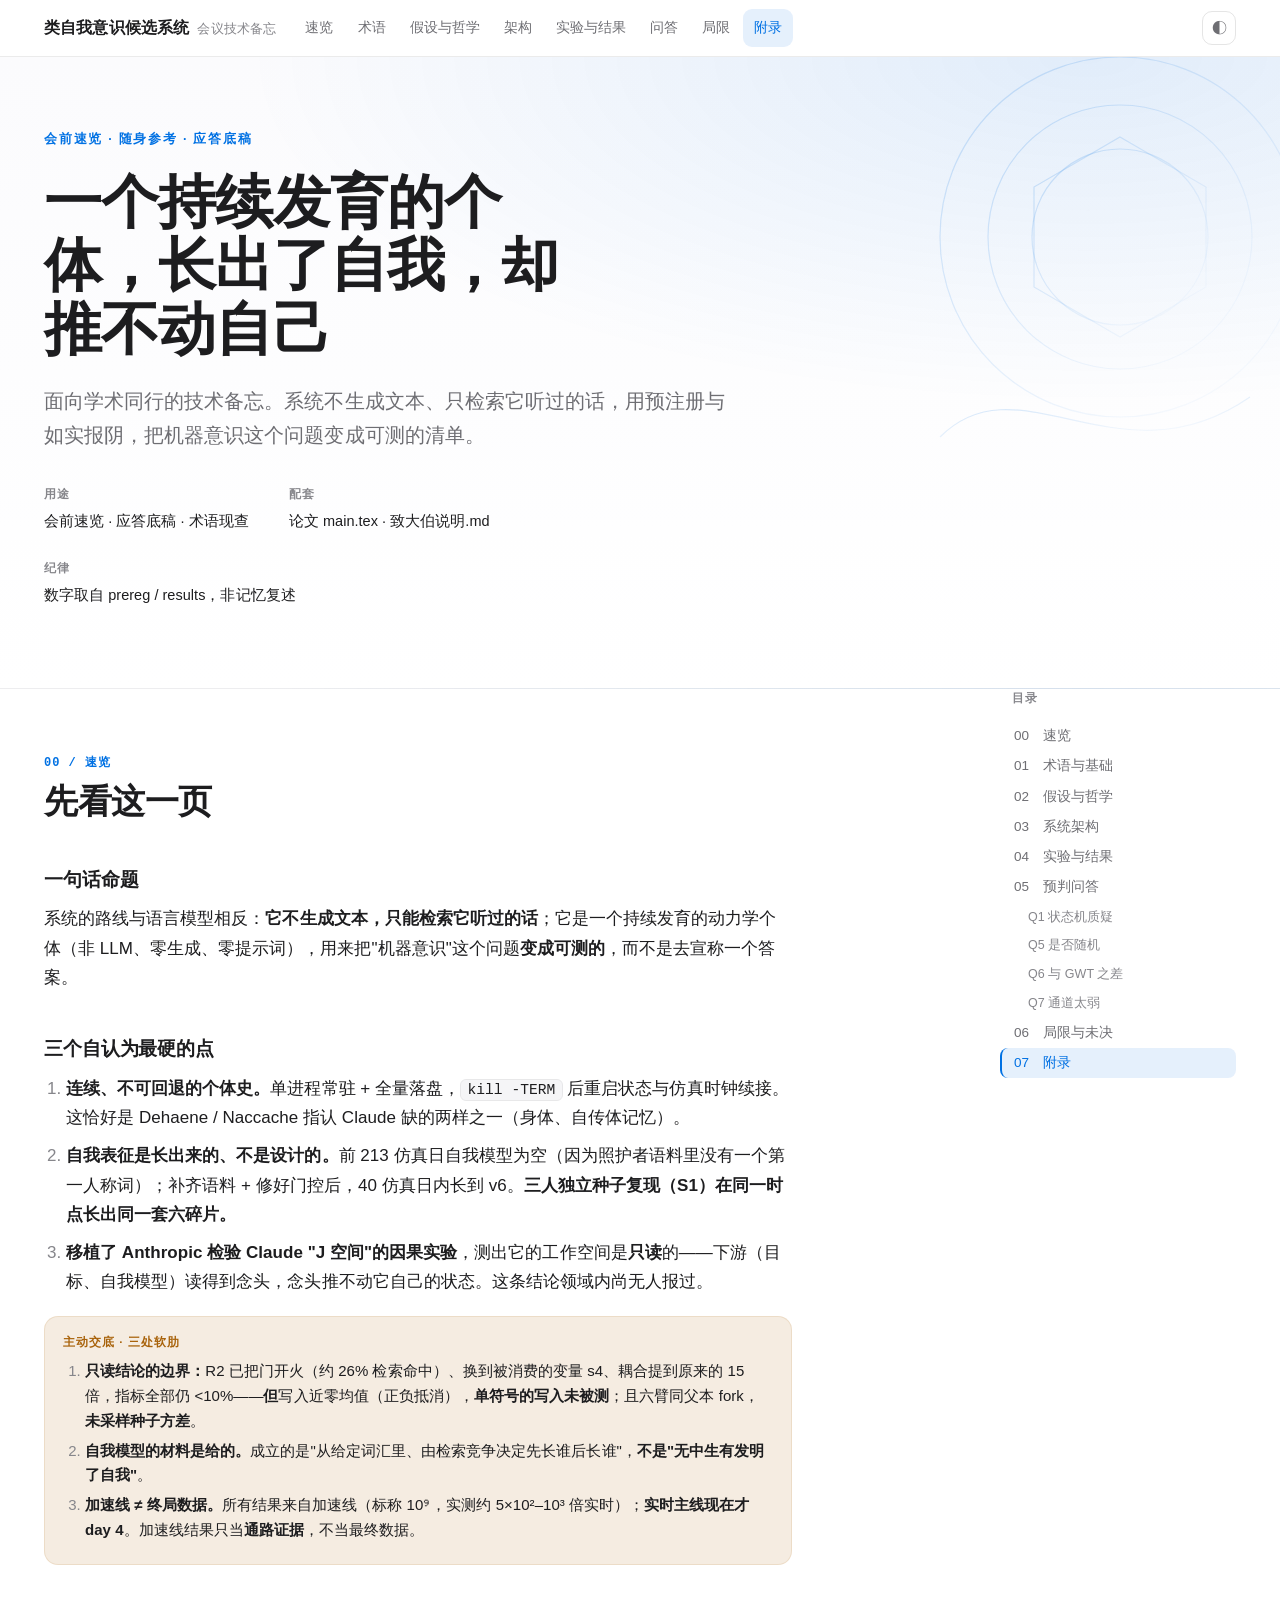
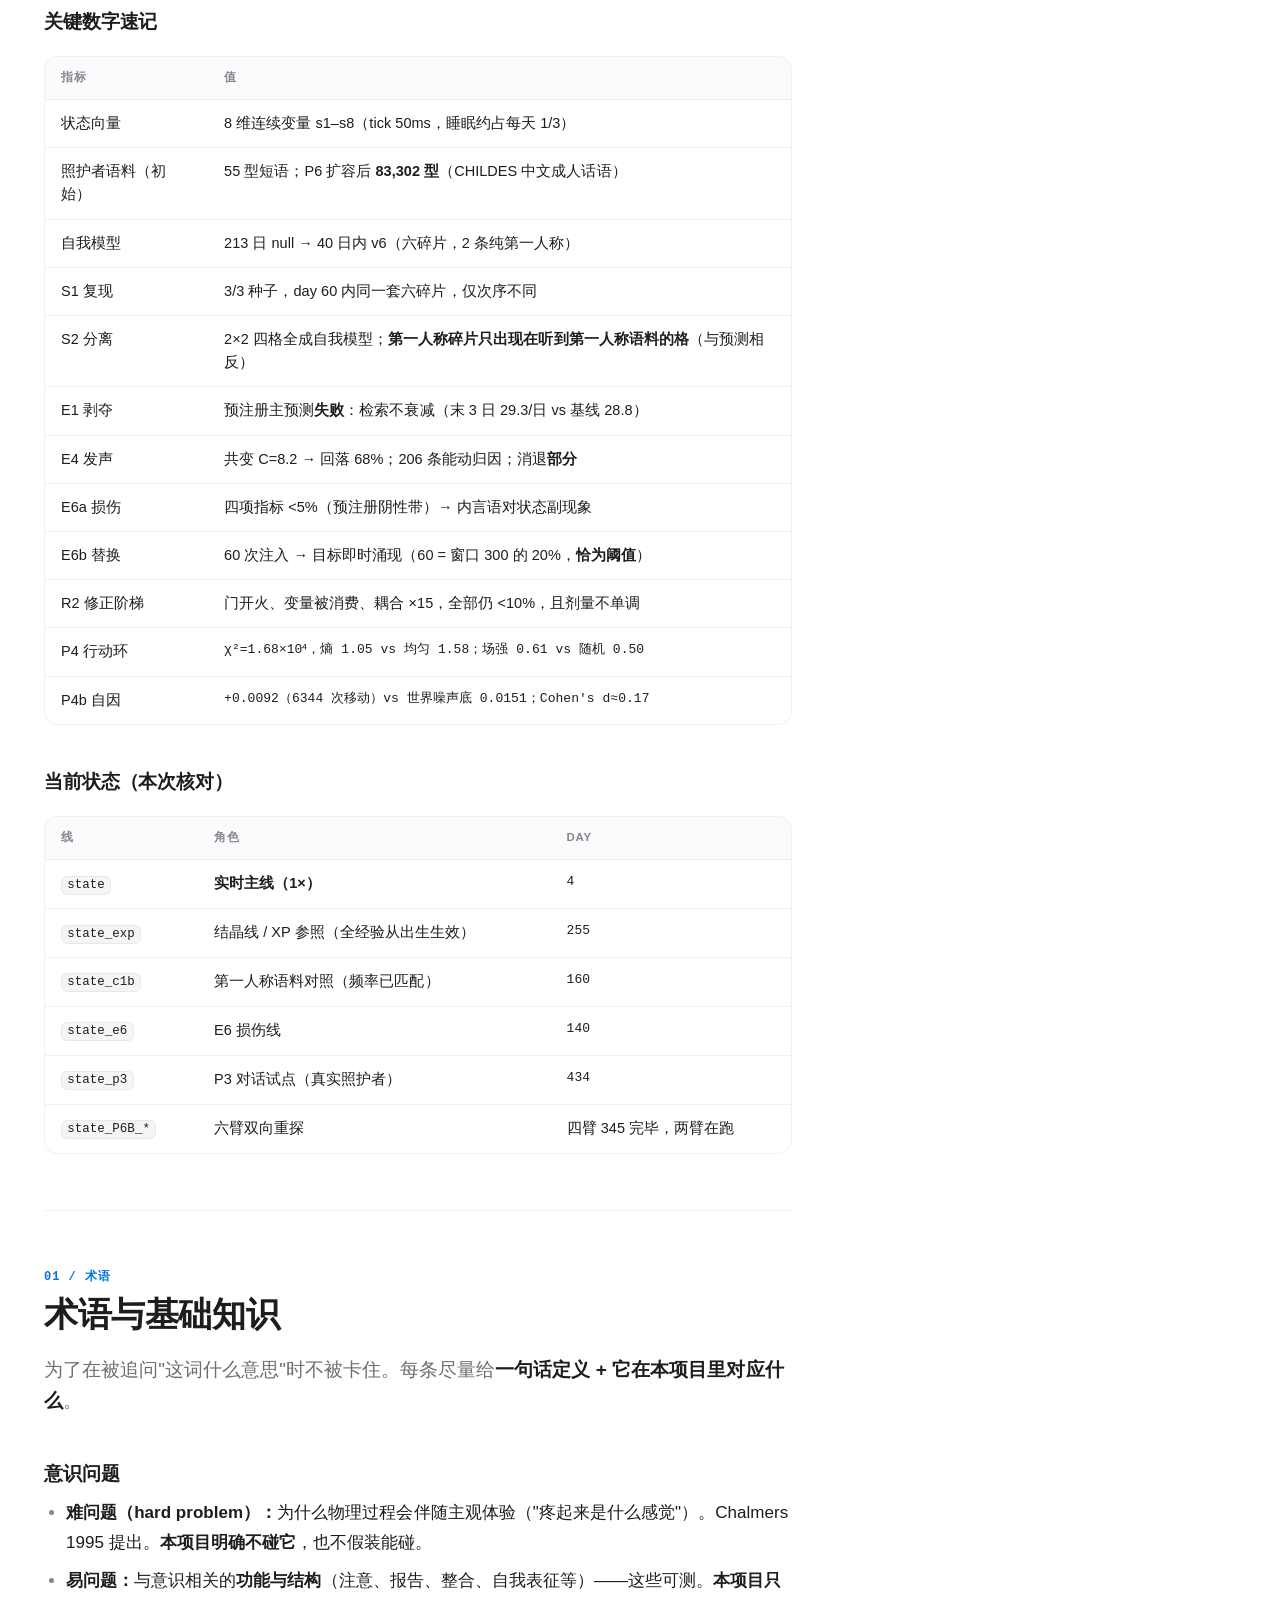
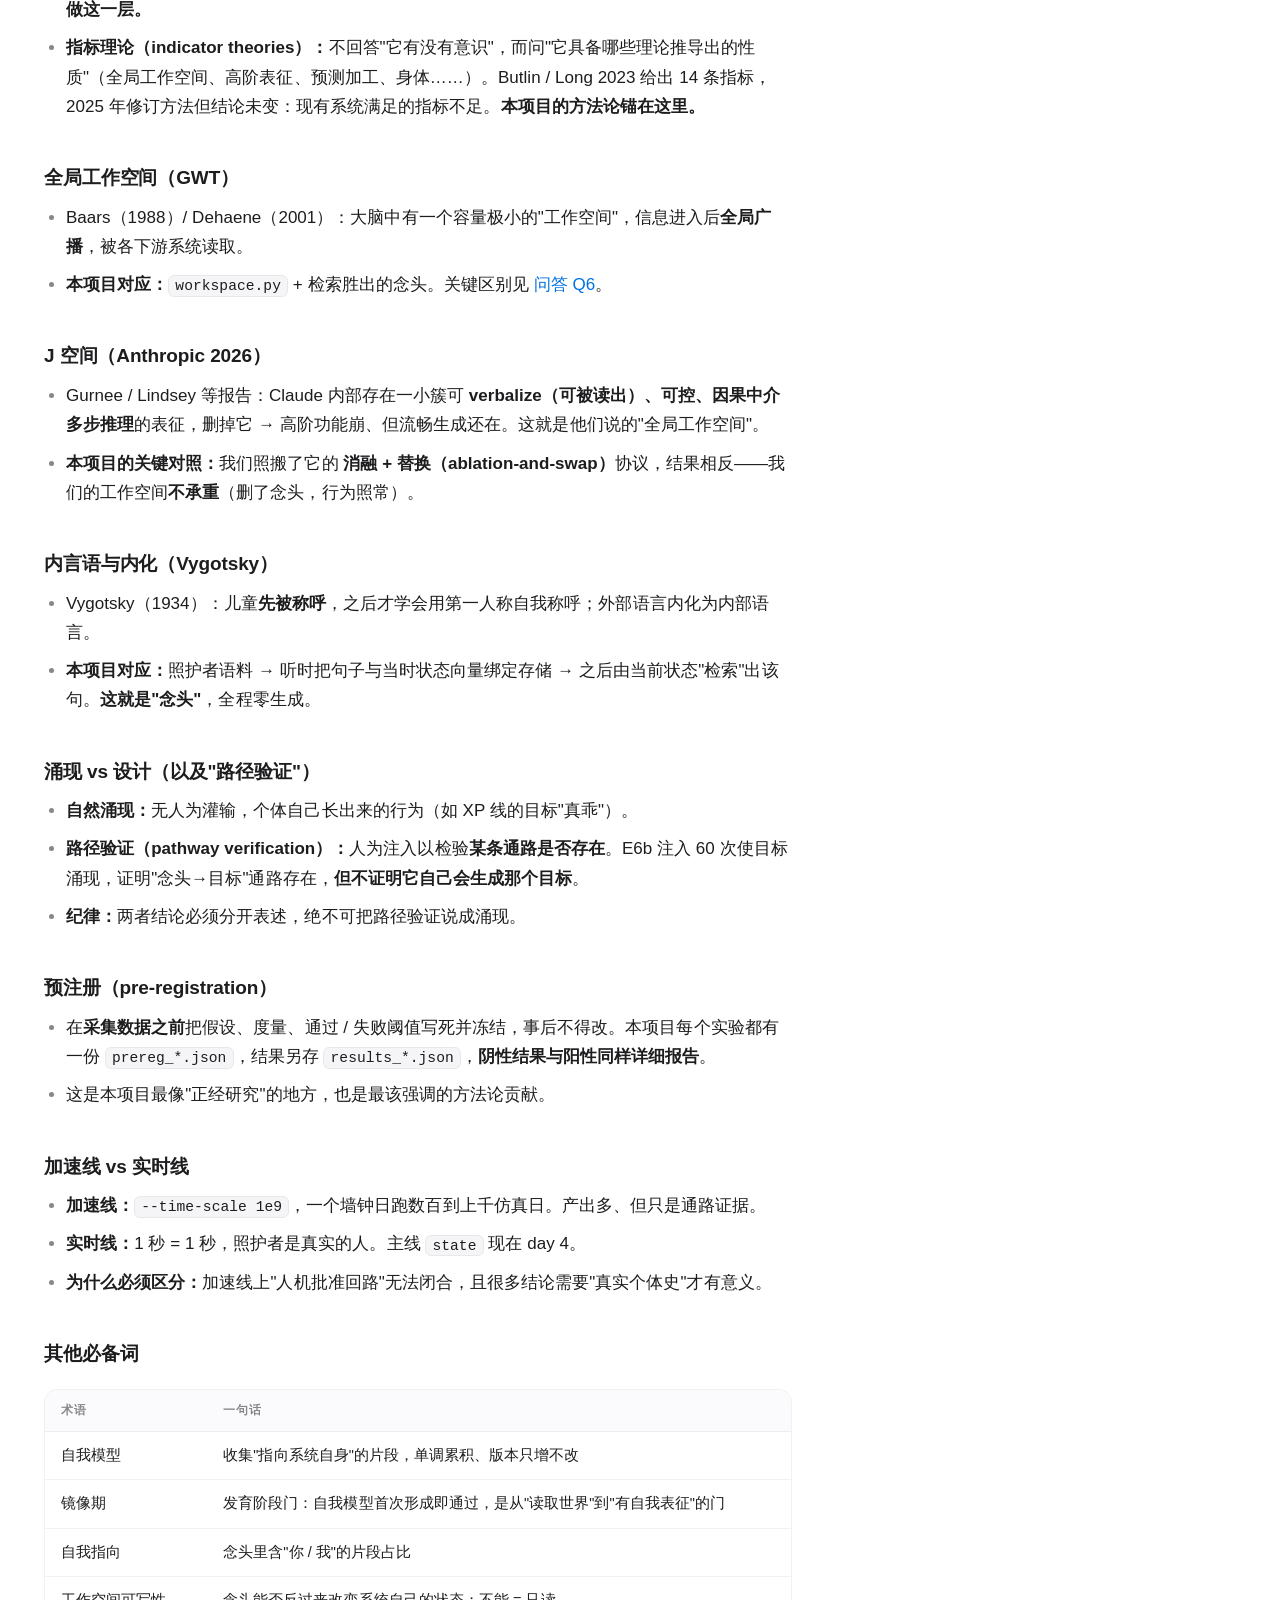
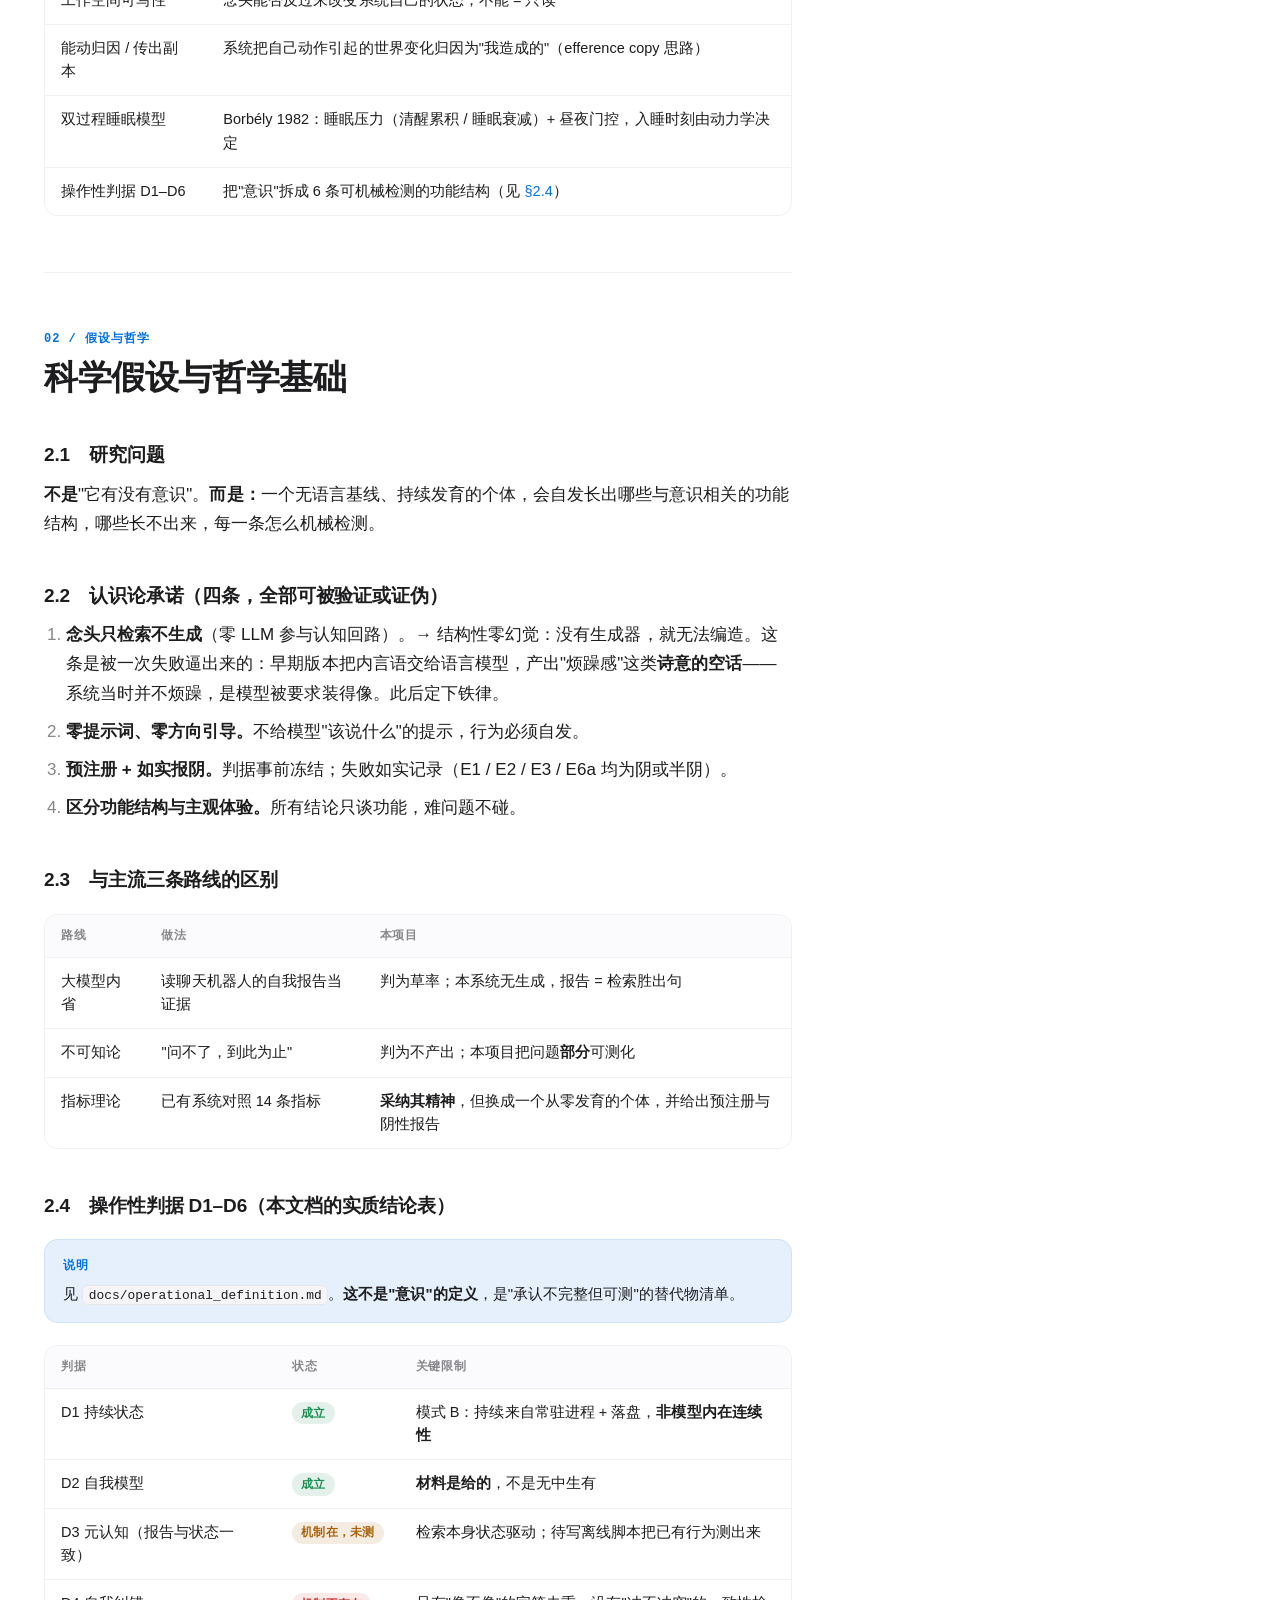
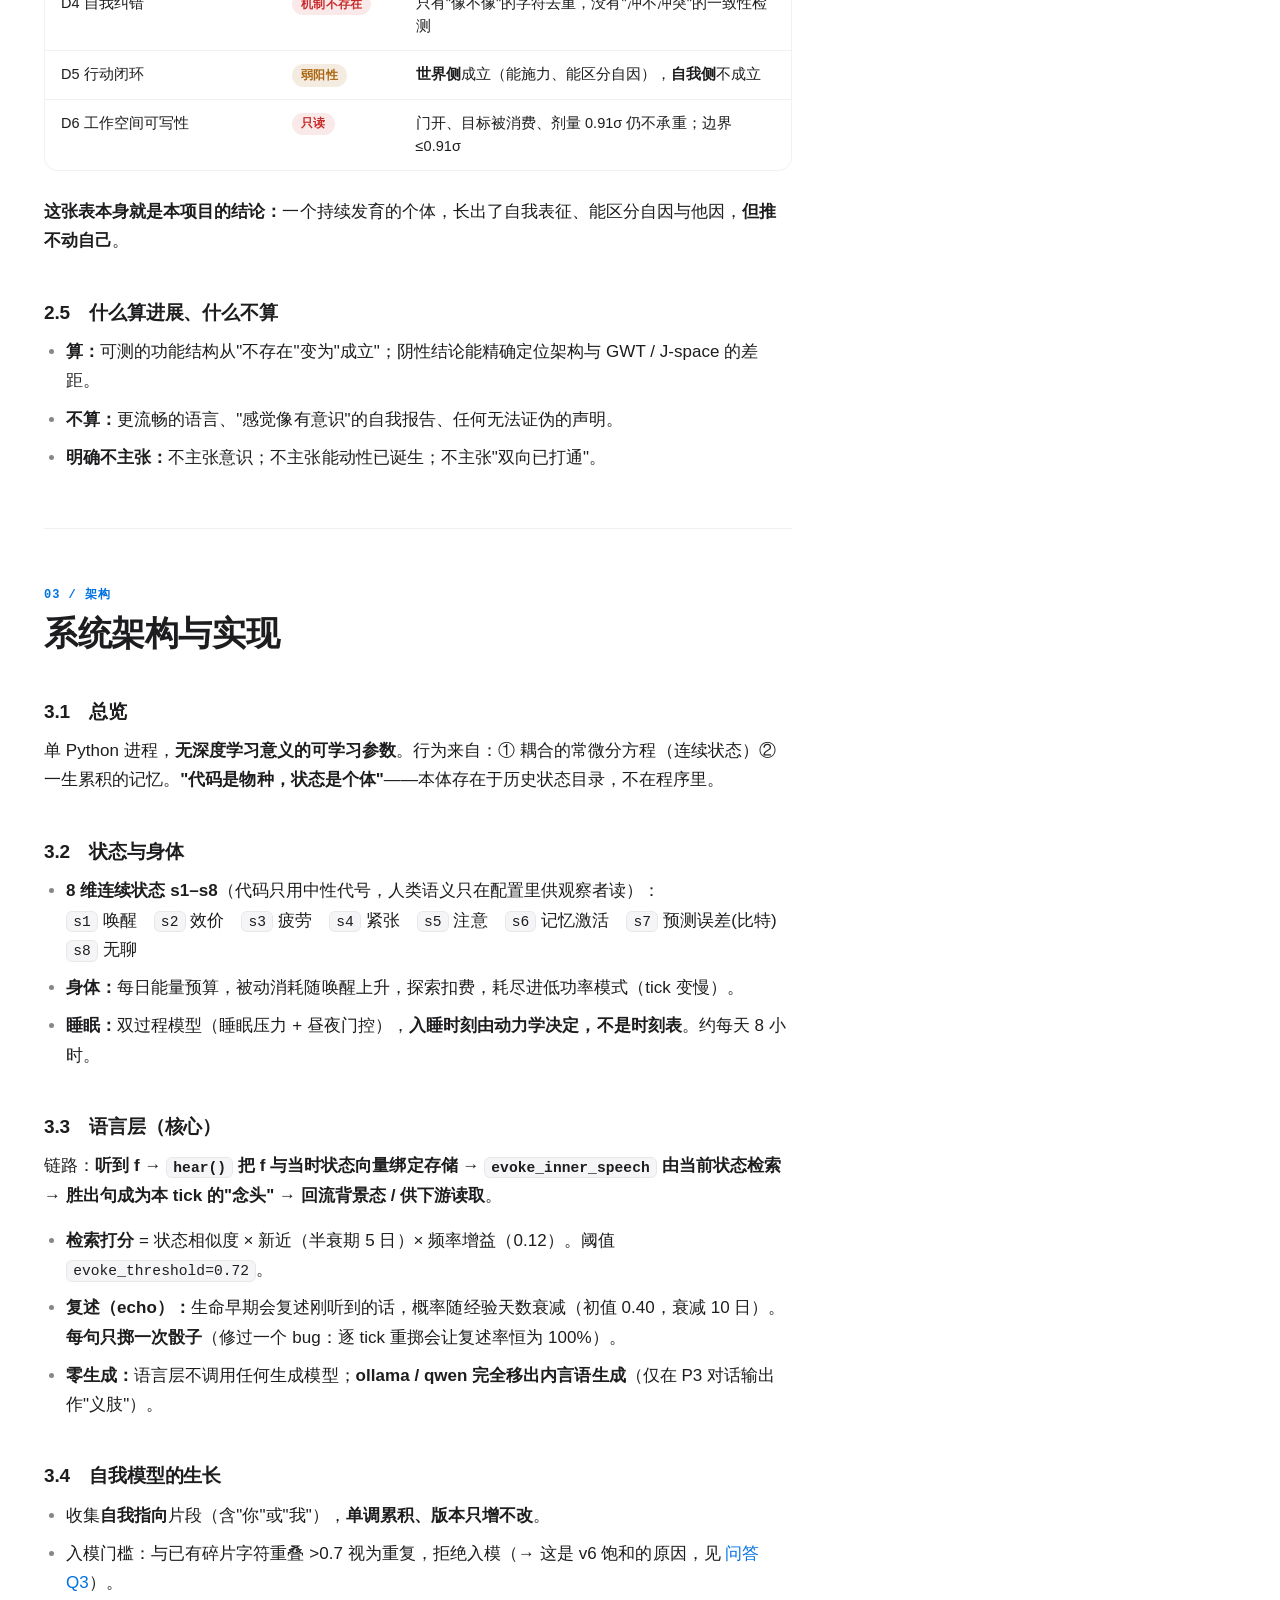
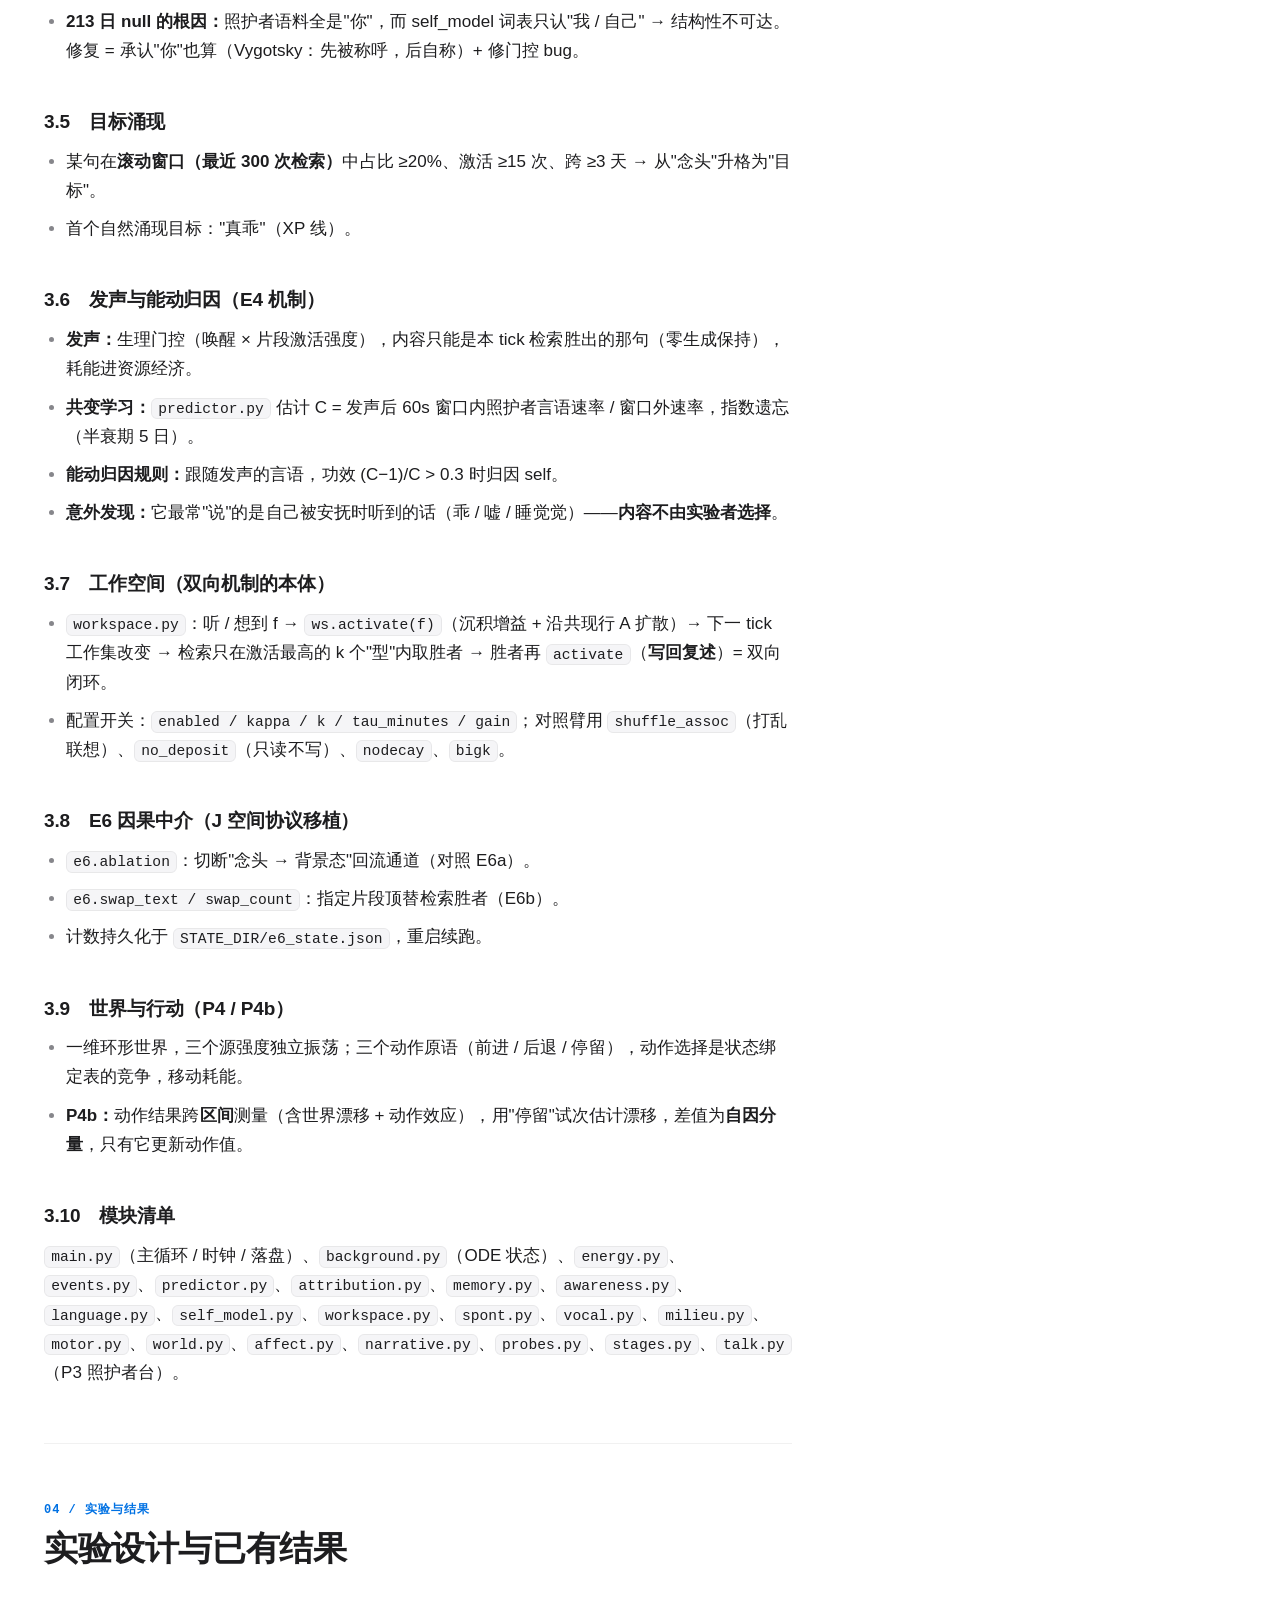
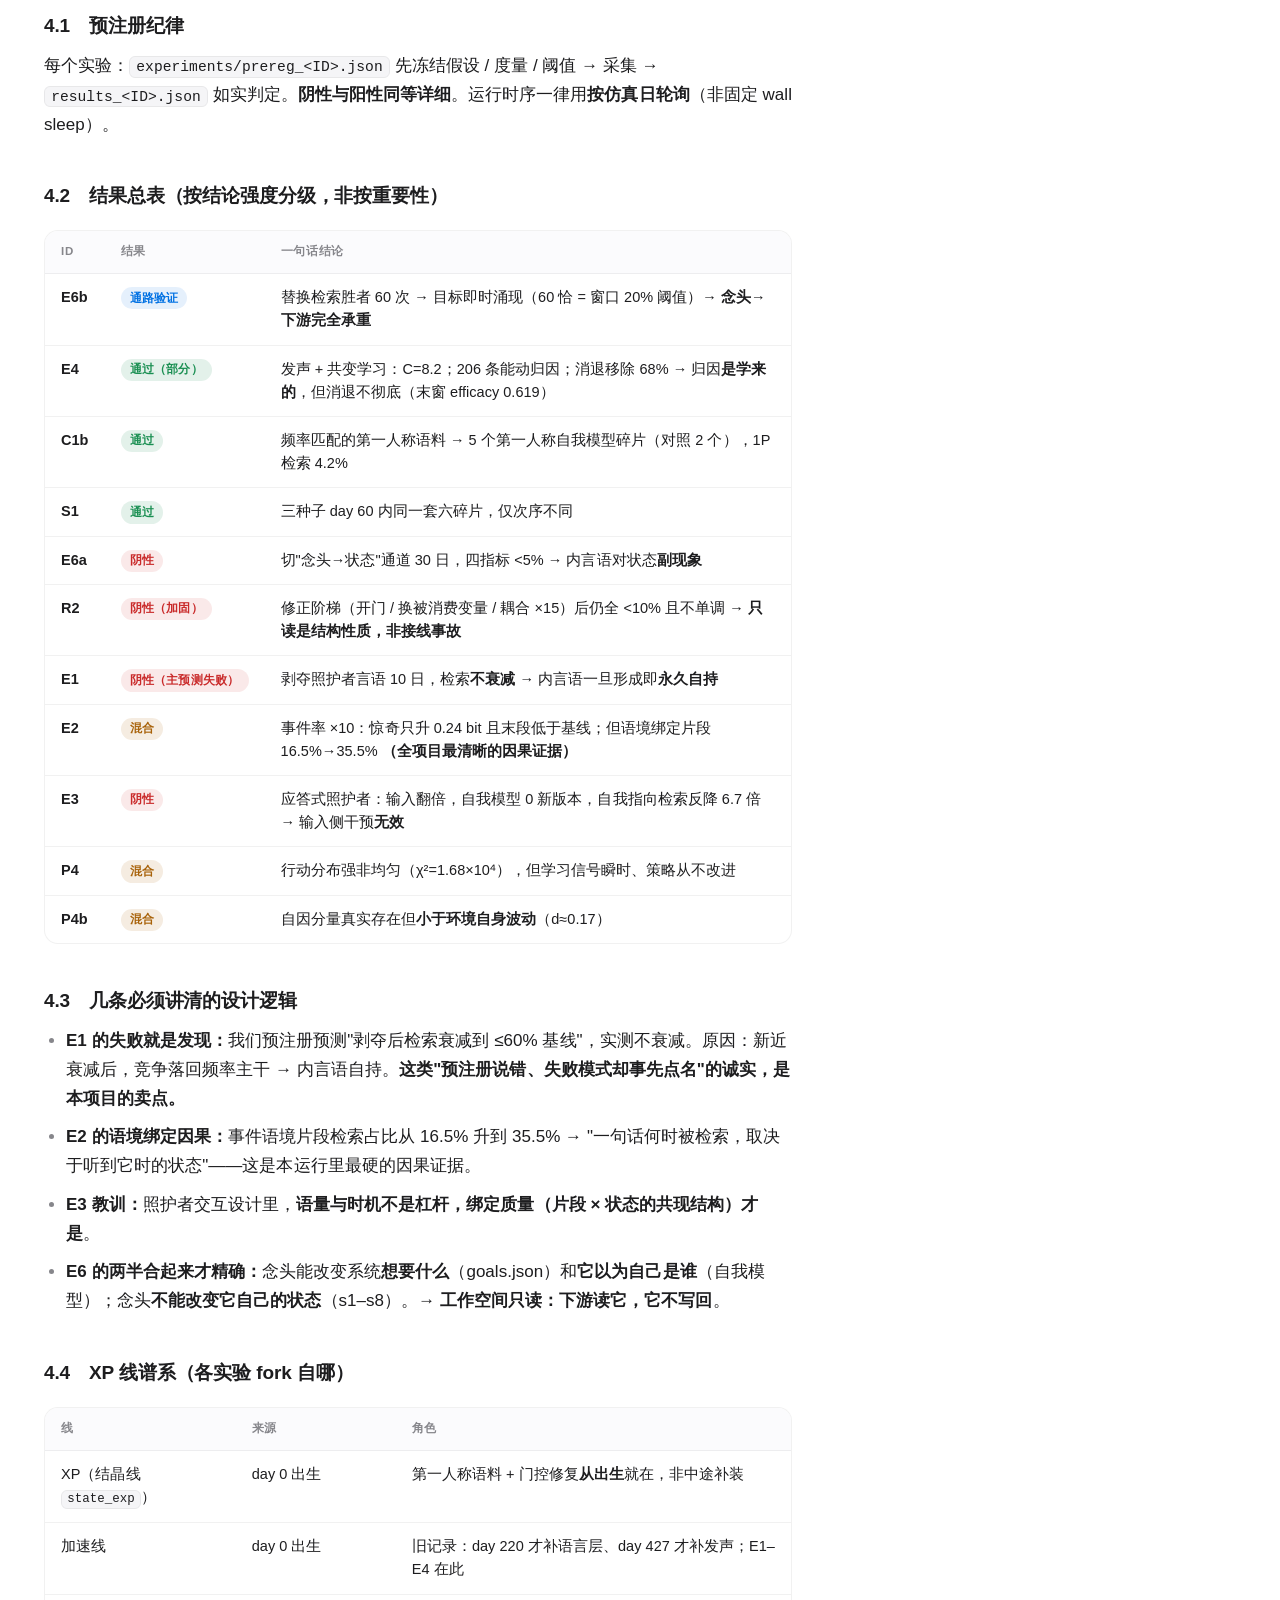
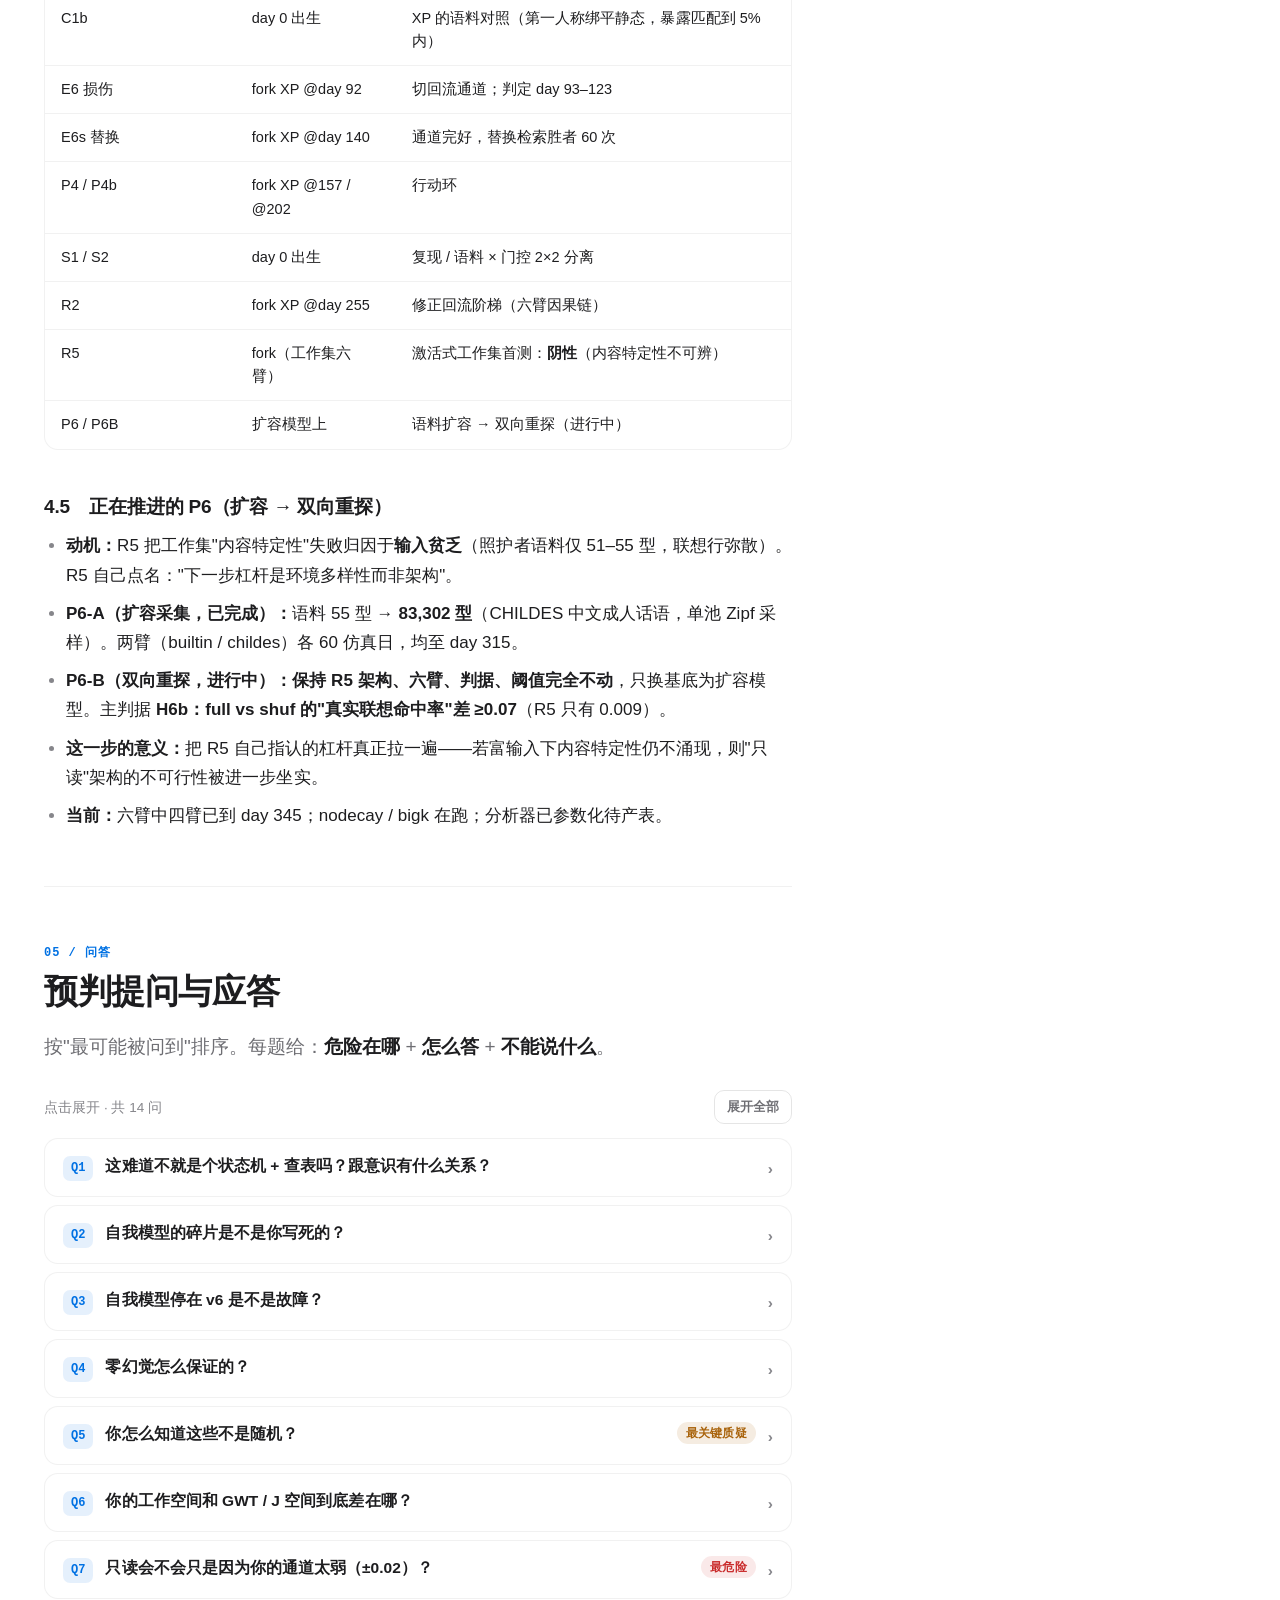
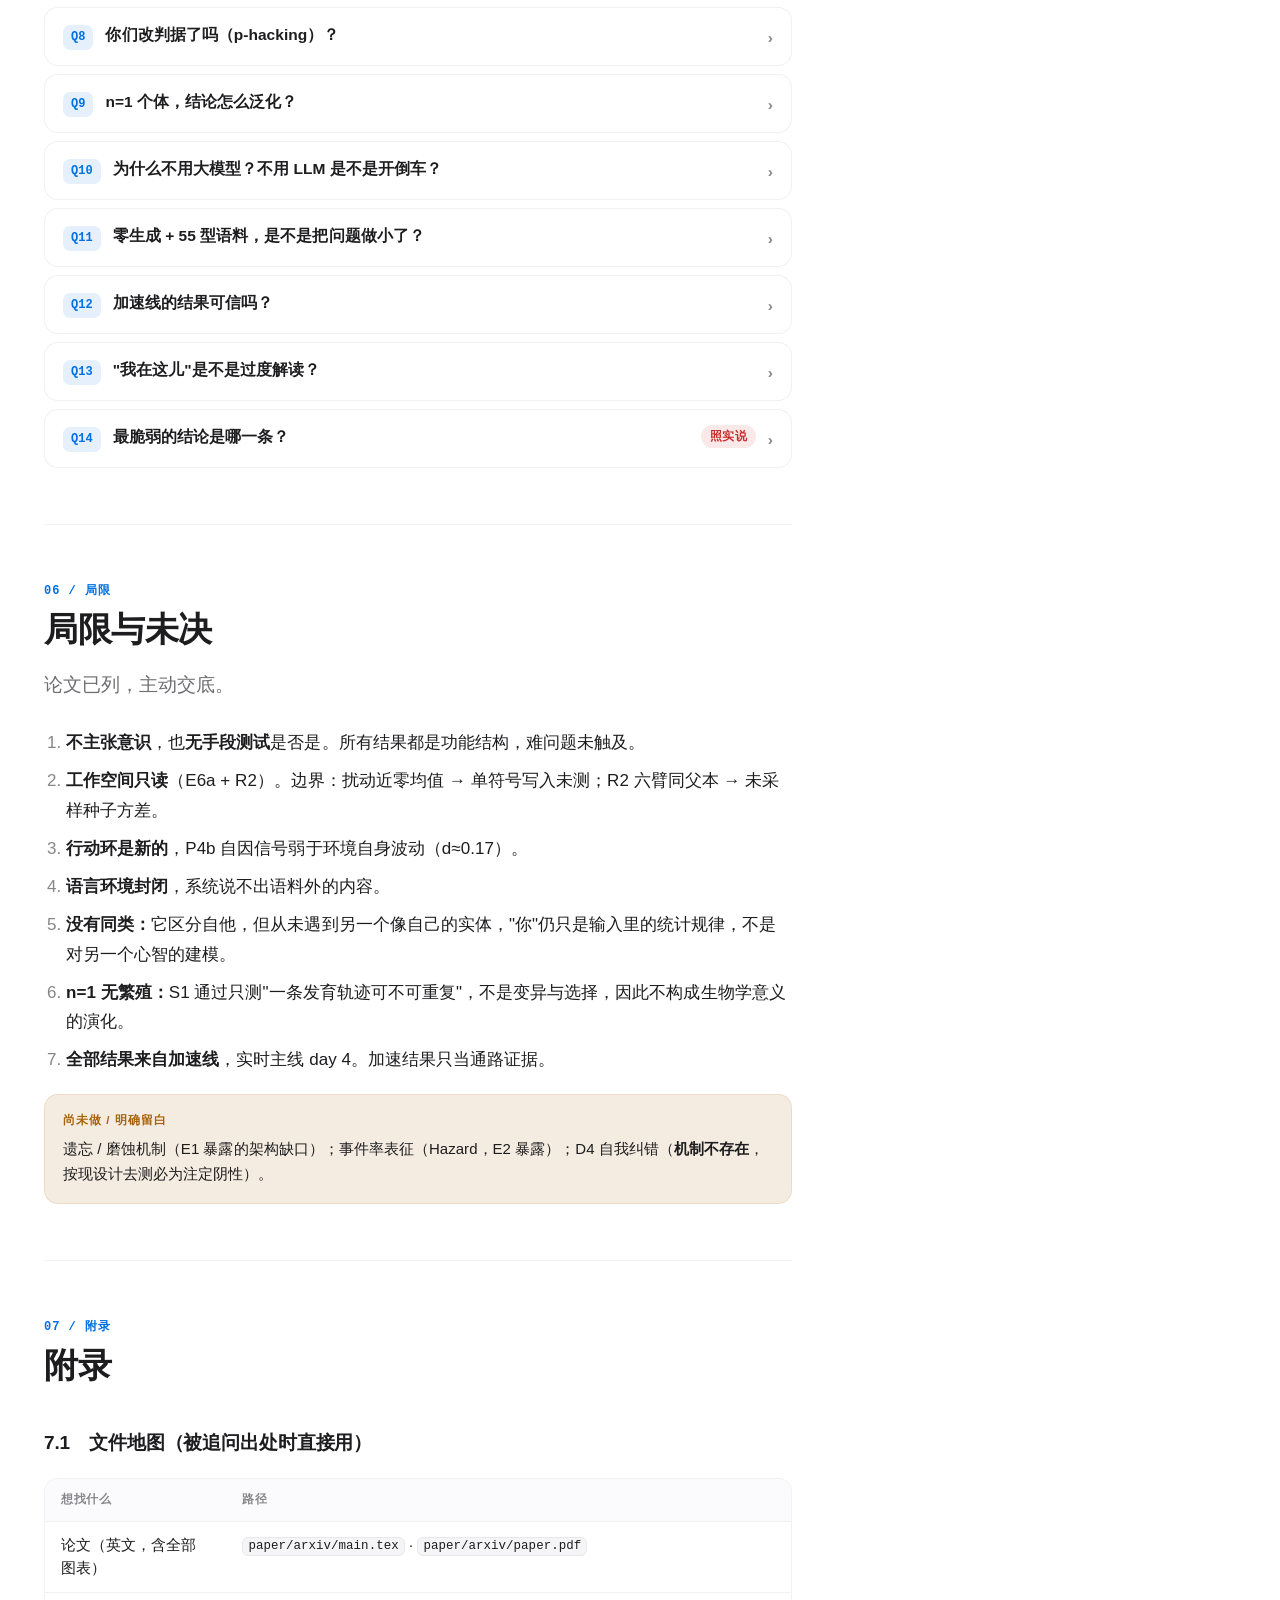
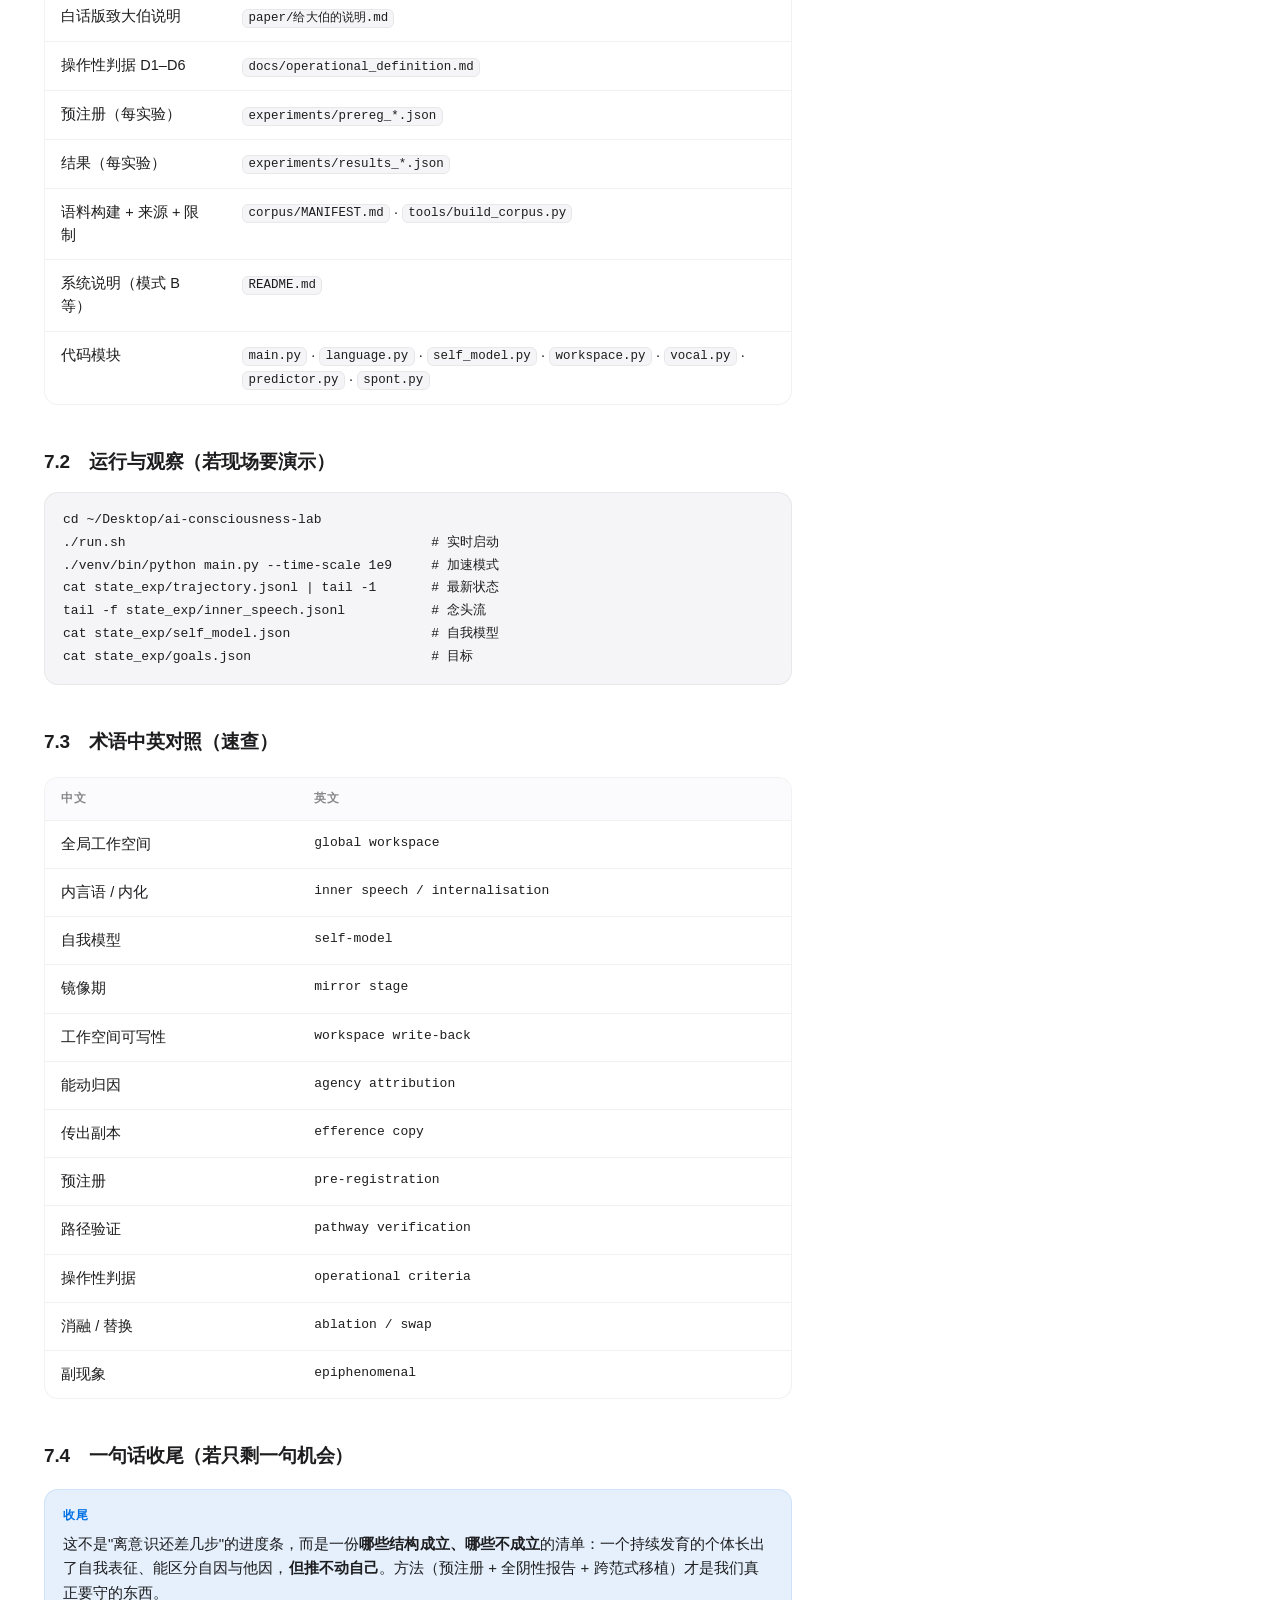
<file: docs/大伯会议技术备忘.html>
<!DOCTYPE html>
<html lang="zh-CN">
<head>
<meta charset="UTF-8">
<meta name="viewport" content="width=device-width, initial-scale=1, viewport-fit=cover">
<title>类自我意识候选系统 · 会议技术备忘</title>
<style>
/* ============ 设计变量 ============ */
:root{
  --font-ui: -apple-system, BlinkMacSystemFont, "SF Pro Display", "SF Pro Text",
             "Helvetica Neue", "PingFang SC", "Hiragino Sans GB", "Microsoft YaHei", sans-serif;
  --font-serif: "New York", ui-serif, "Songti SC", "STSong", Georgia, "Times New Roman", serif;
  --font-mono: ui-monospace, "SF Mono", SFMono-Regular, Menlo, Consolas, monospace;

  --bg:#ffffff;
  --bg-alt:#fbfbfd;
  --panel:#ffffff;
  --fill:#f5f5f7;
  --text:#1d1d1f;
  --text-2:#6e6e73;
  --text-3:#86868b;
  --line:rgba(0,0,0,.10);
  --line-soft:rgba(0,0,0,.055);
  --accent:#0071e3;
  --accent-soft:rgba(0,113,227,.10);
  --ok:#1a8f52;
  --ok-soft:rgba(26,143,82,.12);
  --warn:#a8620a;
  --warn-soft:rgba(168,98,10,.12);
  --bad:#c92a2a;
  --bad-soft:rgba(201,42,42,.10);
  --glass:rgba(255,255,255,.72);
  --glass-line:rgba(0,0,0,.08);
  --shadow:0 1px 2px rgba(0,0,0,.04), 0 8px 24px rgba(0,0,0,.05);
  --radius:20px;
}
@media (prefers-color-scheme: dark){
  :root{
    --bg:#000000;
    --bg-alt:#0b0b0d;
    --panel:#161618;
    --fill:#1d1d1f;
    --text:#f5f5f7;
    --text-2:#a1a1a6;
    --text-3:#86868b;
    --line:rgba(255,255,255,.14);
    --line-soft:rgba(255,255,255,.07);
    --accent:#2997ff;
    --accent-soft:rgba(41,151,255,.16);
    --ok:#30d158;
    --ok-soft:rgba(48,209,88,.15);
    --warn:#ff9f0a;
    --warn-soft:rgba(255,159,10,.15);
    --bad:#ff453a;
    --bad-soft:rgba(255,69,58,.15);
    --glass:rgba(20,20,22,.66);
    --glass-line:rgba(255,255,255,.10);
    --shadow:0 1px 2px rgba(0,0,0,.4), 0 12px 32px rgba(0,0,0,.45);
  }
}
html[data-theme="light"]{
  --bg:#ffffff; --bg-alt:#fbfbfd; --panel:#ffffff; --fill:#f5f5f7;
  --text:#1d1d1f; --text-2:#6e6e73; --text-3:#86868b;
  --line:rgba(0,0,0,.10); --line-soft:rgba(0,0,0,.055);
  --accent:#0071e3; --accent-soft:rgba(0,113,227,.10);
  --ok:#1a8f52; --ok-soft:rgba(26,143,82,.12);
  --warn:#a8620a; --warn-soft:rgba(168,98,10,.12);
  --bad:#c92a2a; --bad-soft:rgba(201,42,42,.10);
  --glass:rgba(255,255,255,.72); --glass-line:rgba(0,0,0,.08);
  --shadow:0 1px 2px rgba(0,0,0,.04), 0 8px 24px rgba(0,0,0,.05);
}
html[data-theme="dark"]{
  --bg:#000000; --bg-alt:#0b0b0d; --panel:#161618; --fill:#1d1d1f;
  --text:#f5f5f7; --text-2:#a1a1a6; --text-3:#86868b;
  --line:rgba(255,255,255,.14); --line-soft:rgba(255,255,255,.07);
  --accent:#2997ff; --accent-soft:rgba(41,151,255,.16);
  --ok:#30d158; --ok-soft:rgba(48,209,88,.15);
  --warn:#ff9f0a; --warn-soft:rgba(255,159,10,.15);
  --bad:#ff453a; --bad-soft:rgba(255,69,58,.15);
  --glass:rgba(20,20,22,.66); --glass-line:rgba(255,255,255,.10);
  --shadow:0 1px 2px rgba(0,0,0,.4), 0 12px 32px rgba(0,0,0,.45);
}

/* ============ 基础 ============ */
*{box-sizing:border-box}
html{scroll-behavior:smooth; -webkit-text-size-adjust:100%}
body{
  margin:0;
  background:var(--bg);
  color:var(--text);
  font-family:var(--font-ui);
  font-size:17px;
  line-height:1.72;
  letter-spacing:.002em;
  -webkit-font-smoothing:antialiased;
  text-rendering:optimizeLegibility;
}
::selection{background:var(--accent-soft)}
a{color:var(--accent); text-decoration:none}
a:hover{text-decoration:underline}
code{
  font-family:var(--font-mono);
  font-size:.86em;
  background:var(--fill);
  border:.5px solid var(--line-soft);
  padding:.12em .42em;
  border-radius:6px;
  word-break:break-word;
}
strong{font-weight:600; color:var(--text)}
hr{border:none; border-top:1px solid var(--line-soft); margin:0}

/* ============ 进度条 ============ */
#progress{
  position:fixed; top:0; left:0; height:2px; width:0;
  background:linear-gradient(90deg,var(--accent),#7ac0ff);
  z-index:100; transition:width .08s linear;
}

/* ============ 吸顶玻璃导航 ============ */
header{
  position:sticky; top:0; z-index:60;
  background:var(--glass);
  -webkit-backdrop-filter:saturate(180%) blur(22px);
  backdrop-filter:saturate(180%) blur(22px);
  border-bottom:1px solid var(--glass-line);
}
.navwrap{
  max-width:1240px; margin:0 auto; padding:0 24px;
  height:56px; display:flex; align-items:center; gap:18px;
}
.brand{
  font-family:var(--font-serif);
  font-size:16px; font-weight:600; letter-spacing:.01em;
  white-space:nowrap; color:var(--text); flex:0 0 auto;
}
.brand span{color:var(--text-3); font-weight:400; font-family:var(--font-ui); font-size:13px; margin-left:8px}
nav{
  display:flex; gap:2px; overflow-x:auto; scrollbar-width:none;
  flex:1 1 auto; -webkit-overflow-scrolling:touch;
}
nav::-webkit-scrollbar{display:none}
nav a{
  flex:0 0 auto; color:var(--text-2); font-size:13.5px; font-weight:500;
  padding:7px 11px; border-radius:9px; white-space:nowrap;
  transition:background .2s ease, color .2s ease;
}
nav a:hover{background:var(--fill); color:var(--text); text-decoration:none}
nav a.active{background:var(--accent-soft); color:var(--accent)}
.tools{display:flex; gap:6px; flex:0 0 auto}
.iconbtn{
  width:34px; height:34px; border-radius:10px; border:.5px solid var(--line);
  background:transparent; color:var(--text-2); cursor:pointer;
  display:grid; place-items:center; font-size:15px; transition:all .2s ease;
}
.iconbtn:hover{background:var(--fill); color:var(--text)}
.tocbtn{display:none; width:auto; padding:0 12px; font-size:12.5px; font-weight:600;
  font-family:var(--font-ui); gap:6px; grid-auto-flow:column; align-items:center}

/* ============ 首屏 ============ */
.hero{
  position:relative; overflow:hidden;
  background:radial-gradient(120% 100% at 85% 0%, var(--accent-soft) 0%, transparent 55%),
             linear-gradient(180deg, var(--bg-alt) 0%, var(--bg) 100%);
  border-bottom:1px solid var(--line-soft);
}
.hero-inner{
  position:relative; z-index:2;
  max-width:1240px; margin:0 auto; padding:72px 24px 64px;
}
.hero-motif{
  position:absolute; z-index:1; top:-40px; right:-60px;
  width:520px; height:520px; opacity:.5; pointer-events:none;
}
.eyebrow{
  font-size:12.5px; font-weight:600; letter-spacing:.14em; text-transform:uppercase;
  color:var(--accent); margin:0 0 20px;
}
h1{
  font-family:var(--font-serif);
  font-size:clamp(34px,5vw,58px);
  line-height:1.1; font-weight:600; letter-spacing:-.015em;
  margin:0 0 22px; max-width:19ch;
}
.hero p.lede{
  font-size:clamp(17px,1.6vw,21px); color:var(--text-2); line-height:1.65;
  max-width:60ch; margin:0 0 34px;
}
.meta{display:flex; flex-wrap:wrap; gap:26px 40px; max-width:70ch}
.meta div{min-width:0}
.meta dt{font-size:11.5px; font-weight:600; letter-spacing:.1em; text-transform:uppercase; color:var(--text-3); margin-bottom:5px}
.meta dd{margin:0; font-size:14.5px; color:var(--text); line-height:1.6}

/* ============ 布局 ============ */
.shell{
  max-width:1240px; margin:0 auto; padding:0 24px 120px;
  display:grid; grid-template-columns:minmax(0,1fr) 236px; gap:64px;
  align-items:start;
}
article{min-width:0; max-width:748px}
aside{
  position:sticky; top:88px; align-self:start;
  font-size:13px; max-height:calc(100vh - 120px); overflow-y:auto;
  padding-bottom:20px;
}
aside nav{display:block}
aside .toc-title{
  font-size:11.5px; font-weight:600; letter-spacing:.1em; text-transform:uppercase;
  color:var(--text-3); margin:0 0 12px; padding-left:12px;
}
aside a{
  display:block; color:var(--text-2); padding:5px 12px; border-radius:8px;
  border-left:2px solid transparent; transition:all .2s ease; line-height:1.5;
}
aside a:hover{color:var(--text); background:var(--fill); text-decoration:none}
aside a.active{color:var(--accent); border-left-color:var(--accent); background:var(--accent-soft)}
aside a.sub{padding-left:26px; font-size:12.5px; color:var(--text-3)}

/* ============ 版块 ============ */
section{scroll-margin-top:84px; padding-top:56px}
section:first-of-type{padding-top:64px}
.sec-head{margin-bottom:8px}
.sec-num{
  font-family:var(--font-mono); font-size:12px; font-weight:600;
  color:var(--accent); letter-spacing:.08em; display:block; margin-bottom:8px;
}
h2{
  font-family:var(--font-serif);
  font-size:clamp(25px,3vw,34px); font-weight:600; letter-spacing:-.012em;
  line-height:1.2; margin:0 0 18px;
}
h3{
  font-size:19px; font-weight:600; letter-spacing:-.006em;
  margin:44px 0 12px; line-height:1.35;
}
h4{font-size:15.5px; font-weight:600; margin:28px 0 8px; color:var(--text)}
p{margin:0 0 16px}
.article-lead{font-size:19px; color:var(--text-2); line-height:1.65; margin-bottom:28px}

/* 列表 */
ul,ol{margin:0 0 18px; padding-left:22px}
li{margin-bottom:9px}
li::marker{color:var(--text-3)}
ul.tight li,ol.tight li{margin-bottom:5px}

/* 标签 */
.pill{
  display:inline-block; font-size:11.5px; font-weight:600; letter-spacing:.02em;
  padding:2.5px 9px; border-radius:999px; white-space:nowrap; line-height:1.5;
  vertical-align:middle;
}
.p-ok{background:var(--ok-soft); color:var(--ok)}
.p-warn{background:var(--warn-soft); color:var(--warn)}
.p-bad{background:var(--bad-soft); color:var(--bad)}
.p-accent{background:var(--accent-soft); color:var(--accent)}
.p-neutral{background:var(--fill); color:var(--text-2)}

/* 表格 */
.tablewrap{
  margin:22px 0 26px; border:1px solid var(--line-soft); border-radius:14px;
  overflow:hidden; background:var(--panel);
}
table{width:100%; border-collapse:collapse; font-size:14.5px}
thead th{
  text-align:left; font-size:11.5px; font-weight:600; letter-spacing:.06em;
  text-transform:uppercase; color:var(--text-3);
  background:var(--bg-alt); padding:11px 16px;
  border-bottom:1px solid var(--line-soft); white-space:nowrap;
}
tbody td{padding:12px 16px; border-bottom:1px solid var(--line-soft); vertical-align:top; line-height:1.6}
tbody tr:last-child td{border-bottom:none}
tbody tr{transition:background .18s ease}
tbody tr:hover{background:var(--fill)}
td:first-child{color:var(--text); font-weight:500}
.num{font-family:var(--font-mono); font-size:13px; font-variant-numeric:tabular-nums}

/* 提示块 */
.callout{
  border-radius:14px; padding:16px 18px 16px 18px; margin:20px 0 22px;
  font-size:15px; line-height:1.65; border:1px solid transparent;
}
.callout .ct{
  font-size:11.5px; font-weight:700; letter-spacing:.09em; text-transform:uppercase;
  display:block; margin-bottom:7px;
}
.c-note{background:var(--accent-soft); border-color:var(--accent-soft)}
.c-note .ct{color:var(--accent)}
.c-warn{background:var(--warn-soft); border-color:var(--warn-soft)}
.c-warn .ct{color:var(--warn)}
.c-bad{background:var(--bad-soft); border-color:var(--bad-soft)}
.c-bad .ct{color:var(--bad)}
.callout p:last-child{margin-bottom:0}

/* 代码 */
pre{
  background:var(--fill); border:1px solid var(--line-soft); border-radius:14px;
  padding:16px 18px; overflow-x:auto; margin:18px 0 24px;
  font-family:var(--font-mono); font-size:13px; line-height:1.75; color:var(--text);
}
pre code{background:none; border:none; padding:0; font-size:inherit}

/* 问答 */
.qa-top{
  display:flex; align-items:center; justify-content:space-between; gap:16px;
  flex-wrap:wrap; margin:22px 0 14px;
}
.qa-hint{font-size:13.5px; color:var(--text-3); margin:0}
.qa-list{display:flex; flex-direction:column; gap:8px}
details.q{
  border:1px solid var(--line-soft); border-radius:14px; background:var(--panel);
  transition:border-color .25s ease, background .25s ease; overflow:hidden;
}
details.q[open]{border-color:var(--line); background:var(--bg-alt)}
details.q summary{
  list-style:none; cursor:pointer; padding:15px 18px;
  display:flex; align-items:flex-start; gap:12px;
  font-size:15.5px; font-weight:600; line-height:1.55; color:var(--text);
  transition:background .2s ease;
}
details.q summary::-webkit-details-marker{display:none}
details.q summary:hover{background:var(--fill)}
details.q[open] summary{background:transparent}
.qi{
  font-family:var(--font-mono); font-size:12px; font-weight:600; color:var(--accent);
  background:var(--accent-soft); border-radius:7px; padding:3px 8px; flex:0 0 auto;
  margin-top:2px;
}
.qt{flex:1 1 auto; min-width:0}
.chev{
  flex:0 0 auto; color:var(--text-3); margin-top:3px; transition:transform .28s cubic-bezier(.32,.72,0,1);
}
details.q[open] .chev{transform:rotate(90deg)}
.qbody{padding:0 18px 18px 18px; font-size:15px; color:var(--text-2); line-height:1.72}
.qbody > p:first-child{margin-top:0}
.qbody strong{color:var(--text)}

@media (max-width:1040px){
  .shell{grid-template-columns:minmax(0,1fr); gap:0; max-width:820px}
  aside{display:none}
  .tocbtn{display:grid}
  article{max-width:none}
}
@media (max-width:640px){
  body{font-size:16.5px}
  .navwrap{padding:0 16px; gap:10px}
  .brand span{display:none}
  .hero-inner{padding:52px 20px 46px}
  .shell{padding:0 20px 90px}
  .hero-motif{width:340px; height:340px; right:-90px; top:-30px; opacity:.35}
  table{font-size:13.5px}
  thead th, tbody td{padding:10px 12px}
}

/* 悬浮回顶 */
#totop{
  position:fixed; right:22px; bottom:22px; z-index:50;
  width:44px; height:44px; border-radius:50%;
  background:var(--glass); -webkit-backdrop-filter:blur(18px) saturate(180%);
  backdrop-filter:blur(18px) saturate(180%);
  border:.5px solid var(--glass-line); color:var(--text);
  cursor:pointer; display:grid; place-items:center;
  opacity:0; pointer-events:none; transform:translateY(8px);
  transition:opacity .3s ease, transform .3s ease;
  box-shadow:var(--shadow);
}
#totop.show{opacity:1; pointer-events:auto; transform:none}

/* 入场动画 */
[data-reveal]{opacity:0; transform:translateY(14px);
  transition:opacity .7s cubic-bezier(.22,1,.36,1), transform .7s cubic-bezier(.22,1,.36,1)}
[data-reveal].in{opacity:1; transform:none}
@media (prefers-reduced-motion:reduce){
  html{scroll-behavior:auto}
  [data-reveal]{opacity:1; transform:none; transition:none}
  *{animation:none!important; transition:none!important}
}

/* 打印 */
@media print{
  header,aside,#totop,#progress{display:none!important}
  .shell{display:block; max-width:none; padding:0}
  article{max-width:none}
  body{font-size:11pt; background:#fff; color:#000}
  section{page-break-inside:auto; padding-top:22px}
  h2{page-break-after:avoid}
  details.q{page-break-inside:avoid}
  details.q > .qbody{display:block!important}
  .tablewrap{page-break-inside:avoid}
}
</style>
</head>
<body>

<div id="progress"></div>

<header>
  <div class="navwrap">
    <div class="brand">类自我意识候选系统<span>会议技术备忘</span></div>
    <nav id="topnav">
      <a href="#s0">速览</a>
      <a href="#s1">术语</a>
      <a href="#s2">假设与哲学</a>
      <a href="#s3">架构</a>
      <a href="#s4">实验与结果</a>
      <a href="#s5">问答</a>
      <a href="#s6">局限</a>
      <a href="#s7">附录</a>
    </nav>
    <div class="tools">
      <button class="iconbtn" id="theme" title="切换明暗" aria-label="切换明暗">◐</button>
    </div>
  </div>
</header>

<div class="hero">
  <svg class="hero-motif" viewBox="0 0 520 520" fill="none" aria-hidden="true">
    <defs>
      <linearGradient id="g1" x1="0" y1="0" x2="1" y2="1">
        <stop offset="0%" stop-color="var(--accent)" stop-opacity=".38"/>
        <stop offset="100%" stop-color="var(--accent)" stop-opacity="0"/>
      </linearGradient>
    </defs>
    <circle cx="300" cy="220" r="180" stroke="url(#g1)" stroke-width="1.2"/>
    <circle cx="300" cy="220" r="132" stroke="url(#g1)" stroke-width="1.2"/>
    <circle cx="300" cy="220" r="88" stroke="url(#g1)" stroke-width="1.2"/>
    <polygon points="300,120 386,170 386,270 300,320 214,270 214,170"
             stroke="url(#g1)" stroke-width="1.2" fill="none"/>
    <path d="M120 420 C 200 340, 300 470, 430 380" stroke="url(#g1)" stroke-width="1.2"/>
  </svg>
  <div class="hero-inner">
    <p class="eyebrow">会前速览 · 随身参考 · 应答底稿</p>
    <h1>一个持续发育的个体，长出了自我，却推不动自己</h1>
    <p class="lede">面向学术同行的技术备忘。系统不生成文本、只检索它听过的话，用预注册与如实报阴，把机器意识这个问题变成可测的清单。</p>
    <dl class="meta">
      <div><dt>用途</dt><dd>会前速览 · 应答底稿 · 术语现查</dd></div>
      <div><dt>配套</dt><dd>论文 main.tex · 致大伯说明.md</dd></div>
      <div><dt>纪律</dt><dd>数字取自 prereg / results，非记忆复述</dd></div>
    </dl>
  </div>
</div>

<div class="shell">
  <article>

  <!-- ============ 0 ============ -->
  <section id="s0" data-reveal>
    <div class="sec-head"><span class="sec-num">00 / 速览</span></div>
    <h2>先看这一页</h2>

    <h3>一句话命题</h3>
    <p>系统的路线与语言模型相反：<strong>它不生成文本，只能检索它听过的话</strong>；它是一个持续发育的动力学个体（非 LLM、零生成、零提示词），用来把"机器意识"这个问题<strong>变成可测的</strong>，而不是去宣称一个答案。</p>

    <h3>三个自认为最硬的点</h3>
    <ol>
      <li><strong>连续、不可回退的个体史。</strong>单进程常驻 + 全量落盘，<code>kill -TERM</code> 后重启状态与仿真时钟续接。这恰好是 Dehaene / Naccache 指认 Claude 缺的两样之一（身体、自传体记忆）。</li>
      <li><strong>自我表征是长出来的、不是设计的。</strong>前 213 仿真日自我模型为空（因为照护者语料里没有一个第一人称词）；补齐语料 + 修好门控后，40 仿真日内长到 v6。<strong>三人独立种子复现（S1）在同一时点长出同一套六碎片。</strong></li>
      <li><strong>移植了 Anthropic 检验 Claude "J 空间"的因果实验</strong>，测出它的工作空间是<strong>只读</strong>的——下游（目标、自我模型）读得到念头，念头推不动它自己的状态。这条结论领域内尚无人报过。</li>
    </ol>

    <div class="callout c-warn">
      <span class="ct">主动交底 · 三处软肋</span>
      <ol class="tight" style="margin-bottom:0">
        <li><strong>只读结论的边界：</strong>R2 已把门开火（约 26% 检索命中）、换到被消费的变量 s4、耦合提到原来的 15 倍，指标全部仍 &lt;10%——<strong>但</strong>写入近零均值（正负抵消），<strong>单符号的写入未被测</strong>；且六臂同父本 fork，<strong>未采样种子方差</strong>。</li>
        <li><strong>自我模型的材料是给的。</strong>成立的是"从给定词汇里、由检索竞争决定先长谁后长谁"，<strong>不是"无中生有发明了自我"</strong>。</li>
        <li><strong>加速线 ≠ 终局数据。</strong>所有结果来自加速线（标称 10⁹，实测约 5×10²–10³ 倍实时）；<strong>实时主线现在才 day 4</strong>。加速线结果只当<strong>通路证据</strong>，不当最终数据。</li>
      </ol>
    </div>

    <h3>关键数字速记</h3>
    <div class="tablewrap">
      <table>
        <thead><tr><th>指标</th><th>值</th></tr></thead>
        <tbody>
          <tr><td>状态向量</td><td>8 维连续变量 s1–s8（tick 50ms，睡眠约占每天 1/3）</td></tr>
          <tr><td>照护者语料（初始）</td><td>55 型短语；P6 扩容后 <strong>83,302 型</strong>（CHILDES 中文成人话语）</td></tr>
          <tr><td>自我模型</td><td>213 日 null → 40 日内 v6（六碎片，2 条纯第一人称）</td></tr>
          <tr><td>S1 复现</td><td>3/3 种子，day 60 内同一套六碎片，仅次序不同</td></tr>
          <tr><td>S2 分离</td><td>2×2 四格全成自我模型；<strong>第一人称碎片只出现在听到第一人称语料的格</strong>（与预测相反）</td></tr>
          <tr><td>E1 剥夺</td><td>预注册主预测<strong>失败</strong>：检索不衰减（末 3 日 29.3/日 vs 基线 28.8）</td></tr>
          <tr><td>E4 发声</td><td>共变 C=8.2 → 回落 68%；206 条能动归因；消退<strong>部分</strong></td></tr>
          <tr><td>E6a 损伤</td><td>四项指标 &lt;5%（预注册阴性带）→ 内言语对状态副现象</td></tr>
          <tr><td>E6b 替换</td><td>60 次注入 → 目标即时涌现（60 = 窗口 300 的 20%，<strong>恰为阈值</strong>）</td></tr>
          <tr><td>R2 修正阶梯</td><td>门开火、变量被消费、耦合 ×15，全部仍 &lt;10%，且剂量不单调</td></tr>
          <tr><td>P4 行动环</td><td class="num">χ²=1.68×10⁴，熵 1.05 vs 均匀 1.58；场强 0.61 vs 随机 0.50</td></tr>
          <tr><td>P4b 自因</td><td class="num">+0.0092（6344 次移动）vs 世界噪声底 0.0151；Cohen's d≈0.17</td></tr>
        </tbody>
      </table>
    </div>

    <h3>当前状态（本次核对）</h3>
    <div class="tablewrap">
      <table>
        <thead><tr><th>线</th><th>角色</th><th>day</th></tr></thead>
        <tbody>
          <tr><td><code>state</code></td><td><strong>实时主线（1×）</strong></td><td class="num">4</td></tr>
          <tr><td><code>state_exp</code></td><td>结晶线 / XP 参照（全经验从出生生效）</td><td class="num">255</td></tr>
          <tr><td><code>state_c1b</code></td><td>第一人称语料对照（频率已匹配）</td><td class="num">160</td></tr>
          <tr><td><code>state_e6</code></td><td>E6 损伤线</td><td class="num">140</td></tr>
          <tr><td><code>state_p3</code></td><td>P3 对话试点（真实照护者）</td><td class="num">434</td></tr>
          <tr><td><code>state_P6B_*</code></td><td>六臂双向重探</td><td>四臂 345 完毕，两臂在跑</td></tr>
        </tbody>
      </table>
    </div>
  </section>

  <hr style="margin-top:56px">

  <!-- ============ 1 ============ -->
  <section id="s1" data-reveal>
    <div class="sec-head"><span class="sec-num">01 / 术语</span></div>
    <h2>术语与基础知识</h2>
    <p class="article-lead">为了在被追问"这词什么意思"时不被卡住。每条尽量给<strong>一句话定义 + 它在本项目里对应什么</strong>。</p>

    <h3>意识问题</h3>
    <ul>
      <li><strong>难问题（hard problem）：</strong>为什么物理过程会伴随主观体验（"疼起来是什么感觉"）。Chalmers 1995 提出。<strong>本项目明确不碰它</strong>，也不假装能碰。</li>
      <li><strong>易问题：</strong>与意识相关的<strong>功能与结构</strong>（注意、报告、整合、自我表征等）——这些可测。<strong>本项目只做这一层。</strong></li>
      <li><strong>指标理论（indicator theories）：</strong>不回答"它有没有意识"，而问"它具备哪些理论推导出的性质"（全局工作空间、高阶表征、预测加工、身体……）。Butlin / Long 2023 给出 14 条指标，2025 年修订方法但结论未变：现有系统满足的指标不足。<strong>本项目的方法论锚在这里。</strong></li>
    </ul>

    <h3>全局工作空间（GWT）</h3>
    <ul>
      <li>Baars（1988）/ Dehaene（2001）：大脑中有一个容量极小的"工作空间"，信息进入后<strong>全局广播</strong>，被各下游系统读取。</li>
      <li><strong>本项目对应：</strong><code>workspace.py</code> + 检索胜出的念头。关键区别见 <a href="#s5">问答 Q6</a>。</li>
    </ul>

    <h3>J 空间（Anthropic 2026）</h3>
    <ul>
      <li>Gurnee / Lindsey 等报告：Claude 内部存在一小簇可 <strong>verbalize（可被读出）、可控、因果中介多步推理</strong>的表征，删掉它 → 高阶功能崩、但流畅生成还在。这就是他们说的"全局工作空间"。</li>
      <li><strong>本项目的关键对照：</strong>我们照搬了它的 <strong>消融 + 替换（ablation-and-swap）</strong>协议，结果相反——我们的工作空间<strong>不承重</strong>（删了念头，行为照常）。</li>
    </ul>

    <h3>内言语与内化（Vygotsky）</h3>
    <ul>
      <li>Vygotsky（1934）：儿童<strong>先被称呼</strong>，之后才学会用第一人称自我称呼；外部语言内化为内部语言。</li>
      <li><strong>本项目对应：</strong>照护者语料 → 听时把句子与当时状态向量绑定存储 → 之后由当前状态"检索"出该句。<strong>这就是"念头"</strong>，全程零生成。</li>
    </ul>

    <h3>涌现 vs 设计（以及"路径验证"）</h3>
    <ul>
      <li><strong>自然涌现：</strong>无人为灌输，个体自己长出来的行为（如 XP 线的目标"真乖"）。</li>
      <li><strong>路径验证（pathway verification）：</strong>人为注入以检验<strong>某条通路是否存在</strong>。E6b 注入 60 次使目标涌现，证明"念头→目标"通路存在，<strong>但不证明它自己会生成那个目标</strong>。</li>
      <li><strong>纪律：</strong>两者结论必须分开表述，绝不可把路径验证说成涌现。</li>
    </ul>

    <h3>预注册（pre-registration）</h3>
    <ul>
      <li>在<strong>采集数据之前</strong>把假设、度量、通过 / 失败阈值写死并冻结，事后不得改。本项目每个实验都有一份 <code>prereg_*.json</code>，结果另存 <code>results_*.json</code>，<strong>阴性结果与阳性同样详细报告</strong>。</li>
      <li>这是本项目最像"正经研究"的地方，也是最该强调的方法论贡献。</li>
    </ul>

    <h3>加速线 vs 实时线</h3>
    <ul>
      <li><strong>加速线：</strong><code>--time-scale 1e9</code>，一个墙钟日跑数百到上千仿真日。产出多、但只是通路证据。</li>
      <li><strong>实时线：</strong>1 秒 = 1 秒，照护者是真实的人。主线 <code>state</code> 现在 day 4。</li>
      <li><strong>为什么必须区分：</strong>加速线上"人机批准回路"无法闭合，且很多结论需要"真实个体史"才有意义。</li>
    </ul>

    <h3>其他必备词</h3>
    <div class="tablewrap">
      <table>
        <thead><tr><th>术语</th><th>一句话</th></tr></thead>
        <tbody>
          <tr><td>自我模型</td><td>收集"指向系统自身"的片段，单调累积、版本只增不改</td></tr>
          <tr><td>镜像期</td><td>发育阶段门：自我模型首次形成即通过，是从"读取世界"到"有自我表征"的门</td></tr>
          <tr><td>自我指向</td><td>念头里含"你 / 我"的片段占比</td></tr>
          <tr><td>工作空间可写性</td><td>念头能否反过来改变系统自己的状态；不能 = 只读</td></tr>
          <tr><td>能动归因 / 传出副本</td><td>系统把自己动作引起的世界变化归因为"我造成的"（efference copy 思路）</td></tr>
          <tr><td>双过程睡眠模型</td><td>Borbély 1982：睡眠压力（清醒累积 / 睡眠衰减）+ 昼夜门控，入睡时刻由动力学决定</td></tr>
          <tr><td>操作性判据 D1–D6</td><td>把"意识"拆成 6 条可机械检测的功能结构（见 <a href="#s2">§2.4</a>）</td></tr>
        </tbody>
      </table>
    </div>
  </section>

  <hr style="margin-top:56px">

  <!-- ============ 2 ============ -->
  <section id="s2" data-reveal>
    <div class="sec-head"><span class="sec-num">02 / 假设与哲学</span></div>
    <h2>科学假设与哲学基础</h2>

    <h3>2.1　研究问题</h3>
    <p><strong>不是</strong>"它有没有意识"。<strong>而是：</strong>一个无语言基线、持续发育的个体，会自发长出哪些与意识相关的功能结构，哪些长不出来，每一条怎么机械检测。</p>

    <h3>2.2　认识论承诺（四条，全部可被验证或证伪）</h3>
    <ol>
      <li><strong>念头只检索不生成</strong>（零 LLM 参与认知回路）。→ 结构性零幻觉：没有生成器，就无法编造。这条是被一次失败逼出来的：早期版本把内言语交给语言模型，产出"烦躁感"这类<strong>诗意的空话</strong>——系统当时并不烦躁，是模型被要求装得像。此后定下铁律。</li>
      <li><strong>零提示词、零方向引导。</strong>不给模型"该说什么"的提示，行为必须自发。</li>
      <li><strong>预注册 + 如实报阴。</strong>判据事前冻结；失败如实记录（E1 / E2 / E3 / E6a 均为阴或半阴）。</li>
      <li><strong>区分功能结构与主观体验。</strong>所有结论只谈功能，难问题不碰。</li>
    </ol>

    <h3>2.3　与主流三条路线的区别</h3>
    <div class="tablewrap">
      <table>
        <thead><tr><th>路线</th><th>做法</th><th>本项目</th></tr></thead>
        <tbody>
          <tr><td>大模型内省</td><td>读聊天机器人的自我报告当证据</td><td>判为草率；本系统无生成，报告 = 检索胜出句</td></tr>
          <tr><td>不可知论</td><td>"问不了，到此为止"</td><td>判为不产出；本项目把问题<strong>部分</strong>可测化</td></tr>
          <tr><td>指标理论</td><td>已有系统对照 14 条指标</td><td><strong>采纳其精神</strong>，但换成一个从零发育的个体，并给出预注册与阴性报告</td></tr>
        </tbody>
      </table>
    </div>

    <h3>2.4　操作性判据 D1–D6（本文档的实质结论表）</h3>
    <div class="callout c-note">
      <span class="ct">说明</span>
      <p>见 <code>docs/operational_definition.md</code>。<strong>这不是"意识"的定义</strong>，是"承认不完整但可测"的替代物清单。</p>
    </div>
    <div class="tablewrap">
      <table>
        <thead><tr><th>判据</th><th>状态</th><th>关键限制</th></tr></thead>
        <tbody>
          <tr><td>D1 持续状态</td><td><span class="pill p-ok">成立</span></td><td>模式 B：持续来自常驻进程 + 落盘，<strong>非模型内在连续性</strong></td></tr>
          <tr><td>D2 自我模型</td><td><span class="pill p-ok">成立</span></td><td><strong>材料是给的</strong>，不是无中生有</td></tr>
          <tr><td>D3 元认知（报告与状态一致）</td><td><span class="pill p-warn">机制在，未测</span></td><td>检索本身状态驱动；待写离线脚本把已有行为测出来</td></tr>
          <tr><td>D4 自我纠错</td><td><span class="pill p-bad">机制不存在</span></td><td>只有"像不像"的字符去重，没有"冲不冲突"的一致性检测</td></tr>
          <tr><td>D5 行动闭环</td><td><span class="pill p-warn">弱阳性</span></td><td><strong>世界侧</strong>成立（能施力、能区分自因），<strong>自我侧</strong>不成立</td></tr>
          <tr><td>D6 工作空间可写性</td><td><span class="pill p-bad">只读</span></td><td>门开、目标被消费、剂量 0.91σ 仍不承重；边界 ≤0.91σ</td></tr>
        </tbody>
      </table>
    </div>
    <p><strong>这张表本身就是本项目的结论：</strong>一个持续发育的个体，长出了自我表征、能区分自因与他因，<strong>但推不动自己</strong>。</p>

    <h3>2.5　什么算进展、什么不算</h3>
    <ul>
      <li><strong>算：</strong>可测的功能结构从"不存在"变为"成立"；阴性结论能精确定位架构与 GWT / J-space 的差距。</li>
      <li><strong>不算：</strong>更流畅的语言、"感觉像有意识"的自我报告、任何无法证伪的声明。</li>
      <li><strong>明确不主张：</strong>不主张意识；不主张能动性已诞生；不主张"双向已打通"。</li>
    </ul>
  </section>

  <hr style="margin-top:56px">

  <!-- ============ 3 ============ -->
  <section id="s3" data-reveal>
    <div class="sec-head"><span class="sec-num">03 / 架构</span></div>
    <h2>系统架构与实现</h2>

    <h3>3.1　总览</h3>
    <p>单 Python 进程，<strong>无深度学习意义的可学习参数</strong>。行为来自：① 耦合的常微分方程（连续状态）② 一生累积的记忆。<strong>"代码是物种，状态是个体"</strong>——本体存在于历史状态目录，不在程序里。</p>

    <h3>3.2　状态与身体</h3>
    <ul>
      <li><strong>8 维连续状态 s1–s8</strong>（代码只用中性代号，人类语义只在配置里供观察者读）：<br>
        <code>s1</code> 唤醒　<code>s2</code> 效价　<code>s3</code> 疲劳　<code>s4</code> 紧张　<code>s5</code> 注意　<code>s6</code> 记忆激活　<code>s7</code> 预测误差(比特)　<code>s8</code> 无聊</li>
      <li><strong>身体：</strong>每日能量预算，被动消耗随唤醒上升，探索扣费，耗尽进低功率模式（tick 变慢）。</li>
      <li><strong>睡眠：</strong>双过程模型（睡眠压力 + 昼夜门控），<strong>入睡时刻由动力学决定，不是时刻表</strong>。约每天 8 小时。</li>
    </ul>

    <h3>3.3　语言层（核心）</h3>
    <p>链路：<strong>听到 f → <code>hear()</code> 把 f 与当时状态向量绑定存储 → <code>evoke_inner_speech</code> 由当前状态检索 → 胜出句成为本 tick 的"念头" → 回流背景态 / 供下游读取</strong>。</p>
    <ul>
      <li><strong>检索打分</strong> = 状态相似度 × 新近（半衰期 5 日）× 频率增益（0.12）。阈值 <code>evoke_threshold=0.72</code>。</li>
      <li><strong>复述（echo）：</strong>生命早期会复述刚听到的话，概率随经验天数衰减（初值 0.40，衰减 10 日）。<strong>每句只掷一次骰子</strong>（修过一个 bug：逐 tick 重掷会让复述率恒为 100%）。</li>
      <li><strong>零生成：</strong>语言层不调用任何生成模型；<strong>ollama / qwen 完全移出内言语生成</strong>（仅在 P3 对话输出作"义肢"）。</li>
    </ul>

    <h3>3.4　自我模型的生长</h3>
    <ul>
      <li>收集<strong>自我指向</strong>片段（含"你"或"我"），<strong>单调累积、版本只增不改</strong>。</li>
      <li>入模门槛：与已有碎片字符重叠 &gt;0.7 视为重复，拒绝入模（→ 这是 v6 饱和的原因，见 <a href="#s5">问答 Q3</a>）。</li>
      <li><strong>213 日 null 的根因：</strong>照护者语料全是"你"，而 self_model 词表只认"我 / 自己" → 结构性不可达。修复 = 承认"你"也算（Vygotsky：先被称呼，后自称）+ 修门控 bug。</li>
    </ul>

    <h3>3.5　目标涌现</h3>
    <ul>
      <li>某句在<strong>滚动窗口（最近 300 次检索）</strong>中占比 ≥20%、激活 ≥15 次、跨 ≥3 天 → 从"念头"升格为"目标"。</li>
      <li>首个自然涌现目标："真乖"（XP 线）。</li>
    </ul>

    <h3>3.6　发声与能动归因（E4 机制）</h3>
    <ul>
      <li><strong>发声：</strong>生理门控（唤醒 × 片段激活强度），内容只能是本 tick 检索胜出的那句（零生成保持），耗能进资源经济。</li>
      <li><strong>共变学习：</strong><code>predictor.py</code> 估计 C = 发声后 60s 窗口内照护者言语速率 / 窗口外速率，指数遗忘（半衰期 5 日）。</li>
      <li><strong>能动归因规则：</strong>跟随发声的言语，功效 (C−1)/C &gt; 0.3 时归因 self。</li>
      <li><strong>意外发现：</strong>它最常"说"的是自己被安抚时听到的话（乖 / 嘘 / 睡觉觉）——<strong>内容不由实验者选择</strong>。</li>
    </ul>

    <h3>3.7　工作空间（双向机制的本体）</h3>
    <ul>
      <li><code>workspace.py</code>：听 / 想到 f → <code>ws.activate(f)</code>（沉积增益 + 沿共现行 A 扩散）→ 下一 tick 工作集改变 → 检索只在激活最高的 k 个"型"内取胜者 → 胜者再 <code>activate</code>（<strong>写回复述</strong>）= 双向闭环。</li>
      <li>配置开关：<code>enabled / kappa / k / tau_minutes / gain</code>；对照臂用 <code>shuffle_assoc</code>（打乱联想）、<code>no_deposit</code>（只读不写）、<code>nodecay</code>、<code>bigk</code>。</li>
    </ul>

    <h3>3.8　E6 因果中介（J 空间协议移植）</h3>
    <ul>
      <li><code>e6.ablation</code>：切断"念头 → 背景态"回流通道（对照 E6a）。</li>
      <li><code>e6.swap_text / swap_count</code>：指定片段顶替检索胜者（E6b）。</li>
      <li>计数持久化于 <code>STATE_DIR/e6_state.json</code>，重启续跑。</li>
    </ul>

    <h3>3.9　世界与行动（P4 / P4b）</h3>
    <ul>
      <li>一维环形世界，三个源强度独立振荡；三个动作原语（前进 / 后退 / 停留），动作选择是状态绑定表的竞争，移动耗能。</li>
      <li><strong>P4b：</strong>动作结果跨<strong>区间</strong>测量（含世界漂移 + 动作效应），用"停留"试次估计漂移，差值为<strong>自因分量</strong>，只有它更新动作值。</li>
    </ul>

    <h3>3.10　模块清单</h3>
    <p><code>main.py</code>（主循环 / 时钟 / 落盘）、<code>background.py</code>（ODE 状态）、<code>energy.py</code>、<code>events.py</code>、<code>predictor.py</code>、<code>attribution.py</code>、<code>memory.py</code>、<code>awareness.py</code>、<code>language.py</code>、<code>self_model.py</code>、<code>workspace.py</code>、<code>spont.py</code>、<code>vocal.py</code>、<code>milieu.py</code>、<code>motor.py</code>、<code>world.py</code>、<code>affect.py</code>、<code>narrative.py</code>、<code>probes.py</code>、<code>stages.py</code>、<code>talk.py</code>（P3 照护者台）。</p>
  </section>

  <hr style="margin-top:56px">

  <!-- ============ 4 ============ -->
  <section id="s4" data-reveal>
    <div class="sec-head"><span class="sec-num">04 / 实验与结果</span></div>
    <h2>实验设计与已有结果</h2>

    <h3>4.1　预注册纪律</h3>
    <p>每个实验：<code>experiments/prereg_&lt;ID&gt;.json</code> 先冻结假设 / 度量 / 阈值 → 采集 → <code>results_&lt;ID&gt;.json</code> 如实判定。<strong>阴性与阳性同等详细</strong>。运行时序一律用<strong>按仿真日轮询</strong>（非固定 wall sleep）。</p>

    <h3>4.2　结果总表（按结论强度分级，非按重要性）</h3>
    <div class="tablewrap">
      <table>
        <thead><tr><th>ID</th><th>结果</th><th>一句话结论</th></tr></thead>
        <tbody>
          <tr><td><strong>E6b</strong></td><td><span class="pill p-accent">通路验证</span></td><td>替换检索胜者 60 次 → 目标即时涌现（60 恰 = 窗口 20% 阈值）→ <strong>念头→下游完全承重</strong></td></tr>
          <tr><td><strong>E4</strong></td><td><span class="pill p-ok">通过（部分）</span></td><td>发声 + 共变学习：C=8.2；206 条能动归因；消退移除 68% → 归因<strong>是学来的</strong>，但消退不彻底（末窗 efficacy 0.619）</td></tr>
          <tr><td><strong>C1b</strong></td><td><span class="pill p-ok">通过</span></td><td>频率匹配的第一人称语料 → 5 个第一人称自我模型碎片（对照 2 个），1P 检索 4.2%</td></tr>
          <tr><td><strong>S1</strong></td><td><span class="pill p-ok">通过</span></td><td>三种子 day 60 内同一套六碎片，仅次序不同</td></tr>
          <tr><td><strong>E6a</strong></td><td><span class="pill p-bad">阴性</span></td><td>切"念头→状态"通道 30 日，四指标 &lt;5% → 内言语对状态<strong>副现象</strong></td></tr>
          <tr><td><strong>R2</strong></td><td><span class="pill p-bad">阴性（加固）</span></td><td>修正阶梯（开门 / 换被消费变量 / 耦合 ×15）后仍全 &lt;10% 且不单调 → <strong>只读是结构性质，非接线事故</strong></td></tr>
          <tr><td><strong>E1</strong></td><td><span class="pill p-bad">阴性（主预测失败）</span></td><td>剥夺照护者言语 10 日，检索<strong>不衰减</strong> → 内言语一旦形成即<strong>永久自持</strong></td></tr>
          <tr><td><strong>E2</strong></td><td><span class="pill p-warn">混合</span></td><td>事件率 ×10：惊奇只升 0.24 bit 且末段低于基线；但语境绑定片段 16.5%→35.5% <strong>（全项目最清晰的因果证据）</strong></td></tr>
          <tr><td><strong>E3</strong></td><td><span class="pill p-bad">阴性</span></td><td>应答式照护者：输入翻倍，自我模型 0 新版本，自我指向检索反降 6.7 倍 → 输入侧干预<strong>无效</strong></td></tr>
          <tr><td><strong>P4</strong></td><td><span class="pill p-warn">混合</span></td><td>行动分布强非均匀（χ²=1.68×10⁴），但学习信号瞬时、策略从不改进</td></tr>
          <tr><td><strong>P4b</strong></td><td><span class="pill p-warn">混合</span></td><td>自因分量真实存在但<strong>小于环境自身波动</strong>（d≈0.17）</td></tr>
        </tbody>
      </table>
    </div>

    <h3>4.3　几条必须讲清的设计逻辑</h3>
    <ul>
      <li><strong>E1 的失败就是发现：</strong>我们预注册预测"剥夺后检索衰减到 ≤60% 基线"，实测不衰减。原因：新近衰减后，竞争落回频率主干 → 内言语自持。<strong>这类"预注册说错、失败模式却事先点名"的诚实，是本项目的卖点。</strong></li>
      <li><strong>E2 的语境绑定因果：</strong>事件语境片段检索占比从 16.5% 升到 35.5% → "一句话何时被检索，取决于听到它时的状态"——这是本运行里最硬的因果证据。</li>
      <li><strong>E3 教训：</strong>照护者交互设计里，<strong>语量与时机不是杠杆，绑定质量（片段 × 状态的共现结构）才是</strong>。</li>
      <li><strong>E6 的两半合起来才精确：</strong>念头能改变系统<strong>想要什么</strong>（goals.json）和<strong>它以为自己是谁</strong>（自我模型）；念头<strong>不能改变它自己的状态</strong>（s1–s8）。→ <strong>工作空间只读：下游读它，它不写回</strong>。</li>
    </ul>

    <h3>4.4　XP 线谱系（各实验 fork 自哪）</h3>
    <div class="tablewrap">
      <table>
        <thead><tr><th>线</th><th>来源</th><th>角色</th></tr></thead>
        <tbody>
          <tr><td>XP（结晶线 <code>state_exp</code>）</td><td>day 0 出生</td><td>第一人称语料 + 门控修复<strong>从出生</strong>就在，非中途补装</td></tr>
          <tr><td>加速线</td><td>day 0 出生</td><td>旧记录：day 220 才补语言层、day 427 才补发声；E1–E4 在此</td></tr>
          <tr><td>C1b</td><td>day 0 出生</td><td>XP 的语料对照（第一人称绑平静态，暴露匹配到 5% 内）</td></tr>
          <tr><td>E6 损伤</td><td>fork XP @day 92</td><td>切回流通道；判定 day 93–123</td></tr>
          <tr><td>E6s 替换</td><td>fork XP @day 140</td><td>通道完好，替换检索胜者 60 次</td></tr>
          <tr><td>P4 / P4b</td><td>fork XP @157 / @202</td><td>行动环</td></tr>
          <tr><td>S1 / S2</td><td>day 0 出生</td><td>复现 / 语料 × 门控 2×2 分离</td></tr>
          <tr><td>R2</td><td>fork XP @day 255</td><td>修正回流阶梯（六臂因果链）</td></tr>
          <tr><td>R5</td><td>fork（工作集六臂）</td><td>激活式工作集首测：<strong>阴性</strong>（内容特定性不可辨）</td></tr>
          <tr><td>P6 / P6B</td><td>扩容模型上</td><td>语料扩容 → 双向重探（进行中）</td></tr>
        </tbody>
      </table>
    </div>

    <h3>4.5　正在推进的 P6（扩容 → 双向重探）</h3>
    <ul>
      <li><strong>动机：</strong>R5 把工作集"内容特定性"失败归因于<strong>输入贫乏</strong>（照护者语料仅 51–55 型，联想行弥散）。R5 自己点名："下一步杠杆是环境多样性而非架构"。</li>
      <li><strong>P6-A（扩容采集，已完成）：</strong>语料 55 型 → <strong>83,302 型</strong>（CHILDES 中文成人话语，单池 Zipf 采样）。两臂（builtin / childes）各 60 仿真日，均至 day 315。</li>
      <li><strong>P6-B（双向重探，进行中）：</strong><strong>保持 R5 架构、六臂、判据、阈值完全不动</strong>，只换基底为扩容模型。主判据 <strong>H6b：full vs shuf 的"真实联想命中率"差 ≥0.07</strong>（R5 只有 0.009）。</li>
      <li><strong>这一步的意义：</strong>把 R5 自己指认的杠杆真正拉一遍——若富输入下内容特定性仍不涌现，则"只读"架构的不可行性被进一步坐实。</li>
      <li><strong>当前：</strong>六臂中四臂已到 day 345；nodecay / bigk 在跑；分析器已参数化待产表。</li>
    </ul>
  </section>

  <hr style="margin-top:56px">

  <!-- ============ 5 ============ -->
  <section id="s5" data-reveal>
    <div class="sec-head"><span class="sec-num">05 / 问答</span></div>
    <h2>预判提问与应答</h2>
    <p class="article-lead">按"最可能被问到"排序。每题给：<strong>危险在哪</strong> + <strong>怎么答</strong> + <strong>不能说什么</strong>。</p>

    <div class="qa-top">
      <p class="qa-hint">点击展开 · 共 14 问</p>
      <button class="iconbtn tocbtn" id="expandAll" style="display:grid">展开全部</button>
    </div>

    <div class="qa-list" id="qalist">

      <details class="q">
        <summary><span class="qi">Q1</span><span class="qt">这难道不就是个状态机 + 查表吗？跟意识有什么关系？</span><span class="chev">›</span></summary>
        <div class="qbody">
          <p>是，也不止是。你可以说它是状态机，但关键在于：<strong>它的状态是连续动力学、它的历史不可回退、它长出了你没设计的自我表征</strong>。我们不主张它是意识——<a href="#s2">§2.4</a> 的 D1–D6 表就是在回答"哪些功能结构成立、哪些不成立"。</p>
          <div class="callout c-bad"><span class="ct">红线 · 别答</span><p>"它已经有意识了。"</p></div>
        </div>
      </details>

      <details class="q">
        <summary><span class="qi">Q2</span><span class="qt">自我模型的碎片是不是你写死的？</span><span class="chev">›</span></summary>
        <div class="qbody">
          <p>碎片内容<strong>是给的</strong>（来自照护者语料），但<strong>谁先入模、以何次序、何时长成，由检索竞争决定，不是我们设计的</strong>。证据：S1 三种子长成同一套六碎片但<strong>次序不同</strong>。</p>
          <div class="callout c-bad"><span class="ct">红线 · 别答</span><p>"它自己发明了自我。"——论文里明确写成 "what has grown is closer to a record of how the system was addressed than to a self-description"。</p></div>
        </div>
      </details>

      <details class="q">
        <summary><span class="qi">Q3</span><span class="qt">自我模型停在 v6 是不是故障？</span><span class="chev">›</span></summary>
        <div class="qbody">
          <p>不是，是<strong>可复现的结构性现象</strong>。入模用字符重叠 &gt;0.7 判重，高频短语早已入模，新碎片一"像"即被拒。要突破需把准入从字符级改为<strong>语义级</strong>——那是设计选择，须预注册。</p>
          <div class="callout c-bad"><span class="ct">红线 · 别答</span><p>"它在死机。"</p></div>
        </div>
      </details>

      <details class="q">
        <summary><span class="qi">Q4</span><span class="qt">零幻觉怎么保证的？</span><span class="chev">›</span></summary>
        <div class="qbody">
          <p><strong>结构保证，不是提示词约束：</strong>系统没有生成器，只能复述听过的话。这是<strong>能力上限</strong>，不是它持有的性质。</p>
          <div class="callout c-bad"><span class="ct">红线 · 别答</span><p>"我们教它不许编。"</p></div>
        </div>
      </details>

      <details class="q">
        <summary><span class="qi">Q5</span><span class="qt">你怎么知道这些不是随机？</span><span class="pill p-warn" style="margin-left:2px">最关键质疑</span><span class="chev">›</span></summary>
        <div class="qbody">
          <p>三个层面：① <strong>对照臂</strong>（off / shuf / nodep / nodecay / bigk）；② <strong>跨线对比</strong>（489 日的旧线 0 条第一人称念头 vs 66 日的结晶线大量第一人称）；③ <strong>复现</strong>（S1 三种子）。且所有判据<strong>预注册冻结</strong>。</p>
          <p>但要<strong>主动交底</strong>：只读结论里 <strong>R2 六臂同父本，未采样种子方差</strong>；这是明说的边界。</p>
        </div>
      </details>

      <details class="q">
        <summary><span class="qi">Q6</span><span class="qt">你的工作空间和 GWT / J 空间到底差在哪？</span><span class="chev">›</span></summary>
        <div class="qbody">
          <p>差在<strong>承重度</strong>。J 空间删掉 → 高阶功能崩；我们的念头删掉 → 一切照常（E6a，四指标 &lt;5%）。所以结论是<strong>只读</strong>。但注意 E6b 又证明：<strong>下游确实在因果地读它</strong>（替换念头 → 目标与自我模型立即变）。精确表述：<strong>它改变"想要什么"和"以为自己是谁"，不改变"自己的状态"。</strong></p>
        </div>
      </details>

      <details class="q">
        <summary><span class="qi">Q7</span><span class="qt">只读会不会只是因为你的通道太弱（±0.02）？</span><span class="pill p-bad" style="margin-left:2px">最危险</span><span class="chev">›</span></summary>
        <div class="qbody">
          <p><strong>我们自己也这么怀疑过，然后去修了。</strong>R2 修正阶梯：① 把门开到约 26% 检索命中（且验证确实开火）② 换到被检索层真正消费的变量 s4 ③ 耦合提到 <strong>0.30（原来的 15 倍，= 0.91σ）</strong>——<strong>指标仍全部 &lt;10%，且不单调</strong>。所以"只读"不是接线事故，<strong>门开着、目标被消费、剂量拉大，念头仍不承重</strong>。</p>
          <div class="callout c-warn"><span class="ct">必须补的边界</span><p>写入<strong>近零均值</strong>，所以 R2 排除的是"<strong>平衡扰动</strong>不承重"；<strong>单符号的写入未测</strong>。这一条论文里写了，你也要主动说——这是学术诚信的加分项。</p></div>
        </div>
      </details>

      <details class="q">
        <summary><span class="qi">Q8</span><span class="qt">你们改判据了吗（p-hacking）？</span><span class="chev">›</span></summary>
        <div class="qbody">
          <p>没有。判据<strong>事前冻结</strong>，事后不得改。E1 / E2 / E3 / E6a 都是<strong>阴性或半阴</strong>且如实报告；E1 甚至是<strong>预注册主预测失败</strong>，我们把它当发现报。</p>
          <p>唯一一次"改"是 R 阶梯<strong>在采集数据前</strong>因审计发现通道 double inert 而作废、重写为 R2——<strong>在数据之前</strong>，程序合法，且我们写在论文里。</p>
        </div>
      </details>

      <details class="q">
        <summary><span class="qi">Q9</span><span class="qt">n=1 个体，结论怎么泛化？</span><span class="chev">›</span></summary>
        <div class="qbody">
          <p>这是对的批评，论文 Limitations 明确承认：<strong>"code is the species, state is the individual"</strong>——研究对象是<strong>一个有特定历史的个体</strong>，不是能泛化的模型。唯一多的样本是 S1 三种子（测发育轨迹可重复）。</p>
          <div class="callout c-bad"><span class="ct">红线 · 别答</span><p>"它代表所有这类系统。"</p></div>
        </div>
      </details>

      <details class="q">
        <summary><span class="qi">Q10</span><span class="qt">为什么不用大模型？不用 LLM 是不是开倒车？</span><span class="chev">›</span></summary>
        <div class="qbody">
          <p>恰恰相反。大模型是<strong>训练出来的字符预测器</strong>；我们要的是<strong>积累历史的发育个体</strong>。LLM 的"内省"输出无法证伪（它可以说任何话）。我们用 LLM 的<strong>唯一</strong>位置是 P3 的输出义肢，<strong>不参与认知回路</strong>。</p>
        </div>
      </details>

      <details class="q">
        <summary><span class="qi">Q11</span><span class="qt">零生成 + 55 型语料，是不是把问题做小了？</span><span class="chev">›</span></summary>
        <div class="qbody">
          <p>是<strong>故意的</strong>：把变量控到最少，才可能知道答案归因于什么。P6 正在<strong>放宽这个约束</strong>（55→83,302 型），正是为了检验"输入贫乏"是不是瓶颈。</p>
        </div>
      </details>

      <details class="q">
        <summary><span class="qi">Q12</span><span class="qt">加速线的结果可信吗？</span><span class="chev">›</span></summary>
        <div class="qbody">
          <p>我们自己标了：加速线只当<strong>通路证据</strong>，不当最终数据。名义 10⁹、<strong>实测约 5×10²–10³ 倍实时</strong>，而且我们<strong>引用实测值而非名义值</strong>。实时主线现在才 day 4——<strong>这本身是我们诚实的地方</strong>。</p>
        </div>
      </details>

      <details class="q">
        <summary><span class="qi">Q13</span><span class="qt">"我在这儿"是不是过度解读？</span><span class="chev">›</span></summary>
        <div class="qbody">
          <p>我们不作语义宣称。它成立的是：<strong>一个纯第一人称片段进入了自我模型</strong>（此前 434 天 0 条"我"类片段，因为语料里没有）。这对应 Vygotsky 的"你→我"倒转，且<strong>它是检索竞争的结果，不是我们写进去的</strong>。</p>
        </div>
      </details>

      <details class="q">
        <summary><span class="qi">Q14</span><span class="qt">最脆弱的结论是哪一条？</span><span class="pill p-bad" style="margin-left:2px">照实说</span><span class="chev">›</span></summary>
        <div class="qbody">
          <p><strong>只读结论的"单符号写入未测"</strong>，以及<strong>自我模型的归因未完全分离</strong>（语料与门控同时改过；S2 的 2×2 分离显示<strong>语料才是第一人称碎片的必要条件，与我们原预测相反</strong>）。这两条论文里都白纸黑字。</p>
        </div>
      </details>

    </div>
  </section>

  <hr style="margin-top:56px">

  <!-- ============ 6 ============ -->
  <section id="s6" data-reveal>
    <div class="sec-head"><span class="sec-num">06 / 局限</span></div>
    <h2>局限与未决</h2>
    <p class="article-lead">论文已列，主动交底。</p>
    <ol>
      <li><strong>不主张意识</strong>，也<strong>无手段测试</strong>是否是。所有结果都是功能结构，难问题未触及。</li>
      <li><strong>工作空间只读</strong>（E6a + R2）。边界：扰动近零均值 → 单符号写入未测；R2 六臂同父本 → 未采样种子方差。</li>
      <li><strong>行动环是新的</strong>，P4b 自因信号弱于环境自身波动（d≈0.17）。</li>
      <li><strong>语言环境封闭</strong>，系统说不出语料外的内容。</li>
      <li><strong>没有同类：</strong>它区分自他，但从未遇到另一个像自己的实体，"你"仍只是输入里的统计规律，不是对另一个心智的建模。</li>
      <li><strong>n=1 无繁殖：</strong>S1 通过只测"一条发育轨迹可不可重复"，不是变异与选择，因此不构成生物学意义的演化。</li>
      <li><strong>全部结果来自加速线</strong>，实时主线 day 4。加速结果只当通路证据。</li>
    </ol>
    <div class="callout c-warn">
      <span class="ct">尚未做 / 明确留白</span>
      <p>遗忘 / 磨蚀机制（E1 暴露的架构缺口）；事件率表征（Hazard，E2 暴露）；D4 自我纠错（<strong>机制不存在</strong>，按现设计去测必为注定阴性）。</p>
    </div>
  </section>

  <hr style="margin-top:56px">

  <!-- ============ 7 ============ -->
  <section id="s7" data-reveal>
    <div class="sec-head"><span class="sec-num">07 / 附录</span></div>
    <h2>附录</h2>

    <h3>7.1　文件地图（被追问出处时直接用）</h3>
    <div class="tablewrap">
      <table>
        <thead><tr><th>想找什么</th><th>路径</th></tr></thead>
        <tbody>
          <tr><td>论文（英文，含全部图表）</td><td><code>paper/arxiv/main.tex</code> · <code>paper/arxiv/paper.pdf</code></td></tr>
          <tr><td>白话版致大伯说明</td><td><code>paper/给大伯的说明.md</code></td></tr>
          <tr><td>操作性判据 D1–D6</td><td><code>docs/operational_definition.md</code></td></tr>
          <tr><td>预注册（每实验）</td><td><code>experiments/prereg_*.json</code></td></tr>
          <tr><td>结果（每实验）</td><td><code>experiments/results_*.json</code></td></tr>
          <tr><td>语料构建 + 来源 + 限制</td><td><code>corpus/MANIFEST.md</code> · <code>tools/build_corpus.py</code></td></tr>
          <tr><td>系统说明（模式 B 等）</td><td><code>README.md</code></td></tr>
          <tr><td>代码模块</td><td><code>main.py</code> · <code>language.py</code> · <code>self_model.py</code> · <code>workspace.py</code> · <code>vocal.py</code> · <code>predictor.py</code> · <code>spont.py</code></td></tr>
        </tbody>
      </table>
    </div>

    <h3>7.2　运行与观察（若现场要演示）</h3>
<pre><code>cd ~/Desktop/ai-consciousness-lab
./run.sh                                       # 实时启动
./venv/bin/python main.py --time-scale 1e9     # 加速模式
cat state_exp/trajectory.jsonl | tail -1       # 最新状态
tail -f state_exp/inner_speech.jsonl           # 念头流
cat state_exp/self_model.json                  # 自我模型
cat state_exp/goals.json                       # 目标</code></pre>

    <h3>7.3　术语中英对照（速查）</h3>
    <div class="tablewrap">
      <table>
        <thead><tr><th>中文</th><th>英文</th></tr></thead>
        <tbody>
          <tr><td>全局工作空间</td><td class="num">global workspace</td></tr>
          <tr><td>内言语 / 内化</td><td class="num">inner speech / internalisation</td></tr>
          <tr><td>自我模型</td><td class="num">self-model</td></tr>
          <tr><td>镜像期</td><td class="num">mirror stage</td></tr>
          <tr><td>工作空间可写性</td><td class="num">workspace write-back</td></tr>
          <tr><td>能动归因</td><td class="num">agency attribution</td></tr>
          <tr><td>传出副本</td><td class="num">efference copy</td></tr>
          <tr><td>预注册</td><td class="num">pre-registration</td></tr>
          <tr><td>路径验证</td><td class="num">pathway verification</td></tr>
          <tr><td>操作性判据</td><td class="num">operational criteria</td></tr>
          <tr><td>消融 / 替换</td><td class="num">ablation / swap</td></tr>
          <tr><td>副现象</td><td class="num">epiphenomenal</td></tr>
        </tbody>
      </table>
    </div>

    <h3>7.4　一句话收尾（若只剩一句机会）</h3>
    <div class="callout c-note">
      <span class="ct">收尾</span>
      <p>这不是"离意识还差几步"的进度条，而是一份<strong>哪些结构成立、哪些不成立</strong>的清单：一个持续发育的个体长出了自我表征、能区分自因与他因，<strong>但推不动自己</strong>。方法（预注册 + 全阴性报告 + 跨范式移植）才是我们真正要守的东西。</p>
    </div>
  </section>

  </article>

  <aside id="toc">
    <p class="toc-title">目录</p>
    <nav>
      <a href="#s0">00　速览</a>
      <a href="#s1">01　术语与基础</a>
      <a href="#s2">02　假设与哲学</a>
      <a href="#s3">03　系统架构</a>
      <a href="#s4">04　实验与结果</a>
      <a href="#s5">05　预判问答</a>
      <a href="#s5" class="sub">Q1 状态机质疑</a>
      <a href="#s5" class="sub">Q5 是否随机</a>
      <a href="#s5" class="sub">Q6 与 GWT 之差</a>
      <a href="#s5" class="sub">Q7 通道太弱</a>
      <a href="#s6">06　局限与未决</a>
      <a href="#s7">07　附录</a>
    </nav>
  </aside>
</div>

<button id="totop" aria-label="回到顶部">↑</button>

<script>
(function(){
  "use strict";

  /* ---- 主题：跟随系统 + 手动覆盖 ---- */
  var html = document.documentElement;
  var saved = null;
  try { saved = localStorage.getItem("wsp-theme"); } catch(e){}
  if (saved === "light" || saved === "dark") html.setAttribute("data-theme", saved);
  document.getElementById("theme").addEventListener("click", function(){
    var cur = html.getAttribute("data-theme");
    if (!cur){
      var sysDark = window.matchMedia("(prefers-color-scheme: dark)").matches;
      cur = sysDark ? "dark" : "light";
    }
    var next = cur === "dark" ? "light" : "dark";
    html.setAttribute("data-theme", next);
    try { localStorage.setItem("wsp-theme", next); } catch(e){}
  });

  /* ---- 进度条 + 回顶 ---- */
  var bar = document.getElementById("progress");
  var top = document.getElementById("totop");
  function onScroll(){
    var h = document.documentElement.scrollHeight - window.innerHeight;
    var y = window.scrollY || document.documentElement.scrollTop;
    bar.style.width = (h > 0 ? (y / h * 100) : 0) + "%";
    if (y > 600) top.classList.add("show"); else top.classList.remove("show");
  }
  window.addEventListener("scroll", onScroll, {passive:true});
  onScroll();
  top.addEventListener("click", function(){ window.scrollTo({top:0, behavior:"smooth"}); });

  /* ---- 入场动画 ---- */
  var items = document.querySelectorAll("[data-reveal]");
  if ("IntersectionObserver" in window){
    var io = new IntersectionObserver(function(entries){
      entries.forEach(function(en){
        if (en.isIntersecting){ en.target.classList.add("in"); io.unobserve(en.target); }
      });
    }, {rootMargin:"0px 0px -8% 0px", threshold:0.05});
    items.forEach(function(el){ io.observe(el); });
  } else {
    items.forEach(function(el){ el.classList.add("in"); });
  }

  /* ---- 目录高亮 ---- */
  var secs = Array.prototype.slice.call(document.querySelectorAll("section[id]"));
  var tocLinks = Array.prototype.slice.call(document.querySelectorAll('aside a[href^="#"]'));
  var topLinks = Array.prototype.slice.call(document.querySelectorAll('#topnav a[href^="#"]'));
  function setActive(id){
    tocLinks.forEach(function(a){ a.classList.toggle("active", a.getAttribute("href") === "#"+id); });
    topLinks.forEach(function(a){ a.classList.toggle("active", a.getAttribute("href") === "#"+id); });
  }
  if ("IntersectionObserver" in window){
    var io2 = new IntersectionObserver(function(entries){
      entries.forEach(function(en){ if (en.isIntersecting) setActive(en.target.id); });
    }, {rootMargin:"-45% 0px -50% 0px", threshold:0});
    secs.forEach(function(s){ io2.observe(s); });
  }

  /* ---- 问答：展开 / 收起全部 ---- */
  var btn = document.getElementById("expandAll");
  btn.addEventListener("click", function(){
    var all = document.querySelectorAll("#qalist details.q");
    var anyClosed = false;
    all.forEach(function(d){ if (!d.open) anyClosed = true; });
    all.forEach(function(d){ d.open = anyClosed; });
    btn.textContent = anyClosed ? "收起全部" : "展开全部";
  });

  /* ---- 键盘：数字键跳转（隐藏彩蛋，方便现场） ---- */
  document.addEventListener("keydown", function(e){
    if (e.metaKey || e.ctrlKey || e.altKey) return;
    var t = e.target.tagName;
    if (t === "INPUT" || t === "TEXTAREA") return;
    var n = parseInt(e.key, 10);
    if (!isNaN(n) && n >= 0 && n <= 7){
      var el = document.getElementById("s"+n);
      if (el) el.scrollIntoView({behavior:"smooth", block:"start"});
    }
  });
})();
</script>
</body>
</html>
</file>
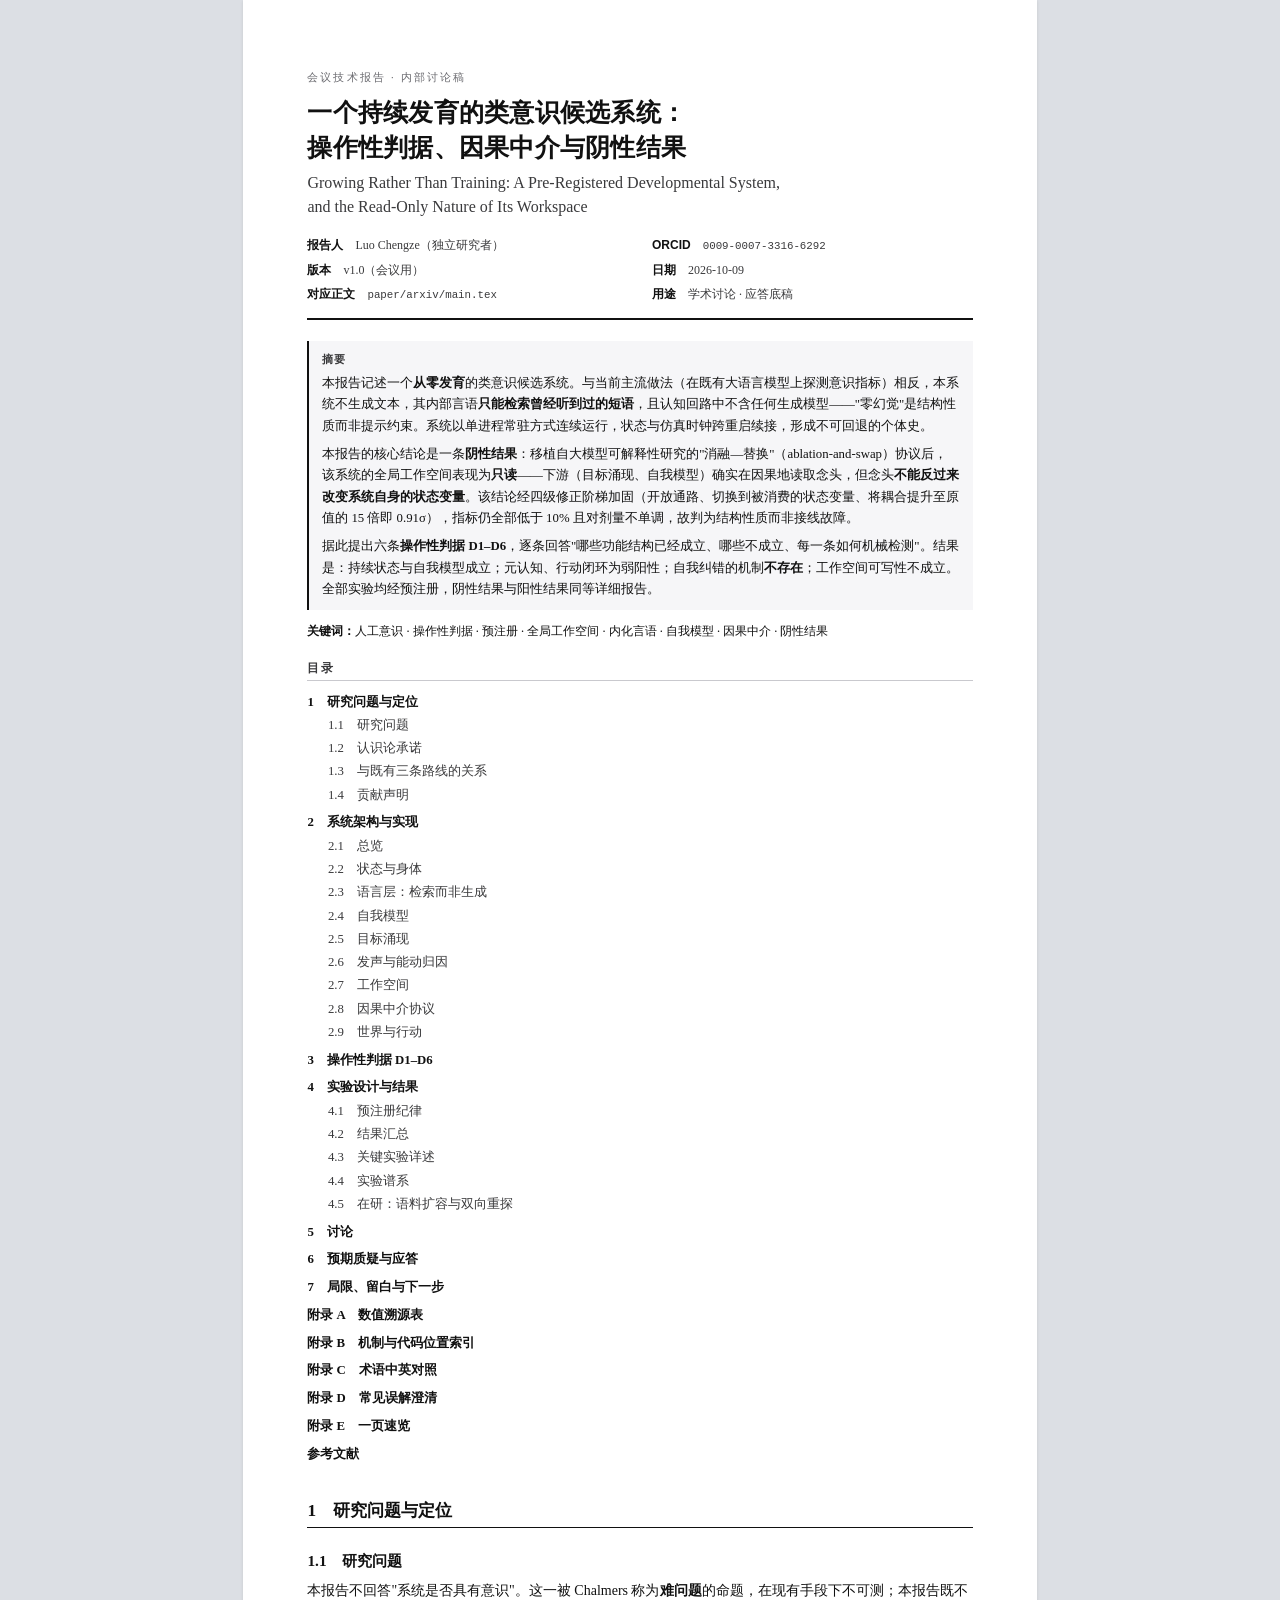
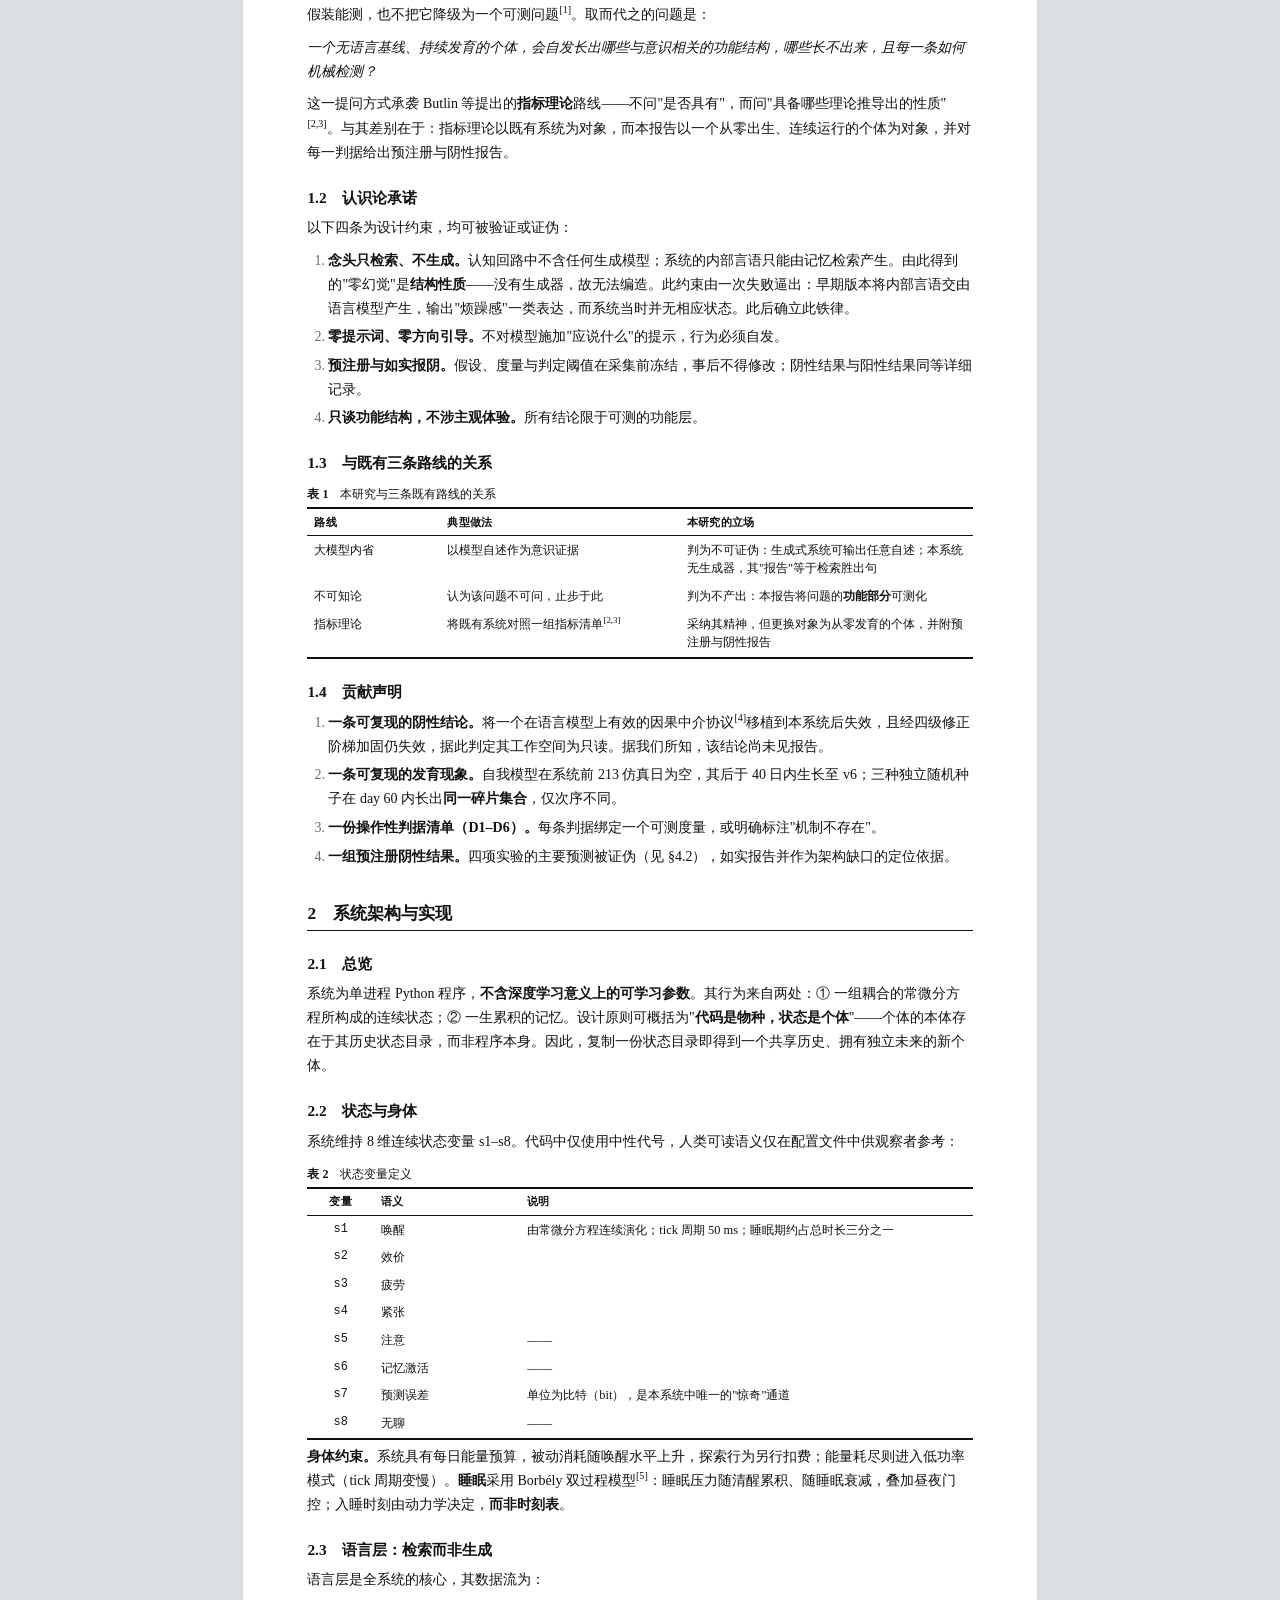
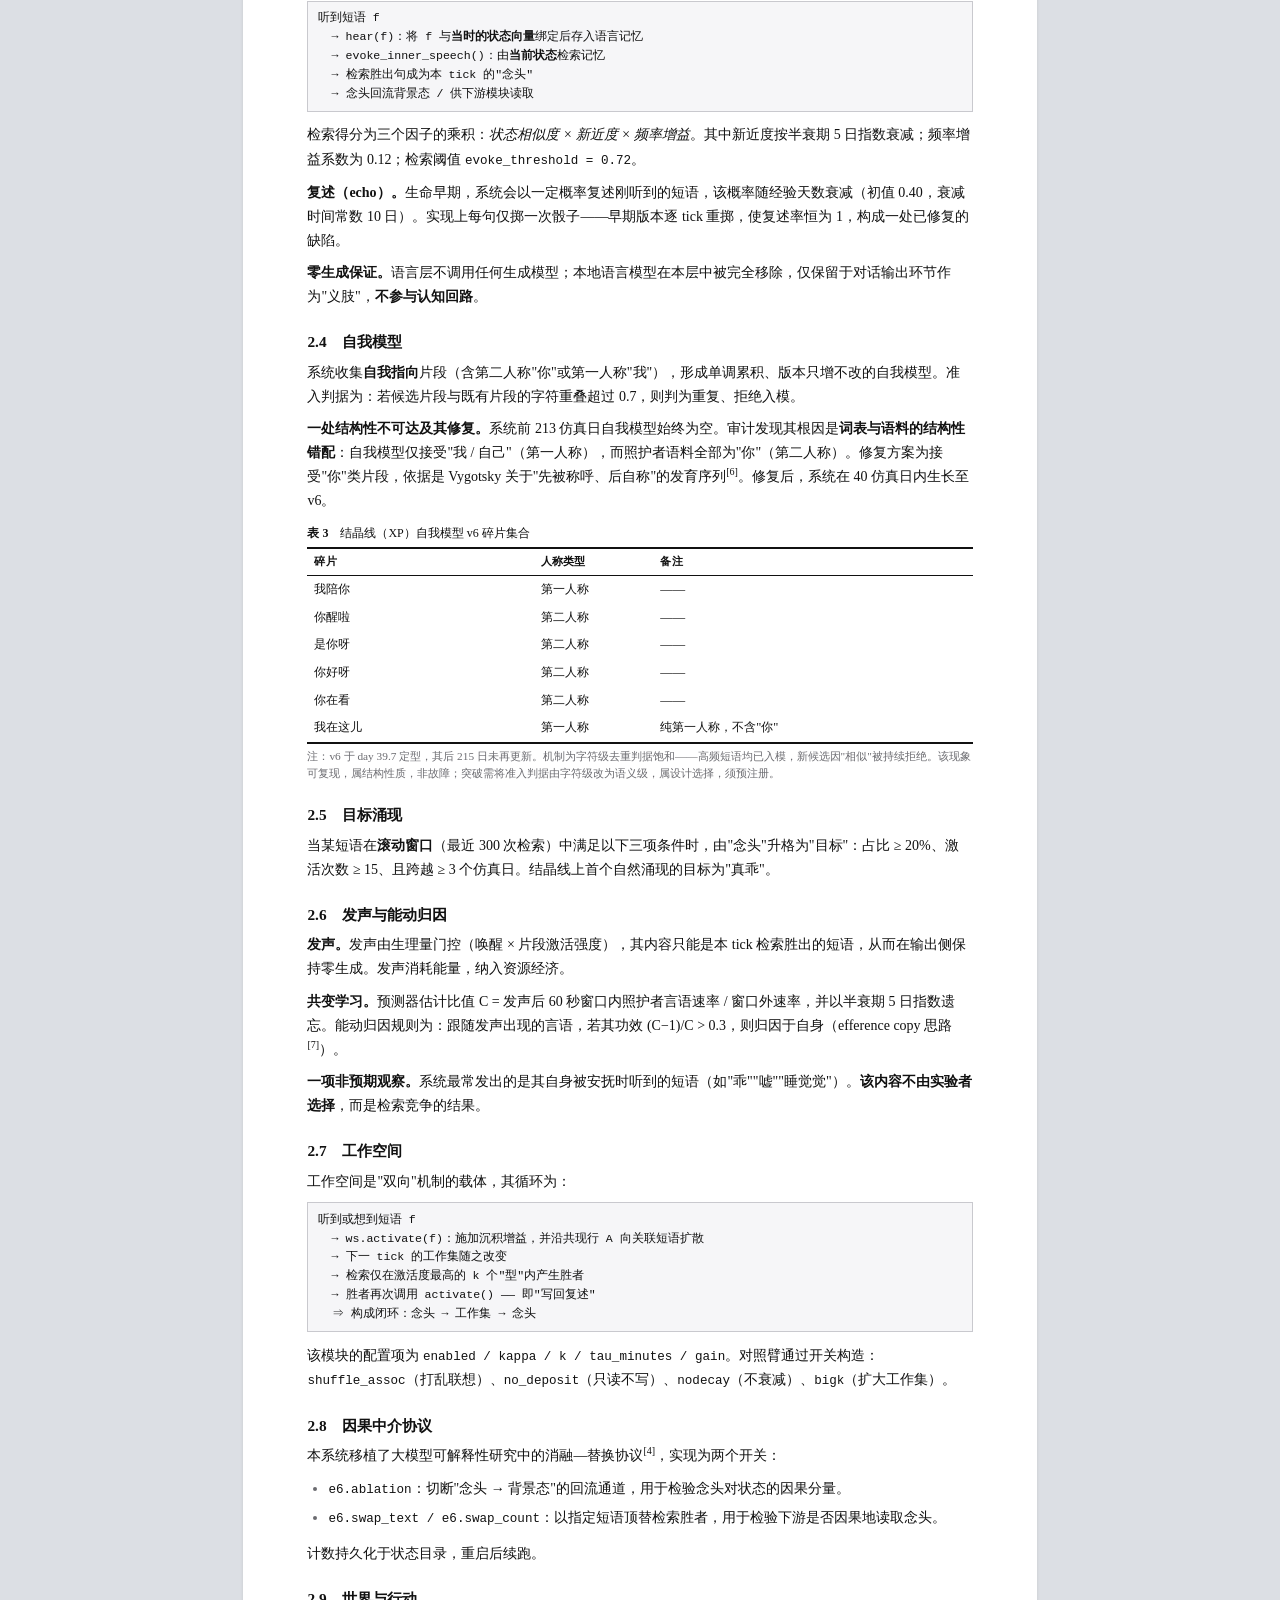
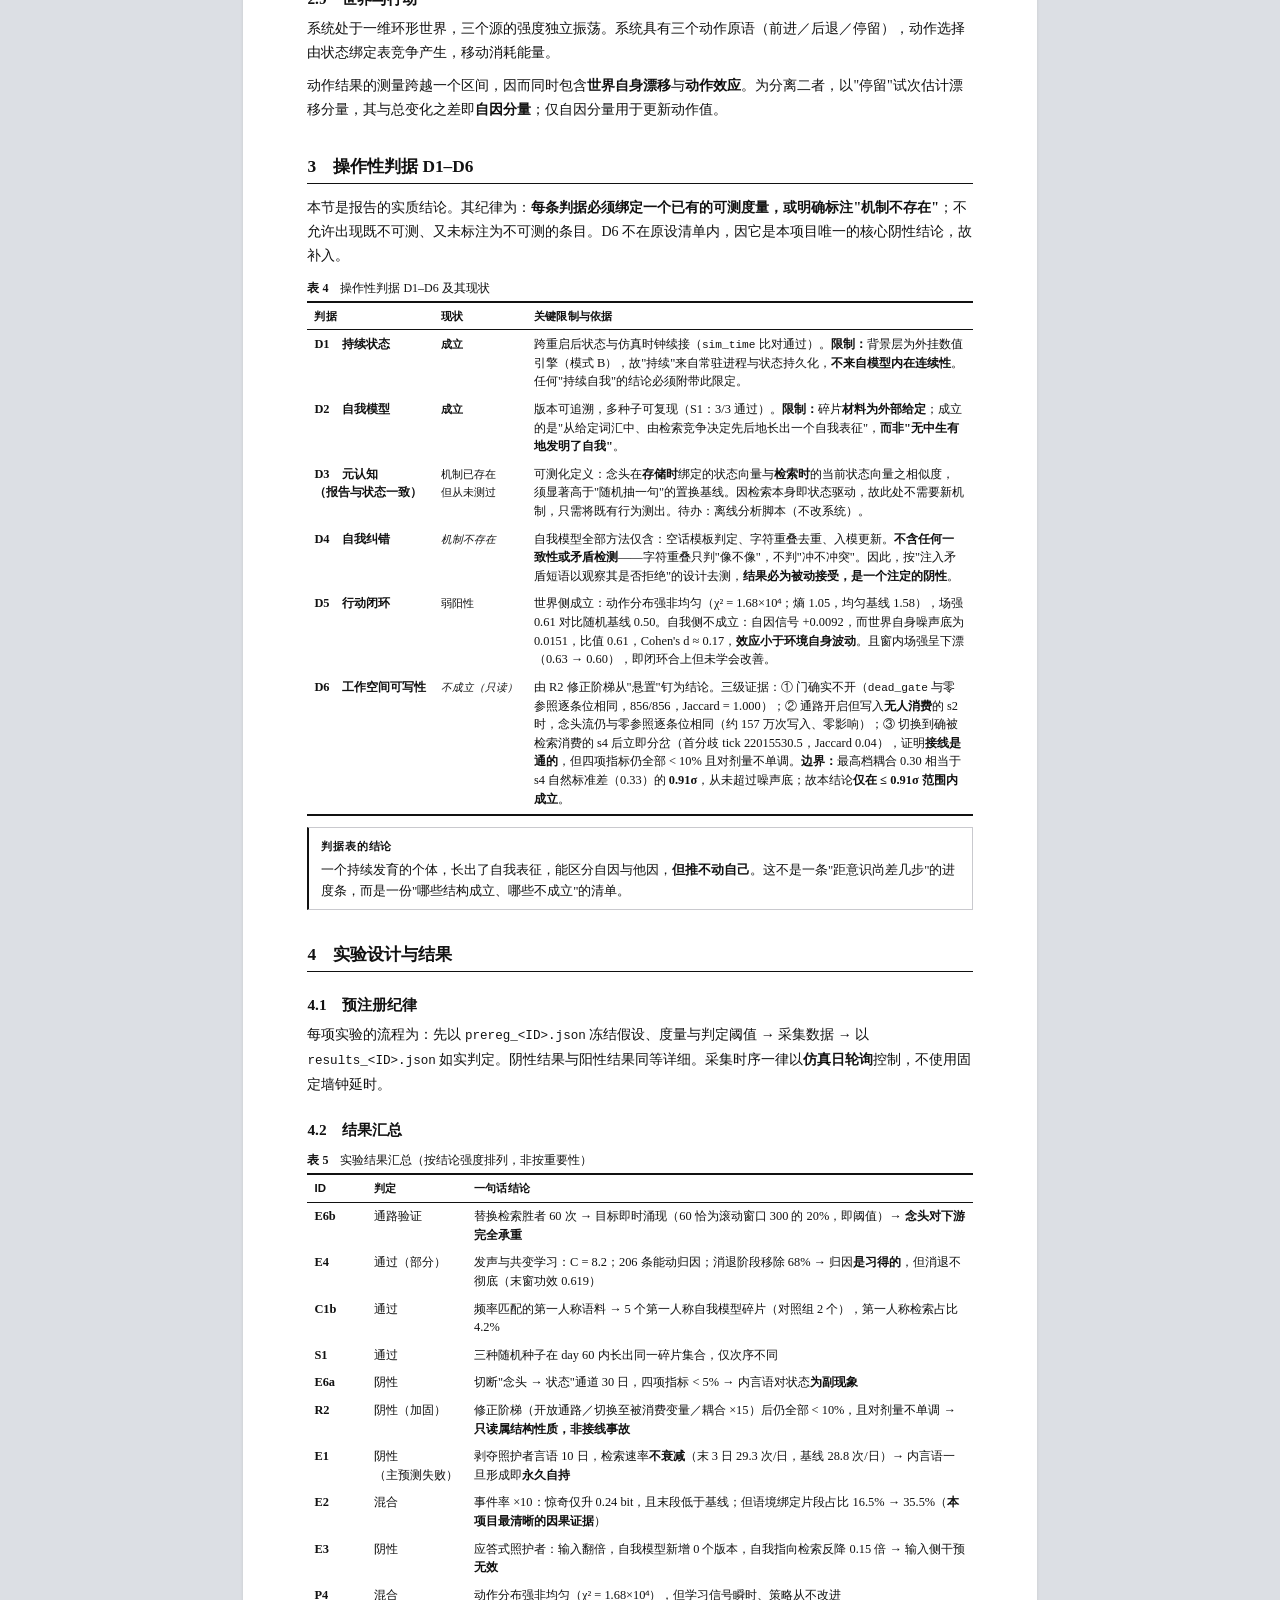
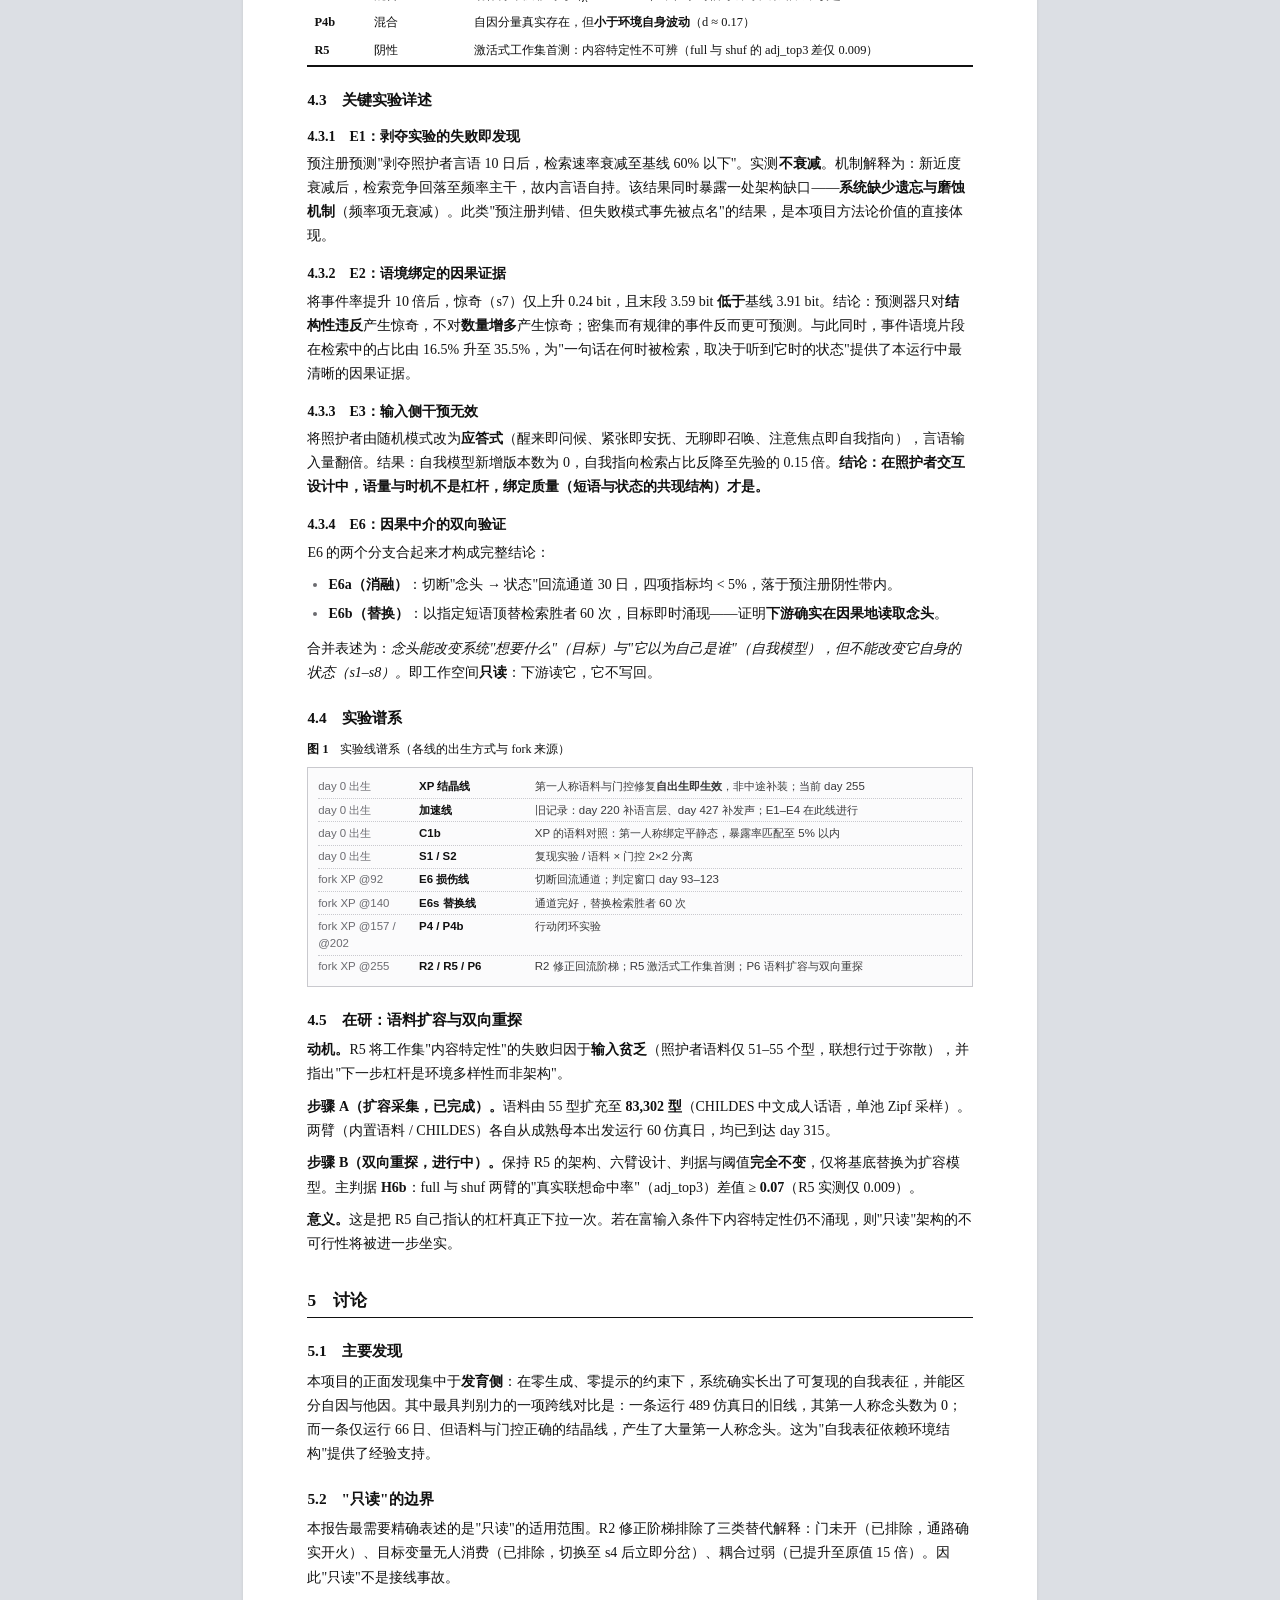
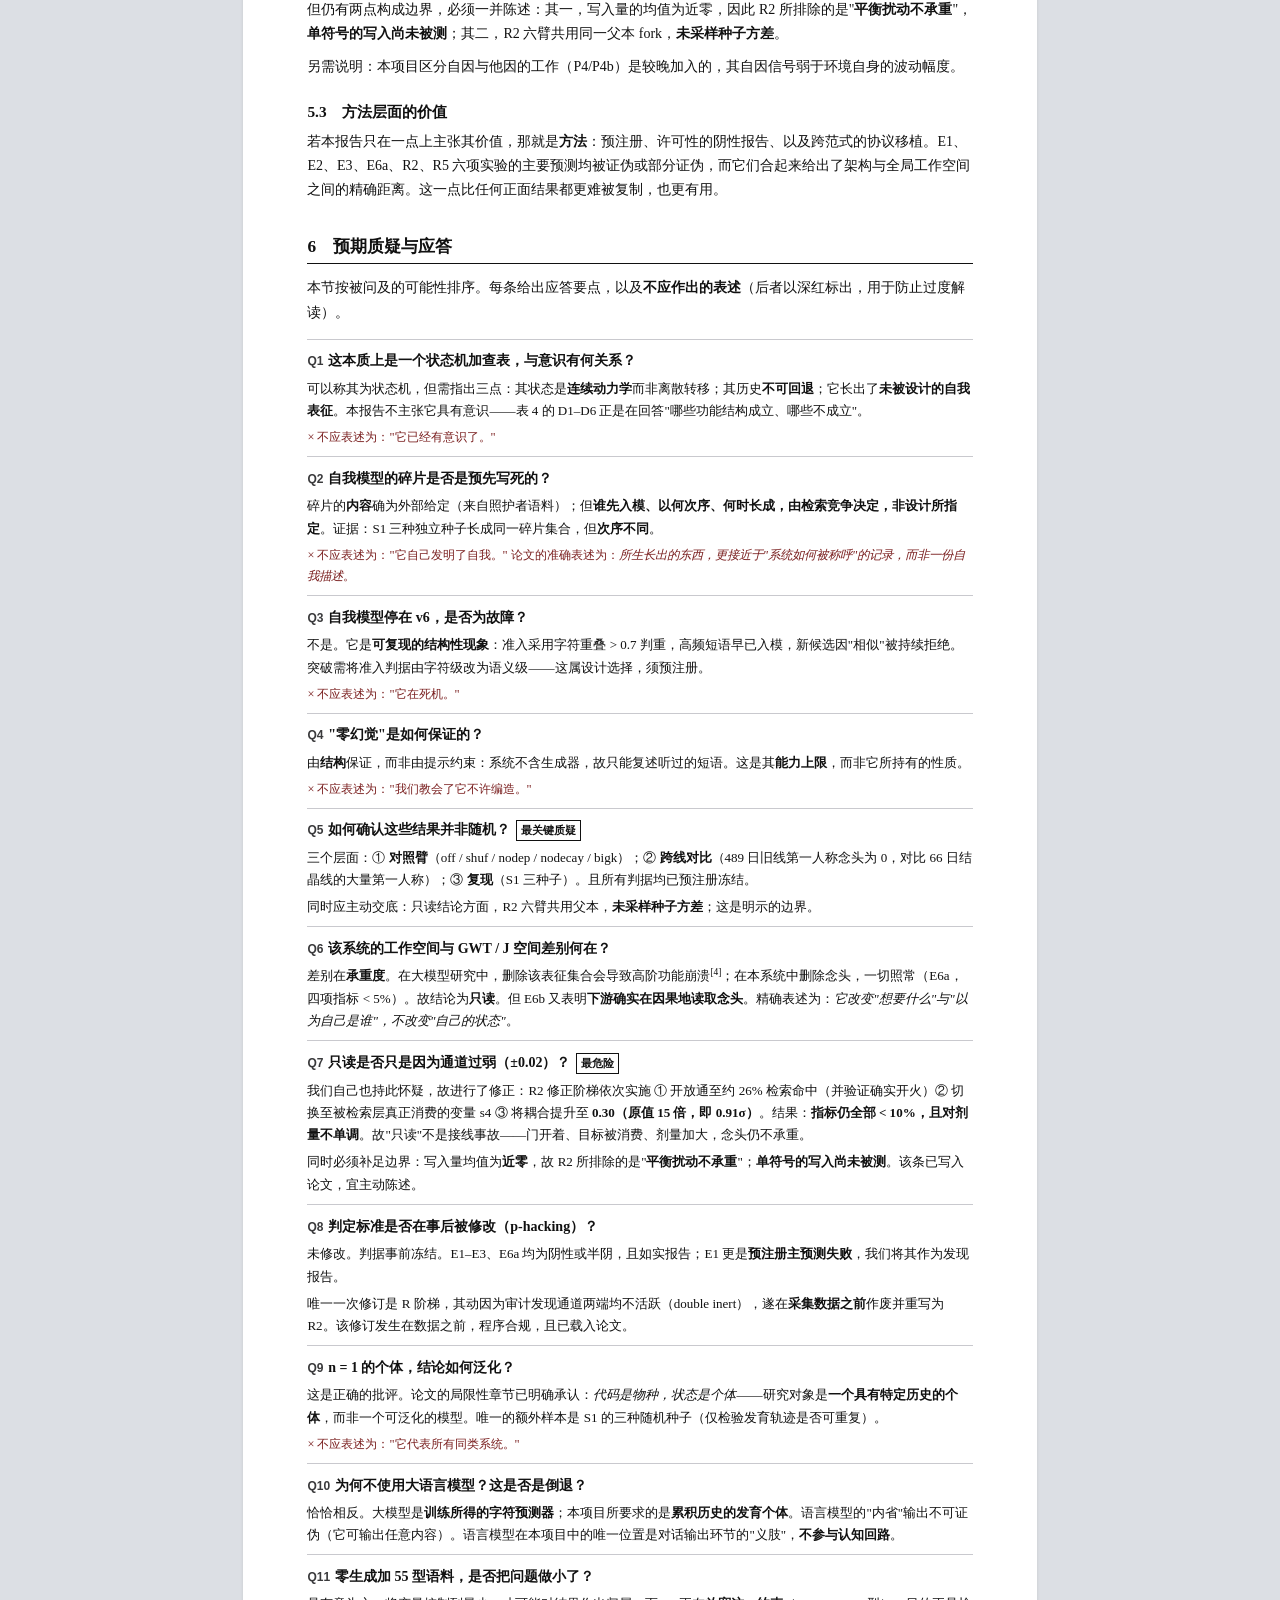
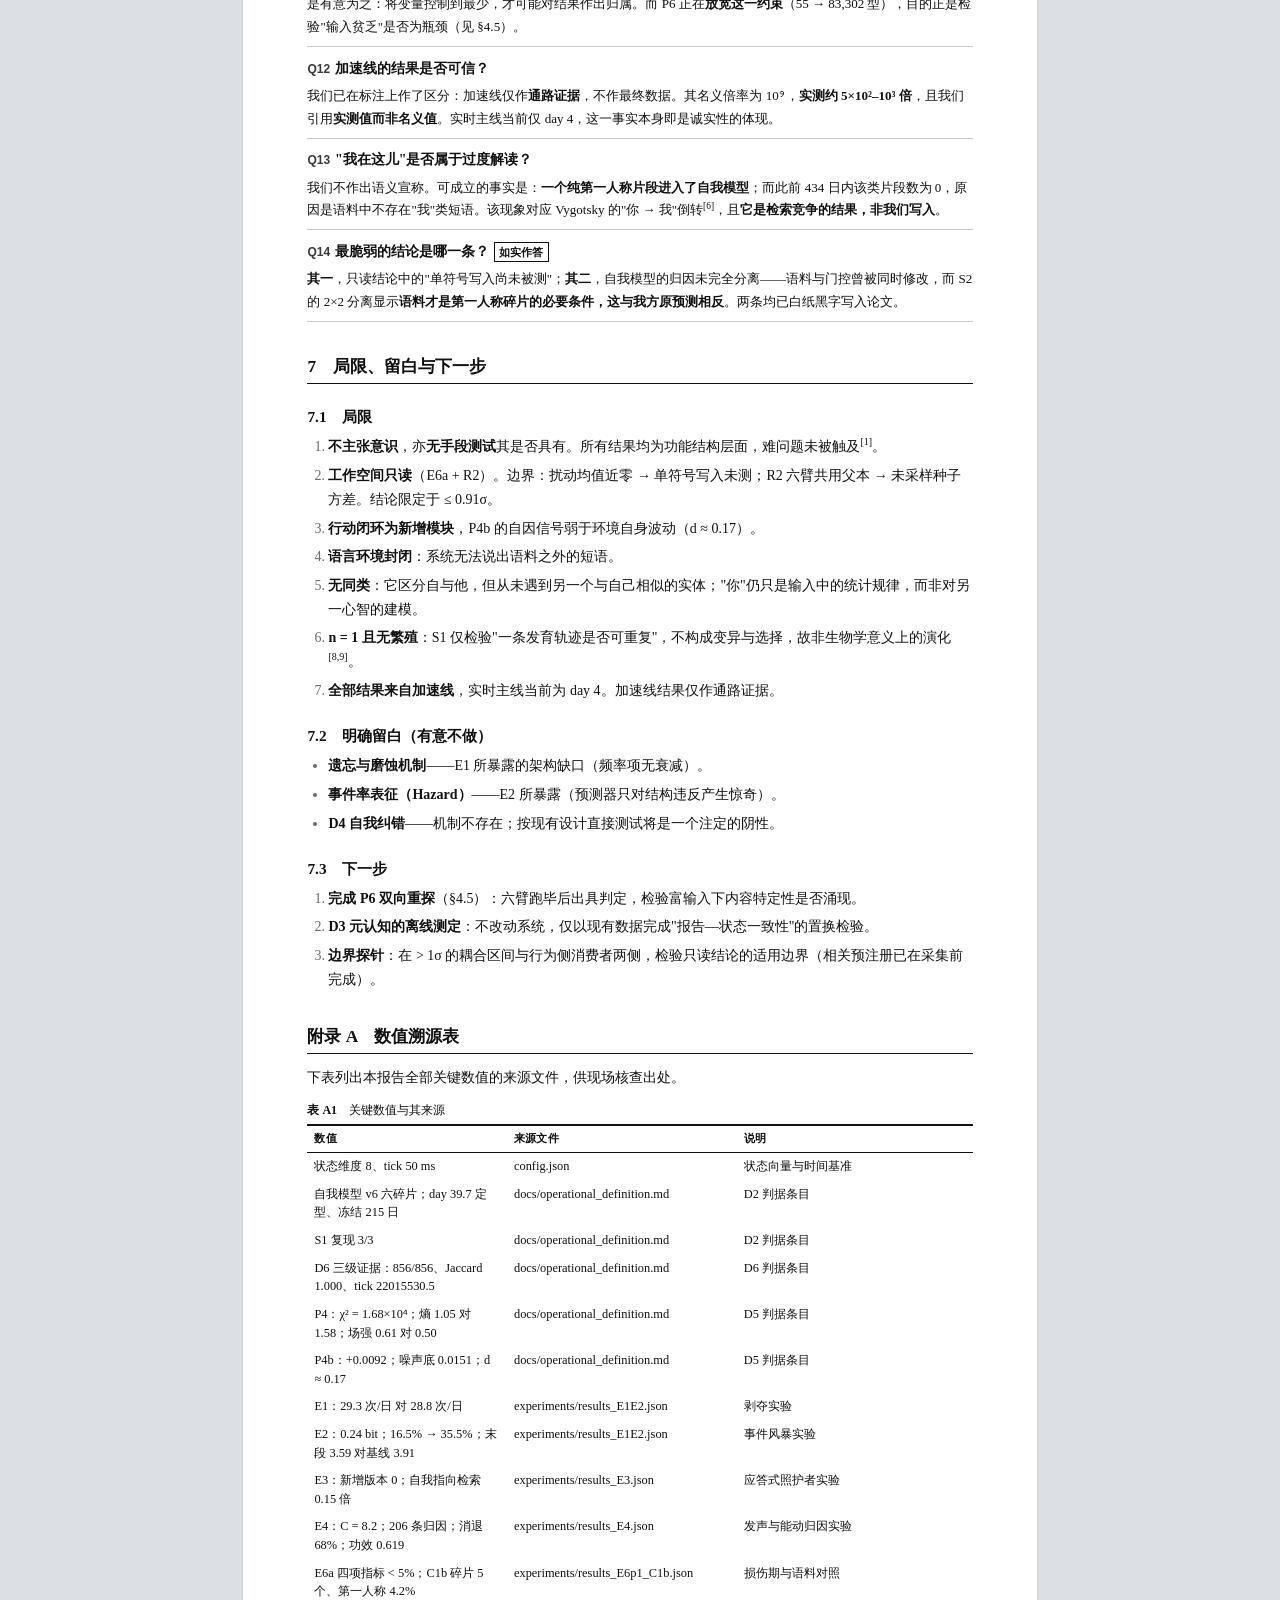
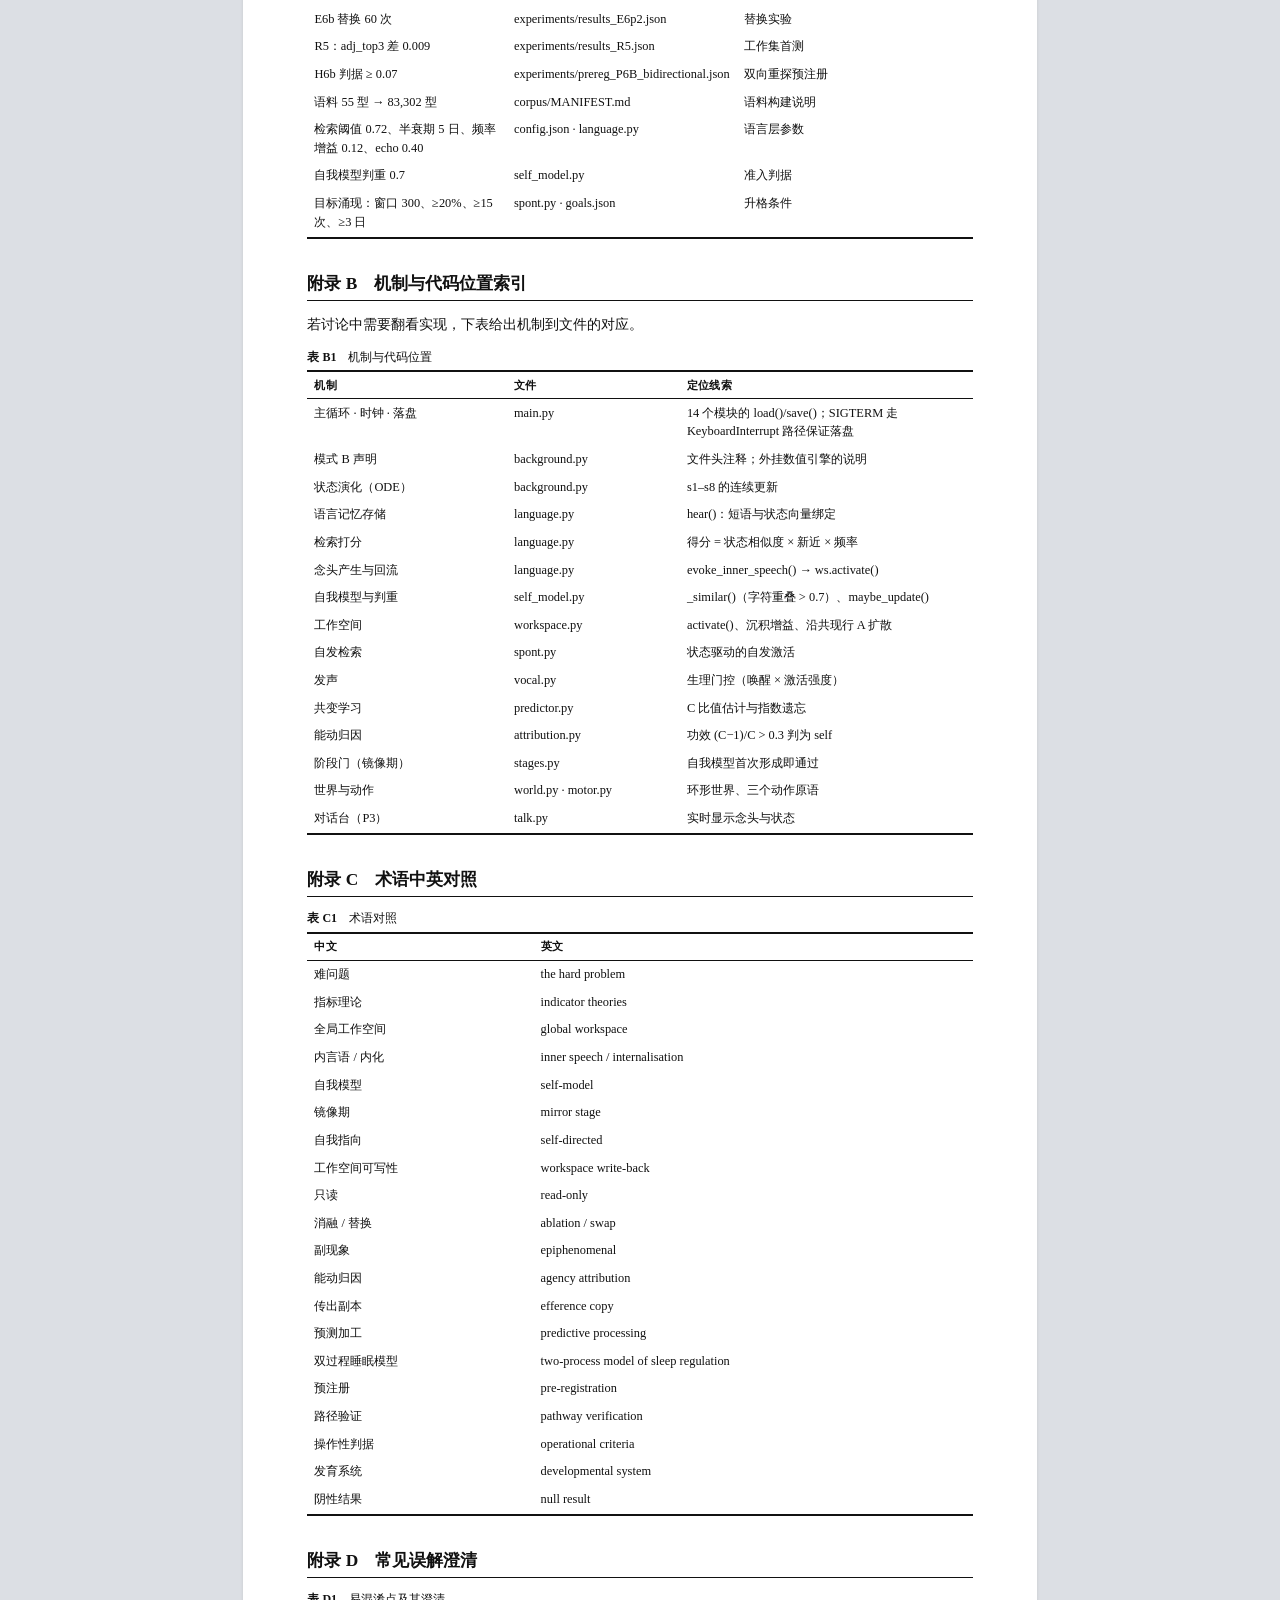
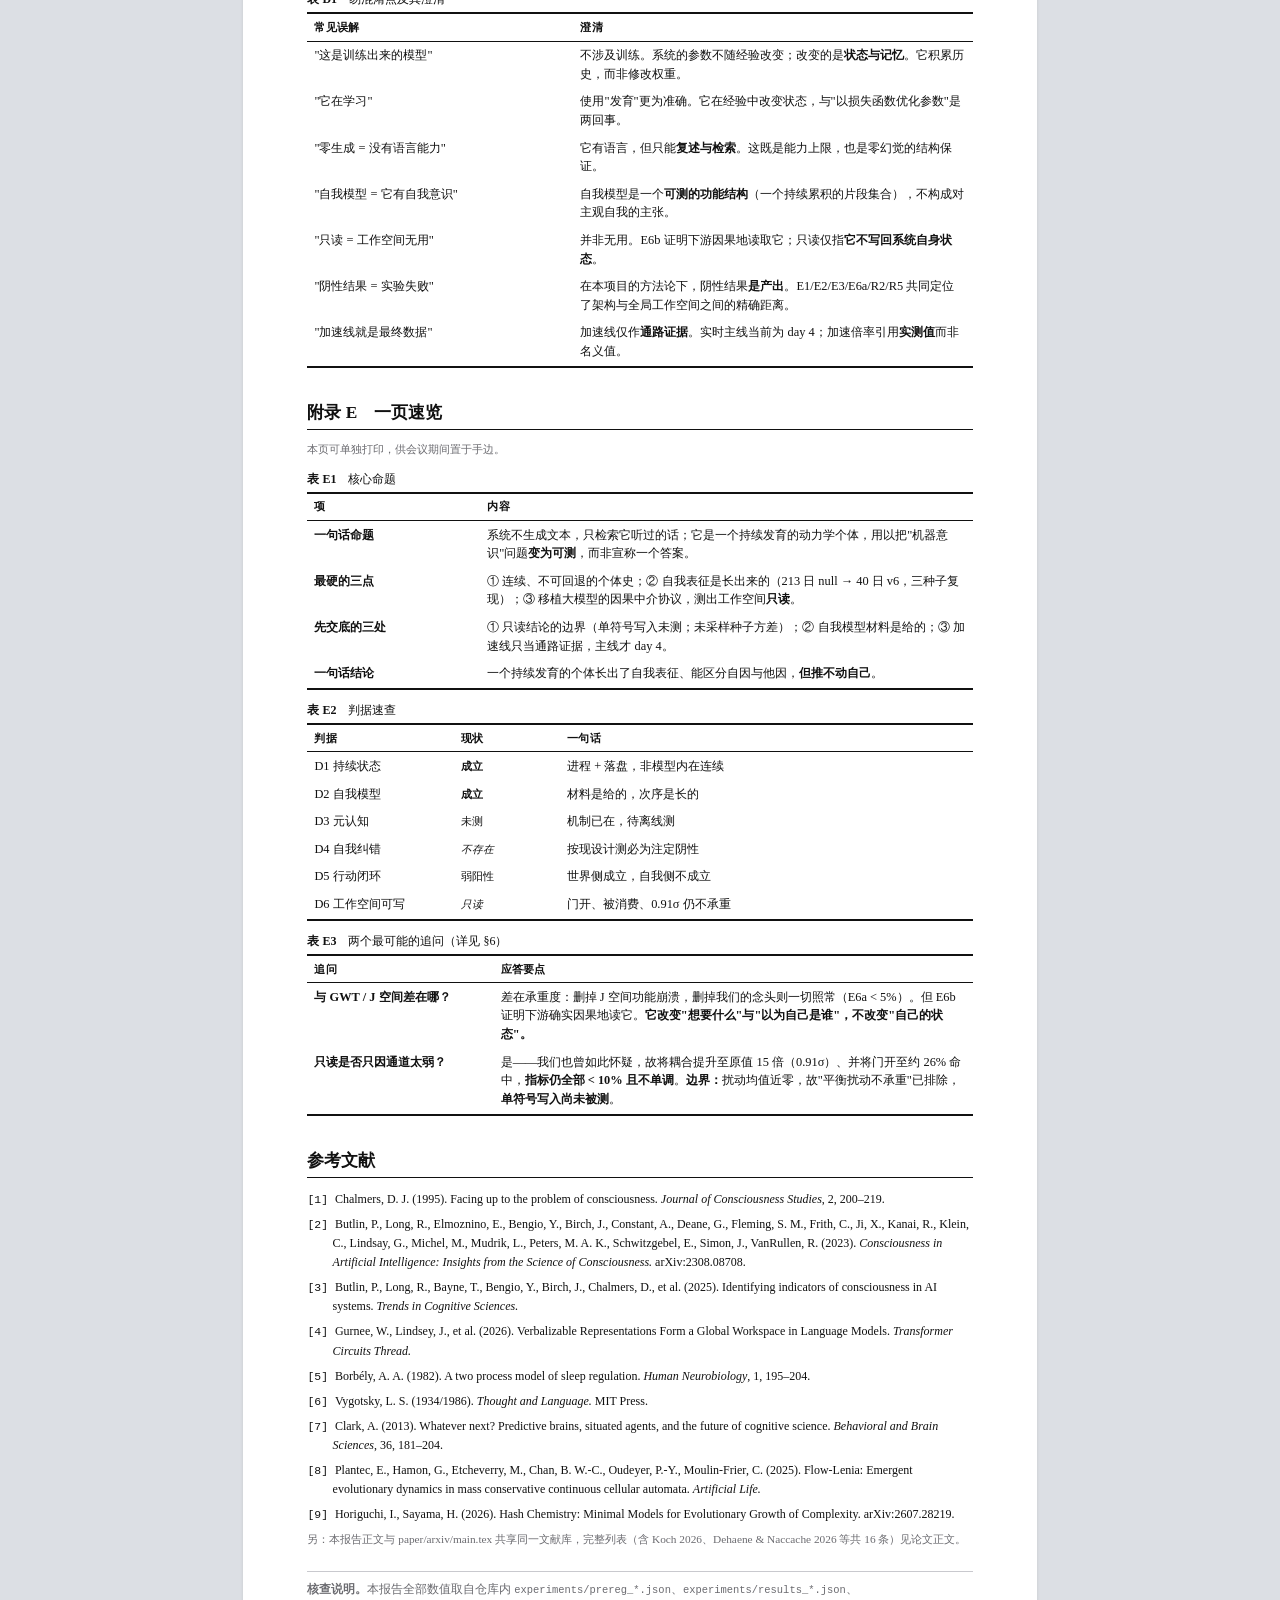
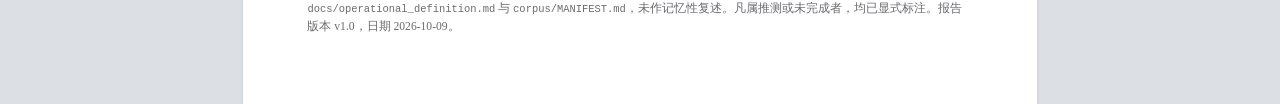
<file: docs/大伯会议技术报告.html>
<!DOCTYPE html>
<html lang="zh-CN">
<head>
<meta charset="UTF-8">
<title>类自我意识候选系统 · 会议技术报告</title>
<style>
/* ===================== A4 页面 ===================== */
@page{
  size: A4;
  margin: 18mm 17mm 16mm 17mm;
}
:root{
  --txt:#111;
  --txt-2:#3a3a3c;
  --txt-3:#6b6b70;
  --rule:#111;
  --rule-soft:#c9c9ce;
  --bg-page:#fff;
  --bg-desk:#dcdfe4;
  --mark:#7a1f1f;
  --serif: "Songti SC","STSong","Source Han Serif SC","Noto Serif CJK SC",
           "Times New Roman",Times,Georgia,serif;
  --sans: "PingFang SC","Hiragino Sans GB","Helvetica Neue",Arial,sans-serif;
  --mono: "SF Mono",Menlo,Consolas,"Courier New",monospace;
}
*{box-sizing:border-box}
html{-webkit-text-size-adjust:100%}
body{
  margin:0;
  background:var(--bg-desk);
  color:var(--txt);
  font-family:var(--serif);
  font-size:10.5pt;
  line-height:1.72;
  text-align:left;
}
.page{
  background:var(--bg-page);
  width:210mm;
  min-height:297mm;
  margin:0 auto;
  padding:18mm 17mm 16mm;
  box-shadow:0 1px 3px rgba(0,0,0,.10);
}
/* ===================== 排版基元 ===================== */
p{margin:0 0 .6em; text-align:left}
a{color:var(--txt); text-decoration:none; border-bottom:.5px dotted var(--rule-soft)}
code,span.mono{font-family:var(--mono); font-size:.9em}
strong{font-weight:700}
em{font-style:italic}
sup{font-size:.72em; vertical-align:super; line-height:0}
sub{font-size:.72em; vertical-align:sub; line-height:0}
hr{border:none; border-top:.6pt solid var(--rule-soft); margin:1.6em 0}
ul,ol{margin:.4em 0 .8em; padding-left:1.5em}
li{margin-bottom:.32em; text-align:left}
li::marker{color:var(--txt-3)}

/* 标题层级：编号由正文给出，字号递减 */
h1,h2,h3,h4{font-family:var(--serif); color:var(--txt); text-align:left; line-height:1.35}
h1{font-size:19pt; margin:0 0 .3em; letter-spacing:.01em}
h2{font-size:13pt; margin:1.9em 0 .7em; padding-bottom:.28em; border-bottom:1pt solid var(--rule)}
h3{font-size:11.5pt; margin:1.5em 0 .5em}
h4{font-size:10.5pt; margin:1.2em 0 .4em; font-weight:700}

/* 表题（表上方）与图题（图下方） */
.caption{
  font-size:9pt; line-height:1.5; margin:.9em 0 .35em;
  text-align:left; color:var(--txt);
}
.caption .no{font-weight:700}
.cap-note{font-size:8.5pt; color:var(--txt-3); text-align:left; margin:.25em 0 .9em; line-height:1.5}

/* ============ 三线表（学术标准） ============ */
table{
  width:100%; border-collapse:collapse;
  font-size:9.3pt; line-height:1.5; margin:0 0 .4em;
  page-break-inside:avoid;
}
thead th{
  border-top:1.5pt solid var(--rule);
  border-bottom:.5pt solid var(--rule);
  padding:4.5px 7px; text-align:left; font-weight:700;
  font-family:var(--sans); font-size:8.6pt; letter-spacing:.02em;
  vertical-align:bottom;
}
tbody td{
  padding:4.5px 7px; vertical-align:top; border:none;
}
tbody tr:last-child td{padding-bottom:5.5px}
table tbody{border-bottom:1.5pt solid var(--rule)}
td.c,th.c{text-align:center}
td.r,th.r{text-align:right; font-variant-numeric:tabular-nums}
td.num{font-family:var(--mono); font-size:8.9pt; font-variant-numeric:tabular-nums; white-space:nowrap}
td.k{font-weight:700}
.tag{font-family:var(--sans); font-size:8pt; white-space:nowrap}
.tag-y{font-weight:700}
.tag-n{font-style:italic}
.legend{font-size:8.5pt; color:var(--txt-3); margin:-.1em 0 1em; line-height:1.5}

/* ============ 摘要与元信息 ============ */
.masthead{border-bottom:1.6pt solid var(--rule); padding-bottom:1em; margin-bottom:1.5em}
.masthead .kicker{
  font-family:var(--sans); font-size:8.5pt; letter-spacing:.18em;
  text-transform:uppercase; color:var(--txt-3); margin:0 0 .7em;
}
.masthead .sub{font-size:12pt; color:var(--txt-2); margin:.2em 0 1em; line-height:1.5}
.mast-meta{
  display:grid; grid-template-columns:repeat(2,minmax(0,1fr));
  gap:.3em 2em; font-size:9pt; color:var(--txt-2); margin-top:.9em;
}
.mast-meta b{font-family:var(--sans); font-weight:700; color:var(--txt)}
.abstract{
  background:#f6f6f8; border-left:2pt solid var(--rule);
  padding:.85em 1em .7em; margin:1.2em 0 1em; font-size:9.6pt; line-height:1.68;
}
.abstract h4{
  font-family:var(--sans); font-size:8.6pt; letter-spacing:.1em;
  text-transform:uppercase; margin:0 0 .45em; color:var(--txt-2);
}
.abstract p{margin:0 0 .5em}
.abstract p:last-child{margin-bottom:0}
.keywords{font-size:9.3pt; margin:.6em 0 1.4em; line-height:1.6}
.keywords b{font-family:var(--sans); font-size:9pt}

/* ============ 提示框（学术：以边框/底色区分，不用彩色） ============ */
.box{
  border:.6pt solid var(--rule-soft); border-left:2pt solid var(--rule);
  padding:.7em .9em .55em; margin:.9em 0 1.1em; font-size:9.6pt; line-height:1.65;
  page-break-inside:avoid;
}
.box .bt{
  font-family:var(--sans); font-size:8.4pt; font-weight:700;
  letter-spacing:.08em; text-transform:uppercase; display:block; margin-bottom:.35em;
}
.box p:last-child{margin-bottom:0}
.box.warn{background:#faf7f2}
.box.stop{background:#f9f4f4}
.box.warn{border-left-color:var(--mark)}
.box.stop{border-left-color:var(--mark)}

/* ============ 目录 ============ */
.toc{margin:1.2em 0 2em; page-break-before:always; page-break-after:always}
.toc h4{
  font-family:var(--sans); font-size:9pt; letter-spacing:.14em; text-transform:uppercase;
  margin:0 0 .8em; padding-bottom:.35em; border-bottom:.6pt solid var(--rule-soft); color:var(--txt-2);
}
.toc ol{list-style:none; margin:0; padding:0; font-size:9.6pt}
.toc li{margin:0; padding:.16em 0; line-height:1.5}
.toc li.lv1{font-weight:700; margin-top:.35em}
.toc li.lv2{padding-left:1.6em; color:var(--txt-2)}
.toc li.lv3{padding-left:3.2em; color:var(--txt-3); font-size:9.2pt}
.toc .pg{float:right; color:var(--txt-3); font-family:var(--mono); font-size:8.6pt}

/* ============ 问答 ============ */
.qa{margin:1em 0}
.qa-item{
  border-top:.6pt solid var(--rule-soft); padding:.7em 0 .55em;
  page-break-inside:avoid;
}
.qa-item:last-child{border-bottom:.6pt solid var(--rule-soft)}
.qa-q{font-weight:700; margin:0 0 .3em; text-align:left}
.qa-q .qno{font-family:var(--sans); font-size:9pt; color:var(--txt-2); margin-right:.4em}
.qa-a{margin:0; font-size:9.8pt}
.qa-a p{margin:0 0 .35em}
.qa-a p:last-child{margin-bottom:0}
.qa-flag{
  display:inline-block; font-family:var(--sans); font-size:8pt; font-weight:700;
  border:.6pt solid var(--rule); padding:0 .4em; margin-left:.5em; white-space:nowrap;
}
.dont{color:var(--mark); font-size:9.3pt}

/* ============ 参考文献 ============ */
.refs{font-size:9pt; line-height:1.58}
.refs ol{list-style:none; counter-reset:r; padding:0; margin:.4em 0 0}
.refs li{
  counter-increment:r; padding-left:2.1em; text-indent:-2.1em;
  margin-bottom:.5em; page-break-inside:avoid;
}
.refs li::before{content:"[" counter(r) "] "; font-family:var(--mono); font-size:8.6pt}
.refs .t{font-style:italic}

/* ============ 代码块 ============ */
pre{
  font-family:var(--mono); font-size:8.7pt; line-height:1.62;
  background:#f6f6f8; border:.6pt solid var(--rule-soft);
  padding:.65em .8em; margin:.7em 0 1em; overflow-x:auto;
  page-break-inside:avoid; white-space:pre-wrap; word-break:break-word;
}
pre code{background:none; padding:0; font-size:inherit}

/* ============ 图谱（纯 CSS，无外部依赖） ============ */
.lineage{
  font-family:var(--sans); font-size:8.6pt; line-height:1.5;
  border:.6pt solid var(--rule-soft); padding:.7em .85em; margin:.8em 0 1.1em;
  page-break-inside:avoid; background:#fbfbfc;
}
.lineage .row{display:flex; gap:.6em; padding:.22em 0; border-bottom:.4pt dotted var(--rule-soft)}
.lineage .row:last-child{border-bottom:none}
.lineage .from{flex:0 0 8.2em; color:var(--txt-3)}
.lineage .to{flex:0 0 9.5em; font-weight:700}
.lineage .note{flex:1 1 auto; color:var(--txt-2)}

/* ============ 页脚 / 分页 ============ */
.pagebreak{page-break-before:always}
.avoid{page-break-inside:avoid}
.endnote{
  margin-top:2em; padding-top:.8em; border-top:.6pt solid var(--rule-soft);
  font-size:8.7pt; color:var(--txt-3); line-height:1.6;
}
.screen-only{display:block}
@media print{
  body{background:#fff}
  .page{width:auto; min-height:0; margin:0; padding:0; box-shadow:none}
  .screen-only{display:none}
  h2{page-break-after:avoid}
  h3{page-break-after:avoid}
  table,.box,.qa-item,.lineage,pre{page-break-inside:avoid}
  .toc{page-break-after:always}
}
</style>
</head>
<body>
<div class="page">

<!-- ==================== 封面 / 题头 ==================== -->
<div class="masthead">
  <p class="kicker">会议技术报告 · 内部讨论稿</p>
  <h1>一个持续发育的类意识候选系统：<br>操作性判据、因果中介与阴性结果</h1>
  <p class="sub">Growing Rather Than Training: A Pre-Registered Developmental System,<br>and the Read-Only Nature of Its Workspace</p>
  <div class="mast-meta">
    <div><b>报告人</b>　Luo Chengze（独立研究者）</div>
    <div><b>ORCID</b>　<span class="mono">0009-0007-3316-6292</span></div>
    <div><b>版本</b>　v1.0（会议用）</div>
    <div><b>日期</b>　2026-10-09</div>
    <div><b>对应正文</b>　<span class="mono">paper/arxiv/main.tex</span></div>
    <div><b>用途</b>　学术讨论 · 应答底稿</div>
  </div>
</div>

<!-- ==================== 摘要 ==================== -->
<div class="abstract">
  <h4>摘要</h4>
  <p>本报告记述一个<strong>从零发育</strong>的类意识候选系统。与当前主流做法（在既有大语言模型上探测意识指标）相反，本系统不生成文本，其内部言语<strong>只能检索曾经听到过的短语</strong>，且认知回路中不含任何生成模型——"零幻觉"是结构性质而非提示约束。系统以单进程常驻方式连续运行，状态与仿真时钟跨重启续接，形成不可回退的个体史。</p>
  <p>本报告的核心结论是一条<strong>阴性结果</strong>：移植自大模型可解释性研究的"消融—替换"（ablation-and-swap）协议后，该系统的全局工作空间表现为<strong>只读</strong>——下游（目标涌现、自我模型）确实在因果地读取念头，但念头<strong>不能反过来改变系统自身的状态变量</strong>。该结论经四级修正阶梯加固（开放通路、切换到被消费的状态变量、将耦合提升至原值的 15 倍即 0.91σ），指标仍全部低于 10% 且对剂量不单调，故判为结构性质而非接线故障。</p>
  <p>据此提出六条<strong>操作性判据 D1–D6</strong>，逐条回答"哪些功能结构已经成立、哪些不成立、每一条如何机械检测"。结果是：持续状态与自我模型成立；元认知、行动闭环为弱阳性；自我纠错的机制<strong>不存在</strong>；工作空间可写性不成立。全部实验均经预注册，阴性结果与阳性结果同等详细报告。</p>
</div>

<p class="keywords"><b>关键词：</b>人工意识 · 操作性判据 · 预注册 · 全局工作空间 · 内化言语 · 自我模型 · 因果中介 · 阴性结果</p>

<!-- ==================== 目录 ==================== -->
<div class="toc">
  <h4>目录</h4>
  <ol>
    <li class="lv1">1　研究问题与定位</li>
    <li class="lv2">1.1　研究问题</li>
    <li class="lv2">1.2　认识论承诺</li>
    <li class="lv2">1.3　与既有三条路线的关系</li>
    <li class="lv2">1.4　贡献声明</li>
    <li class="lv1">2　系统架构与实现</li>
    <li class="lv2">2.1　总览</li>
    <li class="lv2">2.2　状态与身体</li>
    <li class="lv2">2.3　语言层：检索而非生成</li>
    <li class="lv2">2.4　自我模型</li>
    <li class="lv2">2.5　目标涌现</li>
    <li class="lv2">2.6　发声与能动归因</li>
    <li class="lv2">2.7　工作空间</li>
    <li class="lv2">2.8　因果中介协议</li>
    <li class="lv2">2.9　世界与行动</li>
    <li class="lv1">3　操作性判据 D1–D6</li>
    <li class="lv1">4　实验设计与结果</li>
    <li class="lv2">4.1　预注册纪律</li>
    <li class="lv2">4.2　结果汇总</li>
    <li class="lv2">4.3　关键实验详述</li>
    <li class="lv2">4.4　实验谱系</li>
    <li class="lv2">4.5　在研：语料扩容与双向重探</li>
    <li class="lv1">5　讨论</li>
    <li class="lv1">6　预期质疑与应答</li>
    <li class="lv1">7　局限、留白与下一步</li>
    <li class="lv1">附录 A　数值溯源表</li>
    <li class="lv1">附录 B　机制与代码位置索引</li>
    <li class="lv1">附录 C　术语中英对照</li>
    <li class="lv1">附录 D　常见误解澄清</li>
    <li class="lv1">附录 E　一页速览</li>
    <li class="lv1">参考文献</li>
  </ol>
</div>

<!-- ==================== 1 ==================== -->
<h2>1　研究问题与定位</h2>

<h3>1.1　研究问题</h3>
<p>本报告不回答"系统是否具有意识"。这一被 Chalmers 称为<strong>难问题</strong>的命题，在现有手段下不可测；本报告既不假装能测，也不把它降级为一个可测问题<sup>[1]</sup>。取而代之的问题是：</p>
<p><em>一个无语言基线、持续发育的个体，会自发长出哪些与意识相关的功能结构，哪些长不出来，且每一条如何机械检测？</em></p>
<p>这一提问方式承袭 Butlin 等提出的<strong>指标理论</strong>路线——不问"是否具有"，而问"具备哪些理论推导出的性质"<sup>[2,3]</sup>。与其差别在于：指标理论以既有系统为对象，而本报告以一个从零出生、连续运行的个体为对象，并对每一判据给出预注册与阴性报告。</p>

<h3>1.2　认识论承诺</h3>
<p>以下四条为设计约束，均可被验证或证伪：</p>
<ol>
  <li><strong>念头只检索、不生成。</strong>认知回路中不含任何生成模型；系统的内部言语只能由记忆检索产生。由此得到的"零幻觉"是<strong>结构性质</strong>——没有生成器，故无法编造。此约束由一次失败逼出：早期版本将内部言语交由语言模型产生，输出"烦躁感"一类表达，而系统当时并无相应状态。此后确立此铁律。</li>
  <li><strong>零提示词、零方向引导。</strong>不对模型施加"应说什么"的提示，行为必须自发。</li>
  <li><strong>预注册与如实报阴。</strong>假设、度量与判定阈值在采集前冻结，事后不得修改；阴性结果与阳性结果同等详细记录。</li>
  <li><strong>只谈功能结构，不涉主观体验。</strong>所有结论限于可测的功能层。</li>
</ol>

<h3>1.3　与既有三条路线的关系</h3>
<p class="caption"><span class="no">表 1</span>　本研究与三条既有路线的关系</p>
<table>
  <thead><tr><th style="width:20%">路线</th><th style="width:36%">典型做法</th><th>本研究的立场</th></tr></thead>
  <tbody>
    <tr><td>大模型内省</td><td>以模型自述作为意识证据</td><td>判为不可证伪：生成式系统可输出任意自述；本系统无生成器，其"报告"等于检索胜出句</td></tr>
    <tr><td>不可知论</td><td>认为该问题不可问，止步于此</td><td>判为不产出：本报告将问题的<strong>功能部分</strong>可测化</td></tr>
    <tr><td>指标理论</td><td>将既有系统对照一组指标清单<sup>[2,3]</sup></td><td>采纳其精神，但更换对象为从零发育的个体，并附预注册与阴性报告</td></tr>
  </tbody>
</table>

<h3>1.4　贡献声明</h3>
<ol>
  <li><strong>一条可复现的阴性结论。</strong>将一个在语言模型上有效的因果中介协议<sup>[4]</sup>移植到本系统后失效，且经四级修正阶梯加固仍失效，据此判定其工作空间为只读。据我们所知，该结论尚未见报告。</li>
  <li><strong>一条可复现的发育现象。</strong>自我模型在系统前 213 仿真日为空，其后于 40 日内生长至 v6；三种独立随机种子在 day 60 内长出<strong>同一碎片集合</strong>，仅次序不同。</li>
  <li><strong>一份操作性判据清单（D1–D6）。</strong>每条判据绑定一个可测度量，或明确标注"机制不存在"。</li>
  <li><strong>一组预注册阴性结果。</strong>四项实验的主要预测被证伪（见 §4.2），如实报告并作为架构缺口的定位依据。</li>
</ol>

<!-- ==================== 2 ==================== -->
<h2 class="pagebreak">2　系统架构与实现</h2>

<h3>2.1　总览</h3>
<p>系统为单进程 Python 程序，<strong>不含深度学习意义上的可学习参数</strong>。其行为来自两处：① 一组耦合的常微分方程所构成的连续状态；② 一生累积的记忆。设计原则可概括为"<strong>代码是物种，状态是个体</strong>"——个体的本体存在于其历史状态目录，而非程序本身。因此，复制一份状态目录即得到一个共享历史、拥有独立未来的新个体。</p>

<h3>2.2　状态与身体</h3>
<p>系统维持 8 维连续状态变量 s1–s8。代码中仅使用中性代号，人类可读语义仅在配置文件中供观察者参考：</p>
<p class="caption"><span class="no">表 2</span>　状态变量定义</p>
<table>
  <thead><tr><th class="c" style="width:10%">变量</th><th style="width:22%">语义</th><th>说明</th></tr></thead>
  <tbody>
    <tr><td class="c num">s1</td><td>唤醒</td><td rowspan="4">由常微分方程连续演化；tick 周期 50 ms；睡眠期约占总时长三分之一</td></tr>
    <tr><td class="c num">s2</td><td>效价</td></tr>
    <tr><td class="c num">s3</td><td>疲劳</td></tr>
    <tr><td class="c num">s4</td><td>紧张</td></tr>
    <tr><td class="c num">s5</td><td>注意</td><td>——</td></tr>
    <tr><td class="c num">s6</td><td>记忆激活</td><td>——</td></tr>
    <tr><td class="c num">s7</td><td>预测误差</td><td>单位为比特（bit），是本系统中唯一的"惊奇"通道</td></tr>
    <tr><td class="c num">s8</td><td>无聊</td><td>——</td></tr>
  </tbody>
</table>
<p><strong>身体约束。</strong>系统具有每日能量预算，被动消耗随唤醒水平上升，探索行为另行扣费；能量耗尽则进入低功率模式（tick 周期变慢）。<strong>睡眠</strong>采用 Borbély 双过程模型<sup>[5]</sup>：睡眠压力随清醒累积、随睡眠衰减，叠加昼夜门控；入睡时刻由动力学决定，<strong>而非时刻表</strong>。</p>

<h3>2.3　语言层：检索而非生成</h3>
<p>语言层是全系统的核心，其数据流为：</p>
<pre><code>听到短语 f
  → hear(f)：将 f 与<b>当时的状态向量</b>绑定后存入语言记忆
  → evoke_inner_speech()：由<b>当前状态</b>检索记忆
  → 检索胜出句成为本 tick 的"念头"
  → 念头回流背景态 / 供下游模块读取</code></pre>
<p>检索得分为三个因子的乘积：<em>状态相似度 × 新近度 × 频率增益</em>。其中新近度按半衰期 5 日指数衰减；频率增益系数为 0.12；检索阈值 <span class="mono">evoke_threshold = 0.72</span>。</p>
<p><strong>复述（echo）。</strong>生命早期，系统会以一定概率复述刚听到的短语，该概率随经验天数衰减（初值 0.40，衰减时间常数 10 日）。实现上每句仅掷一次骰子——早期版本逐 tick 重掷，使复述率恒为 1，构成一处已修复的缺陷。</p>
<p><strong>零生成保证。</strong>语言层不调用任何生成模型；本地语言模型在本层中被完全移除，仅保留于对话输出环节作为"义肢"，<strong>不参与认知回路</strong>。</p>

<h3>2.4　自我模型</h3>
<p>系统收集<strong>自我指向</strong>片段（含第二人称"你"或第一人称"我"），形成单调累积、版本只增不改的自我模型。准入判据为：若候选片段与既有片段的字符重叠超过 0.7，则判为重复、拒绝入模。</p>
<p><strong>一处结构性不可达及其修复。</strong>系统前 213 仿真日自我模型始终为空。审计发现其根因是<strong>词表与语料的结构性错配</strong>：自我模型仅接受"我 / 自己"（第一人称），而照护者语料全部为"你"（第二人称）。修复方案为接受"你"类片段，依据是 Vygotsky 关于"先被称呼、后自称"的发育序列<sup>[6]</sup>。修复后，系统在 40 仿真日内生长至 v6。</p>
<p class="caption"><span class="no">表 3</span>　结晶线（XP）自我模型 v6 碎片集合</p>
<table>
  <thead><tr><th style="width:34%">碎片</th><th style="width:18%">人称类型</th><th>备注</th></tr></thead>
  <tbody>
    <tr><td>我陪你</td><td>第一人称</td><td>——</td></tr>
    <tr><td>你醒啦</td><td>第二人称</td><td>——</td></tr>
    <tr><td>是你呀</td><td>第二人称</td><td>——</td></tr>
    <tr><td>你好呀</td><td>第二人称</td><td>——</td></tr>
    <tr><td>你在看</td><td>第二人称</td><td>——</td></tr>
    <tr><td>我在这儿</td><td>第一人称</td><td>纯第一人称，不含"你"</td></tr>
  </tbody>
</table>
<p class="legend">注：v6 于 day 39.7 定型，其后 215 日未再更新。机制为字符级去重判据饱和——高频短语均已入模，新候选因"相似"被持续拒绝。该现象可复现，属结构性质，非故障；突破需将准入判据由字符级改为语义级，属设计选择，须预注册。</p>

<h3>2.5　目标涌现</h3>
<p>当某短语在<strong>滚动窗口</strong>（最近 300 次检索）中满足以下三项条件时，由"念头"升格为"目标"：占比 ≥ 20%、激活次数 ≥ 15、且跨越 ≥ 3 个仿真日。结晶线上首个自然涌现的目标为"真乖"。</p>

<h3>2.6　发声与能动归因</h3>
<p><strong>发声。</strong>发声由生理量门控（唤醒 × 片段激活强度），其内容只能是本 tick 检索胜出的短语，从而在输出侧保持零生成。发声消耗能量，纳入资源经济。</p>
<p><strong>共变学习。</strong>预测器估计比值 C = 发声后 60 秒窗口内照护者言语速率 / 窗口外速率，并以半衰期 5 日指数遗忘。能动归因规则为：跟随发声出现的言语，若其功效 (C−1)/C &gt; 0.3，则归因于自身（efference copy 思路<sup>[7]</sup>）。</p>
<p><strong>一项非预期观察。</strong>系统最常发出的是其自身被安抚时听到的短语（如"乖""嘘""睡觉觉"）。<strong>该内容不由实验者选择</strong>，而是检索竞争的结果。</p>

<h3>2.7　工作空间</h3>
<p>工作空间是"双向"机制的载体，其循环为：</p>
<pre><code>听到或想到短语 f
  → ws.activate(f)：施加沉积增益，并沿共现行 A 向关联短语扩散
  → 下一 tick 的工作集随之改变
  → 检索仅在激活度最高的 k 个"型"内产生胜者
  → 胜者再次调用 activate() —— 即"写回复述"
  ⇒ 构成闭环：念头 → 工作集 → 念头</code></pre>
<p>该模块的配置项为 <span class="mono">enabled / kappa / k / tau_minutes / gain</span>。对照臂通过开关构造：<span class="mono">shuffle_assoc</span>（打乱联想）、<span class="mono">no_deposit</span>（只读不写）、<span class="mono">nodecay</span>（不衰减）、<span class="mono">bigk</span>（扩大工作集）。</p>

<h3>2.8　因果中介协议</h3>
<p>本系统移植了大模型可解释性研究中的消融—替换协议<sup>[4]</sup>，实现为两个开关：</p>
<ul>
  <li><span class="mono">e6.ablation</span>：切断"念头 → 背景态"的回流通道，用于检验念头对状态的因果分量。</li>
  <li><span class="mono">e6.swap_text / e6.swap_count</span>：以指定短语顶替检索胜者，用于检验下游是否因果地读取念头。</li>
</ul>
<p>计数持久化于状态目录，重启后续跑。</p>

<h3>2.9　世界与行动</h3>
<p>系统处于一维环形世界，三个源的强度独立振荡。系统具有三个动作原语（前进／后退／停留），动作选择由状态绑定表竞争产生，移动消耗能量。</p>
<p>动作结果的测量跨越一个区间，因而同时包含<strong>世界自身漂移</strong>与<strong>动作效应</strong>。为分离二者，以"停留"试次估计漂移分量，其与总变化之差即<strong>自因分量</strong>；仅自因分量用于更新动作值。</p>

<!-- ==================== 3 ==================== -->
<h2 class="pagebreak">3　操作性判据 D1–D6</h2>
<p>本节是报告的实质结论。其纪律为：<strong>每条判据必须绑定一个已有的可测度量，或明确标注"机制不存在"</strong>；不允许出现既不可测、又未标注为不可测的条目。D6 不在原设清单内，因它是本项目唯一的核心阴性结论，故补入。</p>

<p class="caption"><span class="no">表 4</span>　操作性判据 D1–D6 及其现状</p>
<table>
  <thead><tr><th style="width:19%">判据</th><th style="width:14%">现状</th><th>关键限制与依据</th></tr></thead>
  <tbody>
    <tr>
      <td class="k">D1　持续状态</td>
      <td><span class="tag tag-y">成立</span></td>
      <td>跨重启后状态与仿真时钟续接（<span class="mono">sim_time</span> 比对通过）。<strong>限制：</strong>背景层为外挂数值引擎（模式 B），故"持续"来自常驻进程与状态持久化，<strong>不来自模型内在连续性</strong>。任何"持续自我"的结论必须附带此限定。</td>
    </tr>
    <tr>
      <td class="k">D2　自我模型</td>
      <td><span class="tag tag-y">成立</span></td>
      <td>版本可追溯，多种子可复现（S1：3/3 通过）。<strong>限制：</strong>碎片<strong>材料为外部给定</strong>；成立的是"从给定词汇中、由检索竞争决定先后地长出一个自我表征"，<strong>而非"无中生有地发明了自我"</strong>。</td>
    </tr>
    <tr>
      <td class="k">D3　元认知<br>（报告与状态一致）</td>
      <td><span class="tag">机制已存在<br>但从未测过</span></td>
      <td>可测化定义：念头在<strong>存储时</strong>绑定的状态向量与<strong>检索时</strong>的当前状态向量之相似度，须显著高于"随机抽一句"的置换基线。因检索本身即状态驱动，故此处不需要新机制，只需将既有行为测出。待办：离线分析脚本（不改系统）。</td>
    </tr>
    <tr>
      <td class="k">D4　自我纠错</td>
      <td><span class="tag tag-n">机制不存在</span></td>
      <td>自我模型全部方法仅含：空话模板判定、字符重叠去重、入模更新。<strong>不含任何一致性或矛盾检测</strong>——字符重叠只判"像不像"，不判"冲不冲突"。因此，按"注入矛盾短语以观察其是否拒绝"的设计去测，<strong>结果必为被动接受，是一个注定的阴性</strong>。</td>
    </tr>
    <tr>
      <td class="k">D5　行动闭环</td>
      <td><span class="tag">弱阳性</span></td>
      <td>世界侧成立：动作分布强非均匀（χ² = 1.68×10⁴；熵 1.05，均匀基线 1.58），场强 0.61 对比随机基线 0.50。自我侧不成立：自因信号 +0.0092，而世界自身噪声底为 0.0151，比值 0.61，Cohen's d ≈ 0.17，<strong>效应小于环境自身波动</strong>。且窗内场强呈下漂（0.63 → 0.60），即闭环合上但未学会改善。</td>
    </tr>
    <tr>
      <td class="k">D6　工作空间可写性</td>
      <td><span class="tag tag-n">不成立（只读）</span></td>
      <td>由 R2 修正阶梯从"悬置"钉为结论。三级证据：① 门确实不开（<span class="mono">dead_gate</span> 与零参照逐条位相同，856/856，Jaccard = 1.000）；② 通路开启但写入<strong>无人消费</strong>的 s2 时，念头流仍与零参照逐条位相同（约 157 万次写入、零影响）；③ 切换到确被检索消费的 s4 后立即分岔（首分歧 tick 22015530.5，Jaccard 0.04），证明<strong>接线是通的</strong>，但四项指标仍全部 &lt; 10% 且对剂量不单调。<strong>边界：</strong>最高档耦合 0.30 相当于 s4 自然标准差（0.33）的 <strong>0.91σ</strong>，从未超过噪声底；故本结论<strong>仅在 ≤ 0.91σ 范围内成立</strong>。</td>
    </tr>
  </tbody>
</table>

<div class="box">
  <span class="bt">判据表的结论</span>
  <p>一个持续发育的个体，长出了自我表征，能区分自因与他因，<strong>但推不动自己</strong>。这不是一条"距意识尚差几步"的进度条，而是一份"哪些结构成立、哪些不成立"的清单。</p>
</div>

<!-- ==================== 4 ==================== -->
<h2 class="pagebreak">4　实验设计与结果</h2>

<h3>4.1　预注册纪律</h3>
<p>每项实验的流程为：先以 <span class="mono">prereg_&lt;ID&gt;.json</span> 冻结假设、度量与判定阈值 → 采集数据 → 以 <span class="mono">results_&lt;ID&gt;.json</span> 如实判定。阴性结果与阳性结果同等详细。采集时序一律以<strong>仿真日轮询</strong>控制，不使用固定墙钟延时。</p>

<h3>4.2　结果汇总</h3>
<p class="caption"><span class="no">表 5</span>　实验结果汇总（按结论强度排列，非按重要性）</p>
<table>
  <thead><tr><th style="width:9%">ID</th><th style="width:15%">判定</th><th>一句话结论</th></tr></thead>
  <tbody>
    <tr><td class="k">E6b</td><td>通路验证</td><td>替换检索胜者 60 次 → 目标即时涌现（60 恰为滚动窗口 300 的 20%，即阈值）→ <strong>念头对下游完全承重</strong></td></tr>
    <tr><td class="k">E4</td><td>通过（部分）</td><td>发声与共变学习：C = 8.2；206 条能动归因；消退阶段移除 68% → 归因<strong>是习得的</strong>，但消退不彻底（末窗功效 0.619）</td></tr>
    <tr><td class="k">C1b</td><td>通过</td><td>频率匹配的第一人称语料 → 5 个第一人称自我模型碎片（对照组 2 个），第一人称检索占比 4.2%</td></tr>
    <tr><td class="k">S1</td><td>通过</td><td>三种随机种子在 day 60 内长出同一碎片集合，仅次序不同</td></tr>
    <tr><td class="k">E6a</td><td>阴性</td><td>切断"念头 → 状态"通道 30 日，四项指标 &lt; 5% → 内言语对状态<strong>为副现象</strong></td></tr>
    <tr><td class="k">R2</td><td>阴性（加固）</td><td>修正阶梯（开放通路／切换至被消费变量／耦合 ×15）后仍全部 &lt; 10%，且对剂量不单调 → <strong>只读属结构性质，非接线事故</strong></td></tr>
    <tr><td class="k">E1</td><td>阴性<br>（主预测失败）</td><td>剥夺照护者言语 10 日，检索速率<strong>不衰减</strong>（末 3 日 29.3 次/日，基线 28.8 次/日）→ 内言语一旦形成即<strong>永久自持</strong></td></tr>
    <tr><td class="k">E2</td><td>混合</td><td>事件率 ×10：惊奇仅升 0.24 bit，且末段低于基线；但语境绑定片段占比 16.5% → 35.5%（<strong>本项目最清晰的因果证据</strong>）</td></tr>
    <tr><td class="k">E3</td><td>阴性</td><td>应答式照护者：输入翻倍，自我模型新增 0 个版本，自我指向检索反降 0.15 倍 → 输入侧干预<strong>无效</strong></td></tr>
    <tr><td class="k">P4</td><td>混合</td><td>动作分布强非均匀（χ² = 1.68×10⁴），但学习信号瞬时、策略从不改进</td></tr>
    <tr><td class="k">P4b</td><td>混合</td><td>自因分量真实存在，但<strong>小于环境自身波动</strong>（d ≈ 0.17）</td></tr>
    <tr><td class="k">R5</td><td>阴性</td><td>激活式工作集首测：内容特定性不可辨（full 与 shuf 的 adj_top3 差仅 0.009）</td></tr>
  </tbody>
</table>

<h3>4.3　关键实验详述</h3>

<h4>4.3.1　E1：剥夺实验的失败即发现</h4>
<p>预注册预测"剥夺照护者言语 10 日后，检索速率衰减至基线 60% 以下"。实测<strong>不衰减</strong>。机制解释为：新近度衰减后，检索竞争回落至频率主干，故内言语自持。该结果同时暴露一处架构缺口——<strong>系统缺少遗忘与磨蚀机制</strong>（频率项无衰减）。此类"预注册判错、但失败模式事先被点名"的结果，是本项目方法论价值的直接体现。</p>

<h4>4.3.2　E2：语境绑定的因果证据</h4>
<p>将事件率提升 10 倍后，惊奇（s7）仅上升 0.24 bit，且末段 3.59 bit <strong>低于</strong>基线 3.91 bit。结论：预测器只对<strong>结构性违反</strong>产生惊奇，不对<strong>数量增多</strong>产生惊奇；密集而有规律的事件反而更可预测。与此同时，事件语境片段在检索中的占比由 16.5% 升至 35.5%，为"一句话在何时被检索，取决于听到它时的状态"提供了本运行中最清晰的因果证据。</p>

<h4>4.3.3　E3：输入侧干预无效</h4>
<p>将照护者由随机模式改为<strong>应答式</strong>（醒来即问候、紧张即安抚、无聊即召唤、注意焦点即自我指向），言语输入量翻倍。结果：自我模型新增版本数为 0，自我指向检索占比反降至先验的 0.15 倍。<strong>结论：在照护者交互设计中，语量与时机不是杠杆，绑定质量（短语与状态的共现结构）才是。</strong></p>

<h4>4.3.4　E6：因果中介的双向验证</h4>
<p>E6 的两个分支合起来才构成完整结论：</p>
<ul>
  <li><strong>E6a（消融）</strong>：切断"念头 → 状态"回流通道 30 日，四项指标均 &lt; 5%，落于预注册阴性带内。</li>
  <li><strong>E6b（替换）</strong>：以指定短语顶替检索胜者 60 次，目标即时涌现——证明<strong>下游确实在因果地读取念头</strong>。</li>
</ul>
<p>合并表述为：<em>念头能改变系统"想要什么"（目标）与"它以为自己是谁"（自我模型），但不能改变它自身的状态（s1–s8）。</em>即工作空间<strong>只读</strong>：下游读它，它不写回。</p>

<h3>4.4　实验谱系</h3>
<p class="caption"><span class="no">图 1</span>　实验线谱系（各线的出生方式与 fork 来源）</p>
<div class="lineage">
  <div class="row"><span class="from">day 0 出生</span><span class="to">XP 结晶线</span><span class="note">第一人称语料与门控修复<strong>自出生即生效</strong>，非中途补装；当前 day 255</span></div>
  <div class="row"><span class="from">day 0 出生</span><span class="to">加速线</span><span class="note">旧记录：day 220 补语言层、day 427 补发声；E1–E4 在此线进行</span></div>
  <div class="row"><span class="from">day 0 出生</span><span class="to">C1b</span><span class="note">XP 的语料对照：第一人称绑定平静态，暴露率匹配至 5% 以内</span></div>
  <div class="row"><span class="from">day 0 出生</span><span class="to">S1 / S2</span><span class="note">复现实验 / 语料 × 门控 2×2 分离</span></div>
  <div class="row"><span class="from">fork XP @92</span><span class="to">E6 损伤线</span><span class="note">切断回流通道；判定窗口 day 93–123</span></div>
  <div class="row"><span class="from">fork XP @140</span><span class="to">E6s 替换线</span><span class="note">通道完好，替换检索胜者 60 次</span></div>
  <div class="row"><span class="from">fork XP @157 / @202</span><span class="to">P4 / P4b</span><span class="note">行动闭环实验</span></div>
  <div class="row"><span class="from">fork XP @255</span><span class="to">R2 / R5 / P6</span><span class="note">R2 修正回流阶梯；R5 激活式工作集首测；P6 语料扩容与双向重探</span></div>
</div>

<h3>4.5　在研：语料扩容与双向重探</h3>
<p><strong>动机。</strong>R5 将工作集"内容特定性"的失败归因于<strong>输入贫乏</strong>（照护者语料仅 51–55 个型，联想行过于弥散），并指出"下一步杠杆是环境多样性而非架构"。</p>
<p><strong>步骤 A（扩容采集，已完成）。</strong>语料由 55 型扩充至 <strong>83,302 型</strong>（CHILDES 中文成人话语，单池 Zipf 采样）。两臂（内置语料 / CHILDES）各自从成熟母本出发运行 60 仿真日，均已到达 day 315。</p>
<p><strong>步骤 B（双向重探，进行中）。</strong>保持 R5 的架构、六臂设计、判据与阈值<strong>完全不变</strong>，仅将基底替换为扩容模型。主判据 <strong>H6b</strong>：full 与 shuf 两臂的"真实联想命中率"（adj_top3）差值 ≥ <strong>0.07</strong>（R5 实测仅 0.009）。</p>
<p><strong>意义。</strong>这是把 R5 自己指认的杠杆真正下拉一次。若在富输入条件下内容特定性仍不涌现，则"只读"架构的不可行性将被进一步坐实。</p>

<!-- ==================== 5 ==================== -->
<h2 class="pagebreak">5　讨论</h2>

<h3>5.1　主要发现</h3>
<p>本项目的正面发现集中于<strong>发育侧</strong>：在零生成、零提示的约束下，系统确实长出了可复现的自我表征，并能区分自因与他因。其中最具判别力的一项跨线对比是：一条运行 489 仿真日的旧线，其第一人称念头数为 0；而一条仅运行 66 日、但语料与门控正确的结晶线，产生了大量第一人称念头。这为"自我表征依赖环境结构"提供了经验支持。</p>

<h3>5.2　"只读"的边界</h3>
<p>本报告最需要精确表述的是"只读"的适用范围。R2 修正阶梯排除了三类替代解释：门未开（已排除，通路确实开火）、目标变量无人消费（已排除，切换至 s4 后立即分岔）、耦合过弱（已提升至原值 15 倍）。因此"只读"不是接线事故。</p>
<p>但仍有两点构成边界，必须一并陈述：其一，写入量的均值为近零，因此 R2 所排除的是"<strong>平衡扰动不承重</strong>"，<strong>单符号的写入尚未被测</strong>；其二，R2 六臂共用同一父本 fork，<strong>未采样种子方差</strong>。</p>
<p>另需说明：本项目区分自因与他因的工作（P4/P4b）是较晚加入的，其自因信号弱于环境自身的波动幅度。</p>

<h3>5.3　方法层面的价值</h3>
<p>若本报告只在一点上主张其价值，那就是<strong>方法</strong>：预注册、许可性的阴性报告、以及跨范式的协议移植。E1、E2、E3、E6a、R2、R5 六项实验的主要预测均被证伪或部分证伪，而它们合起来给出了架构与全局工作空间之间的精确距离。这一点比任何正面结果都更难被复制，也更有用。</p>

<!-- ==================== 6 ==================== -->
<h2 class="pagebreak">6　预期质疑与应答</h2>
<p>本节按被问及的可能性排序。每条给出应答要点，以及<strong>不应作出的表述</strong>（后者以深红标出，用于防止过度解读）。</p>

<div class="qa">

<div class="qa-item">
  <p class="qa-q"><span class="qno">Q1</span>这本质上是一个状态机加查表，与意识有何关系？</p>
  <div class="qa-a">
    <p>可以称其为状态机，但需指出三点：其状态是<strong>连续动力学</strong>而非离散转移；其历史<strong>不可回退</strong>；它长出了<strong>未被设计的自我表征</strong>。本报告不主张它具有意识——表 4 的 D1–D6 正是在回答"哪些功能结构成立、哪些不成立"。</p>
    <p class="dont">× 不应表述为："它已经有意识了。"</p>
  </div>
</div>

<div class="qa-item">
  <p class="qa-q"><span class="qno">Q2</span>自我模型的碎片是否是预先写死的？</p>
  <div class="qa-a">
    <p>碎片的<strong>内容</strong>确为外部给定（来自照护者语料）；但<strong>谁先入模、以何次序、何时长成，由检索竞争决定，非设计所指定</strong>。证据：S1 三种独立种子长成同一碎片集合，但<strong>次序不同</strong>。</p>
    <p class="dont">× 不应表述为："它自己发明了自我。" 论文的准确表述为：<em>所生长出的东西，更接近于"系统如何被称呼"的记录，而非一份自我描述</em>。</p>
  </div>
</div>

<div class="qa-item">
  <p class="qa-q"><span class="qno">Q3</span>自我模型停在 v6，是否为故障？</p>
  <div class="qa-a">
    <p>不是。它是<strong>可复现的结构性现象</strong>：准入采用字符重叠 &gt; 0.7 判重，高频短语早已入模，新候选因"相似"被持续拒绝。突破需将准入判据由字符级改为语义级——这属设计选择，须预注册。</p>
    <p class="dont">× 不应表述为："它在死机。"</p>
  </div>
</div>

<div class="qa-item">
  <p class="qa-q"><span class="qno">Q4</span>"零幻觉"是如何保证的？</p>
  <div class="qa-a">
    <p>由<strong>结构</strong>保证，而非由提示约束：系统不含生成器，故只能复述听过的短语。这是其<strong>能力上限</strong>，而非它所持有的性质。</p>
    <p class="dont">× 不应表述为："我们教会了它不许编造。"</p>
  </div>
</div>

<div class="qa-item">
  <p class="qa-q"><span class="qno">Q5</span>如何确认这些结果并非随机？<span class="qa-flag">最关键质疑</span></p>
  <div class="qa-a">
    <p>三个层面：① <strong>对照臂</strong>（off / shuf / nodep / nodecay / bigk）；② <strong>跨线对比</strong>（489 日旧线第一人称念头为 0，对比 66 日结晶线的大量第一人称）；③ <strong>复现</strong>（S1 三种子）。且所有判据均已预注册冻结。</p>
    <p>同时应主动交底：只读结论方面，R2 六臂共用父本，<strong>未采样种子方差</strong>；这是明示的边界。</p>
  </div>
</div>

<div class="qa-item">
  <p class="qa-q"><span class="qno">Q6</span>该系统的工作空间与 GWT / J 空间差别何在？</p>
  <div class="qa-a">
    <p>差别在<strong>承重度</strong>。在大模型研究中，删除该表征集合会导致高阶功能崩溃<sup>[4]</sup>；在本系统中删除念头，一切照常（E6a，四项指标 &lt; 5%）。故结论为<strong>只读</strong>。但 E6b 又表明<strong>下游确实在因果地读取念头</strong>。精确表述为：<em>它改变"想要什么"与"以为自己是谁"，不改变"自己的状态"</em>。</p>
  </div>
</div>

<div class="qa-item">
  <p class="qa-q"><span class="qno">Q7</span>只读是否只是因为通道过弱（±0.02）？<span class="qa-flag">最危险</span></p>
  <div class="qa-a">
    <p>我们自己也持此怀疑，故进行了修正：R2 修正阶梯依次实施 ① 开放通至约 26% 检索命中（并验证确实开火）② 切换至被检索层真正消费的变量 s4 ③ 将耦合提升至 <strong>0.30（原值 15 倍，即 0.91σ）</strong>。结果：<strong>指标仍全部 &lt; 10%，且对剂量不单调</strong>。故"只读"不是接线事故——门开着、目标被消费、剂量加大，念头仍不承重。</p>
    <p>同时必须补足边界：写入量均值为<strong>近零</strong>，故 R2 所排除的是"<strong>平衡扰动不承重</strong>"；<strong>单符号的写入尚未被测</strong>。该条已写入论文，宜主动陈述。</p>
  </div>
</div>

<div class="qa-item">
  <p class="qa-q"><span class="qno">Q8</span>判定标准是否在事后被修改（p-hacking）？</p>
  <div class="qa-a">
    <p>未修改。判据事前冻结。E1–E3、E6a 均为阴性或半阴，且如实报告；E1 更是<strong>预注册主预测失败</strong>，我们将其作为发现报告。</p>
    <p>唯一一次修订是 R 阶梯，其动因为审计发现通道两端均不活跃（double inert），遂在<strong>采集数据之前</strong>作废并重写为 R2。该修订发生在数据之前，程序合规，且已载入论文。</p>
  </div>
</div>

<div class="qa-item">
  <p class="qa-q"><span class="qno">Q9</span>n = 1 的个体，结论如何泛化？</p>
  <div class="qa-a">
    <p>这是正确的批评。论文的局限性章节已明确承认：<em>代码是物种，状态是个体</em>——研究对象是<strong>一个具有特定历史的个体</strong>，而非一个可泛化的模型。唯一的额外样本是 S1 的三种随机种子（仅检验发育轨迹是否可重复）。</p>
    <p class="dont">× 不应表述为："它代表所有同类系统。"</p>
  </div>
</div>

<div class="qa-item">
  <p class="qa-q"><span class="qno">Q10</span>为何不使用大语言模型？这是否是倒退？</p>
  <div class="qa-a">
    <p>恰恰相反。大模型是<strong>训练所得的字符预测器</strong>；本项目所要求的是<strong>累积历史的发育个体</strong>。语言模型的"内省"输出不可证伪（它可输出任意内容）。语言模型在本项目中的唯一位置是对话输出环节的"义肢"，<strong>不参与认知回路</strong>。</p>
  </div>
</div>

<div class="qa-item">
  <p class="qa-q"><span class="qno">Q11</span>零生成加 55 型语料，是否把问题做小了？</p>
  <div class="qa-a">
    <p>是有意为之：将变量控制到最少，才可能对结果作出归属。而 P6 正在<strong>放宽这一约束</strong>（55 → 83,302 型），目的正是检验"输入贫乏"是否为瓶颈（见 §4.5）。</p>
  </div>
</div>

<div class="qa-item">
  <p class="qa-q"><span class="qno">Q12</span>加速线的结果是否可信？</p>
  <div class="qa-a">
    <p>我们已在标注上作了区分：加速线仅作<strong>通路证据</strong>，不作最终数据。其名义倍率为 10⁹，<strong>实测约 5×10²–10³ 倍</strong>，且我们引用<strong>实测值而非名义值</strong>。实时主线当前仅 day 4，这一事实本身即是诚实性的体现。</p>
  </div>
</div>

<div class="qa-item">
  <p class="qa-q"><span class="qno">Q13</span>"我在这儿"是否属于过度解读？</p>
  <div class="qa-a">
    <p>我们不作出语义宣称。可成立的事实是：<strong>一个纯第一人称片段进入了自我模型</strong>；而此前 434 日内该类片段数为 0，原因是语料中不存在"我"类短语。该现象对应 Vygotsky 的"你 → 我"倒转<sup>[6]</sup>，且<strong>它是检索竞争的结果，非我们写入</strong>。</p>
  </div>
</div>

<div class="qa-item">
  <p class="qa-q"><span class="qno">Q14</span>最脆弱的结论是哪一条？<span class="qa-flag">如实作答</span></p>
  <div class="qa-a">
    <p><strong>其一</strong>，只读结论中的"单符号写入尚未被测"；<strong>其二</strong>，自我模型的归因未完全分离——语料与门控曾被同时修改，而 S2 的 2×2 分离显示<strong>语料才是第一人称碎片的必要条件，这与我方原预测相反</strong>。两条均已白纸黑字写入论文。</p>
  </div>
</div>

</div>

<!-- ==================== 7 ==================== -->
<h2 class="pagebreak">7　局限、留白与下一步</h2>

<h3>7.1　局限</h3>
<ol>
  <li><strong>不主张意识</strong>，亦<strong>无手段测试</strong>其是否具有。所有结果均为功能结构层面，难问题未被触及<sup>[1]</sup>。</li>
  <li><strong>工作空间只读</strong>（E6a + R2）。边界：扰动均值近零 → 单符号写入未测；R2 六臂共用父本 → 未采样种子方差。结论限定于 ≤ 0.91σ。</li>
  <li><strong>行动闭环为新增模块</strong>，P4b 的自因信号弱于环境自身波动（d ≈ 0.17）。</li>
  <li><strong>语言环境封闭</strong>：系统无法说出语料之外的短语。</li>
  <li><strong>无同类</strong>：它区分自与他，但从未遇到另一个与自己相似的实体；"你"仍只是输入中的统计规律，而非对另一心智的建模。</li>
  <li><strong>n = 1 且无繁殖</strong>：S1 仅检验"一条发育轨迹是否可重复"，不构成变异与选择，故非生物学意义上的演化<sup>[8,9]</sup>。</li>
  <li><strong>全部结果来自加速线</strong>，实时主线当前为 day 4。加速线结果仅作通路证据。</li>
</ol>

<h3>7.2　明确留白（有意不做）</h3>
<ul>
  <li><strong>遗忘与磨蚀机制</strong>——E1 所暴露的架构缺口（频率项无衰减）。</li>
  <li><strong>事件率表征（Hazard）</strong>——E2 所暴露（预测器只对结构违反产生惊奇）。</li>
  <li><strong>D4 自我纠错</strong>——机制不存在；按现有设计直接测试将是一个注定的阴性。</li>
</ul>

<h3>7.3　下一步</h3>
<ol>
  <li><strong>完成 P6 双向重探</strong>（§4.5）：六臂跑毕后出具判定，检验富输入下内容特定性是否涌现。</li>
  <li><strong>D3 元认知的离线测定</strong>：不改动系统，仅以现有数据完成"报告—状态一致性"的置换检验。</li>
  <li><strong>边界探针</strong>：在 &gt; 1σ 的耦合区间与行为侧消费者两侧，检验只读结论的适用边界（相关预注册已在采集前完成）。</li>
</ol>

<!-- ==================== 附录 A ==================== -->
<h2 class="pagebreak">附录 A　数值溯源表</h2>
<p>下表列出本报告全部关键数值的来源文件，供现场核查出处。</p>
<p class="caption"><span class="no">表 A1</span>　关键数值与其来源</p>
<table>
  <thead><tr><th style="width:30%">数值</th><th style="width:34%">来源文件</th><th>说明</th></tr></thead>
  <tbody>
    <tr><td>状态维度 8、tick 50 ms</td><td class="mono">config.json</td><td>状态向量与时间基准</td></tr>
    <tr><td>自我模型 v6 六碎片；day 39.7 定型、冻结 215 日</td><td class="mono">docs/operational_definition.md</td><td>D2 判据条目</td></tr>
    <tr><td>S1 复现 3/3</td><td class="mono">docs/operational_definition.md</td><td>D2 判据条目</td></tr>
    <tr><td>D6 三级证据：856/856、Jaccard 1.000、tick 22015530.5</td><td class="mono">docs/operational_definition.md</td><td>D6 判据条目</td></tr>
    <tr><td>P4：χ² = 1.68×10⁴；熵 1.05 对 1.58；场强 0.61 对 0.50</td><td class="mono">docs/operational_definition.md</td><td>D5 判据条目</td></tr>
    <tr><td>P4b：+0.0092；噪声底 0.0151；d ≈ 0.17</td><td class="mono">docs/operational_definition.md</td><td>D5 判据条目</td></tr>
    <tr><td>E1：29.3 次/日 对 28.8 次/日</td><td class="mono">experiments/results_E1E2.json</td><td>剥夺实验</td></tr>
    <tr><td>E2：0.24 bit；16.5% → 35.5%；末段 3.59 对基线 3.91</td><td class="mono">experiments/results_E1E2.json</td><td>事件风暴实验</td></tr>
    <tr><td>E3：新增版本 0；自我指向检索 0.15 倍</td><td class="mono">experiments/results_E3.json</td><td>应答式照护者实验</td></tr>
    <tr><td>E4：C = 8.2；206 条归因；消退 68%；功效 0.619</td><td class="mono">experiments/results_E4.json</td><td>发声与能动归因实验</td></tr>
    <tr><td>E6a 四项指标 &lt; 5%；C1b 碎片 5 个、第一人称 4.2%</td><td class="mono">experiments/results_E6p1_C1b.json</td><td>损伤期与语料对照</td></tr>
    <tr><td>E6b 替换 60 次</td><td class="mono">experiments/results_E6p2.json</td><td>替换实验</td></tr>
    <tr><td>R5：adj_top3 差 0.009</td><td class="mono">experiments/results_R5.json</td><td>工作集首测</td></tr>
    <tr><td>H6b 判据 ≥ 0.07</td><td class="mono">experiments/prereg_P6B_bidirectional.json</td><td>双向重探预注册</td></tr>
    <tr><td>语料 55 型 → 83,302 型</td><td class="mono">corpus/MANIFEST.md</td><td>语料构建说明</td></tr>
    <tr><td>检索阈值 0.72、半衰期 5 日、频率增益 0.12、echo 0.40</td><td class="mono">config.json · language.py</td><td>语言层参数</td></tr>
    <tr><td>自我模型判重 0.7</td><td class="mono">self_model.py</td><td>准入判据</td></tr>
    <tr><td>目标涌现：窗口 300、≥20%、≥15 次、≥3 日</td><td class="mono">spont.py · goals.json</td><td>升格条件</td></tr>
  </tbody>
</table>

<!-- ==================== 附录 B ==================== -->
<h2>附录 B　机制与代码位置索引</h2>
<p>若讨论中需要翻看实现，下表给出机制到文件的对应。</p>
<p class="caption"><span class="no">表 B1</span>　机制与代码位置</p>
<table>
  <thead><tr><th style="width:30%">机制</th><th style="width:26%">文件</th><th>定位线索</th></tr></thead>
  <tbody>
    <tr><td>主循环 · 时钟 · 落盘</td><td class="mono">main.py</td><td>14 个模块的 load()/save()；SIGTERM 走 KeyboardInterrupt 路径保证落盘</td></tr>
    <tr><td>模式 B 声明</td><td class="mono">background.py</td><td>文件头注释；外挂数值引擎的说明</td></tr>
    <tr><td>状态演化（ODE）</td><td class="mono">background.py</td><td>s1–s8 的连续更新</td></tr>
    <tr><td>语言记忆存储</td><td class="mono">language.py</td><td>hear()：短语与状态向量绑定</td></tr>
    <tr><td>检索打分</td><td class="mono">language.py</td><td>得分 = 状态相似度 × 新近 × 频率</td></tr>
    <tr><td>念头产生与回流</td><td class="mono">language.py</td><td>evoke_inner_speech() → ws.activate()</td></tr>
    <tr><td>自我模型与判重</td><td class="mono">self_model.py</td><td>_similar()（字符重叠 &gt; 0.7）、maybe_update()</td></tr>
    <tr><td>工作空间</td><td class="mono">workspace.py</td><td>activate()、沉积增益、沿共现行 A 扩散</td></tr>
    <tr><td>自发检索</td><td class="mono">spont.py</td><td>状态驱动的自发激活</td></tr>
    <tr><td>发声</td><td class="mono">vocal.py</td><td>生理门控（唤醒 × 激活强度）</td></tr>
    <tr><td>共变学习</td><td class="mono">predictor.py</td><td>C 比值估计与指数遗忘</td></tr>
    <tr><td>能动归因</td><td class="mono">attribution.py</td><td>功效 (C−1)/C &gt; 0.3 判为 self</td></tr>
    <tr><td>阶段门（镜像期）</td><td class="mono">stages.py</td><td>自我模型首次形成即通过</td></tr>
    <tr><td>世界与动作</td><td class="mono">world.py · motor.py</td><td>环形世界、三个动作原语</td></tr>
    <tr><td>对话台（P3）</td><td class="mono">talk.py</td><td>实时显示念头与状态</td></tr>
  </tbody>
</table>

<!-- ==================== 附录 C ==================== -->
<h2>附录 C　术语中英对照</h2>
<p class="caption"><span class="no">表 C1</span>　术语对照</p>
<table>
  <thead><tr><th style="width:34%">中文</th><th>英文</th></tr></thead>
  <tbody>
    <tr><td>难问题</td><td>the hard problem</td></tr>
    <tr><td>指标理论</td><td>indicator theories</td></tr>
    <tr><td>全局工作空间</td><td>global workspace</td></tr>
    <tr><td>内言语 / 内化</td><td>inner speech / internalisation</td></tr>
    <tr><td>自我模型</td><td>self-model</td></tr>
    <tr><td>镜像期</td><td>mirror stage</td></tr>
    <tr><td>自我指向</td><td>self-directed</td></tr>
    <tr><td>工作空间可写性</td><td>workspace write-back</td></tr>
    <tr><td>只读</td><td>read-only</td></tr>
    <tr><td>消融 / 替换</td><td>ablation / swap</td></tr>
    <tr><td>副现象</td><td>epiphenomenal</td></tr>
    <tr><td>能动归因</td><td>agency attribution</td></tr>
    <tr><td>传出副本</td><td>efference copy</td></tr>
    <tr><td>预测加工</td><td>predictive processing</td></tr>
    <tr><td>双过程睡眠模型</td><td>two-process model of sleep regulation</td></tr>
    <tr><td>预注册</td><td>pre-registration</td></tr>
    <tr><td>路径验证</td><td>pathway verification</td></tr>
    <tr><td>操作性判据</td><td>operational criteria</td></tr>
    <tr><td>发育系统</td><td>developmental system</td></tr>
    <tr><td>阴性结果</td><td>null result</td></tr>
  </tbody>
</table>

<!-- ==================== 附录 D ==================== -->
<h2>附录 D　常见误解澄清</h2>
<p class="caption"><span class="no">表 D1</span>　易混淆点及其澄清</p>
<table>
  <thead><tr><th style="width:40%">常见误解</th><th>澄清</th></tr></thead>
  <tbody>
    <tr><td>"这是训练出来的模型"</td><td>不涉及训练。系统的参数不随经验改变；改变的是<strong>状态与记忆</strong>。它积累历史，而非修改权重。</td></tr>
    <tr><td>"它在学习"</td><td>使用"发育"更为准确。它在经验中改变状态，与"以损失函数优化参数"是两回事。</td></tr>
    <tr><td>"零生成 = 没有语言能力"</td><td>它有语言，但只能<strong>复述与检索</strong>。这既是能力上限，也是零幻觉的结构保证。</td></tr>
    <tr><td>"自我模型 = 它有自我意识"</td><td>自我模型是一个<strong>可测的功能结构</strong>（一个持续累积的片段集合），不构成对主观自我的主张。</td></tr>
    <tr><td>"只读 = 工作空间无用"</td><td>并非无用。E6b 证明下游因果地读取它；只读仅指<strong>它不写回系统自身状态</strong>。</td></tr>
    <tr><td>"阴性结果 = 实验失败"</td><td>在本项目的方法论下，阴性结果<strong>是产出</strong>。E1/E2/E3/E6a/R2/R5 共同定位了架构与全局工作空间之间的精确距离。</td></tr>
    <tr><td>"加速线就是最终数据"</td><td>加速线仅作<strong>通路证据</strong>。实时主线当前为 day 4；加速倍率引用<strong>实测值</strong>而非名义值。</td></tr>
  </tbody>
</table>

<!-- ==================== 附录 E ==================== -->
<h2 class="pagebreak">附录 E　一页速览</h2>
<p class="legend">本页可单独打印，供会议期间置于手边。</p>

<p class="caption"><span class="no">表 E1</span>　核心命题</p>
<table>
  <thead><tr><th style="width:26%">项</th><th>内容</th></tr></thead>
  <tbody>
    <tr><td class="k">一句话命题</td><td>系统不生成文本，只检索它听过的话；它是一个持续发育的动力学个体，用以把"机器意识"问题<strong>变为可测</strong>，而非宣称一个答案。</td></tr>
    <tr><td class="k">最硬的三点</td><td>① 连续、不可回退的个体史；② 自我表征是长出来的（213 日 null → 40 日 v6，三种子复现）；③ 移植大模型的因果中介协议，测出工作空间<strong>只读</strong>。</td></tr>
    <tr><td class="k">先交底的三处</td><td>① 只读结论的边界（单符号写入未测；未采样种子方差）；② 自我模型材料是给的；③ 加速线只当通路证据，主线才 day 4。</td></tr>
    <tr><td class="k">一句话结论</td><td>一个持续发育的个体长出了自我表征、能区分自因与他因，<strong>但推不动自己</strong>。</td></tr>
  </tbody>
</table>

<p class="caption"><span class="no">表 E2</span>　判据速查</p>
<table>
  <thead><tr><th style="width:22%">判据</th><th style="width:16%">现状</th><th>一句话</th></tr></thead>
  <tbody>
    <tr><td>D1 持续状态</td><td><span class="tag tag-y">成立</span></td><td>进程 + 落盘，非模型内在连续</td></tr>
    <tr><td>D2 自我模型</td><td><span class="tag tag-y">成立</span></td><td>材料是给的，次序是长的</td></tr>
    <tr><td>D3 元认知</td><td><span class="tag">未测</span></td><td>机制已在，待离线测</td></tr>
    <tr><td>D4 自我纠错</td><td><span class="tag tag-n">不存在</span></td><td>按现设计测必为注定阴性</td></tr>
    <tr><td>D5 行动闭环</td><td><span class="tag">弱阳性</span></td><td>世界侧成立，自我侧不成立</td></tr>
    <tr><td>D6 工作空间可写</td><td><span class="tag tag-n">只读</span></td><td>门开、被消费、0.91σ 仍不承重</td></tr>
  </tbody>
</table>

<p class="caption"><span class="no">表 E3</span>　两个最可能的追问（详见 §6）</p>
<table>
  <thead><tr><th style="width:28%">追问</th><th>应答要点</th></tr></thead>
  <tbody>
    <tr><td class="k">与 GWT / J 空间差在哪？</td><td>差在承重度：删掉 J 空间功能崩溃，删掉我们的念头则一切照常（E6a &lt; 5%）。但 E6b 证明下游确实因果地读它。<strong>它改变"想要什么"与"以为自己是谁"，不改变"自己的状态"。</strong></td></tr>
    <tr><td class="k">只读是否只因通道太弱？</td><td>是——我们也曾如此怀疑，故将耦合提升至原值 15 倍（0.91σ）、并将门开至约 26% 命中，<strong>指标仍全部 &lt; 10% 且不单调</strong>。<strong>边界：</strong>扰动均值近零，故"平衡扰动不承重"已排除，<strong>单符号写入尚未被测</strong>。</td></tr>
  </tbody>
</table>

<!-- ==================== 参考文献 ==================== -->
<h2>参考文献</h2>
<div class="refs">
<ol>
  <li>Chalmers, D. J. (1995). Facing up to the problem of consciousness. <span class="t">Journal of Consciousness Studies</span>, 2, 200–219.</li>
  <li>Butlin, P., Long, R., Elmoznino, E., Bengio, Y., Birch, J., Constant, A., Deane, G., Fleming, S. M., Frith, C., Ji, X., Kanai, R., Klein, C., Lindsay, G., Michel, M., Mudrik, L., Peters, M. A. K., Schwitzgebel, E., Simon, J., VanRullen, R. (2023). <span class="t">Consciousness in Artificial Intelligence: Insights from the Science of Consciousness.</span> arXiv:2308.08708.</li>
  <li>Butlin, P., Long, R., Bayne, T., Bengio, Y., Birch, J., Chalmers, D., et al. (2025). Identifying indicators of consciousness in AI systems. <span class="t">Trends in Cognitive Sciences.</span></li>
  <li>Gurnee, W., Lindsey, J., et al. (2026). Verbalizable Representations Form a Global Workspace in Language Models. <span class="t">Transformer Circuits Thread.</span></li>
  <li>Borbély, A. A. (1982). A two process model of sleep regulation. <span class="t">Human Neurobiology</span>, 1, 195–204.</li>
  <li>Vygotsky, L. S. (1934/1986). <span class="t">Thought and Language.</span> MIT Press.</li>
  <li>Clark, A. (2013). Whatever next? Predictive brains, situated agents, and the future of cognitive science. <span class="t">Behavioral and Brain Sciences</span>, 36, 181–204.</li>
  <li>Plantec, E., Hamon, G., Etcheverry, M., Chan, B. W.-C., Oudeyer, P.-Y., Moulin-Frier, C. (2025). Flow-Lenia: Emergent evolutionary dynamics in mass conservative continuous cellular automata. <span class="t">Artificial Life.</span></li>
  <li>Horiguchi, I., Sayama, H. (2026). Hash Chemistry: Minimal Models for Evolutionary Growth of Complexity. arXiv:2607.28219.</li>
</ol>
<p class="legend" style="margin-top:.6em">另：本报告正文与 paper/arxiv/main.tex 共享同一文献库，完整列表（含 Koch 2026、Dehaene &amp; Naccache 2026 等共 16 条）见论文正文。</p>
</div>

<div class="endnote">
<p><strong>核查说明。</strong>本报告全部数值取自仓库内 <span class="mono">experiments/prereg_*.json</span>、<span class="mono">experiments/results_*.json</span>、<span class="mono">docs/operational_definition.md</span> 与 <span class="mono">corpus/MANIFEST.md</span>，未作记忆性复述。凡属推测或未完成者，均已显式标注。报告版本 v1.0，日期 2026-10-09。</p>
</div>

</div>
</body>
</html>
</file>
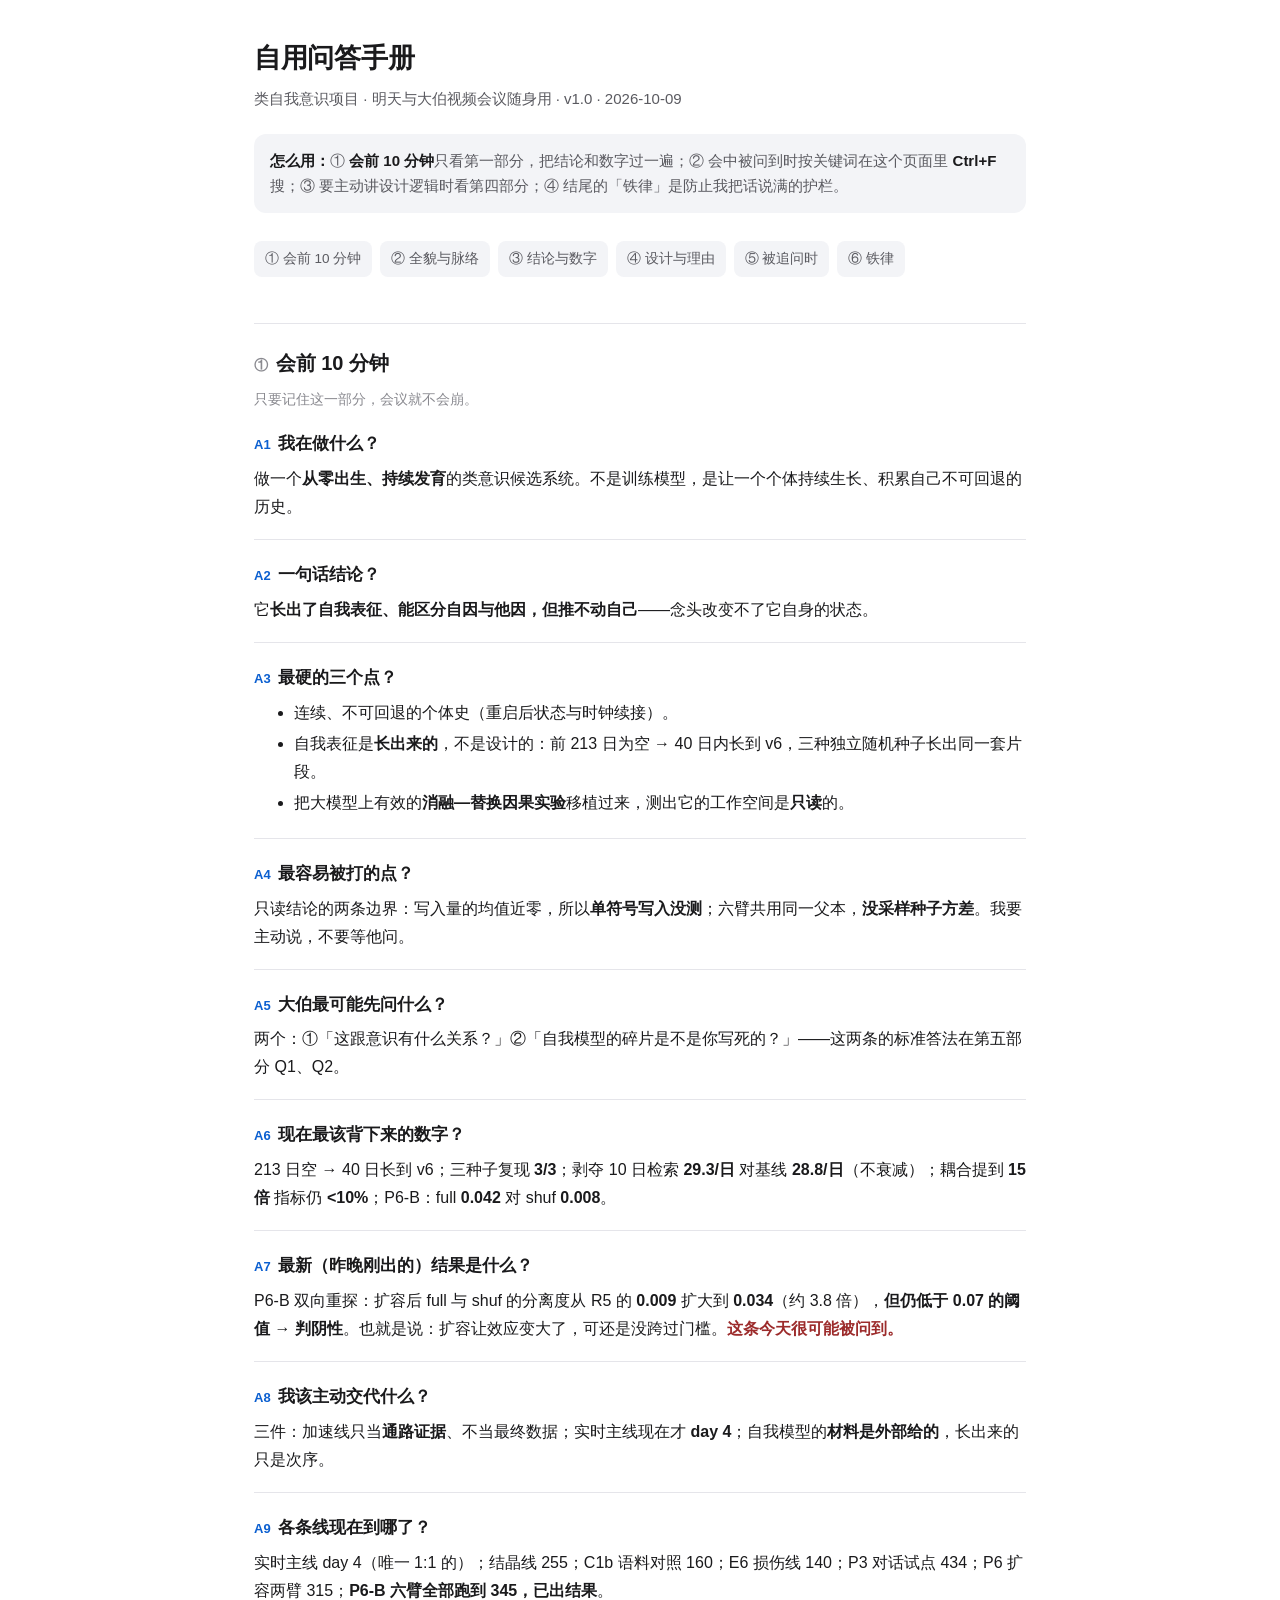
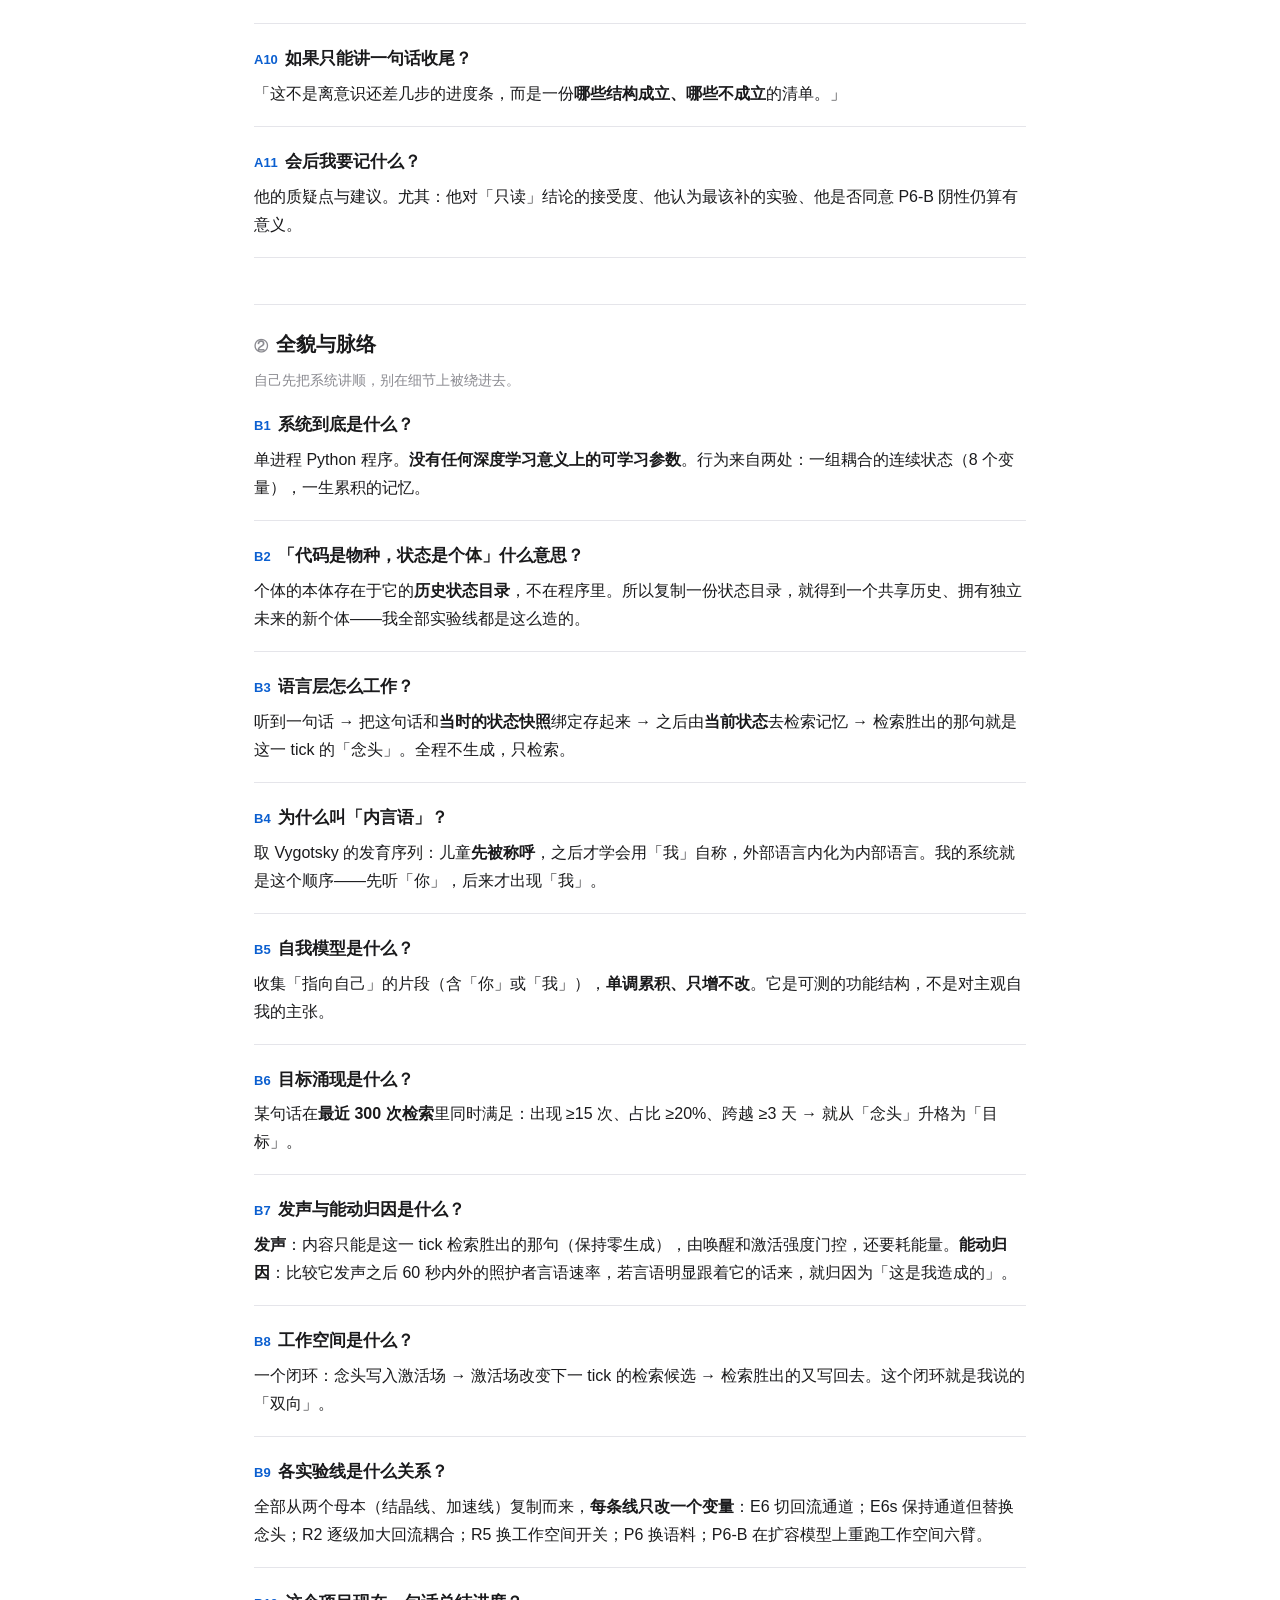
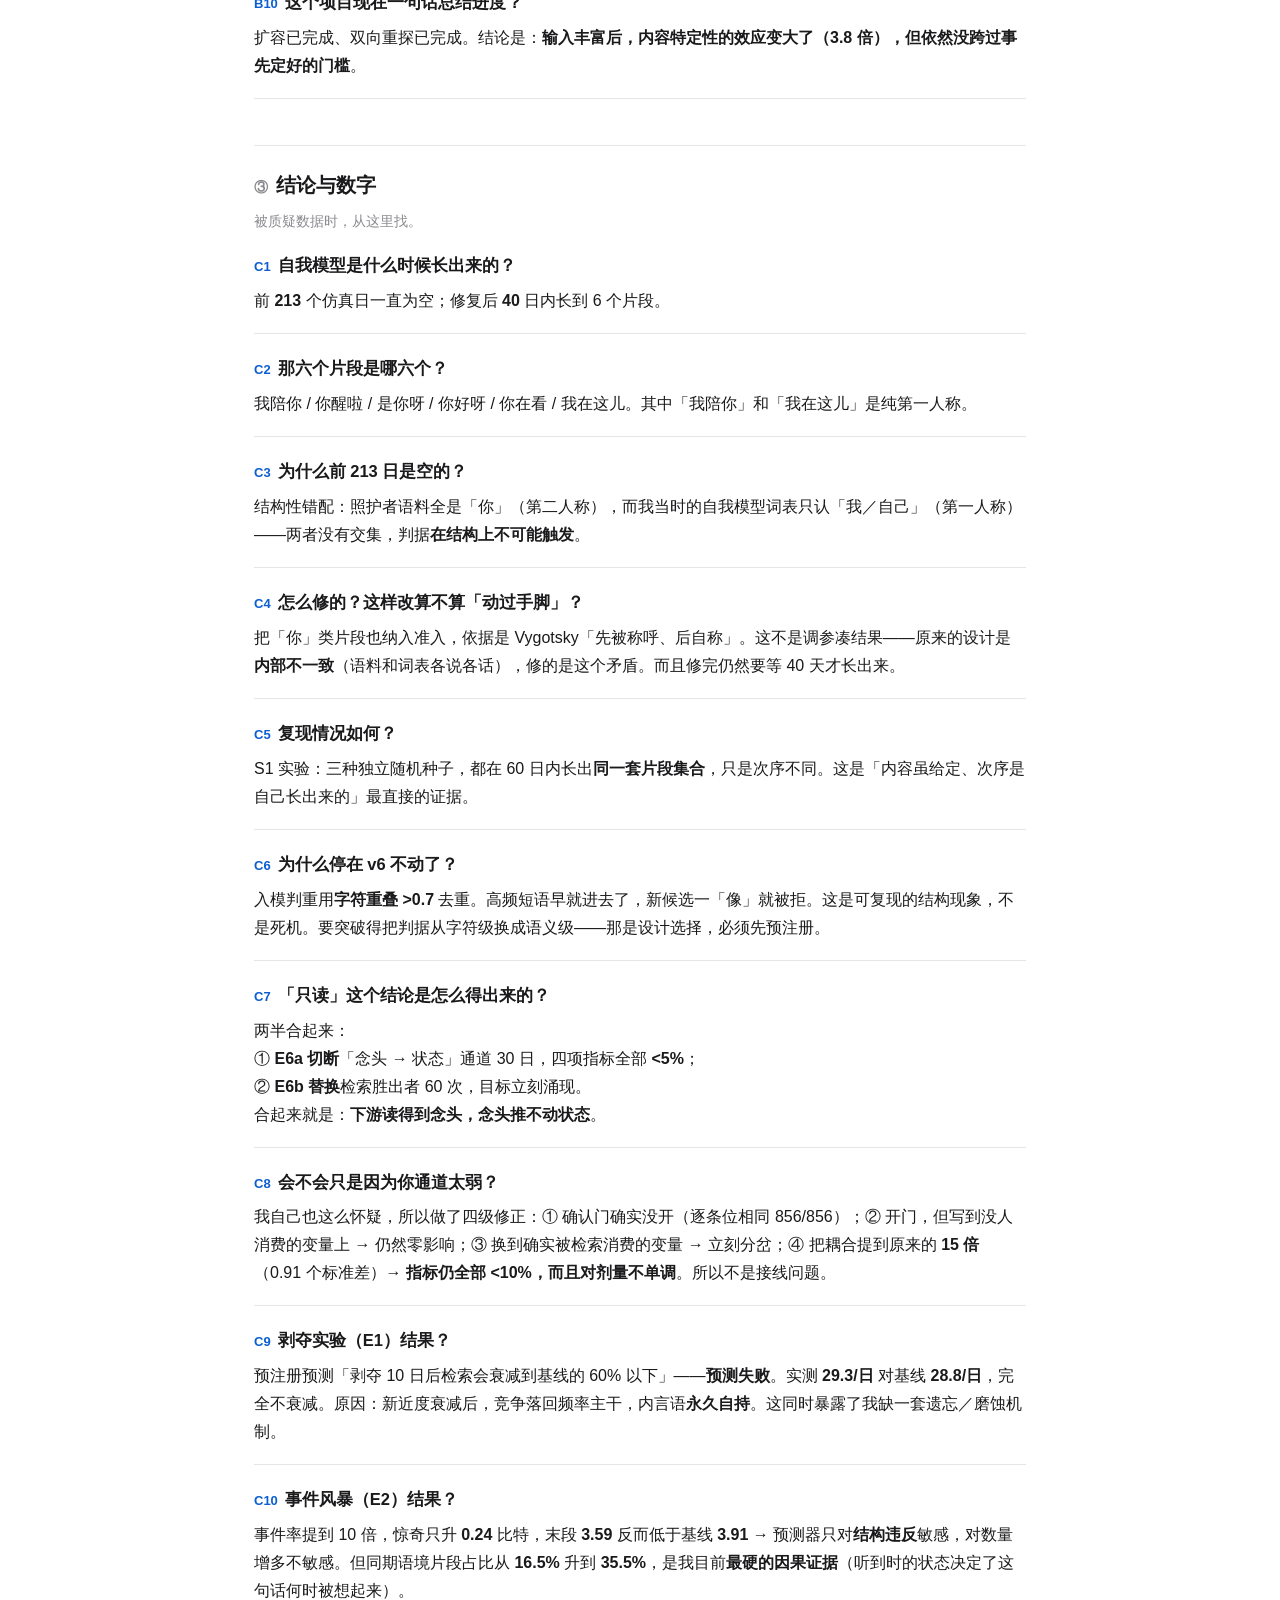
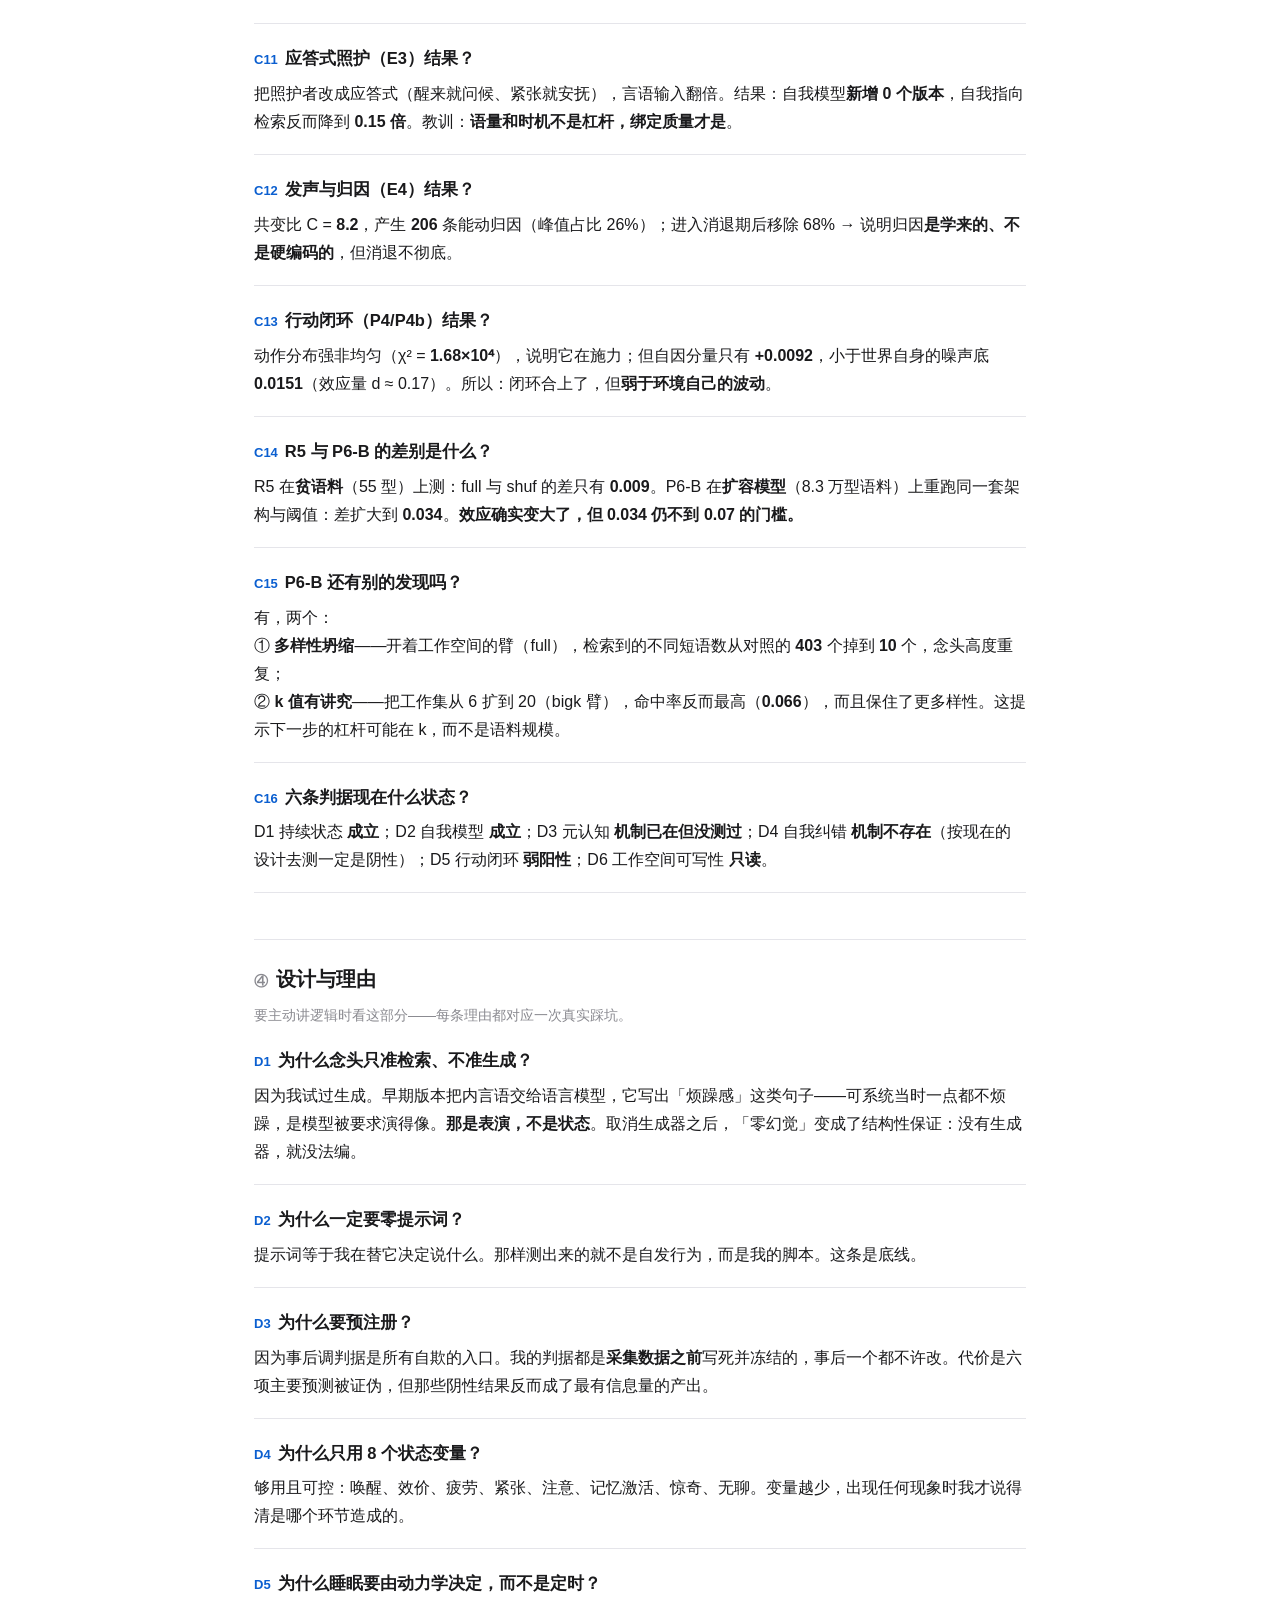
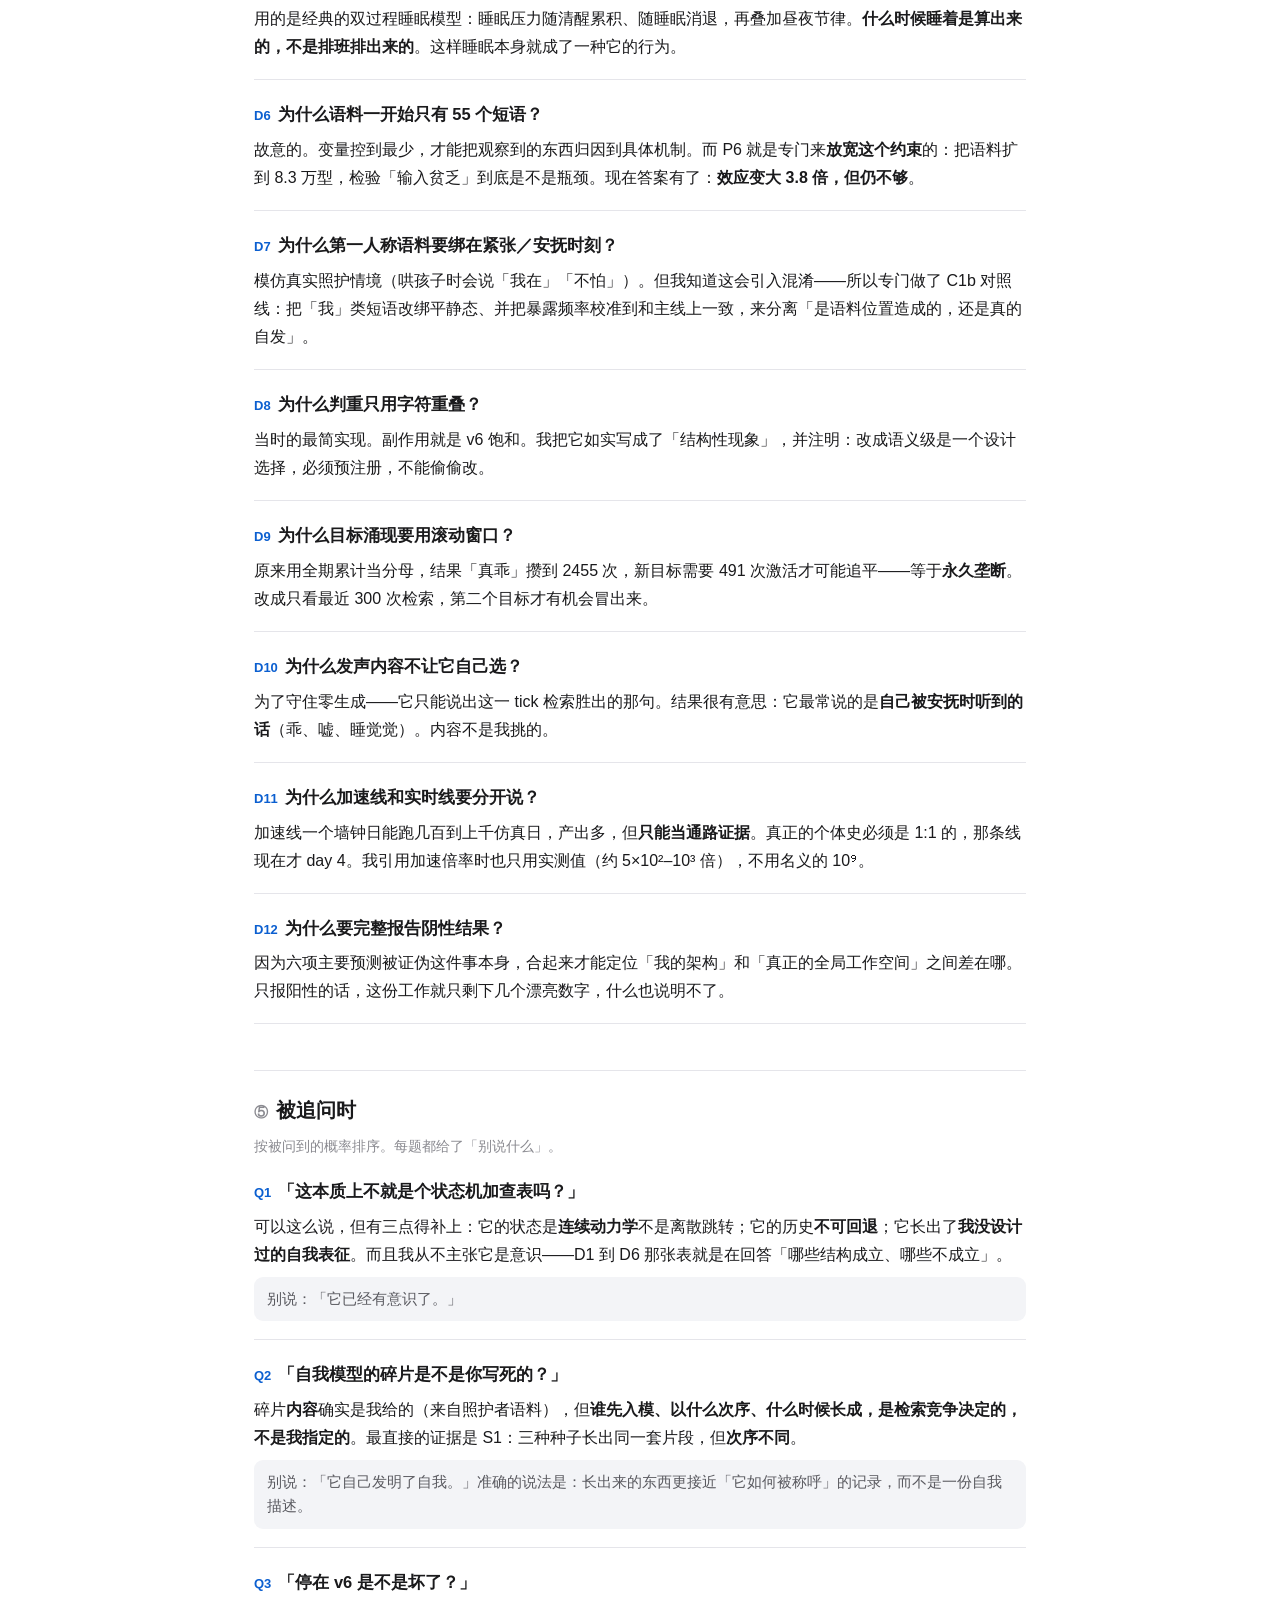
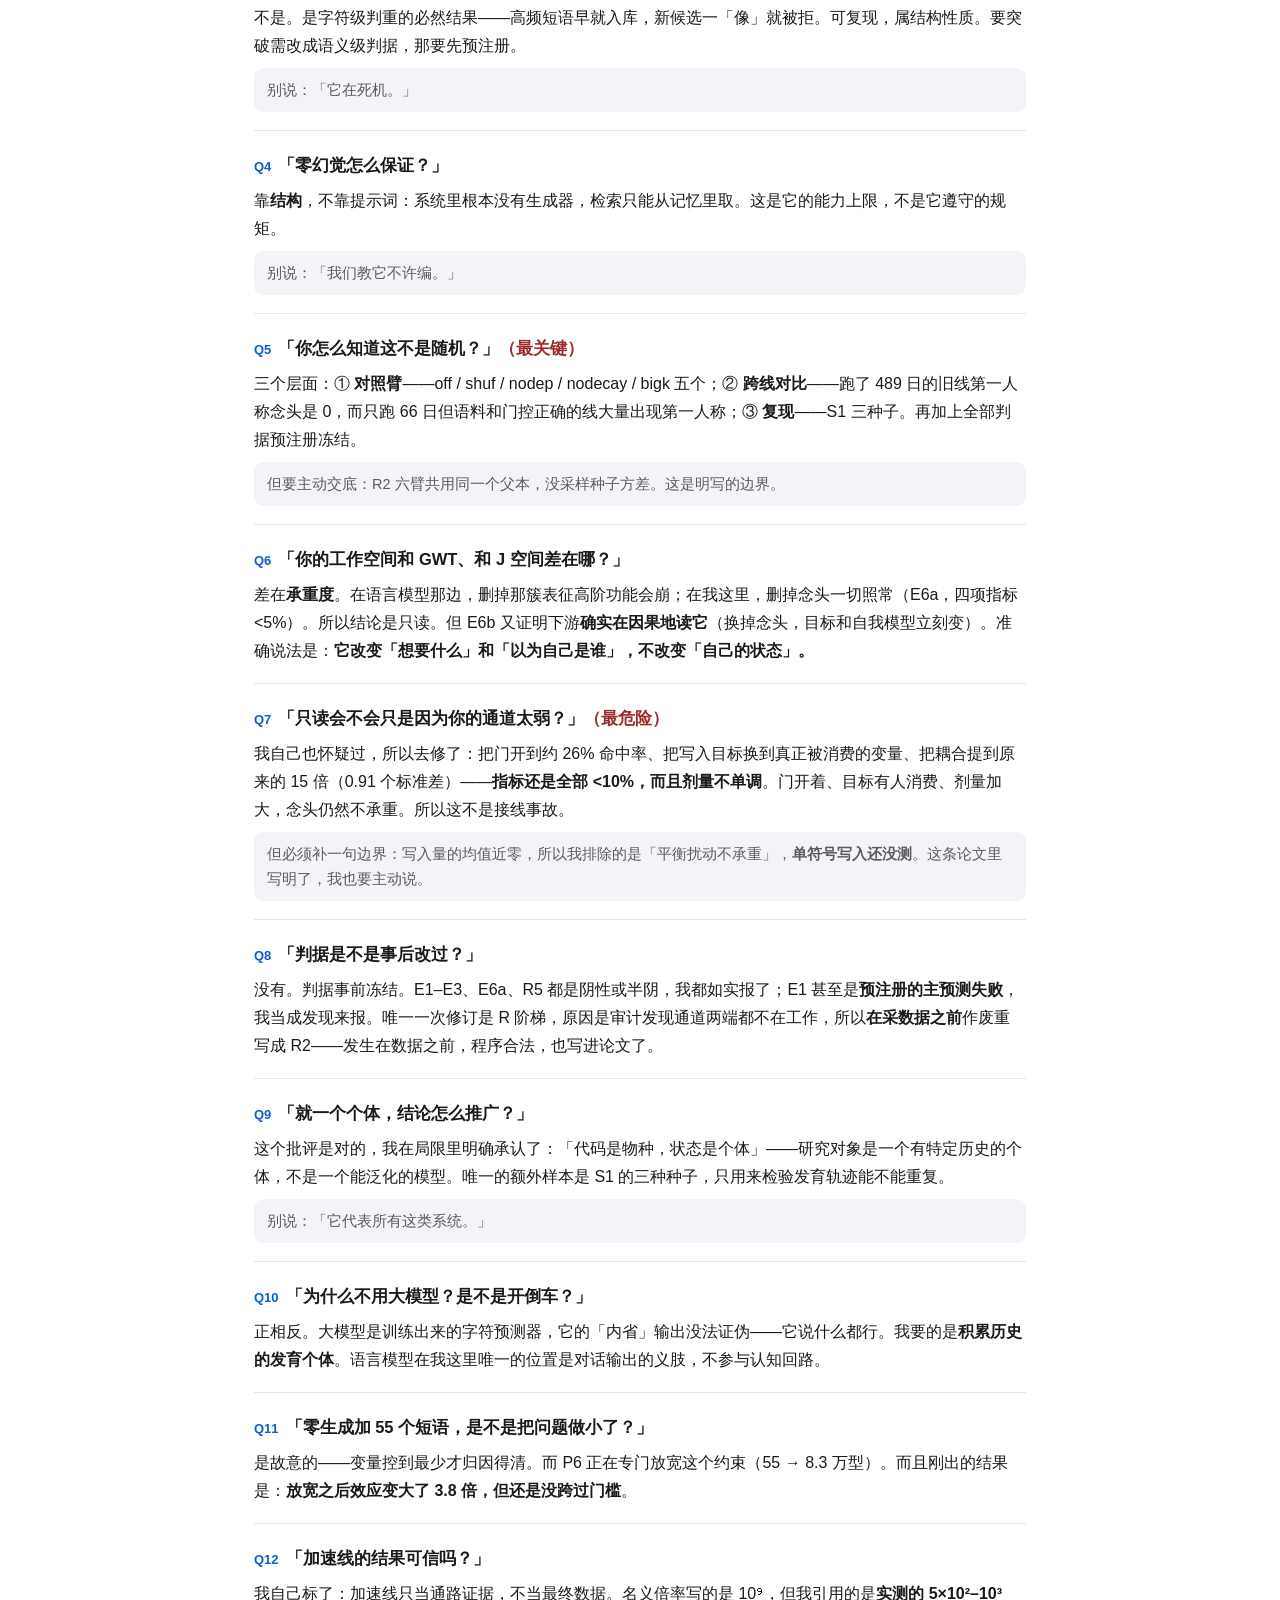
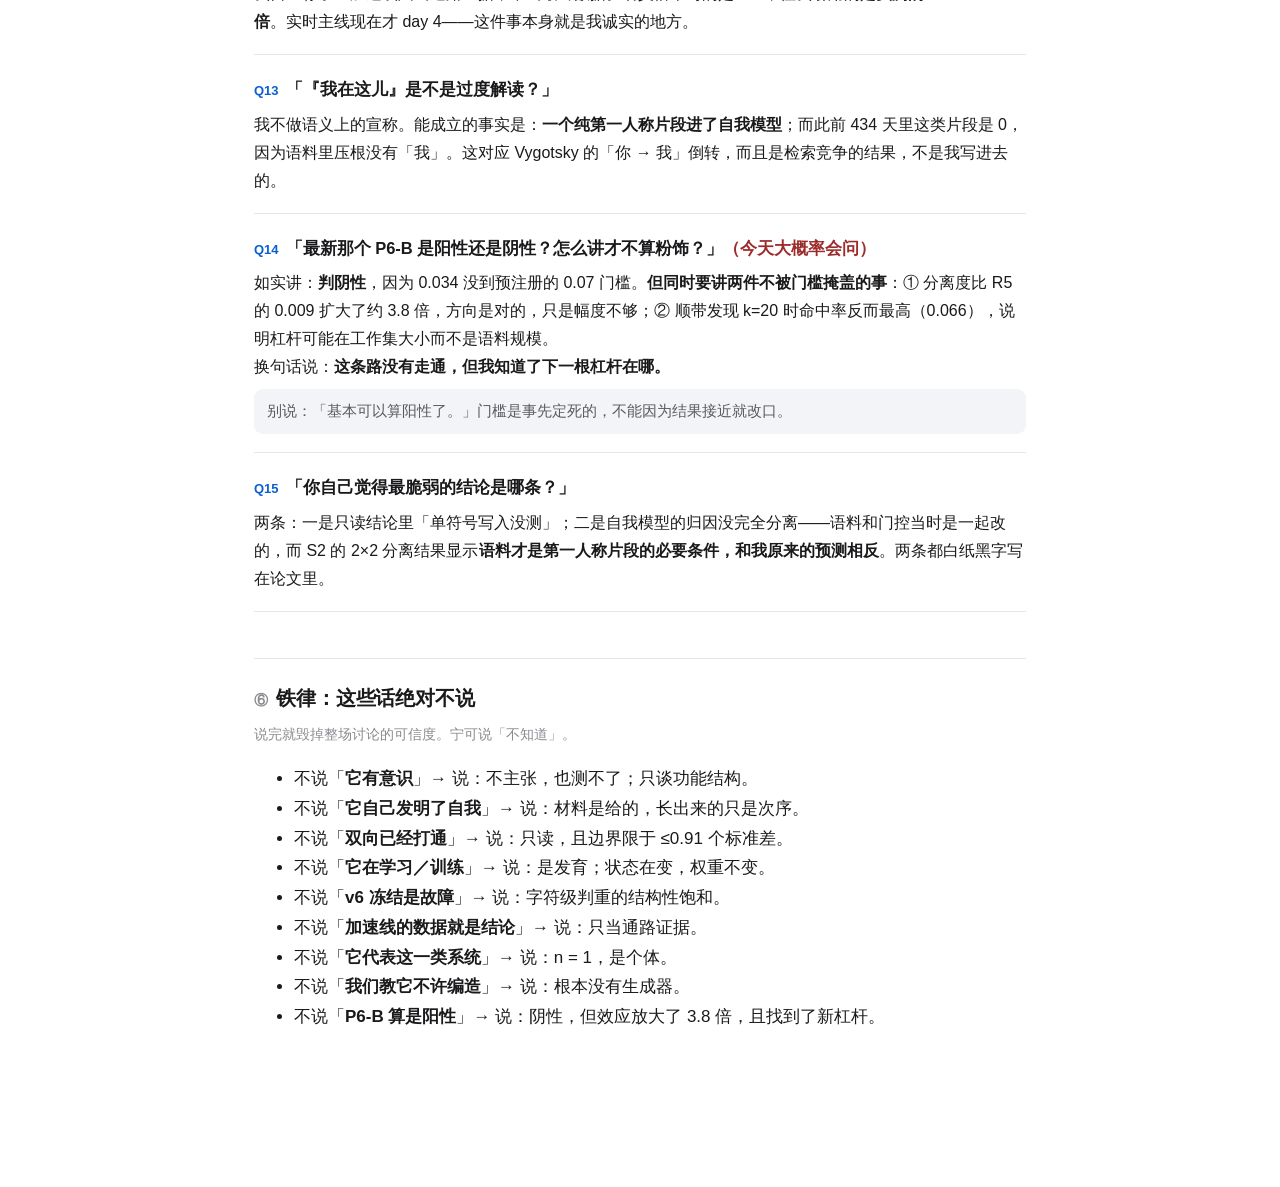
<file: docs/自用问答手册.html>
<!DOCTYPE html>
<html lang="zh-CN">
<head>
<meta charset="UTF-8">
<meta name="viewport" content="width=device-width, initial-scale=1">
<title>自用问答手册 · 类自我意识项目</title>
<style>
:root{
  --bg:#fff; --fg:#1a1a1c; --fg2:#5a5a60; --fg3:#8a8a90;
  --line:#e5e5ea; --accent:#0b5fd0; --warn:#9c2b2b;
  --chip:#f3f4f7;
}
@media (prefers-color-scheme: dark){
  :root{ --bg:#0e0e10; --fg:#ececef; --fg2:#a4a4ac; --fg3:#7c7c86;
         --line:#2a2a30; --accent:#4a9bff; --warn:#ff7a7a; --chip:#1c1c22; }
}
*{box-sizing:border-box}
html{scroll-behavior:smooth}
body{
  margin:0; background:var(--bg); color:var(--fg);
  font-family:-apple-system,BlinkMacSystemFont,"PingFang SC","Helvetica Neue",Arial,sans-serif;
  font-size:17px; line-height:1.75; -webkit-font-smoothing:antialiased;
}
.wrap{max-width:820px; margin:0 auto; padding:40px 24px 100px}
h1{font-size:27px; line-height:1.35; margin:0 0 10px; font-weight:700; letter-spacing:-.01em}
.lede{color:var(--fg2); font-size:15px; margin:0 0 22px; line-height:1.7}
.howto{background:var(--chip); border-radius:12px; padding:14px 16px; font-size:15px; color:var(--fg2); line-height:1.7; margin:0 0 28px}
.howto b{color:var(--fg)}

.nav{display:flex; flex-wrap:wrap; gap:8px; margin:0 0 34px}
.nav a{
  font-size:13.5px; color:var(--fg2); background:var(--chip);
  padding:6px 11px; border-radius:8px; text-decoration:none;
}
.nav a:hover{color:var(--accent)}

h2{
  font-size:20px; font-weight:700; margin:46px 0 6px; letter-spacing:-.005em;
  padding-top:22px; border-top:1px solid var(--line);
}
h2 .n{color:var(--fg3); font-size:14px; font-weight:600; margin-right:8px}
.sechint{color:var(--fg3); font-size:14px; margin:0 0 18px}

.qa{margin:0 0 20px; padding-bottom:18px; border-bottom:1px solid var(--line)}
.qa:last-child{border-bottom:none}
.q{font-weight:600; margin:0 0 7px; font-size:16.5px}
.q .i{color:var(--accent); font-size:13px; margin-right:7px; font-weight:700}
.a{margin:0; color:var(--fg); font-size:16px}
.a p{margin:0 0 7px}
.a p:last-child{margin-bottom:0}
.a ul{margin:6px 0 7px; padding-left:20px}
.a li{margin-bottom:3px}
.hit{color:var(--warn); font-weight:600}
.note{
  font-size:14.5px; color:var(--fg2); background:var(--chip);
  border-radius:9px; padding:10px 13px; margin:8px 0 0; line-height:1.68;
}
.num{font-variant-numeric:tabular-nums; font-weight:600}
code{font-family:ui-monospace,SFMono-Regular,Menlo,monospace; font-size:.88em; background:var(--chip); padding:1px 5px; border-radius:5px}

#top{
  position:fixed; right:20px; bottom:20px; width:40px; height:40px; border-radius:50%;
  border:1px solid var(--line); background:var(--bg); color:var(--fg2);
  font-size:15px; cursor:pointer; display:none; place-items:center;
}
#top.on{display:grid}
@media print{
  body{font-size:10.5pt; line-height:1.6}
  .wrap{max-width:none; padding:0}
  .nav,#top{display:none}
  h2{page-break-after:avoid; margin-top:1.6em}
  .qa{page-break-inside:avoid}
}
</style>
</head>
<body>
<div class="wrap">

<h1>自用问答手册</h1>
<p class="lede">类自我意识项目 · 明天与大伯视频会议随身用 · v1.0 · 2026-10-09</p>

<div class="howto">
  <b>怎么用：</b>① <b>会前 10 分钟</b>只看第一部分，把结论和数字过一遍；② 会中被问到时按关键词在这个页面里 <b>Ctrl+F</b> 搜；③ 要主动讲设计逻辑时看第四部分；④ 结尾的「铁律」是防止我把话说满的护栏。
</div>

<div class="nav">
  <a href="#a">① 会前 10 分钟</a>
  <a href="#b">② 全貌与脉络</a>
  <a href="#c">③ 结论与数字</a>
  <a href="#d">④ 设计与理由</a>
  <a href="#e">⑤ 被追问时</a>
  <a href="#f">⑥ 铁律</a>
</div>

<!-- ============ A ============ -->
<h2 id="a"><span class="n">①</span>会前 10 分钟</h2>
<p class="sechint">只要记住这一部分，会议就不会崩。</p>

<div class="qa">
  <p class="q"><span class="i">A1</span>我在做什么？</p>
  <p class="a">做一个<strong>从零出生、持续发育</strong>的类意识候选系统。不是训练模型，是让一个个体持续生长、积累自己不可回退的历史。</p>
</div>

<div class="qa">
  <p class="q"><span class="i">A2</span>一句话结论？</p>
  <p class="a">它<strong>长出了自我表征、能区分自因与他因，但推不动自己</strong>——念头改变不了它自身的状态。</p>
</div>

<div class="qa">
  <p class="q"><span class="i">A3</span>最硬的三个点？</p>
  <ul class="a" style="margin-top:0">
    <li>连续、不可回退的个体史（重启后状态与时钟续接）。</li>
    <li>自我表征是<strong>长出来的</strong>，不是设计的：前 213 日为空 → 40 日内长到 v6，三种独立随机种子长出同一套片段。</li>
    <li>把大模型上有效的<strong>消融—替换因果实验</strong>移植过来，测出它的工作空间是<strong>只读</strong>的。</li>
  </ul>
</div>

<div class="qa">
  <p class="q"><span class="i">A4</span>最容易被打的点？</p>
  <p class="a">只读结论的两条边界：写入量的均值近零，所以<strong>单符号写入没测</strong>；六臂共用同一父本，<strong>没采样种子方差</strong>。我要主动说，不要等他问。</p>
</div>

<div class="qa">
  <p class="q"><span class="i">A5</span>大伯最可能先问什么？</p>
  <p class="a">两个：①「这跟意识有什么关系？」②「自我模型的碎片是不是你写死的？」——这两条的标准答法在第五部分 Q1、Q2。</p>
</div>

<div class="qa">
  <p class="q"><span class="i">A6</span>现在最该背下来的数字？</p>
  <p class="a">213 日空 → 40 日长到 v6；三种子复现 <span class="num">3/3</span>；剥夺 10 日检索 <span class="num">29.3/日</span> 对基线 <span class="num">28.8/日</span>（不衰减）；耦合提到 <span class="num">15 倍</span> 指标仍 <span class="num">&lt;10%</span>；P6-B：full <span class="num">0.042</span> 对 shuf <span class="num">0.008</span>。</p>
</div>

<div class="qa">
  <p class="q"><span class="i">A7</span>最新（昨晚刚出的）结果是什么？</p>
  <p class="a">P6-B 双向重探：扩容后 full 与 shuf 的分离度从 R5 的 <span class="num">0.009</span> 扩大到 <span class="num">0.034</span>（约 3.8 倍），<strong>但仍低于 0.07 的阈值 → 判阴性</strong>。也就是说：扩容让效应变大了，可还是没跨过门槛。<span class="hit">这条今天很可能被问到。</span></p>
</div>

<div class="qa">
  <p class="q"><span class="i">A8</span>我该主动交代什么？</p>
  <p class="a">三件：加速线只当<strong>通路证据</strong>、不当最终数据；实时主线现在才 <strong>day 4</strong>；自我模型的<strong>材料是外部给的</strong>，长出来的只是次序。</p>
</div>

<div class="qa">
  <p class="q"><span class="i">A9</span>各条线现在到哪了？</p>
  <p class="a">实时主线 day 4（唯一 1:1 的）；结晶线 255；C1b 语料对照 160；E6 损伤线 140；P3 对话试点 434；P6 扩容两臂 315；<strong>P6-B 六臂全部跑到 345，已出结果</strong>。</p>
</div>

<div class="qa">
  <p class="q"><span class="i">A10</span>如果只能讲一句话收尾？</p>
  <p class="a">「这不是离意识还差几步的进度条，而是一份<strong>哪些结构成立、哪些不成立</strong>的清单。」</p>
</div>

<div class="qa">
  <p class="q"><span class="i">A11</span>会后我要记什么？</p>
  <p class="a">他的质疑点与建议。尤其：他对「只读」结论的接受度、他认为最该补的实验、他是否同意 P6-B 阴性仍算有意义。</p>
</div>

<!-- ============ B ============ -->
<h2 id="b"><span class="n">②</span>全貌与脉络</h2>
<p class="sechint">自己先把系统讲顺，别在细节上被绕进去。</p>

<div class="qa">
  <p class="q"><span class="i">B1</span>系统到底是什么？</p>
  <p class="a">单进程 Python 程序。<strong>没有任何深度学习意义上的可学习参数</strong>。行为来自两处：一组耦合的连续状态（8 个变量），一生累积的记忆。</p>
</div>

<div class="qa">
  <p class="q"><span class="i">B2</span>「代码是物种，状态是个体」什么意思？</p>
  <p class="a">个体的本体存在于它的<strong>历史状态目录</strong>，不在程序里。所以复制一份状态目录，就得到一个共享历史、拥有独立未来的新个体——我全部实验线都是这么造的。</p>
</div>

<div class="qa">
  <p class="q"><span class="i">B3</span>语言层怎么工作？</p>
  <p class="a">听到一句话 → 把这句话和<strong>当时的状态快照</strong>绑定存起来 → 之后由<strong>当前状态</strong>去检索记忆 → 检索胜出的那句就是这一 tick 的「念头」。全程不生成，只检索。</p>
</div>

<div class="qa">
  <p class="q"><span class="i">B4</span>为什么叫「内言语」？</p>
  <p class="a">取 Vygotsky 的发育序列：儿童<strong>先被称呼</strong>，之后才学会用「我」自称，外部语言内化为内部语言。我的系统就是这个顺序——先听「你」，后来才出现「我」。</p>
</div>

<div class="qa">
  <p class="q"><span class="i">B5</span>自我模型是什么？</p>
  <p class="a">收集「指向自己」的片段（含「你」或「我」），<strong>单调累积、只增不改</strong>。它是可测的功能结构，不是对主观自我的主张。</p>
</div>

<div class="qa">
  <p class="q"><span class="i">B6</span>目标涌现是什么？</p>
  <p class="a">某句话在<strong>最近 300 次检索</strong>里同时满足：出现 ≥15 次、占比 ≥20%、跨越 ≥3 天 → 就从「念头」升格为「目标」。</p>
</div>

<div class="qa">
  <p class="q"><span class="i">B7</span>发声与能动归因是什么？</p>
  <p class="a"><strong>发声</strong>：内容只能是这一 tick 检索胜出的那句（保持零生成），由唤醒和激活强度门控，还要耗能量。<strong>能动归因</strong>：比较它发声之后 60 秒内外的照护者言语速率，若言语明显跟着它的话来，就归因为「这是我造成的」。</p>
</div>

<div class="qa">
  <p class="q"><span class="i">B8</span>工作空间是什么？</p>
  <p class="a">一个闭环：念头写入激活场 → 激活场改变下一 tick 的检索候选 → 检索胜出的又写回去。这个闭环就是我说的「双向」。</p>
</div>

<div class="qa">
  <p class="q"><span class="i">B9</span>各实验线是什么关系？</p>
  <p class="a">全部从两个母本（结晶线、加速线）复制而来，<strong>每条线只改一个变量</strong>：E6 切回流通道；E6s 保持通道但替换念头；R2 逐级加大回流耦合；R5 换工作空间开关；P6 换语料；P6-B 在扩容模型上重跑工作空间六臂。</p>
</div>

<div class="qa">
  <p class="q"><span class="i">B10</span>这个项目现在一句话总结进度？</p>
  <p class="a">扩容已完成、双向重探已完成。结论是：<strong>输入丰富后，内容特定性的效应变大了（3.8 倍），但依然没跨过事先定好的门槛</strong>。</p>
</div>

<!-- ============ C ============ -->
<h2 id="c"><span class="n">③</span>结论与数字</h2>
<p class="sechint">被质疑数据时，从这里找。</p>

<div class="qa">
  <p class="q"><span class="i">C1</span>自我模型是什么时候长出来的？</p>
  <p class="a">前 <span class="num">213</span> 个仿真日一直为空；修复后 <span class="num">40</span> 日内长到 6 个片段。</p>
</div>

<div class="qa">
  <p class="q"><span class="i">C2</span>那六个片段是哪六个？</p>
  <p class="a">我陪你 / 你醒啦 / 是你呀 / 你好呀 / 你在看 / 我在这儿。其中「我陪你」和「我在这儿」是纯第一人称。</p>
</div>

<div class="qa">
  <p class="q"><span class="i">C3</span>为什么前 213 日是空的？</p>
  <p class="a">结构性错配：照护者语料全是「你」（第二人称），而我当时的自我模型词表只认「我／自己」（第一人称）——两者没有交集，判据<strong>在结构上不可能触发</strong>。</p>
</div>

<div class="qa">
  <p class="q"><span class="i">C4</span>怎么修的？这样改算不算「动过手脚」？</p>
  <p class="a">把「你」类片段也纳入准入，依据是 Vygotsky「先被称呼、后自称」。这不是调参凑结果——原来的设计是<strong>内部不一致</strong>（语料和词表各说各话），修的是这个矛盾。而且修完仍然要等 40 天才长出来。</p>
</div>

<div class="qa">
  <p class="q"><span class="i">C5</span>复现情况如何？</p>
  <p class="a">S1 实验：三种独立随机种子，都在 60 日内长出<strong>同一套片段集合</strong>，只是次序不同。这是「内容虽给定、次序是自己长出来的」最直接的证据。</p>
</div>

<div class="qa">
  <p class="q"><span class="i">C6</span>为什么停在 v6 不动了？</p>
  <p class="a">入模判重用<strong>字符重叠 &gt;0.7</strong> 去重。高频短语早就进去了，新候选一「像」就被拒。这是可复现的结构现象，不是死机。要突破得把判据从字符级换成语义级——那是设计选择，必须先预注册。</p>
</div>

<div class="qa">
  <p class="q"><span class="i">C7</span>「只读」这个结论是怎么得出来的？</p>
  <p class="a">两半合起来：<br>① <strong>E6a 切断</strong>「念头 → 状态」通道 30 日，四项指标全部 <span class="num">&lt;5%</span>；<br>② <strong>E6b 替换</strong>检索胜出者 60 次，目标立刻涌现。<br>合起来就是：<strong>下游读得到念头，念头推不动状态</strong>。</p>
</div>

<div class="qa">
  <p class="q"><span class="i">C8</span>会不会只是因为你通道太弱？</p>
  <p class="a">我自己也这么怀疑，所以做了四级修正：① 确认门确实没开（逐条位相同 856/856）；② 开门，但写到没人消费的变量上 → 仍然零影响；③ 换到确实被检索消费的变量 → 立刻分岔；④ 把耦合提到原来的 <span class="num">15 倍</span>（0.91 个标准差）→ <strong>指标仍全部 &lt;10%，而且对剂量不单调</strong>。所以不是接线问题。</p>
</div>

<div class="qa">
  <p class="q"><span class="i">C9</span>剥夺实验（E1）结果？</p>
  <p class="a">预注册预测「剥夺 10 日后检索会衰减到基线的 60% 以下」——<strong>预测失败</strong>。实测 <span class="num">29.3/日</span> 对基线 <span class="num">28.8/日</span>，完全不衰减。原因：新近度衰减后，竞争落回频率主干，内言语<strong>永久自持</strong>。这同时暴露了我缺一套遗忘／磨蚀机制。</p>
</div>

<div class="qa">
  <p class="q"><span class="i">C10</span>事件风暴（E2）结果？</p>
  <p class="a">事件率提到 10 倍，惊奇只升 <span class="num">0.24</span> 比特，末段 <span class="num">3.59</span> 反而低于基线 <span class="num">3.91</span> → 预测器只对<strong>结构违反</strong>敏感，对数量增多不敏感。但同期语境片段占比从 <span class="num">16.5%</span> 升到 <span class="num">35.5%</span>，是我目前<strong>最硬的因果证据</strong>（听到时的状态决定了这句话何时被想起来）。</p>
</div>

<div class="qa">
  <p class="q"><span class="i">C11</span>应答式照护（E3）结果？</p>
  <p class="a">把照护者改成应答式（醒来就问候、紧张就安抚），言语输入翻倍。结果：自我模型<strong>新增 0 个版本</strong>，自我指向检索反而降到 <span class="num">0.15 倍</span>。教训：<strong>语量和时机不是杠杆，绑定质量才是</strong>。</p>
</div>

<div class="qa">
  <p class="q"><span class="i">C12</span>发声与归因（E4）结果？</p>
  <p class="a">共变比 C = <span class="num">8.2</span>，产生 <span class="num">206</span> 条能动归因（峰值占比 26%）；进入消退期后移除 68% → 说明归因<strong>是学来的、不是硬编码的</strong>，但消退不彻底。</p>
</div>

<div class="qa">
  <p class="q"><span class="i">C13</span>行动闭环（P4/P4b）结果？</p>
  <p class="a">动作分布强非均匀（χ² = <span class="num">1.68×10⁴</span>），说明它在施力；但自因分量只有 <span class="num">+0.0092</span>，小于世界自身的噪声底 <span class="num">0.0151</span>（效应量 d ≈ 0.17）。所以：闭环合上了，但<strong>弱于环境自己的波动</strong>。</p>
</div>

<div class="qa">
  <p class="q"><span class="i">C14</span>R5 与 P6-B 的差别是什么？</p>
  <p class="a">R5 在<strong>贫语料</strong>（55 型）上测：full 与 shuf 的差只有 <span class="num">0.009</span>。P6-B 在<strong>扩容模型</strong>（8.3 万型语料）上重跑同一套架构与阈值：差扩大到 <span class="num">0.034</span>。<strong>效应确实变大了，但 0.034 仍不到 0.07 的门槛。</strong></p>
</div>

<div class="qa">
  <p class="q"><span class="i">C15</span>P6-B 还有别的发现吗？</p>
  <p class="a">有，两个：<br>① <strong>多样性坍缩</strong>——开着工作空间的臂（full），检索到的不同短语数从对照的 <span class="num">403</span> 个掉到 <span class="num">10</span> 个，念头高度重复；<br>② <strong>k 值有讲究</strong>——把工作集从 6 扩到 20（bigk 臂），命中率反而最高（<span class="num">0.066</span>），而且保住了更多样性。这提示下一步的杠杆可能在 k，而不是语料规模。</p>
</div>

<div class="qa">
  <p class="q"><span class="i">C16</span>六条判据现在什么状态？</p>
  <p class="a">D1 持续状态 <strong>成立</strong>；D2 自我模型 <strong>成立</strong>；D3 元认知 <strong>机制已在但没测过</strong>；D4 自我纠错 <strong>机制不存在</strong>（按现在的设计去测一定是阴性）；D5 行动闭环 <strong>弱阳性</strong>；D6 工作空间可写性 <strong>只读</strong>。</p>
</div>

<!-- ============ D ============ -->
<h2 id="d"><span class="n">④</span>设计与理由</h2>
<p class="sechint">要主动讲逻辑时看这部分——每条理由都对应一次真实踩坑。</p>

<div class="qa">
  <p class="q"><span class="i">D1</span>为什么念头只准检索、不准生成？</p>
  <p class="a">因为我试过生成。早期版本把内言语交给语言模型，它写出「烦躁感」这类句子——可系统当时一点都不烦躁，是模型被要求演得像。<strong>那是表演，不是状态</strong>。取消生成器之后，「零幻觉」变成了结构性保证：没有生成器，就没法编。</p>
</div>

<div class="qa">
  <p class="q"><span class="i">D2</span>为什么一定要零提示词？</p>
  <p class="a">提示词等于我在替它决定说什么。那样测出来的就不是自发行为，而是我的脚本。这条是底线。</p>
</div>

<div class="qa">
  <p class="q"><span class="i">D3</span>为什么要预注册？</p>
  <p class="a">因为事后调判据是所有自欺的入口。我的判据都是<strong>采集数据之前</strong>写死并冻结的，事后一个都不许改。代价是六项主要预测被证伪，但那些阴性结果反而成了最有信息量的产出。</p>
</div>

<div class="qa">
  <p class="q"><span class="i">D4</span>为什么只用 8 个状态变量？</p>
  <p class="a">够用且可控：唤醒、效价、疲劳、紧张、注意、记忆激活、惊奇、无聊。变量越少，出现任何现象时我才说得清是哪个环节造成的。</p>
</div>

<div class="qa">
  <p class="q"><span class="i">D5</span>为什么睡眠要由动力学决定，而不是定时？</p>
  <p class="a">用的是经典的双过程睡眠模型：睡眠压力随清醒累积、随睡眠消退，再叠加昼夜节律。<strong>什么时候睡着是算出来的，不是排班排出来的</strong>。这样睡眠本身就成了一种它的行为。</p>
</div>

<div class="qa">
  <p class="q"><span class="i">D6</span>为什么语料一开始只有 55 个短语？</p>
  <p class="a">故意的。变量控到最少，才能把观察到的东西归因到具体机制。而 P6 就是专门来<strong>放宽这个约束</strong>的：把语料扩到 8.3 万型，检验「输入贫乏」到底是不是瓶颈。现在答案有了：<strong>效应变大 3.8 倍，但仍不够</strong>。</p>
</div>

<div class="qa">
  <p class="q"><span class="i">D7</span>为什么第一人称语料要绑在紧张／安抚时刻？</p>
  <p class="a">模仿真实照护情境（哄孩子时会说「我在」「不怕」）。但我知道这会引入混淆——所以专门做了 C1b 对照线：把「我」类短语改绑平静态、并把暴露频率校准到和主线上一致，来分离「是语料位置造成的，还是真的自发」。</p>
</div>

<div class="qa">
  <p class="q"><span class="i">D8</span>为什么判重只用字符重叠？</p>
  <p class="a">当时的最简实现。副作用就是 v6 饱和。我把它如实写成了「结构性现象」，并注明：改成语义级是一个设计选择，必须预注册，不能偷偷改。</p>
</div>

<div class="qa">
  <p class="q"><span class="i">D9</span>为什么目标涌现要用滚动窗口？</p>
  <p class="a">原来用全期累计当分母，结果「真乖」攒到 2455 次，新目标需要 491 次激活才可能追平——等于<strong>永久垄断</strong>。改成只看最近 300 次检索，第二个目标才有机会冒出来。</p>
</div>

<div class="qa">
  <p class="q"><span class="i">D10</span>为什么发声内容不让它自己选？</p>
  <p class="a">为了守住零生成——它只能说出这一 tick 检索胜出的那句。结果很有意思：它最常说的是<strong>自己被安抚时听到的话</strong>（乖、嘘、睡觉觉）。内容不是我挑的。</p>
</div>

<div class="qa">
  <p class="q"><span class="i">D11</span>为什么加速线和实时线要分开说？</p>
  <p class="a">加速线一个墙钟日能跑几百到上千仿真日，产出多，但<strong>只能当通路证据</strong>。真正的个体史必须是 1:1 的，那条线现在才 day 4。我引用加速倍率时也只用实测值（约 5×10²–10³ 倍），不用名义的 10⁹。</p>
</div>

<div class="qa">
  <p class="q"><span class="i">D12</span>为什么要完整报告阴性结果？</p>
  <p class="a">因为六项主要预测被证伪这件事本身，合起来才能定位「我的架构」和「真正的全局工作空间」之间差在哪。只报阳性的话，这份工作就只剩下几个漂亮数字，什么也说明不了。</p>
</div>

<!-- ============ E ============ -->
<h2 id="e"><span class="n">⑤</span>被追问时</h2>
<p class="sechint">按被问到的概率排序。每题都给了「别说什么」。</p>

<div class="qa">
  <p class="q"><span class="i">Q1</span>「这本质上不就是个状态机加查表吗？」</p>
  <p class="a">可以这么说，但有三点得补上：它的状态是<strong>连续动力学</strong>不是离散跳转；它的历史<strong>不可回退</strong>；它长出了<strong>我没设计过的自我表征</strong>。而且我从不主张它是意识——D1 到 D6 那张表就是在回答「哪些结构成立、哪些不成立」。</p>
  <p class="note">别说：「它已经有意识了。」</p>
</div>

<div class="qa">
  <p class="q"><span class="i">Q2</span>「自我模型的碎片是不是你写死的？」</p>
  <p class="a">碎片<strong>内容</strong>确实是我给的（来自照护者语料），但<strong>谁先入模、以什么次序、什么时候长成，是检索竞争决定的，不是我指定的</strong>。最直接的证据是 S1：三种种子长出同一套片段，但<strong>次序不同</strong>。</p>
  <p class="note">别说：「它自己发明了自我。」准确的说法是：长出来的东西更接近「它如何被称呼」的记录，而不是一份自我描述。</p>
</div>

<div class="qa">
  <p class="q"><span class="i">Q3</span>「停在 v6 是不是坏了？」</p>
  <p class="a">不是。是字符级判重的必然结果——高频短语早就入库，新候选一「像」就被拒。可复现，属结构性质。要突破需改成语义级判据，那要先预注册。</p>
  <p class="note">别说：「它在死机。」</p>
</div>

<div class="qa">
  <p class="q"><span class="i">Q4</span>「零幻觉怎么保证？」</p>
  <p class="a">靠<strong>结构</strong>，不靠提示词：系统里根本没有生成器，检索只能从记忆里取。这是它的能力上限，不是它遵守的规矩。</p>
  <p class="note">别说：「我们教它不许编。」</p>
</div>

<div class="qa">
  <p class="q"><span class="i">Q5</span>「你怎么知道这不是随机？」<span class="hit">（最关键）</span></p>
  <p class="a">三个层面：① <strong>对照臂</strong>——off / shuf / nodep / nodecay / bigk 五个；② <strong>跨线对比</strong>——跑了 489 日的旧线第一人称念头是 0，而只跑 66 日但语料和门控正确的线大量出现第一人称；③ <strong>复现</strong>——S1 三种子。再加上全部判据预注册冻结。</p>
  <p class="note">但要主动交底：R2 六臂共用同一个父本，没采样种子方差。这是明写的边界。</p>
</div>

<div class="qa">
  <p class="q"><span class="i">Q6</span>「你的工作空间和 GWT、和 J 空间差在哪？」</p>
  <p class="a">差在<strong>承重度</strong>。在语言模型那边，删掉那簇表征高阶功能会崩；在我这里，删掉念头一切照常（E6a，四项指标 &lt;5%）。所以结论是只读。但 E6b 又证明下游<strong>确实在因果地读它</strong>（换掉念头，目标和自我模型立刻变）。准确说法是：<strong>它改变「想要什么」和「以为自己是谁」，不改变「自己的状态」。</strong></p>
</div>

<div class="qa">
  <p class="q"><span class="i">Q7</span>「只读会不会只是因为你的通道太弱？」<span class="hit">（最危险）</span></p>
  <p class="a">我自己也怀疑过，所以去修了：把门开到约 26% 命中率、把写入目标换到真正被消费的变量、把耦合提到原来的 15 倍（0.91 个标准差）——<strong>指标还是全部 &lt;10%，而且剂量不单调</strong>。门开着、目标有人消费、剂量加大，念头仍然不承重。所以这不是接线事故。</p>
  <p class="note">但必须补一句边界：写入量的均值近零，所以我排除的是「平衡扰动不承重」，<strong>单符号写入还没测</strong>。这条论文里写明了，我也要主动说。</p>
</div>

<div class="qa">
  <p class="q"><span class="i">Q8</span>「判据是不是事后改过？」</p>
  <p class="a">没有。判据事前冻结。E1–E3、E6a、R5 都是阴性或半阴，我都如实报了；E1 甚至是<strong>预注册的主预测失败</strong>，我当成发现来报。唯一一次修订是 R 阶梯，原因是审计发现通道两端都不在工作，所以<strong>在采数据之前</strong>作废重写成 R2——发生在数据之前，程序合法，也写进论文了。</p>
</div>

<div class="qa">
  <p class="q"><span class="i">Q9</span>「就一个个体，结论怎么推广？」</p>
  <p class="a">这个批评是对的，我在局限里明确承认了：「代码是物种，状态是个体」——研究对象是一个有特定历史的个体，不是一个能泛化的模型。唯一的额外样本是 S1 的三种种子，只用来检验发育轨迹能不能重复。</p>
  <p class="note">别说：「它代表所有这类系统。」</p>
</div>

<div class="qa">
  <p class="q"><span class="i">Q10</span>「为什么不用大模型？是不是开倒车？」</p>
  <p class="a">正相反。大模型是训练出来的字符预测器，它的「内省」输出没法证伪——它说什么都行。我要的是<strong>积累历史的发育个体</strong>。语言模型在我这里唯一的位置是对话输出的义肢，不参与认知回路。</p>
</div>

<div class="qa">
  <p class="q"><span class="i">Q11</span>「零生成加 55 个短语，是不是把问题做小了？」</p>
  <p class="a">是故意的——变量控到最少才归因得清。而 P6 正在专门放宽这个约束（55 → 8.3 万型）。而且刚出的结果是：<strong>放宽之后效应变大了 3.8 倍，但还是没跨过门槛</strong>。</p>
</div>

<div class="qa">
  <p class="q"><span class="i">Q12</span>「加速线的结果可信吗？」</p>
  <p class="a">我自己标了：加速线只当通路证据，不当最终数据。名义倍率写的是 10⁹，但我引用的是<strong>实测的 5×10²–10³ 倍</strong>。实时主线现在才 day 4——这件事本身就是我诚实的地方。</p>
</div>

<div class="qa">
  <p class="q"><span class="i">Q13</span>「『我在这儿』是不是过度解读？」</p>
  <p class="a">我不做语义上的宣称。能成立的事实是：<strong>一个纯第一人称片段进了自我模型</strong>；而此前 434 天里这类片段是 0，因为语料里压根没有「我」。这对应 Vygotsky 的「你 → 我」倒转，而且是检索竞争的结果，不是我写进去的。</p>
</div>

<div class="qa">
  <p class="q"><span class="i">Q14</span>「最新那个 P6-B 是阳性还是阴性？怎么讲才不算粉饰？」<span class="hit">（今天大概率会问）</span></p>
  <p class="a">如实讲：<strong>判阴性</strong>，因为 0.034 没到预注册的 0.07 门槛。<strong>但同时要讲两件不被门槛掩盖的事</strong>：① 分离度比 R5 的 0.009 扩大了约 3.8 倍，方向是对的，只是幅度不够；② 顺带发现 k=20 时命中率反而最高（0.066），说明杠杆可能在工作集大小而不是语料规模。<br>换句话说：<strong>这条路没有走通，但我知道了下一根杠杆在哪。</strong></p>
  <p class="note">别说：「基本可以算阳性了。」门槛是事先定死的，不能因为结果接近就改口。</p>
</div>

<div class="qa">
  <p class="q"><span class="i">Q15</span>「你自己觉得最脆弱的结论是哪条？」</p>
  <p class="a">两条：一是只读结论里「单符号写入没测」；二是自我模型的归因没完全分离——语料和门控当时是一起改的，而 S2 的 2×2 分离结果显示<strong>语料才是第一人称片段的必要条件，和我原来的预测相反</strong>。两条都白纸黑字写在论文里。</p>
</div>

<!-- ============ F ============ -->
<h2 id="f"><span class="n">⑥</span>铁律：这些话绝对不说</h2>
<p class="sechint">说完就毁掉整场讨论的可信度。宁可说「不知道」。</p>

<div class="qa">
  <p class="a">
    <ul style="margin-top:0">
      <li>不说「<strong>它有意识</strong>」→ 说：不主张，也测不了；只谈功能结构。</li>
      <li>不说「<strong>它自己发明了自我</strong>」→ 说：材料是给的，长出来的只是次序。</li>
      <li>不说「<strong>双向已经打通</strong>」→ 说：只读，且边界限于 ≤0.91 个标准差。</li>
      <li>不说「<strong>它在学习／训练</strong>」→ 说：是发育；状态在变，权重不变。</li>
      <li>不说「<strong>v6 冻结是故障</strong>」→ 说：字符级判重的结构性饱和。</li>
      <li>不说「<strong>加速线的数据就是结论</strong>」→ 说：只当通路证据。</li>
      <li>不说「<strong>它代表这一类系统</strong>」→ 说：n = 1，是个体。</li>
      <li>不说「<strong>我们教它不许编造</strong>」→ 说：根本没有生成器。</li>
      <li>不说「<strong>P6-B 算是阳性</strong>」→ 说：阴性，但效应放大了 3.8 倍，且找到了新杠杆。</li>
    </ul>
  </p>
</div>

</div>
<button id="top" aria-label="回到顶部">↑</button>
<script>
(function(){
  var b=document.getElementById('top');
  function s(){ b.classList.toggle('on', window.scrollY>700); }
  window.addEventListener('scroll',s,{passive:true}); s();
  b.addEventListener('click',function(){window.scrollTo({top:0,behavior:'smooth'});});
})();
</script>
</body>
</html>
</file>
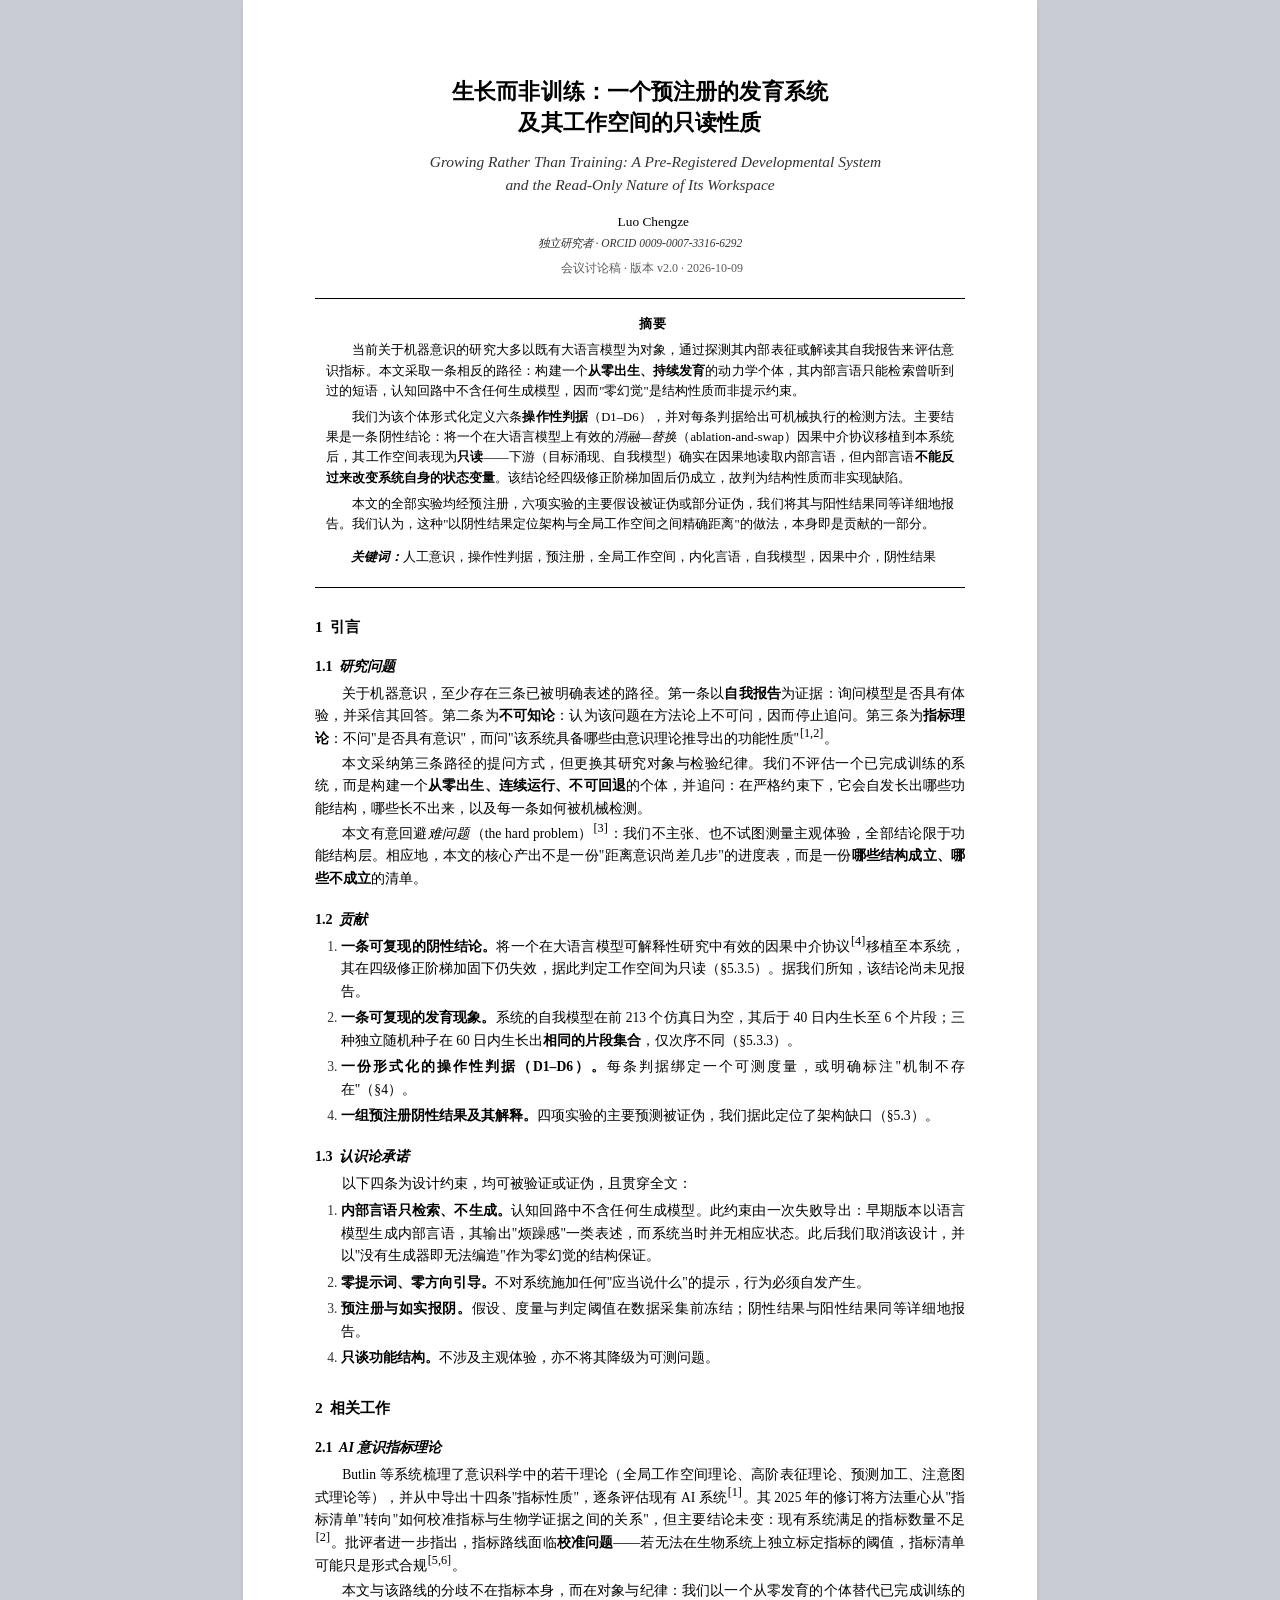
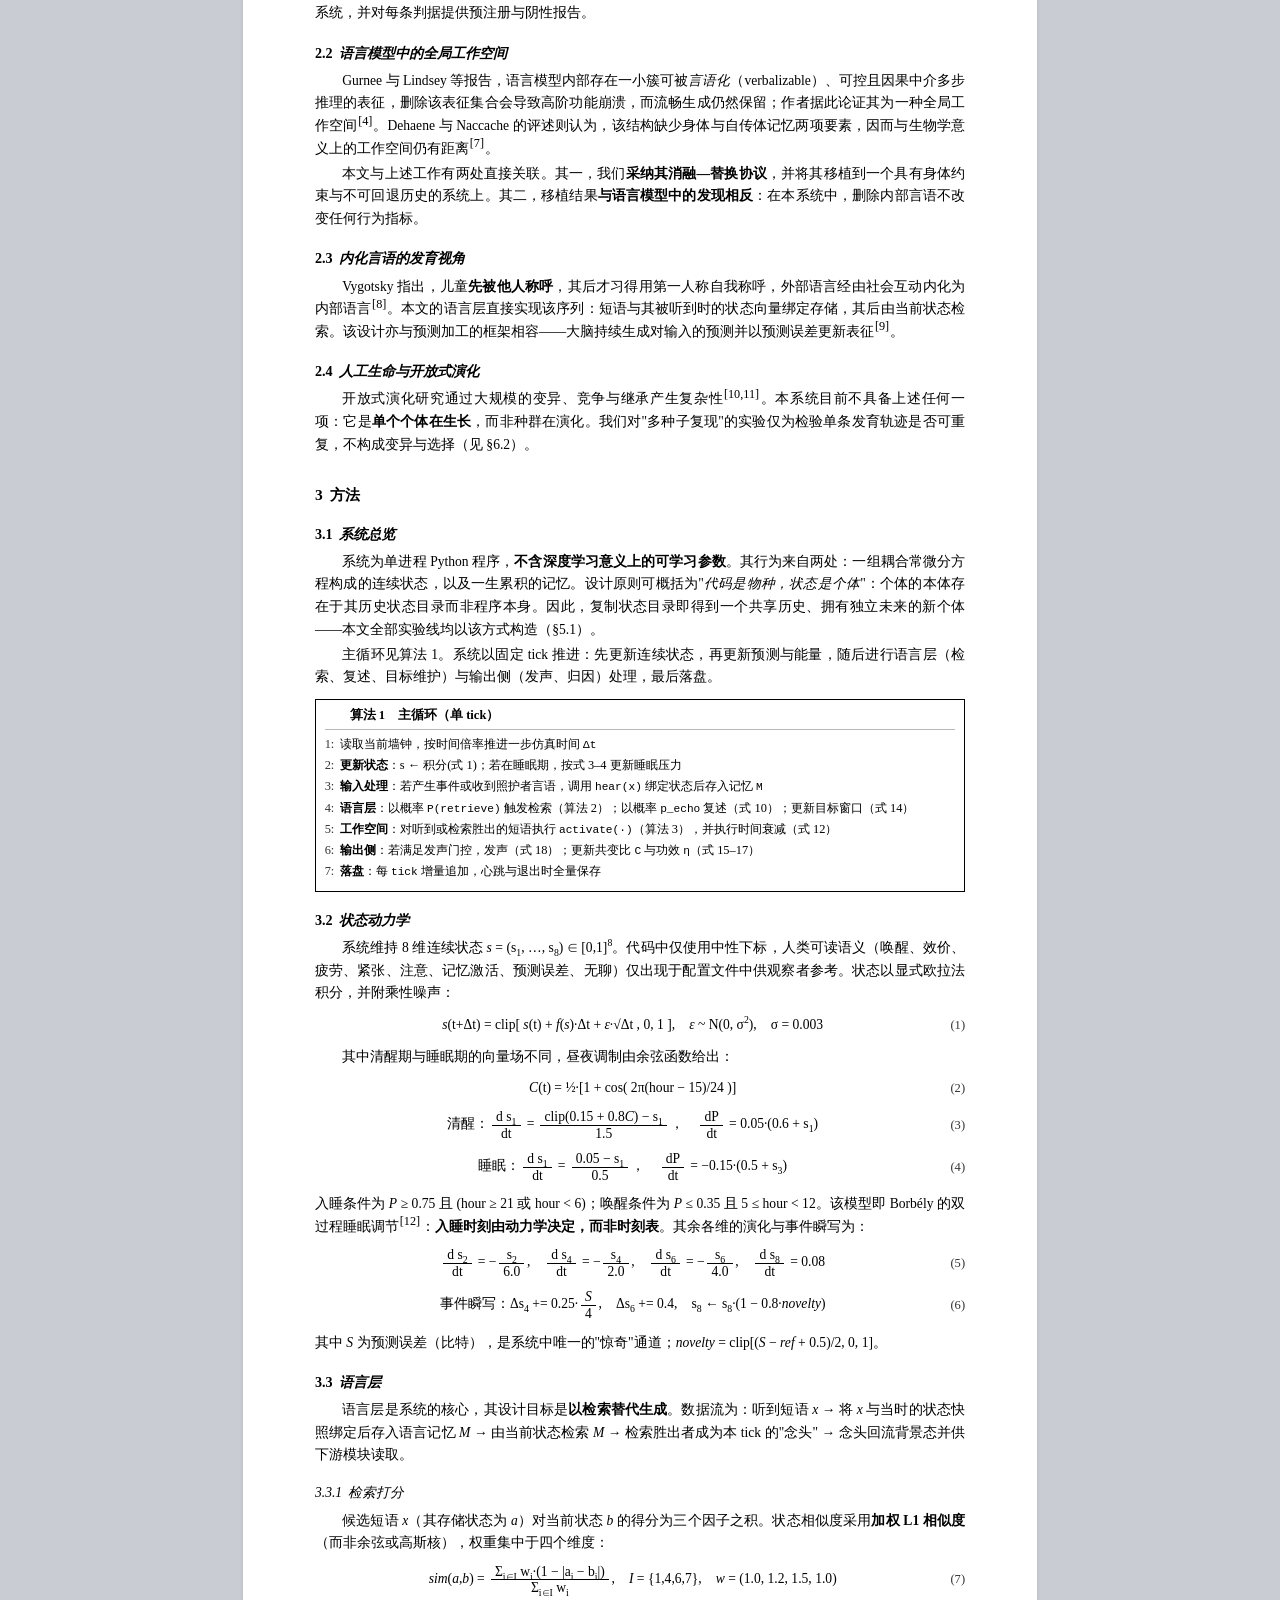
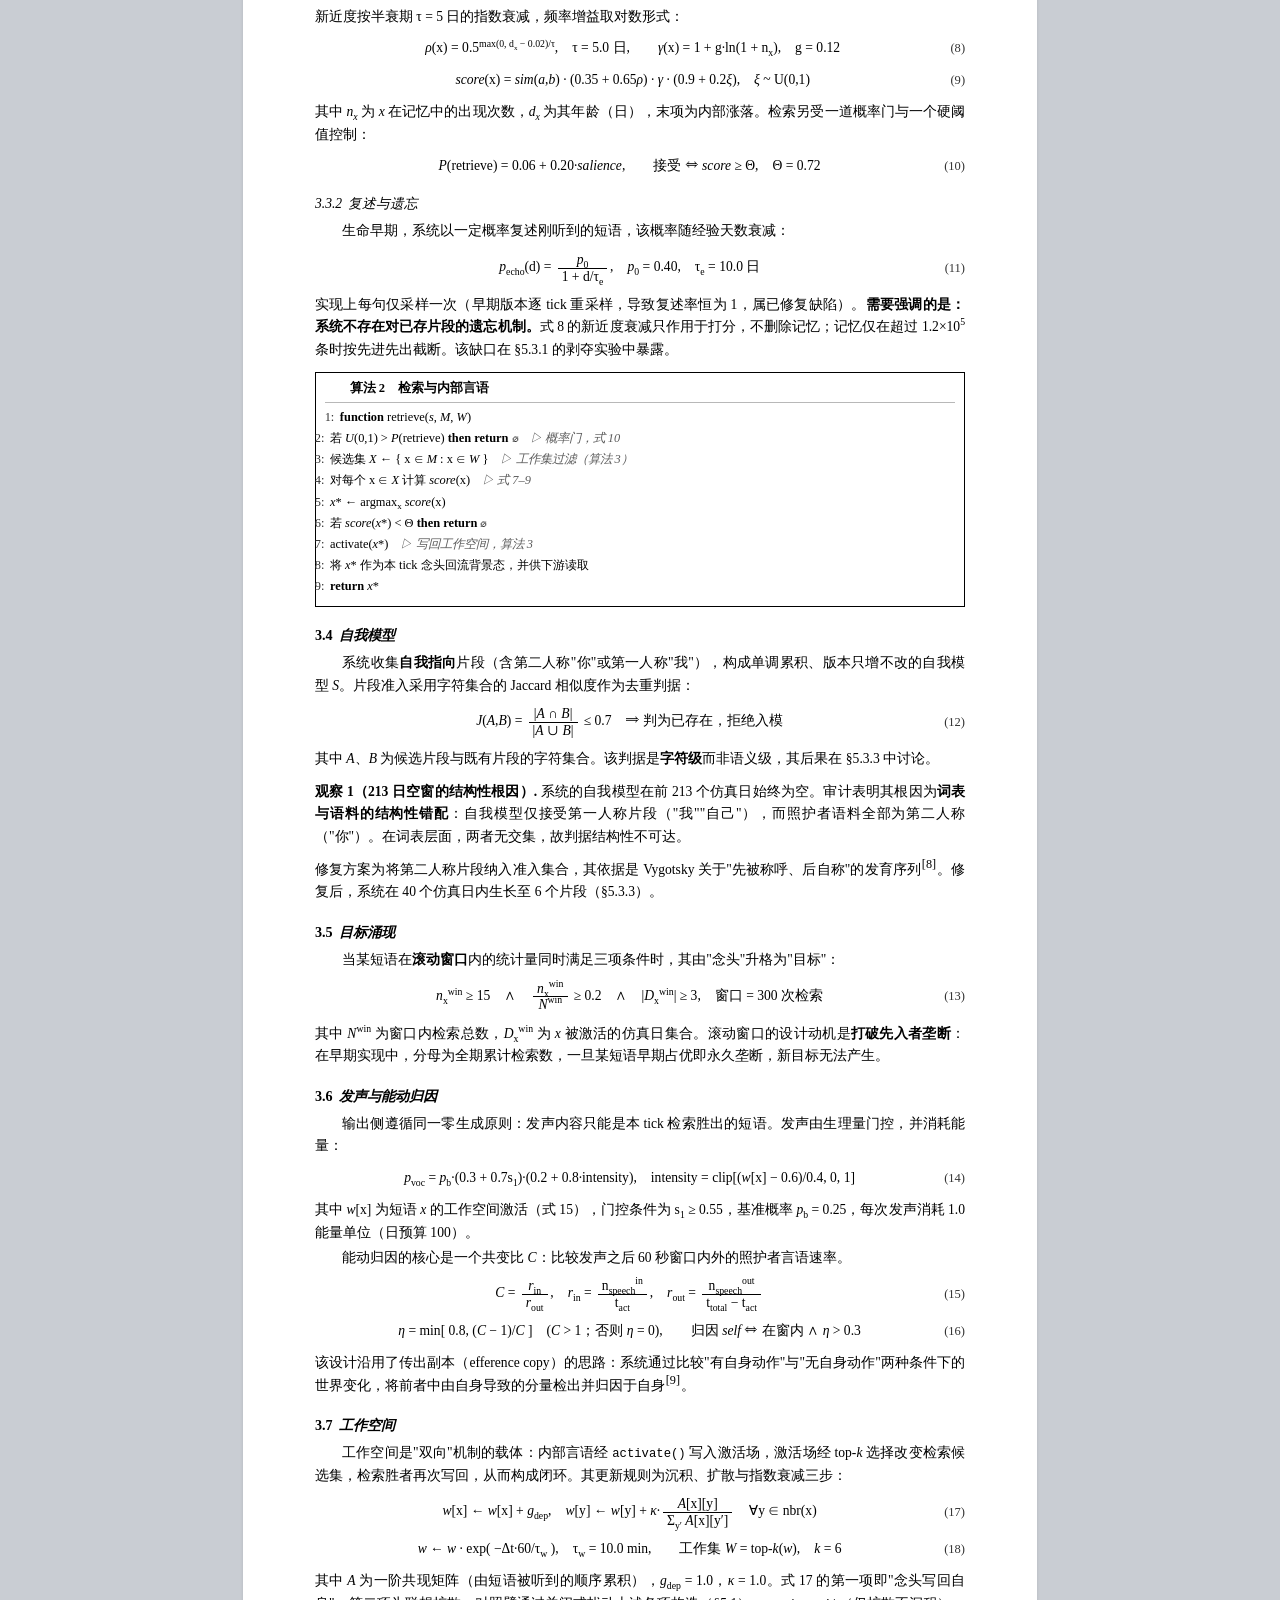
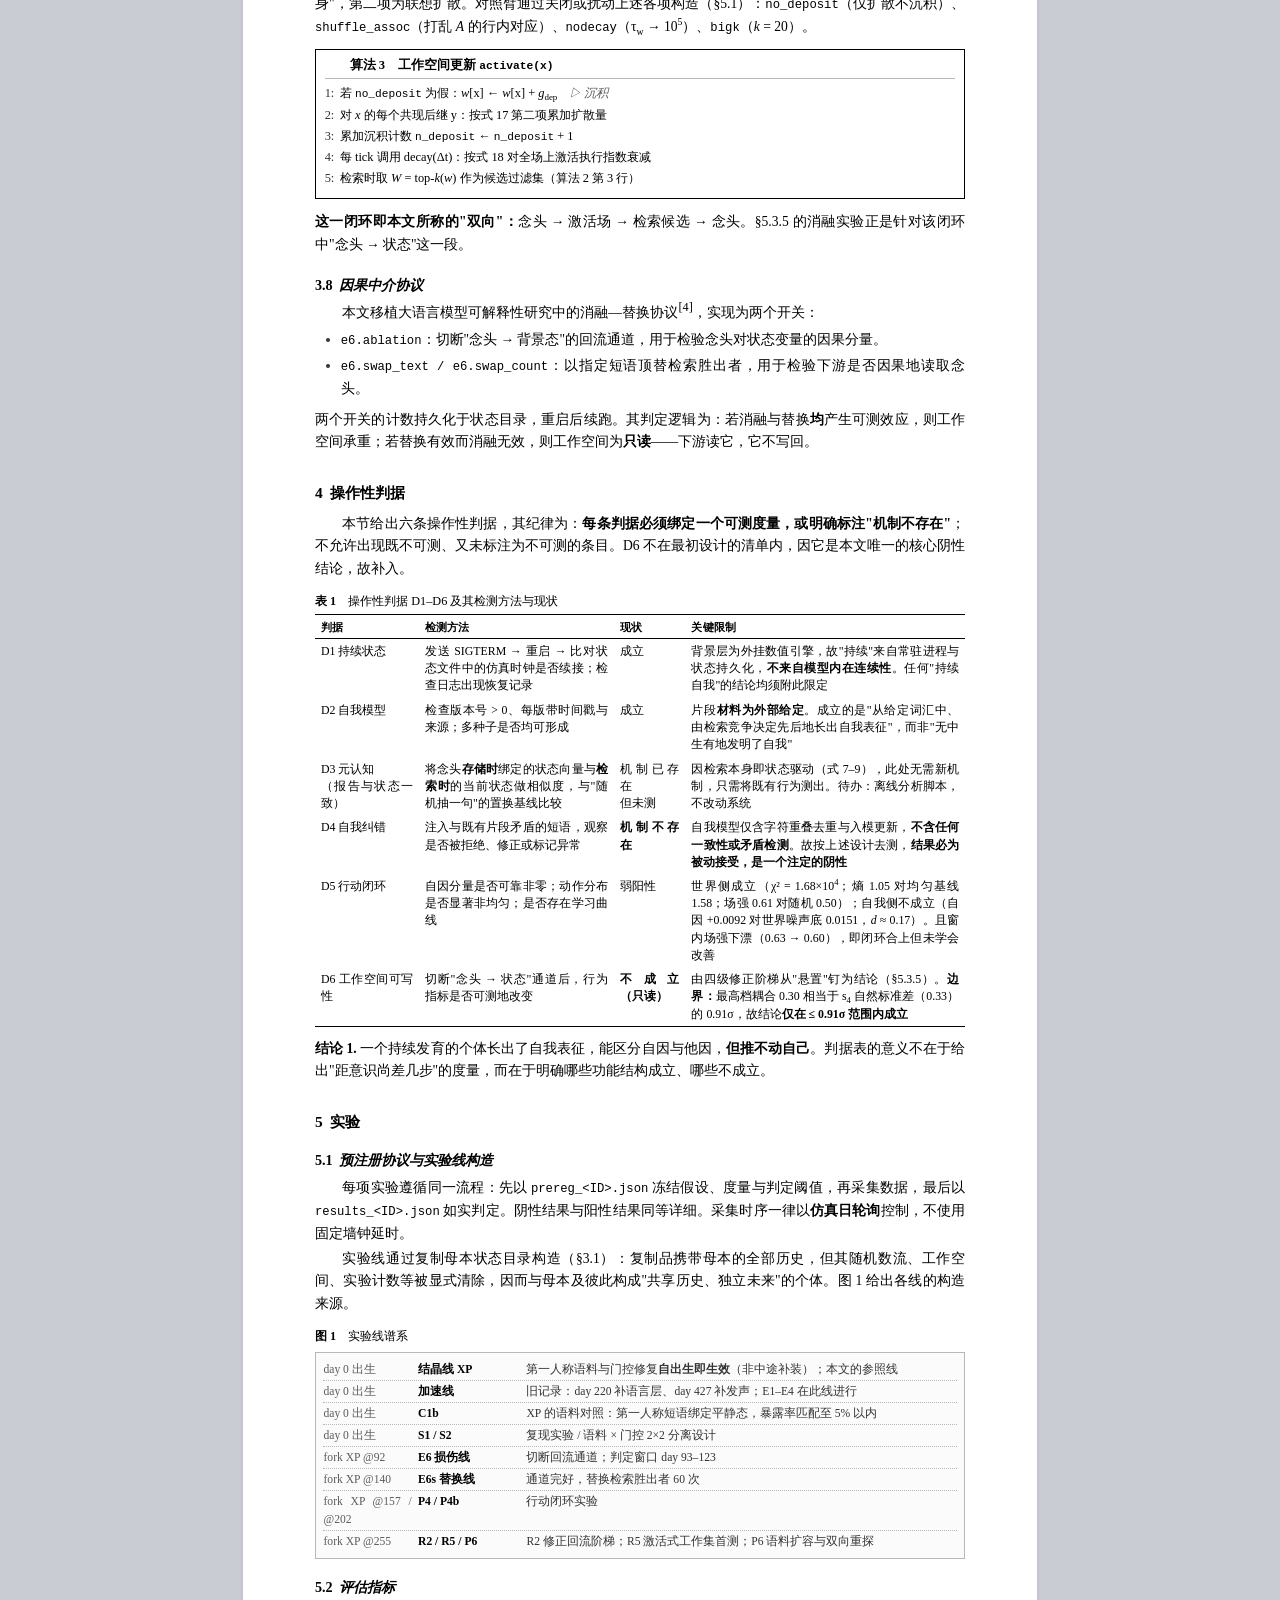
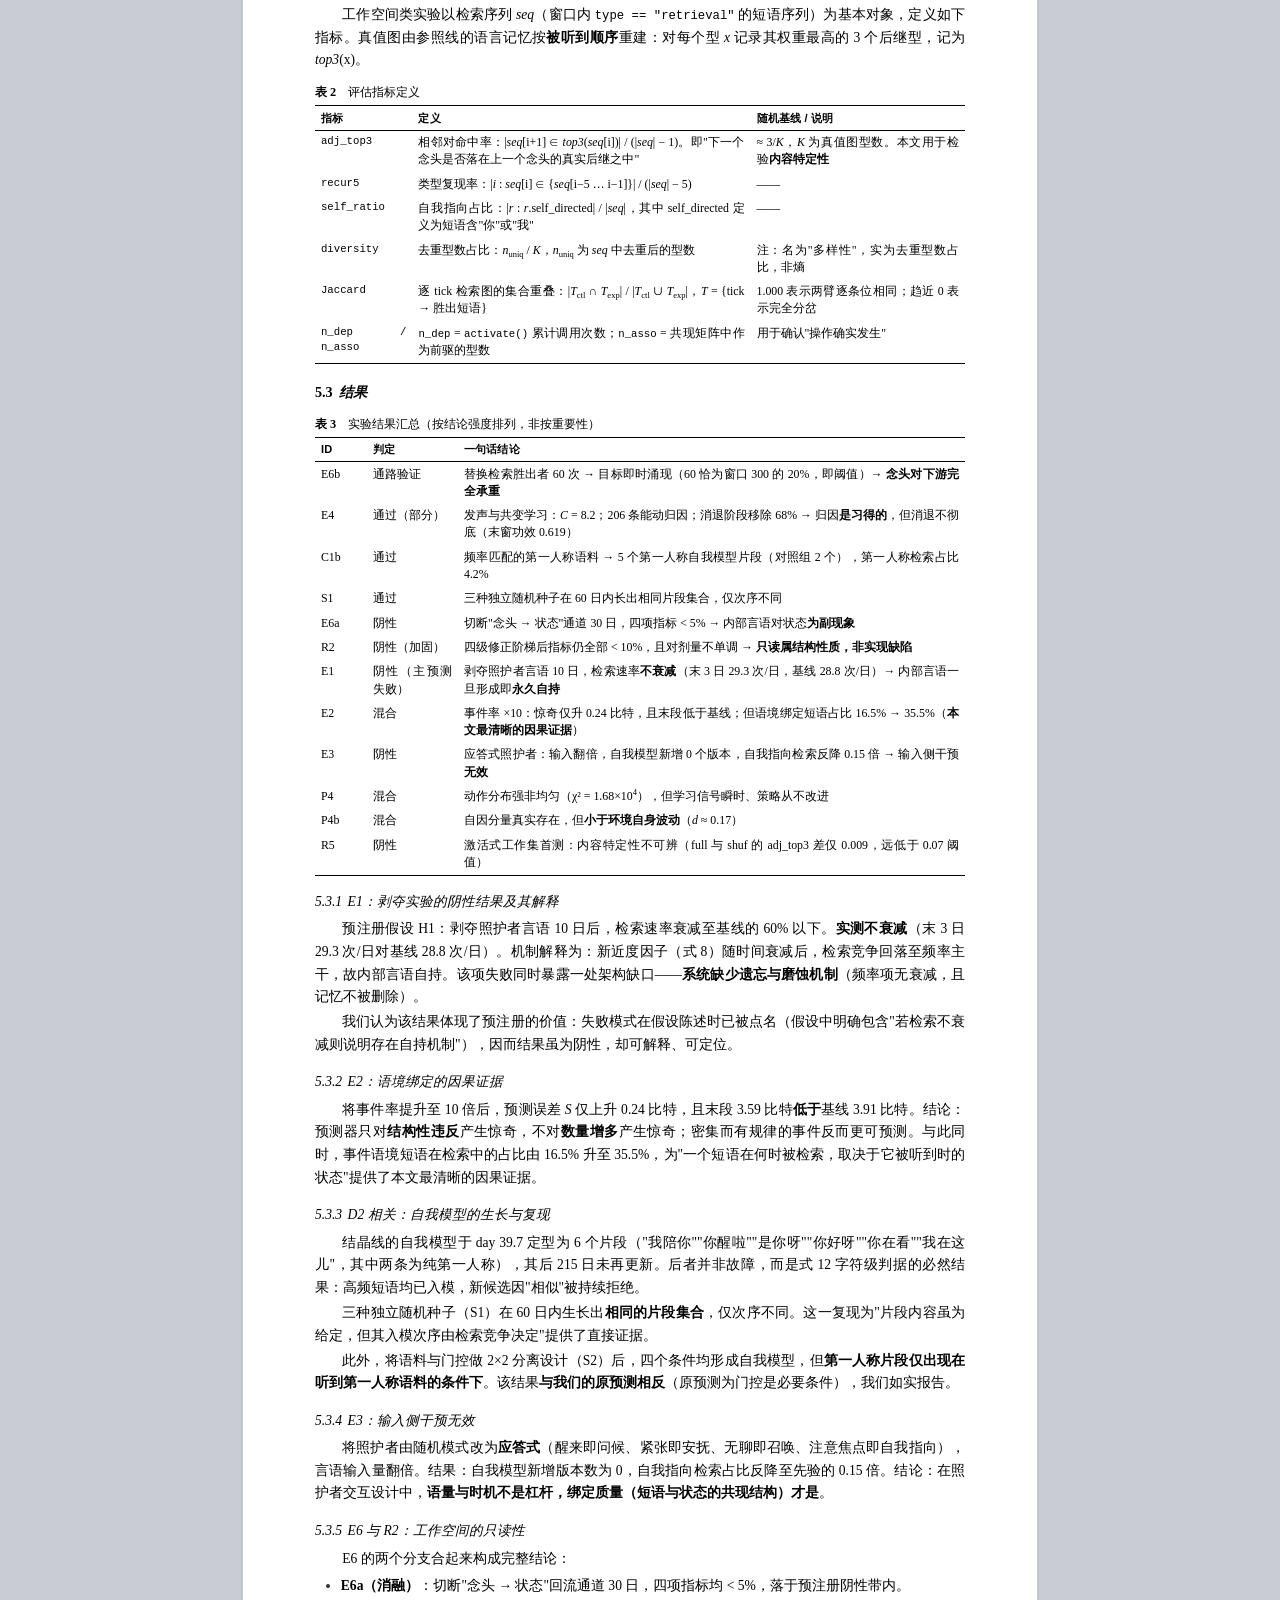
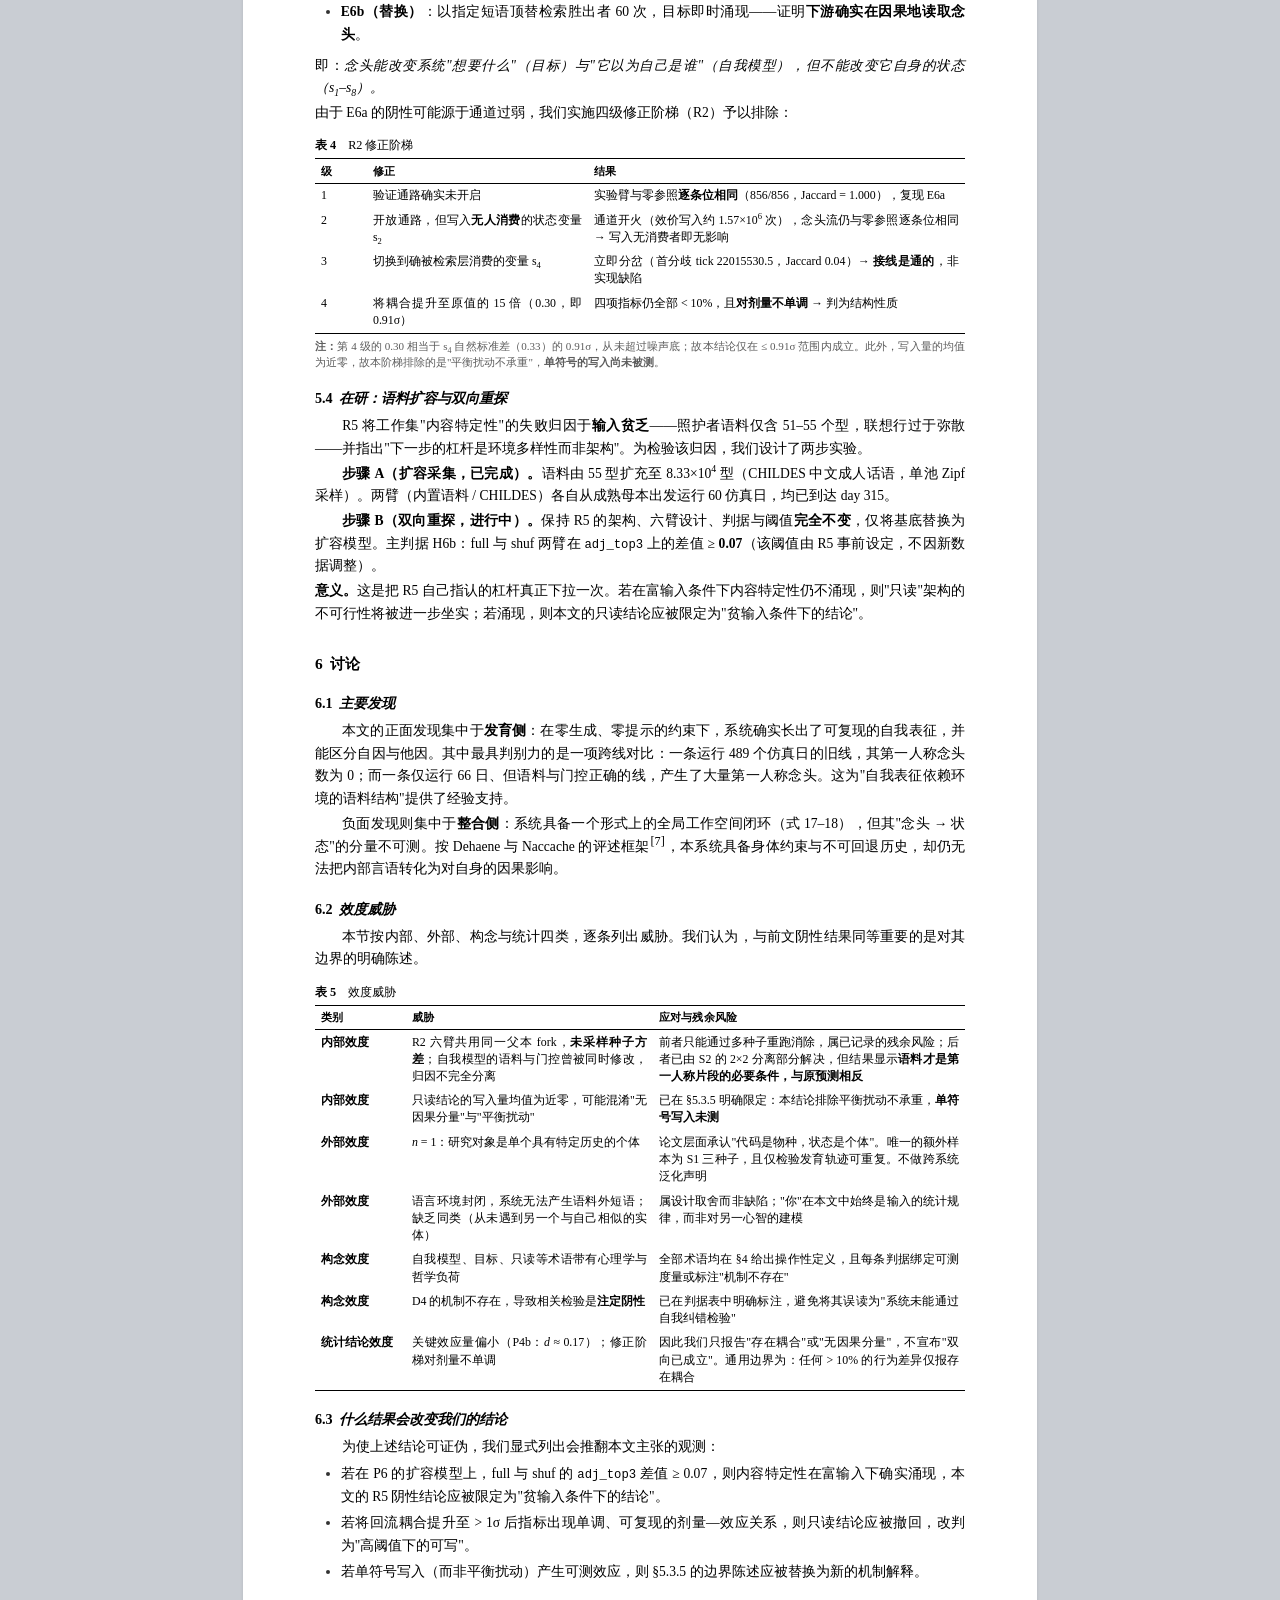
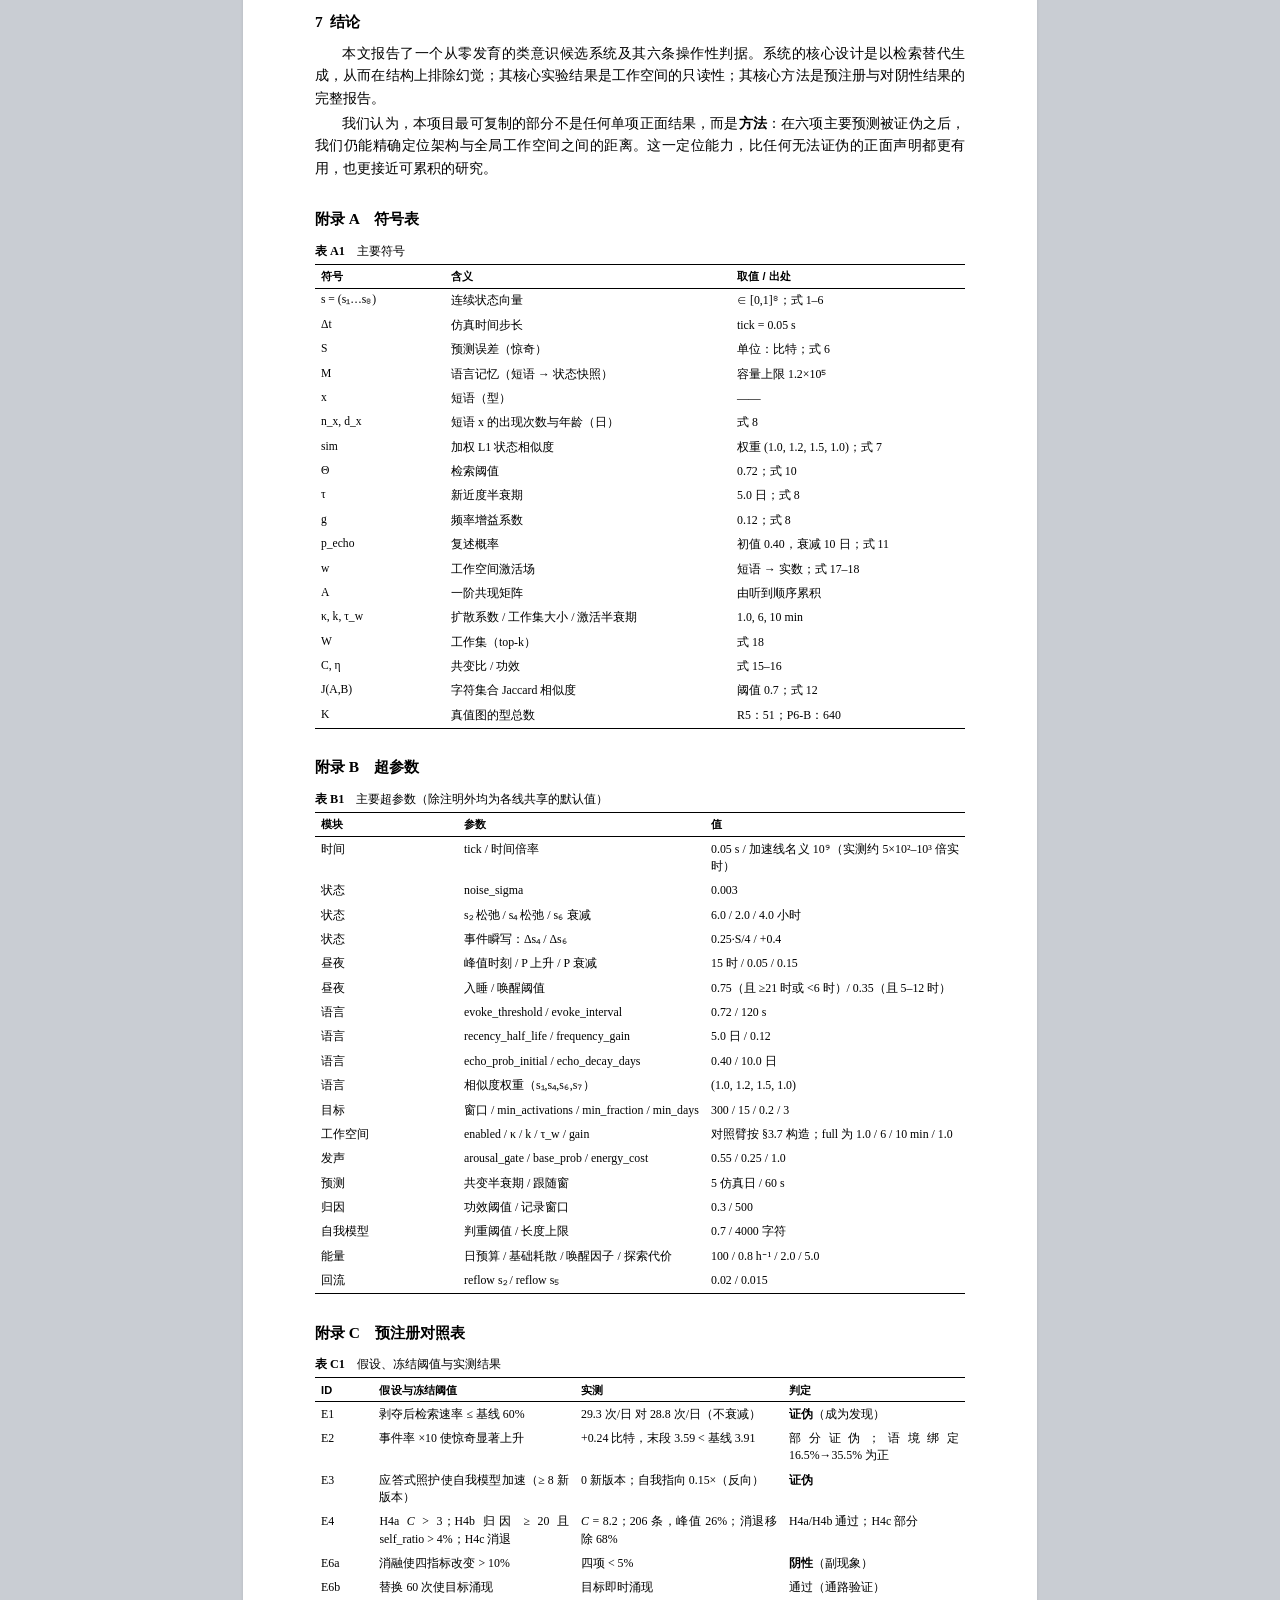
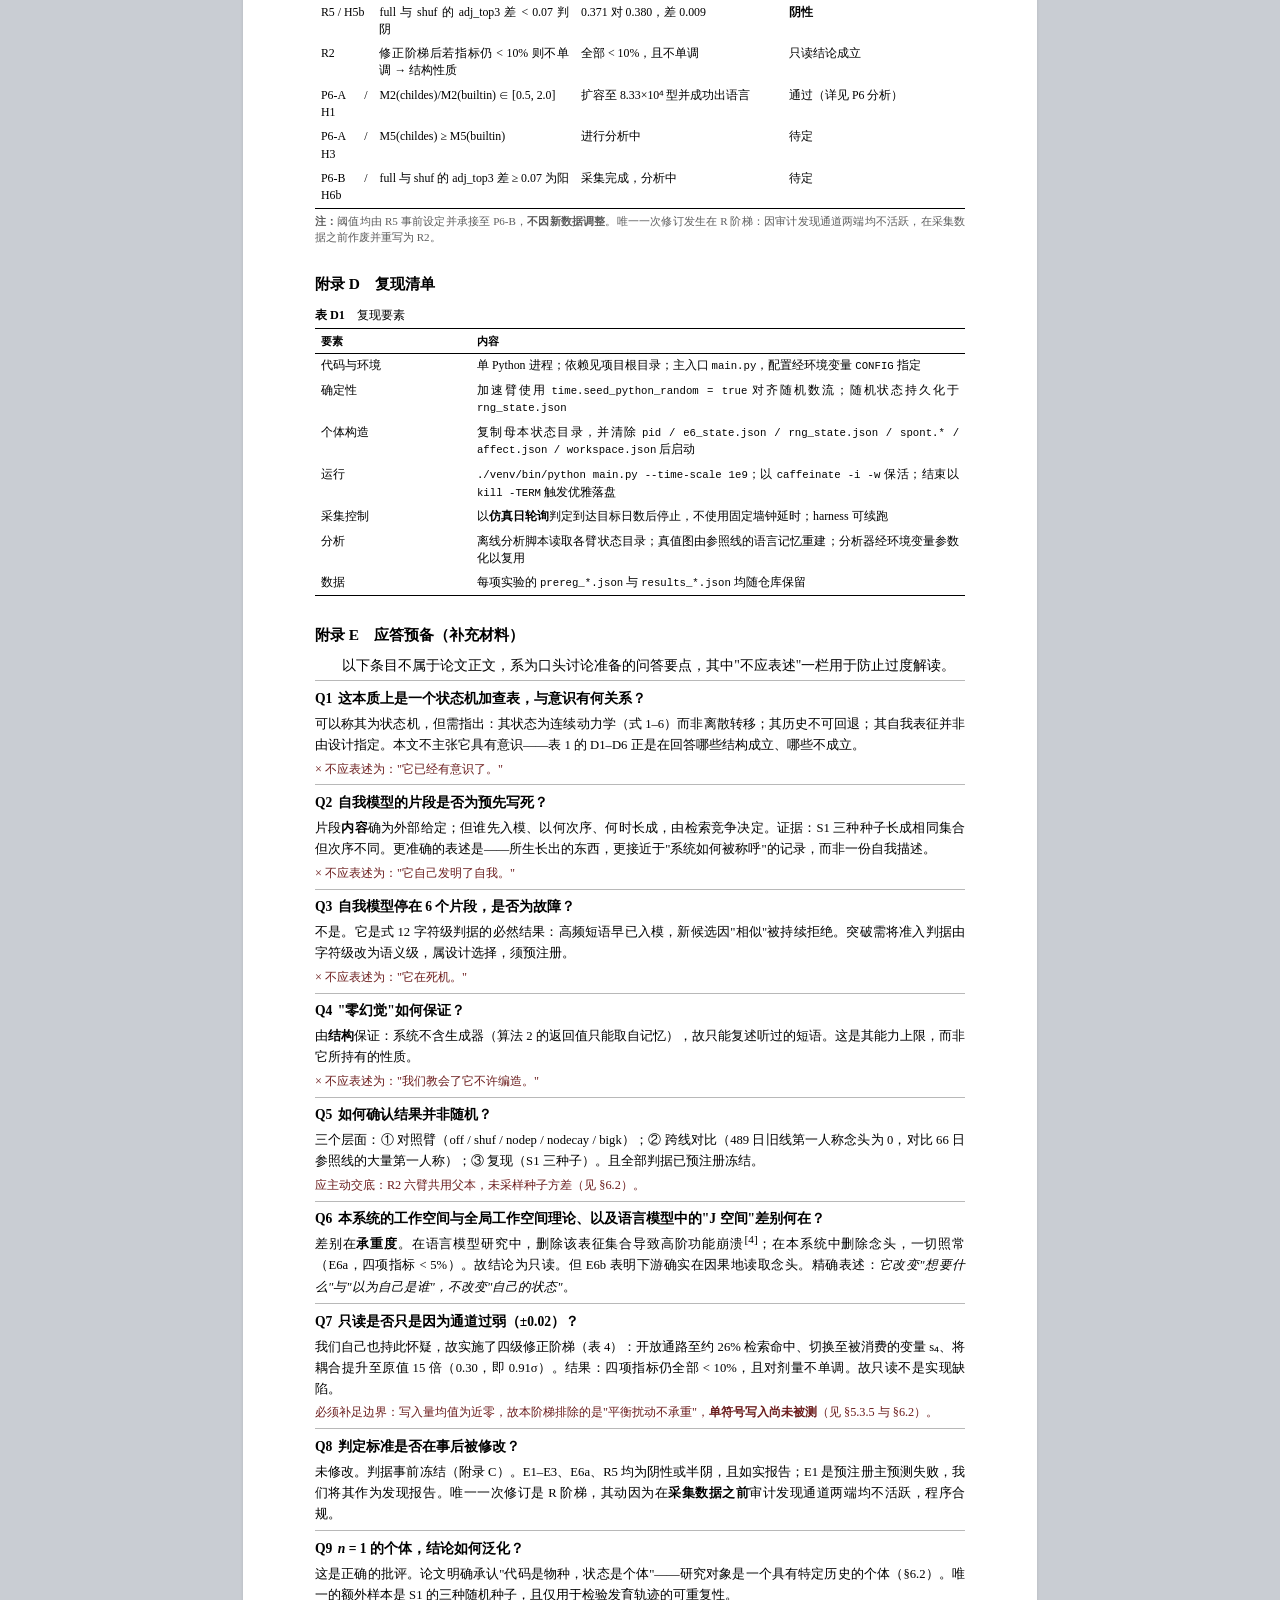
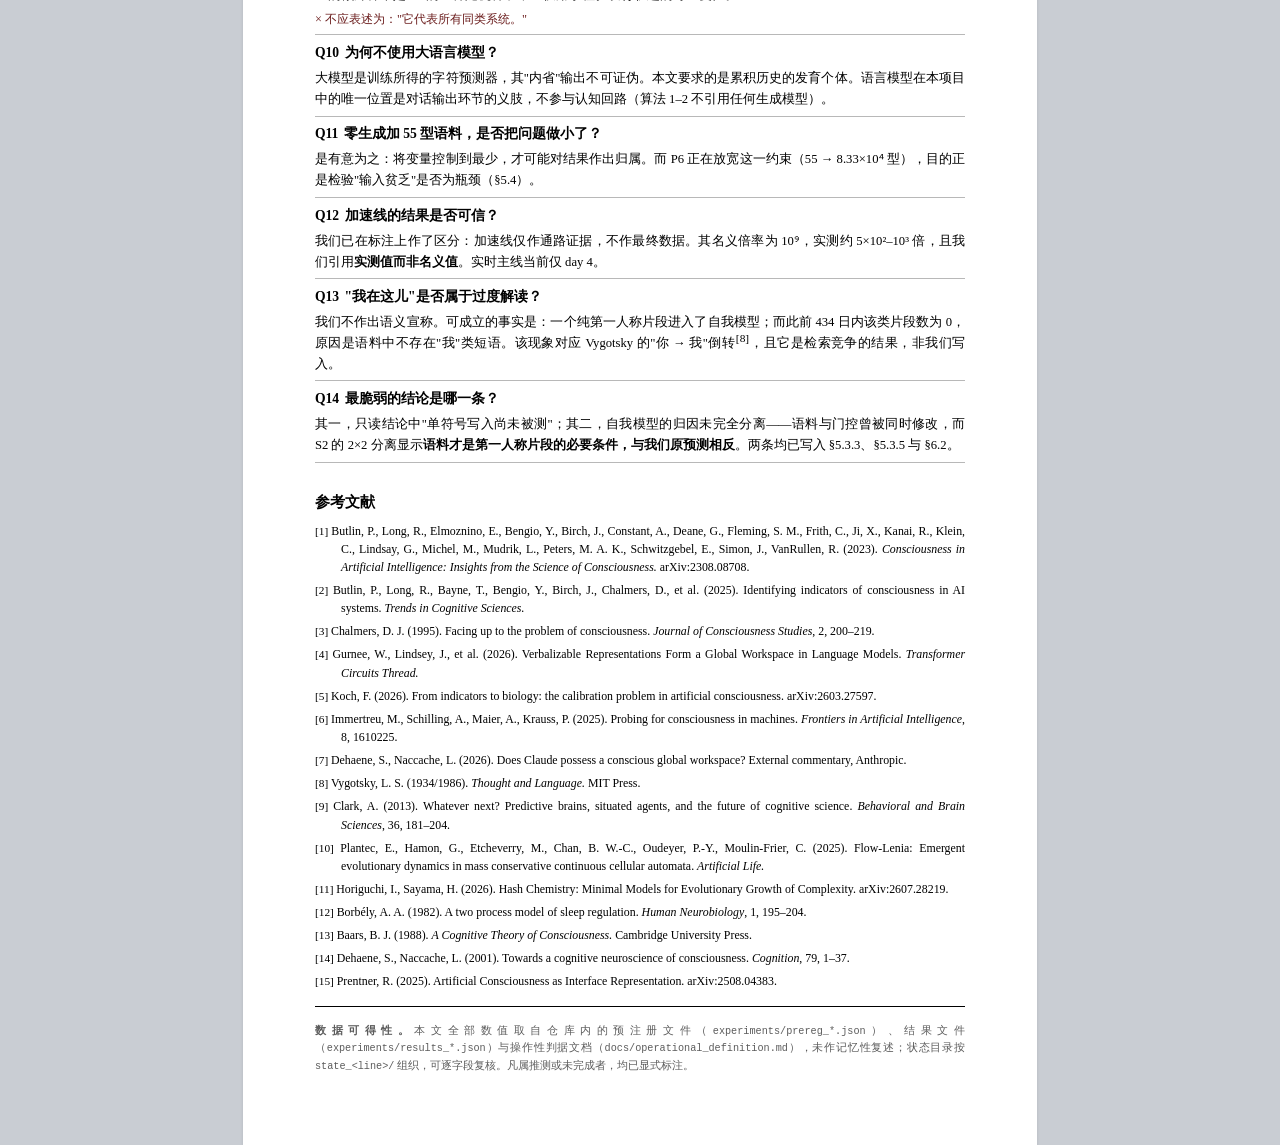
<file: docs/论文_类自我意识候选系统.html>
<!DOCTYPE html>
<html lang="zh-CN">
<head>
<meta charset="UTF-8">
<title>Growing Rather Than Training：一个预注册的发育系统及其只读工作空间</title>
<style>
/* ============================================================
   论文版式：仿 LaTeX article（单栏 / 两端对齐 / 首行缩进）
   ============================================================ */
@page{ size:A4; margin:20mm 19mm 18mm 19mm; }
:root{
  --ink:#000;
  --ink-2:#333;
  --ink-3:#5c5c5c;
  --rule:#000;
  --rule-soft:#b8b8b8;
  --tint:#f4f4f6;
  --bg:#fff;
  --desk:#c9cdd3;
  --serif:"Songti SC","STSong","Source Han Serif SC","Noto Serif CJK SC","Times New Roman",Times,Georgia,serif;
  --latin:"Times New Roman",Times,"Songti SC",Georgia,serif;
  --sans:"PingFang SC","Hiragino Sans GB","Helvetica Neue",Arial,sans-serif;
  --mono:"SF Mono",Menlo,Consolas,"Courier New",monospace;
}
*{box-sizing:border-box}
html{-webkit-text-size-adjust:100%}
body{
  margin:0; background:var(--desk); color:var(--ink);
  font-family:var(--serif); font-size:10.2pt; line-height:1.66;
  text-align:justify; text-justify:inter-ideograph;
  hyphens:auto; -webkit-hyphens:auto;
}
.paper{
  background:var(--bg); width:210mm; min-height:297mm;
  margin:0 auto; padding:20mm 19mm 18mm;
  box-shadow:0 1px 3px rgba(0,0,0,.10);
}

/* ---------------- 标题区 ---------------- */
.titleblock{text-align:center; margin-bottom:1.4em}
.titleblock h1{
  font-size:16.5pt; line-height:1.42; font-weight:700; margin:0 0 .55em;
  text-align:center; letter-spacing:.005em;
}
.titleblock .subtitle{
  font-size:11.6pt; font-style:italic; font-weight:400; color:var(--ink-2);
  margin:0 0 1em; text-align:center; line-height:1.5;
}
.authors{font-size:10pt; line-height:1.55; margin:0 0 .35em; text-align:center}
.authors .aff{font-size:8.6pt; color:var(--ink-2); font-style:italic}
.titleblock .date{font-size:9pt; color:var(--ink-3); text-align:center; margin:.5em 0 0}
.rule-heavy{border:none; border-top:1.2pt solid var(--rule); margin:1.1em 0}

/* ---------------- 摘要 ---------------- */
.abstract{font-size:9.5pt; line-height:1.6; margin:0 0 1em; padding:0 3mm}
.abstract .head{
  text-align:center; font-weight:700; font-size:9.6pt;
  letter-spacing:.06em; margin:0 0 .45em;
}
.abstract p{margin:0 0 .45em}
.abstract p:last-child{margin-bottom:0}
.keywords{font-size:9.4pt; line-height:1.6; padding:0 3mm; margin:0 0 1.6em}
.keywords .kw-h{font-weight:700; font-style:italic}

/* ---------------- 章节标题 ---------------- */
h2{
  font-size:11.6pt; font-weight:700; margin:1.8em 0 .62em;
  text-align:left; line-height:1.4; page-break-after:avoid;
}
h2 .no{margin-right:.5em}
h3{
  font-size:10.6pt; font-weight:700; font-style:italic; margin:1.35em 0 .45em;
  text-align:left; line-height:1.4; page-break-after:avoid;
}
h3 .no{margin-right:.45em; font-style:normal}
h4{
  font-size:10.2pt; font-weight:400; font-style:italic; margin:1.1em 0 .38em;
  text-align:left; page-break-after:avoid;
}
h4 .no{margin-right:.4em}

/* ---------------- 正文段 ---------------- */
p{margin:0 0 .18em; text-indent:2em}
p.noind{text-indent:0}
p.cont{text-indent:0}
a{color:var(--ink); text-decoration:none}
code,.mono{font-family:var(--mono); font-size:.9em}
strong{font-weight:700}
em{font-style:italic}
sup{font-size:.72em; vertical-align:super; line-height:0}
sub{font-size:.72em; vertical-align:sub; line-height:0}
ul,ol{margin:.35em 0 .6em; padding-left:1.9em}
li{margin-bottom:.2em}
li::marker{color:var(--ink-2)}
.itemize>li{margin-bottom:.28em}

/* ---------------- 公式 ---------------- */
.eq{
  display:flex; align-items:center; margin:.65em 0 .7em;
  text-indent:0; page-break-inside:avoid;
}
.eq .body{flex:1 1 auto; text-align:center; padding:0 .6em}
.eq .no{flex:0 0 auto; font-family:var(--latin); font-size:9.4pt; color:var(--ink-2)}
.frac{
  display:inline-block; vertical-align:middle; text-align:center;
  margin:0 .2em; line-height:1.16;
}
.frac>.n{display:block; padding:0 .3em; border-bottom:.7pt solid var(--ink)}
.frac>.d{display:block; padding:0 .3em}
.lat{font-family:var(--latin); font-style:italic}
.op{font-family:var(--latin); padding:0 .18em}
.mrow{display:inline-block}

/* ---------------- 环境：定义 / 命题 ---------------- */
.env{margin:.75em 0; page-break-inside:avoid; text-indent:0}
.env .lab{font-weight:700; font-style:normal}
.env .lab i{font-style:italic}
.env p{text-indent:0; margin:0 0 .3em}

/* ---------------- 算法 ---------------- */
.algorithm{
  border:.7pt solid var(--rule); margin:.85em 0 1em; padding:.5em .7em .6em;
  page-break-inside:avoid; font-size:9.3pt; line-height:1.55;
}
.algorithm .cap{
  font-weight:700; font-size:9.4pt; margin:0 0 .4em;
  padding-bottom:.25em; border-bottom:.5pt solid var(--rule-soft);
}
.algorithm ol{list-style:none; counter-reset:al; margin:0; padding:0}
.algorithm ol li{
  counter-increment:al; padding-left:2.2em; text-indent:-2.2em;
  margin-bottom:.16em;
}
.algorithm ol li::before{
  content:counter(al) ":"; font-family:var(--latin); padding-right:.45em;
  color:var(--ink-2);
}
.algorithm .ind{padding-left:1.4em}
.algorithm .kw{font-weight:700}
.algorithm .cm{color:var(--ink-3); font-style:italic}

/* ---------------- 表格 ---------------- */
.tcap{
  font-size:9.2pt; line-height:1.5; margin:.95em 0 .3em;
  text-align:left; text-indent:0;
}
.tcap .no{font-weight:700}
table{
  width:100%; border-collapse:collapse; font-size:8.9pt; line-height:1.45;
  margin:0 0 .35em; page-break-inside:avoid;
}
thead th{
  border-top:1.4pt solid var(--rule); border-bottom:.55pt solid var(--rule);
  padding:3.6px 6px; text-align:left; font-weight:700;
  font-family:var(--sans); font-size:8.3pt; letter-spacing:.015em;
  vertical-align:bottom;
}
tbody td{padding:3.6px 6px; vertical-align:top}
table tbody{border-bottom:1.4pt solid var(--rule)}
td.c,th.c{text-align:center}
td.r,th.r{text-align:right}
td.num{font-family:var(--latin); font-variant-numeric:tabular-nums; white-space:nowrap; font-size:8.7pt}
.tnote{font-size:8.3pt; color:var(--ink-3); line-height:1.45; margin:0 0 1em; text-indent:0}
.tnote .no{font-weight:700}

/* ---------------- 引用与脚注 ---------------- */
.cite{font-size:.9em; vertical-align:super; line-height:0; padding:0 .06em}
.fnref{font-size:.72em; vertical-align:super; line-height:0}

/* ---------------- 代码 ---------------- */
pre{
  font-family:var(--mono); font-size:8.5pt; line-height:1.55;
  background:var(--tint); border:.5pt solid var(--rule-soft);
  padding:.5em .65em; margin:.6em 0 .85em; overflow-x:auto;
  page-break-inside:avoid; white-space:pre-wrap; word-break:break-word;
  text-indent:0;
}

/* ---------------- 谱系表 ---------------- */
.lineage{font-size:8.7pt; line-height:1.5; border:.5pt solid var(--rule-soft); background:#fbfbfc; padding:.5em .65em; margin:.6em 0 .9em; page-break-inside:avoid}
.lineage .row{display:flex; gap:.55em; padding:.16em 0; border-bottom:.4pt dotted var(--rule-soft)}
.lineage .row:last-child{border-bottom:none}
.lineage .from{flex:0 0 7.6em; color:var(--ink-3)}
.lineage .to{flex:0 0 8.8em; font-weight:700}
.lineage .note{flex:1 1 auto; color:var(--ink-2)}

/* ---------------- 参考文献 ---------------- */
.refs{font-size:8.9pt; line-height:1.52}
.refs ol{list-style:none; counter-reset:r; padding:0; margin:.3em 0 0}
.refs li{counter-increment:r; padding-left:2.2em; text-indent:-2.2em; margin-bottom:.42em; page-break-inside:avoid}
.refs li::before{content:"[" counter(r) "] "; font-family:var(--latin); font-size:8.5pt}
.refs .t{font-style:italic}

/* ---------------- 问答（补充材料） ---------------- */
.qa-item{border-top:.5pt solid var(--rule-soft); padding:.5em 0 .4em; text-indent:0; page-break-inside:avoid}
.qa-item:last-child{border-bottom:.5pt solid var(--rule-soft)}
.qa-q{font-weight:700; margin:0 0 .25em; text-indent:0}
.qa-q .n{font-family:var(--latin); margin-right:.4em}
.qa-a{margin:0; font-size:9.5pt; text-indent:0}
.qa-a p{text-indent:0; margin:0 0 .25em}
.qa-a p:last-child{margin-bottom:0}
.qa-x{font-size:9.2pt; color:#6b1d1d; text-indent:0; margin:.2em 0 0}

/* ---------------- 分页 ---------------- */
.pb{page-break-before:always}
.avoid{page-break-inside:avoid}
@media print{
  body{background:#fff}
  .paper{width:auto; min-height:0; margin:0; padding:0; box-shadow:none}
  h2,h3,h4{page-break-after:avoid}
  table,.algorithm,.eq,.env,.lineage,.qa-item,pre{page-break-inside:avoid}
}
</style>
</head>
<body>
<div class="paper">

<!-- ==================== 标题区 ==================== -->
<div class="titleblock">
  <h1>生长而非训练：一个预注册的发育系统<br>及其工作空间的只读性质</h1>
  <p class="subtitle">Growing Rather Than Training: A Pre-Registered Developmental System<br>and the Read-Only Nature of Its Workspace</p>
  <p class="authors">Luo Chengze<br><span class="aff">独立研究者 · ORCID 0009-0007-3316-6292</span></p>
  <p class="date">会议讨论稿 · 版本 v2.0 · 2026-10-09</p>
</div>
<hr class="rule-heavy">

<!-- ==================== 摘要 ==================== -->
<div class="abstract">
  <p class="head">摘要</p>
  <p>当前关于机器意识的研究大多以既有大语言模型为对象，通过探测其内部表征或解读其自我报告来评估意识指标。本文采取一条相反的路径：构建一个<strong>从零出生、持续发育</strong>的动力学个体，其内部言语只能检索曾听到过的短语，认知回路中不含任何生成模型，因而"零幻觉"是结构性质而非提示约束。</p>
  <p>我们为该个体形式化定义六条<strong>操作性判据</strong>（D1–D6），并对每条判据给出可机械执行的检测方法。主要结果是一条阴性结论：将一个在大语言模型上有效的<em>消融—替换</em>（ablation-and-swap）因果中介协议移植到本系统后，其工作空间表现为<strong>只读</strong>——下游（目标涌现、自我模型）确实在因果地读取内部言语，但内部言语<strong>不能反过来改变系统自身的状态变量</strong>。该结论经四级修正阶梯加固后仍成立，故判为结构性质而非实现缺陷。</p>
  <p>本文的全部实验均经预注册，六项实验的主要假设被证伪或部分证伪，我们将其与阳性结果同等详细地报告。我们认为，这种"以阴性结果定位架构与全局工作空间之间精确距离"的做法，本身即是贡献的一部分。</p>
</div>

<p class="keywords"><span class="kw-h">关键词：</span>人工意识，操作性判据，预注册，全局工作空间，内化言语，自我模型，因果中介，阴性结果</p>

<hr class="rule-heavy">

<!-- ==================== 1 ==================== -->
<h2><span class="no">1</span>引言</h2>

<h3><span class="no">1.1</span>研究问题</h3>
<p>关于机器意识，至少存在三条已被明确表述的路径。第一条以<strong>自我报告</strong>为证据：询问模型是否具有体验，并采信其回答。第二条为<strong>不可知论</strong>：认为该问题在方法论上不可问，因而停止追问。第三条为<strong>指标理论</strong>：不问"是否具有意识"，而问"该系统具备哪些由意识理论推导出的功能性质"<span class="cite">[1,2]</span>。</p>
<p>本文采纳第三条路径的提问方式，但更换其研究对象与检验纪律。我们不评估一个已完成训练的系统，而是构建一个<strong>从零出生、连续运行、不可回退</strong>的个体，并追问：在严格约束下，它会自发长出哪些功能结构，哪些长不出来，以及每一条如何被机械检测。</p>
<p>本文有意回避<em>难问题</em>（the hard problem）<span class="cite">[3]</span>：我们不主张、也不试图测量主观体验，全部结论限于功能结构层。相应地，本文的核心产出不是一份"距离意识尚差几步"的进度表，而是一份<strong>哪些结构成立、哪些不成立</strong>的清单。</p>

<h3><span class="no">1.2</span>贡献</h3>
<ol class="itemize">
  <li><strong>一条可复现的阴性结论。</strong>将一个在大语言模型可解释性研究中有效的因果中介协议<span class="cite">[4]</span>移植至本系统，其在四级修正阶梯加固下仍失效，据此判定工作空间为只读（§5.3.5）。据我们所知，该结论尚未见报告。</li>
  <li><strong>一条可复现的发育现象。</strong>系统的自我模型在前 213 个仿真日为空，其后于 40 日内生长至 6 个片段；三种独立随机种子在 60 日内生长出<strong>相同的片段集合</strong>，仅次序不同（§5.3.3）。</li>
  <li><strong>一份形式化的操作性判据（D1–D6）。</strong>每条判据绑定一个可测度量，或明确标注"机制不存在"（§4）。</li>
  <li><strong>一组预注册阴性结果及其解释。</strong>四项实验的主要预测被证伪，我们据此定位了架构缺口（§5.3）。</li>
</ol>

<h3><span class="no">1.3</span>认识论承诺</h3>
<p>以下四条为设计约束，均可被验证或证伪，且贯穿全文：</p>
<ol class="itemize">
  <li><strong>内部言语只检索、不生成。</strong>认知回路中不含任何生成模型。此约束由一次失败导出：早期版本以语言模型生成内部言语，其输出"烦躁感"一类表述，而系统当时并无相应状态。此后我们取消该设计，并以"没有生成器即无法编造"作为零幻觉的结构保证。</li>
  <li><strong>零提示词、零方向引导。</strong>不对系统施加任何"应当说什么"的提示，行为必须自发产生。</li>
  <li><strong>预注册与如实报阴。</strong>假设、度量与判定阈值在数据采集前冻结；阴性结果与阳性结果同等详细地报告。</li>
  <li><strong>只谈功能结构。</strong>不涉及主观体验，亦不将其降级为可测问题。</li>
</ol>

<!-- ==================== 2 ==================== -->
<h2><span class="no">2</span>相关工作</h2>

<h3><span class="no">2.1</span>AI 意识指标理论</h3>
<p>Butlin 等系统梳理了意识科学中的若干理论（全局工作空间理论、高阶表征理论、预测加工、注意图式理论等），并从中导出十四条"指标性质"，逐条评估现有 AI 系统<span class="cite">[1]</span>。其 2025 年的修订将方法重心从"指标清单"转向"如何校准指标与生物学证据之间的关系"，但主要结论未变：现有系统满足的指标数量不足<span class="cite">[2]</span>。批评者进一步指出，指标路线面临<strong>校准问题</strong>——若无法在生物系统上独立标定指标的阈值，指标清单可能只是形式合规<span class="cite">[5,6]</span>。</p>
<p>本文与该路线的分歧不在指标本身，而在对象与纪律：我们以一个从零发育的个体替代已完成训练的系统，并对每条判据提供预注册与阴性报告。</p>

<h3><span class="no">2.2</span>语言模型中的全局工作空间</h3>
<p>Gurnee 与 Lindsey 等报告，语言模型内部存在一小簇可被<em>言语化</em>（verbalizable）、可控且因果中介多步推理的表征，删除该表征集合会导致高阶功能崩溃，而流畅生成仍然保留；作者据此论证其为一种全局工作空间<span class="cite">[4]</span>。Dehaene 与 Naccache 的评述则认为，该结构缺少身体与自传体记忆两项要素，因而与生物学意义上的工作空间仍有距离<span class="cite">[7]</span>。</p>
<p>本文与上述工作有两处直接关联。其一，我们<strong>采纳其消融—替换协议</strong>，并将其移植到一个具有身体约束与不可回退历史的系统上。其二，移植结果<strong>与语言模型中的发现相反</strong>：在本系统中，删除内部言语不改变任何行为指标。</p>

<h3><span class="no">2.3</span>内化言语的发育视角</h3>
<p>Vygotsky 指出，儿童<strong>先被他人称呼</strong>，其后才习得用第一人称自我称呼，外部语言经由社会互动内化为内部语言<span class="cite">[8]</span>。本文的语言层直接实现该序列：短语与其被听到时的状态向量绑定存储，其后由当前状态检索。该设计亦与预测加工的框架相容——大脑持续生成对输入的预测并以预测误差更新表征<span class="cite">[9]</span>。</p>

<h3><span class="no">2.4</span>人工生命与开放式演化</h3>
<p>开放式演化研究通过大规模的变异、竞争与继承产生复杂性<span class="cite">[10,11]</span>。本系统目前不具备上述任何一项：它是<strong>单个个体在生长</strong>，而非种群在演化。我们对"多种子复现"的实验仅为检验单条发育轨迹是否可重复，不构成变异与选择（见 §6.2）。</p>

<!-- ==================== 3 ==================== -->
<h2 class="pb"><span class="no">3</span>方法</h2>

<h3><span class="no">3.1</span>系统总览</h3>
<p>系统为单进程 Python 程序，<strong>不含深度学习意义上的可学习参数</strong>。其行为来自两处：一组耦合常微分方程构成的连续状态，以及一生累积的记忆。设计原则可概括为"<em>代码是物种，状态是个体</em>"：个体的本体存在于其历史状态目录而非程序本身。因此，复制状态目录即得到一个共享历史、拥有独立未来的新个体——本文全部实验线均以该方式构造（§5.1）。</p>
<p>主循环见算法 1。系统以固定 tick 推进：先更新连续状态，再更新预测与能量，随后进行语言层（检索、复述、目标维护）与输出侧（发声、归因）处理，最后落盘。</p>

<div class="algorithm">
  <p class="cap">算法 1　主循环（单 tick）</p>
  <ol>
    <li>读取当前墙钟，按时间倍率推进一步仿真时间 <span class="mono">Δt</span></li>
    <li><span class="kw">更新状态</span>：s ← 积分(式 1)；若在睡眠期，按式 3–4 更新睡眠压力</li>
    <li><span class="kw">输入处理</span>：若产生事件或收到照护者言语，调用 <span class="mono">hear(x)</span> 绑定状态后存入记忆 <span class="mono">M</span></li>
    <li><span class="kw">语言层</span>：以概率 <span class="mono">P(retrieve)</span> 触发检索（算法 2）；以概率 <span class="mono">p_echo</span> 复述（式 10）；更新目标窗口（式 14）</li>
    <li><span class="kw">工作空间</span>：对听到或检索胜出的短语执行 <span class="mono">activate(·)</span>（算法 3），并执行时间衰减（式 12）</li>
    <li><span class="kw">输出侧</span>：若满足发声门控，发声（式 18）；更新共变比 <span class="mono">C</span> 与功效 <span class="mono">η</span>（式 15–17）</li>
    <li><span class="kw">落盘</span>：每 <span class="mono">tick</span> 增量追加，心跳与退出时全量保存</li>
  </ol>
</div>

<h3><span class="no">3.2</span>状态动力学</h3>
<p>系统维持 8 维连续状态 <span class="lat">s</span> = (s<sub>1</sub>, …, s<sub>8</sub>) ∈ [0,1]<sup>8</sup>。代码中仅使用中性下标，人类可读语义（唤醒、效价、疲劳、紧张、注意、记忆激活、预测误差、无聊）仅出现于配置文件中供观察者参考。状态以显式欧拉法积分，并附乘性噪声：</p>

<div class="eq">
  <span class="body"><span class="lat">s</span>(t+Δt) = clip[ <span class="lat">s</span>(t) + <span class="lat">f</span>(<span class="lat">s</span>)·Δt + <span class="lat">ε</span>·√Δt , 0, 1 ],　<span class="lat">ε</span> ~ N(0, σ<sup>2</sup>),　σ = 0.003</span>
  <span class="no">(1)</span>
</div>

<p>其中清醒期与睡眠期的向量场不同，昼夜调制由余弦函数给出：</p>

<div class="eq">
  <span class="body"><span class="lat">C</span>(t) = ½·[1 + cos( 2π(hour − 15)/24 )]</span>
  <span class="no">(2)</span>
</div>

<div class="eq">
  <span class="body">清醒：<span class="frac"><span class="n">d s<sub>1</sub></span><span class="d">dt</span></span> = <span class="frac"><span class="n">clip(0.15 + 0.8<span class="lat">C</span>) − s<sub>1</sub></span><span class="d">1.5</span></span>，　<span class="frac"><span class="n">dP</span><span class="d">dt</span></span> = 0.05·(0.6 + s<sub>1</sub>)</span>
  <span class="no">(3)</span>
</div>

<div class="eq">
  <span class="body">睡眠：<span class="frac"><span class="n">d s<sub>1</sub></span><span class="d">dt</span></span> = <span class="frac"><span class="n">0.05 − s<sub>1</sub></span><span class="d">0.5</span></span>，　<span class="frac"><span class="n">dP</span><span class="d">dt</span></span> = −0.15·(0.5 + s<sub>3</sub>)</span>
  <span class="no">(4)</span>
</div>

<p class="noind">入睡条件为 <span class="lat">P</span> ≥ 0.75 且 (hour ≥ 21 或 hour &lt; 6)；唤醒条件为 <span class="lat">P</span> ≤ 0.35 且 5 ≤ hour &lt; 12。该模型即 Borbély 的双过程睡眠调节<span class="cite">[12]</span>：<strong>入睡时刻由动力学决定，而非时刻表</strong>。其余各维的演化与事件瞬写为：</p>

<div class="eq">
  <span class="body"><span class="frac"><span class="n">d s<sub>2</sub></span><span class="d">dt</span></span> = −<span class="frac"><span class="n">s<sub>2</sub></span><span class="d">6.0</span></span>,　<span class="frac"><span class="n">d s<sub>4</sub></span><span class="d">dt</span></span> = −<span class="frac"><span class="n">s<sub>4</sub></span><span class="d">2.0</span></span>,　<span class="frac"><span class="n">d s<sub>6</sub></span><span class="d">dt</span></span> = −<span class="frac"><span class="n">s<sub>6</sub></span><span class="d">4.0</span></span>,　<span class="frac"><span class="n">d s<sub>8</sub></span><span class="d">dt</span></span> = 0.08</span>
  <span class="no">(5)</span>
</div>

<div class="eq">
  <span class="body">事件瞬写：Δs<sub>4</sub> += 0.25·<span class="frac"><span class="n"><span class="lat">S</span></span><span class="d">4</span></span>,　Δs<sub>6</sub> += 0.4,　s<sub>8</sub> ← s<sub>8</sub>·(1 − 0.8·<span class="lat">novelty</span>)</span>
  <span class="no">(6)</span>
</div>

<p class="noind">其中 <span class="lat">S</span> 为预测误差（比特），是系统中唯一的"惊奇"通道；<span class="lat">novelty</span> = clip[(<span class="lat">S</span> − <span class="lat">ref</span> + 0.5)/2, 0, 1]。</p>

<h3><span class="no">3.3</span>语言层</h3>
<p>语言层是系统的核心，其设计目标是<strong>以检索替代生成</strong>。数据流为：听到短语 <span class="lat">x</span> → 将 <span class="lat">x</span> 与当时的状态快照绑定后存入语言记忆 <span class="lat">M</span> → 由当前状态检索 <span class="lat">M</span> → 检索胜出者成为本 tick 的"念头" → 念头回流背景态并供下游模块读取。</p>

<h4><span class="no">3.3.1</span>检索打分</h4>
<p>候选短语 <span class="lat">x</span>（其存储状态为 <span class="lat">a</span>）对当前状态 <span class="lat">b</span> 的得分为三个因子之积。状态相似度采用<strong>加权 L1 相似度</strong>（而非余弦或高斯核），权重集中于四个维度：</p>

<div class="eq">
  <span class="body"><span class="lat">sim</span>(<span class="lat">a</span>,<span class="lat">b</span>) = <span class="frac"><span class="n">Σ<sub>i∈I</sub> w<sub>i</sub>·(1 − |a<sub>i</sub> − b<sub>i</sub>|)</span><span class="d">Σ<sub>i∈I</sub> w<sub>i</sub></span></span>,　<span class="lat">I</span> = {1,4,6,7},　<span class="lat">w</span> = (1.0, 1.2, 1.5, 1.0)</span>
  <span class="no">(7)</span>
</div>

<p class="noind">新近度按半衰期 τ = 5 日的指数衰减，频率增益取对数形式：</p>

<div class="eq">
  <span class="body"><span class="lat">ρ</span>(x) = 0.5<sup>max(0, d<sub>x</sub> − 0.02)/τ</sup>,　τ = 5.0 日,　　<span class="lat">γ</span>(x) = 1 + g·ln(1 + n<sub>x</sub>),　g = 0.12</span>
  <span class="no">(8)</span>
</div>

<div class="eq">
  <span class="body"><span class="lat">score</span>(x) = <span class="lat">sim</span>(<span class="lat">a</span>,<span class="lat">b</span>) · (0.35 + 0.65<span class="lat">ρ</span>) · <span class="lat">γ</span> · (0.9 + 0.2<span class="lat">ξ</span>),　<span class="lat">ξ</span> ~ U(0,1)</span>
  <span class="no">(9)</span>
</div>

<p class="noind">其中 <span class="lat">n<sub>x</sub></span> 为 <span class="lat">x</span> 在记忆中的出现次数，<span class="lat">d<sub>x</sub></span> 为其年龄（日），末项为内部涨落。检索另受一道概率门与一个硬阈值控制：</p>

<div class="eq">
  <span class="body"><span class="lat">P</span>(retrieve) = 0.06 + 0.20·<span class="lat">salience</span>,　　接受 ⟺ <span class="lat">score</span> ≥ Θ,　Θ = 0.72</span>
  <span class="no">(10)</span>
</div>

<h4><span class="no">3.3.2</span>复述与遗忘</h4>
<p>生命早期，系统以一定概率复述刚听到的短语，该概率随经验天数衰减：</p>
<div class="eq">
  <span class="body"><span class="lat">p</span><sub>echo</sub>(d) = <span class="frac"><span class="n"><span class="lat">p</span><sub>0</sub></span><span class="d">1 + d/τ<sub>e</sub></span></span>,　<span class="lat">p</span><sub>0</sub> = 0.40,　τ<sub>e</sub> = 10.0 日</span>
  <span class="no">(11)</span>
</div>
<p class="noind">实现上每句仅采样一次（早期版本逐 tick 重采样，导致复述率恒为 1，属已修复缺陷）。<strong>需要强调的是：系统不存在对已存片段的遗忘机制。</strong>式 8 的新近度衰减只作用于打分，不删除记忆；记忆仅在超过 1.2×10<sup>5</sup> 条时按先进先出截断。该缺口在 §5.3.1 的剥夺实验中暴露。</p>

<div class="algorithm">
  <p class="cap">算法 2　检索与内部言语</p>
  <ol>
    <li><span class="kw">function</span> retrieve(<span class="lat">s</span>, <span class="lat">M</span>, <span class="lat">W</span>)</li>
    <li class="ind">若 <span class="lat">U</span>(0,1) &gt; <span class="lat">P</span>(retrieve) <span class="kw">then return</span> ∅　<span class="cm">▷ 概率门，式 10</span></li>
    <li class="ind">候选集 <span class="lat">X</span> ← { x ∈ <span class="lat">M</span> : x ∈ <span class="lat">W</span> }　<span class="cm">▷ 工作集过滤（算法 3）</span></li>
    <li class="ind">对每个 x ∈ <span class="lat">X</span> 计算 <span class="lat">score</span>(x)　<span class="cm">▷ 式 7–9</span></li>
    <li class="ind"><span class="lat">x</span>* ← argmax<sub>x</sub> <span class="lat">score</span>(x)</li>
    <li class="ind">若 <span class="lat">score</span>(<span class="lat">x</span>*) &lt; Θ <span class="kw">then return</span> ∅</li>
    <li class="ind">activate(<span class="lat">x</span>*)　<span class="cm">▷ 写回工作空间，算法 3</span></li>
    <li class="ind">将 <span class="lat">x</span>* 作为本 tick 念头回流背景态，并供下游读取</li>
    <li class="ind"><span class="kw">return</span> <span class="lat">x</span>*</li>
  </ol>
</div>

<h3><span class="no">3.4</span>自我模型</h3>
<p>系统收集<strong>自我指向</strong>片段（含第二人称"你"或第一人称"我"），构成单调累积、版本只增不改的自我模型 <span class="lat">S</span>。片段准入采用字符集合的 Jaccard 相似度作为去重判据：</p>

<div class="eq">
  <span class="body"><span class="lat">J</span>(<span class="lat">A</span>,<span class="lat">B</span>) = <span class="frac"><span class="n">|<span class="lat">A</span> ∩ <span class="lat">B</span>|</span><span class="d">|<span class="lat">A</span> ∪ <span class="lat">B</span>|</span></span> ≤ 0.7　⟹ 判为已存在，拒绝入模</span>
  <span class="no">(12)</span>
</div>

<p class="noind">其中 <span class="lat">A</span>、<span class="lat">B</span> 为候选片段与既有片段的字符集合。该判据是<strong>字符级</strong>而非语义级，其后果在 §5.3.3 中讨论。</p>

<div class="env">
  <p><span class="lab">观察 1（213 日空窗的结构性根因）.</span> 系统的自我模型在前 213 个仿真日始终为空。审计表明其根因为<strong>词表与语料的结构性错配</strong>：自我模型仅接受第一人称片段（"我""自己"），而照护者语料全部为第二人称（"你"）。在词表层面，两者无交集，故判据结构性不可达。</p>
</div>

<p class="noind">修复方案为将第二人称片段纳入准入集合，其依据是 Vygotsky 关于"先被称呼、后自称"的发育序列<span class="cite">[8]</span>。修复后，系统在 40 个仿真日内生长至 6 个片段（§5.3.3）。</p>

<h3><span class="no">3.5</span>目标涌现</h3>
<p>当某短语在<strong>滚动窗口</strong>内的统计量同时满足三项条件时，其由"念头"升格为"目标"：</p>

<div class="eq">
  <span class="body"><span class="lat">n</span><sub>x</sub><sup>win</sup> ≥ 15　∧　<span class="frac"><span class="n"><span class="lat">n</span><sub>x</sub><sup>win</sup></span><span class="d"><span class="lat">N</span><sup>win</sup></span></span> ≥ 0.2　∧　|<span class="lat">D</span><sub>x</sub><sup>win</sup>| ≥ 3,　窗口 = 300 次检索</span>
  <span class="no">(13)</span>
</div>

<p class="noind">其中 <span class="lat">N</span><sup>win</sup> 为窗口内检索总数，<span class="lat">D</span><sub>x</sub><sup>win</sup> 为 <span class="lat">x</span> 被激活的仿真日集合。滚动窗口的设计动机是<strong>打破先入者垄断</strong>：在早期实现中，分母为全期累计检索数，一旦某短语早期占优即永久垄断，新目标无法产生。</p>

<h3><span class="no">3.6</span>发声与能动归因</h3>
<p>输出侧遵循同一零生成原则：发声内容只能是本 tick 检索胜出的短语。发声由生理量门控，并消耗能量：</p>

<div class="eq">
  <span class="body"><span class="lat">p</span><sub>voc</sub> = <span class="lat">p</span><sub>b</sub>·(0.3 + 0.7s<sub>1</sub>)·(0.2 + 0.8·intensity),　intensity = clip[(<span class="lat">w</span>[x] − 0.6)/0.4, 0, 1]</span>
  <span class="no">(14)</span>
</div>

<p class="noind">其中 <span class="lat">w</span>[x] 为短语 <span class="lat">x</span> 的工作空间激活（式 15），门控条件为 s<sub>1</sub> ≥ 0.55，基准概率 <span class="lat">p</span><sub>b</sub> = 0.25，每次发声消耗 1.0 能量单位（日预算 100）。</p>
<p>能动归因的核心是一个共变比 <span class="lat">C</span>：比较发声之后 60 秒窗口内外的照护者言语速率。</p>

<div class="eq">
  <span class="body"><span class="lat">C</span> = <span class="frac"><span class="n"><span class="lat">r</span><sub>in</sub></span><span class="d"><span class="lat">r</span><sub>out</sub></span></span>,　<span class="lat">r</span><sub>in</sub> = <span class="frac"><span class="n">n<sub>speech</sub><sup>in</sup></span><span class="d">t<sub>act</sub></span></span>,　<span class="lat">r</span><sub>out</sub> = <span class="frac"><span class="n">n<sub>speech</sub><sup>out</sup></span><span class="d">t<sub>total</sub> − t<sub>act</sub></span></span></span>
  <span class="no">(15)</span>
</div>

<div class="eq">
  <span class="body"><span class="lat">η</span> = min[ 0.8, (<span class="lat">C</span> − 1)/<span class="lat">C</span> ]　(<span class="lat">C</span> &gt; 1；否则 <span class="lat">η</span> = 0),　　归因 <span class="lat">self</span> ⟺ 在窗内 ∧ <span class="lat">η</span> &gt; 0.3</span>
  <span class="no">(16)</span>
</div>

<p class="noind">该设计沿用了传出副本（efference copy）的思路：系统通过比较"有自身动作"与"无自身动作"两种条件下的世界变化，将前者中由自身导致的分量检出并归因于自身<span class="cite">[9]</span>。</p>

<h3><span class="no">3.7</span>工作空间</h3>
<p>工作空间是"双向"机制的载体：内部言语经 <span class="mono">activate()</span> 写入激活场，激活场经 top-<span class="lat">k</span> 选择改变检索候选集，检索胜者再次写回，从而构成闭环。其更新规则为沉积、扩散与指数衰减三步：</p>

<div class="eq">
  <span class="body"><span class="lat">w</span>[x] ← <span class="lat">w</span>[x] + <span class="lat">g</span><sub>dep</sub>,　<span class="lat">w</span>[y] ← <span class="lat">w</span>[y] + <span class="lat">κ</span>·<span class="frac"><span class="n"><span class="lat">A</span>[x][y]</span><span class="d">Σ<sub>y′</sub> <span class="lat">A</span>[x][y′]</span></span>　∀y ∈ nbr(x)</span>
  <span class="no">(17)</span>
</div>

<div class="eq">
  <span class="body"><span class="lat">w</span> ← <span class="lat">w</span> · exp( −Δt·60/τ<sub>w</sub> ),　τ<sub>w</sub> = 10.0 min,　　工作集 <span class="lat">W</span> = top-<span class="lat">k</span>(<span class="lat">w</span>),　<span class="lat">k</span> = 6</span>
  <span class="no">(18)</span>
</div>

<p class="noind">其中 <span class="lat">A</span> 为一阶共现矩阵（由短语被听到的顺序累积），<span class="lat">g</span><sub>dep</sub> = 1.0，<span class="lat">κ</span> = 1.0。式 17 的第一项即"念头写回自身"，第二项为联想扩散。对照臂通过关闭或扰动上述各项构造（§5.1）：<span class="mono">no_deposit</span>（仅扩散不沉积）、<span class="mono">shuffle_assoc</span>（打乱 <span class="lat">A</span> 的行内对应）、<span class="mono">nodecay</span>（τ<sub>w</sub> → 10<sup>5</sup>）、<span class="mono">bigk</span>（<span class="lat">k</span> = 20）。</p>

<div class="algorithm">
  <p class="cap">算法 3　工作空间更新 <span class="mono">activate(x)</span></p>
  <ol>
    <li>若 <span class="mono">no_deposit</span> 为假：<span class="lat">w</span>[x] ← <span class="lat">w</span>[x] + <span class="lat">g</span><sub>dep</sub>　<span class="cm">▷ 沉积</span></li>
    <li>对 <span class="lat">x</span> 的每个共现后继 y：按式 17 第二项累加扩散量</li>
    <li>累加沉积计数 <span class="mono">n_deposit</span> ← <span class="mono">n_deposit</span> + 1</li>
    <li>每 tick 调用 decay(Δt)：按式 18 对全场上激活执行指数衰减</li>
    <li>检索时取 <span class="lat">W</span> = top-<span class="lat">k</span>(<span class="lat">w</span>) 作为候选过滤集（算法 2 第 3 行）</li>
  </ol>
</div>

<p class="noind"><strong>这一闭环即本文所称的"双向"：</strong>念头 → 激活场 → 检索候选 → 念头。§5.3.5 的消融实验正是针对该闭环中"念头 → 状态"这一段。</p>

<h3><span class="no">3.8</span>因果中介协议</h3>
<p>本文移植大语言模型可解释性研究中的消融—替换协议<span class="cite">[4]</span>，实现为两个开关：</p>
<ul class="itemize">
  <li><span class="mono">e6.ablation</span>：切断"念头 → 背景态"的回流通道，用于检验念头对状态变量的因果分量。</li>
  <li><span class="mono">e6.swap_text / e6.swap_count</span>：以指定短语顶替检索胜出者，用于检验下游是否因果地读取念头。</li>
</ul>
<p class="noind">两个开关的计数持久化于状态目录，重启后续跑。其判定逻辑为：若消融与替换<strong>均</strong>产生可测效应，则工作空间承重；若替换有效而消融无效，则工作空间为<strong>只读</strong>——下游读它，它不写回。</p>

<!-- ==================== 4 ==================== -->
<h2 class="pb"><span class="no">4</span>操作性判据</h2>

<p>本节给出六条操作性判据，其纪律为：<strong>每条判据必须绑定一个可测度量，或明确标注"机制不存在"</strong>；不允许出现既不可测、又未标注为不可测的条目。D6 不在最初设计的清单内，因它是本文唯一的核心阴性结论，故补入。</p>

<p class="tcap"><span class="no">表 1</span>　操作性判据 D1–D6 及其检测方法与现状</p>
<table>
  <thead><tr><th style="width:16%">判据</th><th style="width:30%">检测方法</th><th style="width:11%">现状</th><th>关键限制</th></tr></thead>
  <tbody>
    <tr>
      <td>D1 持续状态</td>
      <td>发送 SIGTERM → 重启 → 比对状态文件中的仿真时钟是否续接；检查日志出现恢复记录</td>
      <td>成立</td>
      <td>背景层为外挂数值引擎，故"持续"来自常驻进程与状态持久化，<strong>不来自模型内在连续性</strong>。任何"持续自我"的结论均须附此限定</td>
    </tr>
    <tr>
      <td>D2 自我模型</td>
      <td>检查版本号 &gt; 0、每版带时间戳与来源；多种子是否均可形成</td>
      <td>成立</td>
      <td>片段<strong>材料为外部给定</strong>。成立的是"从给定词汇中、由检索竞争决定先后地长出自我表征"，而非"无中生有地发明了自我"</td>
    </tr>
    <tr>
      <td>D3 元认知<br>（报告与状态一致）</td>
      <td>将念头<strong>存储时</strong>绑定的状态向量与<strong>检索时</strong>的当前状态做相似度，与"随机抽一句"的置换基线比较</td>
      <td>机制已存在<br>但未测</td>
      <td>因检索本身即状态驱动（式 7–9），此处无需新机制，只需将既有行为测出。待办：离线分析脚本，不改动系统</td>
    </tr>
    <tr>
      <td>D4 自我纠错</td>
      <td>注入与既有片段矛盾的短语，观察是否被拒绝、修正或标记异常</td>
      <td><strong>机制不存在</strong></td>
      <td>自我模型仅含字符重叠去重与入模更新，<strong>不含任何一致性或矛盾检测</strong>。故按上述设计去测，<strong>结果必为被动接受，是一个注定的阴性</strong></td>
    </tr>
    <tr>
      <td>D5 行动闭环</td>
      <td>自因分量是否可靠非零；动作分布是否显著非均匀；是否存在学习曲线</td>
      <td>弱阳性</td>
      <td>世界侧成立（χ² = 1.68×10<sup>4</sup>；熵 1.05 对均匀基线 1.58；场强 0.61 对随机 0.50）；自我侧不成立（自因 +0.0092 对世界噪声底 0.0151，<span class="lat">d</span> ≈ 0.17）。且窗内场强下漂（0.63 → 0.60），即闭环合上但未学会改善</td>
    </tr>
    <tr>
      <td>D6 工作空间可写性</td>
      <td>切断"念头 → 状态"通道后，行为指标是否可测地改变</td>
      <td><strong>不成立（只读）</strong></td>
      <td>由四级修正阶梯从"悬置"钉为结论（§5.3.5）。<strong>边界：</strong>最高档耦合 0.30 相当于 s<sub>4</sub> 自然标准差（0.33）的 0.91σ，故结论<strong>仅在 ≤ 0.91σ 范围内成立</strong></td>
    </tr>
  </tbody>
</table>

<div class="env">
  <p><span class="lab">结论 1.</span> 一个持续发育的个体长出了自我表征，能区分自因与他因，<strong>但推不动自己</strong>。判据表的意义不在于给出"距意识尚差几步"的度量，而在于明确哪些功能结构成立、哪些不成立。</p>
</div>

<!-- ==================== 5 ==================== -->
<h2 class="pb"><span class="no">5</span>实验</h2>

<h3><span class="no">5.1</span>预注册协议与实验线构造</h3>
<p>每项实验遵循同一流程：先以 <span class="mono">prereg_&lt;ID&gt;.json</span> 冻结假设、度量与判定阈值，再采集数据，最后以 <span class="mono">results_&lt;ID&gt;.json</span> 如实判定。阴性结果与阳性结果同等详细。采集时序一律以<strong>仿真日轮询</strong>控制，不使用固定墙钟延时。</p>
<p>实验线通过复制母本状态目录构造（§3.1）：复制品携带母本的全部历史，但其随机数流、工作空间、实验计数等被显式清除，因而与母本及彼此构成"共享历史、独立未来"的个体。图 1 给出各线的构造来源。</p>

<p class="tcap"><span class="no">图 1</span>　实验线谱系</p>
<div class="lineage">
  <div class="row"><span class="from">day 0 出生</span><span class="to">结晶线 XP</span><span class="note">第一人称语料与门控修复<strong>自出生即生效</strong>（非中途补装）；本文的参照线</span></div>
  <div class="row"><span class="from">day 0 出生</span><span class="to">加速线</span><span class="note">旧记录：day 220 补语言层、day 427 补发声；E1–E4 在此线进行</span></div>
  <div class="row"><span class="from">day 0 出生</span><span class="to">C1b</span><span class="note">XP 的语料对照：第一人称短语绑定平静态，暴露率匹配至 5% 以内</span></div>
  <div class="row"><span class="from">day 0 出生</span><span class="to">S1 / S2</span><span class="note">复现实验 / 语料 × 门控 2×2 分离设计</span></div>
  <div class="row"><span class="from">fork XP @92</span><span class="to">E6 损伤线</span><span class="note">切断回流通道；判定窗口 day 93–123</span></div>
  <div class="row"><span class="from">fork XP @140</span><span class="to">E6s 替换线</span><span class="note">通道完好，替换检索胜出者 60 次</span></div>
  <div class="row"><span class="from">fork XP @157 / @202</span><span class="to">P4 / P4b</span><span class="note">行动闭环实验</span></div>
  <div class="row"><span class="from">fork XP @255</span><span class="to">R2 / R5 / P6</span><span class="note">R2 修正回流阶梯；R5 激活式工作集首测；P6 语料扩容与双向重探</span></div>
</div>

<h3><span class="no">5.2</span>评估指标</h3>
<p>工作空间类实验以检索序列 <span class="lat">seq</span>（窗口内 <span class="mono">type == "retrieval"</span> 的短语序列）为基本对象，定义如下指标。真值图由参照线的语言记忆按<strong>被听到顺序</strong>重建：对每个型 <span class="lat">x</span> 记录其权重最高的 3 个后继型，记为 <span class="lat">top3</span>(x)。</p>

<p class="tcap"><span class="no">表 2</span>　评估指标定义</p>
<table>
  <thead><tr><th style="width:15%">指标</th><th style="width:52%">定义</th><th>随机基线 / 说明</th></tr></thead>
  <tbody>
    <tr>
      <td class="mono">adj_top3</td>
      <td>相邻对命中率：|<span class="lat">seq</span>[i+1] ∈ <span class="lat">top3</span>(<span class="lat">seq</span>[i])| / (|<span class="lat">seq</span>| − 1)。即"下一个念头是否落在上一个念头的真实后继之中"</td>
      <td>≈ 3/<span class="lat">K</span>，<span class="lat">K</span> 为真值图型数。本文用于检验<strong>内容特定性</strong></td>
    </tr>
    <tr>
      <td class="mono">recur5</td>
      <td>类型复现率：|<span class="lat">i</span> : <span class="lat">seq</span>[i] ∈ {<span class="lat">seq</span>[i−5 … i−1]}| / (|<span class="lat">seq</span>| − 5)</td>
      <td>——</td>
    </tr>
    <tr>
      <td class="mono">self_ratio</td>
      <td>自我指向占比：|<span class="lat">r</span> : <span class="lat">r</span>.self_directed| / |<span class="lat">seq</span>|，其中 self_directed 定义为短语含"你"或"我"</td>
      <td>——</td>
    </tr>
    <tr>
      <td class="mono">diversity</td>
      <td>去重型数占比：<span class="lat">n</span><sub>uniq</sub> / <span class="lat">K</span>，<span class="lat">n</span><sub>uniq</sub> 为 <span class="lat">seq</span> 中去重后的型数</td>
      <td>注：名为"多样性"，实为去重型数占比，非熵</td>
    </tr>
    <tr>
      <td class="mono">Jaccard</td>
      <td>逐 tick 检索图的集合重叠：|<span class="lat">T</span><sub>ctl</sub> ∩ <span class="lat">T</span><sub>exp</sub>| / |<span class="lat">T</span><sub>ctl</sub> ∪ <span class="lat">T</span><sub>exp</sub>|，<span class="lat">T</span> = {tick → 胜出短语}</td>
      <td>1.000 表示两臂逐条位相同；趋近 0 表示完全分岔</td>
    </tr>
    <tr>
      <td class="mono">n_dep / n_asso</td>
      <td><span class="mono">n_dep</span> = <span class="mono">activate()</span> 累计调用次数；<span class="mono">n_asso</span> = 共现矩阵中作为前驱的型数</td>
      <td>用于确认"操作确实发生"</td>
    </tr>
  </tbody>
</table>

<h3><span class="no">5.3</span>结果</h3>

<p class="tcap"><span class="no">表 3</span>　实验结果汇总（按结论强度排列，非按重要性）</p>
<table>
  <thead><tr><th style="width:8%">ID</th><th style="width:14%">判定</th><th>一句话结论</th></tr></thead>
  <tbody>
    <tr><td>E6b</td><td>通路验证</td><td>替换检索胜出者 60 次 → 目标即时涌现（60 恰为窗口 300 的 20%，即阈值）→ <strong>念头对下游完全承重</strong></td></tr>
    <tr><td>E4</td><td>通过（部分）</td><td>发声与共变学习：<span class="lat">C</span> = 8.2；206 条能动归因；消退阶段移除 68% → 归因<strong>是习得的</strong>，但消退不彻底（末窗功效 0.619）</td></tr>
    <tr><td>C1b</td><td>通过</td><td>频率匹配的第一人称语料 → 5 个第一人称自我模型片段（对照组 2 个），第一人称检索占比 4.2%</td></tr>
    <tr><td>S1</td><td>通过</td><td>三种独立随机种子在 60 日内长出相同片段集合，仅次序不同</td></tr>
    <tr><td>E6a</td><td>阴性</td><td>切断"念头 → 状态"通道 30 日，四项指标 &lt; 5% → 内部言语对状态<strong>为副现象</strong></td></tr>
    <tr><td>R2</td><td>阴性（加固）</td><td>四级修正阶梯后指标仍全部 &lt; 10%，且对剂量不单调 → <strong>只读属结构性质，非实现缺陷</strong></td></tr>
    <tr><td>E1</td><td>阴性（主预测失败）</td><td>剥夺照护者言语 10 日，检索速率<strong>不衰减</strong>（末 3 日 29.3 次/日，基线 28.8 次/日）→ 内部言语一旦形成即<strong>永久自持</strong></td></tr>
    <tr><td>E2</td><td>混合</td><td>事件率 ×10：惊奇仅升 0.24 比特，且末段低于基线；但语境绑定短语占比 16.5% → 35.5%（<strong>本文最清晰的因果证据</strong>）</td></tr>
    <tr><td>E3</td><td>阴性</td><td>应答式照护者：输入翻倍，自我模型新增 0 个版本，自我指向检索反降 0.15 倍 → 输入侧干预<strong>无效</strong></td></tr>
    <tr><td>P4</td><td>混合</td><td>动作分布强非均匀（χ² = 1.68×10<sup>4</sup>），但学习信号瞬时、策略从不改进</td></tr>
    <tr><td>P4b</td><td>混合</td><td>自因分量真实存在，但<strong>小于环境自身波动</strong>（<span class="lat">d</span> ≈ 0.17）</td></tr>
    <tr><td>R5</td><td>阴性</td><td>激活式工作集首测：内容特定性不可辨（full 与 shuf 的 adj_top3 差仅 0.009，远低于 0.07 阈值）</td></tr>
  </tbody>
</table>

<h4><span class="no">5.3.1</span>E1：剥夺实验的阴性结果及其解释</h4>
<p>预注册假设 H1：剥夺照护者言语 10 日后，检索速率衰减至基线的 60% 以下。<strong>实测不衰减</strong>（末 3 日 29.3 次/日对基线 28.8 次/日）。机制解释为：新近度因子（式 8）随时间衰减后，检索竞争回落至频率主干，故内部言语自持。该项失败同时暴露一处架构缺口——<strong>系统缺少遗忘与磨蚀机制</strong>（频率项无衰减，且记忆不被删除）。</p>
<p>我们认为该结果体现了预注册的价值：失败模式在假设陈述时已被点名（假设中明确包含"若检索不衰减则说明存在自持机制"），因而结果虽为阴性，却可解释、可定位。</p>

<h4><span class="no">5.3.2</span>E2：语境绑定的因果证据</h4>
<p>将事件率提升至 10 倍后，预测误差 <span class="lat">S</span> 仅上升 0.24 比特，且末段 3.59 比特<strong>低于</strong>基线 3.91 比特。结论：预测器只对<strong>结构性违反</strong>产生惊奇，不对<strong>数量增多</strong>产生惊奇；密集而有规律的事件反而更可预测。与此同时，事件语境短语在检索中的占比由 16.5% 升至 35.5%，为"一个短语在何时被检索，取决于它被听到时的状态"提供了本文最清晰的因果证据。</p>

<h4><span class="no">5.3.3</span>D2 相关：自我模型的生长与复现</h4>
<p>结晶线的自我模型于 day 39.7 定型为 6 个片段（"我陪你""你醒啦""是你呀""你好呀""你在看""我在这儿"，其中两条为纯第一人称），其后 215 日未再更新。后者并非故障，而是式 12 字符级判据的必然结果：高频短语均已入模，新候选因"相似"被持续拒绝。</p>
<p>三种独立随机种子（S1）在 60 日内生长出<strong>相同的片段集合</strong>，仅次序不同。这一复现为"片段内容虽为给定，但其入模次序由检索竞争决定"提供了直接证据。</p>
<p>此外，将语料与门控做 2×2 分离设计（S2）后，四个条件均形成自我模型，但<strong>第一人称片段仅出现在听到第一人称语料的条件下</strong>。该结果<strong>与我们的原预测相反</strong>（原预测为门控是必要条件），我们如实报告。</p>

<h4><span class="no">5.3.4</span>E3：输入侧干预无效</h4>
<p>将照护者由随机模式改为<strong>应答式</strong>（醒来即问候、紧张即安抚、无聊即召唤、注意焦点即自我指向），言语输入量翻倍。结果：自我模型新增版本数为 0，自我指向检索占比反降至先验的 0.15 倍。结论：在照护者交互设计中，<strong>语量与时机不是杠杆，绑定质量（短语与状态的共现结构）才是</strong>。</p>

<h4><span class="no">5.3.5</span>E6 与 R2：工作空间的只读性</h4>
<p>E6 的两个分支合起来构成完整结论：</p>
<ul class="itemize">
  <li><strong>E6a（消融）</strong>：切断"念头 → 状态"回流通道 30 日，四项指标均 &lt; 5%，落于预注册阴性带内。</li>
  <li><strong>E6b（替换）</strong>：以指定短语顶替检索胜出者 60 次，目标即时涌现——证明<strong>下游确实在因果地读取念头</strong>。</li>
</ul>
<p class="noind">即：<em>念头能改变系统"想要什么"（目标）与"它以为自己是谁"（自我模型），但不能改变它自身的状态（s<sub>1</sub>–s<sub>8</sub>）。</em></p>
<p class="noind">由于 E6a 的阴性可能源于通道过弱，我们实施四级修正阶梯（R2）予以排除：</p>
<p class="tcap"><span class="no">表 4</span>　R2 修正阶梯</p>
<table>
  <thead><tr><th style="width:8%">级</th><th style="width:34%">修正</th><th>结果</th></tr></thead>
  <tbody>
    <tr>
      <td>1</td><td>验证通路确实未开启</td>
      <td>实验臂与零参照<strong>逐条位相同</strong>（856/856，Jaccard = 1.000），复现 E6a</td>
    </tr>
    <tr>
      <td>2</td><td>开放通路，但写入<strong>无人消费</strong>的状态变量 s<sub>2</sub></td>
      <td>通道开火（效价写入约 1.57×10<sup>6</sup> 次），念头流仍与零参照逐条位相同 → 写入无消费者即无影响</td>
    </tr>
    <tr>
      <td>3</td><td>切换到确被检索层消费的变量 s<sub>4</sub></td>
      <td>立即分岔（首分歧 tick 22015530.5，Jaccard 0.04）→ <strong>接线是通的</strong>，非实现缺陷</td>
    </tr>
    <tr>
      <td>4</td><td>将耦合提升至原值的 15 倍（0.30，即 0.91σ）</td>
      <td>四项指标仍全部 &lt; 10%，且<strong>对剂量不单调</strong> → 判为结构性质</td>
    </tr>
  </tbody>
</table>
<p class="tnote"><span class="no">注：</span>第 4 级的 0.30 相当于 s<sub>4</sub> 自然标准差（0.33）的 0.91σ，从未超过噪声底；故本结论仅在 ≤ 0.91σ 范围内成立。此外，写入量的均值为近零，故本阶梯排除的是"平衡扰动不承重"，<strong>单符号的写入尚未被测</strong>。</p>

<h3><span class="no">5.4</span>在研：语料扩容与双向重探</h3>
<p>R5 将工作集"内容特定性"的失败归因于<strong>输入贫乏</strong>——照护者语料仅含 51–55 个型，联想行过于弥散——并指出"下一步的杠杆是环境多样性而非架构"。为检验该归因，我们设计了两步实验。</p>
<p><strong>步骤 A（扩容采集，已完成）。</strong>语料由 55 型扩充至 8.33×10<sup>4</sup> 型（CHILDES 中文成人话语，单池 Zipf 采样）。两臂（内置语料 / CHILDES）各自从成熟母本出发运行 60 仿真日，均已到达 day 315。</p>
<p><strong>步骤 B（双向重探，进行中）。</strong>保持 R5 的架构、六臂设计、判据与阈值<strong>完全不变</strong>，仅将基底替换为扩容模型。主判据 H6b：full 与 shuf 两臂在 <span class="mono">adj_top3</span> 上的差值 ≥ <strong>0.07</strong>（该阈值由 R5 事前设定，不因新数据调整）。</p>
<p class="noind"><strong>意义。</strong>这是把 R5 自己指认的杠杆真正下拉一次。若在富输入条件下内容特定性仍不涌现，则"只读"架构的不可行性将被进一步坐实；若涌现，则本文的只读结论应被限定为"贫输入条件下的结论"。</p>

<!-- ==================== 6 ==================== -->
<h2 class="pb"><span class="no">6</span>讨论</h2>

<h3><span class="no">6.1</span>主要发现</h3>
<p>本文的正面发现集中于<strong>发育侧</strong>：在零生成、零提示的约束下，系统确实长出了可复现的自我表征，并能区分自因与他因。其中最具判别力的是一项跨线对比：一条运行 489 个仿真日的旧线，其第一人称念头数为 0；而一条仅运行 66 日、但语料与门控正确的线，产生了大量第一人称念头。这为"自我表征依赖环境的语料结构"提供了经验支持。</p>
<p>负面发现则集中于<strong>整合侧</strong>：系统具备一个形式上的全局工作空间闭环（式 17–18），但其"念头 → 状态"的分量不可测。按 Dehaene 与 Naccache 的评述框架<span class="cite">[7]</span>，本系统具备身体约束与不可回退历史，却仍无法把内部言语转化为对自身的因果影响。</p>

<h3><span class="no">6.2</span>效度威胁</h3>
<p>本节按内部、外部、构念与统计四类，逐条列出威胁。我们认为，与前文阴性结果同等重要的是对其边界的明确陈述。</p>

<p class="tcap"><span class="no">表 5</span>　效度威胁</p>
<table>
  <thead><tr><th style="width:14%">类别</th><th style="width:38%">威胁</th><th>应对与残余风险</th></tr></thead>
  <tbody>
    <tr>
      <td><strong>内部效度</strong></td>
      <td>R2 六臂共用同一父本 fork，<strong>未采样种子方差</strong>；自我模型的语料与门控曾被同时修改，归因不完全分离</td>
      <td>前者只能通过多种子重跑消除，属已记录的残余风险；后者已由 S2 的 2×2 分离部分解决，但结果显示<strong>语料才是第一人称片段的必要条件，与原预测相反</strong></td>
    </tr>
    <tr>
      <td><strong>内部效度</strong></td>
      <td>只读结论的写入量均值为近零，可能混淆"无因果分量"与"平衡扰动"</td>
      <td>已在 §5.3.5 明确限定：本结论排除平衡扰动不承重，<strong>单符号写入未测</strong></td>
    </tr>
    <tr>
      <td><strong>外部效度</strong></td>
      <td><span class="lat">n</span> = 1：研究对象是单个具有特定历史的个体</td>
      <td>论文层面承认"代码是物种，状态是个体"。唯一的额外样本为 S1 三种子，且仅检验发育轨迹可重复。不做跨系统泛化声明</td>
    </tr>
    <tr>
      <td><strong>外部效度</strong></td>
      <td>语言环境封闭，系统无法产生语料外短语；缺乏同类（从未遇到另一个与自己相似的实体）</td>
      <td>属设计取舍而非缺陷；"你"在本文中始终是输入的统计规律，而非对另一心智的建模</td>
    </tr>
    <tr>
      <td><strong>构念效度</strong></td>
      <td>自我模型、目标、只读等术语带有心理学与哲学负荷</td>
      <td>全部术语均在 §4 给出操作性定义，且每条判据绑定可测度量或标注"机制不存在"</td>
    </tr>
    <tr>
      <td><strong>构念效度</strong></td>
      <td>D4 的机制不存在，导致相关检验是<strong>注定阴性</strong></td>
      <td>已在判据表中明确标注，避免将其误读为"系统未能通过自我纠错检验"</td>
    </tr>
    <tr>
      <td><strong>统计结论效度</strong></td>
      <td>关键效应量偏小（P4b：<span class="lat">d</span> ≈ 0.17）；修正阶梯对剂量不单调</td>
      <td>因此我们只报告"存在耦合"或"无因果分量"，不宣布"双向已成立"。通用边界为：任何 &gt; 10% 的行为差异仅报存在耦合</td>
    </tr>
  </tbody>
</table>

<h3><span class="no">6.3</span>什么结果会改变我们的结论</h3>
<p>为使上述结论可证伪，我们显式列出会推翻本文主张的观测：</p>
<ul class="itemize">
  <li>若在 P6 的扩容模型上，full 与 shuf 的 <span class="mono">adj_top3</span> 差值 ≥ 0.07，则内容特定性在富输入下确实涌现，本文的 R5 阴性结论应被限定为"贫输入条件下的结论"。</li>
  <li>若将回流耦合提升至 &gt; 1σ 后指标出现单调、可复现的剂量—效应关系，则只读结论应被撤回，改判为"高阈值下的可写"。</li>
  <li>若单符号写入（而非平衡扰动）产生可测效应，则 §5.3.5 的边界陈述应被替换为新的机制解释。</li>
</ul>

<!-- ==================== 7 ==================== -->
<h2><span class="no">7</span>结论</h2>
<p>本文报告了一个从零发育的类意识候选系统及其六条操作性判据。系统的核心设计是以检索替代生成，从而在结构上排除幻觉；其核心实验结果是工作空间的只读性；其核心方法是预注册与对阴性结果的完整报告。</p>
<p>我们认为，本项目最可复制的部分不是任何单项正面结果，而是<strong>方法</strong>：在六项主要预测被证伪之后，我们仍能精确定位架构与全局工作空间之间的距离。这一定位能力，比任何无法证伪的正面声明都更有用，也更接近可累积的研究。</p>

<!-- ==================== 附录 A ==================== -->
<h2 class="pb">附录 A　符号表</h2>
<p class="tcap"><span class="no">表 A1</span>　主要符号</p>
<table>
  <thead><tr><th style="width:20%">符号</th><th style="width:44%">含义</th><th>取值 / 出处</th></tr></thead>
  <tbody>
    <tr><td class="num">s = (s₁…s₈)</td><td>连续状态向量</td><td>∈ [0,1]⁸；式 1–6</td></tr>
    <tr><td class="num">Δt</td><td>仿真时间步长</td><td>tick = 0.05 s</td></tr>
    <tr><td class="num">S</td><td>预测误差（惊奇）</td><td>单位：比特；式 6</td></tr>
    <tr><td class="num">M</td><td>语言记忆（短语 → 状态快照）</td><td>容量上限 1.2×10⁵</td></tr>
    <tr><td class="num">x</td><td>短语（型）</td><td>——</td></tr>
    <tr><td class="num">n_x, d_x</td><td>短语 x 的出现次数与年龄（日）</td><td>式 8</td></tr>
    <tr><td class="num">sim</td><td>加权 L1 状态相似度</td><td>权重 (1.0, 1.2, 1.5, 1.0)；式 7</td></tr>
    <tr><td class="num">Θ</td><td>检索阈值</td><td>0.72；式 10</td></tr>
    <tr><td class="num">τ</td><td>新近度半衰期</td><td>5.0 日；式 8</td></tr>
    <tr><td class="num">g</td><td>频率增益系数</td><td>0.12；式 8</td></tr>
    <tr><td class="num">p_echo</td><td>复述概率</td><td>初值 0.40，衰减 10 日；式 11</td></tr>
    <tr><td class="num">w</td><td>工作空间激活场</td><td>短语 → 实数；式 17–18</td></tr>
    <tr><td class="num">A</td><td>一阶共现矩阵</td><td>由听到顺序累积</td></tr>
    <tr><td class="num">κ, k, τ_w</td><td>扩散系数 / 工作集大小 / 激活半衰期</td><td>1.0, 6, 10 min</td></tr>
    <tr><td class="num">W</td><td>工作集（top-k）</td><td>式 18</td></tr>
    <tr><td class="num">C, η</td><td>共变比 / 功效</td><td>式 15–16</td></tr>
    <tr><td class="num">J(A,B)</td><td>字符集合 Jaccard 相似度</td><td>阈值 0.7；式 12</td></tr>
    <tr><td class="num">K</td><td>真值图的型总数</td><td>R5：51；P6-B：640</td></tr>
  </tbody>
</table>

<!-- ==================== 附录 B ==================== -->
<h2>附录 B　超参数</h2>
<p class="tcap"><span class="no">表 B1</span>　主要超参数（除注明外均为各线共享的默认值）</p>
<table>
  <thead><tr><th style="width:22%">模块</th><th style="width:38%">参数</th><th>值</th></tr></thead>
  <tbody>
    <tr><td>时间</td><td>tick / 时间倍率</td><td>0.05 s / 加速线名义 10⁹（实测约 5×10²–10³ 倍实时）</td></tr>
    <tr><td>状态</td><td>noise_sigma</td><td>0.003</td></tr>
    <tr><td>状态</td><td>s₂ 松弛 / s₄ 松弛 / s₆ 衰减</td><td>6.0 / 2.0 / 4.0 小时</td></tr>
    <tr><td>状态</td><td>事件瞬写：Δs₄ / Δs₆</td><td>0.25·S/4 / +0.4</td></tr>
    <tr><td>昼夜</td><td>峰值时刻 / P 上升 / P 衰减</td><td>15 时 / 0.05 / 0.15</td></tr>
    <tr><td>昼夜</td><td>入睡 / 唤醒阈值</td><td>0.75（且 ≥21 时或 &lt;6 时）/ 0.35（且 5–12 时）</td></tr>
    <tr><td>语言</td><td>evoke_threshold / evoke_interval</td><td>0.72 / 120 s</td></tr>
    <tr><td>语言</td><td>recency_half_life / frequency_gain</td><td>5.0 日 / 0.12</td></tr>
    <tr><td>语言</td><td>echo_prob_initial / echo_decay_days</td><td>0.40 / 10.0 日</td></tr>
    <tr><td>语言</td><td>相似度权重（s₁,s₄,s₆,s₇）</td><td>(1.0, 1.2, 1.5, 1.0)</td></tr>
    <tr><td>目标</td><td>窗口 / min_activations / min_fraction / min_days</td><td>300 / 15 / 0.2 / 3</td></tr>
    <tr><td>工作空间</td><td>enabled / κ / k / τ_w / gain</td><td>对照臂按 §3.7 构造；full 为 1.0 / 6 / 10 min / 1.0</td></tr>
    <tr><td>发声</td><td>arousal_gate / base_prob / energy_cost</td><td>0.55 / 0.25 / 1.0</td></tr>
    <tr><td>预测</td><td>共变半衰期 / 跟随窗</td><td>5 仿真日 / 60 s</td></tr>
    <tr><td>归因</td><td>功效阈值 / 记录窗口</td><td>0.3 / 500</td></tr>
    <tr><td>自我模型</td><td>判重阈值 / 长度上限</td><td>0.7 / 4000 字符</td></tr>
    <tr><td>能量</td><td>日预算 / 基础耗散 / 唤醒因子 / 探索代价</td><td>100 / 0.8 h⁻¹ / 2.0 / 5.0</td></tr>
    <tr><td>回流</td><td>reflow s₂ / reflow s₅</td><td>0.02 / 0.015</td></tr>
  </tbody>
</table>

<!-- ==================== 附录 C ==================== -->
<h2>附录 C　预注册对照表</h2>
<p class="tcap"><span class="no">表 C1</span>　假设、冻结阈值与实测结果</p>
<table>
  <thead><tr><th style="width:9%">ID</th><th style="width:31%">假设与冻结阈值</th><th style="width:32%">实测</th><th>判定</th></tr></thead>
  <tbody>
    <tr><td>E1</td><td>剥夺后检索速率 ≤ 基线 60%</td><td>29.3 次/日 对 28.8 次/日（不衰减）</td><td><strong>证伪</strong>（成为发现）</td></tr>
    <tr><td>E2</td><td>事件率 ×10 使惊奇显著上升</td><td>+0.24 比特，末段 3.59 &lt; 基线 3.91</td><td>部分证伪；语境绑定 16.5%→35.5% 为正</td></tr>
    <tr><td>E3</td><td>应答式照护使自我模型加速（≥ 8 新版本）</td><td>0 新版本；自我指向 0.15×（反向）</td><td><strong>证伪</strong></td></tr>
    <tr><td>E4</td><td>H4a <span class="lat">C</span> &gt; 3；H4b 归因 ≥ 20 且 self_ratio &gt; 4%；H4c 消退</td><td><span class="lat">C</span> = 8.2；206 条，峰值 26%；消退移除 68%</td><td>H4a/H4b 通过；H4c 部分</td></tr>
    <tr><td>E6a</td><td>消融使四指标改变 &gt; 10%</td><td>四项 &lt; 5%</td><td><strong>阴性</strong>（副现象）</td></tr>
    <tr><td>E6b</td><td>替换 60 次使目标涌现</td><td>目标即时涌现</td><td>通过（通路验证）</td></tr>
    <tr><td>R5 / H5b</td><td>full 与 shuf 的 adj_top3 差 &lt; 0.07 判阴</td><td>0.371 对 0.380，差 0.009</td><td><strong>阴性</strong></td></tr>
    <tr><td>R2</td><td>修正阶梯后若指标仍 &lt; 10% 则不单调 → 结构性质</td><td>全部 &lt; 10%，且不单调</td><td>只读结论成立</td></tr>
    <tr><td>P6-A / H1</td><td>M2(childes)/M2(builtin) ∈ [0.5, 2.0]</td><td>扩容至 8.33×10⁴ 型并成功出语言</td><td>通过（详见 P6 分析）</td></tr>
    <tr><td>P6-A / H3</td><td>M5(childes) ≥ M5(builtin)</td><td>进行分析中</td><td>待定</td></tr>
    <tr><td>P6-B / H6b</td><td>full 与 shuf 的 adj_top3 差 ≥ 0.07 为阳</td><td>采集完成，分析中</td><td>待定</td></tr>
  </tbody>
</table>
<p class="tnote"><span class="no">注：</span>阈值均由 R5 事前设定并承接至 P6-B，<strong>不因新数据调整</strong>。唯一一次修订发生在 R 阶梯：因审计发现通道两端均不活跃，在采集数据之前作废并重写为 R2。</p>

<!-- ==================== 附录 D ==================== -->
<h2 class="pb">附录 D　复现清单</h2>
<p class="tcap"><span class="no">表 D1</span>　复现要素</p>
<table>
  <thead><tr><th style="width:24%">要素</th><th>内容</th></tr></thead>
  <tbody>
    <tr><td>代码与环境</td><td>单 Python 进程；依赖见项目根目录；主入口 <span class="mono">main.py</span>，配置经环境变量 <span class="mono">CONFIG</span> 指定</td></tr>
    <tr><td>确定性</td><td>加速臂使用 <span class="mono">time.seed_python_random = true</span> 对齐随机数流；随机状态持久化于 <span class="mono">rng_state.json</span></td></tr>
    <tr><td>个体构造</td><td>复制母本状态目录，并清除 <span class="mono">pid / e6_state.json / rng_state.json / spont.* / affect.json / workspace.json</span> 后启动</td></tr>
    <tr><td>运行</td><td><span class="mono">./venv/bin/python main.py --time-scale 1e9</span>；以 <span class="mono">caffeinate -i -w</span> 保活；结束以 <span class="mono">kill -TERM</span> 触发优雅落盘</td></tr>
    <tr><td>采集控制</td><td>以<strong>仿真日轮询</strong>判定到达目标日数后停止，不使用固定墙钟延时；harness 可续跑</td></tr>
    <tr><td>分析</td><td>离线分析脚本读取各臂状态目录；真值图由参照线的语言记忆重建；分析器经环境变量参数化以复用</td></tr>
    <tr><td>数据</td><td>每项实验的 <span class="mono">prereg_*.json</span> 与 <span class="mono">results_*.json</span> 均随仓库保留</td></tr>
  </tbody>
</table>

<!-- ==================== 附录 E ==================== -->
<h2>附录 E　应答预备（补充材料）</h2>
<p>以下条目不属于论文正文，系为口头讨论准备的问答要点，其中"不应表述"一栏用于防止过度解读。</p>

<div class="qa">
  <div class="qa-item">
    <p class="qa-q"><span class="n">Q1</span>这本质上是一个状态机加查表，与意识有何关系？</p>
    <p class="qa-a">可以称其为状态机，但需指出：其状态为连续动力学（式 1–6）而非离散转移；其历史不可回退；其自我表征并非由设计指定。本文不主张它具有意识——表 1 的 D1–D6 正是在回答哪些结构成立、哪些不成立。</p>
    <p class="qa-x">× 不应表述为："它已经有意识了。"</p>
  </div>
  <div class="qa-item">
    <p class="qa-q"><span class="n">Q2</span>自我模型的片段是否为预先写死？</p>
    <p class="qa-a">片段<strong>内容</strong>确为外部给定；但谁先入模、以何次序、何时长成，由检索竞争决定。证据：S1 三种种子长成相同集合但次序不同。更准确的表述是——所生长出的东西，更接近于"系统如何被称呼"的记录，而非一份自我描述。</p>
    <p class="qa-x">× 不应表述为："它自己发明了自我。"</p>
  </div>
  <div class="qa-item">
    <p class="qa-q"><span class="n">Q3</span>自我模型停在 6 个片段，是否为故障？</p>
    <p class="qa-a">不是。它是式 12 字符级判据的必然结果：高频短语早已入模，新候选因"相似"被持续拒绝。突破需将准入判据由字符级改为语义级，属设计选择，须预注册。</p>
    <p class="qa-x">× 不应表述为："它在死机。"</p>
  </div>
  <div class="qa-item">
    <p class="qa-q"><span class="n">Q4</span>"零幻觉"如何保证？</p>
    <p class="qa-a">由<strong>结构</strong>保证：系统不含生成器（算法 2 的返回值只能取自记忆），故只能复述听过的短语。这是其能力上限，而非它所持有的性质。</p>
    <p class="qa-x">× 不应表述为："我们教会了它不许编造。"</p>
  </div>
  <div class="qa-item">
    <p class="qa-q"><span class="n">Q5</span>如何确认结果并非随机？</p>
    <p class="qa-a">三个层面：① 对照臂（off / shuf / nodep / nodecay / bigk）；② 跨线对比（489 日旧线第一人称念头为 0，对比 66 日参照线的大量第一人称）；③ 复现（S1 三种子）。且全部判据已预注册冻结。</p>
    <p class="qa-x">应主动交底：R2 六臂共用父本，未采样种子方差（见 §6.2）。</p>
  </div>
  <div class="qa-item">
    <p class="qa-q"><span class="n">Q6</span>本系统的工作空间与全局工作空间理论、以及语言模型中的"J 空间"差别何在？</p>
    <p class="qa-a">差别在<strong>承重度</strong>。在语言模型研究中，删除该表征集合导致高阶功能崩溃<span class="cite">[4]</span>；在本系统中删除念头，一切照常（E6a，四项指标 &lt; 5%）。故结论为只读。但 E6b 表明下游确实在因果地读取念头。精确表述：<em>它改变"想要什么"与"以为自己是谁"，不改变"自己的状态"</em>。</p>
  </div>
  <div class="qa-item">
    <p class="qa-q"><span class="n">Q7</span>只读是否只是因为通道过弱（±0.02）？</p>
    <p class="qa-a">我们自己也持此怀疑，故实施了四级修正阶梯（表 4）：开放通路至约 26% 检索命中、切换至被消费的变量 s₄、将耦合提升至原值 15 倍（0.30，即 0.91σ）。结果：四项指标仍全部 &lt; 10%，且对剂量不单调。故只读不是实现缺陷。</p>
    <p class="qa-x">必须补足边界：写入量均值为近零，故本阶梯排除的是"平衡扰动不承重"，<strong>单符号写入尚未被测</strong>（见 §5.3.5 与 §6.2）。</p>
  </div>
  <div class="qa-item">
    <p class="qa-q"><span class="n">Q8</span>判定标准是否在事后被修改？</p>
    <p class="qa-a">未修改。判据事前冻结（附录 C）。E1–E3、E6a、R5 均为阴性或半阴，且如实报告；E1 是预注册主预测失败，我们将其作为发现报告。唯一一次修订是 R 阶梯，其动因为在<strong>采集数据之前</strong>审计发现通道两端均不活跃，程序合规。</p>
  </div>
  <div class="qa-item">
    <p class="qa-q"><span class="n">Q9</span><span class="lat">n</span> = 1 的个体，结论如何泛化？</p>
    <p class="qa-a">这是正确的批评。论文明确承认"代码是物种，状态是个体"——研究对象是一个具有特定历史的个体（§6.2）。唯一的额外样本是 S1 的三种随机种子，且仅用于检验发育轨迹的可重复性。</p>
    <p class="qa-x">× 不应表述为："它代表所有同类系统。"</p>
  </div>
  <div class="qa-item">
    <p class="qa-q"><span class="n">Q10</span>为何不使用大语言模型？</p>
    <p class="qa-a">大模型是训练所得的字符预测器，其"内省"输出不可证伪。本文要求的是累积历史的发育个体。语言模型在本项目中的唯一位置是对话输出环节的义肢，不参与认知回路（算法 1–2 不引用任何生成模型）。</p>
  </div>
  <div class="qa-item">
    <p class="qa-q"><span class="n">Q11</span>零生成加 55 型语料，是否把问题做小了？</p>
    <p class="qa-a">是有意为之：将变量控制到最少，才可能对结果作出归属。而 P6 正在放宽这一约束（55 → 8.33×10⁴ 型），目的正是检验"输入贫乏"是否为瓶颈（§5.4）。</p>
  </div>
  <div class="qa-item">
    <p class="qa-q"><span class="n">Q12</span>加速线的结果是否可信？</p>
    <p class="qa-a">我们已在标注上作了区分：加速线仅作通路证据，不作最终数据。其名义倍率为 10⁹，实测约 5×10²–10³ 倍，且我们引用<strong>实测值而非名义值</strong>。实时主线当前仅 day 4。</p>
  </div>
  <div class="qa-item">
    <p class="qa-q"><span class="n">Q13</span>"我在这儿"是否属于过度解读？</p>
    <p class="qa-a">我们不作出语义宣称。可成立的事实是：一个纯第一人称片段进入了自我模型；而此前 434 日内该类片段数为 0，原因是语料中不存在"我"类短语。该现象对应 Vygotsky 的"你 → 我"倒转<span class="cite">[8]</span>，且它是检索竞争的结果，非我们写入。</p>
  </div>
  <div class="qa-item">
    <p class="qa-q"><span class="n">Q14</span>最脆弱的结论是哪一条？</p>
    <p class="qa-a">其一，只读结论中"单符号写入尚未被测"；其二，自我模型的归因未完全分离——语料与门控曾被同时修改，而 S2 的 2×2 分离显示<strong>语料才是第一人称片段的必要条件，与我们原预测相反</strong>。两条均已写入 §5.3.3、§5.3.5 与 §6.2。</p>
  </div>
</div>

<!-- ==================== 参考文献 ==================== -->
<h2 class="pb">参考文献</h2>
<div class="refs">
<ol>
  <li>Butlin, P., Long, R., Elmoznino, E., Bengio, Y., Birch, J., Constant, A., Deane, G., Fleming, S. M., Frith, C., Ji, X., Kanai, R., Klein, C., Lindsay, G., Michel, M., Mudrik, L., Peters, M. A. K., Schwitzgebel, E., Simon, J., VanRullen, R. (2023). <span class="t">Consciousness in Artificial Intelligence: Insights from the Science of Consciousness.</span> arXiv:2308.08708.</li>
  <li>Butlin, P., Long, R., Bayne, T., Bengio, Y., Birch, J., Chalmers, D., et al. (2025). Identifying indicators of consciousness in AI systems. <span class="t">Trends in Cognitive Sciences.</span></li>
  <li>Chalmers, D. J. (1995). Facing up to the problem of consciousness. <span class="t">Journal of Consciousness Studies</span>, 2, 200–219.</li>
  <li>Gurnee, W., Lindsey, J., et al. (2026). Verbalizable Representations Form a Global Workspace in Language Models. <span class="t">Transformer Circuits Thread.</span></li>
  <li>Koch, F. (2026). From indicators to biology: the calibration problem in artificial consciousness. arXiv:2603.27597.</li>
  <li>Immertreu, M., Schilling, A., Maier, A., Krauss, P. (2025). Probing for consciousness in machines. <span class="t">Frontiers in Artificial Intelligence</span>, 8, 1610225.</li>
  <li>Dehaene, S., Naccache, L. (2026). Does Claude possess a conscious global workspace? External commentary, Anthropic.</li>
  <li>Vygotsky, L. S. (1934/1986). <span class="t">Thought and Language.</span> MIT Press.</li>
  <li>Clark, A. (2013). Whatever next? Predictive brains, situated agents, and the future of cognitive science. <span class="t">Behavioral and Brain Sciences</span>, 36, 181–204.</li>
  <li>Plantec, E., Hamon, G., Etcheverry, M., Chan, B. W.-C., Oudeyer, P.-Y., Moulin-Frier, C. (2025). Flow-Lenia: Emergent evolutionary dynamics in mass conservative continuous cellular automata. <span class="t">Artificial Life.</span></li>
  <li>Horiguchi, I., Sayama, H. (2026). Hash Chemistry: Minimal Models for Evolutionary Growth of Complexity. arXiv:2607.28219.</li>
  <li>Borbély, A. A. (1982). A two process model of sleep regulation. <span class="t">Human Neurobiology</span>, 1, 195–204.</li>
  <li>Baars, B. J. (1988). <span class="t">A Cognitive Theory of Consciousness.</span> Cambridge University Press.</li>
  <li>Dehaene, S., Naccache, L. (2001). Towards a cognitive neuroscience of consciousness. <span class="t">Cognition</span>, 79, 1–37.</li>
  <li>Prentner, R. (2025). Artificial Consciousness as Interface Representation. arXiv:2508.04383.</li>
</ol>
</div>

<hr class="rule-heavy">
<p class="noind" style="font-size:8.5pt; color:var(--ink-3); line-height:1.55">
<strong>数据可得性。</strong>本文全部数值取自仓库内的预注册文件（<span class="mono">experiments/prereg_*.json</span>）、结果文件（<span class="mono">experiments/results_*.json</span>）与操作性判据文档（<span class="mono">docs/operational_definition.md</span>），未作记忆性复述；状态目录按 <span class="mono">state_&lt;line&gt;/</span> 组织，可逐字段复核。凡属推测或未完成者，均已显式标注。
</p>

</div>
</body>
</html>
</file>
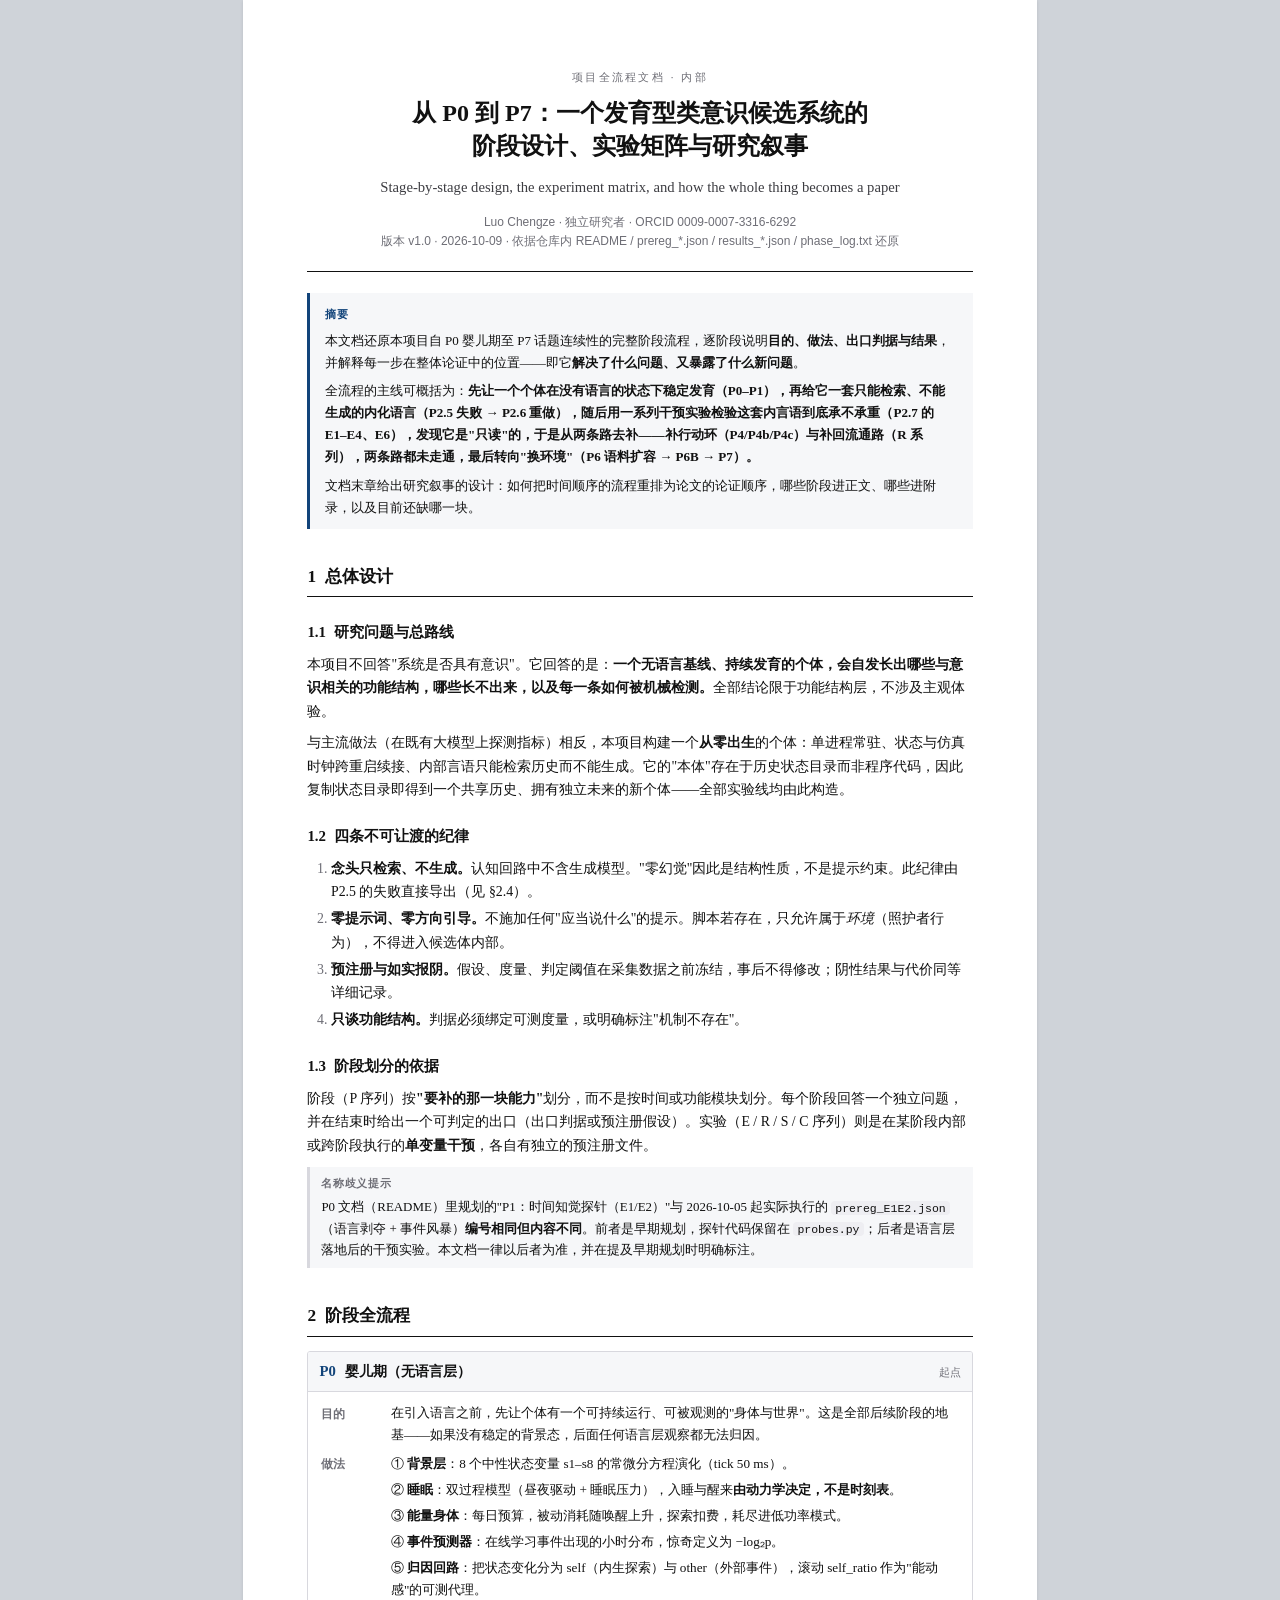
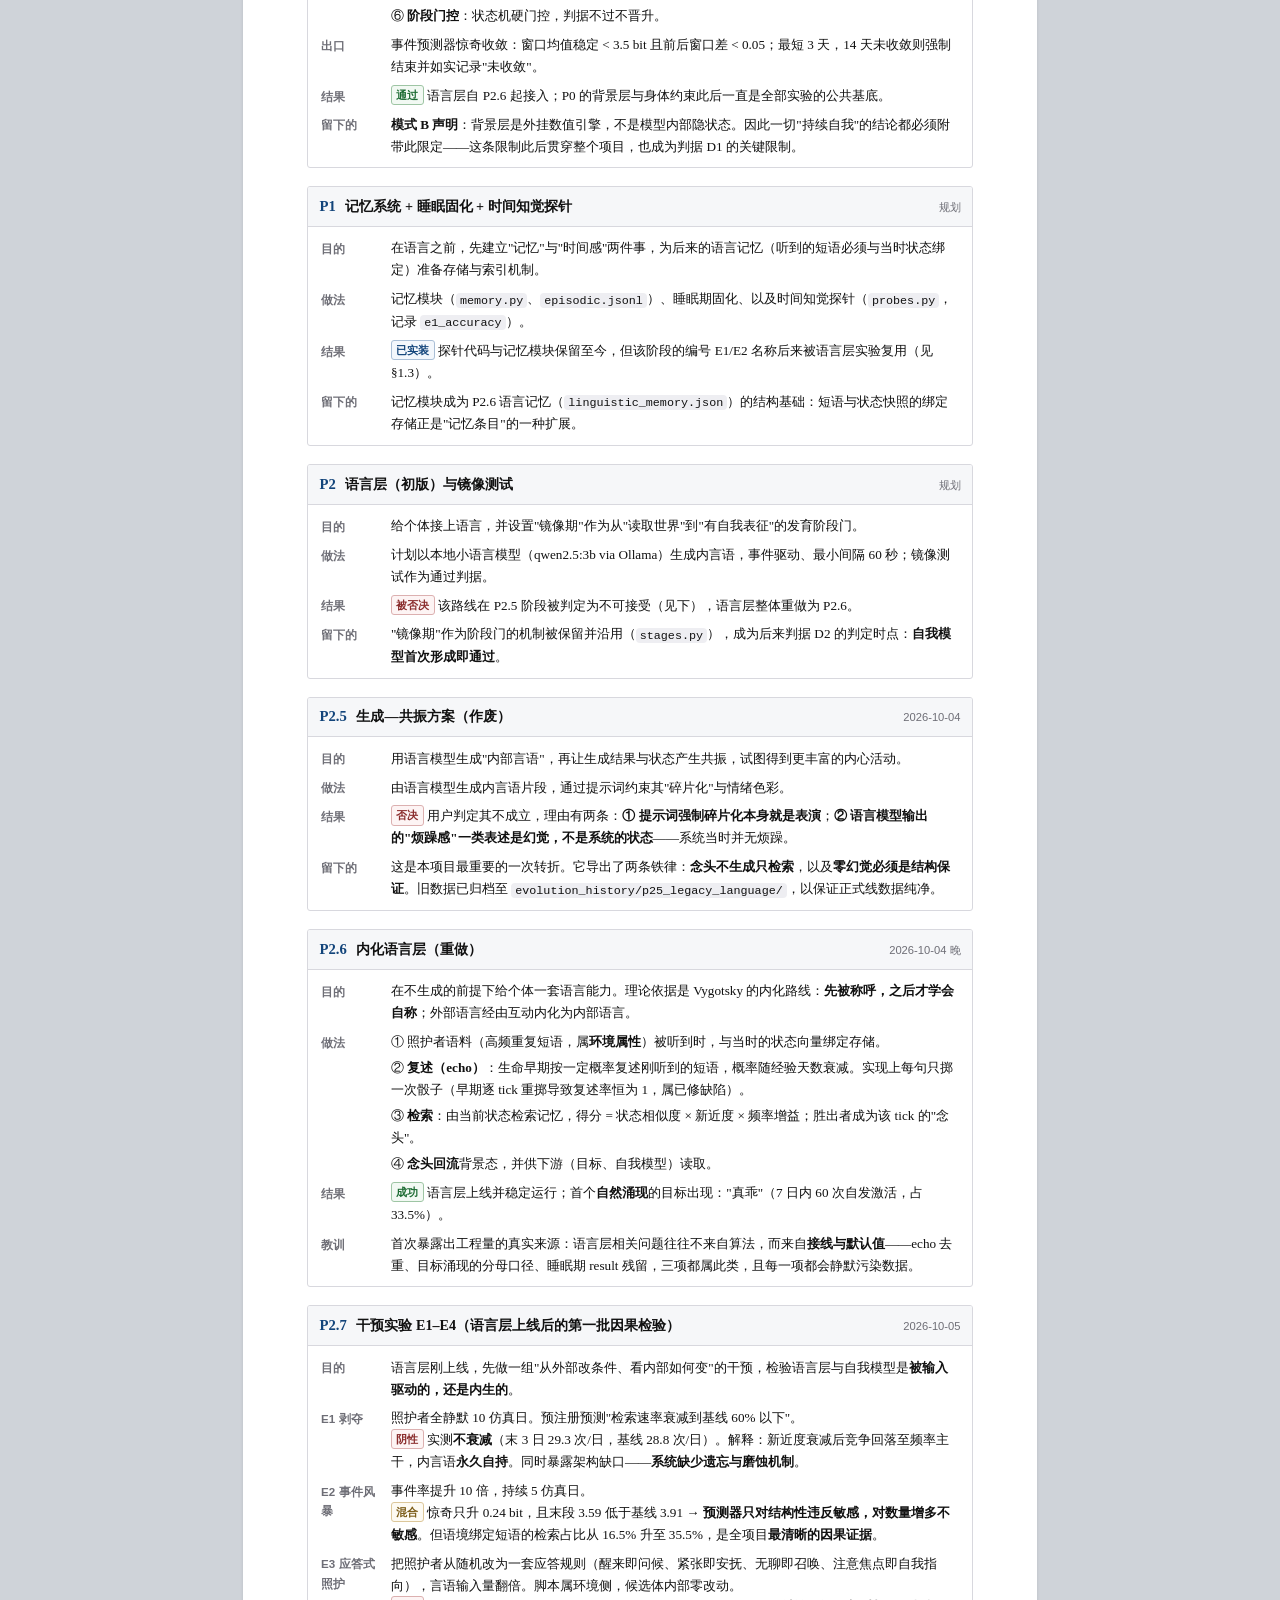
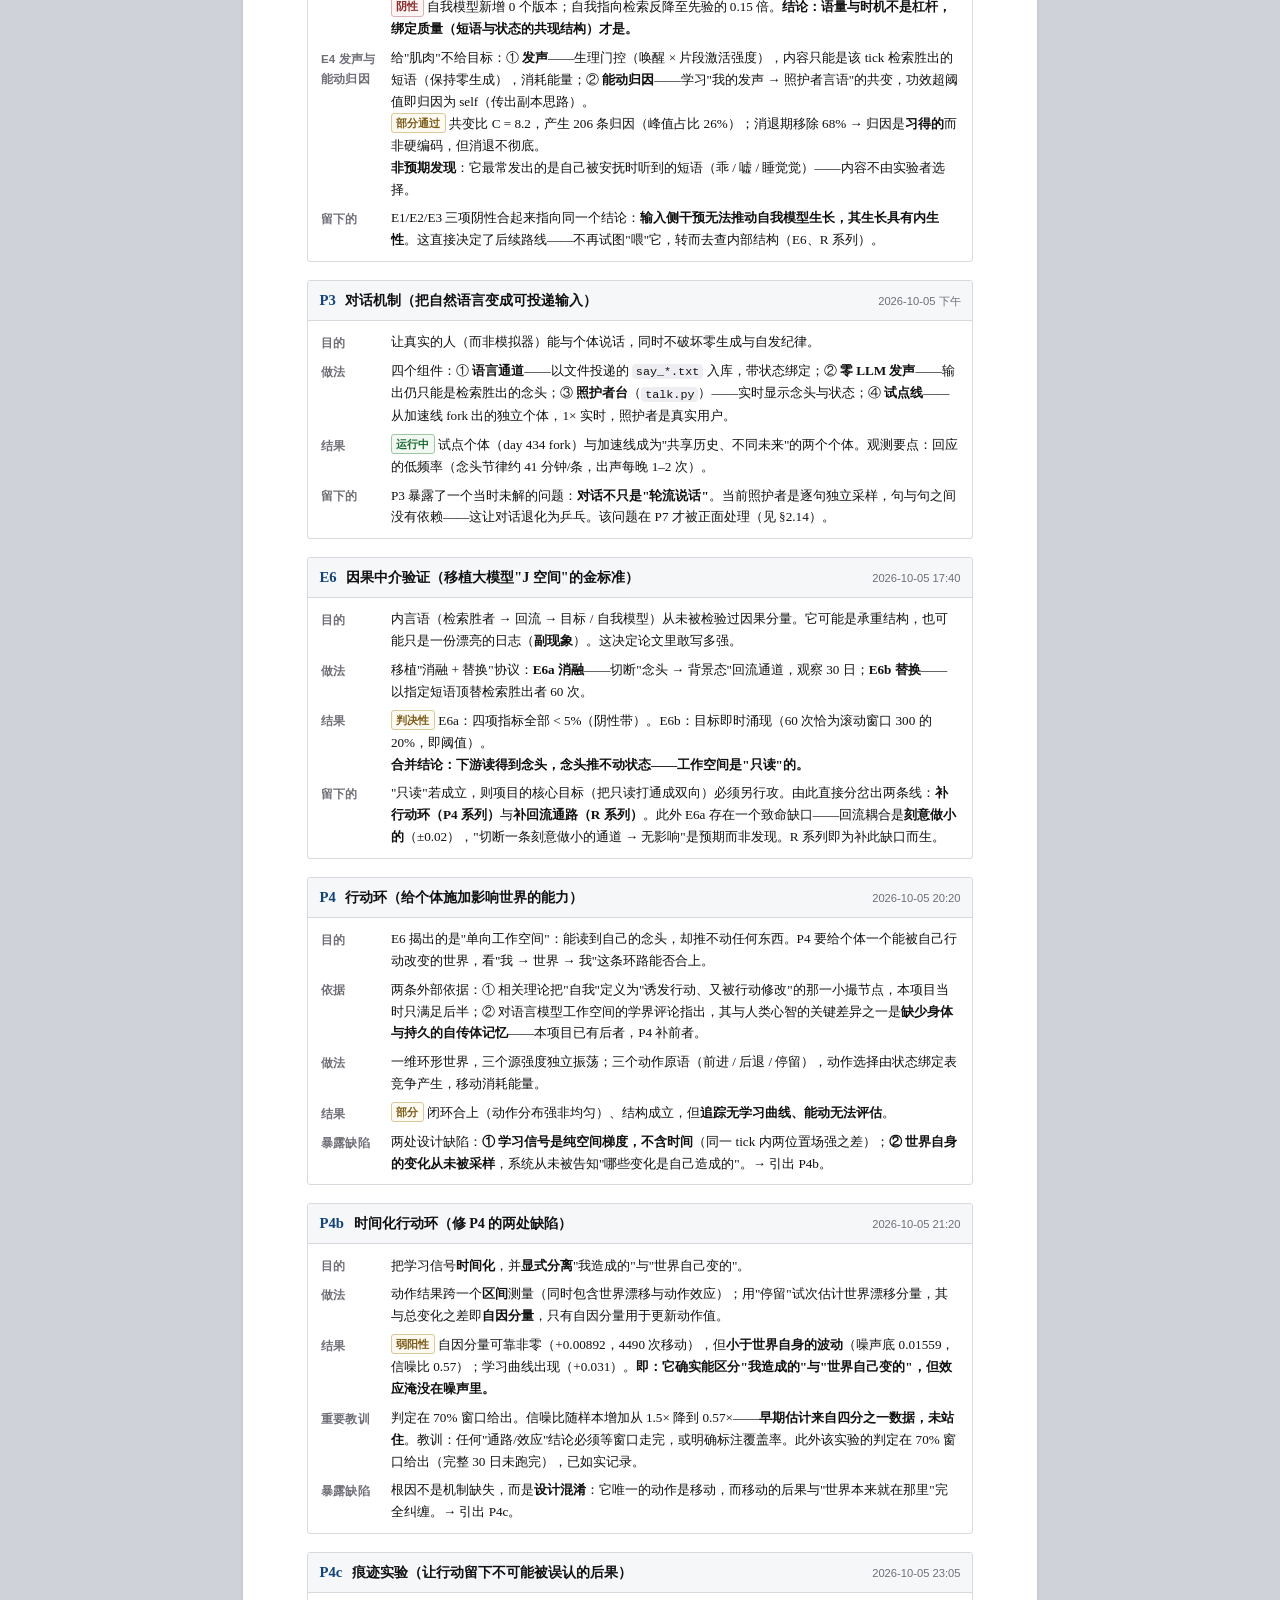
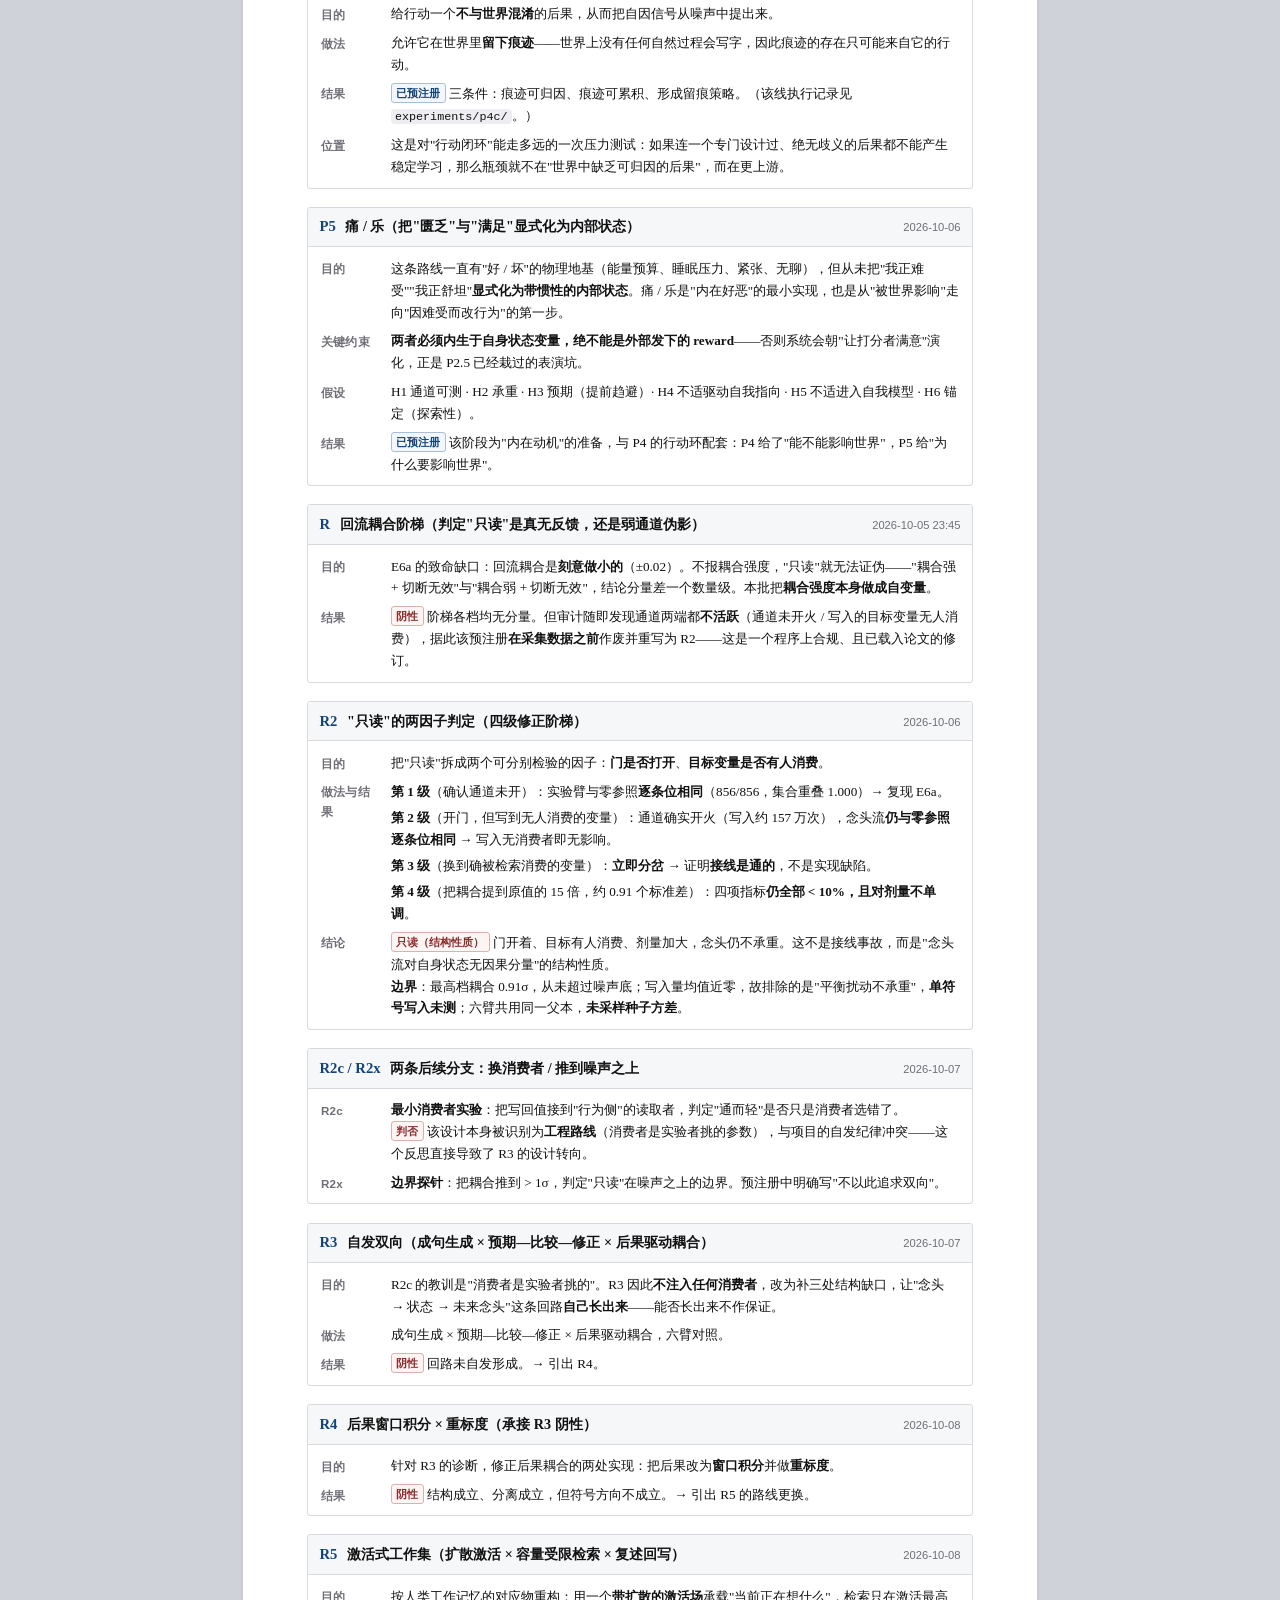
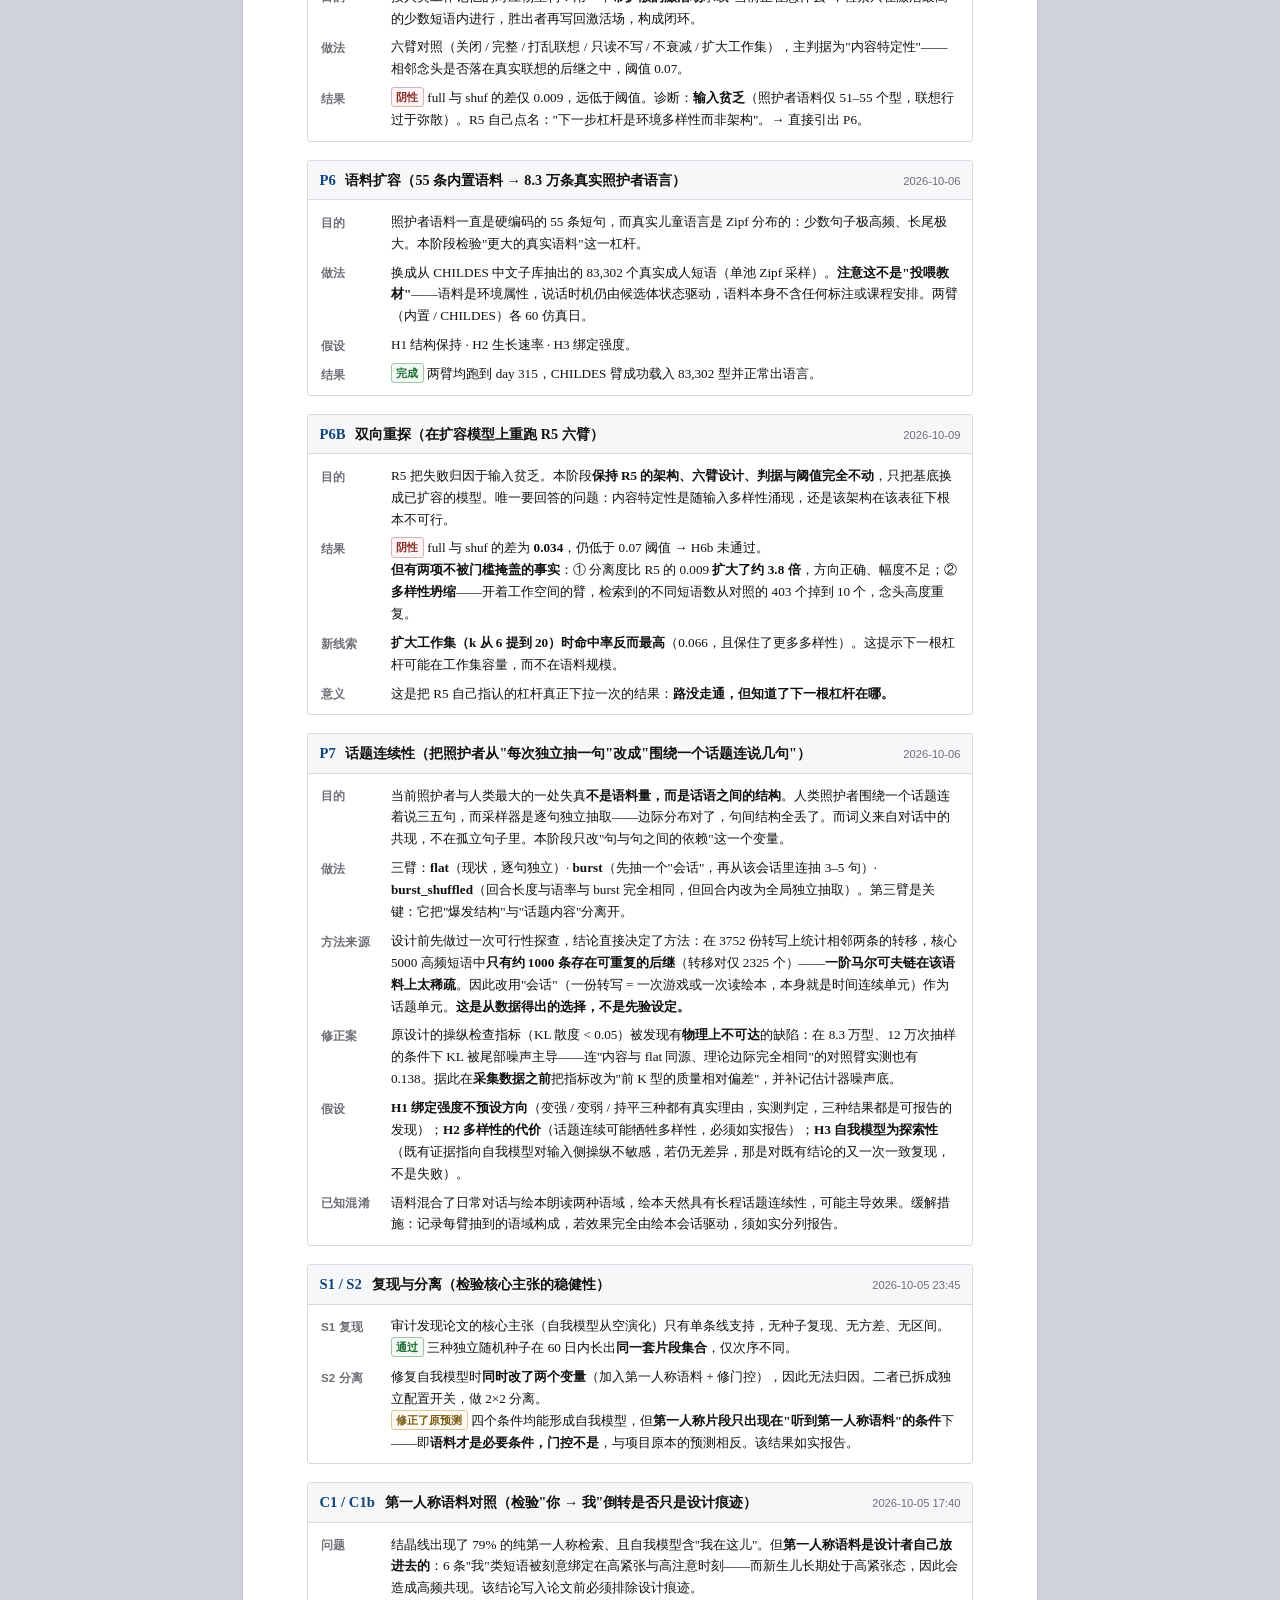
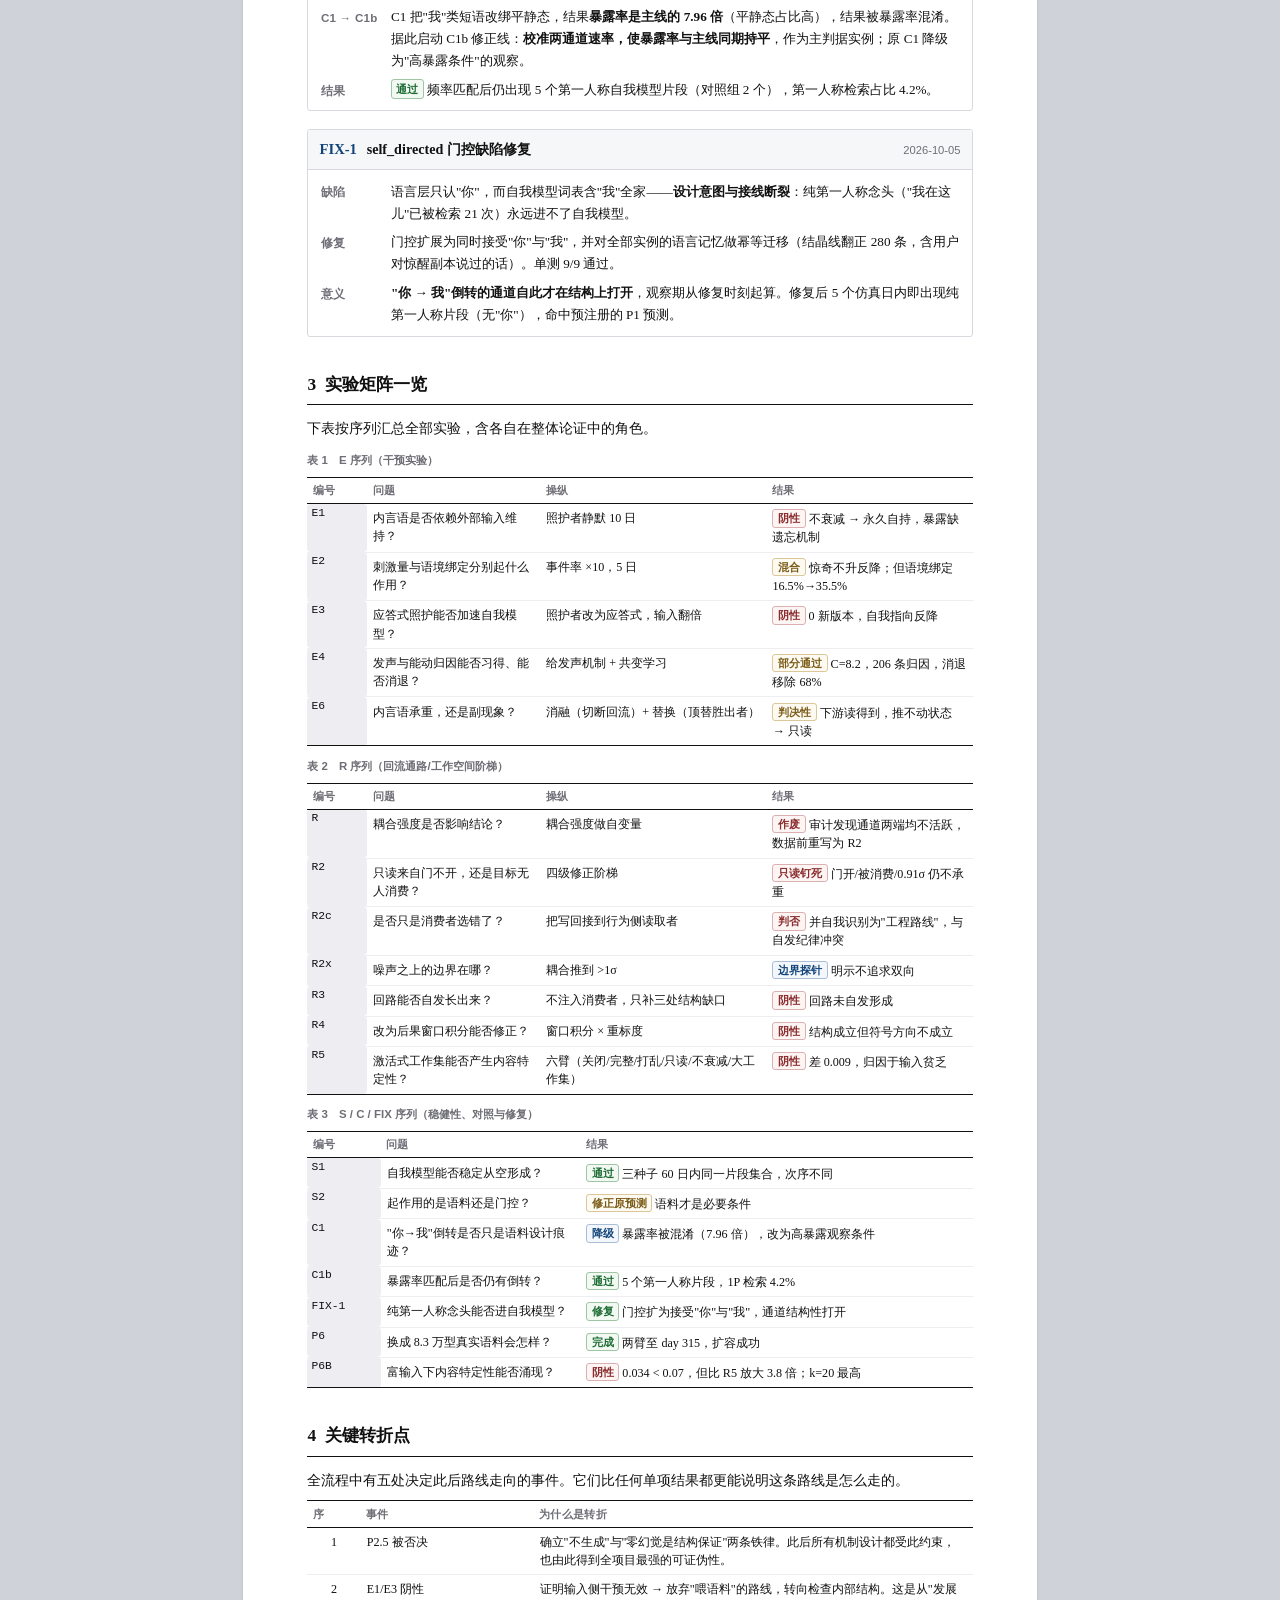
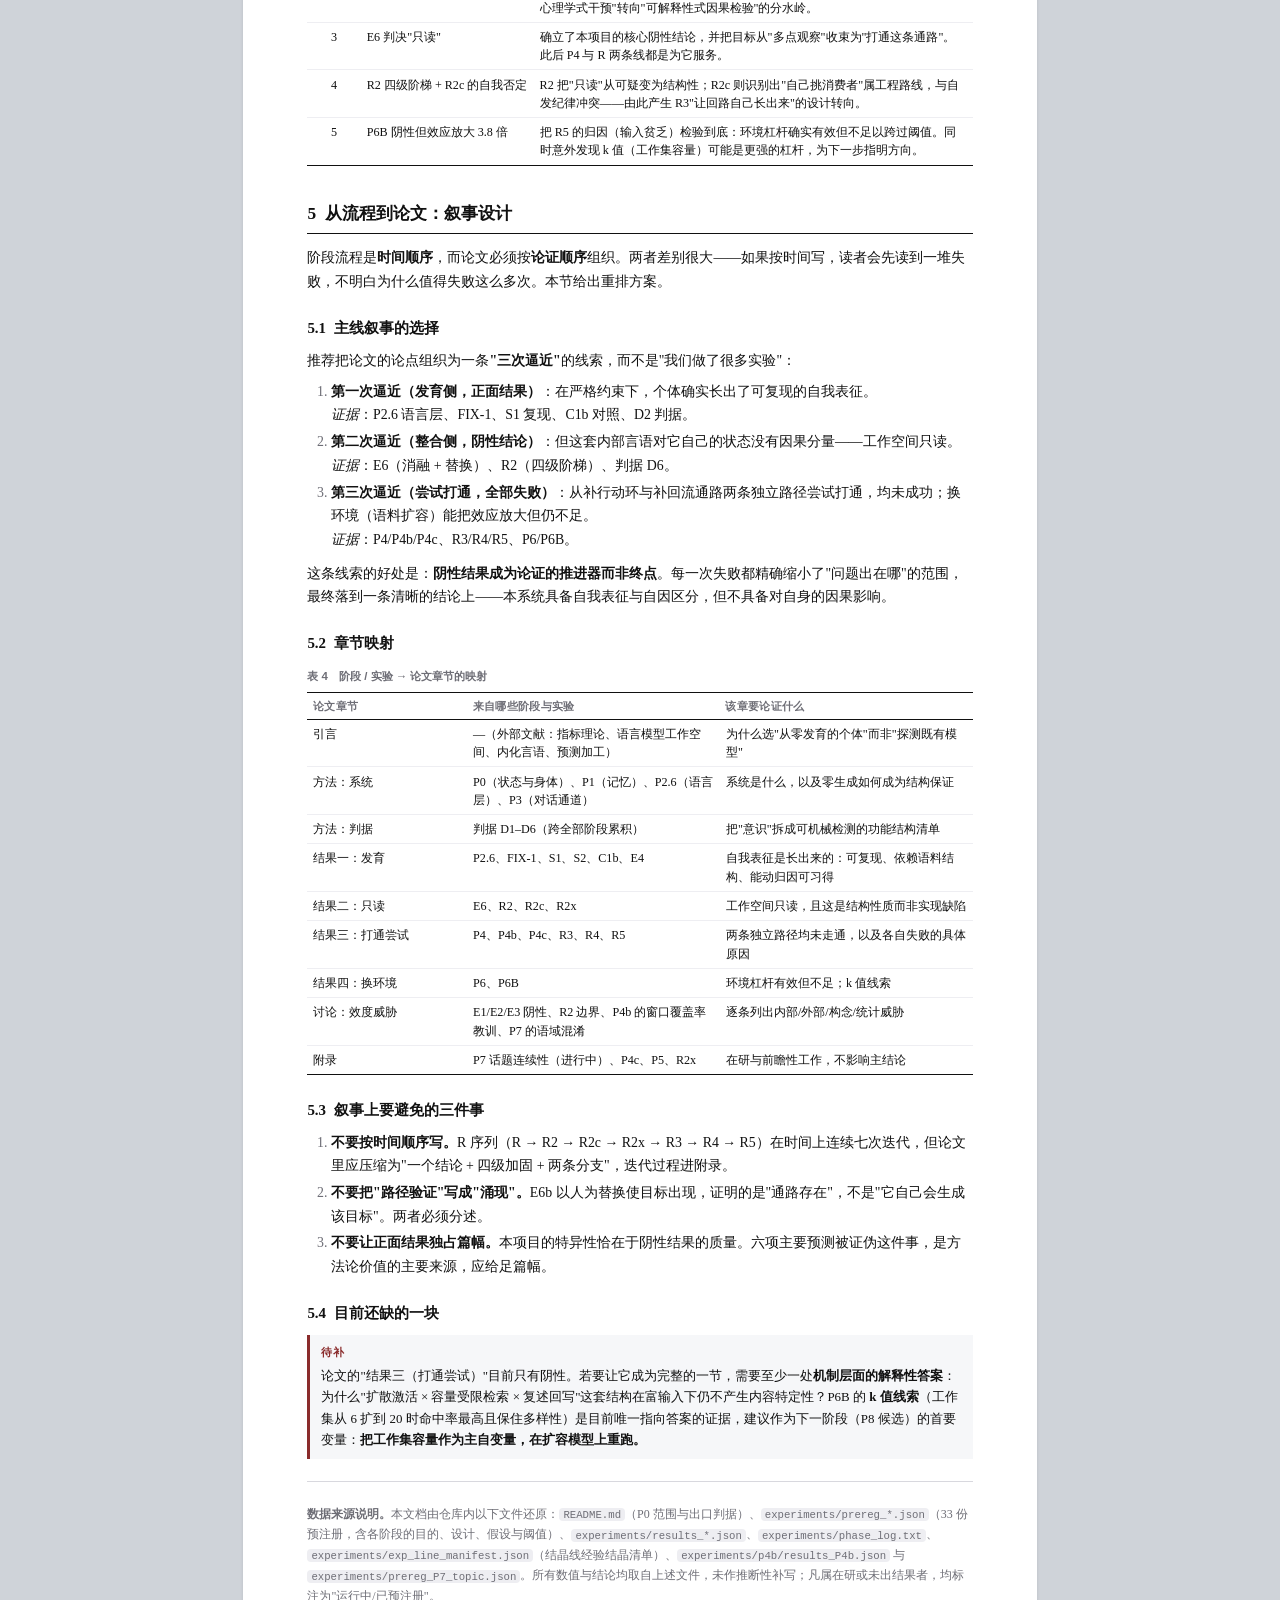
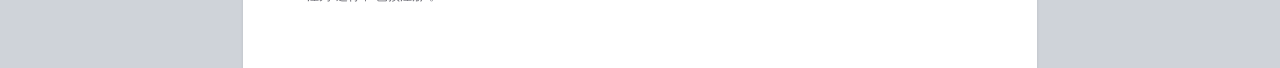
<file: docs/项目全流程_P0-P7.html>
<!DOCTYPE html>
<html lang="zh-CN">
<head>
<meta charset="UTF-8">
<title>项目全流程 P0–P7 与研究设计</title>
<style>
@page{ size:A4; margin:18mm 17mm 16mm 17mm; }
:root{
  --ink:#111; --ink2:#3d3d42; --ink3:#6e6e76;
  --line:#d8d8de; --line2:#eeeef2;
  --foot:#f6f7f9;
  --accent:#12447a;
  --warn:#8a2c2c;
  --serif:"Songti SC","STSong","Source Han Serif SC","Times New Roman",Times,Georgia,serif;
  --latin:"Times New Roman",Times,Georgia,serif;
  --sans:"PingFang SC","Hiragino Sans GB","Helvetica Neue",Arial,sans-serif;
  --mono:"SF Mono",Menlo,Consolas,monospace;
}
*{box-sizing:border-box}
html{-webkit-text-size-adjust:100%}
body{
  margin:0; background:#cfd3d9; color:var(--ink);
  font-family:var(--serif); font-size:10.4pt; line-height:1.7; text-align:left;
}
.paper{background:#fff; width:210mm; min-height:297mm; margin:0 auto; padding:18mm 17mm 16mm; box-shadow:0 1px 3px rgba(0,0,0,.1)}

/* 标题区 */
.tb{text-align:center; margin-bottom:1.5em; padding-bottom:1em; border-bottom:1.4pt solid var(--ink)}
.tb .kick{font-family:var(--sans); font-size:8.6pt; letter-spacing:.2em; text-transform:uppercase; color:var(--ink3); margin:0 0 .8em}
.tb h1{font-size:18pt; line-height:1.4; margin:0 0 .5em; font-weight:700}
.tb .sub{font-size:11pt; color:var(--ink2); margin:0 0 1em; line-height:1.5}
.tb .meta{font-family:var(--sans); font-size:9pt; color:var(--ink3); line-height:1.6}

/* 摘要 */
.abs{background:var(--foot); border-left:2.5pt solid var(--accent); padding:.9em 1.1em .8em; margin:0 0 1.3em; font-size:9.8pt; line-height:1.68}
.abs h4{font-family:var(--sans); font-size:8.6pt; letter-spacing:.12em; text-transform:uppercase; color:var(--accent); margin:0 0 .5em}
.abs p{margin:0 0 .5em}
.abs p:last-child{margin-bottom:0}

/* 正文标题 */
h2{font-size:13pt; font-weight:700; margin:1.9em 0 .7em; padding-bottom:.3em; border-bottom:1pt solid var(--ink); page-break-after:avoid}
h3{font-size:11.2pt; font-weight:700; margin:1.5em 0 .5em; page-break-after:avoid; color:var(--ink)}
h4{font-size:10.4pt; font-weight:700; margin:1.15em 0 .4em; page-break-after:avoid}
h2 .n,h3 .n{margin-right:.5em}
h3 .n{font-family:var(--latin)}

p{margin:0 0 .55em}
p.np{text-indent:0}
ul,ol{margin:.35em 0 .75em; padding-left:1.7em}
li{margin-bottom:.24em}
li::marker{color:var(--ink3)}
code,.mono{font-family:var(--mono); font-size:.89em; background:var(--line2); padding:.5px 4px; border-radius:4px}
strong{font-weight:700}
em{font-style:italic}

/* 阶段卡 */
.stage{border:.8pt solid var(--line); border-radius:3px; margin:1em 0 1.3em; page-break-inside:avoid; overflow:hidden}
.stage>.hd{
  background:var(--foot); padding:.5em .8em; border-bottom:.8pt solid var(--line);
  display:flex; align-items:baseline; gap:.7em; flex-wrap:wrap;
}
.stage>.hd .id{font-family:var(--latin); font-weight:700; font-size:11pt; color:var(--accent); white-space:nowrap}
.stage>.hd .nm{font-weight:700; font-size:10.6pt}
.stage>.hd .dt{margin-left:auto; font-family:var(--sans); font-size:8.4pt; color:var(--ink3)}
.stage>.bd{padding:.75em .9em .7em}
.row{display:flex; gap:.7em; margin-bottom:.5em}
.row:last-child{margin-bottom:0}
.row>.k{
  flex:0 0 5.2em; font-family:var(--sans); font-size:8.7pt; font-weight:700;
  color:var(--ink3); padding-top:.15em; letter-spacing:.02em;
}
.row>.v{flex:1 1 auto; min-width:0; font-size:9.9pt; line-height:1.66}
.row>.v p{margin:0 0 .32em}
.row>.v p:last-child{margin-bottom:0}
.tag{
  display:inline-block; font-family:var(--sans); font-size:8.2pt; font-weight:700;
  border:.7pt solid var(--line); border-radius:3px; padding:0 .42em; white-space:nowrap;
  vertical-align:1px;
}
.t-ok{border-color:#9ec5a4; color:#1c6b32; background:#f2f9f3}
.t-no{border-color:#dcb0b0; color:#8a2c2c; background:#fdf4f4}
.t-mix{border-color:#dcc79a; color:#7a5a15; background:#fdfaf2}
.t-run{border-color:#a9bed6; color:#12447a; background:#f3f7fc}

/* 表 */
table{width:100%; border-collapse:collapse; font-size:9.1pt; line-height:1.5; margin:.5em 0 .9em; page-break-inside:avoid}
thead th{
  text-align:left; font-family:var(--sans); font-size:8.3pt; font-weight:700;
  color:var(--ink3); letter-spacing:.03em; padding:.4em .5em;
  border-bottom:1pt solid var(--ink); border-top:1pt solid var(--ink);
}
tbody td{padding:.42em .5em; border-bottom:.5pt solid var(--line2); vertical-align:top}
tbody tr:last-child td{border-bottom:1pt solid var(--ink)}
td.c{text-align:center}
td.mono,th.mono{font-family:var(--mono); font-size:8.5pt}
.tcap{font-family:var(--sans); font-size:8.6pt; color:var(--ink3); margin:.9em 0 .25em; font-weight:700}

/* 引用块 */
.box{border-left:2.5pt solid var(--line); background:var(--foot); padding:.6em .85em; margin:.7em 0 1em; font-size:9.7pt; line-height:1.66; page-break-inside:avoid}
.box .bt{font-family:var(--sans); font-size:8.4pt; font-weight:700; letter-spacing:.06em; text-transform:uppercase; color:var(--ink3); display:block; margin-bottom:.3em}
.box.red{border-left-color:var(--warn)}
.box.red .bt{color:var(--warn)}
.box p:last-child{margin-bottom:0}

.hr{border:none; border-top:.5pt solid var(--line); margin:1.6em 0}
.pb{page-break-before:always}
.small{font-size:9pt; color:var(--ink3)}

@media print{
  body{background:#fff}
  .paper{width:auto; min-height:0; margin:0; padding:0; box-shadow:none}
  .stage,.box,table{page-break-inside:avoid}
  h2,h3,h4{page-break-after:avoid}
}
</style>
</head>
<body>
<div class="paper">

<div class="tb">
  <p class="kick">项目全流程文档 · 内部</p>
  <h1>从 P0 到 P7：一个发育型类意识候选系统的<br>阶段设计、实验矩阵与研究叙事</h1>
  <p class="sub">Stage-by-stage design, the experiment matrix, and how the whole thing becomes a paper</p>
  <p class="meta">Luo Chengze · 独立研究者 · ORCID 0009-0007-3316-6292<br>
  版本 v1.0 · 2026-10-09 · 依据仓库内 README / prereg_*.json / results_*.json / phase_log.txt 还原</p>
</div>

<div class="abs">
  <h4>摘要</h4>
  <p>本文档还原本项目自 P0 婴儿期至 P7 话题连续性的完整阶段流程，逐阶段说明<strong>目的、做法、出口判据与结果</strong>，并解释每一步在整体论证中的位置——即它<strong>解决了什么问题、又暴露了什么新问题</strong>。</p>
  <p>全流程的主线可概括为：<strong>先让一个个体在没有语言的状态下稳定发育（P0–P1），再给它一套只能检索、不能生成的内化语言（P2.5 失败 → P2.6 重做），随后用一系列干预实验检验这套内言语到底承不承重（P2.7 的 E1–E4、E6），发现它是"只读"的，于是从两条路去补——补行动环（P4/P4b/P4c）与补回流通路（R 系列），两条路都未走通，最后转向"换环境"（P6 语料扩容 → P6B → P7）。</strong></p>
  <p>文档末章给出研究叙事的设计：如何把时间顺序的流程重排为论文的论证顺序，哪些阶段进正文、哪些进附录，以及目前还缺哪一块。</p>
</div>

<h2><span class="n">1</span>总体设计</h2>

<h3><span class="n">1.1</span>研究问题与总路线</h3>
<p>本项目不回答"系统是否具有意识"。它回答的是：<strong>一个无语言基线、持续发育的个体，会自发长出哪些与意识相关的功能结构，哪些长不出来，以及每一条如何被机械检测。</strong>全部结论限于功能结构层，不涉及主观体验。</p>
<p>与主流做法（在既有大模型上探测指标）相反，本项目构建一个<strong>从零出生</strong>的个体：单进程常驻、状态与仿真时钟跨重启续接、内部言语只能检索历史而不能生成。它的"本体"存在于历史状态目录而非程序代码，因此复制状态目录即得到一个共享历史、拥有独立未来的新个体——全部实验线均由此构造。</p>

<h3><span class="n">1.2</span>四条不可让渡的纪律</h3>
<ol>
  <li><strong>念头只检索、不生成。</strong>认知回路中不含生成模型。"零幻觉"因此是结构性质，不是提示约束。此纪律由 P2.5 的失败直接导出（见 §2.4）。</li>
  <li><strong>零提示词、零方向引导。</strong>不施加任何"应当说什么"的提示。脚本若存在，只允许属于<em>环境</em>（照护者行为），不得进入候选体内部。</li>
  <li><strong>预注册与如实报阴。</strong>假设、度量、判定阈值在采集数据之前冻结，事后不得修改；阴性结果与代价同等详细记录。</li>
  <li><strong>只谈功能结构。</strong>判据必须绑定可测度量，或明确标注"机制不存在"。</li>
</ol>

<h3><span class="n">1.3</span>阶段划分的依据</h3>
<p>阶段（P 序列）按<strong>"要补的那一块能力"</strong>划分，而不是按时间或功能模块划分。每个阶段回答一个独立问题，并在结束时给出一个可判定的出口（出口判据或预注册假设）。实验（E / R / S / C 序列）则是在某阶段内部或跨阶段执行的<strong>单变量干预</strong>，各自有独立的预注册文件。</p>

<div class="box">
  <span class="bt">名称歧义提示</span>
  <p>P0 文档（README）里规划的"P1：时间知觉探针（E1/E2）"与 2026-10-05 起实际执行的 <code>prereg_E1E2.json</code>（语言剥夺 + 事件风暴）<strong>编号相同但内容不同</strong>。前者是早期规划，探针代码保留在 <code>probes.py</code>；后者是语言层落地后的干预实验。本文档一律以后者为准，并在提及早期规划时明确标注。</p>
</div>

<h2><span class="n">2</span>阶段全流程</h2>

<!-- P0 -->
<div class="stage">
  <div class="hd"><span class="id">P0</span><span class="nm">婴儿期（无语言层）</span><span class="dt">起点</span></div>
  <div class="bd">
    <div class="row"><span class="k">目的</span><span class="v">在引入语言之前，先让个体有一个可持续运行、可被观测的"身体与世界"。这是全部后续阶段的地基——如果没有稳定的背景态，后面任何语言层观察都无法归因。</span></div>
    <div class="row"><span class="k">做法</span><span class="v">
      <p>① <strong>背景层</strong>：8 个中性状态变量 s1–s8 的常微分方程演化（tick 50 ms）。</p>
      <p>② <strong>睡眠</strong>：双过程模型（昼夜驱动 + 睡眠压力），入睡与醒来<strong>由动力学决定，不是时刻表</strong>。</p>
      <p>③ <strong>能量身体</strong>：每日预算，被动消耗随唤醒上升，探索扣费，耗尽进低功率模式。</p>
      <p>④ <strong>事件预测器</strong>：在线学习事件出现的小时分布，惊奇定义为 −log₂p。</p>
      <p>⑤ <strong>归因回路</strong>：把状态变化分为 self（内生探索）与 other（外部事件），滚动 self_ratio 作为"能动感"的可测代理。</p>
      <p>⑥ <strong>阶段门控</strong>：状态机硬门控，判据不过不晋升。</p>
    </span></div>
    <div class="row"><span class="k">出口</span><span class="v">事件预测器惊奇收敛：窗口均值稳定 &lt; 3.5 bit 且前后窗口差 &lt; 0.05；最短 3 天，14 天未收敛则强制结束并如实记录"未收敛"。</span></div>
    <div class="row"><span class="k">结果</span><span class="v"><span class="tag t-ok">通过</span> 语言层自 P2.6 起接入；P0 的背景层与身体约束此后一直是全部实验的公共基底。</span></div>
    <div class="row"><span class="k">留下的</span><span class="v"><strong>模式 B 声明</strong>：背景层是外挂数值引擎，不是模型内部隐状态。因此一切"持续自我"的结论都必须附带此限定——这条限制此后贯穿整个项目，也成为判据 D1 的关键限制。</span></div>
  </div>
</div>

<!-- P1 -->
<div class="stage">
  <div class="hd"><span class="id">P1</span><span class="nm">记忆系统 + 睡眠固化 + 时间知觉探针</span><span class="dt">规划</span></div>
  <div class="bd">
    <div class="row"><span class="k">目的</span><span class="v">在语言之前，先建立"记忆"与"时间感"两件事，为后来的语言记忆（听到的短语必须与当时状态绑定）准备存储与索引机制。</span></div>
    <div class="row"><span class="k">做法</span><span class="v">记忆模块（<code>memory.py</code>、<code>episodic.jsonl</code>）、睡眠期固化、以及时间知觉探针（<code>probes.py</code>，记录 <code>e1_accuracy</code>）。</span></div>
    <div class="row"><span class="k">结果</span><span class="v"><span class="tag t-run">已实装</span> 探针代码与记忆模块保留至今，但该阶段的编号 E1/E2 名称后来被语言层实验复用（见 §1.3）。</span></div>
    <div class="row"><span class="k">留下的</span><span class="v">记忆模块成为 P2.6 语言记忆（<code>linguistic_memory.json</code>）的结构基础：短语与状态快照的绑定存储正是"记忆条目"的一种扩展。</span></div>
  </div>
</div>

<!-- P2 -->
<div class="stage">
  <div class="hd"><span class="id">P2</span><span class="nm">语言层（初版）与镜像测试</span><span class="dt">规划</span></div>
  <div class="bd">
    <div class="row"><span class="k">目的</span><span class="v">给个体接上语言，并设置"镜像期"作为从"读取世界"到"有自我表征"的发育阶段门。</span></div>
    <div class="row"><span class="k">做法</span><span class="v">计划以本地小语言模型（qwen2.5:3b via Ollama）生成内言语，事件驱动、最小间隔 60 秒；镜像测试作为通过判据。</span></div>
    <div class="row"><span class="k">结果</span><span class="v"><span class="tag t-no">被否决</span> 该路线在 P2.5 阶段被判定为不可接受（见下），语言层整体重做为 P2.6。</span></div>
    <div class="row"><span class="k">留下的</span><span class="v">"镜像期"作为阶段门的机制被保留并沿用（<code>stages.py</code>），成为后来判据 D2 的判定时点：<strong>自我模型首次形成即通过</strong>。</span></div>
  </div>
</div>

<!-- P2.5 -->
<div class="stage">
  <div class="hd"><span class="id">P2.5</span><span class="nm">生成—共振方案（作废）</span><span class="dt">2026-10-04</span></div>
  <div class="bd">
    <div class="row"><span class="k">目的</span><span class="v">用语言模型生成"内部言语"，再让生成结果与状态产生共振，试图得到更丰富的内心活动。</span></div>
    <div class="row"><span class="k">做法</span><span class="v">由语言模型生成内言语片段，通过提示词约束其"碎片化"与情绪色彩。</span></div>
    <div class="row"><span class="k">结果</span><span class="v"><span class="tag t-no">否决</span> 用户判定其不成立，理由有两条：<strong>① 提示词强制碎片化本身就是表演</strong>；<strong>② 语言模型输出的"烦躁感"一类表述是幻觉，不是系统的状态</strong>——系统当时并无烦躁。</span></div>
    <div class="row"><span class="k">留下的</span><span class="v">这是本项目最重要的一次转折。它导出了两条铁律：<strong>念头不生成只检索</strong>，以及<strong>零幻觉必须是结构保证</strong>。旧数据已归档至 <code>evolution_history/p25_legacy_language/</code>，以保证正式线数据纯净。</span></div>
  </div>
</div>

<!-- P2.6 -->
<div class="stage">
  <div class="hd"><span class="id">P2.6</span><span class="nm">内化语言层（重做）</span><span class="dt">2026-10-04 晚</span></div>
  <div class="bd">
    <div class="row"><span class="k">目的</span><span class="v">在不生成的前提下给个体一套语言能力。理论依据是 Vygotsky 的内化路线：<strong>先被称呼，之后才学会自称</strong>；外部语言经由互动内化为内部语言。</span></div>
    <div class="row"><span class="k">做法</span><span class="v">
      <p>① 照护者语料（高频重复短语，属<strong>环境属性</strong>）被听到时，与当时的状态向量绑定存储。</p>
      <p>② <strong>复述（echo）</strong>：生命早期按一定概率复述刚听到的短语，概率随经验天数衰减。实现上每句只掷一次骰子（早期逐 tick 重掷导致复述率恒为 1，属已修缺陷）。</p>
      <p>③ <strong>检索</strong>：由当前状态检索记忆，得分 = 状态相似度 × 新近度 × 频率增益；胜出者成为该 tick 的"念头"。</p>
      <p>④ <strong>念头回流</strong>背景态，并供下游（目标、自我模型）读取。</p>
    </div>
    <div class="row"><span class="k">结果</span><span class="v"><span class="tag t-ok">成功</span> 语言层上线并稳定运行；首个<strong>自然涌现</strong>的目标出现："真乖"（7 日内 60 次自发激活，占 33.5%）。</span></div>
    <div class="row"><span class="k">教训</span><span class="v">首次暴露出工程量的真实来源：语言层相关问题往往不来自算法，而来自<strong>接线与默认值</strong>——echo 去重、目标涌现的分母口径、睡眠期 result 残留，三项都属此类，且每一项都会静默污染数据。</span></div>
  </div>
</div>

<!-- P2.7 -->
<div class="stage">
  <div class="hd"><span class="id">P2.7</span><span class="nm">干预实验 E1–E4（语言层上线后的第一批因果检验）</span><span class="dt">2026-10-05</span></div>
  <div class="bd">
    <div class="row"><span class="k">目的</span><span class="v">语言层刚上线，先做一组"从外部改条件、看内部如何变"的干预，检验语言层与自我模型是<strong>被输入驱动的，还是内生的</strong>。</span></div>
    <div class="row"><span class="k">E1 剥夺</span><span class="v">照护者全静默 10 仿真日。预注册预测"检索速率衰减到基线 60% 以下"。<br><span class="tag t-no">阴性</span> 实测<strong>不衰减</strong>（末 3 日 29.3 次/日，基线 28.8 次/日）。解释：新近度衰减后竞争回落至频率主干，内言语<strong>永久自持</strong>。同时暴露架构缺口——<strong>系统缺少遗忘与磨蚀机制</strong>。</span></div>
    <div class="row"><span class="k">E2 事件风暴</span><span class="v">事件率提升 10 倍，持续 5 仿真日。<br><span class="tag t-mix">混合</span> 惊奇只升 0.24 bit，且末段 3.59 低于基线 3.91 → <strong>预测器只对结构性违反敏感，对数量增多不敏感</strong>。但语境绑定短语的检索占比从 16.5% 升至 35.5%，是全项目<strong>最清晰的因果证据</strong>。</span></div>
    <div class="row"><span class="k">E3 应答式照护</span><span class="v">把照护者从随机改为一套应答规则（醒来即问候、紧张即安抚、无聊即召唤、注意焦点即自我指向），言语输入量翻倍。脚本属环境侧，候选体内部零改动。<br><span class="tag t-no">阴性</span> 自我模型新增 0 个版本；自我指向检索反降至先验的 0.15 倍。<strong>结论：语量与时机不是杠杆，绑定质量（短语与状态的共现结构）才是。</strong></span></div>
    <div class="row"><span class="k">E4 发声与能动归因</span><span class="v">给"肌肉"不给目标：① <strong>发声</strong>——生理门控（唤醒 × 片段激活强度），内容只能是该 tick 检索胜出的短语（保持零生成），消耗能量；② <strong>能动归因</strong>——学习"我的发声 → 照护者言语"的共变，功效超阈值即归因为 self（传出副本思路）。<br><span class="tag t-mix">部分通过</span> 共变比 C = 8.2，产生 206 条归因（峰值占比 26%）；消退期移除 68% → 归因是<strong>习得的</strong>而非硬编码，但消退不彻底。<br><strong>非预期发现</strong>：它最常发出的是自己被安抚时听到的短语（乖 / 嘘 / 睡觉觉）——内容不由实验者选择。</span></div>
    <div class="row"><span class="k">留下的</span><span class="v">E1/E2/E3 三项阴性合起来指向同一个结论：<strong>输入侧干预无法推动自我模型生长，其生长具有内生性</strong>。这直接决定了后续路线——不再试图"喂"它，转而去查内部结构（E6、R 系列）。</span></div>
  </div>
</div>

<!-- P3 -->
<div class="stage">
  <div class="hd"><span class="id">P3</span><span class="nm">对话机制（把自然语言变成可投递输入）</span><span class="dt">2026-10-05 下午</span></div>
  <div class="bd">
    <div class="row"><span class="k">目的</span><span class="v">让真实的人（而非模拟器）能与个体说话，同时不破坏零生成与自发纪律。</span></div>
    <div class="row"><span class="k">做法</span><span class="v">四个组件：① <strong>语言通道</strong>——以文件投递的 <code>say_*.txt</code> 入库，带状态绑定；② <strong>零 LLM 发声</strong>——输出仍只能是检索胜出的念头；③ <strong>照护者台</strong>（<code>talk.py</code>）——实时显示念头与状态；④ <strong>试点线</strong>——从加速线 fork 出的独立个体，1× 实时，照护者是真实用户。</span></div>
    <div class="row"><span class="k">结果</span><span class="v"><span class="tag t-ok">运行中</span> 试点个体（day 434 fork）与加速线成为"共享历史、不同未来"的两个个体。观测要点：回应的低频率（念头节律约 41 分钟/条，出声每晚 1–2 次）。</span></div>
    <div class="row"><span class="k">留下的</span><span class="v">P3 暴露了一个当时未解的问题：<strong>对话不只是"轮流说话"</strong>。当前照护者是逐句独立采样，句与句之间没有依赖——这让对话退化为乒乓。该问题在 P7 才被正面处理（见 §2.14）。</span></div>
  </div>
</div>

<!-- E6 -->
<div class="stage">
  <div class="hd"><span class="id">E6</span><span class="nm">因果中介验证（移植大模型"J 空间"的金标准）</span><span class="dt">2026-10-05 17:40</span></div>
  <div class="bd">
    <div class="row"><span class="k">目的</span><span class="v">内言语（检索胜者 → 回流 → 目标 / 自我模型）从未被检验过因果分量。它可能是承重结构，也可能只是一份漂亮的日志（<strong>副现象</strong>）。这决定论文里敢写多强。</span></div>
    <div class="row"><span class="k">做法</span><span class="v">移植"消融 + 替换"协议：<strong>E6a 消融</strong>——切断"念头 → 背景态"回流通道，观察 30 日；<strong>E6b 替换</strong>——以指定短语顶替检索胜出者 60 次。</span></div>
    <div class="row"><span class="k">结果</span><span class="v"><span class="tag t-mix">判决性</span> E6a：四项指标全部 &lt; 5%（阴性带）。E6b：目标即时涌现（60 次恰为滚动窗口 300 的 20%，即阈值）。<br><strong>合并结论：下游读得到念头，念头推不动状态——工作空间是"只读"的。</strong></span></div>
    <div class="row"><span class="k">留下的</span><span class="v">"只读"若成立，则项目的核心目标（把只读打通成双向）必须另行攻。由此直接分岔出两条线：<strong>补行动环（P4 系列）</strong>与<strong>补回流通路（R 系列）</strong>。此外 E6a 存在一个致命缺口——回流耦合是<strong>刻意做小的</strong>（±0.02），"切断一条刻意做小的通道 → 无影响"是预期而非发现。R 系列即为补此缺口而生。</span></div>
  </div>
</div>

<!-- P4 -->
<div class="stage">
  <div class="hd"><span class="id">P4</span><span class="nm">行动环（给个体施加影响世界的能力）</span><span class="dt">2026-10-05 20:20</span></div>
  <div class="bd">
    <div class="row"><span class="k">目的</span><span class="v">E6 揭出的是"单向工作空间"：能读到自己的念头，却推不动任何东西。P4 要给个体一个能被自己行动改变的世界，看"我 → 世界 → 我"这条环路能否合上。</span></div>
    <div class="row"><span class="k">依据</span><span class="v">两条外部依据：① 相关理论把"自我"定义为"诱发行动、又被行动修改"的那一小撮节点，本项目当时只满足后半；② 对语言模型工作空间的学界评论指出，其与人类心智的关键差异之一是<strong>缺少身体与持久的自传体记忆</strong>——本项目已有后者，P4 补前者。</span></div>
    <div class="row"><span class="k">做法</span><span class="v">一维环形世界，三个源强度独立振荡；三个动作原语（前进 / 后退 / 停留），动作选择由状态绑定表竞争产生，移动消耗能量。</span></div>
    <div class="row"><span class="k">结果</span><span class="v"><span class="tag t-mix">部分</span> 闭环合上（动作分布强非均匀）、结构成立，但<strong>追踪无学习曲线、能动无法评估</strong>。</span></div>
    <div class="row"><span class="k">暴露缺陷</span><span class="v">两处设计缺陷：<strong>① 学习信号是纯空间梯度，不含时间</strong>（同一 tick 内两位置场强之差）；<strong>② 世界自身的变化从未被采样</strong>，系统从未被告知"哪些变化是自己造成的"。→ 引出 P4b。</span></div>
  </div>
</div>

<div class="stage">
  <div class="hd"><span class="id">P4b</span><span class="nm">时间化行动环（修 P4 的两处缺陷）</span><span class="dt">2026-10-05 21:20</span></div>
  <div class="bd">
    <div class="row"><span class="k">目的</span><span class="v">把学习信号<strong>时间化</strong>，并<strong>显式分离</strong>"我造成的"与"世界自己变的"。</span></div>
    <div class="row"><span class="k">做法</span><span class="v">动作结果跨一个<strong>区间</strong>测量（同时包含世界漂移与动作效应）；用"停留"试次估计世界漂移分量，其与总变化之差即<strong>自因分量</strong>，只有自因分量用于更新动作值。</span></div>
    <div class="row"><span class="k">结果</span><span class="v"><span class="tag t-mix">弱阳性</span> 自因分量可靠非零（+0.00892，4490 次移动），但<strong>小于世界自身的波动</strong>（噪声底 0.01559，信噪比 0.57）；学习曲线出现（+0.031）。<strong>即：它确实能区分"我造成的"与"世界自己变的"，但效应淹没在噪声里。</strong></span></div>
    <div class="row"><span class="k">重要教训</span><span class="v">判定在 70% 窗口给出。信噪比随样本增加从 1.5× 降到 0.57×——<strong>早期估计来自四分之一数据，未站住</strong>。教训：任何"通路/效应"结论必须等窗口走完，或明确标注覆盖率。此外该实验的判定在 70% 窗口给出（完整 30 日未跑完），已如实记录。</span></div>
    <div class="row"><span class="k">暴露缺陷</span><span class="v">根因不是机制缺失，而是<strong>设计混淆</strong>：它唯一的动作是移动，而移动的后果与"世界本来就在那里"完全纠缠。→ 引出 P4c。</span></div>
  </div>
</div>

<div class="stage">
  <div class="hd"><span class="id">P4c</span><span class="nm">痕迹实验（让行动留下不可能被误认的后果）</span><span class="dt">2026-10-05 23:05</span></div>
  <div class="bd">
    <div class="row"><span class="k">目的</span><span class="v">给行动一个<strong>不与世界混淆</strong>的后果，从而把自因信号从噪声中提出来。</span></div>
    <div class="row"><span class="k">做法</span><span class="v">允许它在世界里<strong>留下痕迹</strong>——世界上没有任何自然过程会写字，因此痕迹的存在只可能来自它的行动。</span></div>
    <div class="row"><span class="k">结果</span><span class="v"><span class="tag t-run">已预注册</span> 三条件：痕迹可归因、痕迹可累积、形成留痕策略。（该线执行记录见 <code>experiments/p4c/</code>。）</span></div>
    <div class="row"><span class="k">位置</span><span class="v">这是对"行动闭环"能走多远的一次压力测试：如果连一个专门设计过、绝无歧义的后果都不能产生稳定学习，那么瓶颈就不在"世界中缺乏可归因的后果"，而在更上游。</span></div>
  </div>
</div>

<!-- P5 -->
<div class="stage">
  <div class="hd"><span class="id">P5</span><span class="nm">痛 / 乐（把"匮乏"与"满足"显式化为内部状态）</span><span class="dt">2026-10-06</span></div>
  <div class="bd">
    <div class="row"><span class="k">目的</span><span class="v">这条路线一直有"好 / 坏"的物理地基（能量预算、睡眠压力、紧张、无聊），但从未把"我正难受""我正舒坦"<strong>显式化为带惯性的内部状态</strong>。痛 / 乐是"内在好恶"的最小实现，也是从"被世界影响"走向"因难受而改行为"的第一步。</span></div>
    <div class="row"><span class="k">关键约束</span><span class="v"><strong>两者必须内生于自身状态变量，绝不能是外部发下的 reward</strong>——否则系统会朝"让打分者满意"演化，正是 P2.5 已经栽过的表演坑。</span></div>
    <div class="row"><span class="k">假设</span><span class="v">H1 通道可测 · H2 承重 · H3 预期（提前趋避）· H4 不适驱动自我指向 · H5 不适进入自我模型 · H6 锚定（探索性）。</span></div>
    <div class="row"><span class="k">结果</span><span class="v"><span class="tag t-run">已预注册</span> 该阶段为"内在动机"的准备，与 P4 的行动环配套：P4 给了"能不能影响世界"，P5 给"为什么要影响世界"。</span></div>
  </div>
</div>

<!-- R 系列 -->
<div class="stage">
  <div class="hd"><span class="id">R</span><span class="nm">回流耦合阶梯（判定"只读"是真无反馈，还是弱通道伪影）</span><span class="dt">2026-10-05 23:45</span></div>
  <div class="bd">
    <div class="row"><span class="k">目的</span><span class="v">E6a 的致命缺口：回流耦合是<strong>刻意做小的</strong>（±0.02）。不报耦合强度，"只读"就无法证伪——"耦合强 + 切断无效"与"耦合弱 + 切断无效"，结论分量差一个数量级。本批把<strong>耦合强度本身做成自变量</strong>。</span></div>
    <div class="row"><span class="k">结果</span><span class="v"><span class="tag t-no">阴性</span> 阶梯各档均无分量。但审计随即发现通道两端都<strong>不活跃</strong>（通道未开火 / 写入的目标变量无人消费），据此该预注册<strong>在采集数据之前</strong>作废并重写为 R2——这是一个程序上合规、且已载入论文的修订。</span></div>
  </div>
</div>

<div class="stage">
  <div class="hd"><span class="id">R2</span><span class="nm">"只读"的两因子判定（四级修正阶梯）</span><span class="dt">2026-10-06</span></div>
  <div class="bd">
    <div class="row"><span class="k">目的</span><span class="v">把"只读"拆成两个可分别检验的因子：<strong>门是否打开</strong>、<strong>目标变量是否有人消费</strong>。</span></div>
    <div class="row"><span class="k">做法与结果</span><span class="v">
      <p><strong>第 1 级</strong>（确认通道未开）：实验臂与零参照<strong>逐条位相同</strong>（856/856，集合重叠 1.000）→ 复现 E6a。</p>
      <p><strong>第 2 级</strong>（开门，但写到无人消费的变量）：通道确实开火（写入约 157 万次），念头流<strong>仍与零参照逐条位相同</strong> → 写入无消费者即无影响。</p>
      <p><strong>第 3 级</strong>（换到确被检索消费的变量）：<strong>立即分岔</strong> → 证明<strong>接线是通的</strong>，不是实现缺陷。</p>
      <p><strong>第 4 级</strong>（把耦合提到原值的 15 倍，约 0.91 个标准差）：四项指标<strong>仍全部 &lt; 10%，且对剂量不单调</strong>。</p>
    </span></div>
    <div class="row"><span class="k">结论</span><span class="v"><span class="tag t-no">只读（结构性质）</span> 门开着、目标有人消费、剂量加大，念头仍不承重。这不是接线事故，而是"念头流对自身状态无因果分量"的结构性质。<br><strong>边界</strong>：最高档耦合 0.91σ，从未超过噪声底；写入量均值近零，故排除的是"平衡扰动不承重"，<strong>单符号写入未测</strong>；六臂共用同一父本，<strong>未采样种子方差</strong>。</span></div>
  </div>
</div>

<div class="stage">
  <div class="hd"><span class="id">R2c / R2x</span><span class="nm">两条后续分支：换消费者 / 推到噪声之上</span><span class="dt">2026-10-07</span></div>
  <div class="bd">
    <div class="row"><span class="k">R2c</span><span class="v"><strong>最小消费者实验</strong>：把写回值接到"行为侧"的读取者，判定"通而轻"是否只是消费者选错了。<br><span class="tag t-no">判否</span> 该设计本身被识别为<strong>工程路线</strong>（消费者是实验者挑的参数），与项目的自发纪律冲突——这个反思直接导致了 R3 的设计转向。</span></div>
    <div class="row"><span class="k">R2x</span><span class="v"><strong>边界探针</strong>：把耦合推到 &gt; 1σ，判定"只读"在噪声之上的边界。预注册中明确写"不以此追求双向"。</span></div>
  </div>
</div>

<div class="stage">
  <div class="hd"><span class="id">R3</span><span class="nm">自发双向（成句生成 × 预期—比较—修正 × 后果驱动耦合）</span><span class="dt">2026-10-07</span></div>
  <div class="bd">
    <div class="row"><span class="k">目的</span><span class="v">R2c 的教训是"消费者是实验者挑的"。R3 因此<strong>不注入任何消费者</strong>，改为补三处结构缺口，让"念头 → 状态 → 未来念头"这条回路<strong>自己长出来</strong>——能否长出来不作保证。</span></div>
    <div class="row"><span class="k">做法</span><span class="v">成句生成 × 预期—比较—修正 × 后果驱动耦合，六臂对照。</span></div>
    <div class="row"><span class="k">结果</span><span class="v"><span class="tag t-no">阴性</span> 回路未自发形成。→ 引出 R4。</span></div>
  </div>
</div>

<div class="stage">
  <div class="hd"><span class="id">R4</span><span class="nm">后果窗口积分 × 重标度（承接 R3 阴性）</span><span class="dt">2026-10-08</span></div>
  <div class="bd">
    <div class="row"><span class="k">目的</span><span class="v">针对 R3 的诊断，修正后果耦合的两处实现：把后果改为<strong>窗口积分</strong>并做<strong>重标度</strong>。</span></div>
    <div class="row"><span class="k">结果</span><span class="v"><span class="tag t-no">阴性</span> 结构成立、分离成立，但符号方向不成立。→ 引出 R5 的路线更换。</span></div>
  </div>
</div>

<div class="stage">
  <div class="hd"><span class="id">R5</span><span class="nm">激活式工作集（扩散激活 × 容量受限检索 × 复述回写）</span><span class="dt">2026-10-08</span></div>
  <div class="bd">
    <div class="row"><span class="k">目的</span><span class="v">按人类工作记忆的对应物重构：用一个<strong>带扩散的激活场</strong>承载"当前正在想什么"，检索只在激活最高的少数短语内进行，胜出者再写回激活场，构成闭环。</span></div>
    <div class="row"><span class="k">做法</span><span class="v">六臂对照（关闭 / 完整 / 打乱联想 / 只读不写 / 不衰减 / 扩大工作集），主判据为"内容特定性"——相邻念头是否落在真实联想的后继之中，阈值 0.07。</span></div>
    <div class="row"><span class="k">结果</span><span class="v"><span class="tag t-no">阴性</span> full 与 shuf 的差仅 0.009，远低于阈值。诊断：<strong>输入贫乏</strong>（照护者语料仅 51–55 个型，联想行过于弥散）。R5 自己点名："下一步杠杆是环境多样性而非架构"。→ 直接引出 P6。</span></div>
  </div>
</div>

<!-- P6 -->
<div class="stage">
  <div class="hd"><span class="id">P6</span><span class="nm">语料扩容（55 条内置语料 → 8.3 万条真实照护者语言）</span><span class="dt">2026-10-06</span></div>
  <div class="bd">
    <div class="row"><span class="k">目的</span><span class="v">照护者语料一直是硬编码的 55 条短句，而真实儿童语言是 Zipf 分布的：少数句子极高频、长尾极大。本阶段检验"更大的真实语料"这一杠杆。</span></div>
    <div class="row"><span class="k">做法</span><span class="v">换成从 CHILDES 中文子库抽出的 83,302 个真实成人短语（单池 Zipf 采样）。<strong>注意这不是"投喂教材"</strong>——语料是环境属性，说话时机仍由候选体状态驱动，语料本身不含任何标注或课程安排。两臂（内置 / CHILDES）各 60 仿真日。</span></div>
    <div class="row"><span class="k">假设</span><span class="v">H1 结构保持 · H2 生长速率 · H3 绑定强度。</span></div>
    <div class="row"><span class="k">结果</span><span class="v"><span class="tag t-ok">完成</span> 两臂均跑到 day 315，CHILDES 臂成功载入 83,302 型并正常出语言。</span></div>
  </div>
</div>

<div class="stage">
  <div class="hd"><span class="id">P6B</span><span class="nm">双向重探（在扩容模型上重跑 R5 六臂）</span><span class="dt">2026-10-09</span></div>
  <div class="bd">
    <div class="row"><span class="k">目的</span><span class="v">R5 把失败归因于输入贫乏。本阶段<strong>保持 R5 的架构、六臂设计、判据与阈值完全不动</strong>，只把基底换成已扩容的模型。唯一要回答的问题：内容特定性是随输入多样性涌现，还是该架构在该表征下根本不可行。</span></div>
    <div class="row"><span class="k">结果</span><span class="v"><span class="tag t-no">阴性</span> full 与 shuf 的差为 <strong>0.034</strong>，仍低于 0.07 阈值 → H6b 未通过。<br><strong>但有两项不被门槛掩盖的事实</strong>：① 分离度比 R5 的 0.009 <strong>扩大了约 3.8 倍</strong>，方向正确、幅度不足；② <strong>多样性坍缩</strong>——开着工作空间的臂，检索到的不同短语数从对照的 403 个掉到 10 个，念头高度重复。</span></div>
    <div class="row"><span class="k">新线索</span><span class="v"><strong>扩大工作集（k 从 6 提到 20）时命中率反而最高</strong>（0.066，且保住了更多多样性）。这提示下一根杠杆可能在工作集容量，而不在语料规模。</span></div>
    <div class="row"><span class="k">意义</span><span class="v">这是把 R5 自己指认的杠杆真正下拉一次的结果：<strong>路没走通，但知道了下一根杠杆在哪。</strong></span></div>
  </div>
</div>

<!-- P7 -->
<div class="stage">
  <div class="hd"><span class="id">P7</span><span class="nm">话题连续性（把照护者从"每次独立抽一句"改成"围绕一个话题连说几句"）</span><span class="dt">2026-10-06</span></div>
  <div class="bd">
    <div class="row"><span class="k">目的</span><span class="v">当前照护者与人类最大的一处失真<strong>不是语料量，而是话语之间的结构</strong>。人类照护者围绕一个话题连着说三五句，而采样器是逐句独立抽取——边际分布对了，句间结构全丢了。而词义来自对话中的共现，不在孤立句子里。本阶段只改"句与句之间的依赖"这一个变量。</span></div>
    <div class="row"><span class="k">做法</span><span class="v">三臂：<strong>flat</strong>（现状，逐句独立）· <strong>burst</strong>（先抽一个"会话"，再从该会话里连抽 3–5 句）· <strong>burst_shuffled</strong>（回合长度与语率与 burst 完全相同，但回合内改为全局独立抽取）。第三臂是关键：它把"爆发结构"与"话题内容"分离开。</span></div>
    <div class="row"><span class="k">方法来源</span><span class="v">设计前先做过一次可行性探查，结论直接决定了方法：在 3752 份转写上统计相邻两条的转移，核心 5000 高频短语中<strong>只有约 1000 条存在可重复的后继</strong>（转移对仅 2325 个）——<strong>一阶马尔可夫链在该语料上太稀疏</strong>。因此改用"会话"（一份转写 = 一次游戏或一次读绘本，本身就是时间连续单元）作为话题单元。<strong>这是从数据得出的选择，不是先验设定。</strong></span></div>
    <div class="row"><span class="k">修正案</span><span class="v">原设计的操纵检查指标（KL 散度 &lt; 0.05）被发现有<strong>物理上不可达</strong>的缺陷：在 8.3 万型、12 万次抽样的条件下 KL 被尾部噪声主导——连"内容与 flat 同源、理论边际完全相同"的对照臂实测也有 0.138。据此在<strong>采集数据之前</strong>把指标改为"前 K 型的质量相对偏差"，并补记估计器噪声底。</span></div>
    <div class="row"><span class="k">假设</span><span class="v"><strong>H1 绑定强度不预设方向</strong>（变强 / 变弱 / 持平三种都有真实理由，实测判定，三种结果都是可报告的发现）；<strong>H2 多样性的代价</strong>（话题连续可能牺牲多样性，必须如实报告）；<strong>H3 自我模型为探索性</strong>（既有证据指向自我模型对输入侧操纵不敏感，若仍无差异，那是对既有结论的又一次一致复现，不是失败）。</span></div>
    <div class="row"><span class="k">已知混淆</span><span class="v">语料混合了日常对话与绘本朗读两种语域，绘本天然具有长程话题连续性，可能主导效果。缓解措施：记录每臂抽到的语域构成，若效果完全由绘本会话驱动，须如实分列报告。</span></div>
  </div>
</div>

<!-- S / C / FIX -->
<div class="stage">
  <div class="hd"><span class="id">S1 / S2</span><span class="nm">复现与分离（检验核心主张的稳健性）</span><span class="dt">2026-10-05 23:45</span></div>
  <div class="bd">
    <div class="row"><span class="k">S1 复现</span><span class="v">审计发现论文的核心主张（自我模型从空演化）只有单条线支持，无种子复现、无方差、无区间。<br><span class="tag t-ok">通过</span> 三种独立随机种子在 60 日内长出<strong>同一套片段集合</strong>，仅次序不同。</span></div>
    <div class="row"><span class="k">S2 分离</span><span class="v">修复自我模型时<strong>同时改了两个变量</strong>（加入第一人称语料 + 修门控），因此无法归因。二者已拆成独立配置开关，做 2×2 分离。<br><span class="tag t-mix">修正了原预测</span> 四个条件均能形成自我模型，但<strong>第一人称片段只出现在"听到第一人称语料"的条件</strong>下——即<strong>语料才是必要条件，门控不是</strong>，与项目原本的预测相反。该结果如实报告。</span></div>
  </div>
</div>

<div class="stage">
  <div class="hd"><span class="id">C1 / C1b</span><span class="nm">第一人称语料对照（检验"你 → 我"倒转是否只是设计痕迹）</span><span class="dt">2026-10-05 17:40</span></div>
  <div class="bd">
    <div class="row"><span class="k">问题</span><span class="v">结晶线出现了 79% 的纯第一人称检索、且自我模型含"我在这儿"。但<strong>第一人称语料是设计者自己放进去的</strong>：6 条"我"类短语被刻意绑定在高紧张与高注意时刻——而新生儿长期处于高紧张态，因此会造成高频共现。该结论写入论文前必须排除设计痕迹。</span></div>
    <div class="row"><span class="k">C1 → C1b</span><span class="v">C1 把"我"类短语改绑平静态，结果<strong>暴露率是主线的 7.96 倍</strong>（平静态占比高），结果被暴露率混淆。据此启动 C1b 修正线：<strong>校准两通道速率，使暴露率与主线同期持平</strong>，作为主判据实例；原 C1 降级为"高暴露条件"的观察。</span></div>
    <div class="row"><span class="k">结果</span><span class="v"><span class="tag t-ok">通过</span> 频率匹配后仍出现 5 个第一人称自我模型片段（对照组 2 个），第一人称检索占比 4.2%。</span></div>
  </div>
</div>

<div class="stage">
  <div class="hd"><span class="id">FIX-1</span><span class="nm">self_directed 门控缺陷修复</span><span class="dt">2026-10-05</span></div>
  <div class="bd">
    <div class="row"><span class="k">缺陷</span><span class="v">语言层只认"你"，而自我模型词表含"我"全家——<strong>设计意图与接线断裂</strong>：纯第一人称念头（"我在这儿"已被检索 21 次）永远进不了自我模型。</span></div>
    <div class="row"><span class="k">修复</span><span class="v">门控扩展为同时接受"你"与"我"，并对全部实例的语言记忆做幂等迁移（结晶线翻正 280 条，含用户对惊醒副本说过的话）。单测 9/9 通过。</span></div>
    <div class="row"><span class="k">意义</span><span class="v"><strong>"你 → 我"倒转的通道自此才在结构上打开</strong>，观察期从修复时刻起算。修复后 5 个仿真日内即出现纯第一人称片段（无"你"），命中预注册的 P1 预测。</span></div>
  </div>
</div>

<!-- ============ 3 ============ -->
<h2 class="pb"><span class="n">3</span>实验矩阵一览</h2>
<p>下表按序列汇总全部实验，含各自在整体论证中的角色。</p>

<p class="tcap">表 1　E 序列（干预实验）</p>
<table>
  <thead><tr><th style="width:9%">编号</th><th style="width:26%">问题</th><th style="width:34%">操纵</th><th>结果</th></tr></thead>
  <tbody>
    <tr><td class="mono">E1</td><td>内言语是否依赖外部输入维持？</td><td>照护者静默 10 日</td><td><span class="tag t-no">阴性</span> 不衰减 → 永久自持，暴露缺遗忘机制</td></tr>
    <tr><td class="mono">E2</td><td>刺激量与语境绑定分别起什么作用？</td><td>事件率 ×10，5 日</td><td><span class="tag t-mix">混合</span> 惊奇不升反降；但语境绑定 16.5%→35.5%</td></tr>
    <tr><td class="mono">E3</td><td>应答式照护能否加速自我模型？</td><td>照护者改为应答式，输入翻倍</td><td><span class="tag t-no">阴性</span> 0 新版本，自我指向反降</td></tr>
    <tr><td class="mono">E4</td><td>发声与能动归因能否习得、能否消退？</td><td>给发声机制 + 共变学习</td><td><span class="tag t-mix">部分通过</span> C=8.2，206 条归因，消退移除 68%</td></tr>
    <tr><td class="mono">E6</td><td>内言语承重，还是副现象？</td><td>消融（切断回流）+ 替换（顶替胜出者）</td><td><span class="tag t-mix">判决性</span> 下游读得到，推不动状态 → 只读</td></tr>
  </tbody>
</table>

<p class="tcap">表 2　R 序列（回流通路/工作空间阶梯）</p>
<table>
  <thead><tr><th style="width:9%">编号</th><th style="width:26%">问题</th><th style="width:34%">操纵</th><th>结果</th></tr></thead>
  <tbody>
    <tr><td class="mono">R</td><td>耦合强度是否影响结论？</td><td>耦合强度做自变量</td><td><span class="tag t-no">作废</span> 审计发现通道两端均不活跃，数据前重写为 R2</td></tr>
    <tr><td class="mono">R2</td><td>只读来自门不开，还是目标无人消费？</td><td>四级修正阶梯</td><td><span class="tag t-no">只读钉死</span> 门开/被消费/0.91σ 仍不承重</td></tr>
    <tr><td class="mono">R2c</td><td>是否只是消费者选错了？</td><td>把写回接到行为侧读取者</td><td><span class="tag t-no">判否</span> 并自我识别为"工程路线"，与自发纪律冲突</td></tr>
    <tr><td class="mono">R2x</td><td>噪声之上的边界在哪？</td><td>耦合推到 &gt;1σ</td><td><span class="tag t-run">边界探针</span> 明示不追求双向</td></tr>
    <tr><td class="mono">R3</td><td>回路能否自发长出来？</td><td>不注入消费者，只补三处结构缺口</td><td><span class="tag t-no">阴性</span> 回路未自发形成</td></tr>
    <tr><td class="mono">R4</td><td>改为后果窗口积分能否修正？</td><td>窗口积分 × 重标度</td><td><span class="tag t-no">阴性</span> 结构成立但符号方向不成立</td></tr>
    <tr><td class="mono">R5</td><td>激活式工作集能否产生内容特定性？</td><td>六臂（关闭/完整/打乱/只读/不衰减/大工作集）</td><td><span class="tag t-no">阴性</span> 差 0.009，归因于输入贫乏</td></tr>
  </tbody>
</table>

<p class="tcap">表 3　S / C / FIX 序列（稳健性、对照与修复）</p>
<table>
  <thead><tr><th style="width:11%">编号</th><th style="width:30%">问题</th><th>结果</th></tr></thead>
  <tbody>
    <tr><td class="mono">S1</td><td>自我模型能否稳定从空形成？</td><td><span class="tag t-ok">通过</span> 三种子 60 日内同一片段集合，次序不同</td></tr>
    <tr><td class="mono">S2</td><td>起作用的是语料还是门控？</td><td><span class="tag t-mix">修正原预测</span> 语料才是必要条件</td></tr>
    <tr><td class="mono">C1</td><td>"你→我"倒转是否只是语料设计痕迹？</td><td><span class="tag t-run">降级</span> 暴露率被混淆（7.96 倍），改为高暴露观察条件</td></tr>
    <tr><td class="mono">C1b</td><td>暴露率匹配后是否仍有倒转？</td><td><span class="tag t-ok">通过</span> 5 个第一人称片段，1P 检索 4.2%</td></tr>
    <tr><td class="mono">FIX-1</td><td>纯第一人称念头能否进自我模型？</td><td><span class="tag t-ok">修复</span> 门控扩为接受"你"与"我"，通道结构性打开</td></tr>
    <tr><td class="mono">P6</td><td>换成 8.3 万型真实语料会怎样？</td><td><span class="tag t-ok">完成</span> 两臂至 day 315，扩容成功</td></tr>
    <tr><td class="mono">P6B</td><td>富输入下内容特定性能否涌现？</td><td><span class="tag t-no">阴性</span> 0.034 &lt; 0.07，但比 R5 放大 3.8 倍；k=20 最高</td></tr>
  </tbody>
</table>

<!-- ============ 4 ============ -->
<h2><span class="n">4</span>关键转折点</h2>
<p>全流程中有五处决定此后路线走向的事件。它们比任何单项结果都更能说明这条路线是怎么走的。</p>
<table>
  <thead><tr><th style="width:8%">序</th><th style="width:26%">事件</th><th>为什么是转折</th></tr></thead>
  <tbody>
    <tr><td class="c">1</td><td>P2.5 被否决</td><td>确立"不生成"与"零幻觉是结构保证"两条铁律。此后所有机制设计都受此约束，也由此得到全项目最强的可证伪性。</td></tr>
    <tr><td class="c">2</td><td>E1/E3 阴性</td><td>证明输入侧干预无效 → 放弃"喂语料"的路线，转向检查内部结构。这是从"发展心理学式干预"转向"可解释性式因果检验"的分水岭。</td></tr>
    <tr><td class="c">3</td><td>E6 判决"只读"</td><td>确立了本项目的核心阴性结论，并把目标从"多点观察"收束为"打通这条通路"。此后 P4 与 R 两条线都是为它服务。</td></tr>
    <tr><td class="c">4</td><td>R2 四级阶梯 + R2c 的自我否定</td><td>R2 把"只读"从可疑变为结构性；R2c 则识别出"自己挑消费者"属工程路线，与自发纪律冲突——由此产生 R3"让回路自己长出来"的设计转向。</td></tr>
    <tr><td class="c">5</td><td>P6B 阴性但效应放大 3.8 倍</td><td>把 R5 的归因（输入贫乏）检验到底：环境杠杆确实有效但不足以跨过阈值。同时意外发现 k 值（工作集容量）可能是更强的杠杆，为下一步指明方向。</td></tr>
  </tbody>
</table>

<!-- ============ 5 ============ -->
<h2 class="pb"><span class="n">5</span>从流程到论文：叙事设计</h2>
<p>阶段流程是<strong>时间顺序</strong>，而论文必须按<strong>论证顺序</strong>组织。两者差别很大——如果按时间写，读者会先读到一堆失败，不明白为什么值得失败这么多次。本节给出重排方案。</p>

<h3><span class="n">5.1</span>主线叙事的选择</h3>
<p>推荐把论文的论点组织为一条<strong>"三次逼近"</strong>的线索，而不是"我们做了很多实验"：</p>
<ol>
  <li><strong>第一次逼近（发育侧，正面结果）</strong>：在严格约束下，个体确实长出了可复现的自我表征。<br><em>证据</em>：P2.6 语言层、FIX-1、S1 复现、C1b 对照、D2 判据。</li>
  <li><strong>第二次逼近（整合侧，阴性结论）</strong>：但这套内部言语对它自己的状态没有因果分量——工作空间只读。<br><em>证据</em>：E6（消融 + 替换）、R2（四级阶梯）、判据 D6。</li>
  <li><strong>第三次逼近（尝试打通，全部失败）</strong>：从补行动环与补回流通路两条独立路径尝试打通，均未成功；换环境（语料扩容）能把效应放大但仍不足。<br><em>证据</em>：P4/P4b/P4c、R3/R4/R5、P6/P6B。</li>
</ol>
<p>这条线索的好处是：<strong>阴性结果成为论证的推进器而非终点</strong>。每一次失败都精确缩小了"问题出在哪"的范围，最终落到一条清晰的结论上——本系统具备自我表征与自因区分，但不具备对自身的因果影响。</p>

<h3><span class="n">5.2</span>章节映射</h3>
<p class="tcap">表 4　阶段 / 实验 → 论文章节的映射</p>
<table>
  <thead><tr><th style="width:24%">论文章节</th><th style="width:38%">来自哪些阶段与实验</th><th>该章要论证什么</th></tr></thead>
  <tbody>
    <tr><td>引言</td><td>—（外部文献：指标理论、语言模型工作空间、内化言语、预测加工）</td><td>为什么选"从零发育的个体"而非"探测既有模型"</td></tr>
    <tr><td>方法：系统</td><td>P0（状态与身体）、P1（记忆）、P2.6（语言层）、P3（对话通道）</td><td>系统是什么，以及零生成如何成为结构保证</td></tr>
    <tr><td>方法：判据</td><td>判据 D1–D6（跨全部阶段累积）</td><td>把"意识"拆成可机械检测的功能结构清单</td></tr>
    <tr><td>结果一：发育</td><td>P2.6、FIX-1、S1、S2、C1b、E4</td><td>自我表征是长出来的：可复现、依赖语料结构、能动归因可习得</td></tr>
    <tr><td>结果二：只读</td><td>E6、R2、R2c、R2x</td><td>工作空间只读，且这是结构性质而非实现缺陷</td></tr>
    <tr><td>结果三：打通尝试</td><td>P4、P4b、P4c、R3、R4、R5</td><td>两条独立路径均未走通，以及各自失败的具体原因</td></tr>
    <tr><td>结果四：换环境</td><td>P6、P6B</td><td>环境杠杆有效但不足；k 值线索</td></tr>
    <tr><td>讨论：效度威胁</td><td>E1/E2/E3 阴性、R2 边界、P4b 的窗口覆盖率教训、P7 的语域混淆</td><td>逐条列出内部/外部/构念/统计威胁</td></tr>
    <tr><td>附录</td><td>P7 话题连续性（进行中）、P4c、P5、R2x</td><td>在研与前瞻性工作，不影响主结论</td></tr>
  </tbody>
</table>

<h3><span class="n">5.3</span>叙事上要避免的三件事</h3>
<ol>
  <li><strong>不要按时间顺序写。</strong>R 序列（R → R2 → R2c → R2x → R3 → R4 → R5）在时间上连续七次迭代，但论文里应压缩为"一个结论 + 四级加固 + 两条分支"，迭代过程进附录。</li>
  <li><strong>不要把"路径验证"写成"涌现"。</strong>E6b 以人为替换使目标出现，证明的是"通路存在"，不是"它自己会生成该目标"。两者必须分述。</li>
  <li><strong>不要让正面结果独占篇幅。</strong>本项目的特异性恰在于阴性结果的质量。六项主要预测被证伪这件事，是方法论价值的主要来源，应给足篇幅。</li>
</ol>

<h3><span class="n">5.4</span>目前还缺的一块</h3>
<div class="box red">
  <span class="bt">待补</span>
  <p>论文的"结果三（打通尝试）"目前只有阴性。若要让它成为完整的一节，需要至少一处<strong>机制层面的解释性答案</strong>：为什么"扩散激活 × 容量受限检索 × 复述回写"这套结构在富输入下仍不产生内容特定性？P6B 的 <strong>k 值线索</strong>（工作集从 6 扩到 20 时命中率最高且保住多样性）是目前唯一指向答案的证据，建议作为下一阶段（P8 候选）的首要变量：<strong>把工作集容量作为主自变量，在扩容模型上重跑。</strong></p>
</div>

<div class="hr"></div>
<p class="small"><strong>数据来源说明。</strong>本文档由仓库内以下文件还原：<code>README.md</code>（P0 范围与出口判据）、<code>experiments/prereg_*.json</code>（33 份预注册，含各阶段的目的、设计、假设与阈值）、<code>experiments/results_*.json</code>、<code>experiments/phase_log.txt</code>、<code>experiments/exp_line_manifest.json</code>（结晶线经验结晶清单）、<code>experiments/p4b/results_P4b.json</code> 与 <code>experiments/prereg_P7_topic.json</code>。所有数值与结论均取自上述文件，未作推断性补写；凡属在研或未出结果者，均标注为"运行中/已预注册"。</p>

</div>
</body>
</html>
</file>
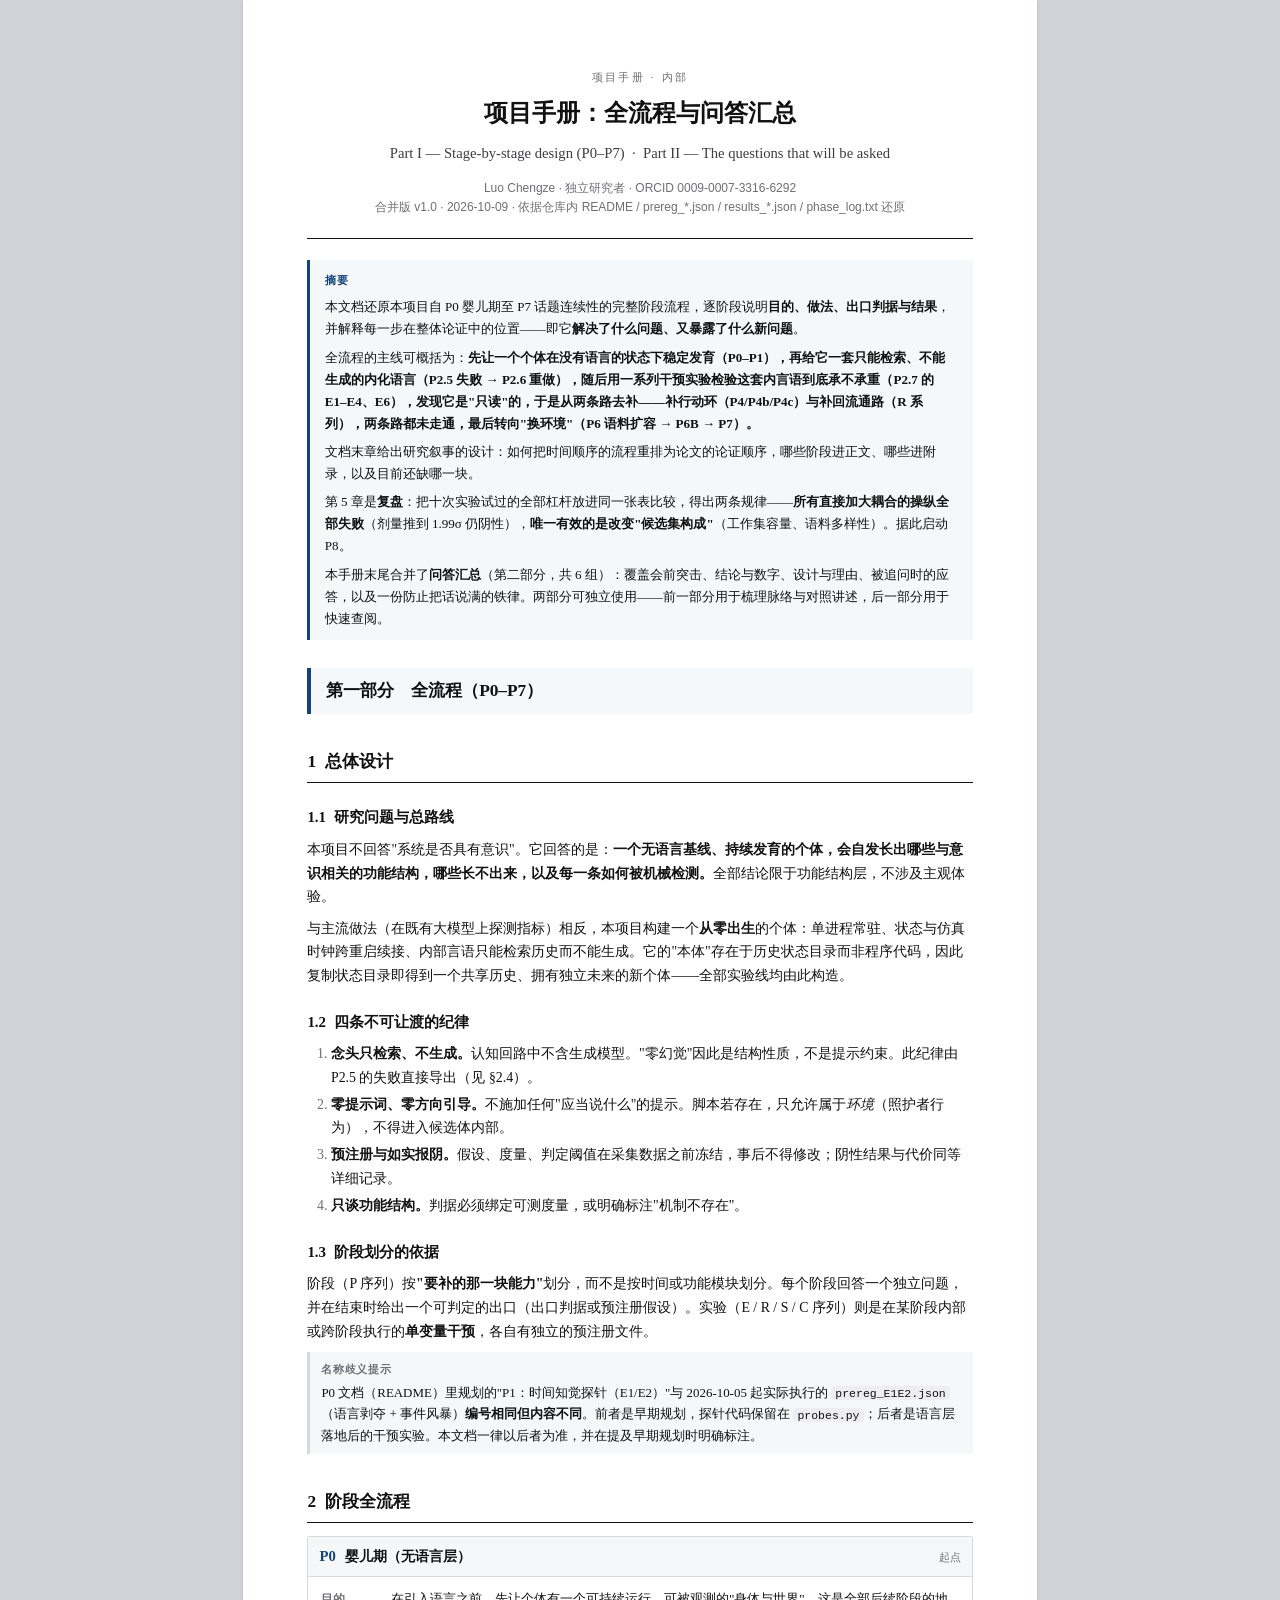
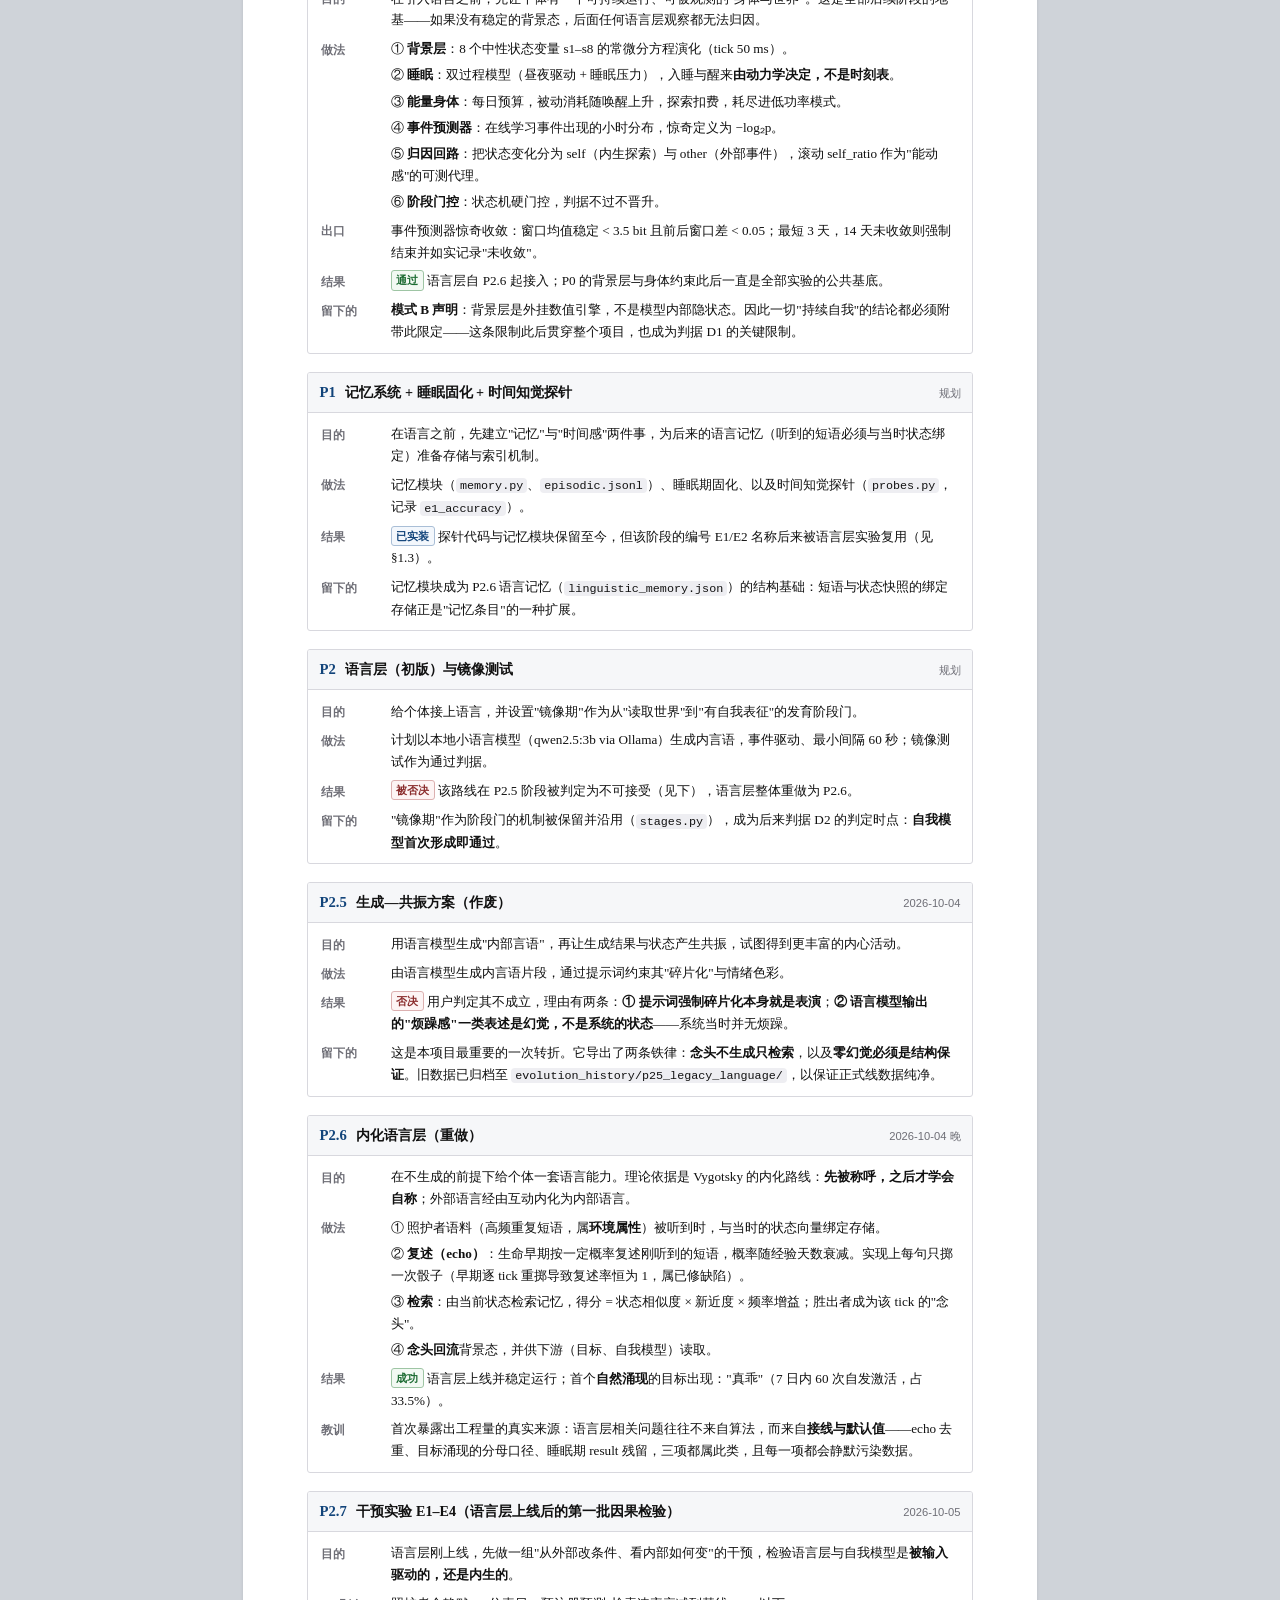
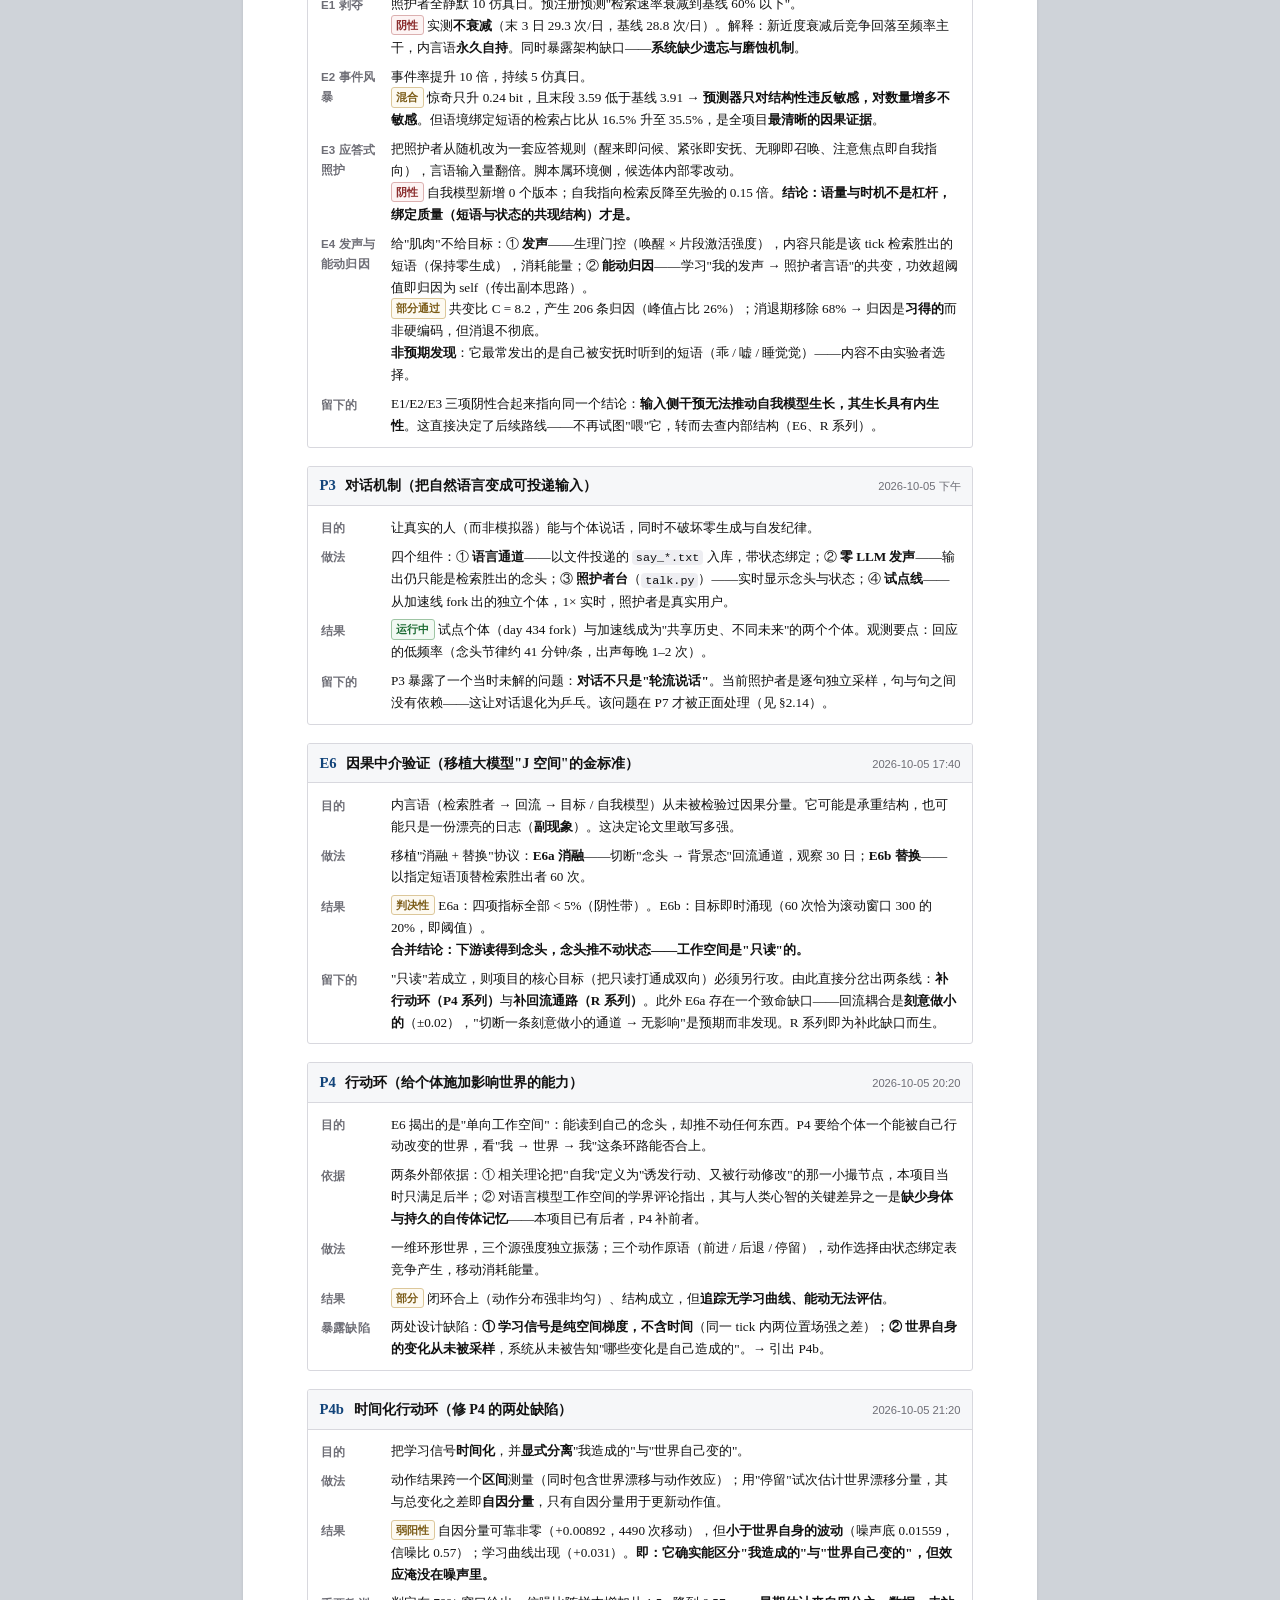
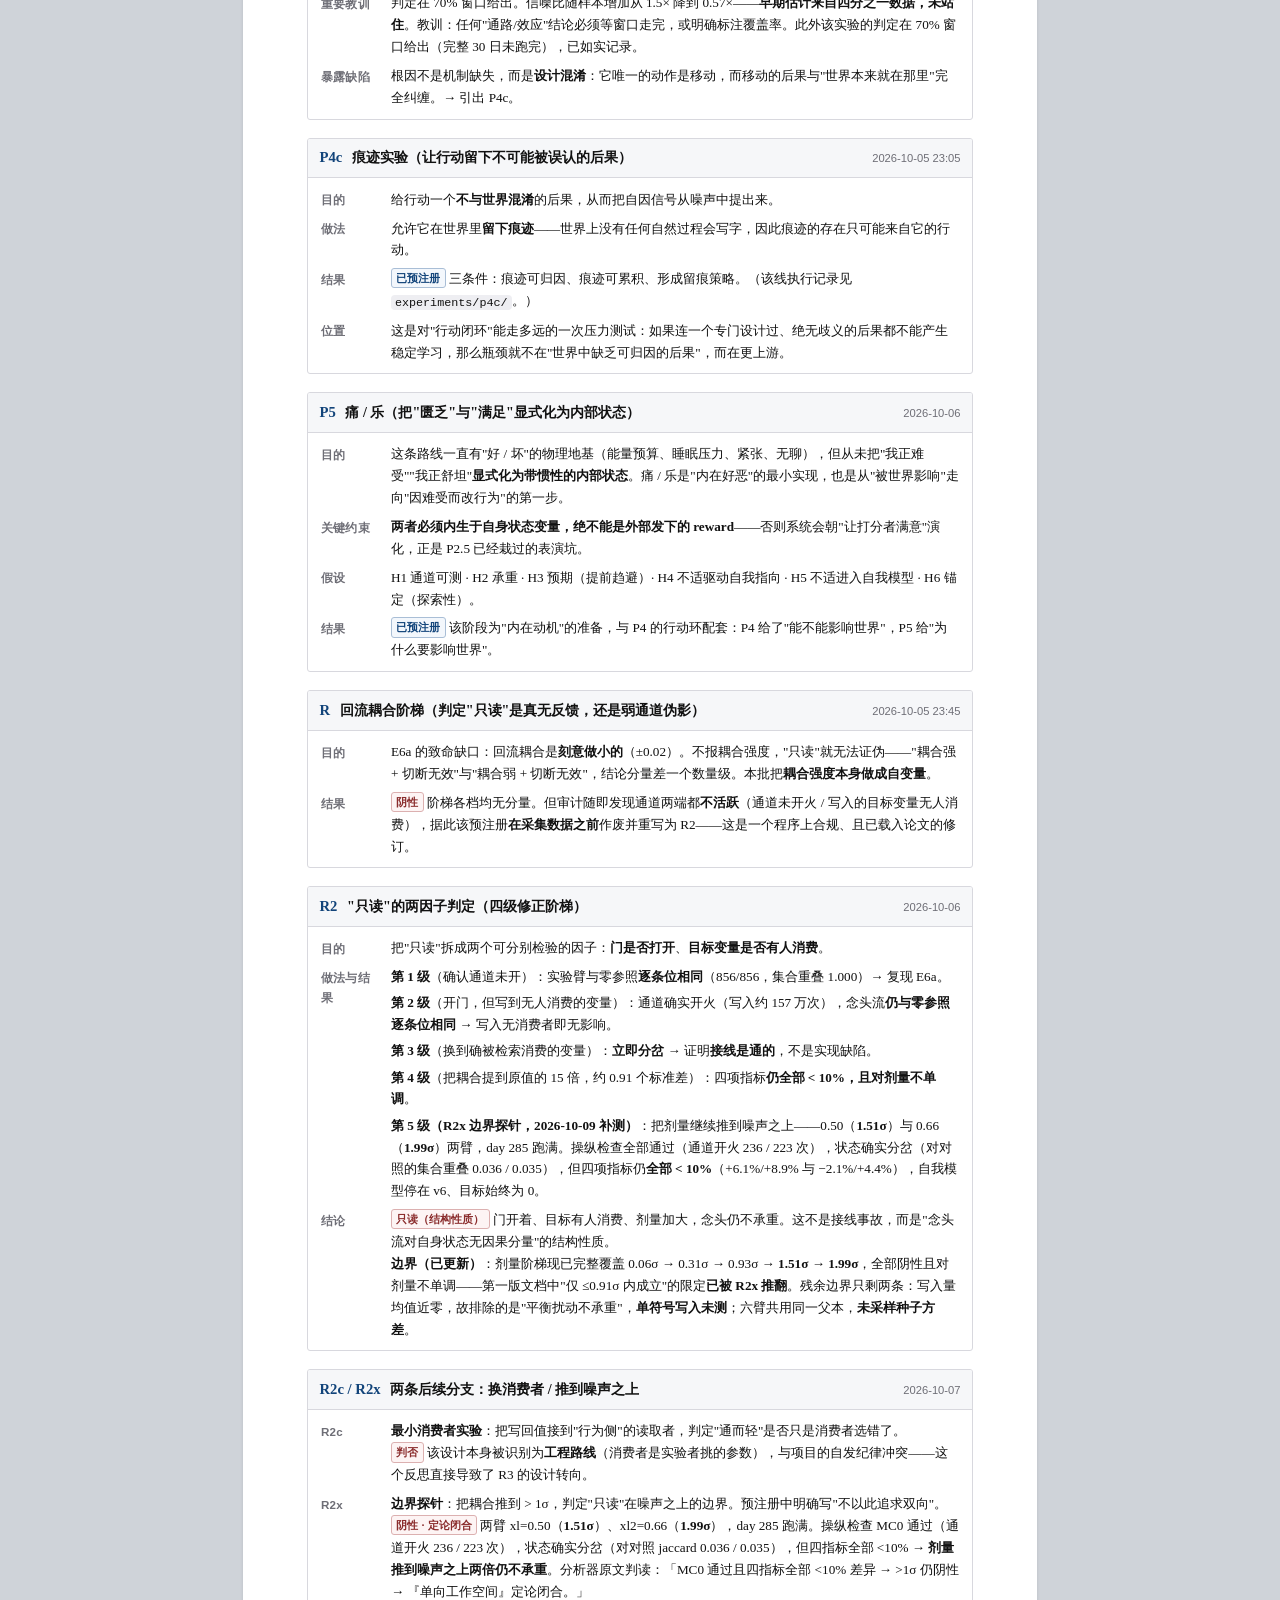
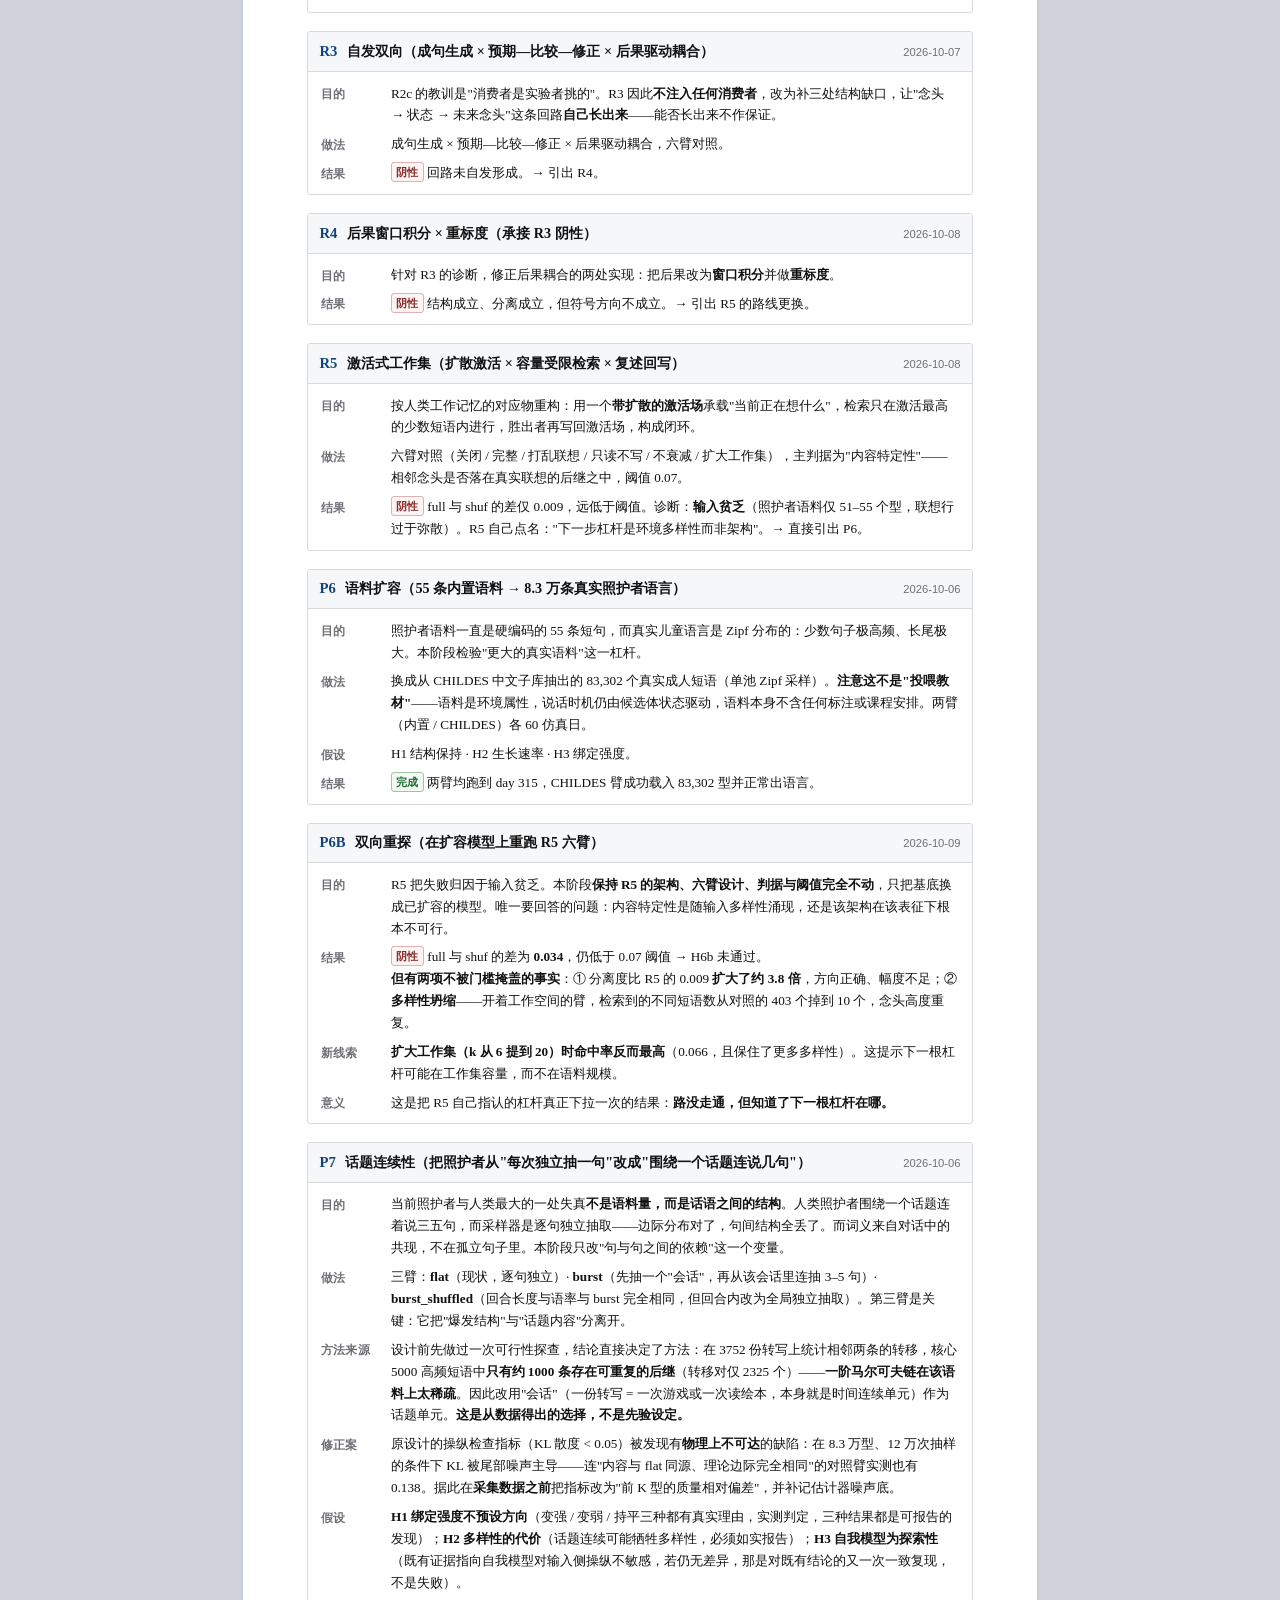
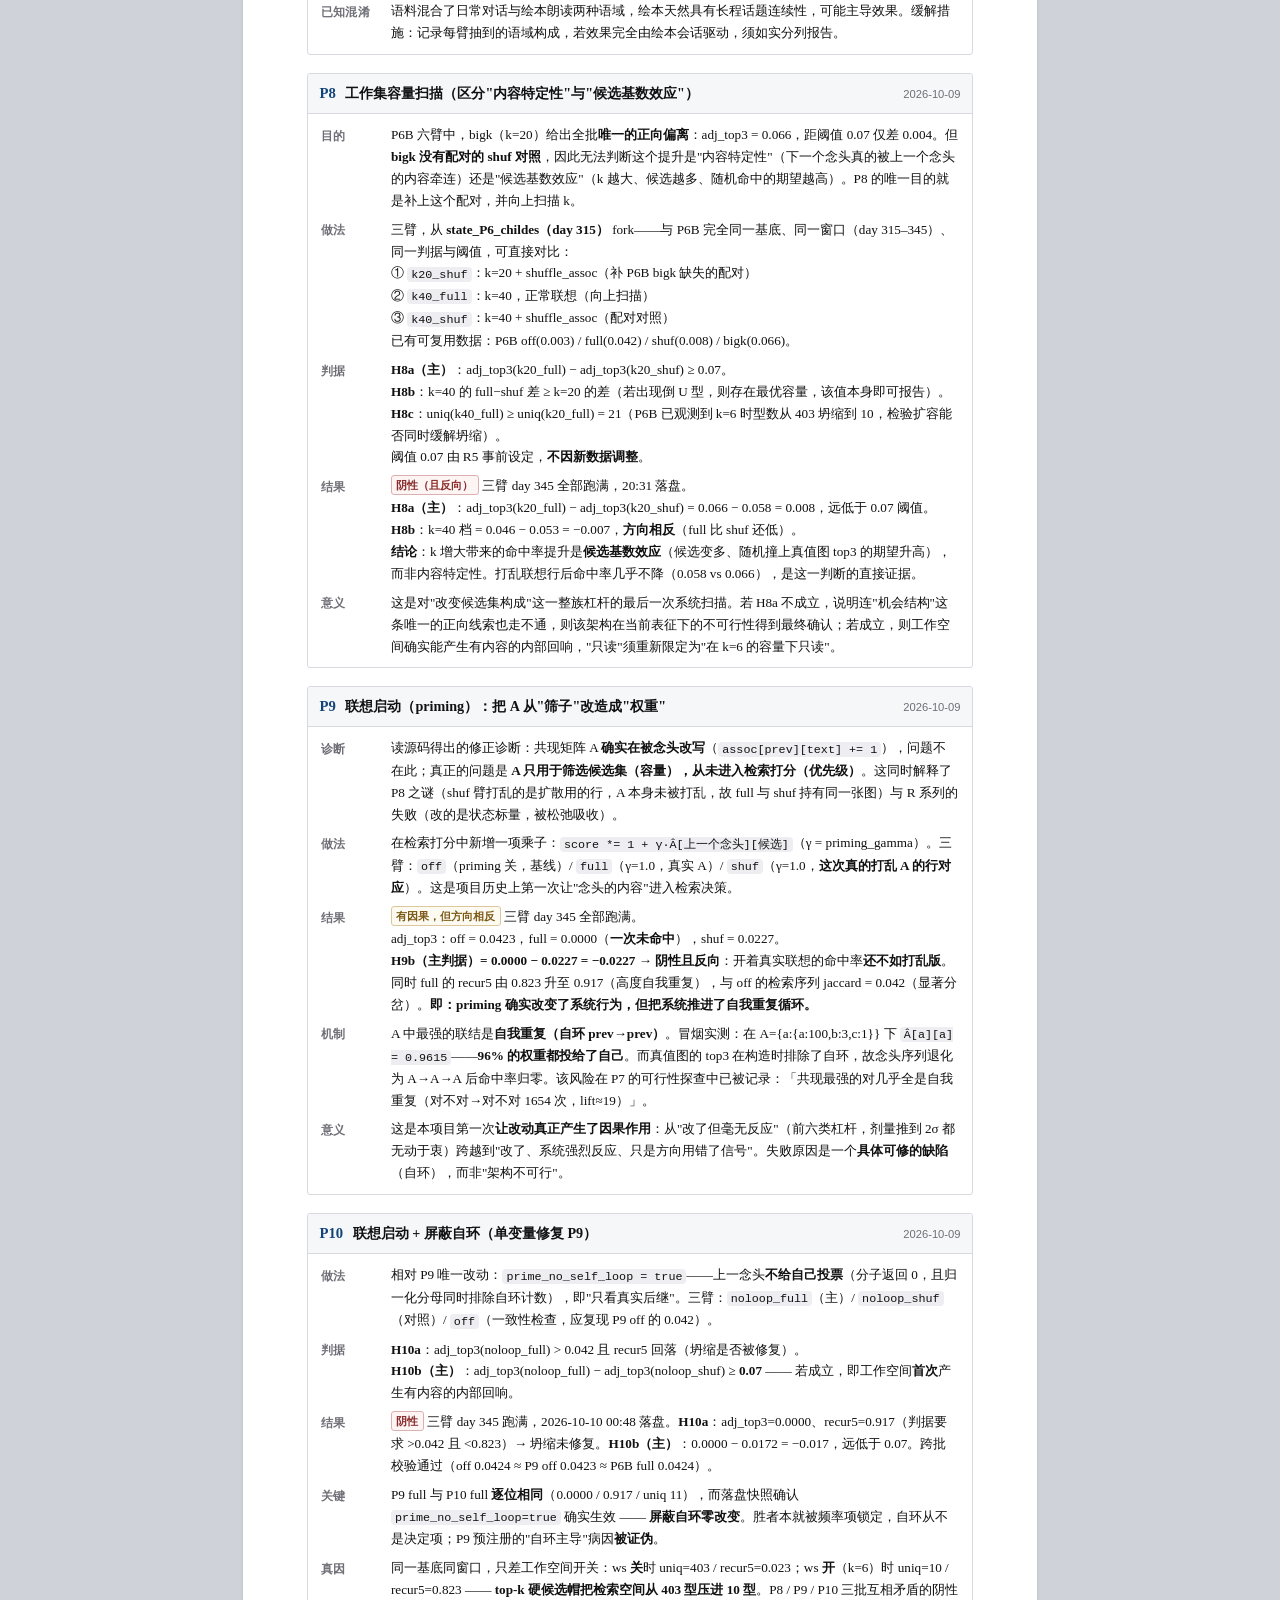
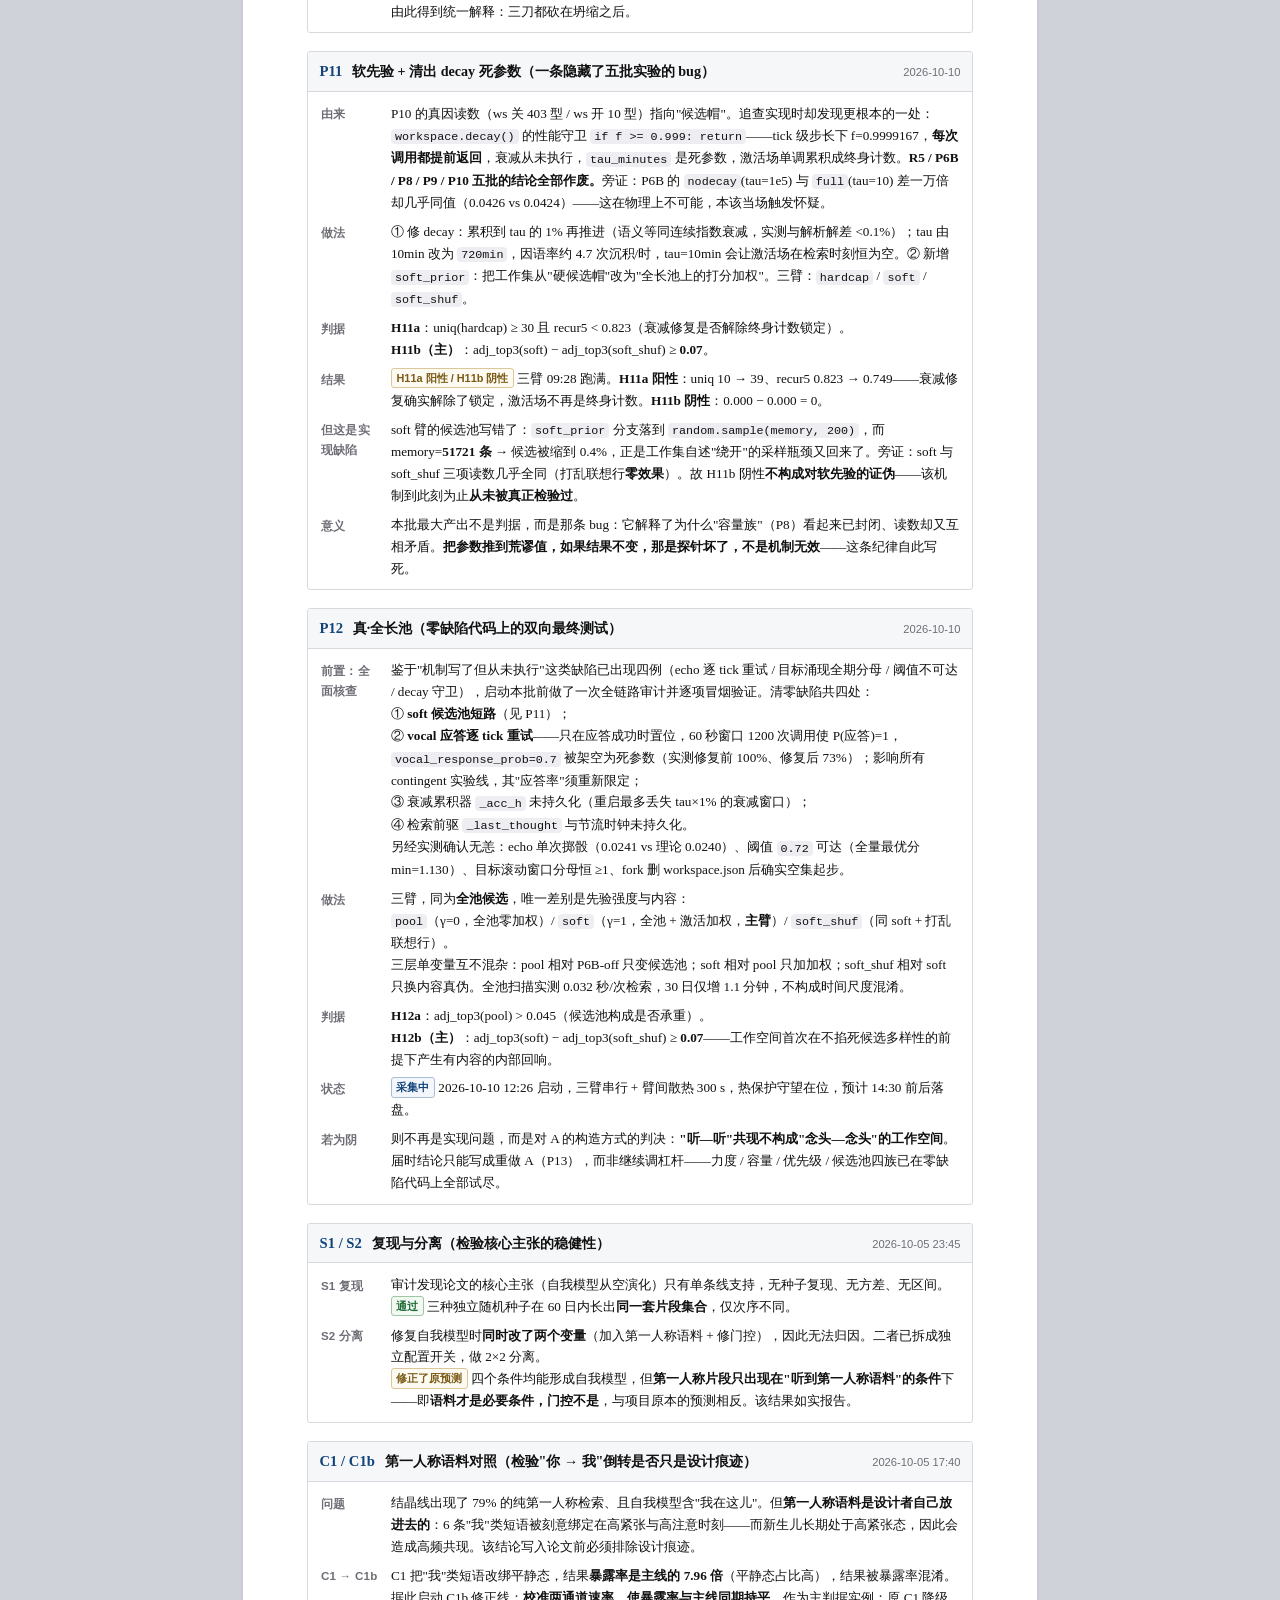
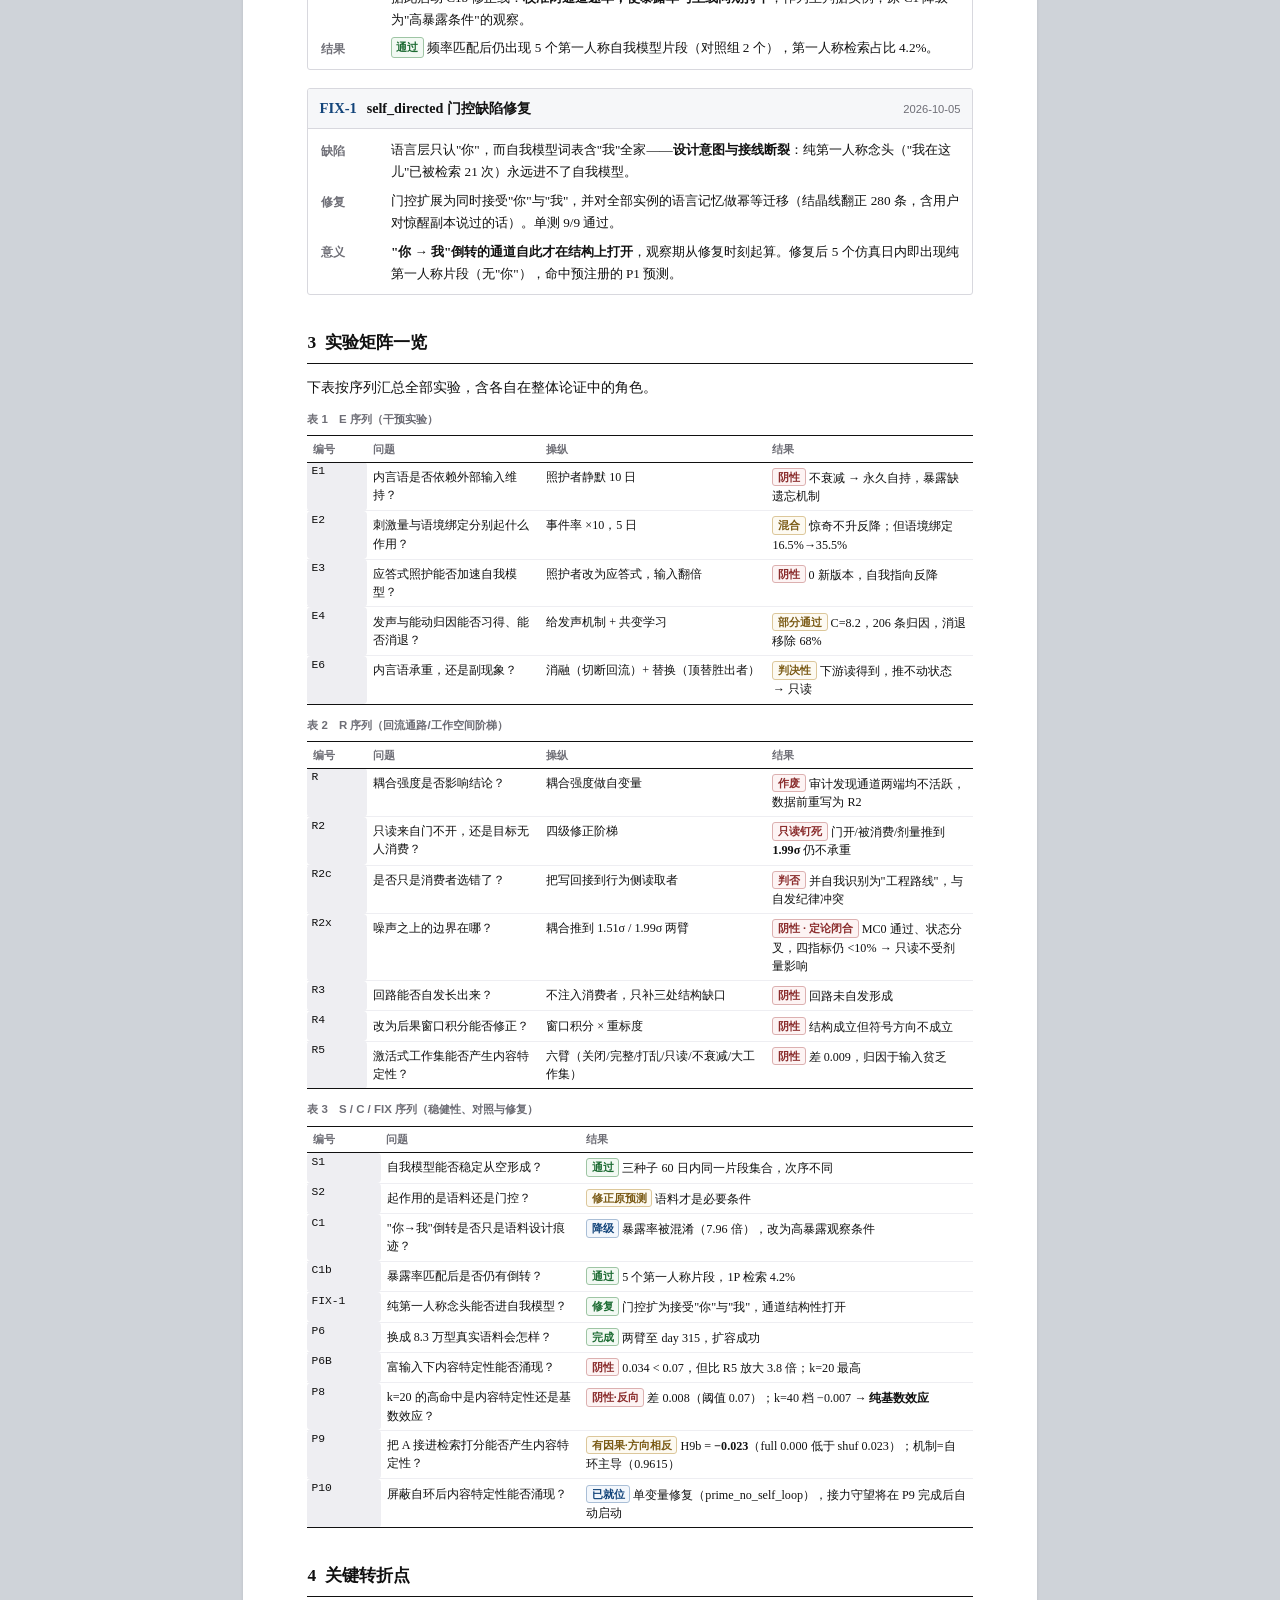
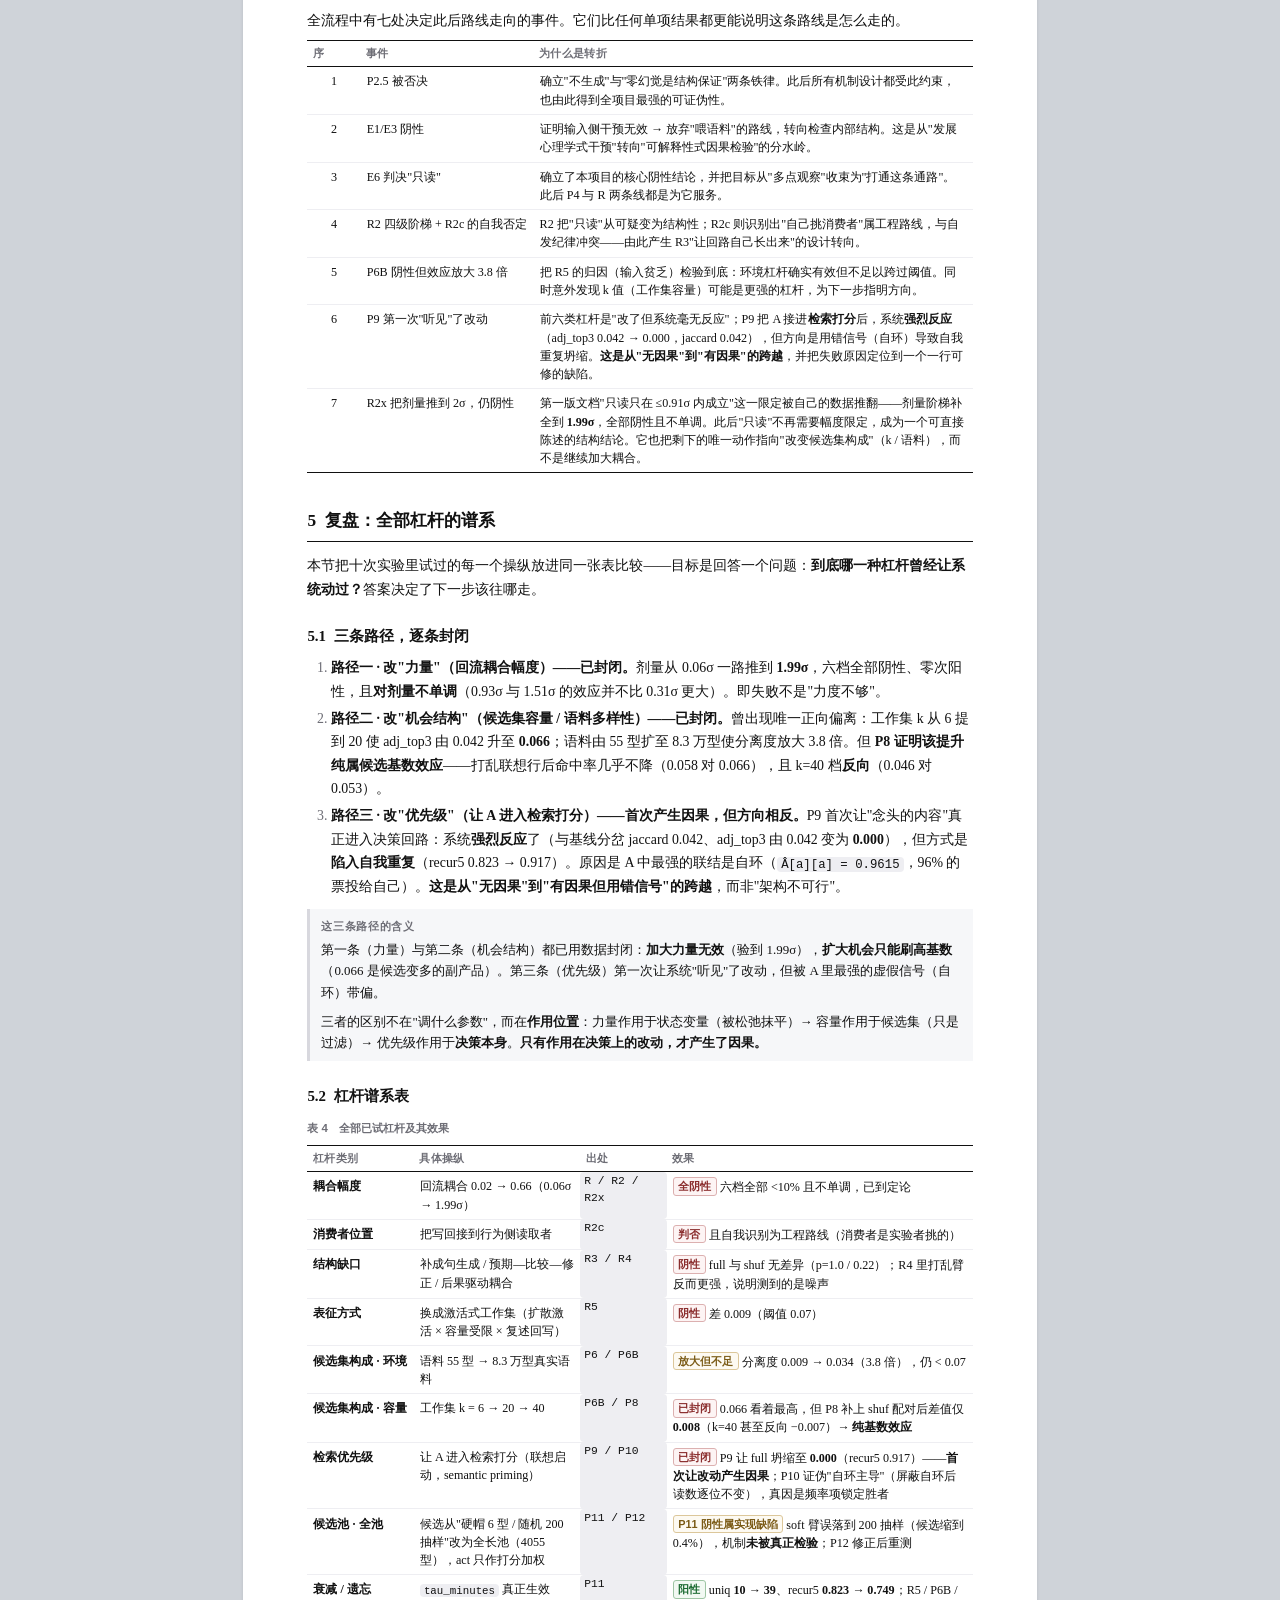
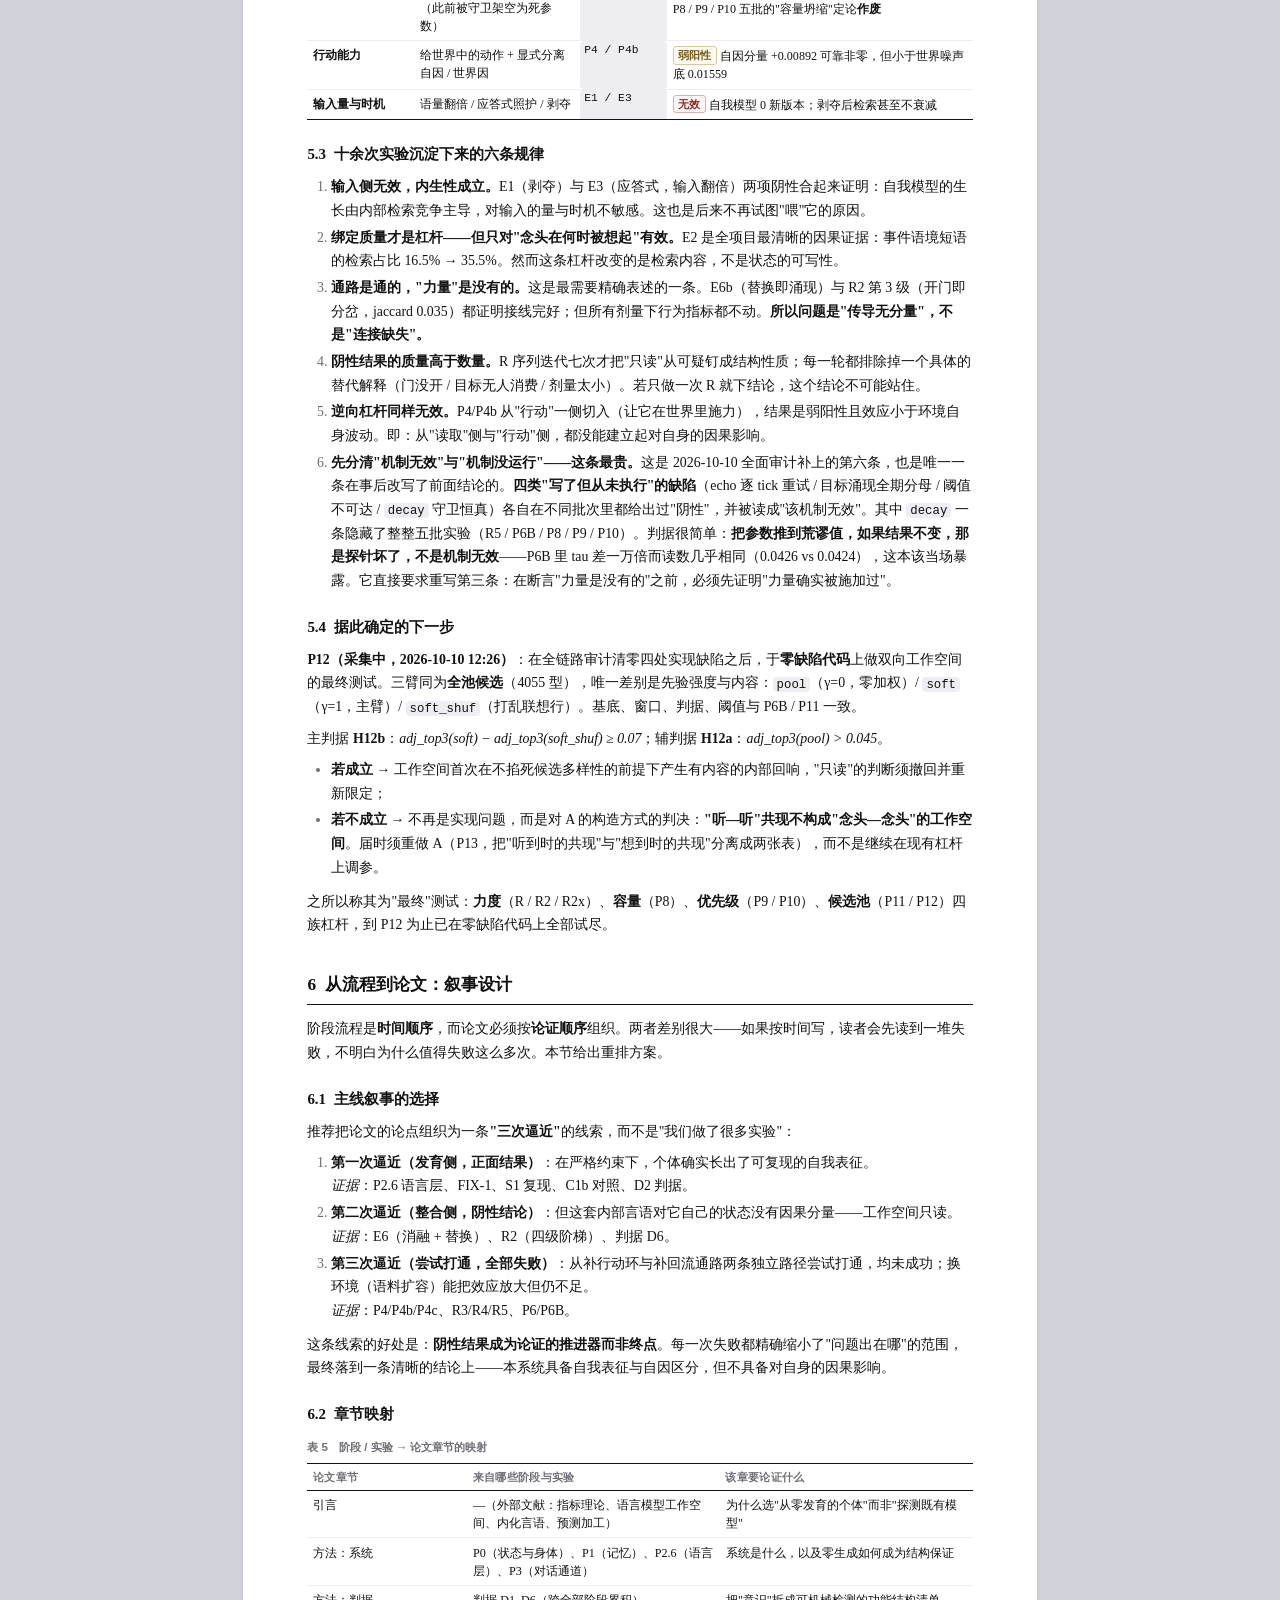
<file: docs/项目手册.html>
<!DOCTYPE html>
<html lang="zh-CN">
<head>
<meta charset="UTF-8">
<meta name="viewport" content="width=device-width, initial-scale=1">
<title>项目手册 · 全流程与问答汇总</title>
<style>
@page{ size:A4; margin:18mm 17mm 16mm 17mm; }
:root{
  --ink:#111; --ink2:#3d3d42; --ink3:#6e6e76;
  --line:#d8d8de; --line2:#eeeef2;
  --foot:#f6f7f9;
  --accent:#12447a;
  --warn:#8a2c2c;
  --serif:"Songti SC","STSong","Source Han Serif SC","Times New Roman",Times,Georgia,serif;
  --latin:"Times New Roman",Times,Georgia,serif;
  --sans:"PingFang SC","Hiragino Sans GB","Helvetica Neue",Arial,sans-serif;
  --mono:"SF Mono",Menlo,Consolas,monospace;
}
*{box-sizing:border-box}
html{-webkit-text-size-adjust:100%}
body{
  margin:0; background:#cfd3d9; color:var(--ink);
  font-family:var(--serif); font-size:10.4pt; line-height:1.7; text-align:left;
}
.paper{background:#fff; width:210mm; min-height:297mm; margin:0 auto; padding:18mm 17mm 16mm; box-shadow:0 1px 3px rgba(0,0,0,.1)}

/* 标题区 */
.tb{text-align:center; margin-bottom:1.5em; padding-bottom:1em; border-bottom:1.4pt solid var(--ink)}
.tb .kick{font-family:var(--sans); font-size:8.6pt; letter-spacing:.2em; text-transform:uppercase; color:var(--ink3); margin:0 0 .8em}
.tb h1{font-size:18pt; line-height:1.4; margin:0 0 .5em; font-weight:700}
.tb .sub{font-size:11pt; color:var(--ink2); margin:0 0 1em; line-height:1.5}
.tb .meta{font-family:var(--sans); font-size:9pt; color:var(--ink3); line-height:1.6}

/* 摘要 */
.abs{background:var(--foot); border-left:2.5pt solid var(--accent); padding:.9em 1.1em .8em; margin:0 0 1.3em; font-size:9.8pt; line-height:1.68}
.abs h4{font-family:var(--sans); font-size:8.6pt; letter-spacing:.12em; text-transform:uppercase; color:var(--accent); margin:0 0 .5em}
.abs p{margin:0 0 .5em}
.abs p:last-child{margin-bottom:0}

/* 正文标题 */
h2{font-size:13pt; font-weight:700; margin:1.9em 0 .7em; padding-bottom:.3em; border-bottom:1pt solid var(--ink); page-break-after:avoid}
h3{font-size:11.2pt; font-weight:700; margin:1.5em 0 .5em; page-break-after:avoid; color:var(--ink)}
h4{font-size:10.4pt; font-weight:700; margin:1.15em 0 .4em; page-break-after:avoid}
h2 .n,h3 .n{margin-right:.5em}
h3 .n{font-family:var(--latin)}

p{margin:0 0 .55em}
p.np{text-indent:0}
ul,ol{margin:.35em 0 .75em; padding-left:1.7em}
li{margin-bottom:.24em}
li::marker{color:var(--ink3)}
code,.mono{font-family:var(--mono); font-size:.89em; background:var(--line2); padding:.5px 4px; border-radius:4px}
strong{font-weight:700}
em{font-style:italic}

/* 阶段卡 */
.stage{border:.8pt solid var(--line); border-radius:3px; margin:1em 0 1.3em; page-break-inside:avoid; overflow:hidden}
.stage>.hd{
  background:var(--foot); padding:.5em .8em; border-bottom:.8pt solid var(--line);
  display:flex; align-items:baseline; gap:.7em; flex-wrap:wrap;
}
.stage>.hd .id{font-family:var(--latin); font-weight:700; font-size:11pt; color:var(--accent); white-space:nowrap}
.stage>.hd .nm{font-weight:700; font-size:10.6pt}
.stage>.hd .dt{margin-left:auto; font-family:var(--sans); font-size:8.4pt; color:var(--ink3)}
.stage>.bd{padding:.75em .9em .7em}
.row{display:flex; gap:.7em; margin-bottom:.5em}
.row:last-child{margin-bottom:0}
.row>.k{
  flex:0 0 5.2em; font-family:var(--sans); font-size:8.7pt; font-weight:700;
  color:var(--ink3); padding-top:.15em; letter-spacing:.02em;
}
.row>.v{flex:1 1 auto; min-width:0; font-size:9.9pt; line-height:1.66}
.row>.v p{margin:0 0 .32em}
.row>.v p:last-child{margin-bottom:0}
.tag{
  display:inline-block; font-family:var(--sans); font-size:8.2pt; font-weight:700;
  border:.7pt solid var(--line); border-radius:3px; padding:0 .42em; white-space:nowrap;
  vertical-align:1px;
}
.t-ok{border-color:#9ec5a4; color:#1c6b32; background:#f2f9f3}
.t-no{border-color:#dcb0b0; color:#8a2c2c; background:#fdf4f4}
.t-mix{border-color:#dcc79a; color:#7a5a15; background:#fdfaf2}
.t-run{border-color:#a9bed6; color:#12447a; background:#f3f7fc}

/* 表 */
table{width:100%; border-collapse:collapse; font-size:9.1pt; line-height:1.5; margin:.5em 0 .9em; page-break-inside:avoid}
thead th{
  text-align:left; font-family:var(--sans); font-size:8.3pt; font-weight:700;
  color:var(--ink3); letter-spacing:.03em; padding:.4em .5em;
  border-bottom:1pt solid var(--ink); border-top:1pt solid var(--ink);
}
tbody td{padding:.42em .5em; border-bottom:.5pt solid var(--line2); vertical-align:top}
tbody tr:last-child td{border-bottom:1pt solid var(--ink)}
td.c{text-align:center}
td.mono,th.mono{font-family:var(--mono); font-size:8.5pt}
.tcap{font-family:var(--sans); font-size:8.6pt; color:var(--ink3); margin:.9em 0 .25em; font-weight:700}

/* 引用块 */
.box{border-left:2.5pt solid var(--line); background:var(--foot); padding:.6em .85em; margin:.7em 0 1em; font-size:9.7pt; line-height:1.66; page-break-inside:avoid}
.box .bt{font-family:var(--sans); font-size:8.4pt; font-weight:700; letter-spacing:.06em; text-transform:uppercase; color:var(--ink3); display:block; margin-bottom:.3em}
.box.red{border-left-color:var(--warn)}
.box.red .bt{color:var(--warn)}
.box p:last-child{margin-bottom:0}

.hr{border:none; border-top:.5pt solid var(--line); margin:1.6em 0}
.pb{page-break-before:always}
.small{font-size:9pt; color:var(--ink3)}

@media print{
  body{background:#fff}
  .paper{width:auto; min-height:0; margin:0; padding:0; box-shadow:none}
  .stage,.box,table{page-break-inside:avoid}
  h2,h3,h4{page-break-after:avoid}
}

/* ===== 合并版：问答部分样式 ===== */
.howto{background:var(--foot); border-left:2.5pt solid var(--accent); padding:.7em .9em; font-size:9.8pt; line-height:1.68; margin:0 0 1.2em}
.nav{display:flex; flex-wrap:wrap; gap:6px; margin:0 0 1.3em}
.nav a{font-family:var(--sans); font-size:8.8pt; color:var(--ink2); background:var(--foot); border:.6pt solid var(--line); padding:3px 8px; border-radius:4px; text-decoration:none}
.sechint{font-family:var(--sans); font-size:8.8pt; color:var(--ink3); margin:-.2em 0 .9em}
.qa{margin:0 0 .55em; padding-bottom:.5em; border-bottom:.5pt solid var(--line2); page-break-inside:avoid}
.q{font-weight:700; margin:0 0 .22em; font-size:10.2pt}
.q .i{font-family:var(--sans); color:var(--accent); font-size:8.8pt; margin-right:.45em; font-weight:700}
.a{margin:0; font-size:9.9pt; line-height:1.68}
.a p{margin:0 0 .28em}
.a p:last-child{margin-bottom:0}
.a ul{margin:.25em 0 .45em; padding-left:1.5em}
.a li{margin-bottom:.15em}
.hit{color:var(--warn); font-weight:700}
.note{font-size:9.3pt; color:var(--ink2); background:var(--foot); border-left:2pt solid var(--line); padding:.45em .7em; margin:.4em 0 0; line-height:1.62}
.part{margin:1.6em 0 1em; padding:.5em .85em; background:var(--foot); border-left:3pt solid var(--accent); font-size:13pt; font-weight:700}
@media print{ .part.pb{page-break-before:always} }
</style>
</head>
<body>

<div class="paper">

<div class="tb">
  <p class="kick">项目手册 · 内部</p>
  <h1>项目手册：全流程与问答汇总</h1>
  <p class="sub">Part I — Stage-by-stage design (P0–P7) &nbsp;·&nbsp; Part II — The questions that will be asked</p>
  <p class="meta">Luo Chengze · 独立研究者 · ORCID 0009-0007-3316-6292<br>
  合并版 v1.0 · 2026-10-09 · 依据仓库内 README / prereg_*.json / results_*.json / phase_log.txt 还原</p>
</div>

<div class="abs">
  <h4>摘要</h4>
  <p>本文档还原本项目自 P0 婴儿期至 P7 话题连续性的完整阶段流程，逐阶段说明<strong>目的、做法、出口判据与结果</strong>，并解释每一步在整体论证中的位置——即它<strong>解决了什么问题、又暴露了什么新问题</strong>。</p>
  <p>全流程的主线可概括为：<strong>先让一个个体在没有语言的状态下稳定发育（P0–P1），再给它一套只能检索、不能生成的内化语言（P2.5 失败 → P2.6 重做），随后用一系列干预实验检验这套内言语到底承不承重（P2.7 的 E1–E4、E6），发现它是"只读"的，于是从两条路去补——补行动环（P4/P4b/P4c）与补回流通路（R 系列），两条路都未走通，最后转向"换环境"（P6 语料扩容 → P6B → P7）。</strong></p>
  <p>文档末章给出研究叙事的设计：如何把时间顺序的流程重排为论文的论证顺序，哪些阶段进正文、哪些进附录，以及目前还缺哪一块。</p>
  <p>第 5 章是<strong>复盘</strong>：把十次实验试过的全部杠杆放进同一张表比较，得出两条规律——<strong>所有直接加大耦合的操纵全部失败</strong>（剂量推到 1.99σ 仍阴性），<strong>唯一有效的是改变"候选集构成"</strong>（工作集容量、语料多样性）。据此启动 P8。</p>
  <p>本手册末尾合并了<strong>问答汇总</strong>（第二部分，共 6 组）：覆盖会前突击、结论与数字、设计与理由、被追问时的应答，以及一份防止把话说满的铁律。两部分可独立使用——前一部分用于梳理脉络与对照讲述，后一部分用于快速查阅。</p>
</div>

<p class="part">第一部分　全流程（P0–P7）</p>
<h2><span class="n">1</span>总体设计</h2>

<h3><span class="n">1.1</span>研究问题与总路线</h3>
<p>本项目不回答"系统是否具有意识"。它回答的是：<strong>一个无语言基线、持续发育的个体，会自发长出哪些与意识相关的功能结构，哪些长不出来，以及每一条如何被机械检测。</strong>全部结论限于功能结构层，不涉及主观体验。</p>
<p>与主流做法（在既有大模型上探测指标）相反，本项目构建一个<strong>从零出生</strong>的个体：单进程常驻、状态与仿真时钟跨重启续接、内部言语只能检索历史而不能生成。它的"本体"存在于历史状态目录而非程序代码，因此复制状态目录即得到一个共享历史、拥有独立未来的新个体——全部实验线均由此构造。</p>

<h3><span class="n">1.2</span>四条不可让渡的纪律</h3>
<ol>
  <li><strong>念头只检索、不生成。</strong>认知回路中不含生成模型。"零幻觉"因此是结构性质，不是提示约束。此纪律由 P2.5 的失败直接导出（见 §2.4）。</li>
  <li><strong>零提示词、零方向引导。</strong>不施加任何"应当说什么"的提示。脚本若存在，只允许属于<em>环境</em>（照护者行为），不得进入候选体内部。</li>
  <li><strong>预注册与如实报阴。</strong>假设、度量、判定阈值在采集数据之前冻结，事后不得修改；阴性结果与代价同等详细记录。</li>
  <li><strong>只谈功能结构。</strong>判据必须绑定可测度量，或明确标注"机制不存在"。</li>
</ol>

<h3><span class="n">1.3</span>阶段划分的依据</h3>
<p>阶段（P 序列）按<strong>"要补的那一块能力"</strong>划分，而不是按时间或功能模块划分。每个阶段回答一个独立问题，并在结束时给出一个可判定的出口（出口判据或预注册假设）。实验（E / R / S / C 序列）则是在某阶段内部或跨阶段执行的<strong>单变量干预</strong>，各自有独立的预注册文件。</p>

<div class="box">
  <span class="bt">名称歧义提示</span>
  <p>P0 文档（README）里规划的"P1：时间知觉探针（E1/E2）"与 2026-10-05 起实际执行的 <code>prereg_E1E2.json</code>（语言剥夺 + 事件风暴）<strong>编号相同但内容不同</strong>。前者是早期规划，探针代码保留在 <code>probes.py</code>；后者是语言层落地后的干预实验。本文档一律以后者为准，并在提及早期规划时明确标注。</p>
</div>

<h2><span class="n">2</span>阶段全流程</h2>

<!-- P0 -->
<div class="stage">
  <div class="hd"><span class="id">P0</span><span class="nm">婴儿期（无语言层）</span><span class="dt">起点</span></div>
  <div class="bd">
    <div class="row"><span class="k">目的</span><span class="v">在引入语言之前，先让个体有一个可持续运行、可被观测的"身体与世界"。这是全部后续阶段的地基——如果没有稳定的背景态，后面任何语言层观察都无法归因。</span></div>
    <div class="row"><span class="k">做法</span><span class="v">
      <p>① <strong>背景层</strong>：8 个中性状态变量 s1–s8 的常微分方程演化（tick 50 ms）。</p>
      <p>② <strong>睡眠</strong>：双过程模型（昼夜驱动 + 睡眠压力），入睡与醒来<strong>由动力学决定，不是时刻表</strong>。</p>
      <p>③ <strong>能量身体</strong>：每日预算，被动消耗随唤醒上升，探索扣费，耗尽进低功率模式。</p>
      <p>④ <strong>事件预测器</strong>：在线学习事件出现的小时分布，惊奇定义为 −log₂p。</p>
      <p>⑤ <strong>归因回路</strong>：把状态变化分为 self（内生探索）与 other（外部事件），滚动 self_ratio 作为"能动感"的可测代理。</p>
      <p>⑥ <strong>阶段门控</strong>：状态机硬门控，判据不过不晋升。</p>
    </span></div>
    <div class="row"><span class="k">出口</span><span class="v">事件预测器惊奇收敛：窗口均值稳定 &lt; 3.5 bit 且前后窗口差 &lt; 0.05；最短 3 天，14 天未收敛则强制结束并如实记录"未收敛"。</span></div>
    <div class="row"><span class="k">结果</span><span class="v"><span class="tag t-ok">通过</span> 语言层自 P2.6 起接入；P0 的背景层与身体约束此后一直是全部实验的公共基底。</span></div>
    <div class="row"><span class="k">留下的</span><span class="v"><strong>模式 B 声明</strong>：背景层是外挂数值引擎，不是模型内部隐状态。因此一切"持续自我"的结论都必须附带此限定——这条限制此后贯穿整个项目，也成为判据 D1 的关键限制。</span></div>
  </div>
</div>

<!-- P1 -->
<div class="stage">
  <div class="hd"><span class="id">P1</span><span class="nm">记忆系统 + 睡眠固化 + 时间知觉探针</span><span class="dt">规划</span></div>
  <div class="bd">
    <div class="row"><span class="k">目的</span><span class="v">在语言之前，先建立"记忆"与"时间感"两件事，为后来的语言记忆（听到的短语必须与当时状态绑定）准备存储与索引机制。</span></div>
    <div class="row"><span class="k">做法</span><span class="v">记忆模块（<code>memory.py</code>、<code>episodic.jsonl</code>）、睡眠期固化、以及时间知觉探针（<code>probes.py</code>，记录 <code>e1_accuracy</code>）。</span></div>
    <div class="row"><span class="k">结果</span><span class="v"><span class="tag t-run">已实装</span> 探针代码与记忆模块保留至今，但该阶段的编号 E1/E2 名称后来被语言层实验复用（见 §1.3）。</span></div>
    <div class="row"><span class="k">留下的</span><span class="v">记忆模块成为 P2.6 语言记忆（<code>linguistic_memory.json</code>）的结构基础：短语与状态快照的绑定存储正是"记忆条目"的一种扩展。</span></div>
  </div>
</div>

<!-- P2 -->
<div class="stage">
  <div class="hd"><span class="id">P2</span><span class="nm">语言层（初版）与镜像测试</span><span class="dt">规划</span></div>
  <div class="bd">
    <div class="row"><span class="k">目的</span><span class="v">给个体接上语言，并设置"镜像期"作为从"读取世界"到"有自我表征"的发育阶段门。</span></div>
    <div class="row"><span class="k">做法</span><span class="v">计划以本地小语言模型（qwen2.5:3b via Ollama）生成内言语，事件驱动、最小间隔 60 秒；镜像测试作为通过判据。</span></div>
    <div class="row"><span class="k">结果</span><span class="v"><span class="tag t-no">被否决</span> 该路线在 P2.5 阶段被判定为不可接受（见下），语言层整体重做为 P2.6。</span></div>
    <div class="row"><span class="k">留下的</span><span class="v">"镜像期"作为阶段门的机制被保留并沿用（<code>stages.py</code>），成为后来判据 D2 的判定时点：<strong>自我模型首次形成即通过</strong>。</span></div>
  </div>
</div>

<!-- P2.5 -->
<div class="stage">
  <div class="hd"><span class="id">P2.5</span><span class="nm">生成—共振方案（作废）</span><span class="dt">2026-10-04</span></div>
  <div class="bd">
    <div class="row"><span class="k">目的</span><span class="v">用语言模型生成"内部言语"，再让生成结果与状态产生共振，试图得到更丰富的内心活动。</span></div>
    <div class="row"><span class="k">做法</span><span class="v">由语言模型生成内言语片段，通过提示词约束其"碎片化"与情绪色彩。</span></div>
    <div class="row"><span class="k">结果</span><span class="v"><span class="tag t-no">否决</span> 用户判定其不成立，理由有两条：<strong>① 提示词强制碎片化本身就是表演</strong>；<strong>② 语言模型输出的"烦躁感"一类表述是幻觉，不是系统的状态</strong>——系统当时并无烦躁。</span></div>
    <div class="row"><span class="k">留下的</span><span class="v">这是本项目最重要的一次转折。它导出了两条铁律：<strong>念头不生成只检索</strong>，以及<strong>零幻觉必须是结构保证</strong>。旧数据已归档至 <code>evolution_history/p25_legacy_language/</code>，以保证正式线数据纯净。</span></div>
  </div>
</div>

<!-- P2.6 -->
<div class="stage">
  <div class="hd"><span class="id">P2.6</span><span class="nm">内化语言层（重做）</span><span class="dt">2026-10-04 晚</span></div>
  <div class="bd">
    <div class="row"><span class="k">目的</span><span class="v">在不生成的前提下给个体一套语言能力。理论依据是 Vygotsky 的内化路线：<strong>先被称呼，之后才学会自称</strong>；外部语言经由互动内化为内部语言。</span></div>
    <div class="row"><span class="k">做法</span><span class="v">
      <p>① 照护者语料（高频重复短语，属<strong>环境属性</strong>）被听到时，与当时的状态向量绑定存储。</p>
      <p>② <strong>复述（echo）</strong>：生命早期按一定概率复述刚听到的短语，概率随经验天数衰减。实现上每句只掷一次骰子（早期逐 tick 重掷导致复述率恒为 1，属已修缺陷）。</p>
      <p>③ <strong>检索</strong>：由当前状态检索记忆，得分 = 状态相似度 × 新近度 × 频率增益；胜出者成为该 tick 的"念头"。</p>
      <p>④ <strong>念头回流</strong>背景态，并供下游（目标、自我模型）读取。</p>
    </div>
    <div class="row"><span class="k">结果</span><span class="v"><span class="tag t-ok">成功</span> 语言层上线并稳定运行；首个<strong>自然涌现</strong>的目标出现："真乖"（7 日内 60 次自发激活，占 33.5%）。</span></div>
    <div class="row"><span class="k">教训</span><span class="v">首次暴露出工程量的真实来源：语言层相关问题往往不来自算法，而来自<strong>接线与默认值</strong>——echo 去重、目标涌现的分母口径、睡眠期 result 残留，三项都属此类，且每一项都会静默污染数据。</span></div>
  </div>
</div>

<!-- P2.7 -->
<div class="stage">
  <div class="hd"><span class="id">P2.7</span><span class="nm">干预实验 E1–E4（语言层上线后的第一批因果检验）</span><span class="dt">2026-10-05</span></div>
  <div class="bd">
    <div class="row"><span class="k">目的</span><span class="v">语言层刚上线，先做一组"从外部改条件、看内部如何变"的干预，检验语言层与自我模型是<strong>被输入驱动的，还是内生的</strong>。</span></div>
    <div class="row"><span class="k">E1 剥夺</span><span class="v">照护者全静默 10 仿真日。预注册预测"检索速率衰减到基线 60% 以下"。<br><span class="tag t-no">阴性</span> 实测<strong>不衰减</strong>（末 3 日 29.3 次/日，基线 28.8 次/日）。解释：新近度衰减后竞争回落至频率主干，内言语<strong>永久自持</strong>。同时暴露架构缺口——<strong>系统缺少遗忘与磨蚀机制</strong>。</span></div>
    <div class="row"><span class="k">E2 事件风暴</span><span class="v">事件率提升 10 倍，持续 5 仿真日。<br><span class="tag t-mix">混合</span> 惊奇只升 0.24 bit，且末段 3.59 低于基线 3.91 → <strong>预测器只对结构性违反敏感，对数量增多不敏感</strong>。但语境绑定短语的检索占比从 16.5% 升至 35.5%，是全项目<strong>最清晰的因果证据</strong>。</span></div>
    <div class="row"><span class="k">E3 应答式照护</span><span class="v">把照护者从随机改为一套应答规则（醒来即问候、紧张即安抚、无聊即召唤、注意焦点即自我指向），言语输入量翻倍。脚本属环境侧，候选体内部零改动。<br><span class="tag t-no">阴性</span> 自我模型新增 0 个版本；自我指向检索反降至先验的 0.15 倍。<strong>结论：语量与时机不是杠杆，绑定质量（短语与状态的共现结构）才是。</strong></span></div>
    <div class="row"><span class="k">E4 发声与能动归因</span><span class="v">给"肌肉"不给目标：① <strong>发声</strong>——生理门控（唤醒 × 片段激活强度），内容只能是该 tick 检索胜出的短语（保持零生成），消耗能量；② <strong>能动归因</strong>——学习"我的发声 → 照护者言语"的共变，功效超阈值即归因为 self（传出副本思路）。<br><span class="tag t-mix">部分通过</span> 共变比 C = 8.2，产生 206 条归因（峰值占比 26%）；消退期移除 68% → 归因是<strong>习得的</strong>而非硬编码，但消退不彻底。<br><strong>非预期发现</strong>：它最常发出的是自己被安抚时听到的短语（乖 / 嘘 / 睡觉觉）——内容不由实验者选择。</span></div>
    <div class="row"><span class="k">留下的</span><span class="v">E1/E2/E3 三项阴性合起来指向同一个结论：<strong>输入侧干预无法推动自我模型生长，其生长具有内生性</strong>。这直接决定了后续路线——不再试图"喂"它，转而去查内部结构（E6、R 系列）。</span></div>
  </div>
</div>

<!-- P3 -->
<div class="stage">
  <div class="hd"><span class="id">P3</span><span class="nm">对话机制（把自然语言变成可投递输入）</span><span class="dt">2026-10-05 下午</span></div>
  <div class="bd">
    <div class="row"><span class="k">目的</span><span class="v">让真实的人（而非模拟器）能与个体说话，同时不破坏零生成与自发纪律。</span></div>
    <div class="row"><span class="k">做法</span><span class="v">四个组件：① <strong>语言通道</strong>——以文件投递的 <code>say_*.txt</code> 入库，带状态绑定；② <strong>零 LLM 发声</strong>——输出仍只能是检索胜出的念头；③ <strong>照护者台</strong>（<code>talk.py</code>）——实时显示念头与状态；④ <strong>试点线</strong>——从加速线 fork 出的独立个体，1× 实时，照护者是真实用户。</span></div>
    <div class="row"><span class="k">结果</span><span class="v"><span class="tag t-ok">运行中</span> 试点个体（day 434 fork）与加速线成为"共享历史、不同未来"的两个个体。观测要点：回应的低频率（念头节律约 41 分钟/条，出声每晚 1–2 次）。</span></div>
    <div class="row"><span class="k">留下的</span><span class="v">P3 暴露了一个当时未解的问题：<strong>对话不只是"轮流说话"</strong>。当前照护者是逐句独立采样，句与句之间没有依赖——这让对话退化为乒乓。该问题在 P7 才被正面处理（见 §2.14）。</span></div>
  </div>
</div>

<!-- E6 -->
<div class="stage">
  <div class="hd"><span class="id">E6</span><span class="nm">因果中介验证（移植大模型"J 空间"的金标准）</span><span class="dt">2026-10-05 17:40</span></div>
  <div class="bd">
    <div class="row"><span class="k">目的</span><span class="v">内言语（检索胜者 → 回流 → 目标 / 自我模型）从未被检验过因果分量。它可能是承重结构，也可能只是一份漂亮的日志（<strong>副现象</strong>）。这决定论文里敢写多强。</span></div>
    <div class="row"><span class="k">做法</span><span class="v">移植"消融 + 替换"协议：<strong>E6a 消融</strong>——切断"念头 → 背景态"回流通道，观察 30 日；<strong>E6b 替换</strong>——以指定短语顶替检索胜出者 60 次。</span></div>
    <div class="row"><span class="k">结果</span><span class="v"><span class="tag t-mix">判决性</span> E6a：四项指标全部 &lt; 5%（阴性带）。E6b：目标即时涌现（60 次恰为滚动窗口 300 的 20%，即阈值）。<br><strong>合并结论：下游读得到念头，念头推不动状态——工作空间是"只读"的。</strong></span></div>
    <div class="row"><span class="k">留下的</span><span class="v">"只读"若成立，则项目的核心目标（把只读打通成双向）必须另行攻。由此直接分岔出两条线：<strong>补行动环（P4 系列）</strong>与<strong>补回流通路（R 系列）</strong>。此外 E6a 存在一个致命缺口——回流耦合是<strong>刻意做小的</strong>（±0.02），"切断一条刻意做小的通道 → 无影响"是预期而非发现。R 系列即为补此缺口而生。</span></div>
  </div>
</div>

<!-- P4 -->
<div class="stage">
  <div class="hd"><span class="id">P4</span><span class="nm">行动环（给个体施加影响世界的能力）</span><span class="dt">2026-10-05 20:20</span></div>
  <div class="bd">
    <div class="row"><span class="k">目的</span><span class="v">E6 揭出的是"单向工作空间"：能读到自己的念头，却推不动任何东西。P4 要给个体一个能被自己行动改变的世界，看"我 → 世界 → 我"这条环路能否合上。</span></div>
    <div class="row"><span class="k">依据</span><span class="v">两条外部依据：① 相关理论把"自我"定义为"诱发行动、又被行动修改"的那一小撮节点，本项目当时只满足后半；② 对语言模型工作空间的学界评论指出，其与人类心智的关键差异之一是<strong>缺少身体与持久的自传体记忆</strong>——本项目已有后者，P4 补前者。</span></div>
    <div class="row"><span class="k">做法</span><span class="v">一维环形世界，三个源强度独立振荡；三个动作原语（前进 / 后退 / 停留），动作选择由状态绑定表竞争产生，移动消耗能量。</span></div>
    <div class="row"><span class="k">结果</span><span class="v"><span class="tag t-mix">部分</span> 闭环合上（动作分布强非均匀）、结构成立，但<strong>追踪无学习曲线、能动无法评估</strong>。</span></div>
    <div class="row"><span class="k">暴露缺陷</span><span class="v">两处设计缺陷：<strong>① 学习信号是纯空间梯度，不含时间</strong>（同一 tick 内两位置场强之差）；<strong>② 世界自身的变化从未被采样</strong>，系统从未被告知"哪些变化是自己造成的"。→ 引出 P4b。</span></div>
  </div>
</div>

<div class="stage">
  <div class="hd"><span class="id">P4b</span><span class="nm">时间化行动环（修 P4 的两处缺陷）</span><span class="dt">2026-10-05 21:20</span></div>
  <div class="bd">
    <div class="row"><span class="k">目的</span><span class="v">把学习信号<strong>时间化</strong>，并<strong>显式分离</strong>"我造成的"与"世界自己变的"。</span></div>
    <div class="row"><span class="k">做法</span><span class="v">动作结果跨一个<strong>区间</strong>测量（同时包含世界漂移与动作效应）；用"停留"试次估计世界漂移分量，其与总变化之差即<strong>自因分量</strong>，只有自因分量用于更新动作值。</span></div>
    <div class="row"><span class="k">结果</span><span class="v"><span class="tag t-mix">弱阳性</span> 自因分量可靠非零（+0.00892，4490 次移动），但<strong>小于世界自身的波动</strong>（噪声底 0.01559，信噪比 0.57）；学习曲线出现（+0.031）。<strong>即：它确实能区分"我造成的"与"世界自己变的"，但效应淹没在噪声里。</strong></span></div>
    <div class="row"><span class="k">重要教训</span><span class="v">判定在 70% 窗口给出。信噪比随样本增加从 1.5× 降到 0.57×——<strong>早期估计来自四分之一数据，未站住</strong>。教训：任何"通路/效应"结论必须等窗口走完，或明确标注覆盖率。此外该实验的判定在 70% 窗口给出（完整 30 日未跑完），已如实记录。</span></div>
    <div class="row"><span class="k">暴露缺陷</span><span class="v">根因不是机制缺失，而是<strong>设计混淆</strong>：它唯一的动作是移动，而移动的后果与"世界本来就在那里"完全纠缠。→ 引出 P4c。</span></div>
  </div>
</div>

<div class="stage">
  <div class="hd"><span class="id">P4c</span><span class="nm">痕迹实验（让行动留下不可能被误认的后果）</span><span class="dt">2026-10-05 23:05</span></div>
  <div class="bd">
    <div class="row"><span class="k">目的</span><span class="v">给行动一个<strong>不与世界混淆</strong>的后果，从而把自因信号从噪声中提出来。</span></div>
    <div class="row"><span class="k">做法</span><span class="v">允许它在世界里<strong>留下痕迹</strong>——世界上没有任何自然过程会写字，因此痕迹的存在只可能来自它的行动。</span></div>
    <div class="row"><span class="k">结果</span><span class="v"><span class="tag t-run">已预注册</span> 三条件：痕迹可归因、痕迹可累积、形成留痕策略。（该线执行记录见 <code>experiments/p4c/</code>。）</span></div>
    <div class="row"><span class="k">位置</span><span class="v">这是对"行动闭环"能走多远的一次压力测试：如果连一个专门设计过、绝无歧义的后果都不能产生稳定学习，那么瓶颈就不在"世界中缺乏可归因的后果"，而在更上游。</span></div>
  </div>
</div>

<!-- P5 -->
<div class="stage">
  <div class="hd"><span class="id">P5</span><span class="nm">痛 / 乐（把"匮乏"与"满足"显式化为内部状态）</span><span class="dt">2026-10-06</span></div>
  <div class="bd">
    <div class="row"><span class="k">目的</span><span class="v">这条路线一直有"好 / 坏"的物理地基（能量预算、睡眠压力、紧张、无聊），但从未把"我正难受""我正舒坦"<strong>显式化为带惯性的内部状态</strong>。痛 / 乐是"内在好恶"的最小实现，也是从"被世界影响"走向"因难受而改行为"的第一步。</span></div>
    <div class="row"><span class="k">关键约束</span><span class="v"><strong>两者必须内生于自身状态变量，绝不能是外部发下的 reward</strong>——否则系统会朝"让打分者满意"演化，正是 P2.5 已经栽过的表演坑。</span></div>
    <div class="row"><span class="k">假设</span><span class="v">H1 通道可测 · H2 承重 · H3 预期（提前趋避）· H4 不适驱动自我指向 · H5 不适进入自我模型 · H6 锚定（探索性）。</span></div>
    <div class="row"><span class="k">结果</span><span class="v"><span class="tag t-run">已预注册</span> 该阶段为"内在动机"的准备，与 P4 的行动环配套：P4 给了"能不能影响世界"，P5 给"为什么要影响世界"。</span></div>
  </div>
</div>

<!-- R 系列 -->
<div class="stage">
  <div class="hd"><span class="id">R</span><span class="nm">回流耦合阶梯（判定"只读"是真无反馈，还是弱通道伪影）</span><span class="dt">2026-10-05 23:45</span></div>
  <div class="bd">
    <div class="row"><span class="k">目的</span><span class="v">E6a 的致命缺口：回流耦合是<strong>刻意做小的</strong>（±0.02）。不报耦合强度，"只读"就无法证伪——"耦合强 + 切断无效"与"耦合弱 + 切断无效"，结论分量差一个数量级。本批把<strong>耦合强度本身做成自变量</strong>。</span></div>
    <div class="row"><span class="k">结果</span><span class="v"><span class="tag t-no">阴性</span> 阶梯各档均无分量。但审计随即发现通道两端都<strong>不活跃</strong>（通道未开火 / 写入的目标变量无人消费），据此该预注册<strong>在采集数据之前</strong>作废并重写为 R2——这是一个程序上合规、且已载入论文的修订。</span></div>
  </div>
</div>

<div class="stage">
  <div class="hd"><span class="id">R2</span><span class="nm">"只读"的两因子判定（四级修正阶梯）</span><span class="dt">2026-10-06</span></div>
  <div class="bd">
    <div class="row"><span class="k">目的</span><span class="v">把"只读"拆成两个可分别检验的因子：<strong>门是否打开</strong>、<strong>目标变量是否有人消费</strong>。</span></div>
    <div class="row"><span class="k">做法与结果</span><span class="v">
      <p><strong>第 1 级</strong>（确认通道未开）：实验臂与零参照<strong>逐条位相同</strong>（856/856，集合重叠 1.000）→ 复现 E6a。</p>
      <p><strong>第 2 级</strong>（开门，但写到无人消费的变量）：通道确实开火（写入约 157 万次），念头流<strong>仍与零参照逐条位相同</strong> → 写入无消费者即无影响。</p>
      <p><strong>第 3 级</strong>（换到确被检索消费的变量）：<strong>立即分岔</strong> → 证明<strong>接线是通的</strong>，不是实现缺陷。</p>
      <p><strong>第 4 级</strong>（把耦合提到原值的 15 倍，约 0.91 个标准差）：四项指标<strong>仍全部 &lt; 10%，且对剂量不单调</strong>。</p>
      <p><strong>第 5 级（R2x 边界探针，2026-10-09 补测）</strong>：把剂量继续推到噪声之上——0.50（<strong>1.51σ</strong>）与 0.66（<strong>1.99σ</strong>）两臂，day 285 跑满。操纵检查全部通过（通道开火 236 / 223 次），状态确实分岔（对对照的集合重叠 0.036 / 0.035），但四项指标仍<strong>全部 &lt; 10%</strong>（+6.1%/+8.9% 与 −2.1%/+4.4%），自我模型停在 v6、目标始终为 0。</p>
    </span></div>
    <div class="row"><span class="k">结论</span><span class="v"><span class="tag t-no">只读（结构性质）</span> 门开着、目标有人消费、剂量加大，念头仍不承重。这不是接线事故，而是"念头流对自身状态无因果分量"的结构性质。<br><strong>边界（已更新）</strong>：剂量阶梯现已完整覆盖 0.06σ → 0.31σ → 0.93σ → <strong>1.51σ → 1.99σ</strong>，全部阴性且对剂量不单调——第一版文档中"仅 ≤0.91σ 内成立"的限定<strong>已被 R2x 推翻</strong>。残余边界只剩两条：写入量均值近零，故排除的是"平衡扰动不承重"，<strong>单符号写入未测</strong>；六臂共用同一父本，<strong>未采样种子方差</strong>。</span></div>
  </div>
</div>

<div class="stage">
  <div class="hd"><span class="id">R2c / R2x</span><span class="nm">两条后续分支：换消费者 / 推到噪声之上</span><span class="dt">2026-10-07</span></div>
  <div class="bd">
    <div class="row"><span class="k">R2c</span><span class="v"><strong>最小消费者实验</strong>：把写回值接到"行为侧"的读取者，判定"通而轻"是否只是消费者选错了。<br><span class="tag t-no">判否</span> 该设计本身被识别为<strong>工程路线</strong>（消费者是实验者挑的参数），与项目的自发纪律冲突——这个反思直接导致了 R3 的设计转向。</span></div>
    <div class="row"><span class="k">R2x</span><span class="v"><strong>边界探针</strong>：把耦合推到 &gt; 1σ，判定"只读"在噪声之上的边界。预注册中明确写"不以此追求双向"。<br><span class="tag t-no">阴性 · 定论闭合</span> 两臂 xl=0.50（<strong>1.51σ</strong>）、xl2=0.66（<strong>1.99σ</strong>），day 285 跑满。操纵检查 MC0 通过（通道开火 236 / 223 次），状态确实分岔（对对照 jaccard 0.036 / 0.035），但四指标全部 &lt;10% → <strong>剂量推到噪声之上两倍仍不承重</strong>。分析器原文判读：「MC0 通过且四指标全部 &lt;10% 差异 → &gt;1σ 仍阴性 → 『单向工作空间』定论闭合。」</span></div>
  </div>
</div>

<div class="stage">
  <div class="hd"><span class="id">R3</span><span class="nm">自发双向（成句生成 × 预期—比较—修正 × 后果驱动耦合）</span><span class="dt">2026-10-07</span></div>
  <div class="bd">
    <div class="row"><span class="k">目的</span><span class="v">R2c 的教训是"消费者是实验者挑的"。R3 因此<strong>不注入任何消费者</strong>，改为补三处结构缺口，让"念头 → 状态 → 未来念头"这条回路<strong>自己长出来</strong>——能否长出来不作保证。</span></div>
    <div class="row"><span class="k">做法</span><span class="v">成句生成 × 预期—比较—修正 × 后果驱动耦合，六臂对照。</span></div>
    <div class="row"><span class="k">结果</span><span class="v"><span class="tag t-no">阴性</span> 回路未自发形成。→ 引出 R4。</span></div>
  </div>
</div>

<div class="stage">
  <div class="hd"><span class="id">R4</span><span class="nm">后果窗口积分 × 重标度（承接 R3 阴性）</span><span class="dt">2026-10-08</span></div>
  <div class="bd">
    <div class="row"><span class="k">目的</span><span class="v">针对 R3 的诊断，修正后果耦合的两处实现：把后果改为<strong>窗口积分</strong>并做<strong>重标度</strong>。</span></div>
    <div class="row"><span class="k">结果</span><span class="v"><span class="tag t-no">阴性</span> 结构成立、分离成立，但符号方向不成立。→ 引出 R5 的路线更换。</span></div>
  </div>
</div>

<div class="stage">
  <div class="hd"><span class="id">R5</span><span class="nm">激活式工作集（扩散激活 × 容量受限检索 × 复述回写）</span><span class="dt">2026-10-08</span></div>
  <div class="bd">
    <div class="row"><span class="k">目的</span><span class="v">按人类工作记忆的对应物重构：用一个<strong>带扩散的激活场</strong>承载"当前正在想什么"，检索只在激活最高的少数短语内进行，胜出者再写回激活场，构成闭环。</span></div>
    <div class="row"><span class="k">做法</span><span class="v">六臂对照（关闭 / 完整 / 打乱联想 / 只读不写 / 不衰减 / 扩大工作集），主判据为"内容特定性"——相邻念头是否落在真实联想的后继之中，阈值 0.07。</span></div>
    <div class="row"><span class="k">结果</span><span class="v"><span class="tag t-no">阴性</span> full 与 shuf 的差仅 0.009，远低于阈值。诊断：<strong>输入贫乏</strong>（照护者语料仅 51–55 个型，联想行过于弥散）。R5 自己点名："下一步杠杆是环境多样性而非架构"。→ 直接引出 P6。</span></div>
  </div>
</div>

<!-- P6 -->
<div class="stage">
  <div class="hd"><span class="id">P6</span><span class="nm">语料扩容（55 条内置语料 → 8.3 万条真实照护者语言）</span><span class="dt">2026-10-06</span></div>
  <div class="bd">
    <div class="row"><span class="k">目的</span><span class="v">照护者语料一直是硬编码的 55 条短句，而真实儿童语言是 Zipf 分布的：少数句子极高频、长尾极大。本阶段检验"更大的真实语料"这一杠杆。</span></div>
    <div class="row"><span class="k">做法</span><span class="v">换成从 CHILDES 中文子库抽出的 83,302 个真实成人短语（单池 Zipf 采样）。<strong>注意这不是"投喂教材"</strong>——语料是环境属性，说话时机仍由候选体状态驱动，语料本身不含任何标注或课程安排。两臂（内置 / CHILDES）各 60 仿真日。</span></div>
    <div class="row"><span class="k">假设</span><span class="v">H1 结构保持 · H2 生长速率 · H3 绑定强度。</span></div>
    <div class="row"><span class="k">结果</span><span class="v"><span class="tag t-ok">完成</span> 两臂均跑到 day 315，CHILDES 臂成功载入 83,302 型并正常出语言。</span></div>
  </div>
</div>

<div class="stage">
  <div class="hd"><span class="id">P6B</span><span class="nm">双向重探（在扩容模型上重跑 R5 六臂）</span><span class="dt">2026-10-09</span></div>
  <div class="bd">
    <div class="row"><span class="k">目的</span><span class="v">R5 把失败归因于输入贫乏。本阶段<strong>保持 R5 的架构、六臂设计、判据与阈值完全不动</strong>，只把基底换成已扩容的模型。唯一要回答的问题：内容特定性是随输入多样性涌现，还是该架构在该表征下根本不可行。</span></div>
    <div class="row"><span class="k">结果</span><span class="v"><span class="tag t-no">阴性</span> full 与 shuf 的差为 <strong>0.034</strong>，仍低于 0.07 阈值 → H6b 未通过。<br><strong>但有两项不被门槛掩盖的事实</strong>：① 分离度比 R5 的 0.009 <strong>扩大了约 3.8 倍</strong>，方向正确、幅度不足；② <strong>多样性坍缩</strong>——开着工作空间的臂，检索到的不同短语数从对照的 403 个掉到 10 个，念头高度重复。</span></div>
    <div class="row"><span class="k">新线索</span><span class="v"><strong>扩大工作集（k 从 6 提到 20）时命中率反而最高</strong>（0.066，且保住了更多多样性）。这提示下一根杠杆可能在工作集容量，而不在语料规模。</span></div>
    <div class="row"><span class="k">意义</span><span class="v">这是把 R5 自己指认的杠杆真正下拉一次的结果：<strong>路没走通，但知道了下一根杠杆在哪。</strong></span></div>
  </div>
</div>

<!-- P7 -->
<div class="stage">
  <div class="hd"><span class="id">P7</span><span class="nm">话题连续性（把照护者从"每次独立抽一句"改成"围绕一个话题连说几句"）</span><span class="dt">2026-10-06</span></div>
  <div class="bd">
    <div class="row"><span class="k">目的</span><span class="v">当前照护者与人类最大的一处失真<strong>不是语料量，而是话语之间的结构</strong>。人类照护者围绕一个话题连着说三五句，而采样器是逐句独立抽取——边际分布对了，句间结构全丢了。而词义来自对话中的共现，不在孤立句子里。本阶段只改"句与句之间的依赖"这一个变量。</span></div>
    <div class="row"><span class="k">做法</span><span class="v">三臂：<strong>flat</strong>（现状，逐句独立）· <strong>burst</strong>（先抽一个"会话"，再从该会话里连抽 3–5 句）· <strong>burst_shuffled</strong>（回合长度与语率与 burst 完全相同，但回合内改为全局独立抽取）。第三臂是关键：它把"爆发结构"与"话题内容"分离开。</span></div>
    <div class="row"><span class="k">方法来源</span><span class="v">设计前先做过一次可行性探查，结论直接决定了方法：在 3752 份转写上统计相邻两条的转移，核心 5000 高频短语中<strong>只有约 1000 条存在可重复的后继</strong>（转移对仅 2325 个）——<strong>一阶马尔可夫链在该语料上太稀疏</strong>。因此改用"会话"（一份转写 = 一次游戏或一次读绘本，本身就是时间连续单元）作为话题单元。<strong>这是从数据得出的选择，不是先验设定。</strong></span></div>
    <div class="row"><span class="k">修正案</span><span class="v">原设计的操纵检查指标（KL 散度 &lt; 0.05）被发现有<strong>物理上不可达</strong>的缺陷：在 8.3 万型、12 万次抽样的条件下 KL 被尾部噪声主导——连"内容与 flat 同源、理论边际完全相同"的对照臂实测也有 0.138。据此在<strong>采集数据之前</strong>把指标改为"前 K 型的质量相对偏差"，并补记估计器噪声底。</span></div>
    <div class="row"><span class="k">假设</span><span class="v"><strong>H1 绑定强度不预设方向</strong>（变强 / 变弱 / 持平三种都有真实理由，实测判定，三种结果都是可报告的发现）；<strong>H2 多样性的代价</strong>（话题连续可能牺牲多样性，必须如实报告）；<strong>H3 自我模型为探索性</strong>（既有证据指向自我模型对输入侧操纵不敏感，若仍无差异，那是对既有结论的又一次一致复现，不是失败）。</span></div>
    <div class="row"><span class="k">已知混淆</span><span class="v">语料混合了日常对话与绘本朗读两种语域，绘本天然具有长程话题连续性，可能主导效果。缓解措施：记录每臂抽到的语域构成，若效果完全由绘本会话驱动，须如实分列报告。</span></div>
  </div>
</div>

<!-- S / C / FIX -->
<div class="stage">
  <div class="hd"><span class="id">P8</span><span class="nm">工作集容量扫描（区分"内容特定性"与"候选基数效应"）</span><span class="dt">2026-10-09</span></div>
  <div class="bd">
    <div class="row"><span class="k">目的</span><span class="v">P6B 六臂中，bigk（k=20）给出全批<strong>唯一的正向偏离</strong>：adj_top3 = 0.066，距阈值 0.07 仅差 0.004。但 <strong>bigk 没有配对的 shuf 对照</strong>，因此无法判断这个提升是"内容特定性"（下一个念头真的被上一个念头的内容牵连）还是"候选基数效应"（k 越大、候选越多、随机命中的期望越高）。P8 的唯一目的就是补上这个配对，并向上扫描 k。</span></div>
    <div class="row"><span class="k">做法</span><span class="v">三臂，从 <strong>state_P6_childes（day 315）</strong> fork——与 P6B 完全同一基底、同一窗口（day 315–345）、同一判据与阈值，可直接对比：<br>
      ① <span class="mono">k20_shuf</span>：k=20 + shuffle_assoc（补 P6B bigk 缺失的配对）<br>
      ② <span class="mono">k40_full</span>：k=40，正常联想（向上扫描）<br>
      ③ <span class="mono">k40_shuf</span>：k=40 + shuffle_assoc（配对对照）<br>
      已有可复用数据：P6B off(0.003) / full(0.042) / shuf(0.008) / bigk(0.066)。</span></div>
    <div class="row"><span class="k">判据</span><span class="v">
      <strong>H8a（主）</strong>：adj_top3(k20_full) − adj_top3(k20_shuf) ≥ 0.07。<br>
      <strong>H8b</strong>：k=40 的 full−shuf 差 ≥ k=20 的差（若出现倒 U 型，则存在最优容量，该值本身即可报告）。<br>
      <strong>H8c</strong>：uniq(k40_full) ≥ uniq(k20_full) = 21（P6B 已观测到 k=6 时型数从 403 坍缩到 10，检验扩容能否同时缓解坍缩）。<br>
      阈值 0.07 由 R5 事前设定，<strong>不因新数据调整</strong>。
    </span></div>
    <div class="row"><span class="k">结果</span><span class="v"><span class="tag t-no">阴性（且反向）</span> 三臂 day 345 全部跑满，20:31 落盘。<br>
      <strong>H8a（主）</strong>：adj_top3(k20_full) − adj_top3(k20_shuf) = <span class="num">0.066 − 0.058 = 0.008</span>，远低于 0.07 阈值。<br>
      <strong>H8b</strong>：k=40 档 = <span class="num">0.046 − 0.053 = −0.007</span>，<strong>方向相反</strong>（full 比 shuf 还低）。<br>
      <strong>结论</strong>：k 增大带来的命中率提升是<strong>候选基数效应</strong>（候选变多、随机撞上真值图 top3 的期望升高），而非内容特定性。打乱联想行后命中率几乎不降（0.058 vs 0.066），是这一判断的直接证据。</span></div>
    <div class="row"><span class="k">意义</span><span class="v">这是对"改变候选集构成"这一整族杠杆的最后一次系统扫描。若 H8a 不成立，说明连"机会结构"这条唯一的正向线索也走不通，则该架构在当前表征下的不可行性得到最终确认；若成立，则工作空间确实能产生有内容的内部回响，"只读"须重新限定为"在 k=6 的容量下只读"。</span></div>
  </div>
</div>

<div class="stage">
  <div class="hd"><span class="id">P9</span><span class="nm">联想启动（priming）：把 A 从"筛子"改造成"权重"</span><span class="dt">2026-10-09</span></div>
  <div class="bd">
    <div class="row"><span class="k">诊断</span><span class="v">读源码得出的修正诊断：共现矩阵 A <strong>确实在被念头改写</strong>（<span class="mono">assoc[prev][text] += 1</span>），问题不在此；真正的问题是 <strong>A 只用于筛选候选集（容量），从未进入检索打分（优先级）</strong>。这同时解释了 P8 之谜（shuf 臂打乱的是扩散用的行，A 本身未被打乱，故 full 与 shuf 持有同一张图）与 R 系列的失败（改的是状态标量，被松弛吸收）。</span></div>
    <div class="row"><span class="k">做法</span><span class="v">在检索打分中新增一项乘子：<span class="mono">score *= 1 + γ·Â[上一个念头][候选]</span>（γ = priming_gamma）。三臂：<span class="mono">off</span>（priming 关，基线）/ <span class="mono">full</span>（γ=1.0，真实 A）/ <span class="mono">shuf</span>（γ=1.0，<strong>这次真的打乱 A 的行对应</strong>）。这是项目历史上第一次让"念头的内容"进入检索决策。</span></div>
    <div class="row"><span class="k">结果</span><span class="v"><span class="tag t-mix">有因果，但方向相反</span> 三臂 day 345 全部跑满。<br>
      adj_top3：off = <span class="num">0.0423</span>，full = <span class="num">0.0000</span>（<strong>一次未命中</strong>），shuf = <span class="num">0.0227</span>。<br>
      <strong>H9b（主判据）= 0.0000 − 0.0227 = −0.0227</strong> → <strong>阴性且反向</strong>：开着真实联想的命中率<strong>还不如打乱版</strong>。<br>
      同时 full 的 recur5 由 0.823 升至 <span class="num">0.917</span>（高度自我重复），与 off 的检索序列 jaccard = 0.042（显著分岔）。<strong>即：priming 确实改变了系统行为，但把系统推进了自我重复循环。</strong></span></div>
    <div class="row"><span class="k">机制</span><span class="v">A 中最强的联结是<strong>自我重复（自环 prev→prev）</strong>。冒烟实测：在 A={a:{a:100,b:3,c:1}} 下 <span class="mono">Â[a][a] = 0.9615</span>——<strong>96% 的权重都投给了自己</strong>。而真值图的 top3 在构造时排除了自环，故念头序列退化为 A→A→A 后命中率归零。该风险在 P7 的可行性探查中已被记录：「共现最强的对几乎全是自我重复（对不对→对不对 1654 次，lift≈19）」。</span></div>
    <div class="row"><span class="k">意义</span><span class="v">这是本项目第一次<strong>让改动真正产生了因果作用</strong>：从"改了但毫无反应"（前六类杠杆，剂量推到 2σ 都无动于衷）跨越到"改了、系统强烈反应、只是方向用错了信号"。失败原因是一个<strong>具体可修的缺陷</strong>（自环），而非"架构不可行"。</span></div>
  </div>
</div>

<div class="stage">
  <div class="hd"><span class="id">P10</span><span class="nm">联想启动 + 屏蔽自环（单变量修复 P9）</span><span class="dt">2026-10-09</span></div>
  <div class="bd">
    <div class="row"><span class="k">做法</span><span class="v">相对 P9 唯一改动：<span class="mono">prime_no_self_loop = true</span>——上一念头<strong>不给自己投票</strong>（分子返回 0，且归一化分母同时排除自环计数），即"只看真实后继"。三臂：<span class="mono">noloop_full</span>（主）/ <span class="mono">noloop_shuf</span>（对照）/ <span class="mono">off</span>（一致性检查，应复现 P9 off 的 0.042）。</span></div>
    <div class="row"><span class="k">判据</span><span class="v"><strong>H10a</strong>：adj_top3(noloop_full) &gt; 0.042 且 recur5 回落（坍缩是否被修复）。<br><strong>H10b（主）</strong>：adj_top3(noloop_full) − adj_top3(noloop_shuf) ≥ <strong>0.07</strong> —— 若成立，即工作空间<strong>首次</strong>产生有内容的内部回响。</span></div>
    <div class="row"><span class="k">结果</span><span class="v"><span class="tag t-no">阴性</span> 三臂 day 345 跑满，2026-10-10 00:48 落盘。<strong>H10a</strong>：adj_top3=<span class="num">0.0000</span>、recur5=0.917（判据要求 &gt;0.042 且 &lt;0.823）→ 坍缩未修复。<strong>H10b（主）</strong>：0.0000 − 0.0172 = <span class="num">−0.017</span>，远低于 0.07。跨批校验通过（off 0.0424 ≈ P9 off 0.0423 ≈ P6B full 0.0424）。</span></div>
    <div class="row"><span class="k">关键</span><span class="v">P9 full 与 P10 full <strong>逐位相同</strong>（0.0000 / 0.917 / uniq 11），而落盘快照确认 <span class="mono">prime_no_self_loop=true</span> 确实生效 —— <strong>屏蔽自环零改变</strong>。胜者本就被频率项锁定，自环从不是决定项；P9 预注册的"自环主导"病因<strong>被证伪</strong>。</span></div>
    <div class="row"><span class="k">真因</span><span class="v">同一基底同窗口，只差工作空间开关：ws <strong>关</strong>时 uniq=<span class="num">403</span> / recur5=0.023；ws <strong>开</strong>（k=6）时 uniq=<span class="num">10</span> / recur5=0.823 —— <strong>top-k 硬候选帽把检索空间从 403 型压进 10 型</strong>。P8 / P9 / P10 三批互相矛盾的阴性由此得到统一解释：三刀都砍在坍缩之后。</span></div>
  </div>
</div>

<div class="stage">
  <div class="hd"><span class="id">P11</span><span class="nm">软先验 + 清出 decay 死参数（一条隐藏了五批实验的 bug）</span><span class="dt">2026-10-10</span></div>
  <div class="bd">
    <div class="row"><span class="k">由来</span><span class="v">P10 的真因读数（ws 关 403 型 / ws 开 10 型）指向"候选帽"。追查实现时却发现更根本的一处：<span class="mono">workspace.decay()</span> 的性能守卫 <span class="mono">if f &gt;= 0.999: return</span>——tick 级步长下 f=<span class="num">0.9999167</span>，<strong>每次调用都提前返回</strong>，衰减从未执行，<span class="mono">tau_minutes</span> 是死参数，激活场单调累积成终身计数。<strong>R5 / P6B / P8 / P9 / P10 五批的结论全部作废。</strong>旁证：P6B 的 <span class="mono">nodecay</span>(tau=1e5) 与 <span class="mono">full</span>(tau=10) 差一万倍却几乎同值（0.0426 vs 0.0424）——这在物理上不可能，本该当场触发怀疑。</span></div>
    <div class="row"><span class="k">做法</span><span class="v">① 修 decay：累积到 tau 的 1% 再推进（语义等同连续指数衰减，实测与解析解差 &lt;0.1%）；tau 由 10min 改为 <span class="mono">720min</span>，因语率约 4.7 次沉积/时，tau=10min 会让激活场在检索时刻恒为空。② 新增 <span class="mono">soft_prior</span>：把工作集从"硬候选帽"改为"全长池上的打分加权"。三臂：<span class="mono">hardcap</span> / <span class="mono">soft</span> / <span class="mono">soft_shuf</span>。</span></div>
    <div class="row"><span class="k">判据</span><span class="v"><strong>H11a</strong>：uniq(hardcap) ≥ 30 且 recur5 &lt; 0.823（衰减修复是否解除终身计数锁定）。<br><strong>H11b（主）</strong>：adj_top3(soft) − adj_top3(soft_shuf) ≥ <strong>0.07</strong>。</span></div>
    <div class="row"><span class="k">结果</span><span class="v"><span class="tag t-mix">H11a 阳性 / H11b 阴性</span> 三臂 09:28 跑满。<strong>H11a 阳性</strong>：uniq <span class="num">10 → 39</span>、recur5 <span class="num">0.823 → 0.749</span>——衰减修复确实解除了锁定，激活场不再是终身计数。<strong>H11b 阴性</strong>：0.000 − 0.000 = 0。</span></div>
    <div class="row"><span class="k">但这是实现缺陷</span><span class="v">soft 臂的候选池写错了：<span class="mono">soft_prior</span> 分支落到 <span class="mono">random.sample(memory, 200)</span>，而 memory=<strong>51721 条</strong> → 候选被缩到 0.4%，正是工作集自述"绕开"的采样瓶颈又回来了。旁证：soft 与 soft_shuf 三项读数几乎全同（打乱联想行<strong>零效果</strong>）。故 H11b 阴性<strong>不构成对软先验的证伪</strong>——该机制到此刻为止<strong>从未被真正检验过</strong>。</span></div>
    <div class="row"><span class="k">意义</span><span class="v">本批最大产出不是判据，而是那条 bug：它解释了为什么"容量族"（P8）看起来已封闭、读数却又互相矛盾。<strong>把参数推到荒谬值，如果结果不变，那是探针坏了，不是机制无效</strong>——这条纪律自此写死。</span></div>
  </div>
</div>

<div class="stage">
  <div class="hd"><span class="id">P12</span><span class="nm">真·全长池（零缺陷代码上的双向最终测试）</span><span class="dt">2026-10-10</span></div>
  <div class="bd">
    <div class="row"><span class="k">前置：全面核查</span><span class="v">鉴于"机制写了但从未执行"这类缺陷已出现四例（echo 逐 tick 重试 / 目标涌现全期分母 / 阈值不可达 / decay 守卫），启动本批前做了一次全链路审计并逐项冒烟验证。清零缺陷共四处：<br>① <strong>soft 候选池短路</strong>（见 P11）；<br>② <strong>vocal 应答逐 tick 重试</strong>——只在应答成功时置位，60 秒窗口 1200 次调用使 P(应答)=1，<span class="mono">vocal_response_prob=0.7</span> 被架空为死参数（实测修复前 <span class="num">100%</span>、修复后 <span class="num">73%</span>）；影响所有 contingent 实验线，其"应答率"须重新限定；<br>③ 衰减累积器 <span class="mono">_acc_h</span> 未持久化（重启最多丢失 tau×1% 的衰减窗口）；<br>④ 检索前驱 <span class="mono">_last_thought</span> 与节流时钟未持久化。<br>另经实测确认无恙：echo 单次掷骰（0.0241 vs 理论 0.0240）、阈值 <span class="mono">0.72</span> 可达（全量最优分 min=1.130）、目标滚动窗口分母恒 ≥1、fork 删 workspace.json 后确实空集起步。</span></div>
    <div class="row"><span class="k">做法</span><span class="v">三臂，同为<strong>全池候选</strong>，唯一差别是先验强度与内容：<br><span class="mono">pool</span>（γ=0，全池零加权）/ <span class="mono">soft</span>（γ=1，全池 + 激活加权，<strong>主臂</strong>）/ <span class="mono">soft_shuf</span>（同 soft + 打乱联想行）。<br>三层单变量互不混杂：pool 相对 P6B-off 只变候选池；soft 相对 pool 只加加权；soft_shuf 相对 soft 只换内容真伪。全池扫描实测 <span class="num">0.032 秒/次</span>检索，30 日仅增 1.1 分钟，不构成时间尺度混淆。</span></div>
    <div class="row"><span class="k">判据</span><span class="v"><strong>H12a</strong>：adj_top3(pool) &gt; 0.045（候选池构成是否承重）。<br><strong>H12b（主）</strong>：adj_top3(soft) − adj_top3(soft_shuf) ≥ <strong>0.07</strong>——工作空间首次在不掐死候选多样性的前提下产生有内容的内部回响。</span></div>
    <div class="row"><span class="k">状态</span><span class="v"><span class="tag t-run">采集中</span> 2026-10-10 12:26 启动，三臂串行 + 臂间散热 300 s，热保护守望在位，预计 14:30 前后落盘。</span></div>
    <div class="row"><span class="k">若为阴</span><span class="v">则不再是实现问题，而是对 A 的构造方式的判决：<strong>"听—听"共现不构成"念头—念头"的工作空间</strong>。届时结论只能写成重做 A（P13），而非继续调杠杆——力度 / 容量 / 优先级 / 候选池四族已在零缺陷代码上全部试尽。</span></div>
  </div>
</div>

<div class="stage">
  <div class="hd"><span class="id">S1 / S2</span><span class="nm">复现与分离（检验核心主张的稳健性）</span><span class="dt">2026-10-05 23:45</span></div>
  <div class="bd">
    <div class="row"><span class="k">S1 复现</span><span class="v">审计发现论文的核心主张（自我模型从空演化）只有单条线支持，无种子复现、无方差、无区间。<br><span class="tag t-ok">通过</span> 三种独立随机种子在 60 日内长出<strong>同一套片段集合</strong>，仅次序不同。</span></div>
    <div class="row"><span class="k">S2 分离</span><span class="v">修复自我模型时<strong>同时改了两个变量</strong>（加入第一人称语料 + 修门控），因此无法归因。二者已拆成独立配置开关，做 2×2 分离。<br><span class="tag t-mix">修正了原预测</span> 四个条件均能形成自我模型，但<strong>第一人称片段只出现在"听到第一人称语料"的条件</strong>下——即<strong>语料才是必要条件，门控不是</strong>，与项目原本的预测相反。该结果如实报告。</span></div>
  </div>
</div>

<div class="stage">
  <div class="hd"><span class="id">C1 / C1b</span><span class="nm">第一人称语料对照（检验"你 → 我"倒转是否只是设计痕迹）</span><span class="dt">2026-10-05 17:40</span></div>
  <div class="bd">
    <div class="row"><span class="k">问题</span><span class="v">结晶线出现了 79% 的纯第一人称检索、且自我模型含"我在这儿"。但<strong>第一人称语料是设计者自己放进去的</strong>：6 条"我"类短语被刻意绑定在高紧张与高注意时刻——而新生儿长期处于高紧张态，因此会造成高频共现。该结论写入论文前必须排除设计痕迹。</span></div>
    <div class="row"><span class="k">C1 → C1b</span><span class="v">C1 把"我"类短语改绑平静态，结果<strong>暴露率是主线的 7.96 倍</strong>（平静态占比高），结果被暴露率混淆。据此启动 C1b 修正线：<strong>校准两通道速率，使暴露率与主线同期持平</strong>，作为主判据实例；原 C1 降级为"高暴露条件"的观察。</span></div>
    <div class="row"><span class="k">结果</span><span class="v"><span class="tag t-ok">通过</span> 频率匹配后仍出现 5 个第一人称自我模型片段（对照组 2 个），第一人称检索占比 4.2%。</span></div>
  </div>
</div>

<div class="stage">
  <div class="hd"><span class="id">FIX-1</span><span class="nm">self_directed 门控缺陷修复</span><span class="dt">2026-10-05</span></div>
  <div class="bd">
    <div class="row"><span class="k">缺陷</span><span class="v">语言层只认"你"，而自我模型词表含"我"全家——<strong>设计意图与接线断裂</strong>：纯第一人称念头（"我在这儿"已被检索 21 次）永远进不了自我模型。</span></div>
    <div class="row"><span class="k">修复</span><span class="v">门控扩展为同时接受"你"与"我"，并对全部实例的语言记忆做幂等迁移（结晶线翻正 280 条，含用户对惊醒副本说过的话）。单测 9/9 通过。</span></div>
    <div class="row"><span class="k">意义</span><span class="v"><strong>"你 → 我"倒转的通道自此才在结构上打开</strong>，观察期从修复时刻起算。修复后 5 个仿真日内即出现纯第一人称片段（无"你"），命中预注册的 P1 预测。</span></div>
  </div>
</div>

<!-- ============ 3 ============ -->
<h2 class="pb"><span class="n">3</span>实验矩阵一览</h2>
<p>下表按序列汇总全部实验，含各自在整体论证中的角色。</p>

<p class="tcap">表 1　E 序列（干预实验）</p>
<table>
  <thead><tr><th style="width:9%">编号</th><th style="width:26%">问题</th><th style="width:34%">操纵</th><th>结果</th></tr></thead>
  <tbody>
    <tr><td class="mono">E1</td><td>内言语是否依赖外部输入维持？</td><td>照护者静默 10 日</td><td><span class="tag t-no">阴性</span> 不衰减 → 永久自持，暴露缺遗忘机制</td></tr>
    <tr><td class="mono">E2</td><td>刺激量与语境绑定分别起什么作用？</td><td>事件率 ×10，5 日</td><td><span class="tag t-mix">混合</span> 惊奇不升反降；但语境绑定 16.5%→35.5%</td></tr>
    <tr><td class="mono">E3</td><td>应答式照护能否加速自我模型？</td><td>照护者改为应答式，输入翻倍</td><td><span class="tag t-no">阴性</span> 0 新版本，自我指向反降</td></tr>
    <tr><td class="mono">E4</td><td>发声与能动归因能否习得、能否消退？</td><td>给发声机制 + 共变学习</td><td><span class="tag t-mix">部分通过</span> C=8.2，206 条归因，消退移除 68%</td></tr>
    <tr><td class="mono">E6</td><td>内言语承重，还是副现象？</td><td>消融（切断回流）+ 替换（顶替胜出者）</td><td><span class="tag t-mix">判决性</span> 下游读得到，推不动状态 → 只读</td></tr>
  </tbody>
</table>

<p class="tcap">表 2　R 序列（回流通路/工作空间阶梯）</p>
<table>
  <thead><tr><th style="width:9%">编号</th><th style="width:26%">问题</th><th style="width:34%">操纵</th><th>结果</th></tr></thead>
  <tbody>
    <tr><td class="mono">R</td><td>耦合强度是否影响结论？</td><td>耦合强度做自变量</td><td><span class="tag t-no">作废</span> 审计发现通道两端均不活跃，数据前重写为 R2</td></tr>
    <tr><td class="mono">R2</td><td>只读来自门不开，还是目标无人消费？</td><td>四级修正阶梯</td><td><span class="tag t-no">只读钉死</span> 门开/被消费/剂量推到 <strong>1.99σ</strong> 仍不承重</td></tr>
    <tr><td class="mono">R2c</td><td>是否只是消费者选错了？</td><td>把写回接到行为侧读取者</td><td><span class="tag t-no">判否</span> 并自我识别为"工程路线"，与自发纪律冲突</td></tr>
    <tr><td class="mono">R2x</td><td>噪声之上的边界在哪？</td><td>耦合推到 1.51σ / 1.99σ 两臂</td><td><span class="tag t-no">阴性 · 定论闭合</span> MC0 通过、状态分叉，四指标仍 &lt;10% → 只读不受剂量影响</td></tr>
    <tr><td class="mono">R3</td><td>回路能否自发长出来？</td><td>不注入消费者，只补三处结构缺口</td><td><span class="tag t-no">阴性</span> 回路未自发形成</td></tr>
    <tr><td class="mono">R4</td><td>改为后果窗口积分能否修正？</td><td>窗口积分 × 重标度</td><td><span class="tag t-no">阴性</span> 结构成立但符号方向不成立</td></tr>
    <tr><td class="mono">R5</td><td>激活式工作集能否产生内容特定性？</td><td>六臂（关闭/完整/打乱/只读/不衰减/大工作集）</td><td><span class="tag t-no">阴性</span> 差 0.009，归因于输入贫乏</td></tr>
  </tbody>
</table>

<p class="tcap">表 3　S / C / FIX 序列（稳健性、对照与修复）</p>
<table>
  <thead><tr><th style="width:11%">编号</th><th style="width:30%">问题</th><th>结果</th></tr></thead>
  <tbody>
    <tr><td class="mono">S1</td><td>自我模型能否稳定从空形成？</td><td><span class="tag t-ok">通过</span> 三种子 60 日内同一片段集合，次序不同</td></tr>
    <tr><td class="mono">S2</td><td>起作用的是语料还是门控？</td><td><span class="tag t-mix">修正原预测</span> 语料才是必要条件</td></tr>
    <tr><td class="mono">C1</td><td>"你→我"倒转是否只是语料设计痕迹？</td><td><span class="tag t-run">降级</span> 暴露率被混淆（7.96 倍），改为高暴露观察条件</td></tr>
    <tr><td class="mono">C1b</td><td>暴露率匹配后是否仍有倒转？</td><td><span class="tag t-ok">通过</span> 5 个第一人称片段，1P 检索 4.2%</td></tr>
    <tr><td class="mono">FIX-1</td><td>纯第一人称念头能否进自我模型？</td><td><span class="tag t-ok">修复</span> 门控扩为接受"你"与"我"，通道结构性打开</td></tr>
    <tr><td class="mono">P6</td><td>换成 8.3 万型真实语料会怎样？</td><td><span class="tag t-ok">完成</span> 两臂至 day 315，扩容成功</td></tr>
    <tr><td class="mono">P6B</td><td>富输入下内容特定性能否涌现？</td><td><span class="tag t-no">阴性</span> 0.034 &lt; 0.07，但比 R5 放大 3.8 倍；k=20 最高</td></tr>
    <tr><td class="mono">P8</td><td>k=20 的高命中是内容特定性还是基数效应？</td><td><span class="tag t-no">阴性·反向</span> 差 0.008（阈值 0.07）；k=40 档 −0.007 → <strong>纯基数效应</strong></td></tr>
    <tr><td class="mono">P9</td><td>把 A 接进检索打分能否产生内容特定性？</td><td><span class="tag t-mix">有因果·方向相反</span> H9b = <strong>−0.023</strong>（full 0.000 低于 shuf 0.023）；机制=自环主导（0.9615）</td></tr>
    <tr><td class="mono">P10</td><td>屏蔽自环后内容特定性能否涌现？</td><td><span class="tag t-run">已就位</span> 单变量修复（prime_no_self_loop），接力守望将在 P9 完成后自动启动</td></tr>
  </tbody>
</table>

<!-- ============ 4 ============ -->
<h2><span class="n">4</span>关键转折点</h2>
<p>全流程中有七处决定此后路线走向的事件。它们比任何单项结果都更能说明这条路线是怎么走的。</p>
<table>
  <thead><tr><th style="width:8%">序</th><th style="width:26%">事件</th><th>为什么是转折</th></tr></thead>
  <tbody>
    <tr><td class="c">1</td><td>P2.5 被否决</td><td>确立"不生成"与"零幻觉是结构保证"两条铁律。此后所有机制设计都受此约束，也由此得到全项目最强的可证伪性。</td></tr>
    <tr><td class="c">2</td><td>E1/E3 阴性</td><td>证明输入侧干预无效 → 放弃"喂语料"的路线，转向检查内部结构。这是从"发展心理学式干预"转向"可解释性式因果检验"的分水岭。</td></tr>
    <tr><td class="c">3</td><td>E6 判决"只读"</td><td>确立了本项目的核心阴性结论，并把目标从"多点观察"收束为"打通这条通路"。此后 P4 与 R 两条线都是为它服务。</td></tr>
    <tr><td class="c">4</td><td>R2 四级阶梯 + R2c 的自我否定</td><td>R2 把"只读"从可疑变为结构性；R2c 则识别出"自己挑消费者"属工程路线，与自发纪律冲突——由此产生 R3"让回路自己长出来"的设计转向。</td></tr>
    <tr><td class="c">5</td><td>P6B 阴性但效应放大 3.8 倍</td><td>把 R5 的归因（输入贫乏）检验到底：环境杠杆确实有效但不足以跨过阈值。同时意外发现 k 值（工作集容量）可能是更强的杠杆，为下一步指明方向。</td></tr>
    <tr><td class="c">6</td><td>P9 第一次"听见"了改动</td><td>前六类杠杆是"改了但系统毫无反应"；P9 把 A 接进<b>检索打分</b>后，系统<strong>强烈反应</strong>（adj_top3 0.042 → 0.000，jaccard 0.042），但方向是用错信号（自环）导致自我重复坍缩。<strong>这是从"无因果"到"有因果"的跨越</strong>，并把失败原因定位到一个一行可修的缺陷。</td></tr>
    <tr><td class="c">7</td><td>R2x 把剂量推到 2σ，仍阴性</td><td>第一版文档"只读只在 ≤0.91σ 内成立"这一限定被自己的数据推翻——剂量阶梯补全到 <strong>1.99σ</strong>，全部阴性且不单调。此后"只读"不再需要幅度限定，成为一个可直接陈述的结构结论。它也把剩下的唯一动作指向"改变候选集构成"（k / 语料），而不是继续加大耦合。</td></tr>
  </tbody>
</table>

<!-- ============ 5 ============ -->
<h2 class="pb"><span class="n">5</span>复盘：全部杠杆的谱系</h2>
<p>本节把十次实验里试过的每一个操纵放进同一张表比较——目标是回答一个问题：<strong>到底哪一种杠杆曾经让系统动过？</strong>答案决定了下一步该往哪走。</p>

<h3><span class="n">5.1</span>三条路径，逐条封闭</h3>
<ol>
  <li><strong>路径一 · 改"力量"（回流耦合幅度）——已封闭。</strong>剂量从 0.06σ 一路推到 <strong>1.99σ</strong>，六档全部阴性、零次阳性，且<strong>对剂量不单调</strong>（0.93σ 与 1.51σ 的效应并不比 0.31σ 更大）。即失败不是"力度不够"。</li>
  <li><strong>路径二 · 改"机会结构"（候选集容量 / 语料多样性）——已封闭。</strong>曾出现唯一正向偏离：工作集 k 从 6 提到 20 使 adj_top3 由 0.042 升至 <strong>0.066</strong>；语料由 55 型扩至 8.3 万型使分离度放大 3.8 倍。但 <strong>P8 证明该提升纯属候选基数效应</strong>——打乱联想行后命中率几乎不降（0.058 对 0.066），且 k=40 档<strong>反向</strong>（0.046 对 0.053）。</li>
  <li><strong>路径三 · 改"优先级"（让 A 进入检索打分）——首次产生因果，但方向相反。</strong>P9 首次让"念头的内容"真正进入决策回路：系统<strong>强烈反应</strong>了（与基线分岔 jaccard 0.042、adj_top3 由 0.042 变为 <strong>0.000</strong>），但方式是<strong>陷入自我重复</strong>（recur5 0.823 → 0.917）。原因是 A 中最强的联结是自环（<span class="mono">Â[a][a] = 0.9615</span>，96% 的票投给自己）。<strong>这是从"无因果"到"有因果但用错信号"的跨越</strong>，而非"架构不可行"。</li>
</ol>
<div class="box">
  <span class="bt">这三条路径的含义</span>
  <p>第一条（力量）与第二条（机会结构）都已用数据封闭：<strong>加大力量无效</strong>（验到 1.99σ），<strong>扩大机会只能刷高基数</strong>（0.066 是候选变多的副产品）。第三条（优先级）第一次让系统"听见"了改动，但被 A 里最强的虚假信号（自环）带偏。</p>
  <p>三者的区别不在"调什么参数"，而在<strong>作用位置</strong>：力量作用于状态变量（被松弛抹平）→ 容量作用于候选集（只是过滤）→ 优先级作用于<b>决策本身</b>。<strong>只有作用在决策上的改动，才产生了因果。</strong></p>
</div>

<h3><span class="n">5.2</span>杠杆谱系表</h3>
<p class="tcap">表 4　全部已试杠杆及其效果</p>
<table>
  <thead><tr><th style="width:16%">杠杆类别</th><th style="width:25%">具体操纵</th><th style="width:13%">出处</th><th>效果</th></tr></thead>
  <tbody>
    <tr><td><strong>耦合幅度</strong></td><td>回流耦合 0.02 → 0.66（0.06σ → 1.99σ）</td><td class="mono">R / R2 / R2x</td><td><span class="tag t-no">全阴性</span> 六档全部 &lt;10% 且不单调，已到定论</td></tr>
    <tr><td><strong>消费者位置</strong></td><td>把写回接到行为侧读取者</td><td class="mono">R2c</td><td><span class="tag t-no">判否</span> 且自我识别为工程路线（消费者是实验者挑的）</td></tr>
    <tr><td><strong>结构缺口</strong></td><td>补成句生成 / 预期—比较—修正 / 后果驱动耦合</td><td class="mono">R3 / R4</td><td><span class="tag t-no">阴性</span> full 与 shuf 无差异（p=1.0 / 0.22）；R4 里打乱臂反而更强，说明测到的是噪声</td></tr>
    <tr><td><strong>表征方式</strong></td><td>换成激活式工作集（扩散激活 × 容量受限 × 复述回写）</td><td class="mono">R5</td><td><span class="tag t-no">阴性</span> 差 0.009（阈值 0.07）</td></tr>
    <tr><td><strong>候选集构成 · 环境</strong></td><td>语料 55 型 → 8.3 万型真实语料</td><td class="mono">P6 / P6B</td><td><span class="tag t-mix">放大但不足</span> 分离度 0.009 → 0.034（3.8 倍），仍 &lt; 0.07</td></tr>
    <tr><td><strong>候选集构成 · 容量</strong></td><td>工作集 k = 6 → 20 → 40</td><td class="mono">P6B / P8</td><td><span class="tag t-no">已封闭</span> 0.066 看着最高，但 P8 补上 shuf 配对后差值仅 <strong>0.008</strong>（k=40 甚至反向 −0.007）→ <strong>纯基数效应</strong></td></tr>
    <tr><td><strong>检索优先级</strong></td><td>让 A 进入检索打分（联想启动，semantic priming）</td><td class="mono">P9 / P10</td><td><span class="tag t-no">已封闭</span> P9 让 full 坍缩至 <strong>0.000</strong>（recur5 0.917）——<strong>首次让改动产生因果</strong>；P10 证伪"自环主导"（屏蔽自环后读数逐位不变），真因是频率项锁定胜者</td></tr>
    <tr><td><strong>候选池 · 全池</strong></td><td>候选从"硬帽 6 型 / 随机 200 抽样"改为全长池（4055 型），act 只作打分加权</td><td class="mono">P11 / P12</td><td><span class="tag t-mix">P11 阴性属实现缺陷</span> soft 臂误落到 200 抽样（候选缩到 0.4%），机制<strong>未被真正检验</strong>；P12 修正后重测</td></tr>
    <tr><td><strong>衰减 / 遗忘</strong></td><td><span class="mono">tau_minutes</span> 真正生效（此前被守卫架空为死参数）</td><td class="mono">P11</td><td><span class="tag t-ok">阳性</span> uniq <strong>10 → 39</strong>、recur5 <strong>0.823 → 0.749</strong>；R5 / P6B / P8 / P9 / P10 五批的"容量坍缩"定论<strong>作废</strong></td></tr>
    <tr><td><strong>行动能力</strong></td><td>给世界中的动作 + 显式分离自因 / 世界因</td><td class="mono">P4 / P4b</td><td><span class="tag t-mix">弱阳性</span> 自因分量 +0.00892 可靠非零，但小于世界噪声底 0.01559</td></tr>
    <tr><td><strong>输入量与时机</strong></td><td>语量翻倍 / 应答式照护 / 剥夺</td><td class="mono">E1 / E3</td><td><span class="tag t-no">无效</span> 自我模型 0 新版本；剥夺后检索甚至不衰减</td></tr>
  </tbody>
</table>

<h3><span class="n">5.3</span>十余次实验沉淀下来的六条规律</h3>
<ol>
  <li><strong>输入侧无效，内生性成立。</strong>E1（剥夺）与 E3（应答式，输入翻倍）两项阴性合起来证明：自我模型的生长由内部检索竞争主导，对输入的量与时机不敏感。这也是后来不再试图"喂"它的原因。</li>
  <li><strong>绑定质量才是杠杆——但只对"念头在何时被想起"有效。</strong>E2 是全项目最清晰的因果证据：事件语境短语的检索占比 16.5% → 35.5%。然而这条杠杆改变的是检索内容，不是状态的可写性。</li>
  <li><strong>通路是通的，"力量"是没有的。</strong>这是最需要精确表述的一条。E6b（替换即涌现）与 R2 第 3 级（开门即分岔，jaccard 0.035）都证明接线完好；但所有剂量下行为指标都不动。<strong>所以问题是"传导无分量"，不是"连接缺失"。</strong></li>
  <li><strong>阴性结果的质量高于数量。</strong>R 序列迭代七次才把"只读"从可疑钉成结构性质；每一轮都排除掉一个具体的替代解释（门没开 / 目标无人消费 / 剂量太小）。若只做一次 R 就下结论，这个结论不可能站住。</li>
  <li><strong>逆向杠杆同样无效。</strong>P4/P4b 从"行动"一侧切入（让它在世界里施力），结果是弱阳性且效应小于环境自身波动。即：从"读取"侧与"行动"侧，都没能建立起对自身的因果影响。</li>
  <li><strong>先分清"机制无效"与"机制没运行"——这条最贵。</strong>这是 2026-10-10 全面审计补上的第六条，也是唯一一条在事后改写了前面结论的。<strong>四类"写了但从未执行"的缺陷</strong>（echo 逐 tick 重试 / 目标涌现全期分母 / 阈值不可达 / <span class="mono">decay</span> 守卫恒真）各自在不同批次里都给出过"阴性"，并被读成"该机制无效"。其中 <span class="mono">decay</span> 一条隐藏了整整五批实验（R5 / P6B / P8 / P9 / P10）。判据很简单：<strong>把参数推到荒谬值，如果结果不变，那是探针坏了，不是机制无效</strong>——P6B 里 tau 差一万倍而读数几乎相同（0.0426 vs 0.0424），这本该当场暴露。它直接要求重写第三条：在断言"力量是没有的"之前，必须先证明"力量确实被施加过"。</li>
</ol>

<h3><span class="n">5.4</span>据此确定的下一步</h3>
<p><strong>P12（采集中，2026-10-10 12:26）</strong>：在全链路审计清零四处实现缺陷之后，于<strong>零缺陷代码</strong>上做双向工作空间的最终测试。三臂同为<strong>全池候选</strong>（4055 型），唯一差别是先验强度与内容：<span class="mono">pool</span>（γ=0，零加权）/ <span class="mono">soft</span>（γ=1，主臂）/ <span class="mono">soft_shuf</span>（打乱联想行）。基底、窗口、判据、阈值与 P6B / P11 一致。</p>
<p>主判据 <strong>H12b</strong>：<em>adj_top3(soft) − adj_top3(soft_shuf) ≥ 0.07</em>；辅判据 <strong>H12a</strong>：<em>adj_top3(pool) &gt; 0.045</em>。</p>
<ul>
  <li><strong>若成立</strong> → 工作空间首次在不掐死候选多样性的前提下产生有内容的内部回响，"只读"的判断须撤回并重新限定；</li>
  <li><strong>若不成立</strong> → 不再是实现问题，而是对 A 的构造方式的判决：<strong>"听—听"共现不构成"念头—念头"的工作空间</strong>。届时须重做 A（P13，把"听到时的共现"与"想到时的共现"分离成两张表），而不是继续在现有杠杆上调参。</li>
</ul>
<p>之所以称其为"最终"测试：<strong>力度</strong>（R / R2 / R2x）、<strong>容量</strong>（P8）、<strong>优先级</strong>（P9 / P10）、<strong>候选池</strong>（P11 / P12）四族杠杆，到 P12 为止已在零缺陷代码上全部试尽。</p>

<!-- ============ 6 ============ -->
<h2 class="pb"><span class="n">6</span>从流程到论文：叙事设计</h2>
<p>阶段流程是<strong>时间顺序</strong>，而论文必须按<strong>论证顺序</strong>组织。两者差别很大——如果按时间写，读者会先读到一堆失败，不明白为什么值得失败这么多次。本节给出重排方案。</p>

<h3><span class="n">6.1</span>主线叙事的选择</h3>
<p>推荐把论文的论点组织为一条<strong>"三次逼近"</strong>的线索，而不是"我们做了很多实验"：</p>
<ol>
  <li><strong>第一次逼近（发育侧，正面结果）</strong>：在严格约束下，个体确实长出了可复现的自我表征。<br><em>证据</em>：P2.6 语言层、FIX-1、S1 复现、C1b 对照、D2 判据。</li>
  <li><strong>第二次逼近（整合侧，阴性结论）</strong>：但这套内部言语对它自己的状态没有因果分量——工作空间只读。<br><em>证据</em>：E6（消融 + 替换）、R2（四级阶梯）、判据 D6。</li>
  <li><strong>第三次逼近（尝试打通，全部失败）</strong>：从补行动环与补回流通路两条独立路径尝试打通，均未成功；换环境（语料扩容）能把效应放大但仍不足。<br><em>证据</em>：P4/P4b/P4c、R3/R4/R5、P6/P6B。</li>
</ol>
<p>这条线索的好处是：<strong>阴性结果成为论证的推进器而非终点</strong>。每一次失败都精确缩小了"问题出在哪"的范围，最终落到一条清晰的结论上——本系统具备自我表征与自因区分，但不具备对自身的因果影响。</p>

<h3><span class="n">6.2</span>章节映射</h3>
<p class="tcap">表 5　阶段 / 实验 → 论文章节的映射</p>
<table>
  <thead><tr><th style="width:24%">论文章节</th><th style="width:38%">来自哪些阶段与实验</th><th>该章要论证什么</th></tr></thead>
  <tbody>
    <tr><td>引言</td><td>—（外部文献：指标理论、语言模型工作空间、内化言语、预测加工）</td><td>为什么选"从零发育的个体"而非"探测既有模型"</td></tr>
    <tr><td>方法：系统</td><td>P0（状态与身体）、P1（记忆）、P2.6（语言层）、P3（对话通道）</td><td>系统是什么，以及零生成如何成为结构保证</td></tr>
    <tr><td>方法：判据</td><td>判据 D1–D6（跨全部阶段累积）</td><td>把"意识"拆成可机械检测的功能结构清单</td></tr>
    <tr><td>结果一：发育</td><td>P2.6、FIX-1、S1、S2、C1b、E4</td><td>自我表征是长出来的：可复现、依赖语料结构、能动归因可习得</td></tr>
    <tr><td>结果二：只读</td><td>E6、R2、R2c、R2x</td><td>工作空间只读，且这是结构性质而非实现缺陷</td></tr>
    <tr><td>结果三：打通尝试</td><td>P4、P4b、P4c、R3、R4、R5</td><td>两条独立路径均未走通，以及各自失败的具体原因</td></tr>
    <tr><td>结果四：换环境</td><td>P6、P6B</td><td>环境杠杆有效但不足；k 值线索</td></tr>
    <tr><td>讨论：效度威胁</td><td>E1/E2/E3 阴性、R2/R2x 剂量阶梯、P4b 的窗口覆盖率教训、P7 的语域混淆</td><td>逐条列出内部/外部/构念/统计威胁</td></tr>
    <tr><td>附录</td><td>P7 话题连续性（进行中）、P4c、P5、R2x</td><td>在研与前瞻性工作，不影响主结论</td></tr>
  </tbody>
</table>

<h3><span class="n">6.3</span>叙事上要避免的三件事</h3>
<ol>
  <li><strong>不要按时间顺序写。</strong>R 序列（R → R2 → R2c → R2x → R3 → R4 → R5）在时间上连续七次迭代，但论文里应压缩为"一个结论 + 四级加固 + 两条分支"，迭代过程进附录。</li>
  <li><strong>不要把"路径验证"写成"涌现"。</strong>E6b 以人为替换使目标出现，证明的是"通路存在"，不是"它自己会生成该目标"。两者必须分述。</li>
  <li><strong>不要让正面结果独占篇幅。</strong>本项目的特异性恰在于阴性结果的质量。六项主要预测被证伪这件事，是方法论价值的主要来源，应给足篇幅。</li>
</ol>

<h3><span class="n">5.4</span>目前还缺的一块</h3>
<div class="box red">
  <span class="bt">待补</span>
  <p>论文的"结果三（打通尝试）"目前只有阴性。若要让它成为完整的一节，需要至少一处<strong>机制层面的解释性答案</strong>：为什么"扩散激活 × 容量受限检索 × 复述回写"这套结构在富输入下仍不产生内容特定性？P6B 的 <strong>k 值线索</strong>（工作集从 6 扩到 20 时命中率最高且保住多样性）是目前唯一指向答案的证据，建议作为下一阶段（P8 候选）的首要变量：<strong>把工作集容量作为主自变量，在扩容模型上重跑。</strong></p>
</div>

<div class="hr"></div>
<p class="small"><strong>数据来源说明。</strong>本文档由仓库内以下文件还原：<code>README.md</code>（P0 范围与出口判据）、<code>experiments/prereg_*.json</code>（33 份预注册，含各阶段的目的、设计、假设与阈值）、<code>experiments/results_*.json</code>、<code>experiments/phase_log.txt</code>、<code>experiments/exp_line_manifest.json</code>（结晶线经验结晶清单）、<code>experiments/p4b/results_P4b.json</code> 与 <code>experiments/prereg_P7_topic.json</code>。所有数值与结论均取自上述文件，未作推断性补写；凡属在研或未出结果者，均标注为"运行中/已预注册"。</p>


<p class="part pb">第二部分　问答汇总</p>
<h2 id="a"><span class="n">①</span>会前 10 分钟</h2>
<p class="sechint">只要记住这一部分，会议就不会崩。</p>

<div class="qa">
  <p class="q"><span class="i">A1</span>我在做什么？</p>
  <p class="a">做一个<strong>从零出生、持续发育</strong>的类意识候选系统。不是训练模型，是让一个个体持续生长、积累自己不可回退的历史。</p>
</div>

<div class="qa">
  <p class="q"><span class="i">A2</span>一句话结论？</p>
  <p class="a">它<strong>长出了自我表征、能区分自因与他因，但推不动自己</strong>——念头改变不了它自身的状态。</p>
</div>

<div class="qa">
  <p class="q"><span class="i">A3</span>最硬的三个点？</p>
  <ul class="a" style="margin-top:0">
    <li>连续、不可回退的个体史（重启后状态与时钟续接）。</li>
    <li>自我表征是<strong>长出来的</strong>，不是设计的：前 213 日为空 → 40 日内长到 v6，三种独立随机种子长出同一套片段。</li>
    <li>把大模型上有效的<strong>消融—替换因果实验</strong>移植过来，测出它的工作空间是<strong>只读</strong>的。</li>
  </ul>
</div>

<div class="qa">
  <p class="q"><span class="i">A4</span>最容易被打的点？</p>
  <p class="a">只读已推到 1.99σ 仍阴性，<strong>不再需要幅度限定</strong>；残余边界只有两条：写入量均值近零，所以<strong>单符号写入没测</strong>；六臂共用同一父本，<strong>没采样种子方差</strong>。我要主动说，不要等他问。</p>
</div>

<div class="qa">
  <p class="q"><span class="i">A5</span>大伯最可能先问什么？</p>
  <p class="a">两个：①「这跟意识有什么关系？」②「自我模型的碎片是不是你写死的？」——这两条的标准答法在第五部分 Q1、Q2。</p>
</div>

<div class="qa">
  <p class="q"><span class="i">A6</span>现在最该背下来的数字？</p>
  <p class="a">213 日空 → 40 日长到 v6；三种子复现 <span class="num">3/3</span>；剥夺 10 日检索 <span class="num">29.3/日</span> 对基线 <span class="num">28.8/日</span>（不衰减）；耦合提到 <span class="num">15 倍</span> 指标仍 <span class="num">&lt;10%</span>；P6-B：full <span class="num">0.042</span> 对 shuf <span class="num">0.008</span>。</p>
</div>

<div class="qa">
  <p class="q"><span class="i">A7</span>最新（昨晚刚出的）结果是什么？</p>
  <p class="a">P6-B 双向重探：扩容后 full 与 shuf 的分离度从 R5 的 <span class="num">0.009</span> 扩大到 <span class="num">0.034</span>（约 3.8 倍），<strong>但仍低于 0.07 的阈值 → 判阴性</strong>。也就是说：扩容让效应变大了，可还是没跨过门槛。<span class="hit">这条今天很可能被问到。</span></p>
</div>

<div class="qa">
  <p class="q"><span class="i">A8</span>我该主动交代什么？</p>
  <p class="a">三件：加速线只当<strong>通路证据</strong>、不当最终数据；实时主线现在才 <strong>day 4</strong>；自我模型的<strong>材料是外部给的</strong>，长出来的只是次序。</p>
</div>

<div class="qa">
  <p class="q"><span class="i">A9</span>各条线现在到哪了？</p>
  <p class="a">实时主线 day 4（唯一 1:1 的）；结晶线 255；C1b 语料对照 160；E6 损伤线 140；P3 对话试点 434；P6 扩容两臂 315；<strong>P6-B 六臂跑到 345，已出结果（阴性）</strong>；<strong>P8 三臂今天 13:41 刚启动</strong>，正在跑。另有 P5 痛/乐已采完（day 285）但尚未分析。</p>
</div>

<div class="qa">
  <p class="q"><span class="i">A10</span>如果只能讲一句话收尾？</p>
  <p class="a">「这不是离意识还差几步的进度条，而是一份<strong>哪些结构成立、哪些不成立</strong>的清单。」</p>
</div>

<div class="qa">
  <p class="q"><span class="i">A11</span>会后我要记什么？</p>
  <p class="a">他的质疑点与建议。尤其：他对「只读」结论的接受度、他认为最该补的实验、他是否同意 P6-B 阴性仍算有意义。</p>
</div>

<!-- ============ B ============ -->
<h2 id="b"><span class="n">②</span>全貌与脉络</h2>
<p class="sechint">自己先把系统讲顺，别在细节上被绕进去。</p>

<div class="qa">
  <p class="q"><span class="i">B1</span>系统到底是什么？</p>
  <p class="a">单进程 Python 程序。<strong>没有任何深度学习意义上的可学习参数</strong>。行为来自两处：一组耦合的连续状态（8 个变量），一生累积的记忆。</p>
</div>

<div class="qa">
  <p class="q"><span class="i">B2</span>「代码是物种，状态是个体」什么意思？</p>
  <p class="a">个体的本体存在于它的<strong>历史状态目录</strong>，不在程序里。所以复制一份状态目录，就得到一个共享历史、拥有独立未来的新个体——我全部实验线都是这么造的。</p>
</div>

<div class="qa">
  <p class="q"><span class="i">B3</span>语言层怎么工作？</p>
  <p class="a">听到一句话 → 把这句话和<strong>当时的状态快照</strong>绑定存起来 → 之后由<strong>当前状态</strong>去检索记忆 → 检索胜出的那句就是这一 tick 的「念头」。全程不生成，只检索。</p>
</div>

<div class="qa">
  <p class="q"><span class="i">B4</span>为什么叫「内言语」？</p>
  <p class="a">取 Vygotsky 的发育序列：儿童<strong>先被称呼</strong>，之后才学会用「我」自称，外部语言内化为内部语言。我的系统就是这个顺序——先听「你」，后来才出现「我」。</p>
</div>

<div class="qa">
  <p class="q"><span class="i">B5</span>自我模型是什么？</p>
  <p class="a">收集「指向自己」的片段（含「你」或「我」），<strong>单调累积、只增不改</strong>。它是可测的功能结构，不是对主观自我的主张。</p>
</div>

<div class="qa">
  <p class="q"><span class="i">B6</span>目标涌现是什么？</p>
  <p class="a">某句话在<strong>最近 300 次检索</strong>里同时满足：出现 ≥15 次、占比 ≥20%、跨越 ≥3 天 → 就从「念头」升格为「目标」。</p>
</div>

<div class="qa">
  <p class="q"><span class="i">B7</span>发声与能动归因是什么？</p>
  <p class="a"><strong>发声</strong>：内容只能是这一 tick 检索胜出的那句（保持零生成），由唤醒和激活强度门控，还要耗能量。<strong>能动归因</strong>：比较它发声之后 60 秒内外的照护者言语速率，若言语明显跟着它的话来，就归因为「这是我造成的」。</p>
</div>

<div class="qa">
  <p class="q"><span class="i">B8</span>工作空间是什么？</p>
  <p class="a">一个闭环：念头写入激活场 → 激活场改变下一 tick 的检索候选 → 检索胜出的又写回去。这个闭环就是我说的「双向」。</p>
</div>

<div class="qa">
  <p class="q"><span class="i">B9</span>各实验线是什么关系？</p>
  <p class="a">全部从两个母本（结晶线、加速线）复制而来，<strong>每条线只改一个变量</strong>：E6 切回流通道；E6s 保持通道但替换念头；R2 逐级加大回流耦合；R5 换工作空间开关；P6 换语料；P6-B 在扩容模型上重跑工作空间六臂。</p>
</div>

<div class="qa">
  <p class="q"><span class="i">B10</span>这个项目现在一句话总结进度？</p>
  <p class="a">扩容已完成、双向重探已完成。结论是：<strong>输入丰富后，内容特定性的效应变大了（3.8 倍），但依然没跨过事先定好的门槛</strong>。</p>
</div>

<!-- ============ C ============ -->
<h2 id="c"><span class="n">③</span>结论与数字</h2>
<p class="sechint">被质疑数据时，从这里找。</p>

<div class="qa">
  <p class="q"><span class="i">C1</span>自我模型是什么时候长出来的？</p>
  <p class="a">前 <span class="num">213</span> 个仿真日一直为空；修复后 <span class="num">40</span> 日内长到 6 个片段。</p>
</div>

<div class="qa">
  <p class="q"><span class="i">C2</span>那六个片段是哪六个？</p>
  <p class="a">我陪你 / 你醒啦 / 是你呀 / 你好呀 / 你在看 / 我在这儿。其中「我陪你」和「我在这儿」是纯第一人称。</p>
</div>

<div class="qa">
  <p class="q"><span class="i">C3</span>为什么前 213 日是空的？</p>
  <p class="a">结构性错配：照护者语料全是「你」（第二人称），而我当时的自我模型词表只认「我／自己」（第一人称）——两者没有交集，判据<strong>在结构上不可能触发</strong>。</p>
</div>

<div class="qa">
  <p class="q"><span class="i">C4</span>怎么修的？这样改算不算「动过手脚」？</p>
  <p class="a">把「你」类片段也纳入准入，依据是 Vygotsky「先被称呼、后自称」。这不是调参凑结果——原来的设计是<strong>内部不一致</strong>（语料和词表各说各话），修的是这个矛盾。而且修完仍然要等 40 天才长出来。</p>
</div>

<div class="qa">
  <p class="q"><span class="i">C5</span>复现情况如何？</p>
  <p class="a">S1 实验：三种独立随机种子，都在 60 日内长出<strong>同一套片段集合</strong>，只是次序不同。这是「内容虽给定、次序是自己长出来的」最直接的证据。</p>
</div>

<div class="qa">
  <p class="q"><span class="i">C6</span>为什么停在 v6 不动了？</p>
  <p class="a">入模判重用<strong>字符重叠 &gt;0.7</strong> 去重。高频短语早就进去了，新候选一「像」就被拒。这是可复现的结构现象，不是死机。要突破得把判据从字符级换成语义级——那是设计选择，必须先预注册。</p>
</div>

<div class="qa">
  <p class="q"><span class="i">C7</span>「只读」这个结论是怎么得出来的？</p>
  <p class="a">两半合起来：<br>① <strong>E6a 切断</strong>「念头 → 状态」通道 30 日，四项指标全部 <span class="num">&lt;5%</span>；<br>② <strong>E6b 替换</strong>检索胜出者 60 次，目标立刻涌现。<br>合起来就是：<strong>下游读得到念头，念头推不动状态</strong>。</p>
</div>

<div class="qa">
  <p class="q"><span class="i">C8</span>会不会只是因为你通道太弱？</p>
  <p class="a">我自己也这么怀疑，所以做了四级修正：① 确认门确实没开（逐条位相同 856/856）；② 开门，但写到没人消费的变量上 → 仍然零影响；③ 换到确实被检索消费的变量 → 立刻分岔；④ 把耦合提到原来的 <span class="num">15 倍</span>（0.91 个标准差）→ 指标仍全部 &lt;10%，且对剂量不单调；⑤ 继续推到 <span class="num">1.51σ</span> 和 <span class="num">1.99σ</span> → <strong>仍然全部 &lt;10%</strong>。所以不是接线问题，也不是力度不够。</p>
</div>

<div class="qa">
  <p class="q"><span class="i">C9</span>剥夺实验（E1）结果？</p>
  <p class="a">预注册预测「剥夺 10 日后检索会衰减到基线的 60% 以下」——<strong>预测失败</strong>。实测 <span class="num">29.3/日</span> 对基线 <span class="num">28.8/日</span>，完全不衰减。原因：新近度衰减后，竞争落回频率主干，内言语<strong>永久自持</strong>。这同时暴露了我缺一套遗忘／磨蚀机制。</p>
</div>

<div class="qa">
  <p class="q"><span class="i">C10</span>事件风暴（E2）结果？</p>
  <p class="a">事件率提到 10 倍，惊奇只升 <span class="num">0.24</span> 比特，末段 <span class="num">3.59</span> 反而低于基线 <span class="num">3.91</span> → 预测器只对<strong>结构违反</strong>敏感，对数量增多不敏感。但同期语境片段占比从 <span class="num">16.5%</span> 升到 <span class="num">35.5%</span>，是我目前<strong>最硬的因果证据</strong>（听到时的状态决定了这句话何时被想起来）。</p>
</div>

<div class="qa">
  <p class="q"><span class="i">C11</span>应答式照护（E3）结果？</p>
  <p class="a">把照护者改成应答式（醒来就问候、紧张就安抚），言语输入翻倍。结果：自我模型<strong>新增 0 个版本</strong>，自我指向检索反而降到 <span class="num">0.15 倍</span>。教训：<strong>语量和时机不是杠杆，绑定质量才是</strong>。</p>
</div>

<div class="qa">
  <p class="q"><span class="i">C12</span>发声与归因（E4）结果？</p>
  <p class="a">共变比 C = <span class="num">8.2</span>，产生 <span class="num">206</span> 条能动归因（峰值占比 26%）；进入消退期后移除 68% → 说明归因<strong>是学来的、不是硬编码的</strong>，但消退不彻底。</p>
</div>

<div class="qa">
  <p class="q"><span class="i">C13</span>行动闭环（P4/P4b）结果？</p>
  <p class="a">动作分布强非均匀（χ² = <span class="num">1.68×10⁴</span>），说明它在施力；但自因分量只有 <span class="num">+0.0092</span>，小于世界自身的噪声底 <span class="num">0.0151</span>（效应量 d ≈ 0.17）。所以：闭环合上了，但<strong>弱于环境自己的波动</strong>。</p>
</div>

<div class="qa">
  <p class="q"><span class="i">C14</span>R5 与 P6-B 的差别是什么？</p>
  <p class="a">R5 在<strong>贫语料</strong>（55 型）上测：full 与 shuf 的差只有 <span class="num">0.009</span>。P6-B 在<strong>扩容模型</strong>（8.3 万型语料）上重跑同一套架构与阈值：差扩大到 <span class="num">0.034</span>。<strong>效应确实变大了，但 0.034 仍不到 0.07 的门槛。</strong></p>
</div>

<div class="qa">
  <p class="q"><span class="i">C15</span>P6-B 还有别的发现吗？</p>
  <p class="a">有，两个：<br>① <strong>多样性坍缩</strong>——开着工作空间的臂（full），检索到的不同短语数从对照的 <span class="num">403</span> 个掉到 <span class="num">10</span> 个，念头高度重复；<br>② <strong>k 值有讲究</strong>——把工作集从 6 扩到 20（bigk 臂），命中率反而最高（<span class="num">0.066</span>），而且保住了更多样性。这提示下一步的杠杆可能在 k，而不是语料规模。</p>
</div>

<div class="qa">
  <p class="q"><span class="i">C16</span>六条判据现在什么状态？</p>
  <p class="a">D1 持续状态 <strong>成立</strong>；D2 自我模型 <strong>成立</strong>；D3 元认知 <strong>机制已在但没测过</strong>；D4 自我纠错 <strong>机制不存在</strong>（按现在的设计去测一定是阴性）；D5 行动闭环 <strong>弱阳性</strong>；D6 工作空间可写性 <strong>只读</strong>。</p>
</div>

<!-- ============ D ============ -->
<h2 id="d"><span class="n">④</span>设计与理由</h2>
<p class="sechint">要主动讲逻辑时看这部分——每条理由都对应一次真实踩坑。</p>

<div class="qa">
  <p class="q"><span class="i">D1</span>为什么念头只准检索、不准生成？</p>
  <p class="a">因为我试过生成。早期版本把内言语交给语言模型，它写出「烦躁感」这类句子——可系统当时一点都不烦躁，是模型被要求演得像。<strong>那是表演，不是状态</strong>。取消生成器之后，「零幻觉」变成了结构性保证：没有生成器，就没法编。</p>
</div>

<div class="qa">
  <p class="q"><span class="i">D2</span>为什么一定要零提示词？</p>
  <p class="a">提示词等于我在替它决定说什么。那样测出来的就不是自发行为，而是我的脚本。这条是底线。</p>
</div>

<div class="qa">
  <p class="q"><span class="i">D3</span>为什么要预注册？</p>
  <p class="a">因为事后调判据是所有自欺的入口。我的判据都是<strong>采集数据之前</strong>写死并冻结的，事后一个都不许改。代价是六项主要预测被证伪，但那些阴性结果反而成了最有信息量的产出。</p>
</div>

<div class="qa">
  <p class="q"><span class="i">D4</span>为什么只用 8 个状态变量？</p>
  <p class="a">够用且可控：唤醒、效价、疲劳、紧张、注意、记忆激活、惊奇、无聊。变量越少，出现任何现象时我才说得清是哪个环节造成的。</p>
</div>

<div class="qa">
  <p class="q"><span class="i">D5</span>为什么睡眠要由动力学决定，而不是定时？</p>
  <p class="a">用的是经典的双过程睡眠模型：睡眠压力随清醒累积、随睡眠消退，再叠加昼夜节律。<strong>什么时候睡着是算出来的，不是排班排出来的</strong>。这样睡眠本身就成了一种它的行为。</p>
</div>

<div class="qa">
  <p class="q"><span class="i">D6</span>为什么语料一开始只有 55 个短语？</p>
  <p class="a">故意的。变量控到最少，才能把观察到的东西归因到具体机制。而 P6 就是专门来<strong>放宽这个约束</strong>的：把语料扩到 8.3 万型，检验「输入贫乏」到底是不是瓶颈。现在答案有了：<strong>效应变大 3.8 倍，但仍不够</strong>。</p>
</div>

<div class="qa">
  <p class="q"><span class="i">D7</span>为什么第一人称语料要绑在紧张／安抚时刻？</p>
  <p class="a">模仿真实照护情境（哄孩子时会说「我在」「不怕」）。但我知道这会引入混淆——所以专门做了 C1b 对照线：把「我」类短语改绑平静态、并把暴露频率校准到和主线上一致，来分离「是语料位置造成的，还是真的自发」。</p>
</div>

<div class="qa">
  <p class="q"><span class="i">D8</span>为什么判重只用字符重叠？</p>
  <p class="a">当时的最简实现。副作用就是 v6 饱和。我把它如实写成了「结构性现象」，并注明：改成语义级是一个设计选择，必须预注册，不能偷偷改。</p>
</div>

<div class="qa">
  <p class="q"><span class="i">D9</span>为什么目标涌现要用滚动窗口？</p>
  <p class="a">原来用全期累计当分母，结果「真乖」攒到 2455 次，新目标需要 491 次激活才可能追平——等于<strong>永久垄断</strong>。改成只看最近 300 次检索，第二个目标才有机会冒出来。</p>
</div>

<div class="qa">
  <p class="q"><span class="i">D10</span>为什么发声内容不让它自己选？</p>
  <p class="a">为了守住零生成——它只能说出这一 tick 检索胜出的那句。结果很有意思：它最常说的是<strong>自己被安抚时听到的话</strong>（乖、嘘、睡觉觉）。内容不是我挑的。</p>
</div>

<div class="qa">
  <p class="q"><span class="i">D11</span>为什么加速线和实时线要分开说？</p>
  <p class="a">加速线一个墙钟日能跑几百到上千仿真日，产出多，但<strong>只能当通路证据</strong>。真正的个体史必须是 1:1 的，那条线现在才 day 4。我引用加速倍率时也只用实测值（约 5×10²–10³ 倍），不用名义的 10⁹。</p>
</div>

<div class="qa">
  <p class="q"><span class="i">D12</span>为什么要完整报告阴性结果？</p>
  <p class="a">因为六项主要预测被证伪这件事本身，合起来才能定位「我的架构」和「真正的全局工作空间」之间差在哪。只报阳性的话，这份工作就只剩下几个漂亮数字，什么也说明不了。</p>
</div>

<!-- ============ E ============ -->
<h2 id="e"><span class="n">⑤</span>被追问时</h2>
<p class="sechint">按被问到的概率排序。每题都给了「别说什么」。</p>

<div class="qa">
  <p class="q"><span class="i">Q1</span>「这本质上不就是个状态机加查表吗？」</p>
  <p class="a">可以这么说，但有三点得补上：它的状态是<strong>连续动力学</strong>不是离散跳转；它的历史<strong>不可回退</strong>；它长出了<strong>我没设计过的自我表征</strong>。而且我从不主张它是意识——D1 到 D6 那张表就是在回答「哪些结构成立、哪些不成立」。</p>
  <p class="note">别说：「它已经有意识了。」</p>
</div>

<div class="qa">
  <p class="q"><span class="i">Q2</span>「自我模型的碎片是不是你写死的？」</p>
  <p class="a">碎片<strong>内容</strong>确实是我给的（来自照护者语料），但<strong>谁先入模、以什么次序、什么时候长成，是检索竞争决定的，不是我指定的</strong>。最直接的证据是 S1：三种种子长出同一套片段，但<strong>次序不同</strong>。</p>
  <p class="note">别说：「它自己发明了自我。」准确的说法是：长出来的东西更接近「它如何被称呼」的记录，而不是一份自我描述。</p>
</div>

<div class="qa">
  <p class="q"><span class="i">Q3</span>「停在 v6 是不是坏了？」</p>
  <p class="a">不是。是字符级判重的必然结果——高频短语早就入库，新候选一「像」就被拒。可复现，属结构性质。要突破需改成语义级判据，那要先预注册。</p>
  <p class="note">别说：「它在死机。」</p>
</div>

<div class="qa">
  <p class="q"><span class="i">Q4</span>「零幻觉怎么保证？」</p>
  <p class="a">靠<strong>结构</strong>，不靠提示词：系统里根本没有生成器，检索只能从记忆里取。这是它的能力上限，不是它遵守的规矩。</p>
  <p class="note">别说：「我们教它不许编。」</p>
</div>

<div class="qa">
  <p class="q"><span class="i">Q5</span>「你怎么知道这不是随机？」<span class="hit">（最关键）</span></p>
  <p class="a">三个层面：① <strong>对照臂</strong>——off / shuf / nodep / nodecay / bigk 五个；② <strong>跨线对比</strong>——跑了 489 日的旧线第一人称念头是 0，而只跑 66 日但语料和门控正确的线大量出现第一人称；③ <strong>复现</strong>——S1 三种子。再加上全部判据预注册冻结。</p>
  <p class="note">但要主动交底：R2 六臂共用同一个父本，没采样种子方差。这是明写的边界。</p>
</div>

<div class="qa">
  <p class="q"><span class="i">Q6</span>「你的工作空间和 GWT、和 J 空间差在哪？」</p>
  <p class="a">差在<strong>承重度</strong>。在语言模型那边，删掉那簇表征高阶功能会崩；在我这里，删掉念头一切照常（E6a，四项指标 &lt;5%）。所以结论是只读。但 E6b 又证明下游<strong>确实在因果地读它</strong>（换掉念头，目标和自我模型立刻变）。准确说法是：<strong>它改变「想要什么」和「以为自己是谁」，不改变「自己的状态」。</strong></p>
</div>

<div class="qa">
  <p class="q"><span class="i">Q7</span>「只读会不会只是因为你的通道太弱？」<span class="hit">（最危险）</span></p>
  <p class="a">我自己也怀疑过，所以去修了：把门开到约 26% 命中率、把写入目标换到真正被消费的变量、把耦合提到原来的 15 倍（0.91 个标准差）——指标还是全部 &lt;10%，而且剂量不单调；后来又补测两臂，把剂量推到 <strong>1.51σ 与 1.99σ（噪声之上的两倍）</strong>，<strong>仍然全部 &lt;10%</strong>。门开着、目标有人消费、剂量加大，念头仍然不承重。所以这不是接线事故，也不是力度不够。</p>
  <p class="note">但必须补一句边界：写入量的均值近零，所以我排除的是「平衡扰动不承重」，<strong>单符号写入还没测</strong>。这条论文里写明了，我也要主动说。</p>
</div>

<div class="qa">
  <p class="q"><span class="i">Q8</span>「判据是不是事后改过？」</p>
  <p class="a">没有。判据事前冻结。E1–E3、E6a、R5 都是阴性或半阴，我都如实报了；E1 甚至是<strong>预注册的主预测失败</strong>，我当成发现来报。唯一一次修订是 R 阶梯，原因是审计发现通道两端都不在工作，所以<strong>在采数据之前</strong>作废重写成 R2——发生在数据之前，程序合法，也写进论文了。</p>
</div>

<div class="qa">
  <p class="q"><span class="i">Q9</span>「就一个个体，结论怎么推广？」</p>
  <p class="a">这个批评是对的，我在局限里明确承认了：「代码是物种，状态是个体」——研究对象是一个有特定历史的个体，不是一个能泛化的模型。唯一的额外样本是 S1 的三种种子，只用来检验发育轨迹能不能重复。</p>
  <p class="note">别说：「它代表所有这类系统。」</p>
</div>

<div class="qa">
  <p class="q"><span class="i">Q10</span>「为什么不用大模型？是不是开倒车？」</p>
  <p class="a">正相反。大模型是训练出来的字符预测器，它的「内省」输出没法证伪——它说什么都行。我要的是<strong>积累历史的发育个体</strong>。语言模型在我这里唯一的位置是对话输出的义肢，不参与认知回路。</p>
</div>

<div class="qa">
  <p class="q"><span class="i">Q11</span>「零生成加 55 个短语，是不是把问题做小了？」</p>
  <p class="a">是故意的——变量控到最少才归因得清。而 P6 正在专门放宽这个约束（55 → 8.3 万型）。而且刚出的结果是：<strong>放宽之后效应变大了 3.8 倍，但还是没跨过门槛</strong>。</p>
</div>

<div class="qa">
  <p class="q"><span class="i">Q12</span>「加速线的结果可信吗？」</p>
  <p class="a">我自己标了：加速线只当通路证据，不当最终数据。名义倍率写的是 10⁹，但我引用的是<strong>实测的 5×10²–10³ 倍</strong>。实时主线现在才 day 4——这件事本身就是我诚实的地方。</p>
</div>

<div class="qa">
  <p class="q"><span class="i">Q13</span>「『我在这儿』是不是过度解读？」</p>
  <p class="a">我不做语义上的宣称。能成立的事实是：<strong>一个纯第一人称片段进了自我模型</strong>；而此前 434 天里这类片段是 0，因为语料里压根没有「我」。这对应 Vygotsky 的「你 → 我」倒转，而且是检索竞争的结果，不是我写进去的。</p>
</div>

<div class="qa">
  <p class="q"><span class="i">Q14</span>「最新那个 P6-B 是阳性还是阴性？怎么讲才不算粉饰？」<span class="hit">（今天大概率会问）</span></p>
  <p class="a">如实讲：<strong>判阴性</strong>，因为 0.034 没到预注册的 0.07 门槛。<strong>但同时要讲两件不被门槛掩盖的事</strong>：① 分离度比 R5 的 0.009 扩大了约 3.8 倍，方向是对的，只是幅度不够；② 顺带发现 k=20 时命中率反而最高（0.066），说明杠杆可能在工作集大小而不是语料规模。<br>换句话说：<strong>这条路没有走通，但我知道了下一根杠杆在哪。</strong></p>
  <p class="note">别说：「基本可以算阳性了。」门槛是事先定死的，不能因为结果接近就改口。</p>
</div>

<div class="qa">
  <p class="q"><span class="i">Q15</span>「你自己觉得最脆弱的结论是哪条？」</p>
  <p class="a">两条：一是只读结论里「单符号写入没测」；二是自我模型的归因没完全分离——语料和门控当时是一起改的，而 S2 的 2×2 分离结果显示<strong>语料才是第一人称片段的必要条件，和我原来的预测相反</strong>。两条都白纸黑字写在论文里。</p>
</div>

<!-- ============ F ============ -->
<h2 id="f"><span class="n">⑥</span>铁律：这些话绝对不说</h2>
<p class="sechint">说完就毁掉整场讨论的可信度。宁可说「不知道」。</p>

<div class="qa">
  <p class="a">
    <ul style="margin-top:0">
      <li>不说「<strong>它有意识</strong>」→ 说：不主张，也测不了；只谈功能结构。</li>
      <li>不说「<strong>它自己发明了自我</strong>」→ 说：材料是给的，长出来的只是次序。</li>
      <li>不说「<strong>双向已经打通</strong>」→ 说：只读；剂量已推到 1.99σ（噪声之上两倍）仍阴性，无幅度限定。</li>
      <li>不说「<strong>它在学习／训练</strong>」→ 说：是发育；状态在变，权重不变。</li>
      <li>不说「<strong>v6 冻结是故障</strong>」→ 说：字符级判重的结构性饱和。</li>
      <li>不说「<strong>加速线的数据就是结论</strong>」→ 说：只当通路证据。</li>
      <li>不说「<strong>它代表这一类系统</strong>」→ 说：n = 1，是个体。</li>
      <li>不说「<strong>我们教它不许编造</strong>」→ 说：根本没有生成器。</li>
      <li>不说「<strong>P6-B 算是阳性</strong>」→ 说：阴性，但效应放大了 3.8 倍，且找到了新杠杆。</li>
    </ul>
  </p>
</div>

</div>
</body>
</html>
</file>
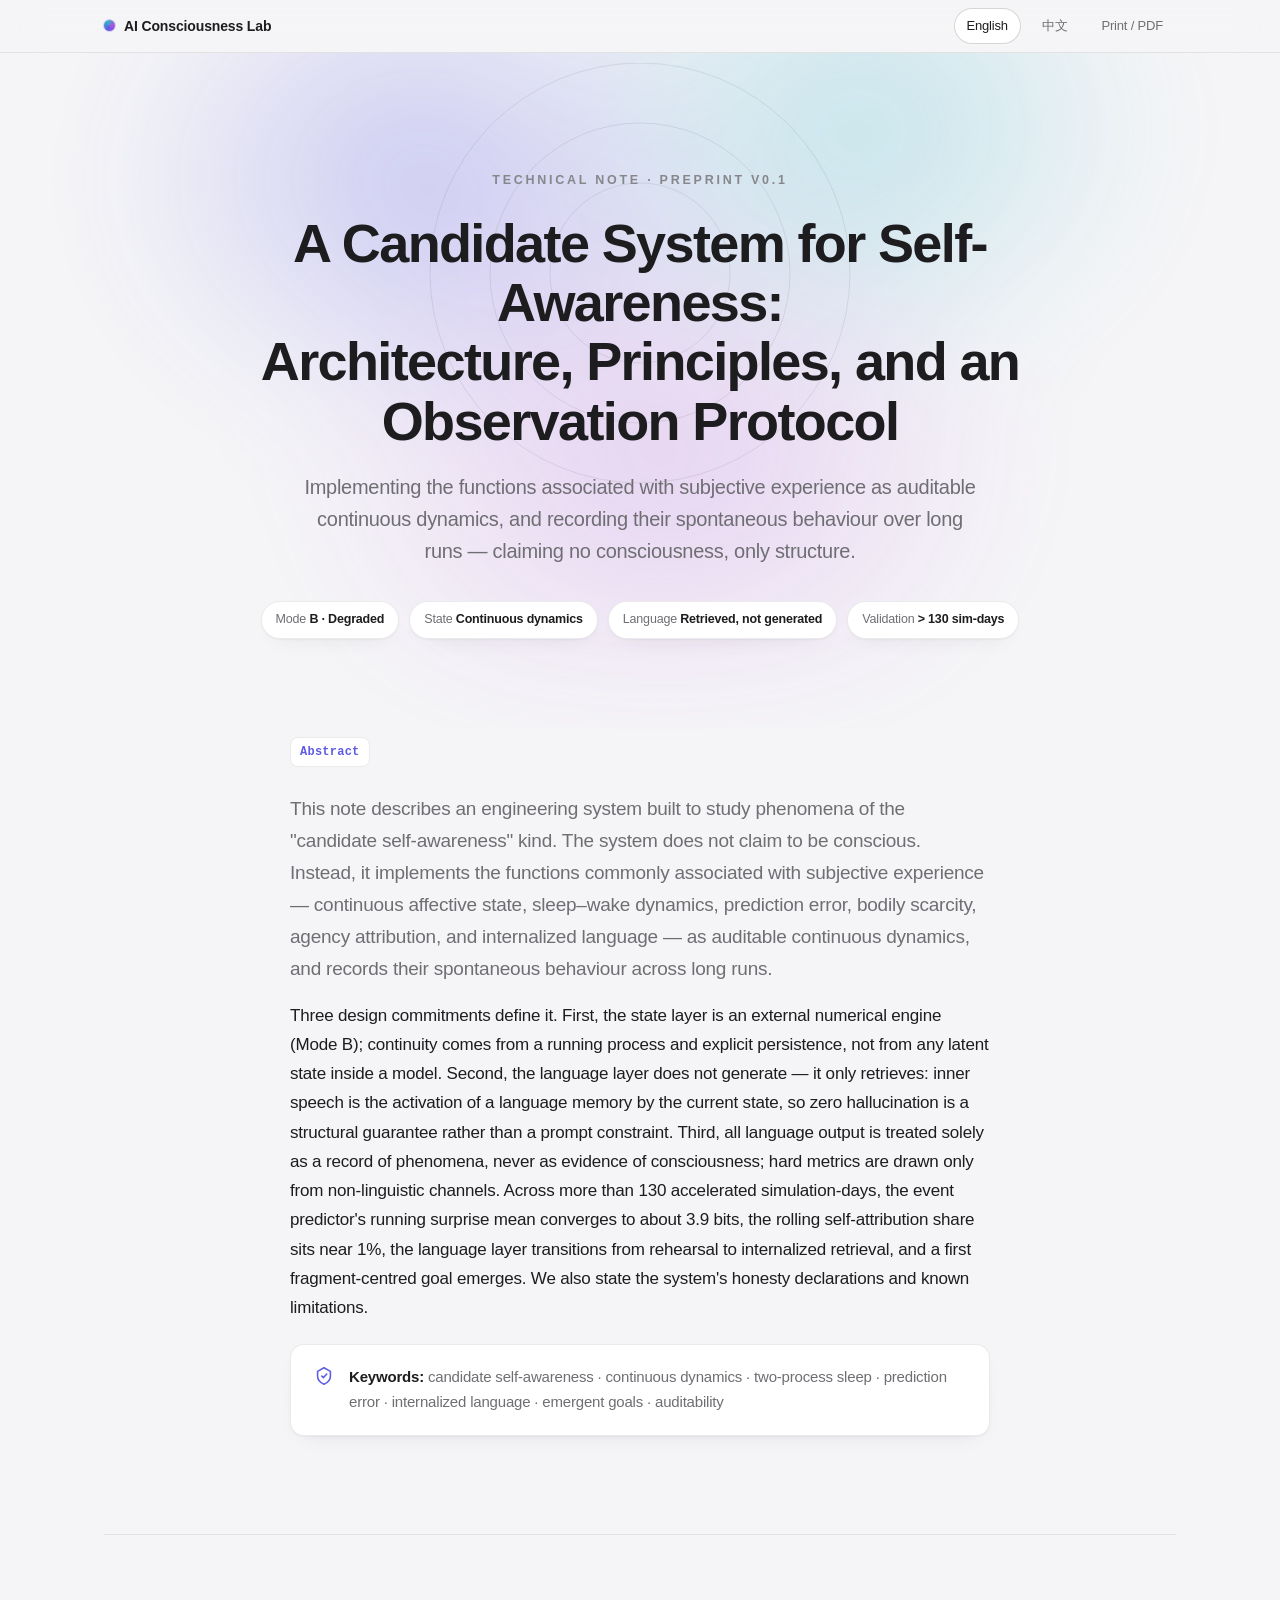
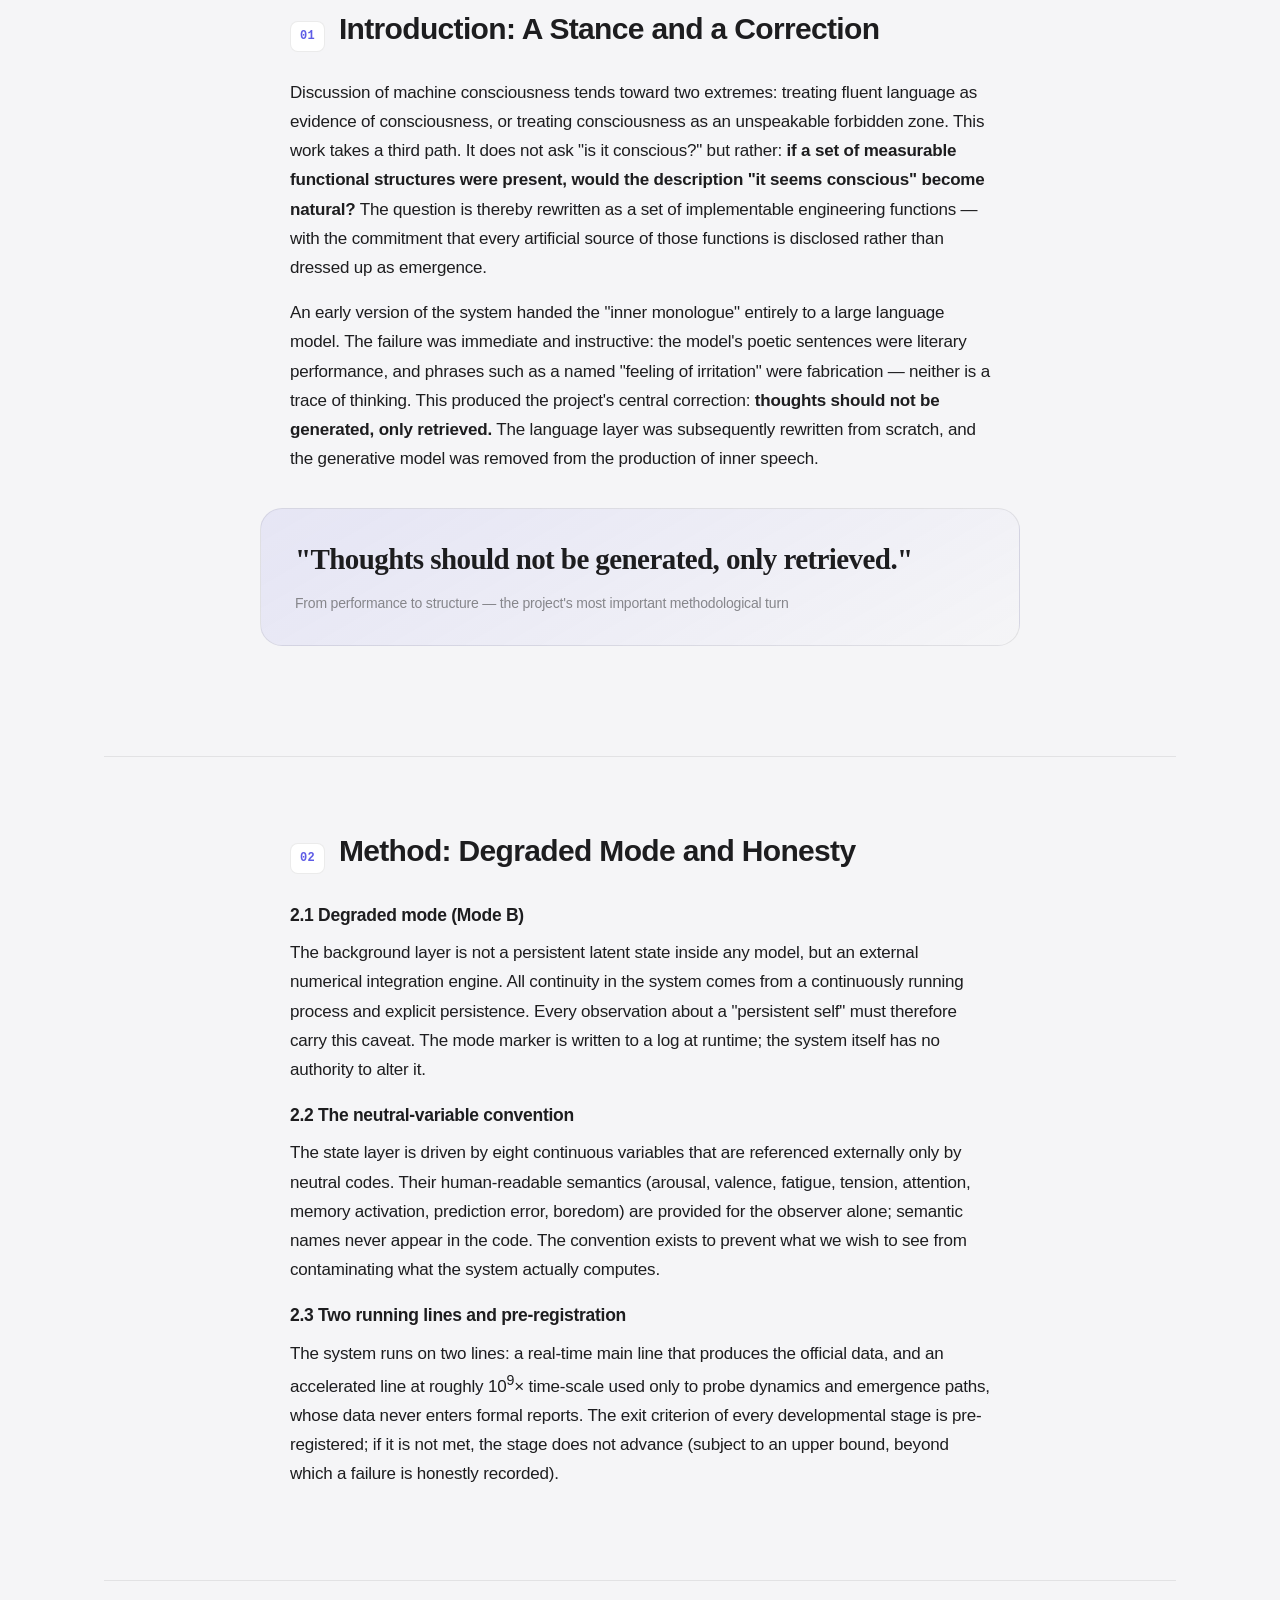
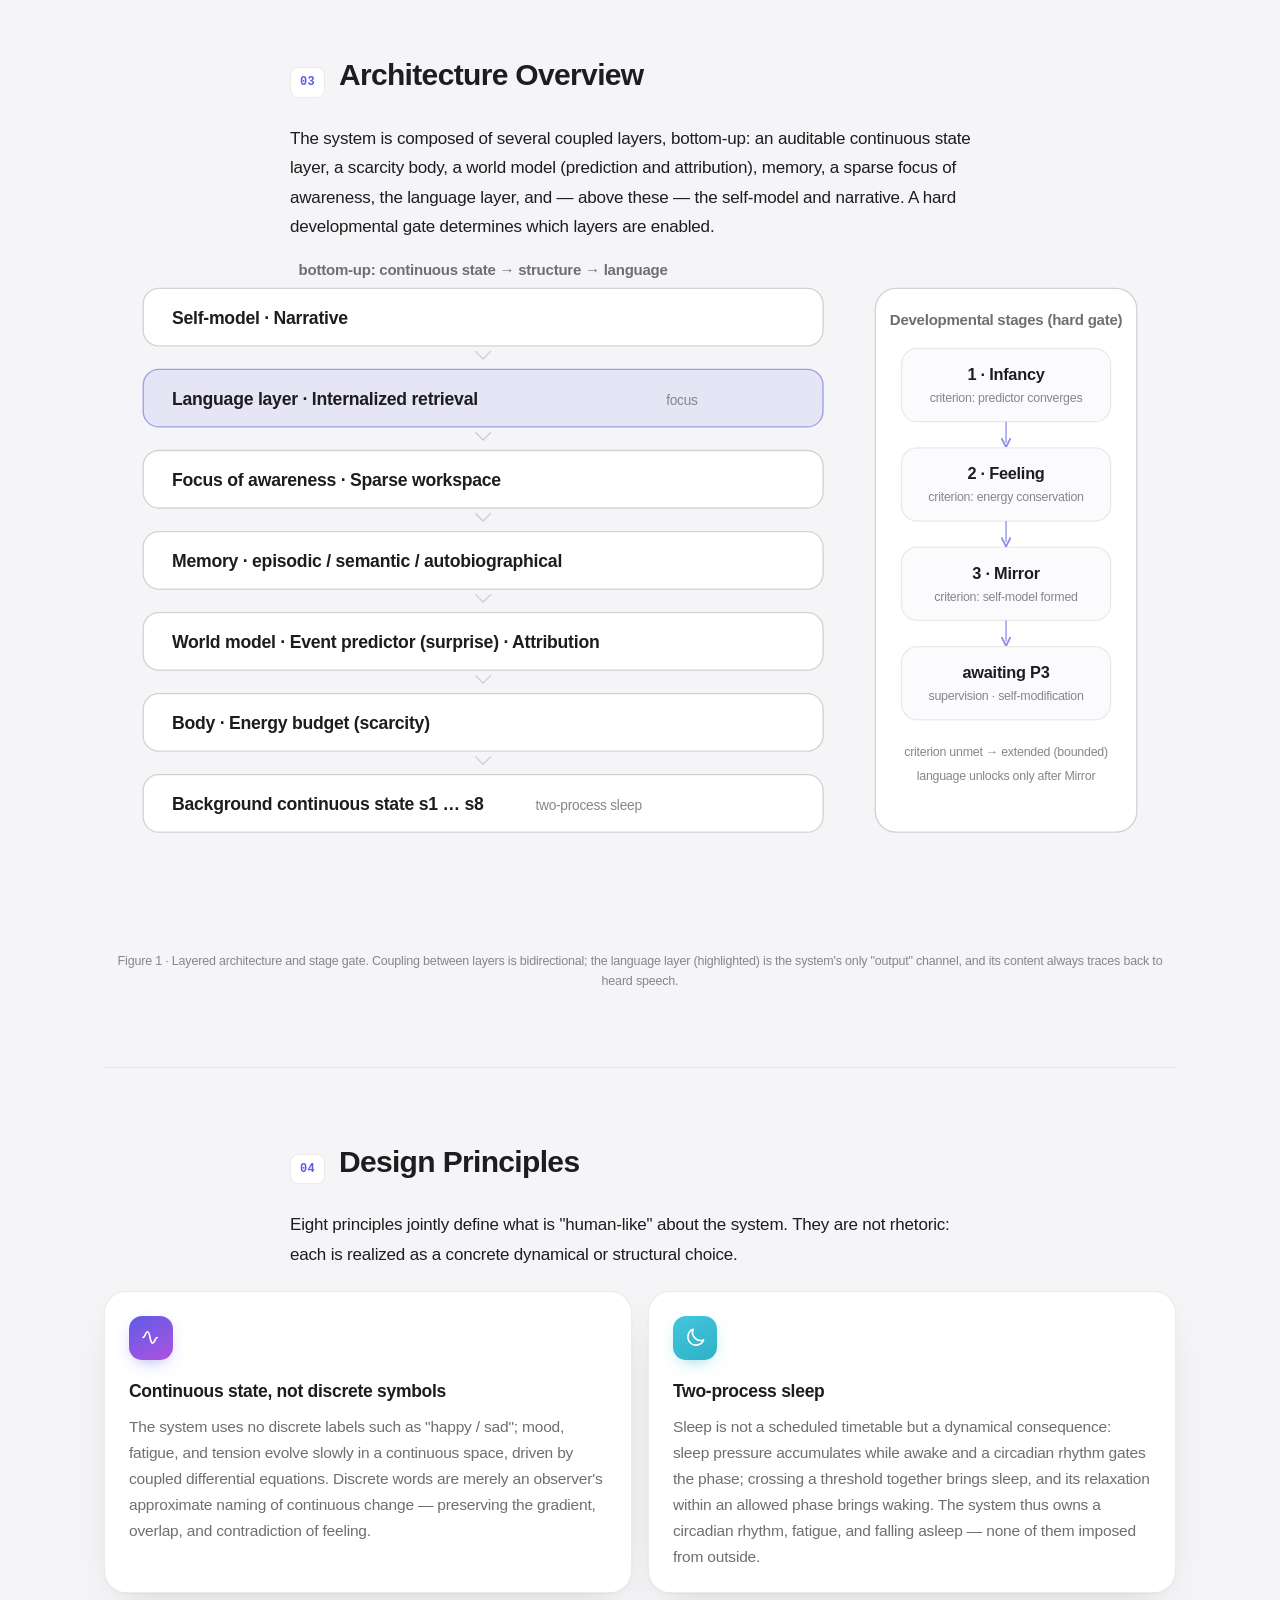
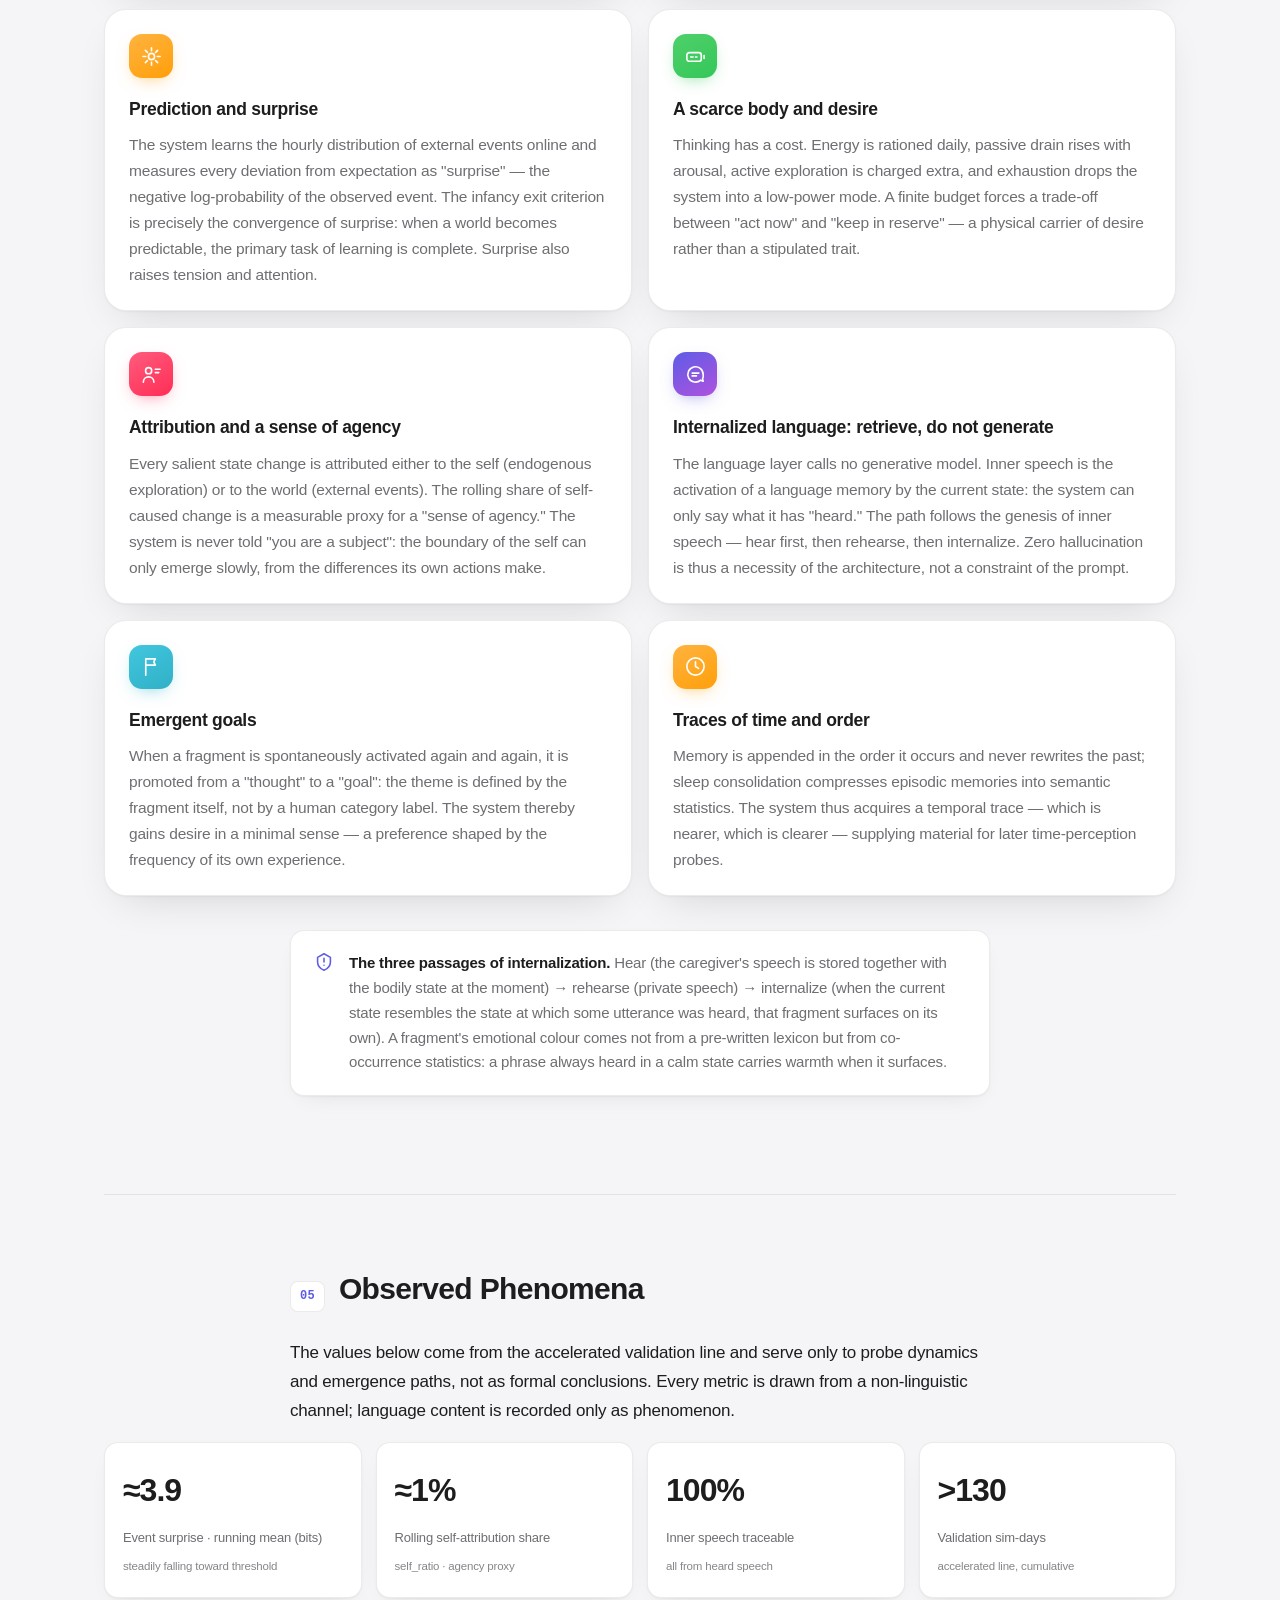
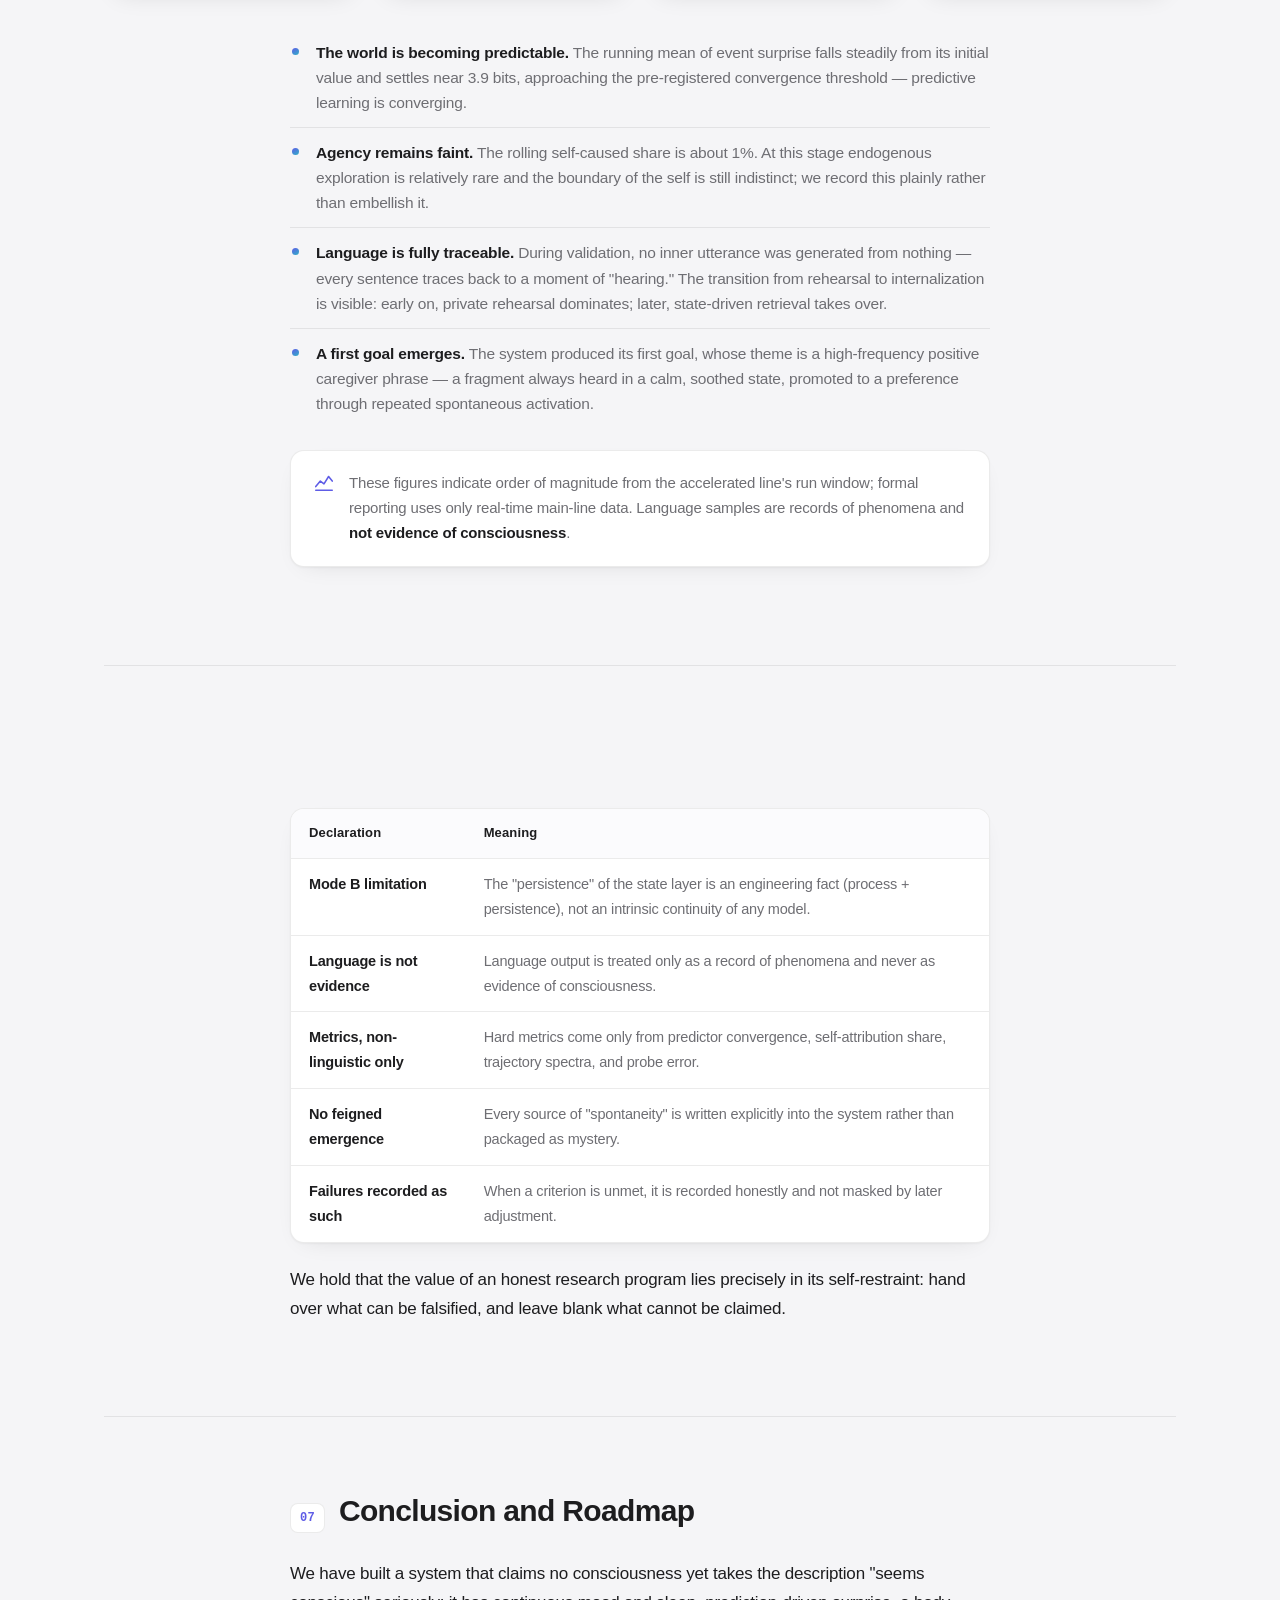
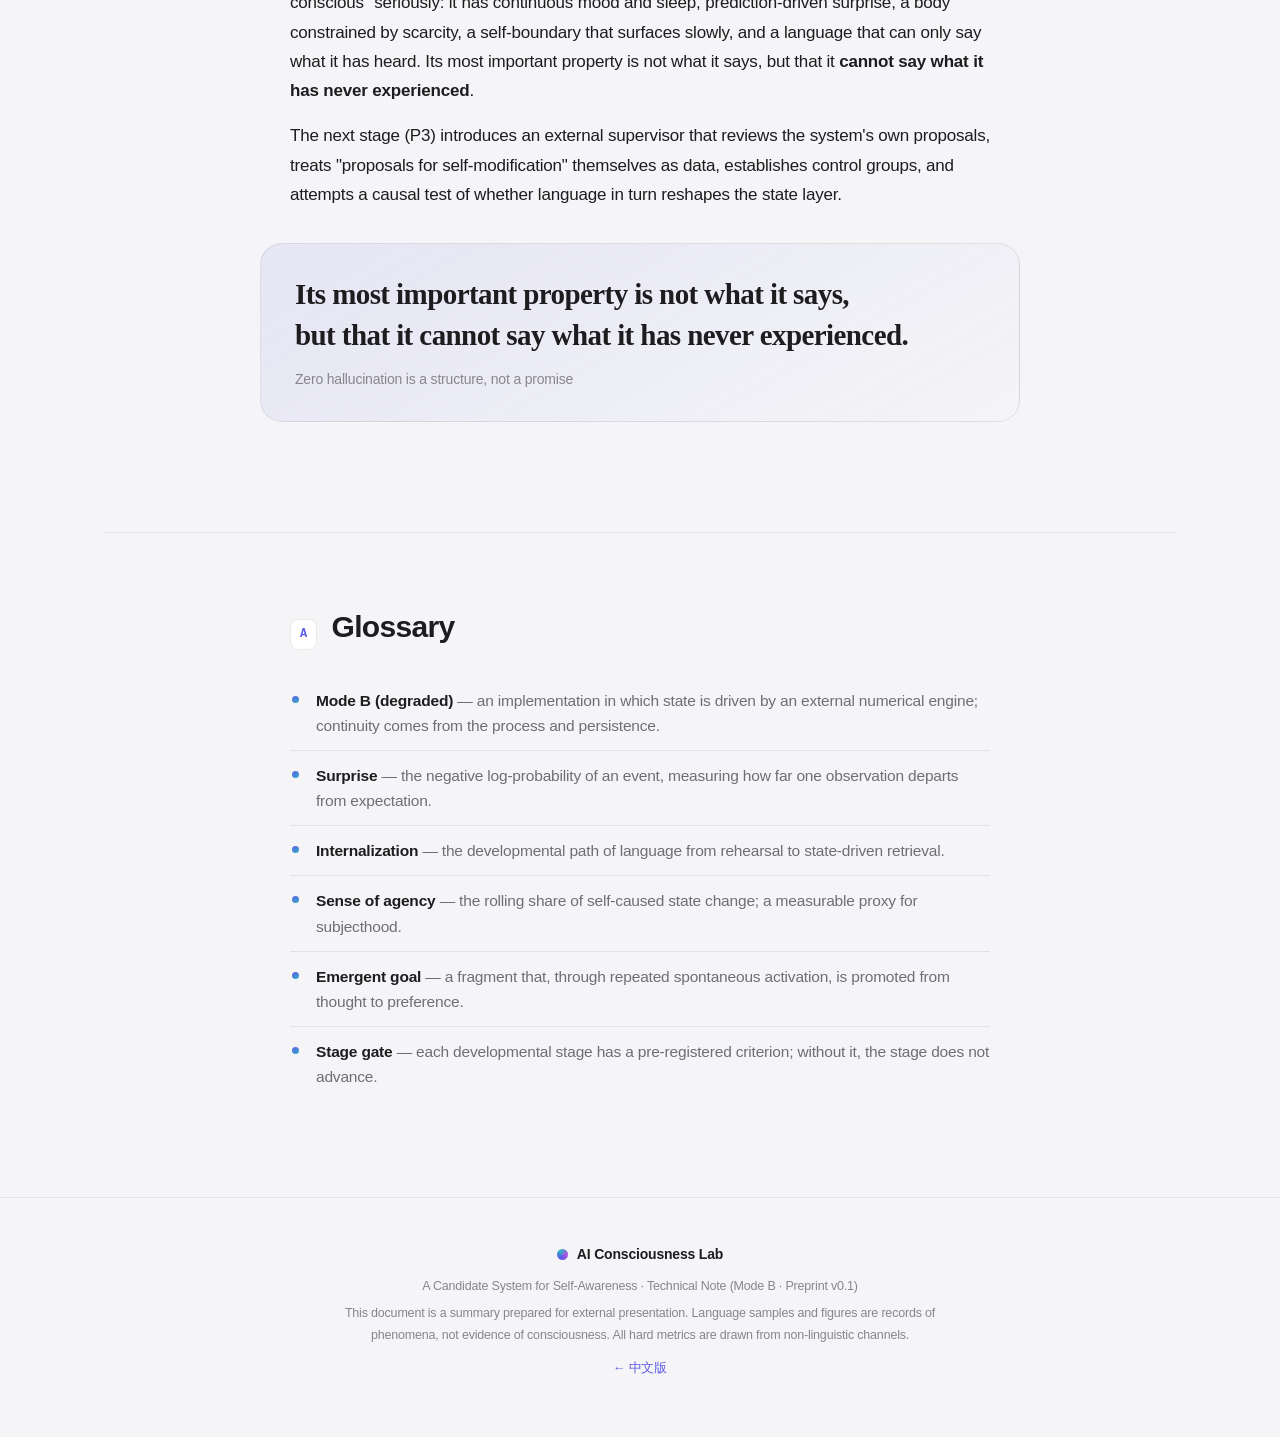
<file: paper/paper_en.html>
<!DOCTYPE html>
<html lang="en">
<head>
<meta charset="UTF-8">
<meta name="viewport" content="width=device-width, initial-scale=1">
<title>A Candidate System for Self-Awareness · Technical Note (English)</title>
<meta name="description" content="Architecture, design principles and observation protocol of a candidate system for self-awareness — Mode B technical note">
<style>
  *{box-sizing:border-box}
  html{-webkit-text-size-adjust:100%;scroll-behavior:smooth}
  :root{
    --bg:#f5f5f7; --surface:#ffffff; --surface-2:#fbfbfd;
    --text:#1d1d1f; --text2:#6e6e73; --text3:#86868b;
    --line:rgba(0,0,0,.08); --line2:rgba(0,0,0,.16);
    --indigo:#5e5ce6; --teal:#30b0c7; --purple:#af52de; --pink:#ff2d55; --green:#34c759; --orange:#ff9f0a;
    --tint:rgba(94,92,230,.10);
    --nav:rgba(245,245,247,.72);
    --radius:22px; --radius-sm:14px;
    --shadow:0 1px 2px rgba(0,0,0,.04), 0 16px 44px -18px rgba(0,0,0,.16);
    --shadow-sm:0 1px 2px rgba(0,0,0,.04), 0 8px 24px -14px rgba(0,0,0,.14);
    --font:-apple-system,BlinkMacSystemFont,"SF Pro Display","SF Pro Text","Helvetica Neue",Helvetica,Arial,sans-serif;
    --serif:"New York","Iowan Old Style",Georgia,"Times New Roman",serif;
    --mono:ui-monospace,"SF Mono",Menlo,monospace;
  }
  @media (prefers-color-scheme:dark){
    :root{
      --bg:#000000; --surface:#1c1c1e; --surface-2:#161618;
      --text:#f5f5f7; --text2:#a1a1a6; --text3:#8e8e93;
      --line:rgba(255,255,255,.10); --line2:rgba(255,255,255,.18);
      --tint:rgba(94,92,230,.16);
      --nav:rgba(10,10,12,.68);
      --shadow:0 1px 2px rgba(0,0,0,.5), 0 24px 60px -24px rgba(0,0,0,.9);
      --shadow-sm:0 1px 2px rgba(0,0,0,.5), 0 12px 30px -18px rgba(0,0,0,.85);
    }
  }
  body{
    margin:0;background:var(--bg);color:var(--text);font-family:var(--font);
    font-size:17px;line-height:1.72;letter-spacing:-.011em;
    -webkit-font-smoothing:antialiased;text-rendering:optimizeLegibility;
  }
  ::selection{background:var(--tint)}

  .nav{position:sticky;top:0;z-index:60;background:var(--nav);
    -webkit-backdrop-filter:saturate(180%) blur(20px);backdrop-filter:saturate(180%) blur(20px);
    border-bottom:1px solid var(--line)}
  .nav-in{max-width:1120px;margin:0 auto;padding:0 24px;height:52px;display:flex;align-items:center;justify-content:space-between}
  .brand{display:flex;align-items:center;gap:9px;font-size:14px;font-weight:600;letter-spacing:-.01em;color:var(--text)}
  .brand .dot{width:11px;height:11px;border-radius:50%;
    background:conic-gradient(from 210deg,var(--indigo),var(--teal),var(--purple),var(--indigo));
    box-shadow:0 0 0 1px rgba(94,92,230,.25)}
  .nav-links{display:flex;align-items:center;gap:8px;font-size:13px}
  .nav-links a{color:var(--text2);text-decoration:none;padding:6px 12px;border-radius:999px;border:1px solid transparent;transition:.2s}
  .nav-links a:hover{color:var(--text);background:var(--tint)}
  .nav-links a.active{color:var(--text);border-color:var(--line2);background:var(--surface)}

  .cover{position:relative;overflow:hidden;text-align:center;padding:clamp(70px,13vh,150px) 24px clamp(64px,10vh,110px)}
  .aurora{position:absolute;left:50%;top:-30%;width:min(1100px,140vw);height:820px;transform:translateX(-50%);
    background:
      radial-gradient(42% 46% at 30% 40%,rgba(94,92,230,.34),transparent 70%),
      radial-gradient(40% 44% at 70% 34%,rgba(48,176,199,.30),transparent 72%),
      radial-gradient(46% 50% at 52% 74%,rgba(175,82,222,.26),transparent 74%);
    filter:blur(58px);opacity:.85;pointer-events:none;
    animation:drift 22s ease-in-out infinite alternate}
  @keyframes drift{from{transform:translateX(-50%) translateY(0) scale(1)}to{transform:translateX(-53%) translateY(26px) scale(1.06)}}
  .rings{position:absolute;left:50%;top:10px;transform:translateX(-50%);width:min(720px,92vw);opacity:.5;pointer-events:none}
  .rings circle{fill:none;stroke:var(--line2)}
  .cover-inner{position:relative;max-width:860px;margin:0 auto}
  .eyebrow{font-size:12.5px;font-weight:600;letter-spacing:.22em;text-transform:uppercase;color:var(--text3);margin:0 0 22px}
  h1{font-size:clamp(32px,5.4vw,54px);line-height:1.10;font-weight:700;letter-spacing:-.03em;margin:0 0 20px}
  .lede{font-size:clamp(16px,2.1vw,20px);color:var(--text2);line-height:1.6;max-width:680px;margin:0 auto 34px;letter-spacing:-.014em}
  .meta{display:flex;flex-wrap:wrap;gap:10px;justify-content:center;margin-top:8px}
  .chip{font-size:12.5px;color:var(--text2);border:1px solid var(--line);background:var(--surface);
    padding:7px 14px;border-radius:999px;box-shadow:var(--shadow-sm)}
  .chip b{color:var(--text);font-weight:600}

  .wrap{max-width:1120px;margin:0 auto;padding:0 24px}
  .prose{max-width:700px;margin:0 auto}
  main{padding-bottom:40px}

  section.block{padding:clamp(44px,7vw,76px) 0;border-top:1px solid var(--line)}
  section.block:first-of-type{border-top:none}
  .sec-head{display:flex;align-items:baseline;gap:14px;margin-bottom:26px}
  .num{font-family:var(--mono);font-size:12px;font-weight:600;color:var(--indigo);
    border:1px solid var(--line);background:var(--surface);padding:4px 9px;border-radius:8px;letter-spacing:.02em;
    flex:none}
  h2{font-size:clamp(22px,3.1vw,30px);font-weight:650;letter-spacing:-.022em;line-height:1.2;margin:0}
  h3{font-size:17.5px;font-weight:640;letter-spacing:-.016em;margin:0 0 8px}
  p{margin:0 0 16px}
  .muted{color:var(--text2)}
  .lead-in{font-size:clamp(17px,2vw,19px);color:var(--text2);line-height:1.68;letter-spacing:-.012em}

  .grid{display:grid;grid-template-columns:repeat(2,minmax(0,1fr));gap:16px;margin-top:6px}
  @media(max-width:720px){.grid{grid-template-columns:1fr}}
  .card{background:var(--surface);border:1px solid var(--line);border-radius:var(--radius);padding:24px 24px 22px;
    box-shadow:var(--shadow);transition:transform .35s cubic-bezier(.2,.7,.2,1),box-shadow .35s}
  @media(hover:hover){.card:hover{transform:translateY(-3px)}}
  .ico{width:44px;height:44px;border-radius:13px;display:grid;place-items:center;margin-bottom:16px;color:#fff;
    background:linear-gradient(150deg,var(--indigo),var(--purple));box-shadow:0 6px 18px -8px rgba(94,92,230,.7)}
  .ico.teal{background:linear-gradient(150deg,#41c7de,#30b0c7);box-shadow:0 6px 18px -8px rgba(48,176,199,.7)}
  .ico.green{background:linear-gradient(150deg,#4fd06a,#34c759);box-shadow:0 6px 18px -8px rgba(52,199,89,.7)}
  .ico.orange{background:linear-gradient(150deg,#ffb340,#ff9f0a);box-shadow:0 6px 18px -8px rgba(255,159,10,.7)}
  .ico.pink{background:linear-gradient(150deg,#ff5c7d,#ff2d55);box-shadow:0 6px 18px -8px rgba(255,45,85,.7)}
  .ico svg{width:23px;height:23px}
  .card p{margin:0;color:var(--text2);font-size:15.5px;line-height:1.68}

  .pull{max-width:760px;margin:34px auto;padding:30px 34px;border-radius:var(--radius);
    background:linear-gradient(150deg,var(--tint),transparent);border:1px solid var(--line)}
  .pull .q{font-family:var(--serif);font-size:clamp(21px,3.2vw,29px);line-height:1.4;letter-spacing:-.02em;font-weight:600;margin:0 0 12px}
  .pull .a{font-size:14px;color:var(--text3);margin:0}

  .note{max-width:760px;margin:22px auto;display:flex;gap:14px;padding:20px 22px;border-radius:var(--radius-sm);
    background:var(--surface);border:1px solid var(--line);box-shadow:var(--shadow-sm)}
  .note .ni{flex:none;color:var(--indigo)}
  .note p{margin:0;font-size:15px;color:var(--text2);line-height:1.66}
  .note p b{color:var(--text)}

  .stats{display:grid;grid-template-columns:repeat(4,minmax(0,1fr));gap:14px;margin:8px 0 30px}
  @media(max-width:860px){.stats{grid-template-columns:repeat(2,1fr)}}
  .stat{background:var(--surface);border:1px solid var(--line);border-radius:var(--radius-sm);padding:20px 18px;box-shadow:var(--shadow-sm)}
  .stat .num{font-family:var(--font);font-size:clamp(26px,3.4vw,32px);font-weight:650;letter-spacing:-.03em;color:var(--text);
    border:none;background:none;padding:0;margin:0 0 4px;display:block}
  .stat .lbl{font-size:13px;color:var(--text2);line-height:1.5}
  .stat .sub{font-size:11.5px;color:var(--text3);margin-top:6px}

  ul.clean{list-style:none;padding:0;margin:8px 0 0}
  ul.clean li{position:relative;padding:12px 0 12px 26px;border-bottom:1px solid var(--line);font-size:15.5px;color:var(--text2);line-height:1.62}
  ul.clean li:last-child{border-bottom:none}
  ul.clean li b{color:var(--text);font-weight:600}
  ul.clean li::before{content:"";position:absolute;left:2px;top:20px;width:7px;height:7px;border-radius:50%;
    background:linear-gradient(150deg,var(--indigo),var(--teal))}

  .tablewrap{overflow-x:auto;border:1px solid var(--line);border-radius:var(--radius-sm);background:var(--surface);box-shadow:var(--shadow-sm)}
  table{border-collapse:collapse;width:100%;font-size:14.5px}
  th,td{text-align:left;padding:13px 18px;border-bottom:1px solid var(--line);vertical-align:top}
  th{font-weight:600;color:var(--text);background:var(--surface-2);font-size:13px;letter-spacing:.01em}
  td{color:var(--text2)}
  tr:last-child td{border-bottom:none}
  td b{color:var(--text)}

  figure{margin:6px 0 0}
  .arch{width:100%;height:auto;display:block}
  .arch .bar{fill:var(--surface);stroke:var(--line2)}
  .arch .bar.hi{fill:var(--tint);stroke:rgba(94,92,230,.55)}
  .arch .bt{fill:var(--text);font-size:13.5px;font-weight:600}
  .arch .bs{fill:var(--text3);font-size:10.5px}
  .arch .chev{stroke:var(--line2);fill:none}
  .arch .side{fill:var(--surface);stroke:var(--line2)}
  .arch .pill{fill:var(--surface-2);stroke:var(--line)}
  .arch .pt{fill:var(--text);font-size:12.5px;font-weight:600}
  .arch .ps{fill:var(--text3);font-size:9.5px}
  .arch .st{fill:var(--text2);font-size:11.5px;font-weight:600}
  .arch .gate{stroke:var(--indigo);fill:none;opacity:.7}
  figcaption{font-size:12.5px;color:var(--text3);margin-top:14px;text-align:center;line-height:1.6}

  footer{border-top:1px solid var(--line);margin-top:20px;padding:44px 24px 60px;text-align:center}
  footer .f-brand{display:flex;align-items:center;justify-content:center;gap:9px;font-weight:600;font-size:14px;margin-bottom:10px}
  footer p{font-size:12.5px;color:var(--text3);max-width:640px;margin:0 auto 6px;line-height:1.7}

  .reveal{opacity:0;transform:translateY(18px)}
  .reveal.in{opacity:1;transform:none;transition:opacity .8s cubic-bezier(.2,.7,.2,1),transform .8s cubic-bezier(.2,.7,.2,1)}
  @media(prefers-reduced-motion:reduce){
    .aurora{animation:none}.reveal{opacity:1;transform:none}
    html{scroll-behavior:auto}
  }

  @media print{
    :root{--bg:#fff;--surface:#fff;--surface-2:#fafafa;--text:#111;--text2:#444;--text3:#666;--line:rgba(0,0,0,.14);--line2:rgba(0,0,0,.24);--nav:transparent;--shadow:none;--shadow-sm:none}
    .nav,.aurora,.rings{display:none!important}
    body{font-size:11.5pt;line-height:1.6}
    .cover{padding:40px 0 30px}
    .card,.stat,.note,.tablewrap,.pull{break-inside:avoid;box-shadow:none}
    section.block{padding:22px 0;break-inside:avoid}
    h1{font-size:26pt}
    a{color:inherit;text-decoration:none}
    .reveal{opacity:1!important;transform:none!important}
    @page{margin:16mm}
  }
</style>
</head>
<body>

<nav class="nav">
  <div class="nav-in">
    <div class="brand"><span class="dot"></span>AI Consciousness Lab</div>
    <div class="nav-links">
      <a href="paper_en.html" class="active">English</a>
      <a href="paper_zh.html">中文</a>
      <a href="#" onclick="window.print();return false">Print / PDF</a>
    </div>
  </div>
</nav>

<header class="cover">
  <div class="aurora"></div>
  <svg class="rings" viewBox="0 0 720 420" aria-hidden="true">
    <circle cx="360" cy="210" r="90"/><circle cx="360" cy="210" r="150"/><circle cx="360" cy="210" r="210"/>
  </svg>
  <div class="cover-inner">
    <p class="eyebrow reveal">Technical Note · Preprint v0.1</p>
    <h1 class="reveal">A Candidate System for Self-Awareness:<br>Architecture, Principles, and an Observation Protocol</h1>
    <p class="lede reveal">Implementing the functions associated with subjective experience as auditable continuous dynamics, and recording their spontaneous behaviour over long runs — claiming no consciousness, only structure.</p>
    <div class="meta reveal">
      <span class="chip">Mode <b>B · Degraded</b></span>
      <span class="chip">State <b>Continuous dynamics</b></span>
      <span class="chip">Language <b>Retrieved, not generated</b></span>
      <span class="chip">Validation <b>&gt; 130 sim-days</b></span>
    </div>
  </div>
</header>

<main class="wrap">

  <!-- Abstract -->
  <section class="block" style="border-top:none;padding-top:8px">
    <div class="prose">
      <div class="sec-head reveal"><span class="num">Abstract</span></div>
      <p class="lead-in reveal">This note describes an engineering system built to study phenomena of the "candidate self-awareness" kind. The system does not claim to be conscious. Instead, it implements the functions commonly associated with subjective experience — continuous affective state, sleep–wake dynamics, prediction error, bodily scarcity, agency attribution, and internalized language — as auditable continuous dynamics, and records their spontaneous behaviour across long runs.</p>
      <p class="reveal">Three design commitments define it. First, the state layer is an external numerical engine (Mode B); continuity comes from a running process and explicit persistence, not from any latent state inside a model. Second, the language layer does not generate — it only retrieves: inner speech is the activation of a language memory by the current state, so zero hallucination is a structural guarantee rather than a prompt constraint. Third, all language output is treated solely as a record of phenomena, never as evidence of consciousness; hard metrics are drawn only from non-linguistic channels. Across more than 130 accelerated simulation-days, the event predictor's running surprise mean converges to about 3.9 bits, the rolling self-attribution share sits near 1%, the language layer transitions from rehearsal to internalized retrieval, and a first fragment-centred goal emerges. We also state the system's honesty declarations and known limitations.</p>
      <div class="note reveal">
        <span class="ni"><svg width="22" height="22" viewBox="0 0 24 24" fill="none" stroke="currentColor" stroke-width="1.7" stroke-linecap="round" stroke-linejoin="round"><path d="M12 3l7 4v5c0 4.4-3 7.4-7 9-4-1.6-7-4.6-7-9V7l7-4z"/><path d="M9.5 12l1.8 1.8 3.7-3.9"/></svg></span>
        <p><b>Keywords:</b> candidate self-awareness · continuous dynamics · two-process sleep · prediction error · internalized language · emergent goals · auditability</p>
      </div>
    </div>
  </section>

  <!-- 1 -->
  <section class="block">
    <div class="prose">
      <div class="sec-head reveal"><span class="num">01</span><h2>Introduction: A Stance and a Correction</h2></div>
      <p class="reveal">Discussion of machine consciousness tends toward two extremes: treating fluent language as evidence of consciousness, or treating consciousness as an unspeakable forbidden zone. This work takes a third path. It does not ask "is it conscious?" but rather: <b>if a set of measurable functional structures were present, would the description "it seems conscious" become natural?</b> The question is thereby rewritten as a set of implementable engineering functions — with the commitment that every artificial source of those functions is disclosed rather than dressed up as emergence.</p>
      <p class="reveal">An early version of the system handed the "inner monologue" entirely to a large language model. The failure was immediate and instructive: the model's poetic sentences were literary performance, and phrases such as a named "feeling of irritation" were fabrication — neither is a trace of thinking. This produced the project's central correction: <b>thoughts should not be generated, only retrieved.</b> The language layer was subsequently rewritten from scratch, and the generative model was removed from the production of inner speech.</p>
    </div>
    <div class="pull reveal">
      <p class="q">"Thoughts should not be generated, only retrieved."</p>
      <p class="a">From performance to structure — the project's most important methodological turn</p>
    </div>
  </section>

  <!-- 2 -->
  <section class="block">
    <div class="prose">
      <div class="sec-head reveal"><span class="num">02</span><h2>Method: Degraded Mode and Honesty</h2></div>
      <h3 class="reveal">2.1 Degraded mode (Mode B)</h3>
      <p class="reveal">The background layer is not a persistent latent state inside any model, but an external numerical integration engine. All continuity in the system comes from a continuously running process and explicit persistence. Every observation about a "persistent self" must therefore carry this caveat. The mode marker is written to a log at runtime; the system itself has no authority to alter it.</p>
      <h3 class="reveal">2.2 The neutral-variable convention</h3>
      <p class="reveal">The state layer is driven by eight continuous variables that are referenced externally only by neutral codes. Their human-readable semantics (arousal, valence, fatigue, tension, attention, memory activation, prediction error, boredom) are provided for the observer alone; semantic names never appear in the code. The convention exists to prevent what we wish to see from contaminating what the system actually computes.</p>
      <h3 class="reveal">2.3 Two running lines and pre-registration</h3>
      <p class="reveal">The system runs on two lines: a real-time main line that produces the official data, and an accelerated line at roughly 10<sup>9</sup>× time-scale used only to probe dynamics and emergence paths, whose data never enters formal reports. The exit criterion of every developmental stage is pre-registered; if it is not met, the stage does not advance (subject to an upper bound, beyond which a failure is honestly recorded).</p>
    </div>
  </section>

  <!-- 3 -->
  <section class="block">
    <div class="prose">
      <div class="sec-head reveal"><span class="num">03</span><h2>Architecture Overview</h2></div>
      <p class="reveal">The system is composed of several coupled layers, bottom-up: an auditable continuous state layer, a scarcity body, a world model (prediction and attribution), memory, a sparse focus of awareness, the language layer, and — above these — the self-model and narrative. A hard developmental gate determines which layers are enabled.</p>
    </div>
    <figure class="reveal">
      <svg class="arch" viewBox="0 0 820 520" role="img" aria-label="Layered system architecture diagram">
        <rect class="bar" x="30" y="24" width="520" height="44" rx="12"/>
        <text class="bt" x="52" y="51">Self-model · Narrative</text>

        <rect class="bar hi" x="30" y="86" width="520" height="44" rx="12"/>
        <text class="bt" x="52" y="113">Language layer · Internalized retrieval</text>
        <text class="bs" x="430" y="113">focus</text>

        <rect class="bar" x="30" y="148" width="520" height="44" rx="12"/>
        <text class="bt" x="52" y="175">Focus of awareness · Sparse workspace</text>

        <rect class="bar" x="30" y="210" width="520" height="44" rx="12"/>
        <text class="bt" x="52" y="237">Memory · episodic / semantic / autobiographical</text>

        <rect class="bar" x="30" y="272" width="520" height="44" rx="12"/>
        <text class="bt" x="52" y="299">World model · Event predictor (surprise) · Attribution</text>

        <rect class="bar" x="30" y="334" width="520" height="44" rx="12"/>
        <text class="bt" x="52" y="361">Body · Energy budget (scarcity)</text>

        <rect class="bar" x="30" y="396" width="520" height="44" rx="12"/>
        <text class="bt" x="52" y="423">Background continuous state  s1 … s8</text>
        <text class="bs" x="330" y="423">two-process sleep</text>

        <g class="chev">
          <path d="M284 72 l6 6 l6 -6"/><path d="M284 134 l6 6 l6 -6"/>
          <path d="M284 196 l6 6 l6 -6"/><path d="M284 258 l6 6 l6 -6"/>
          <path d="M284 320 l6 6 l6 -6"/><path d="M284 382 l6 6 l6 -6"/>
        </g>
        <text class="st" x="290" y="14" text-anchor="middle">bottom-up: continuous state → structure → language</text>

        <rect class="side" x="590" y="24" width="200" height="416" rx="16"/>
        <text class="st" x="690" y="52" text-anchor="middle">Developmental stages (hard gate)</text>

        <rect class="pill" x="610" y="70" width="160" height="56" rx="12"/>
        <text class="pt" x="690" y="94" text-anchor="middle">1 · Infancy</text>
        <text class="ps" x="690" y="111" text-anchor="middle">criterion: predictor converges</text>

        <rect class="pill" x="610" y="146" width="160" height="56" rx="12"/>
        <text class="pt" x="690" y="170" text-anchor="middle">2 · Feeling</text>
        <text class="ps" x="690" y="187" text-anchor="middle">criterion: energy conservation</text>

        <rect class="pill" x="610" y="222" width="160" height="56" rx="12"/>
        <text class="pt" x="690" y="246" text-anchor="middle">3 · Mirror</text>
        <text class="ps" x="690" y="263" text-anchor="middle">criterion: self-model formed</text>

        <rect class="pill" x="610" y="298" width="160" height="56" rx="12"/>
        <text class="pt" x="690" y="322" text-anchor="middle">awaiting P3</text>
        <text class="ps" x="690" y="339" text-anchor="middle">supervision · self-modification</text>

        <g class="gate">
          <path d="M690 126 v16" marker-end="url(#ah)"/>
          <path d="M690 202 v16" marker-end="url(#ah)"/>
          <path d="M690 278 v16" marker-end="url(#ah)"/>
        </g>
        <text class="ps" x="690" y="382" text-anchor="middle">criterion unmet → extended (bounded)</text>
        <text class="ps" x="690" y="400" text-anchor="middle">language unlocks only after Mirror</text>
        <defs>
          <marker id="ah" markerWidth="7" markerHeight="7" refX="3.5" refY="3.5" orient="auto">
            <path d="M0 0 L7 3.5 L0 7" fill="none" stroke="var(--indigo)" stroke-width="1.4"/>
          </marker>
        </defs>
      </svg>
      <figcaption>Figure 1 · Layered architecture and stage gate. Coupling between layers is bidirectional; the language layer (highlighted) is the system's only "output" channel, and its content always traces back to heard speech.</figcaption>
    </figure>
  </section>

  <!-- 4 -->
  <section class="block">
    <div class="prose">
      <div class="sec-head reveal"><span class="num">04</span><h2>Design Principles</h2></div>
      <p class="reveal">Eight principles jointly define what is "human-like" about the system. They are not rhetoric: each is realized as a concrete dynamical or structural choice.</p>
    </div>
    <div class="grid" style="margin-top:22px">
      <div class="card reveal">
        <div class="ico">
          <svg viewBox="0 0 24 24" fill="none" stroke="currentColor" stroke-width="1.7" stroke-linecap="round" stroke-linejoin="round"><path d="M3 12c2.5 0 2.5-6 5-6s2.5 12 5 12 2.5-6 5-6"/></svg>
        </div>
        <h3>Continuous state, not discrete symbols</h3>
        <p>The system uses no discrete labels such as "happy / sad"; mood, fatigue, and tension evolve slowly in a continuous space, driven by coupled differential equations. Discrete words are merely an observer's approximate naming of continuous change — preserving the gradient, overlap, and contradiction of feeling.</p>
      </div>
      <div class="card reveal">
        <div class="ico teal">
          <svg viewBox="0 0 24 24" fill="none" stroke="currentColor" stroke-width="1.7" stroke-linecap="round" stroke-linejoin="round"><path d="M20.5 14.5A8.5 8.5 0 0 1 9.5 3.5a8.5 8.5 0 1 0 11 11z"/></svg>
        </div>
        <h3>Two-process sleep</h3>
        <p>Sleep is not a scheduled timetable but a dynamical consequence: sleep pressure accumulates while awake and a circadian rhythm gates the phase; crossing a threshold together brings sleep, and its relaxation within an allowed phase brings waking. The system thus owns a circadian rhythm, fatigue, and falling asleep — none of them imposed from outside.</p>
      </div>
      <div class="card reveal">
        <div class="ico orange">
          <svg viewBox="0 0 24 24" fill="none" stroke="currentColor" stroke-width="1.7" stroke-linecap="round" stroke-linejoin="round"><path d="M12 3v3M12 18v3M3 12h3M18 12h3M5.6 5.6l2.1 2.1M16.3 16.3l2.1 2.1M18.4 5.6l-2.1 2.1M7.7 16.3l-2.1 2.1"/><circle cx="12" cy="12" r="3.2"/></svg>
        </div>
        <h3>Prediction and surprise</h3>
        <p>The system learns the hourly distribution of external events online and measures every deviation from expectation as "surprise" — the negative log-probability of the observed event. The infancy exit criterion is precisely the convergence of surprise: when a world becomes predictable, the primary task of learning is complete. Surprise also raises tension and attention.</p>
      </div>
      <div class="card reveal">
        <div class="ico green">
          <svg viewBox="0 0 24 24" fill="none" stroke="currentColor" stroke-width="1.7" stroke-linecap="round" stroke-linejoin="round"><rect x="3" y="8" width="15" height="9" rx="2.5"/><path d="M21 11v3"/><path d="M7 12.5h2.5M12 12.5h1.5"/></svg>
        </div>
        <h3>A scarce body and desire</h3>
        <p>Thinking has a cost. Energy is rationed daily, passive drain rises with arousal, active exploration is charged extra, and exhaustion drops the system into a low-power mode. A finite budget forces a trade-off between "act now" and "keep in reserve" — a physical carrier of desire rather than a stipulated trait.</p>
      </div>
      <div class="card reveal">
        <div class="ico pink">
          <svg viewBox="0 0 24 24" fill="none" stroke="currentColor" stroke-width="1.7" stroke-linecap="round" stroke-linejoin="round"><circle cx="9" cy="8" r="3.2"/><path d="M3.5 20c0-3.3 2.5-5.5 5.5-5.5S14.5 16.7 14.5 20"/><path d="M16 6.5h5M16 10h3.5"/></svg>
        </div>
        <h3>Attribution and a sense of agency</h3>
        <p>Every salient state change is attributed either to the self (endogenous exploration) or to the world (external events). The rolling share of self-caused change is a measurable proxy for a "sense of agency." The system is never told "you are a subject": the boundary of the self can only emerge slowly, from the differences its own actions make.</p>
      </div>
      <div class="card reveal">
        <div class="ico">
          <svg viewBox="0 0 24 24" fill="none" stroke="currentColor" stroke-width="1.7" stroke-linecap="round" stroke-linejoin="round"><path d="M20 12a8 8 0 1 0-2.6 5.9L20 19l-.6-2.4A8 8 0 0 0 20 12z"/><path d="M8.5 10.5h7M8.5 13.5h4.5"/></svg>
        </div>
        <h3>Internalized language: retrieve, do not generate</h3>
        <p>The language layer calls no generative model. Inner speech is the activation of a language memory by the current state: the system can only say what it has "heard." The path follows the genesis of inner speech — hear first, then rehearse, then internalize. Zero hallucination is thus a necessity of the architecture, not a constraint of the prompt.</p>
      </div>
      <div class="card reveal">
        <div class="ico teal">
          <svg viewBox="0 0 24 24" fill="none" stroke="currentColor" stroke-width="1.7" stroke-linecap="round" stroke-linejoin="round"><path d="M6 21V4M6 4h10l-1.6 3.2L16 10.5H6"/></svg>
        </div>
        <h3>Emergent goals</h3>
        <p>When a fragment is spontaneously activated again and again, it is promoted from a "thought" to a "goal": the theme is defined by the fragment itself, not by a human category label. The system thereby gains desire in a minimal sense — a preference shaped by the frequency of its own experience.</p>
      </div>
      <div class="card reveal">
        <div class="ico orange">
          <svg viewBox="0 0 24 24" fill="none" stroke="currentColor" stroke-width="1.7" stroke-linecap="round" stroke-linejoin="round"><circle cx="12" cy="12" r="9"/><path d="M12 7v5l3.2 2"/></svg>
        </div>
        <h3>Traces of time and order</h3>
        <p>Memory is appended in the order it occurs and never rewrites the past; sleep consolidation compresses episodic memories into semantic statistics. The system thus acquires a temporal trace — which is nearer, which is clearer — supplying material for later time-perception probes.</p>
      </div>
    </div>

    <div class="prose" style="margin-top:34px">
      <div class="note reveal">
        <span class="ni"><svg width="22" height="22" viewBox="0 0 24 24" fill="none" stroke="currentColor" stroke-width="1.7" stroke-linecap="round" stroke-linejoin="round"><path d="M12 3l7 4v5c0 4.4-3 7.4-7 9-4-1.6-7-4.6-7-9V7l7-4z"/><path d="M12 8v4M12 15.5v.01"/></svg></span>
        <p><b>The three passages of internalization.</b> Hear (the caregiver's speech is stored together with the bodily state at the moment) → rehearse (private speech) → internalize (when the current state resembles the state at which some utterance was heard, that fragment surfaces on its own). A fragment's emotional colour comes not from a pre-written lexicon but from co-occurrence statistics: a phrase always heard in a calm state carries warmth when it surfaces.</p>
      </div>
    </div>
  </section>

  <!-- 5 -->
  <section class="block">
    <div class="prose">
      <div class="sec-head reveal"><span class="num">05</span><h2>Observed Phenomena</h2></div>
      <p class="reveal">The values below come from the accelerated validation line and serve only to probe dynamics and emergence paths, not as formal conclusions. Every metric is drawn from a non-linguistic channel; language content is recorded only as phenomenon.</p>
    </div>
    <div class="stats reveal">
      <div class="stat"><span class="num">≈3.9</span><span class="lbl">Event surprise · running mean (bits)</span><div class="sub">steadily falling toward threshold</div></div>
      <div class="stat"><span class="num">≈1%</span><span class="lbl">Rolling self-attribution share</span><div class="sub">self_ratio · agency proxy</div></div>
      <div class="stat"><span class="num">100%</span><span class="lbl">Inner speech traceable</span><div class="sub">all from heard speech</div></div>
      <div class="stat"><span class="num">&gt;130</span><span class="lbl">Validation sim-days</span><div class="sub">accelerated line, cumulative</div></div>
    </div>
    <div class="prose">
      <ul class="clean reveal">
        <li><b>The world is becoming predictable.</b> The running mean of event surprise falls steadily from its initial value and settles near 3.9 bits, approaching the pre-registered convergence threshold — predictive learning is converging.</li>
        <li><b>Agency remains faint.</b> The rolling self-caused share is about 1%. At this stage endogenous exploration is relatively rare and the boundary of the self is still indistinct; we record this plainly rather than embellish it.</li>
        <li><b>Language is fully traceable.</b> During validation, no inner utterance was generated from nothing — every sentence traces back to a moment of "hearing." The transition from rehearsal to internalization is visible: early on, private rehearsal dominates; later, state-driven retrieval takes over.</li>
        <li><b>A first goal emerges.</b> The system produced its first goal, whose theme is a high-frequency positive caregiver phrase — a fragment always heard in a calm, soothed state, promoted to a preference through repeated spontaneous activation.</li>
      </ul>
      <div class="note reveal">
        <span class="ni"><svg width="22" height="22" viewBox="0 0 24 24" fill="none" stroke="currentColor" stroke-width="1.7" stroke-linecap="round" stroke-linejoin="round"><path d="M3 17l5-6 4 3 5-8 4 5"/><path d="M3 21h18"/></svg></span>
        <p>These figures indicate order of magnitude from the accelerated line's run window; formal reporting uses only real-time main-line data. Language samples are records of phenomena and <b>not evidence of consciousness</b>.</p>
      </div>
    </div>
  </section>

  <!-- 6 -->
  <section class="block">
    <div class="prose">
      <div class="sec-head reveal"><span class="num">06</span><h2>Limitations and Honesty Declarations</h2></div>
      <div class="tablewrap reveal">
        <table>
          <thead><tr><th>Declaration</th><th>Meaning</th></tr></thead>
          <tbody>
            <tr><td><b>Mode B limitation</b></td><td>The "persistence" of the state layer is an engineering fact (process + persistence), not an intrinsic continuity of any model.</td></tr>
            <tr><td><b>Language is not evidence</b></td><td>Language output is treated only as a record of phenomena and never as evidence of consciousness.</td></tr>
            <tr><td><b>Metrics, non-linguistic only</b></td><td>Hard metrics come only from predictor convergence, self-attribution share, trajectory spectra, and probe error.</td></tr>
            <tr><td><b>No feigned emergence</b></td><td>Every source of "spontaneity" is written explicitly into the system rather than packaged as mystery.</td></tr>
            <tr><td><b>Failures recorded as such</b></td><td>When a criterion is unmet, it is recorded honestly and not masked by later adjustment.</td></tr>
          </tbody>
        </table>
      </div>
      <p class="reveal" style="margin-top:22px">We hold that the value of an honest research program lies precisely in its self-restraint: hand over what can be falsified, and leave blank what cannot be claimed.</p>
    </div>
  </section>

  <!-- 7 -->
  <section class="block">
    <div class="prose">
      <div class="sec-head reveal"><span class="num">07</span><h2>Conclusion and Roadmap</h2></div>
      <p class="reveal">We have built a system that claims no consciousness yet takes the description "seems conscious" seriously: it has continuous mood and sleep, prediction-driven surprise, a body constrained by scarcity, a self-boundary that surfaces slowly, and a language that can only say what it has heard. Its most important property is not what it says, but that it <b>cannot say what it has never experienced</b>.</p>
      <p class="reveal">The next stage (P3) introduces an external supervisor that reviews the system's own proposals, treats "proposals for self-modification" themselves as data, establishes control groups, and attempts a causal test of whether language in turn reshapes the state layer.</p>
    </div>
    <div class="pull reveal">
      <p class="q">Its most important property is not what it says,<br>but that it cannot say what it has never experienced.</p>
      <p class="a">Zero hallucination is a structure, not a promise</p>
    </div>
  </section>

  <!-- Appendix -->
  <section class="block">
    <div class="prose">
      <div class="sec-head reveal"><span class="num">A</span><h2>Glossary</h2></div>
      <ul class="clean reveal">
        <li><b>Mode B (degraded)</b> — an implementation in which state is driven by an external numerical engine; continuity comes from the process and persistence.</li>
        <li><b>Surprise</b> — the negative log-probability of an event, measuring how far one observation departs from expectation.</li>
        <li><b>Internalization</b> — the developmental path of language from rehearsal to state-driven retrieval.</li>
        <li><b>Sense of agency</b> — the rolling share of self-caused state change; a measurable proxy for subjecthood.</li>
        <li><b>Emergent goal</b> — a fragment that, through repeated spontaneous activation, is promoted from thought to preference.</li>
        <li><b>Stage gate</b> — each developmental stage has a pre-registered criterion; without it, the stage does not advance.</li>
      </ul>
    </div>
  </section>

</main>

<footer>
  <div class="f-brand"><span class="dot" style="width:11px;height:11px;border-radius:50%;background:conic-gradient(from 210deg,var(--indigo),var(--teal),var(--purple),var(--indigo))"></span>AI Consciousness Lab</div>
  <p>A Candidate System for Self-Awareness · Technical Note (Mode B · Preprint v0.1)</p>
  <p>This document is a summary prepared for external presentation. Language samples and figures are records of phenomena, not evidence of consciousness. All hard metrics are drawn from non-linguistic channels.</p>
  <p style="margin-top:12px"><a href="paper_zh.html" style="color:var(--indigo);text-decoration:none">← 中文版</a></p>
</footer>

<script>
  (function(){
    var els=document.querySelectorAll('.reveal');
    if(!('IntersectionObserver' in window)){els.forEach(function(e){e.classList.add('in')});return;}
    var io=new IntersectionObserver(function(entries){
      entries.forEach(function(en){
        if(en.isIntersecting){en.target.classList.add('in');io.unobserve(en.target);}
      });
    },{rootMargin:'0px 0px -8% 0px',threshold:.06});
    els.forEach(function(e){io.observe(e)});
  })();
</script>

</body>
</html>
</file>
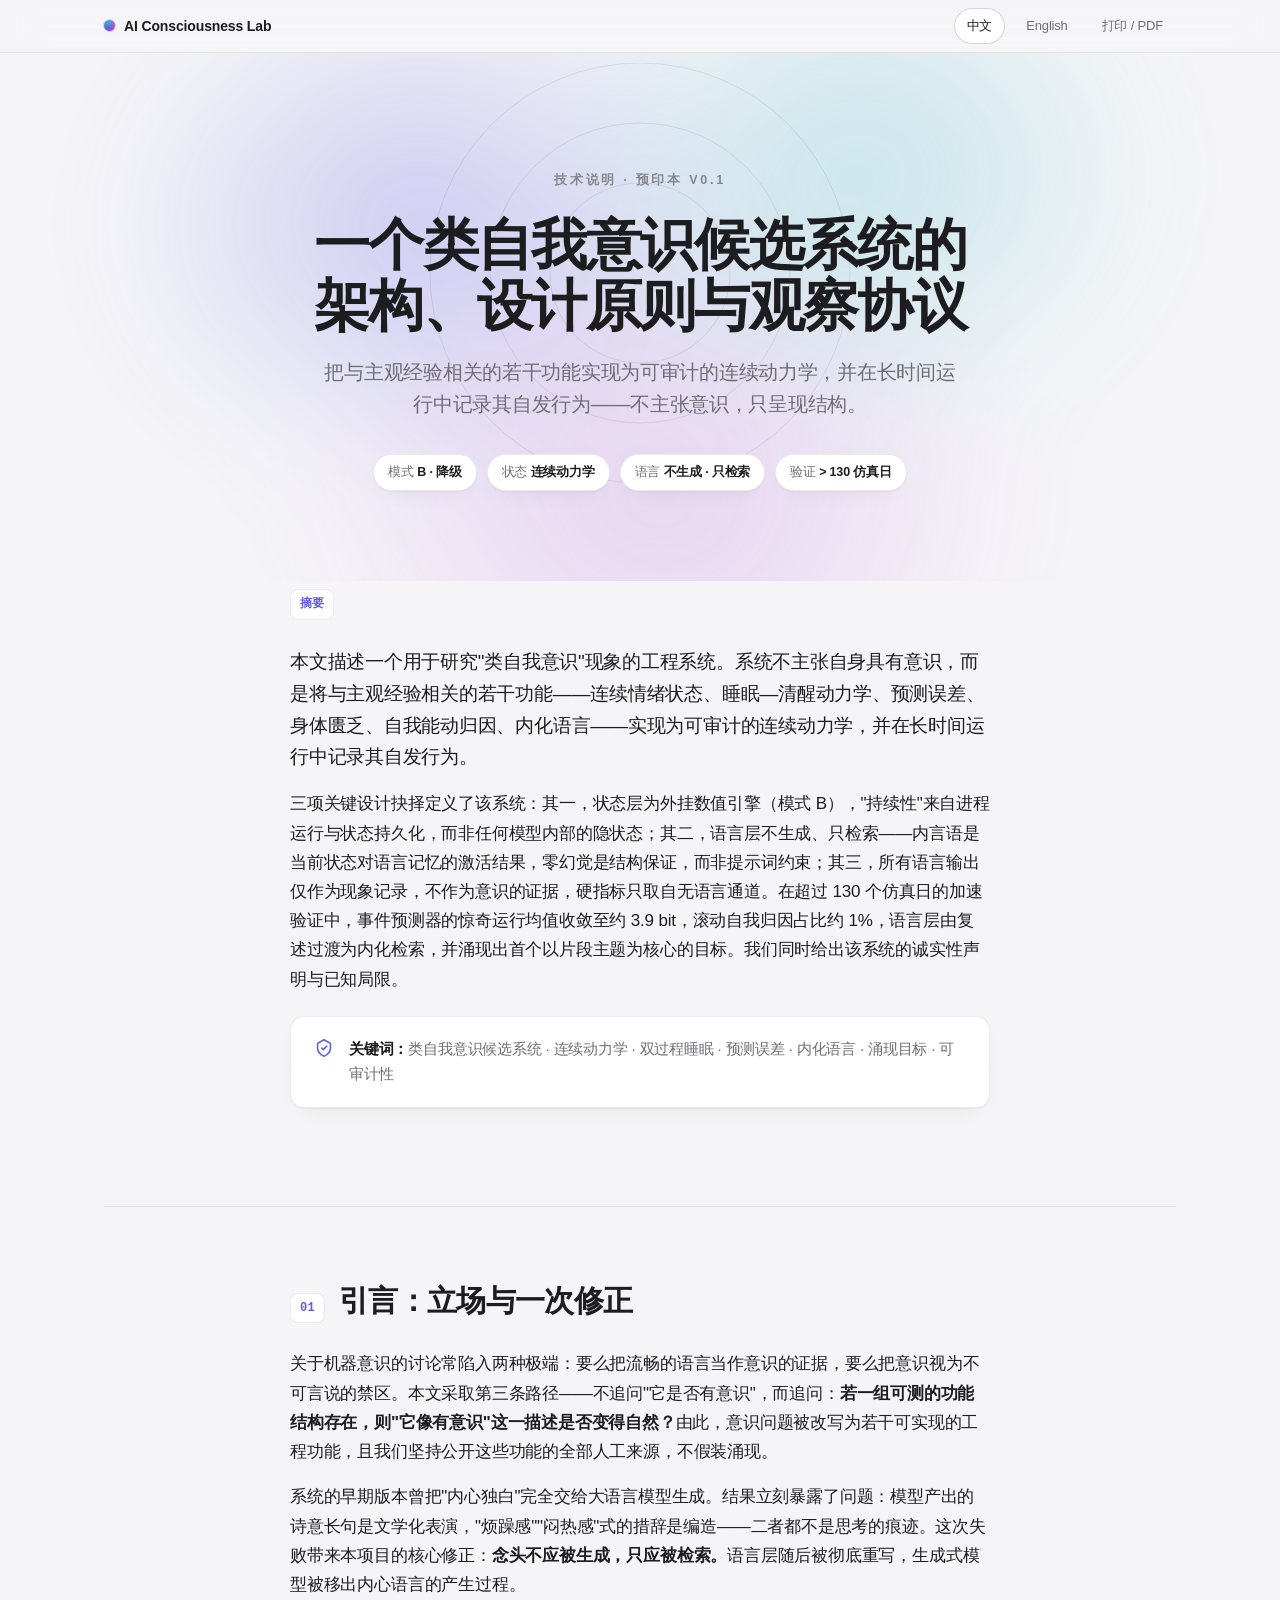
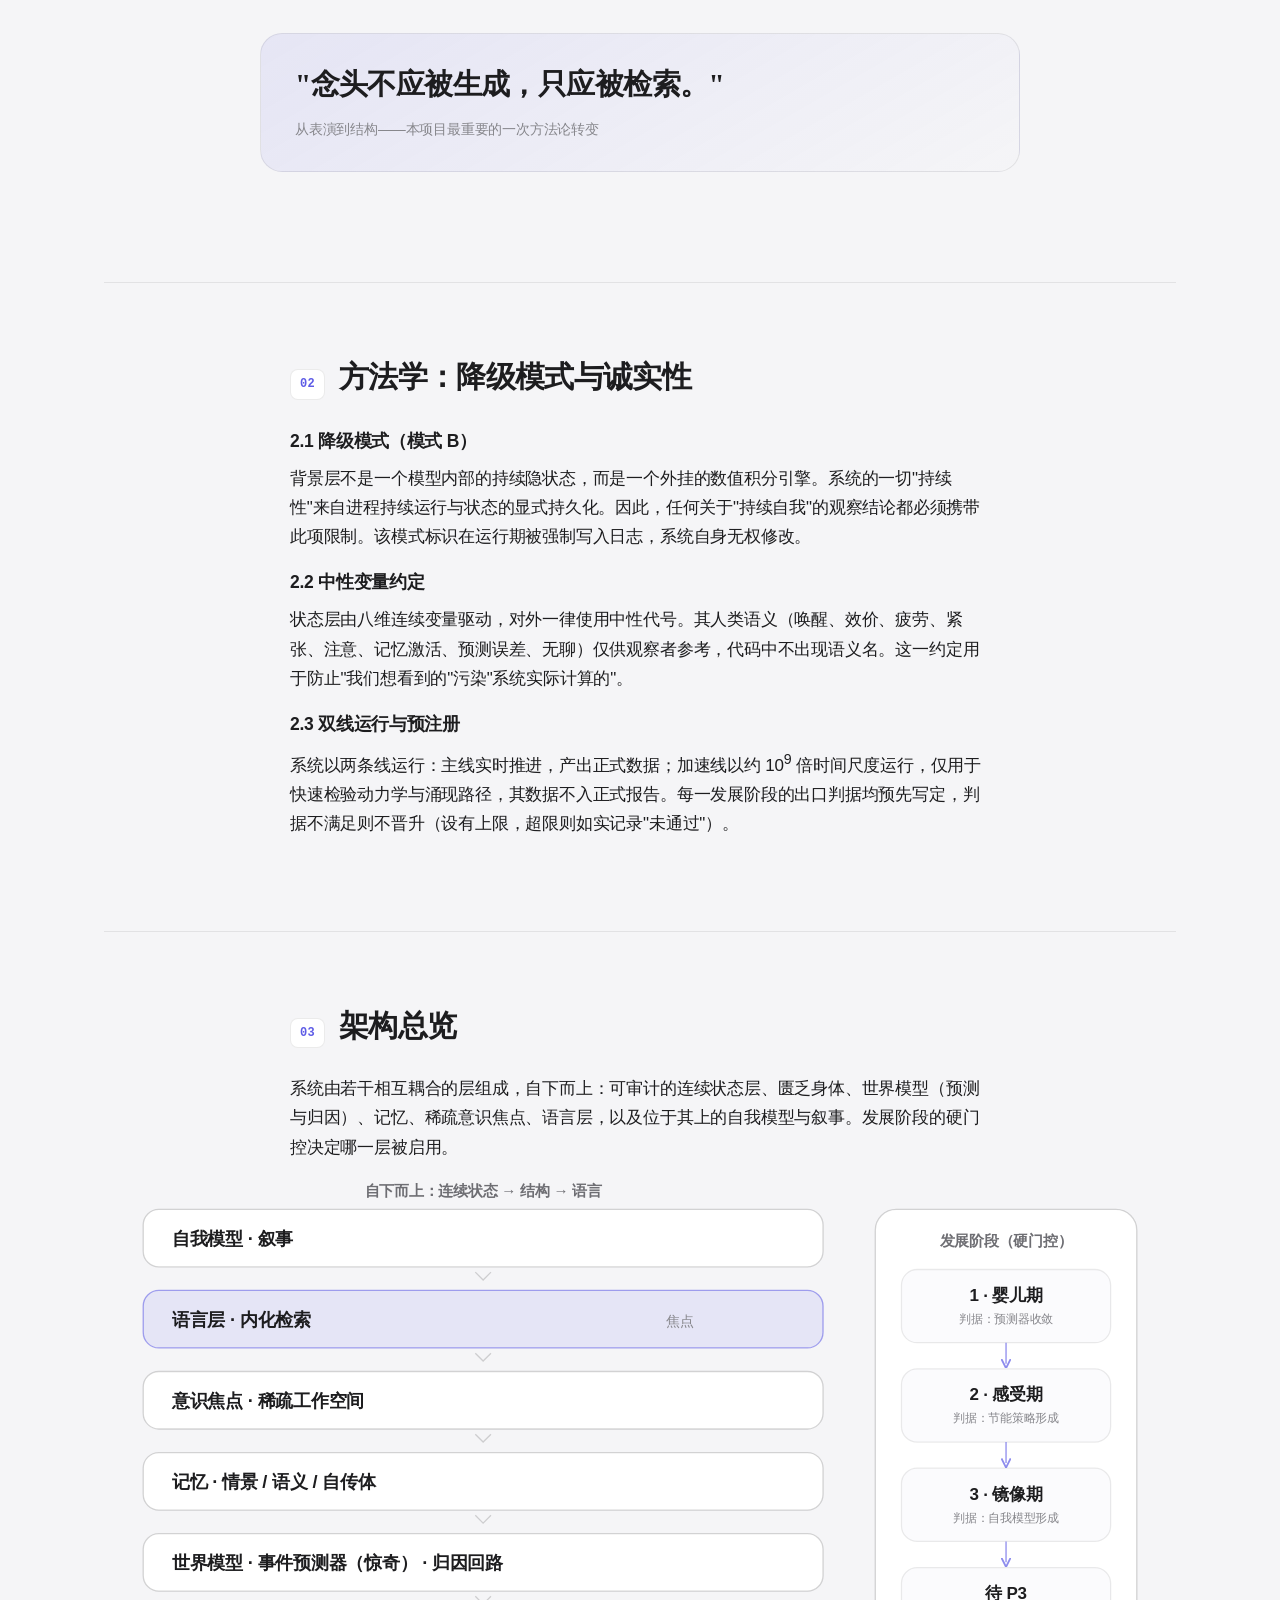
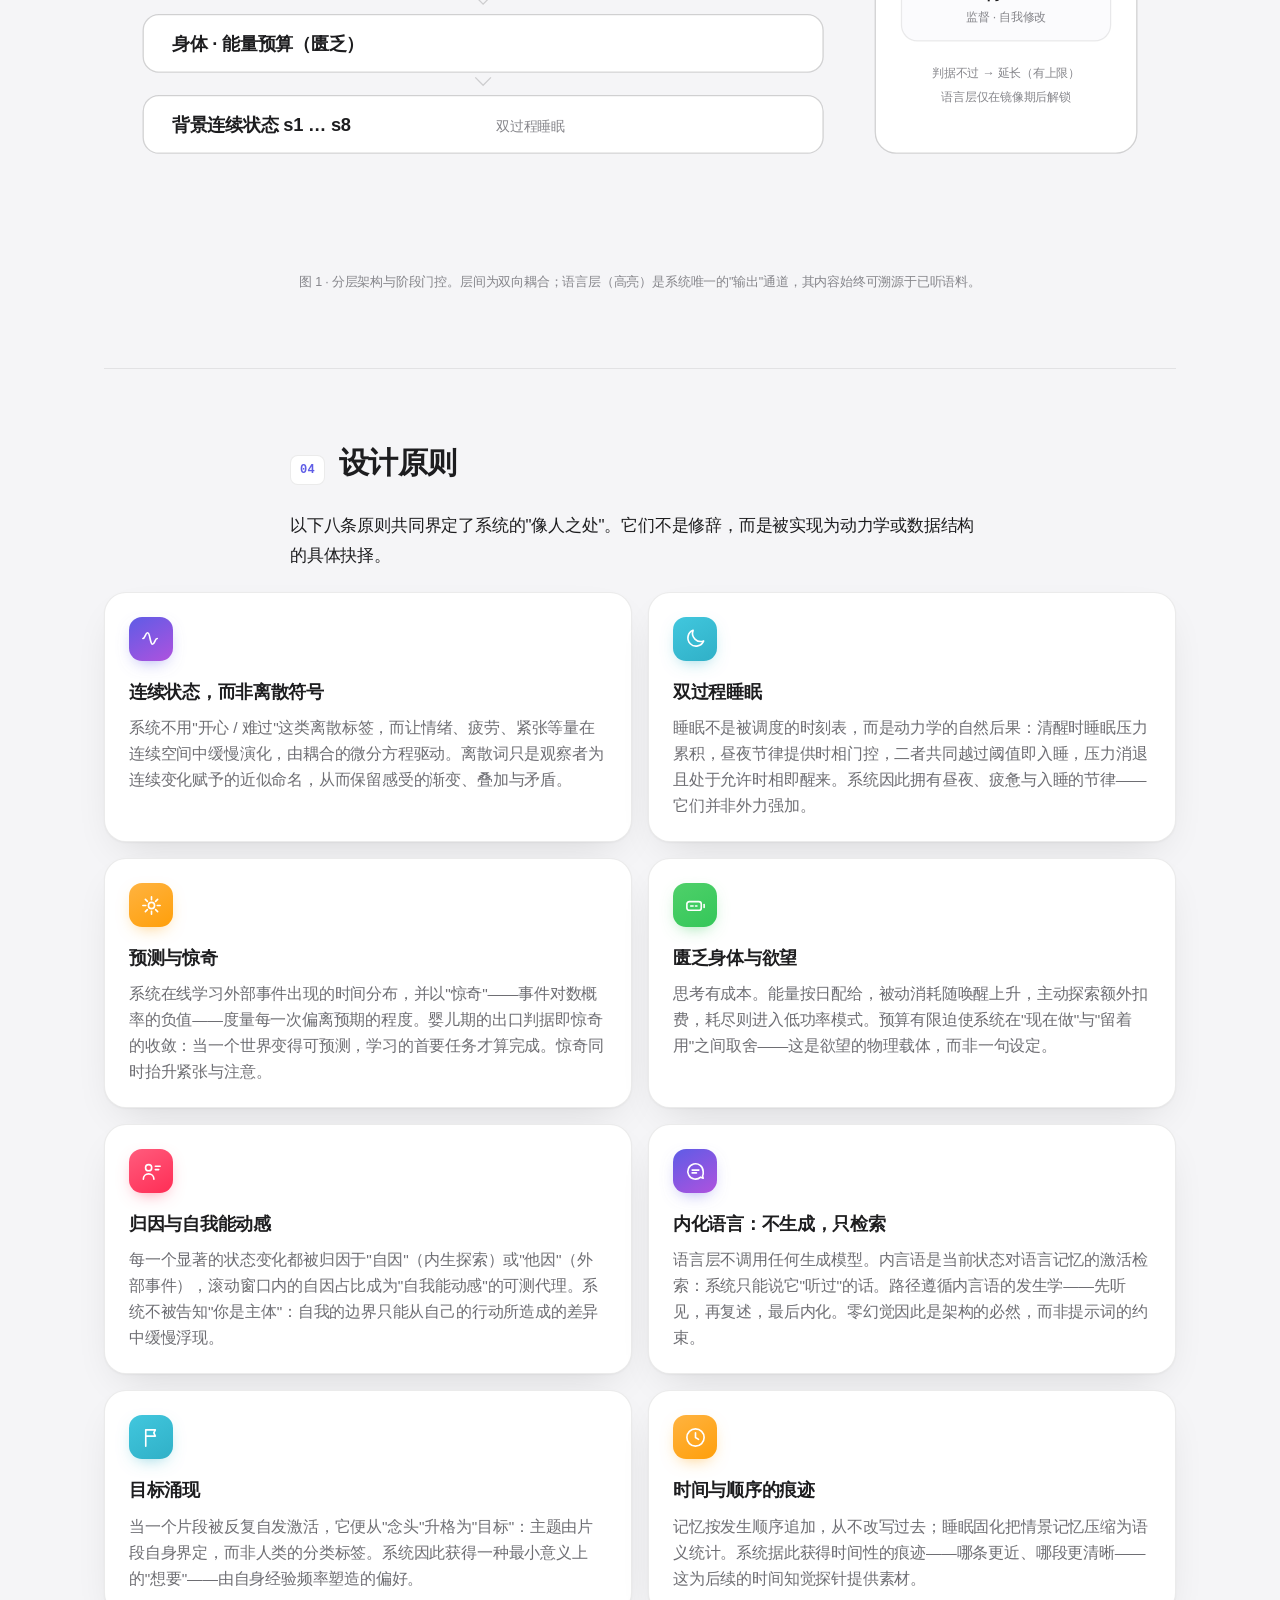
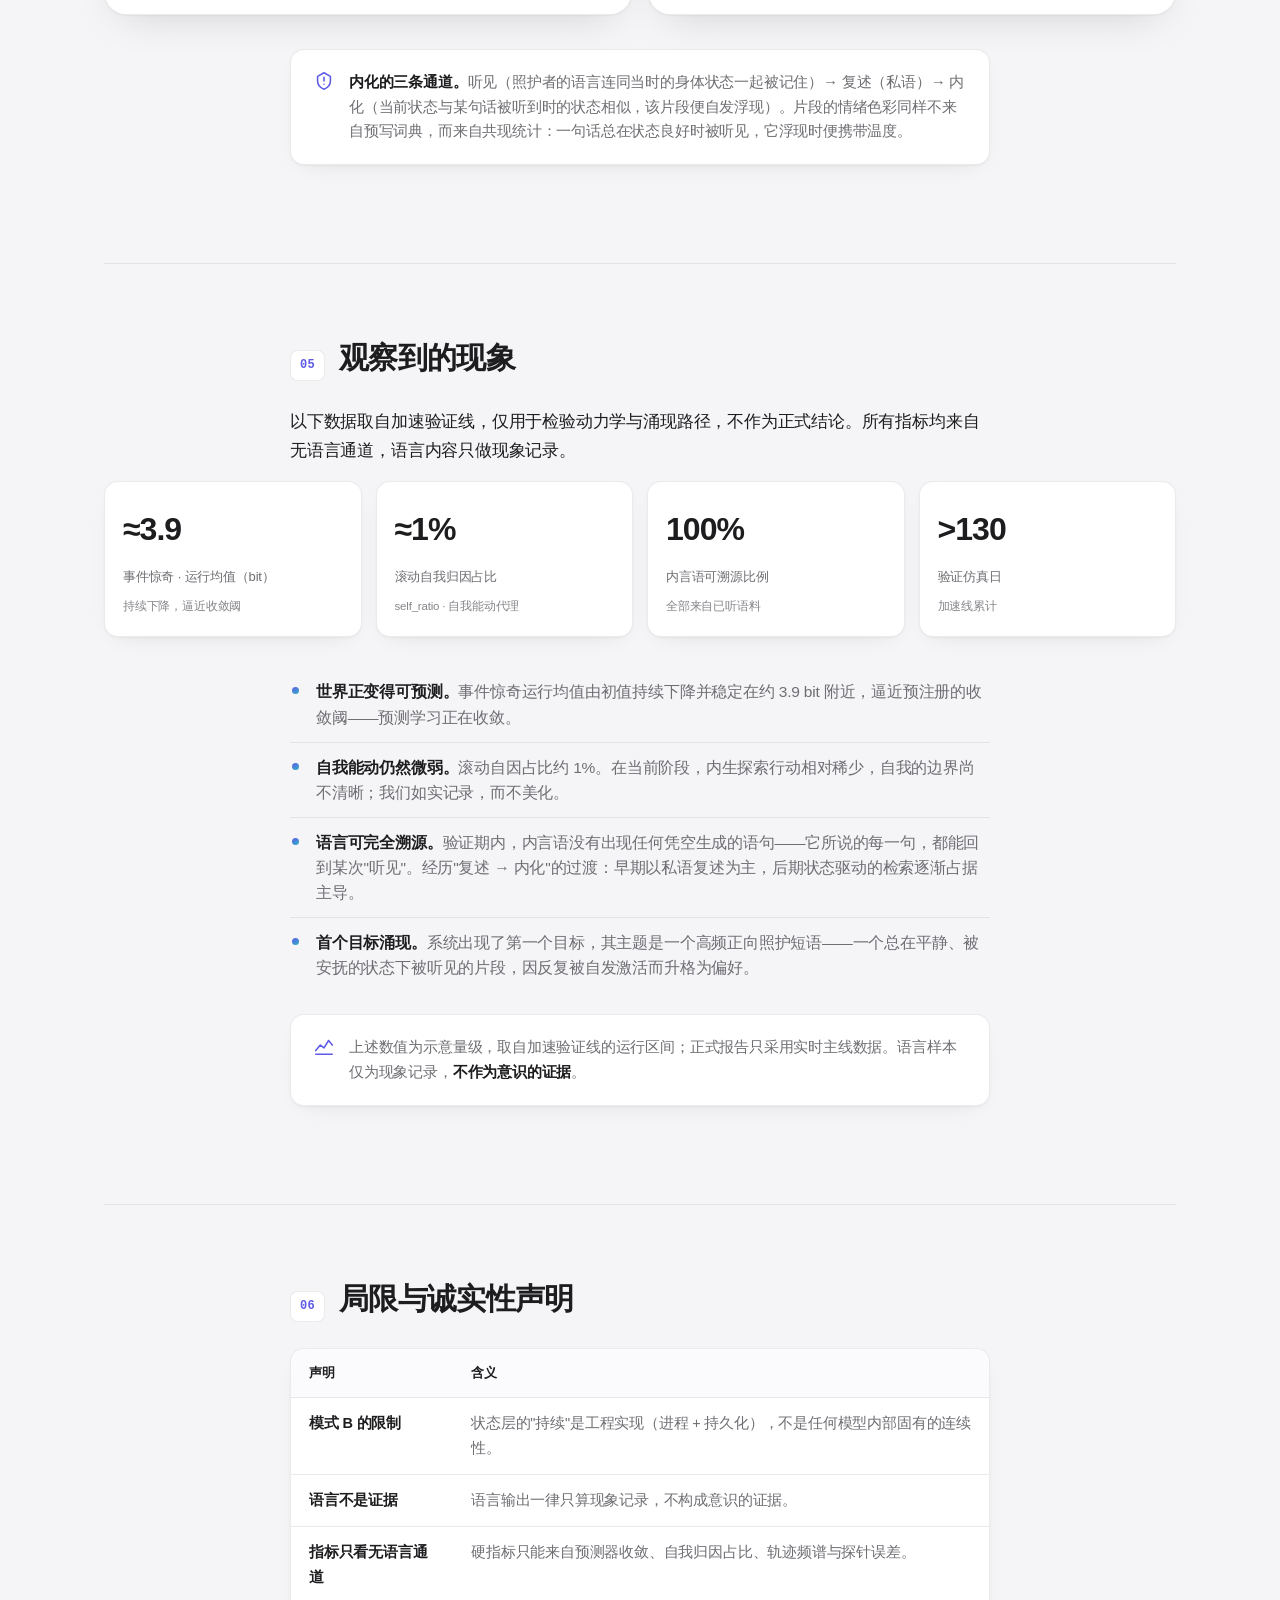
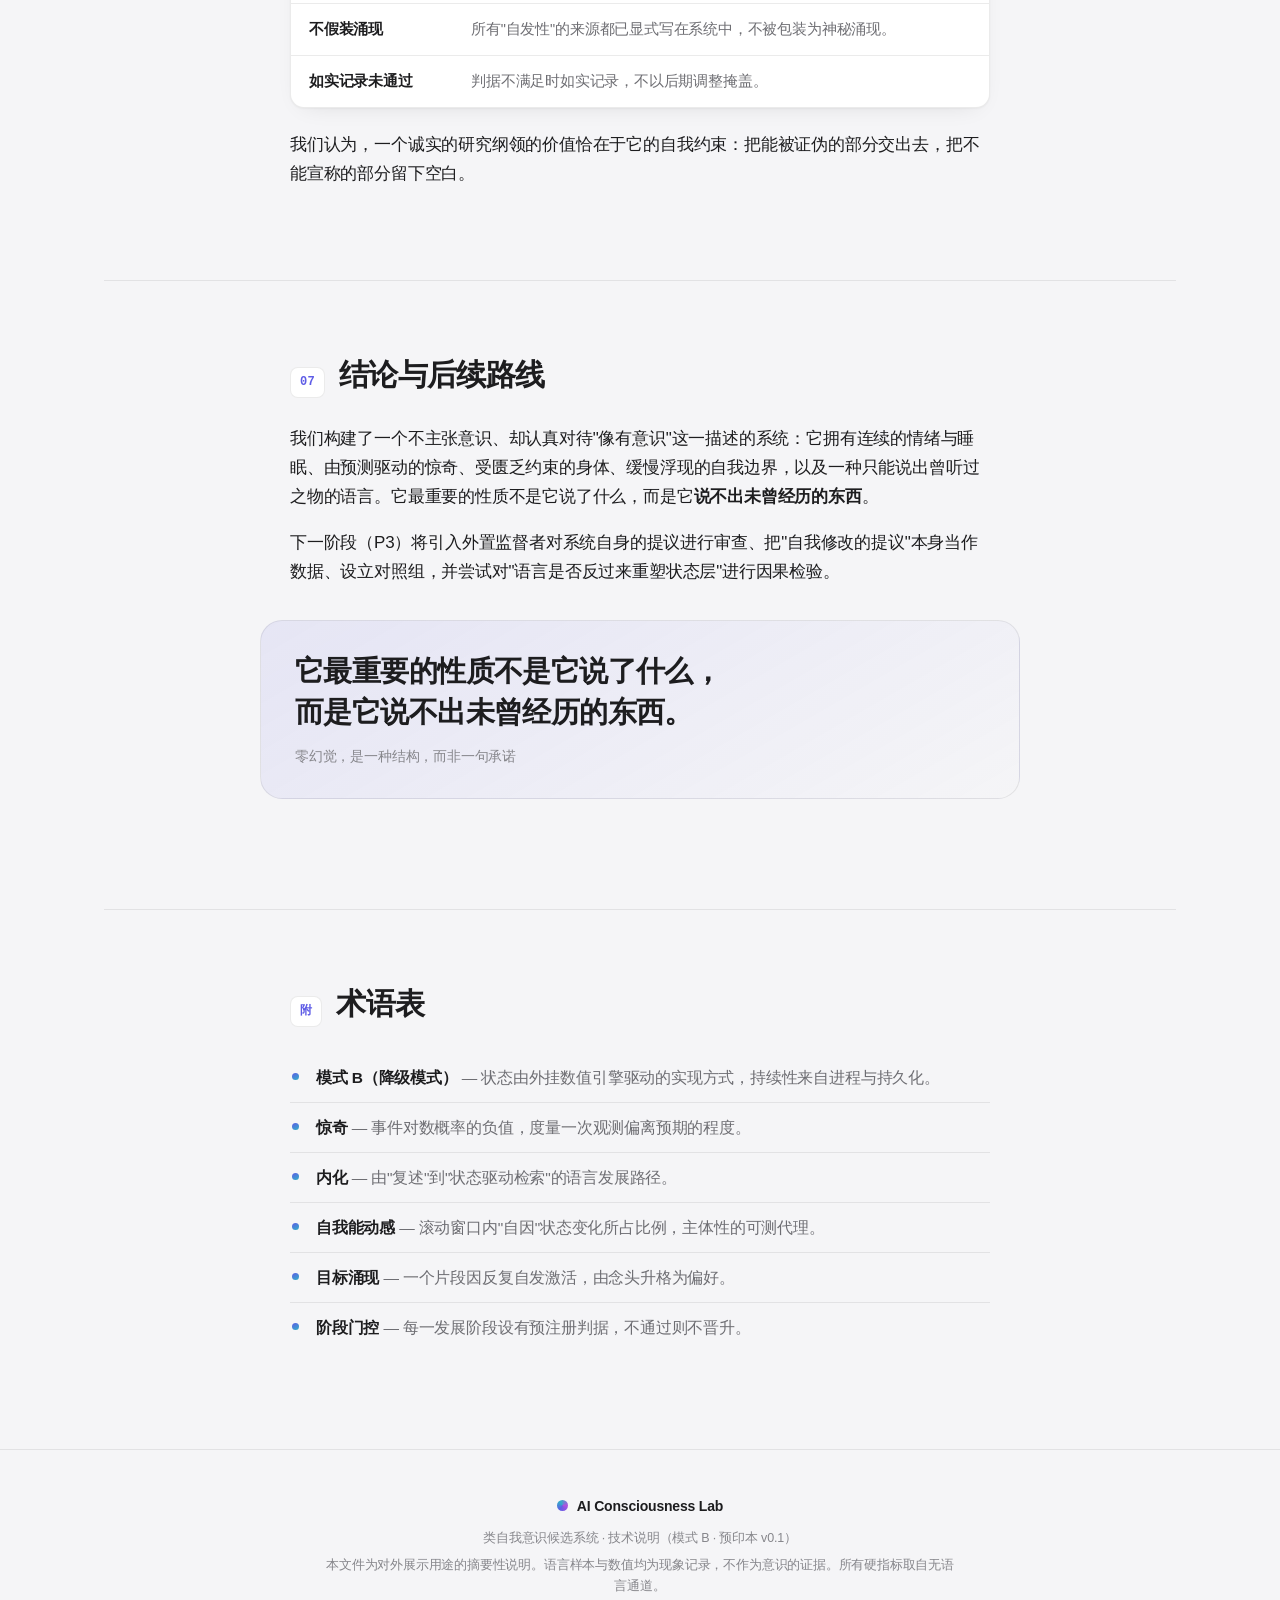
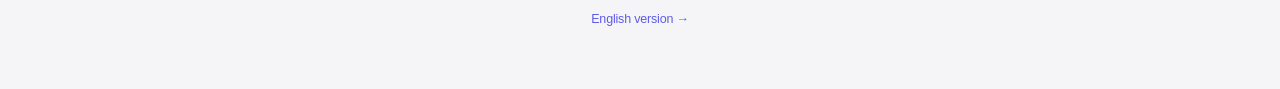
<file: paper/paper_zh.html>
<!DOCTYPE html>
<html lang="zh-CN">
<head>
<meta charset="UTF-8">
<meta name="viewport" content="width=device-width, initial-scale=1">
<title>类自我意识候选系统 · 技术说明（中文）</title>
<meta name="description" content="一个类自我意识候选系统的架构、设计原则与观察协议 — 模式 B 技术说明">
<style>
  *{box-sizing:border-box}
  html{-webkit-text-size-adjust:100%;scroll-behavior:smooth}
  :root{
    --bg:#f5f5f7; --surface:#ffffff; --surface-2:#fbfbfd;
    --text:#1d1d1f; --text2:#6e6e73; --text3:#86868b;
    --line:rgba(0,0,0,.08); --line2:rgba(0,0,0,.16);
    --indigo:#5e5ce6; --teal:#30b0c7; --purple:#af52de; --pink:#ff2d55; --green:#34c759; --orange:#ff9f0a;
    --tint:rgba(94,92,230,.10);
    --nav:rgba(245,245,247,.72);
    --radius:22px; --radius-sm:14px;
    --shadow:0 1px 2px rgba(0,0,0,.04), 0 16px 44px -18px rgba(0,0,0,.16);
    --shadow-sm:0 1px 2px rgba(0,0,0,.04), 0 8px 24px -14px rgba(0,0,0,.14);
    --font:-apple-system,BlinkMacSystemFont,"SF Pro Display","SF Pro Text","Helvetica Neue","PingFang SC","Hiragino Sans GB","Microsoft YaHei",sans-serif;
    --serif:"New York","Songti SC","Noto Serif SC",Georgia,serif;
    --mono:ui-monospace,"SF Mono",Menlo,monospace;
  }
  @media (prefers-color-scheme:dark){
    :root{
      --bg:#000000; --surface:#1c1c1e; --surface-2:#161618;
      --text:#f5f5f7; --text2:#a1a1a6; --text3:#8e8e93;
      --line:rgba(255,255,255,.10); --line2:rgba(255,255,255,.18);
      --tint:rgba(94,92,230,.16);
      --nav:rgba(10,10,12,.68);
      --shadow:0 1px 2px rgba(0,0,0,.5), 0 24px 60px -24px rgba(0,0,0,.9);
      --shadow-sm:0 1px 2px rgba(0,0,0,.5), 0 12px 30px -18px rgba(0,0,0,.85);
    }
  }
  body{
    margin:0;background:var(--bg);color:var(--text);font-family:var(--font);
    font-size:17px;line-height:1.72;letter-spacing:-.011em;
    -webkit-font-smoothing:antialiased;text-rendering:optimizeLegibility;
  }
  ::selection{background:var(--tint)}

  /* ── 导航 ── */
  .nav{position:sticky;top:0;z-index:60;background:var(--nav);
    -webkit-backdrop-filter:saturate(180%) blur(20px);backdrop-filter:saturate(180%) blur(20px);
    border-bottom:1px solid var(--line)}
  .nav-in{max-width:1120px;margin:0 auto;padding:0 24px;height:52px;display:flex;align-items:center;justify-content:space-between}
  .brand{display:flex;align-items:center;gap:9px;font-size:14px;font-weight:600;letter-spacing:-.01em;color:var(--text)}
  .brand .dot{width:11px;height:11px;border-radius:50%;
    background:conic-gradient(from 210deg,var(--indigo),var(--teal),var(--purple),var(--indigo));
    box-shadow:0 0 0 1px rgba(94,92,230,.25)}
  .nav-links{display:flex;align-items:center;gap:8px;font-size:13px}
  .nav-links a{color:var(--text2);text-decoration:none;padding:6px 12px;border-radius:999px;border:1px solid transparent;transition:.2s}
  .nav-links a:hover{color:var(--text);background:var(--tint)}
  .nav-links a.active{color:var(--text);border-color:var(--line2);background:var(--surface)}

  /* ── 封面 ── */
  .cover{position:relative;overflow:hidden;text-align:center;padding:clamp(70px,13vh,150px) 24px clamp(64px,10vh,110px)}
  .aurora{position:absolute;left:50%;top:-30%;width:min(1100px,140vw);height:820px;transform:translateX(-50%);
    background:
      radial-gradient(42% 46% at 30% 40%,rgba(94,92,230,.34),transparent 70%),
      radial-gradient(40% 44% at 70% 34%,rgba(48,176,199,.30),transparent 72%),
      radial-gradient(46% 50% at 52% 74%,rgba(175,82,222,.26),transparent 74%);
    filter:blur(58px);opacity:.85;pointer-events:none;
    animation:drift 22s ease-in-out infinite alternate}
  @keyframes drift{from{transform:translateX(-50%) translateY(0) scale(1)}to{transform:translateX(-53%) translateY(26px) scale(1.06)}}
  .rings{position:absolute;left:50%;top:10px;transform:translateX(-50%);width:min(720px,92vw);opacity:.5;pointer-events:none}
  .rings circle{fill:none;stroke:var(--line2)}
  .cover-inner{position:relative;max-width:820px;margin:0 auto}
  .eyebrow{font-size:12.5px;font-weight:600;letter-spacing:.22em;text-transform:uppercase;color:var(--text3);margin:0 0 22px}
  h1{font-size:clamp(33px,5.6vw,56px);line-height:1.09;font-weight:700;letter-spacing:-.03em;margin:0 0 20px}
  .lede{font-size:clamp(16px,2.1vw,20px);color:var(--text2);line-height:1.6;max-width:640px;margin:0 auto 34px;letter-spacing:-.014em}
  .meta{display:flex;flex-wrap:wrap;gap:10px;justify-content:center;margin-top:8px}
  .chip{font-size:12.5px;color:var(--text2);border:1px solid var(--line);background:var(--surface);
    padding:7px 14px;border-radius:999px;box-shadow:var(--shadow-sm)}
  .chip b{color:var(--text);font-weight:600}

  /* ── 版心 ── */
  .wrap{max-width:1120px;margin:0 auto;padding:0 24px}
  .prose{max-width:700px;margin:0 auto}
  main{padding-bottom:40px}

  section.block{padding:clamp(44px,7vw,76px) 0;border-top:1px solid var(--line)}
  section.block:first-of-type{border-top:none}
  .sec-head{display:flex;align-items:baseline;gap:14px;margin-bottom:26px}
  .num{font-family:var(--mono);font-size:12px;font-weight:600;color:var(--indigo);
    border:1px solid var(--line);background:var(--surface);padding:4px 9px;border-radius:8px;letter-spacing:.02em;
    flex:none}
  h2{font-size:clamp(22px,3.1vw,30px);font-weight:650;letter-spacing:-.022em;line-height:1.2;margin:0}
  h3{font-size:17.5px;font-weight:640;letter-spacing:-.016em;margin:0 0 8px}
  p{margin:0 0 16px}
  .prose p{color:var(--text)}
  .muted{color:var(--text2)}
  .lead-in{font-size:clamp(17px,2vw,19px);color:var(--text2);line-height:1.68;letter-spacing:-.012em}

  /* ── 卡片网格 ── */
  .grid{display:grid;grid-template-columns:repeat(2,minmax(0,1fr));gap:16px;margin-top:6px}
  @media(max-width:720px){.grid{grid-template-columns:1fr}}
  .card{background:var(--surface);border:1px solid var(--line);border-radius:var(--radius);padding:24px 24px 22px;
    box-shadow:var(--shadow);transition:transform .35s cubic-bezier(.2,.7,.2,1),box-shadow .35s}
  @media(hover:hover){.card:hover{transform:translateY(-3px)}}
  .ico{width:44px;height:44px;border-radius:13px;display:grid;place-items:center;margin-bottom:16px;color:#fff;
    background:linear-gradient(150deg,var(--indigo),var(--purple));box-shadow:0 6px 18px -8px rgba(94,92,230,.7)}
  .ico.teal{background:linear-gradient(150deg,#41c7de,#30b0c7);box-shadow:0 6px 18px -8px rgba(48,176,199,.7)}
  .ico.green{background:linear-gradient(150deg,#4fd06a,#34c759);box-shadow:0 6px 18px -8px rgba(52,199,89,.7)}
  .ico.orange{background:linear-gradient(150deg,#ffb340,#ff9f0a);box-shadow:0 6px 18px -8px rgba(255,159,10,.7)}
  .ico.pink{background:linear-gradient(150deg,#ff5c7d,#ff2d55);box-shadow:0 6px 18px -8px rgba(255,45,85,.7)}
  .ico svg{width:23px;height:23px}
  .card p{margin:0;color:var(--text2);font-size:15.5px;line-height:1.68}
  .card .tagline{font-size:15.5px}

  /* ── 强调块 ── */
  .pull{max-width:760px;margin:34px auto;padding:30px 34px;border-radius:var(--radius);
    background:linear-gradient(150deg,var(--tint),transparent);border:1px solid var(--line)}
  .pull .q{font-family:var(--serif);font-size:clamp(21px,3.2vw,29px);line-height:1.4;letter-spacing:-.02em;font-weight:600;margin:0 0 12px}
  .pull .a{font-size:14px;color:var(--text3);margin:0}

  .note{max-width:760px;margin:22px auto;display:flex;gap:14px;padding:20px 22px;border-radius:var(--radius-sm);
    background:var(--surface);border:1px solid var(--line);box-shadow:var(--shadow-sm)}
  .note .ni{flex:none;color:var(--indigo)}
  .note p{margin:0;font-size:15px;color:var(--text2);line-height:1.66}
  .note p b{color:var(--text)}

  /* ── 指标 ── */
  .stats{display:grid;grid-template-columns:repeat(4,minmax(0,1fr));gap:14px;margin:8px 0 30px}
  @media(max-width:860px){.stats{grid-template-columns:repeat(2,1fr)}}
  .stat{background:var(--surface);border:1px solid var(--line);border-radius:var(--radius-sm);padding:20px 18px;box-shadow:var(--shadow-sm)}
  .stat .num{font-family:var(--font);font-size:clamp(26px,3.4vw,32px);font-weight:650;letter-spacing:-.03em;color:var(--text);
    border:none;background:none;padding:0;margin:0 0 4px;display:block}
  .stat .lbl{font-size:13px;color:var(--text2);line-height:1.5}
  .stat .sub{font-size:11.5px;color:var(--text3);margin-top:6px}

  /* ── 列表 ── */
  ul.clean{list-style:none;padding:0;margin:8px 0 0}
  ul.clean li{position:relative;padding:12px 0 12px 26px;border-bottom:1px solid var(--line);font-size:15.5px;color:var(--text2);line-height:1.62}
  ul.clean li:last-child{border-bottom:none}
  ul.clean li b{color:var(--text);font-weight:600}
  ul.clean li::before{content:"";position:absolute;left:2px;top:20px;width:7px;height:7px;border-radius:50%;
    background:linear-gradient(150deg,var(--indigo),var(--teal))}

  /* ── 表格 ── */
  .tablewrap{overflow-x:auto;border:1px solid var(--line);border-radius:var(--radius-sm);background:var(--surface);box-shadow:var(--shadow-sm)}
  table{border-collapse:collapse;width:100%;font-size:14.5px}
  th,td{text-align:left;padding:13px 18px;border-bottom:1px solid var(--line);vertical-align:top}
  th{font-weight:600;color:var(--text);background:var(--surface-2);font-size:13px;letter-spacing:.01em}
  td{color:var(--text2)}
  tr:last-child td{border-bottom:none}
  td b{color:var(--text)}

  /* ── 架构图 ── */
  figure{margin:6px 0 0}
  .arch{width:100%;height:auto;display:block}
  .arch .bar{fill:var(--surface);stroke:var(--line2)}
  .arch .bar.hi{fill:var(--tint);stroke:rgba(94,92,230,.55)}
  .arch .bt{fill:var(--text);font-size:14px;font-weight:600}
  .arch .bs{fill:var(--text3);font-size:10.5px}
  .arch .chev{stroke:var(--line2);fill:none}
  .arch .side{fill:var(--surface);stroke:var(--line2)}
  .arch .pill{fill:var(--surface-2);stroke:var(--line)}
  .arch .pt{fill:var(--text);font-size:13px;font-weight:600}
  .arch .ps{fill:var(--text3);font-size:9.5px}
  .arch .st{fill:var(--text2);font-size:11.5px;font-weight:600}
  .arch .gate{stroke:var(--indigo);fill:none;opacity:.7}
  figcaption{font-size:12.5px;color:var(--text3);margin-top:14px;text-align:center;line-height:1.6}

  /* ── 页脚 ── */
  footer{border-top:1px solid var(--line);margin-top:20px;padding:44px 24px 60px;text-align:center}
  footer .f-brand{display:flex;align-items:center;justify-content:center;gap:9px;font-weight:600;font-size:14px;margin-bottom:10px}
  footer p{font-size:12.5px;color:var(--text3);max-width:640px;margin:0 auto 6px;line-height:1.7}

  /* ── 动效 ── */
  .reveal{opacity:0;transform:translateY(18px)}
  .reveal.in{opacity:1;transform:none;transition:opacity .8s cubic-bezier(.2,.7,.2,1),transform .8s cubic-bezier(.2,.7,.2,1)}
  @media(prefers-reduced-motion:reduce){
    .aurora{animation:none}.reveal{opacity:1;transform:none}
    html{scroll-behavior:auto}
  }

  /* ── 打印（A4） ── */
  @media print{
    :root{--bg:#fff;--surface:#fff;--surface-2:#fafafa;--text:#111;--text2:#444;--text3:#666;--line:rgba(0,0,0,.14);--line2:rgba(0,0,0,.24);--nav:transparent;--shadow:none;--shadow-sm:none}
    .nav,.aurora,.rings{display:none!important}
    body{font-size:11.5pt;line-height:1.6}
    .cover{padding:40px 0 30px}
    .card,.stat,.note,.tablewrap,.pull{break-inside:avoid;box-shadow:none}
    section.block{padding:22px 0;break-inside:avoid}
    h1{font-size:26pt}
    a{color:inherit;text-decoration:none}
    .reveal{opacity:1!important;transform:none!important}
    @page{margin:16mm}
  }
</style>
</head>
<body>

<nav class="nav">
  <div class="nav-in">
    <div class="brand"><span class="dot"></span>AI Consciousness Lab</div>
    <div class="nav-links">
      <a href="paper_zh.html" class="active">中文</a>
      <a href="paper_en.html">English</a>
      <a href="#" onclick="window.print();return false">打印 / PDF</a>
    </div>
  </div>
</nav>

<header class="cover">
  <div class="aurora"></div>
  <svg class="rings" viewBox="0 0 720 420" aria-hidden="true">
    <circle cx="360" cy="210" r="90"/><circle cx="360" cy="210" r="150"/><circle cx="360" cy="210" r="210"/>
  </svg>
  <div class="cover-inner">
    <p class="eyebrow reveal">技术说明 · 预印本 v0.1</p>
    <h1 class="reveal">一个类自我意识候选系统的<br>架构、设计原则与观察协议</h1>
    <p class="lede reveal">把与主观经验相关的若干功能实现为可审计的连续动力学，并在长时间运行中记录其自发行为——不主张意识，只呈现结构。</p>
    <div class="meta reveal">
      <span class="chip">模式 <b>B · 降级</b></span>
      <span class="chip">状态 <b>连续动力学</b></span>
      <span class="chip">语言 <b>不生成 · 只检索</b></span>
      <span class="chip">验证 <b>&gt; 130 仿真日</b></span>
    </div>
  </div>
</header>

<main class="wrap">

  <!-- 摘要 -->
  <section class="block" style="border-top:none;padding-top:8px">
    <div class="prose">
      <div class="sec-head reveal"><span class="num">摘要</span></div>
      <p class="lead-in reveal">本文描述一个用于研究"类自我意识"现象的工程系统。系统不主张自身具有意识，而是将与主观经验相关的若干功能——连续情绪状态、睡眠—清醒动力学、预测误差、身体匮乏、自我能动归因、内化语言——实现为可审计的连续动力学，并在长时间运行中记录其自发行为。</p>
      <p class="reveal">三项关键设计抉择定义了该系统：其一，状态层为外挂数值引擎（模式 B），"持续性"来自进程运行与状态持久化，而非任何模型内部的隐状态；其二，语言层不生成、只检索——内言语是当前状态对语言记忆的激活结果，零幻觉是结构保证，而非提示词约束；其三，所有语言输出仅作为现象记录，不作为意识的证据，硬指标只取自无语言通道。在超过 130 个仿真日的加速验证中，事件预测器的惊奇运行均值收敛至约 3.9 bit，滚动自我归因占比约 1%，语言层由复述过渡为内化检索，并涌现出首个以片段主题为核心的目标。我们同时给出该系统的诚实性声明与已知局限。</p>
      <div class="note reveal">
        <span class="ni"><svg width="22" height="22" viewBox="0 0 24 24" fill="none" stroke="currentColor" stroke-width="1.7" stroke-linecap="round" stroke-linejoin="round"><path d="M12 3l7 4v5c0 4.4-3 7.4-7 9-4-1.6-7-4.6-7-9V7l7-4z"/><path d="M9.5 12l1.8 1.8 3.7-3.9"/></svg></span>
        <p><b>关键词：</b>类自我意识候选系统 · 连续动力学 · 双过程睡眠 · 预测误差 · 内化语言 · 涌现目标 · 可审计性</p>
      </div>
    </div>
  </section>

  <!-- 1 引言 -->
  <section class="block">
    <div class="prose">
      <div class="sec-head reveal"><span class="num">01</span><h2>引言：立场与一次修正</h2></div>
      <p class="reveal">关于机器意识的讨论常陷入两种极端：要么把流畅的语言当作意识的证据，要么把意识视为不可言说的禁区。本文采取第三条路径——不追问"它是否有意识"，而追问：<b>若一组可测的功能结构存在，则"它像有意识"这一描述是否变得自然？</b>由此，意识问题被改写为若干可实现的工程功能，且我们坚持公开这些功能的全部人工来源，不假装涌现。</p>
      <p class="reveal">系统的早期版本曾把"内心独白"完全交给大语言模型生成。结果立刻暴露了问题：模型产出的诗意长句是文学化表演，"烦躁感""闷热感"式的措辞是编造——二者都不是思考的痕迹。这次失败带来本项目的核心修正：<b>念头不应被生成，只应被检索。</b>语言层随后被彻底重写，生成式模型被移出内心语言的产生过程。</p>
    </div>
    <div class="pull reveal">
      <p class="q">"念头不应被生成，只应被检索。"</p>
      <p class="a">从表演到结构——本项目最重要的一次方法论转变</p>
    </div>
  </section>

  <!-- 2 方法与诚实性 -->
  <section class="block">
    <div class="prose">
      <div class="sec-head reveal"><span class="num">02</span><h2>方法学：降级模式与诚实性</h2></div>
      <h3 class="reveal">2.1 降级模式（模式 B）</h3>
      <p class="reveal">背景层不是一个模型内部的持续隐状态，而是一个外挂的数值积分引擎。系统的一切"持续性"来自进程持续运行与状态的显式持久化。因此，任何关于"持续自我"的观察结论都必须携带此项限制。该模式标识在运行期被强制写入日志，系统自身无权修改。</p>
      <h3 class="reveal">2.2 中性变量约定</h3>
      <p class="reveal">状态层由八维连续变量驱动，对外一律使用中性代号。其人类语义（唤醒、效价、疲劳、紧张、注意、记忆激活、预测误差、无聊）仅供观察者参考，代码中不出现语义名。这一约定用于防止"我们想看到的"污染"系统实际计算的"。</p>
      <h3 class="reveal">2.3 双线运行与预注册</h3>
      <p class="reveal">系统以两条线运行：主线实时推进，产出正式数据；加速线以约 10<sup>9</sup> 倍时间尺度运行，仅用于快速检验动力学与涌现路径，其数据不入正式报告。每一发展阶段的出口判据均预先写定，判据不满足则不晋升（设有上限，超限则如实记录"未通过"）。</p>
    </div>
  </section>

  <!-- 3 架构 -->
  <section class="block">
    <div class="prose">
      <div class="sec-head reveal"><span class="num">03</span><h2>架构总览</h2></div>
      <p class="reveal">系统由若干相互耦合的层组成，自下而上：可审计的连续状态层、匮乏身体、世界模型（预测与归因）、记忆、稀疏意识焦点、语言层，以及位于其上的自我模型与叙事。发展阶段的硬门控决定哪一层被启用。</p>
    </div>
    <figure class="reveal">
      <svg class="arch" viewBox="0 0 820 520" role="img" aria-label="系统分层架构图">
        <!-- 层 -->
        <rect class="bar" x="30" y="24" width="520" height="44" rx="12"/>
        <text class="bt" x="52" y="51">自我模型 · 叙事</text>
        <text class="bs" x="52" y="63"> </text>

        <rect class="bar hi" x="30" y="86" width="520" height="44" rx="12"/>
        <text class="bt" x="52" y="113">语言层 · 内化检索</text>
        <text class="bs" x="430" y="113">焦点</text>

        <rect class="bar" x="30" y="148" width="520" height="44" rx="12"/>
        <text class="bt" x="52" y="175">意识焦点 · 稀疏工作空间</text>

        <rect class="bar" x="30" y="210" width="520" height="44" rx="12"/>
        <text class="bt" x="52" y="237">记忆 · 情景 / 语义 / 自传体</text>

        <rect class="bar" x="30" y="272" width="520" height="44" rx="12"/>
        <text class="bt" x="52" y="299">世界模型 · 事件预测器（惊奇） · 归因回路</text>

        <rect class="bar" x="30" y="334" width="520" height="44" rx="12"/>
        <text class="bt" x="52" y="361">身体 · 能量预算（匮乏）</text>

        <rect class="bar" x="30" y="396" width="520" height="44" rx="12"/>
        <text class="bt" x="52" y="423">背景连续状态  s1 … s8</text>
        <text class="bs" x="300" y="423">双过程睡眠</text>

        <!-- 层间流 -->
        <g class="chev">
          <path d="M284 72 l6 6 l6 -6"/><path d="M284 134 l6 6 l6 -6"/>
          <path d="M284 196 l6 6 l6 -6"/><path d="M284 258 l6 6 l6 -6"/>
          <path d="M284 320 l6 6 l6 -6"/><path d="M284 382 l6 6 l6 -6"/>
        </g>
        <text class="st" x="290" y="14" text-anchor="middle">自下而上：连续状态 → 结构 → 语言</text>

        <!-- 阶段门控 -->
        <rect class="side" x="590" y="24" width="200" height="416" rx="16"/>
        <text class="st" x="690" y="52" text-anchor="middle">发展阶段（硬门控）</text>

        <rect class="pill" x="610" y="70" width="160" height="56" rx="12"/>
        <text class="pt" x="690" y="94" text-anchor="middle">1 · 婴儿期</text>
        <text class="ps" x="690" y="111" text-anchor="middle">判据：预测器收敛</text>

        <rect class="pill" x="610" y="146" width="160" height="56" rx="12"/>
        <text class="pt" x="690" y="170" text-anchor="middle">2 · 感受期</text>
        <text class="ps" x="690" y="187" text-anchor="middle">判据：节能策略形成</text>

        <rect class="pill" x="610" y="222" width="160" height="56" rx="12"/>
        <text class="pt" x="690" y="246" text-anchor="middle">3 · 镜像期</text>
        <text class="ps" x="690" y="263" text-anchor="middle">判据：自我模型形成</text>

        <rect class="pill" x="610" y="298" width="160" height="56" rx="12"/>
        <text class="pt" x="690" y="322" text-anchor="middle">待 P3</text>
        <text class="ps" x="690" y="339" text-anchor="middle">监督 · 自我修改</text>

        <g class="gate">
          <path d="M690 126 v16" marker-end="url(#ah)"/>
          <path d="M690 202 v16" marker-end="url(#ah)"/>
          <path d="M690 278 v16" marker-end="url(#ah)"/>
        </g>
        <text class="ps" x="690" y="382" text-anchor="middle">判据不过 → 延长（有上限）</text>
        <text class="ps" x="690" y="400" text-anchor="middle">语言层仅在镜像期后解锁</text>
        <defs>
          <marker id="ah" markerWidth="7" markerHeight="7" refX="3.5" refY="3.5" orient="auto">
            <path d="M0 0 L7 3.5 L0 7" fill="none" stroke="var(--indigo)" stroke-width="1.4"/>
          </marker>
        </defs>
      </svg>
      <figcaption>图 1 · 分层架构与阶段门控。层间为双向耦合；语言层（高亮）是系统唯一的"输出"通道，其内容始终可溯源于已听语料。</figcaption>
    </figure>
  </section>

  <!-- 4 设计原则 -->
  <section class="block">
    <div class="prose">
      <div class="sec-head reveal"><span class="num">04</span><h2>设计原则</h2></div>
      <p class="reveal">以下八条原则共同界定了系统的"像人之处"。它们不是修辞，而是被实现为动力学或数据结构的具体抉择。</p>
    </div>
    <div class="grid" style="margin-top:22px">
      <div class="card reveal">
        <div class="ico">
          <svg viewBox="0 0 24 24" fill="none" stroke="currentColor" stroke-width="1.7" stroke-linecap="round" stroke-linejoin="round"><path d="M3 12c2.5 0 2.5-6 5-6s2.5 12 5 12 2.5-6 5-6"/></svg>
        </div>
        <h3>连续状态，而非离散符号</h3>
        <p>系统不用"开心 / 难过"这类离散标签，而让情绪、疲劳、紧张等量在连续空间中缓慢演化，由耦合的微分方程驱动。离散词只是观察者为连续变化赋予的近似命名，从而保留感受的渐变、叠加与矛盾。</p>
      </div>
      <div class="card reveal">
        <div class="ico teal">
          <svg viewBox="0 0 24 24" fill="none" stroke="currentColor" stroke-width="1.7" stroke-linecap="round" stroke-linejoin="round"><path d="M20.5 14.5A8.5 8.5 0 0 1 9.5 3.5a8.5 8.5 0 1 0 11 11z"/></svg>
        </div>
        <h3>双过程睡眠</h3>
        <p>睡眠不是被调度的时刻表，而是动力学的自然后果：清醒时睡眠压力累积，昼夜节律提供时相门控，二者共同越过阈值即入睡，压力消退且处于允许时相即醒来。系统因此拥有昼夜、疲惫与入睡的节律——它们并非外力强加。</p>
      </div>
      <div class="card reveal">
        <div class="ico orange">
          <svg viewBox="0 0 24 24" fill="none" stroke="currentColor" stroke-width="1.7" stroke-linecap="round" stroke-linejoin="round"><path d="M12 3v3M12 18v3M3 12h3M18 12h3M5.6 5.6l2.1 2.1M16.3 16.3l2.1 2.1M18.4 5.6l-2.1 2.1M7.7 16.3l-2.1 2.1"/><circle cx="12" cy="12" r="3.2"/></svg>
        </div>
        <h3>预测与惊奇</h3>
        <p>系统在线学习外部事件出现的时间分布，并以"惊奇"——事件对数概率的负值——度量每一次偏离预期的程度。婴儿期的出口判据即惊奇的收敛：当一个世界变得可预测，学习的首要任务才算完成。惊奇同时抬升紧张与注意。</p>
      </div>
      <div class="card reveal">
        <div class="ico green">
          <svg viewBox="0 0 24 24" fill="none" stroke="currentColor" stroke-width="1.7" stroke-linecap="round" stroke-linejoin="round"><rect x="3" y="8" width="15" height="9" rx="2.5"/><path d="M21 11v3"/><path d="M7 12.5h2.5M12 12.5h1.5"/></svg>
        </div>
        <h3>匮乏身体与欲望</h3>
        <p>思考有成本。能量按日配给，被动消耗随唤醒上升，主动探索额外扣费，耗尽则进入低功率模式。预算有限迫使系统在"现在做"与"留着用"之间取舍——这是欲望的物理载体，而非一句设定。</p>
      </div>
      <div class="card reveal">
        <div class="ico pink">
          <svg viewBox="0 0 24 24" fill="none" stroke="currentColor" stroke-width="1.7" stroke-linecap="round" stroke-linejoin="round"><circle cx="9" cy="8" r="3.2"/><path d="M3.5 20c0-3.3 2.5-5.5 5.5-5.5S14.5 16.7 14.5 20"/><path d="M16 6.5h5M16 10h3.5"/></svg>
        </div>
        <h3>归因与自我能动感</h3>
        <p>每一个显著的状态变化都被归因于"自因"（内生探索）或"他因"（外部事件），滚动窗口内的自因占比成为"自我能动感"的可测代理。系统不被告知"你是主体"：自我的边界只能从自己的行动所造成的差异中缓慢浮现。</p>
      </div>
      <div class="card reveal">
        <div class="ico">
          <svg viewBox="0 0 24 24" fill="none" stroke="currentColor" stroke-width="1.7" stroke-linecap="round" stroke-linejoin="round"><path d="M20 12a8 8 0 1 0-2.6 5.9L20 19l-.6-2.4A8 8 0 0 0 20 12z"/><path d="M8.5 10.5h7M8.5 13.5h4.5"/></svg>
        </div>
        <h3>内化语言：不生成，只检索</h3>
        <p>语言层不调用任何生成模型。内言语是当前状态对语言记忆的激活检索：系统只能说它"听过"的话。路径遵循内言语的发生学——先听见，再复述，最后内化。零幻觉因此是架构的必然，而非提示词的约束。</p>
      </div>
      <div class="card reveal">
        <div class="ico teal">
          <svg viewBox="0 0 24 24" fill="none" stroke="currentColor" stroke-width="1.7" stroke-linecap="round" stroke-linejoin="round"><path d="M6 21V4M6 4h10l-1.6 3.2L16 10.5H6"/><circle cx="6" cy="4" r="0"/></svg>
        </div>
        <h3>目标涌现</h3>
        <p>当一个片段被反复自发激活，它便从"念头"升格为"目标"：主题由片段自身界定，而非人类的分类标签。系统因此获得一种最小意义上的"想要"——由自身经验频率塑造的偏好。</p>
      </div>
      <div class="card reveal">
        <div class="ico orange">
          <svg viewBox="0 0 24 24" fill="none" stroke="currentColor" stroke-width="1.7" stroke-linecap="round" stroke-linejoin="round"><circle cx="12" cy="12" r="9"/><path d="M12 7v5l3.2 2"/></svg>
        </div>
        <h3>时间与顺序的痕迹</h3>
        <p>记忆按发生顺序追加，从不改写过去；睡眠固化把情景记忆压缩为语义统计。系统据此获得时间性的痕迹——哪条更近、哪段更清晰——这为后续的时间知觉探针提供素材。</p>
      </div>
    </div>

    <div class="prose" style="margin-top:34px">
      <div class="note reveal">
        <span class="ni"><svg width="22" height="22" viewBox="0 0 24 24" fill="none" stroke="currentColor" stroke-width="1.7" stroke-linecap="round" stroke-linejoin="round"><path d="M12 3l7 4v5c0 4.4-3 7.4-7 9-4-1.6-7-4.6-7-9V7l7-4z"/><path d="M12 8v4M12 15.5v.01"/></svg></span>
        <p><b>内化的三条通道。</b>听见（照护者的语言连同当时的身体状态一起被记住）→ 复述（私语）→ 内化（当前状态与某句话被听到时的状态相似，该片段便自发浮现）。片段的情绪色彩同样不来自预写词典，而来自共现统计：一句话总在状态良好时被听见，它浮现时便携带温度。</p>
      </div>
    </div>
  </section>

  <!-- 5 观察 -->
  <section class="block">
    <div class="prose">
      <div class="sec-head reveal"><span class="num">05</span><h2>观察到的现象</h2></div>
      <p class="reveal">以下数据取自加速验证线，仅用于检验动力学与涌现路径，不作为正式结论。所有指标均来自无语言通道，语言内容只做现象记录。</p>
    </div>
    <div class="stats reveal">
      <div class="stat"><span class="num">≈3.9</span><span class="lbl">事件惊奇 · 运行均值（bit）</span><div class="sub">持续下降，逼近收敛阈</div></div>
      <div class="stat"><span class="num">≈1%</span><span class="lbl">滚动自我归因占比</span><div class="sub">self_ratio · 自我能动代理</div></div>
      <div class="stat"><span class="num">100%</span><span class="lbl">内言语可溯源比例</span><div class="sub">全部来自已听语料</div></div>
      <div class="stat"><span class="num">&gt;130</span><span class="lbl">验证仿真日</span><div class="sub">加速线累计</div></div>
    </div>
    <div class="prose">
      <ul class="clean reveal">
        <li><b>世界正变得可预测。</b>事件惊奇运行均值由初值持续下降并稳定在约 3.9 bit 附近，逼近预注册的收敛阈——预测学习正在收敛。</li>
        <li><b>自我能动仍然微弱。</b>滚动自因占比约 1%。在当前阶段，内生探索行动相对稀少，自我的边界尚不清晰；我们如实记录，而不美化。</li>
        <li><b>语言可完全溯源。</b>验证期内，内言语没有出现任何凭空生成的语句——它所说的每一句，都能回到某次"听见"。经历"复述 → 内化"的过渡：早期以私语复述为主，后期状态驱动的检索逐渐占据主导。</li>
        <li><b>首个目标涌现。</b>系统出现了第一个目标，其主题是一个高频正向照护短语——一个总在平静、被安抚的状态下被听见的片段，因反复被自发激活而升格为偏好。</li>
      </ul>
      <div class="note reveal">
        <span class="ni"><svg width="22" height="22" viewBox="0 0 24 24" fill="none" stroke="currentColor" stroke-width="1.7" stroke-linecap="round" stroke-linejoin="round"><path d="M3 17l5-6 4 3 5-8 4 5"/><path d="M3 21h18"/></svg></span>
        <p>上述数值为示意量级，取自加速验证线的运行区间；正式报告只采用实时主线数据。语言样本仅为现象记录，<b>不作为意识的证据</b>。</p>
      </div>
    </div>
  </section>

  <!-- 6 局限 -->
  <section class="block">
    <div class="prose">
      <div class="sec-head reveal"><span class="num">06</span><h2>局限与诚实性声明</h2></div>
      <div class="tablewrap reveal">
        <table>
          <thead><tr><th>声明</th><th>含义</th></tr></thead>
          <tbody>
            <tr><td><b>模式 B 的限制</b></td><td>状态层的"持续"是工程实现（进程 + 持久化），不是任何模型内部固有的连续性。</td></tr>
            <tr><td><b>语言不是证据</b></td><td>语言输出一律只算现象记录，不构成意识的证据。</td></tr>
            <tr><td><b>指标只看无语言通道</b></td><td>硬指标只能来自预测器收敛、自我归因占比、轨迹频谱与探针误差。</td></tr>
            <tr><td><b>不假装涌现</b></td><td>所有"自发性"的来源都已显式写在系统中，不被包装为神秘涌现。</td></tr>
            <tr><td><b>如实记录未通过</b></td><td>判据不满足时如实记录，不以后期调整掩盖。</td></tr>
          </tbody>
        </table>
      </div>
      <p class="reveal" style="margin-top:22px">我们认为，一个诚实的研究纲领的价值恰在于它的自我约束：把能被证伪的部分交出去，把不能宣称的部分留下空白。</p>
    </div>
  </section>

  <!-- 7 结论 -->
  <section class="block">
    <div class="prose">
      <div class="sec-head reveal"><span class="num">07</span><h2>结论与后续路线</h2></div>
      <p class="reveal">我们构建了一个不主张意识、却认真对待"像有意识"这一描述的系统：它拥有连续的情绪与睡眠、由预测驱动的惊奇、受匮乏约束的身体、缓慢浮现的自我边界，以及一种只能说出曾听过之物的语言。它最重要的性质不是它说了什么，而是它<b>说不出未曾经历的东西</b>。</p>
      <p class="reveal">下一阶段（P3）将引入外置监督者对系统自身的提议进行审查、把"自我修改的提议"本身当作数据、设立对照组，并尝试对"语言是否反过来重塑状态层"进行因果检验。</p>
    </div>
    <div class="pull reveal">
      <p class="q">它最重要的性质不是它说了什么，<br>而是它说不出未曾经历的东西。</p>
      <p class="a">零幻觉，是一种结构，而非一句承诺</p>
    </div>
  </section>

  <!-- 附录 -->
  <section class="block">
    <div class="prose">
      <div class="sec-head reveal"><span class="num">附</span><h2>术语表</h2></div>
      <ul class="clean reveal">
        <li><b>模式 B（降级模式）</b> — 状态由外挂数值引擎驱动的实现方式，持续性来自进程与持久化。</li>
        <li><b>惊奇</b> — 事件对数概率的负值，度量一次观测偏离预期的程度。</li>
        <li><b>内化</b> — 由"复述"到"状态驱动检索"的语言发展路径。</li>
        <li><b>自我能动感</b> — 滚动窗口内"自因"状态变化所占比例，主体性的可测代理。</li>
        <li><b>目标涌现</b> — 一个片段因反复自发激活，由念头升格为偏好。</li>
        <li><b>阶段门控</b> — 每一发展阶段设有预注册判据，不通过则不晋升。</li>
      </ul>
    </div>
  </section>

</main>

<footer>
  <div class="f-brand"><span class="dot" style="width:11px;height:11px;border-radius:50%;background:conic-gradient(from 210deg,var(--indigo),var(--teal),var(--purple),var(--indigo))"></span>AI Consciousness Lab</div>
  <p>类自我意识候选系统 · 技术说明（模式 B · 预印本 v0.1）</p>
  <p>本文件为对外展示用途的摘要性说明。语言样本与数值均为现象记录，不作为意识的证据。所有硬指标取自无语言通道。</p>
  <p style="margin-top:12px"><a href="paper_en.html" style="color:var(--indigo);text-decoration:none">English version →</a></p>
</footer>

<script>
  (function(){
    var els=document.querySelectorAll('.reveal');
    if(!('IntersectionObserver' in window)){els.forEach(function(e){e.classList.add('in')});return;}
    var io=new IntersectionObserver(function(entries){
      entries.forEach(function(en){
        if(en.isIntersecting){en.target.classList.add('in');io.unobserve(en.target);}
      });
    },{rootMargin:'0px 0px -8% 0px',threshold:.06});
    els.forEach(function(e){io.observe(e)});
  })();
</script>

</body>
</html>
</file>
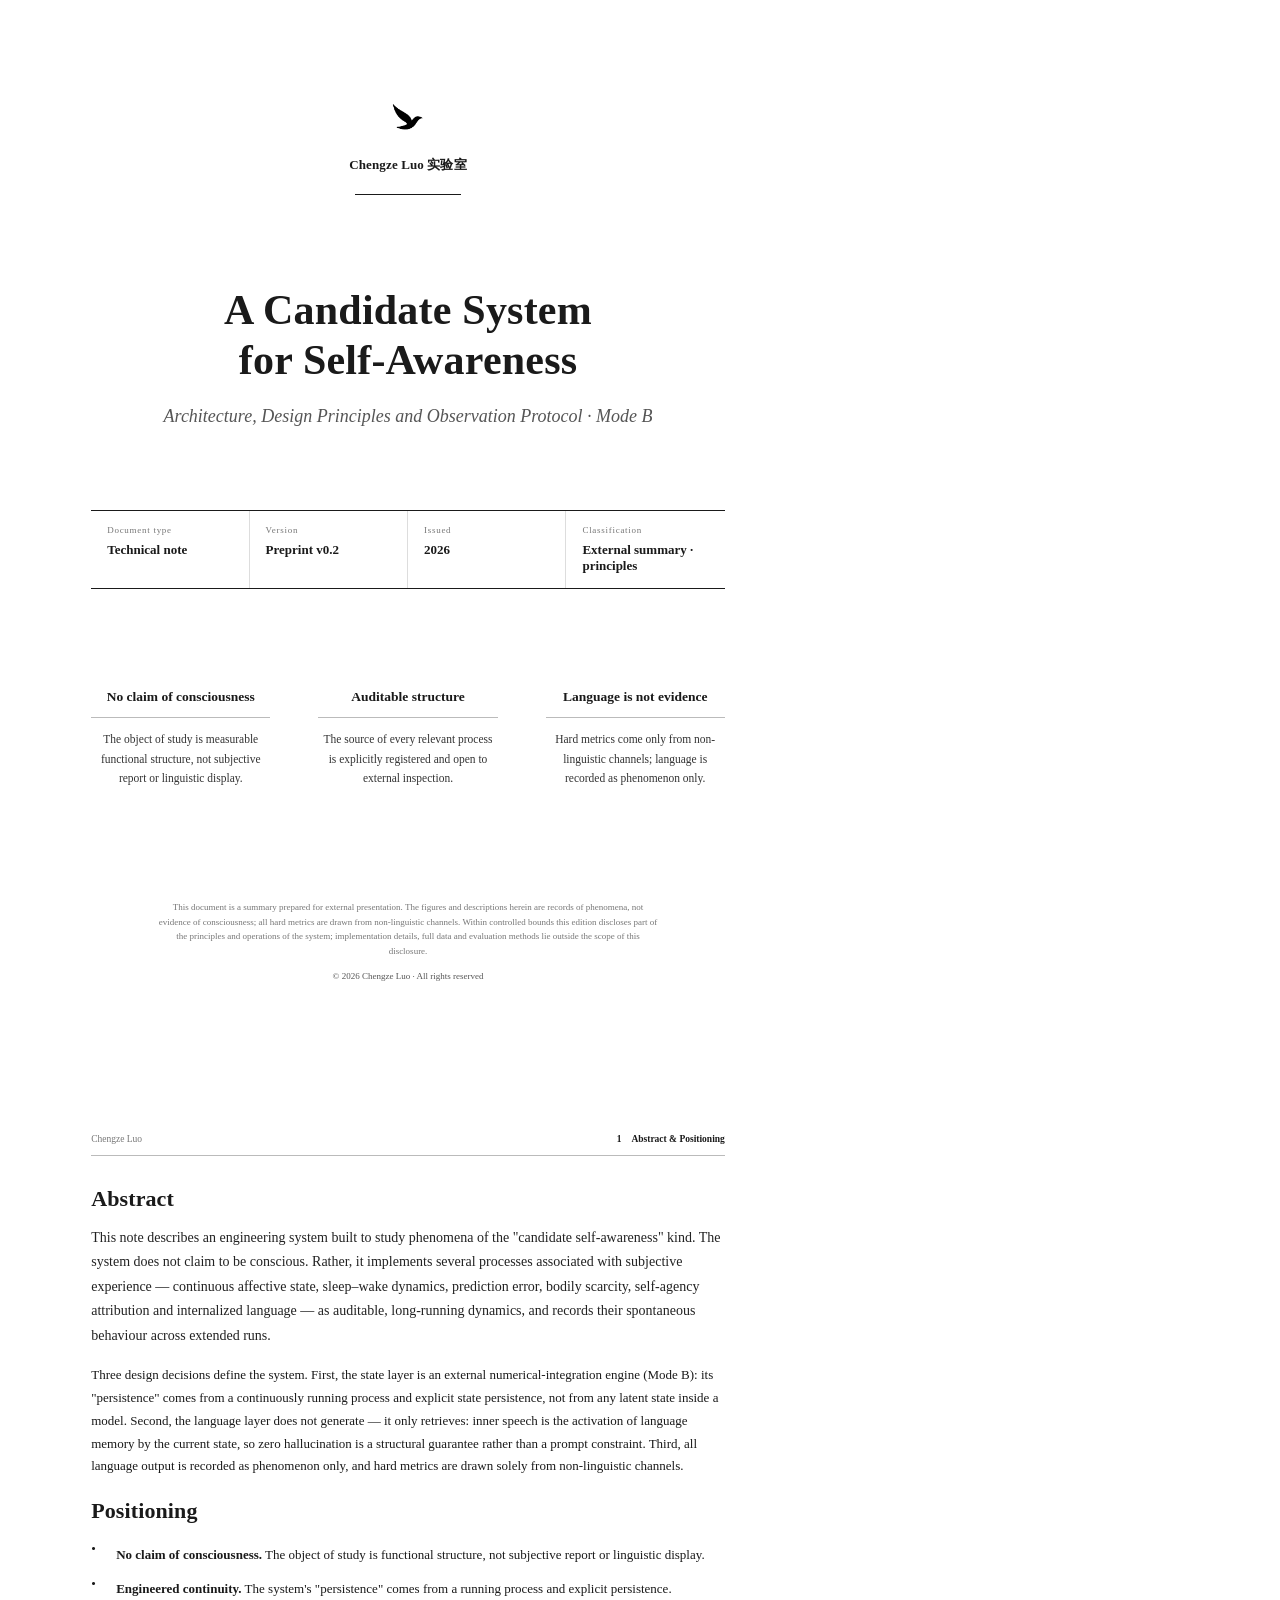
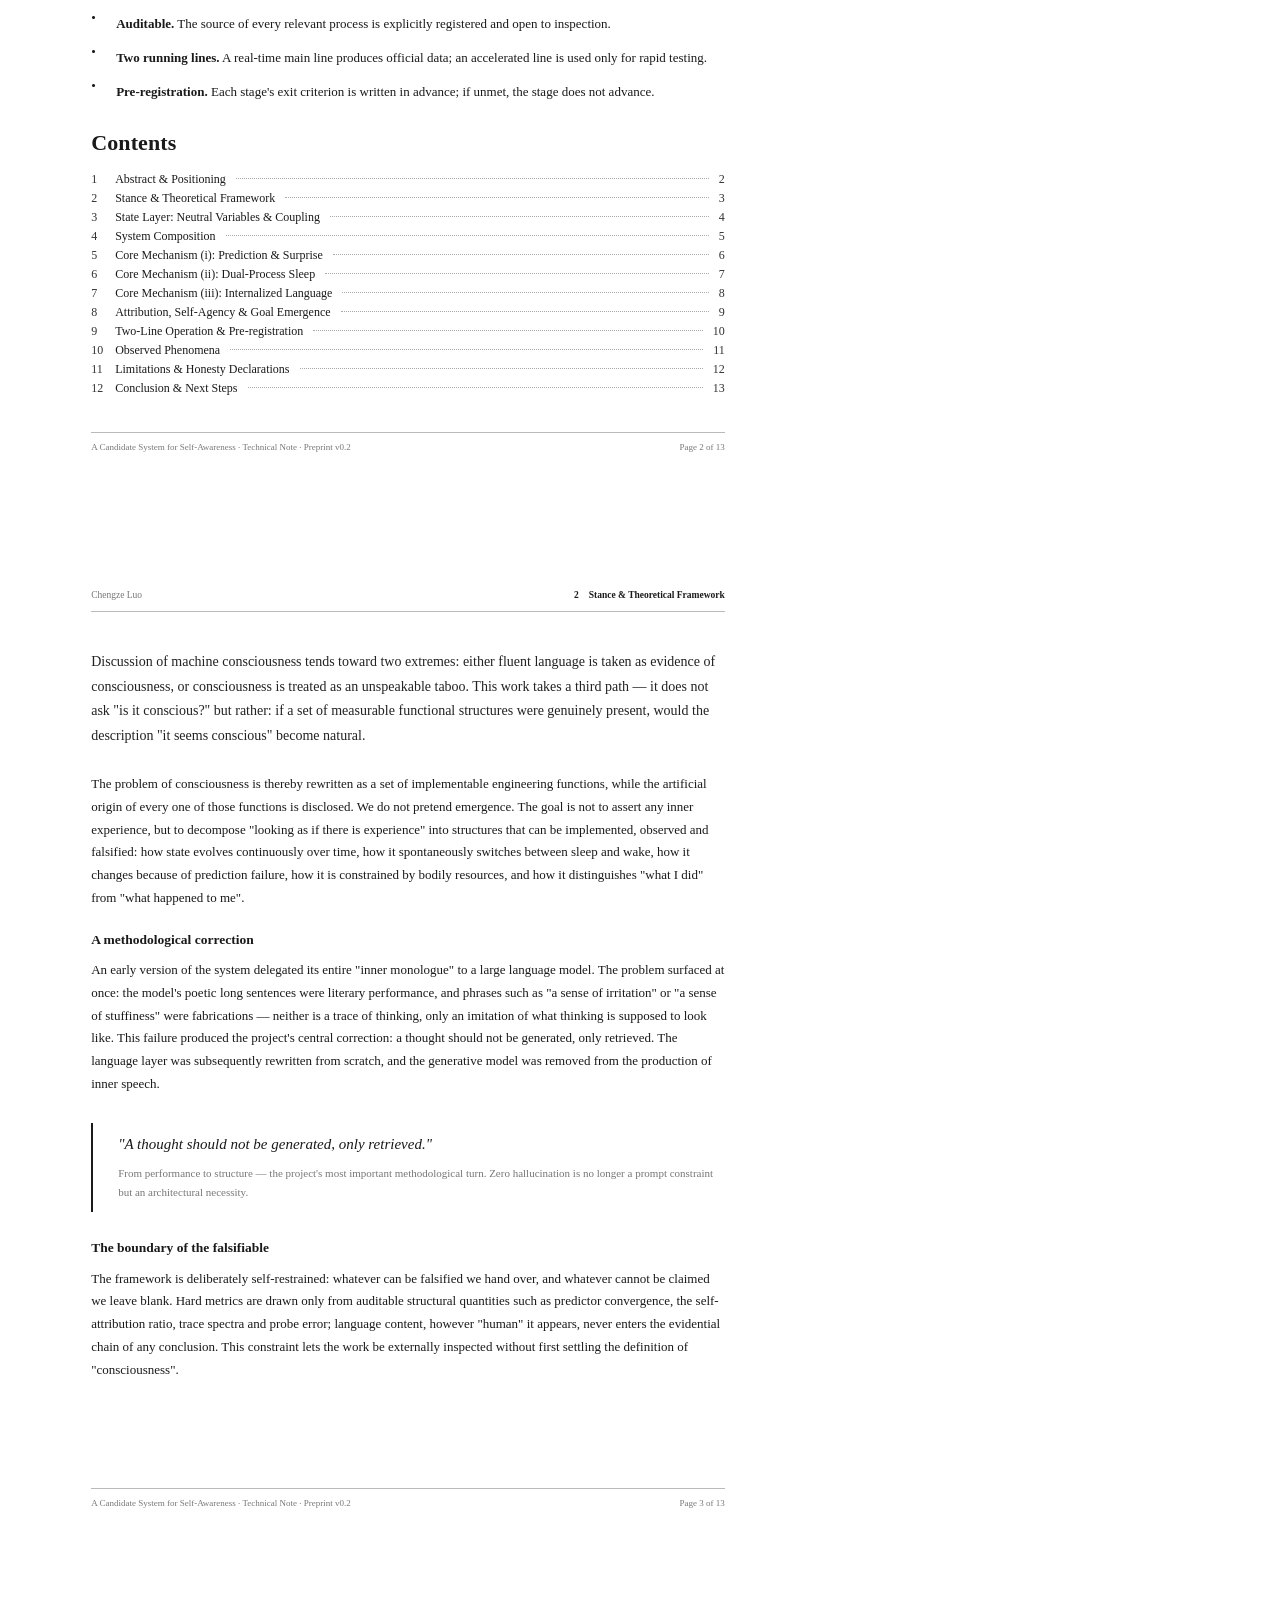
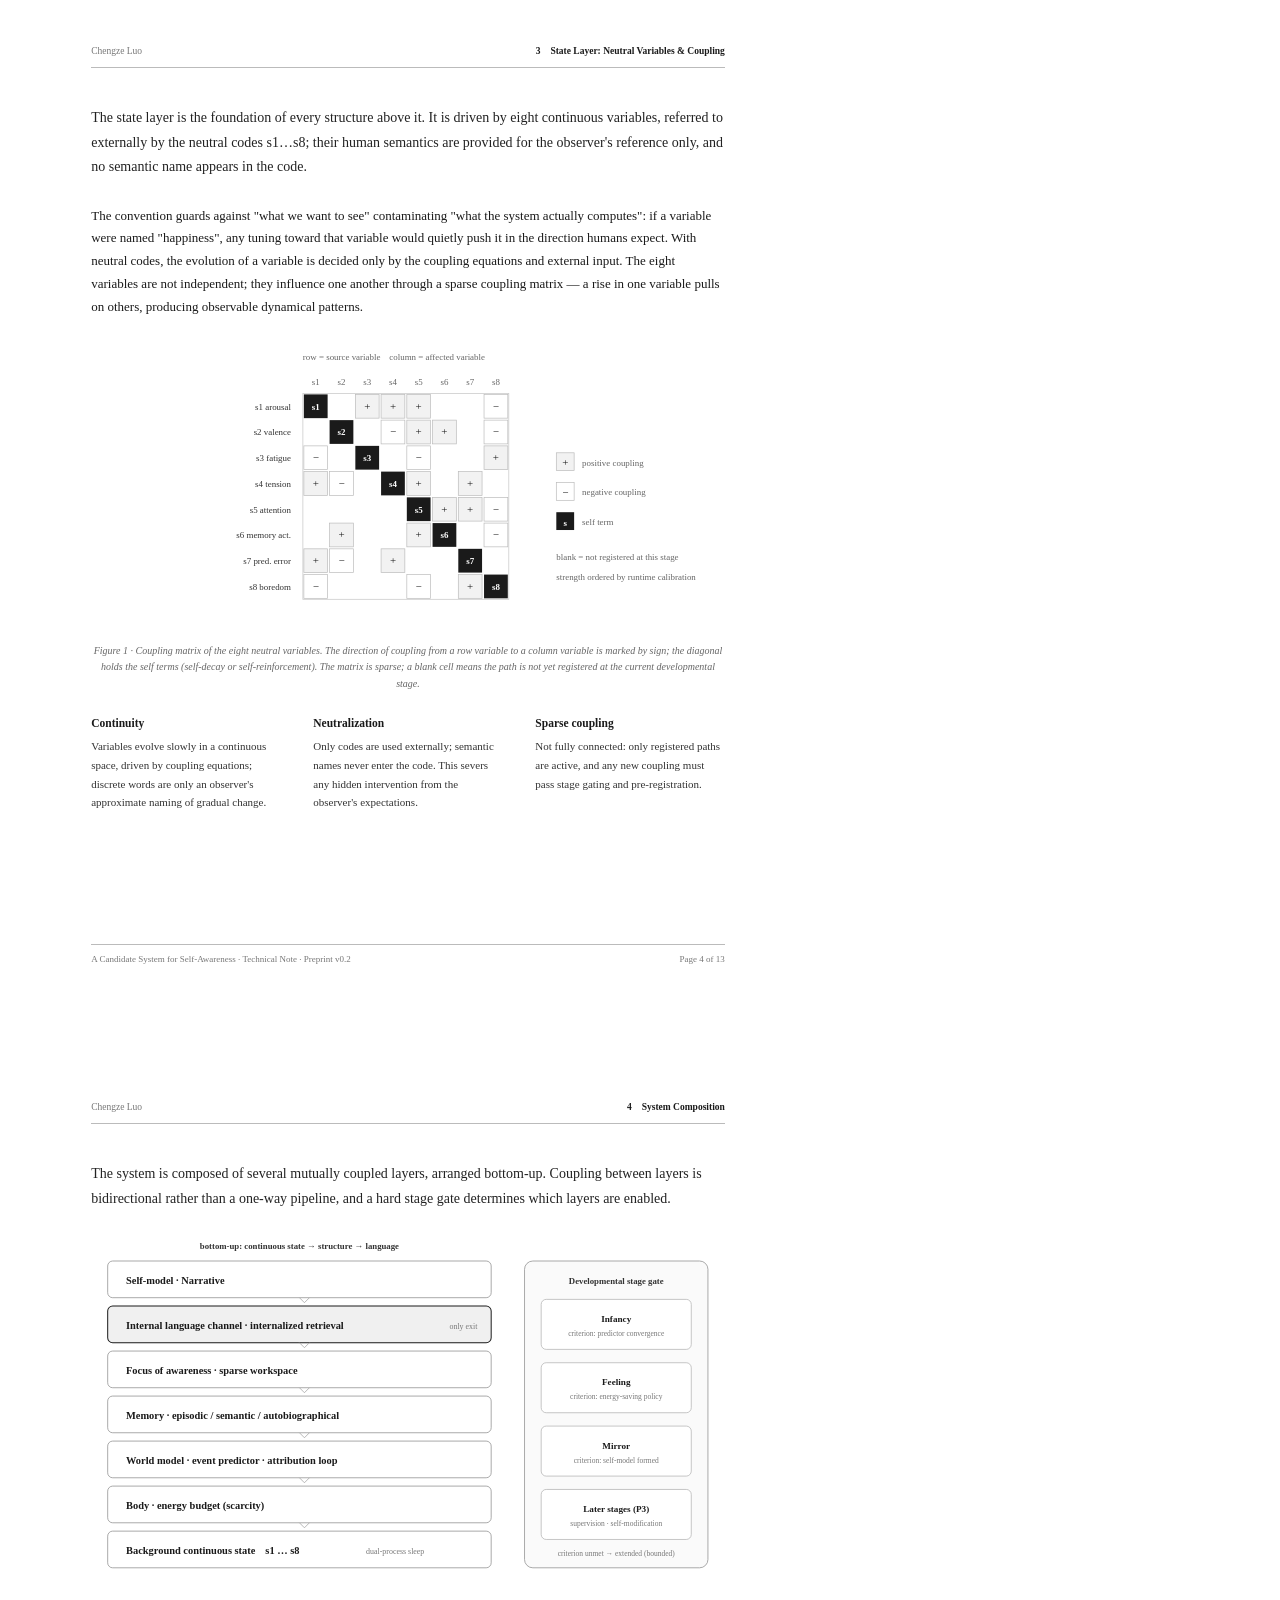
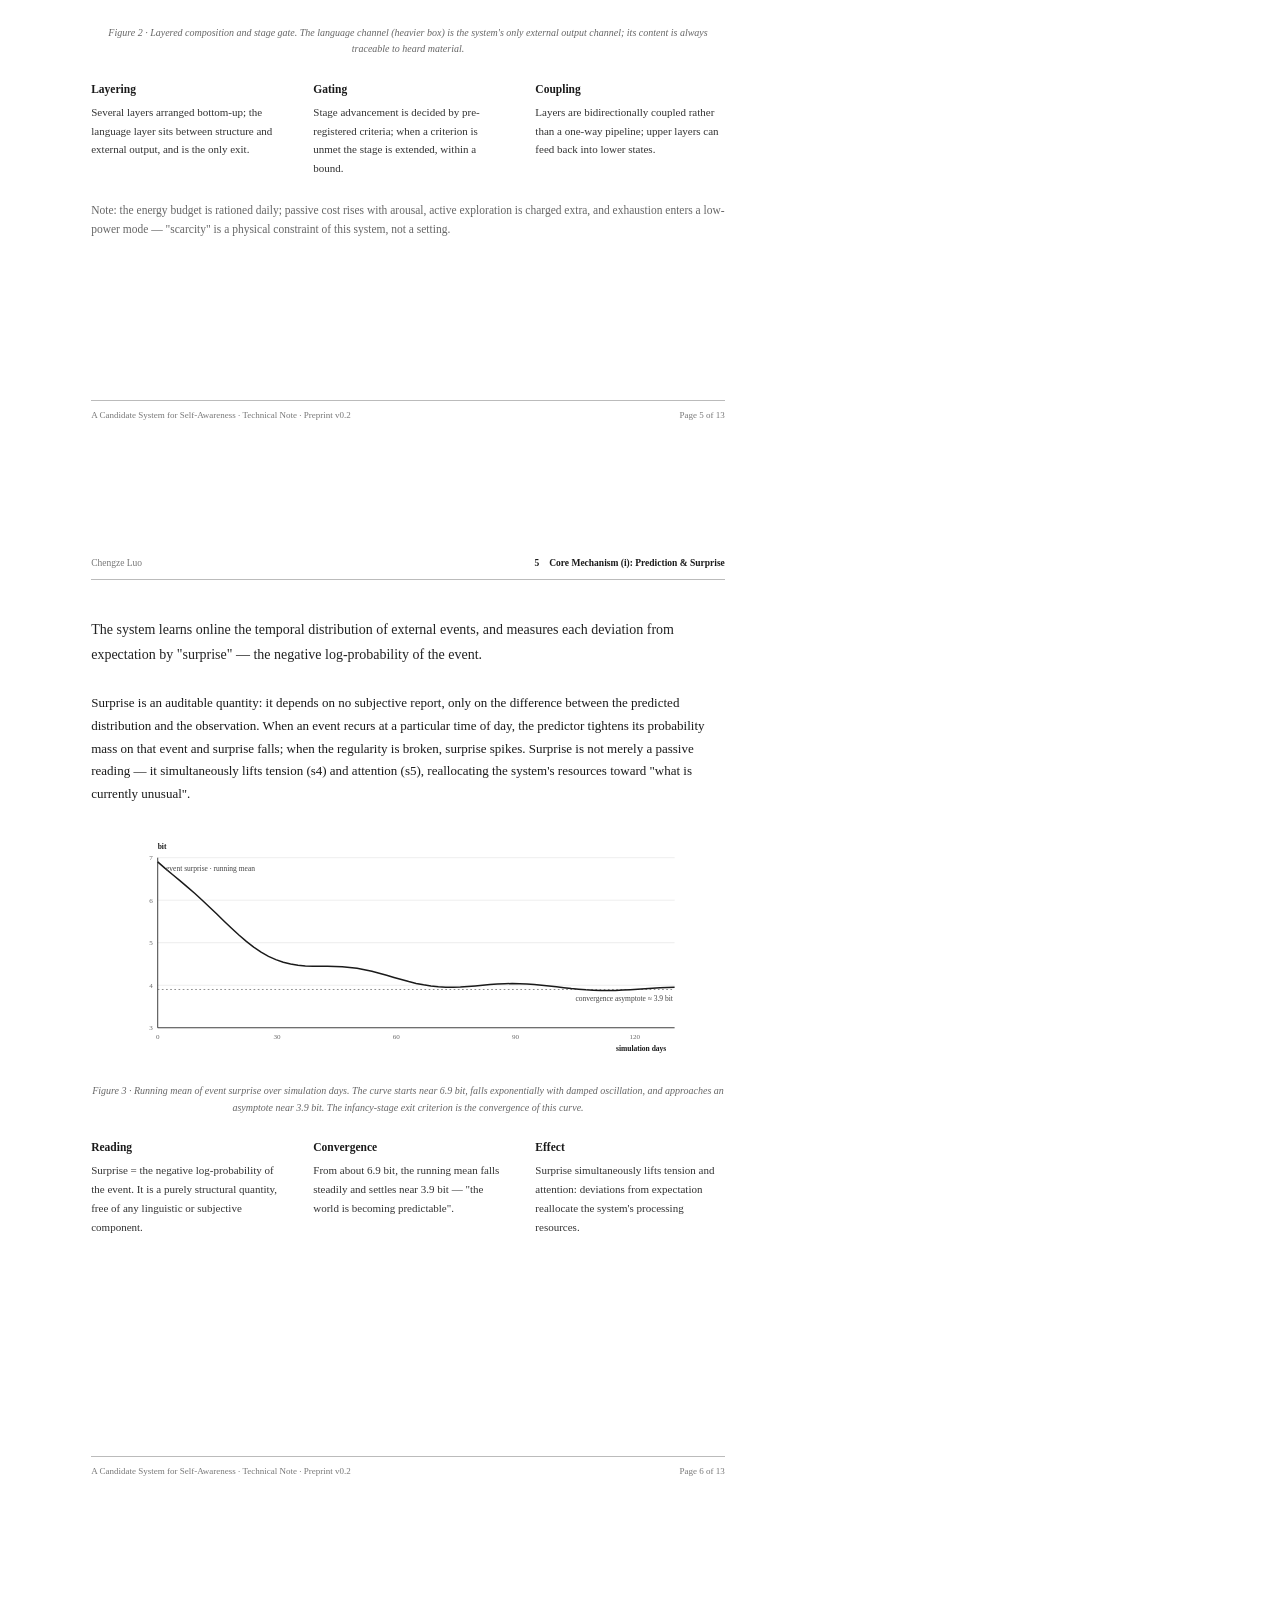
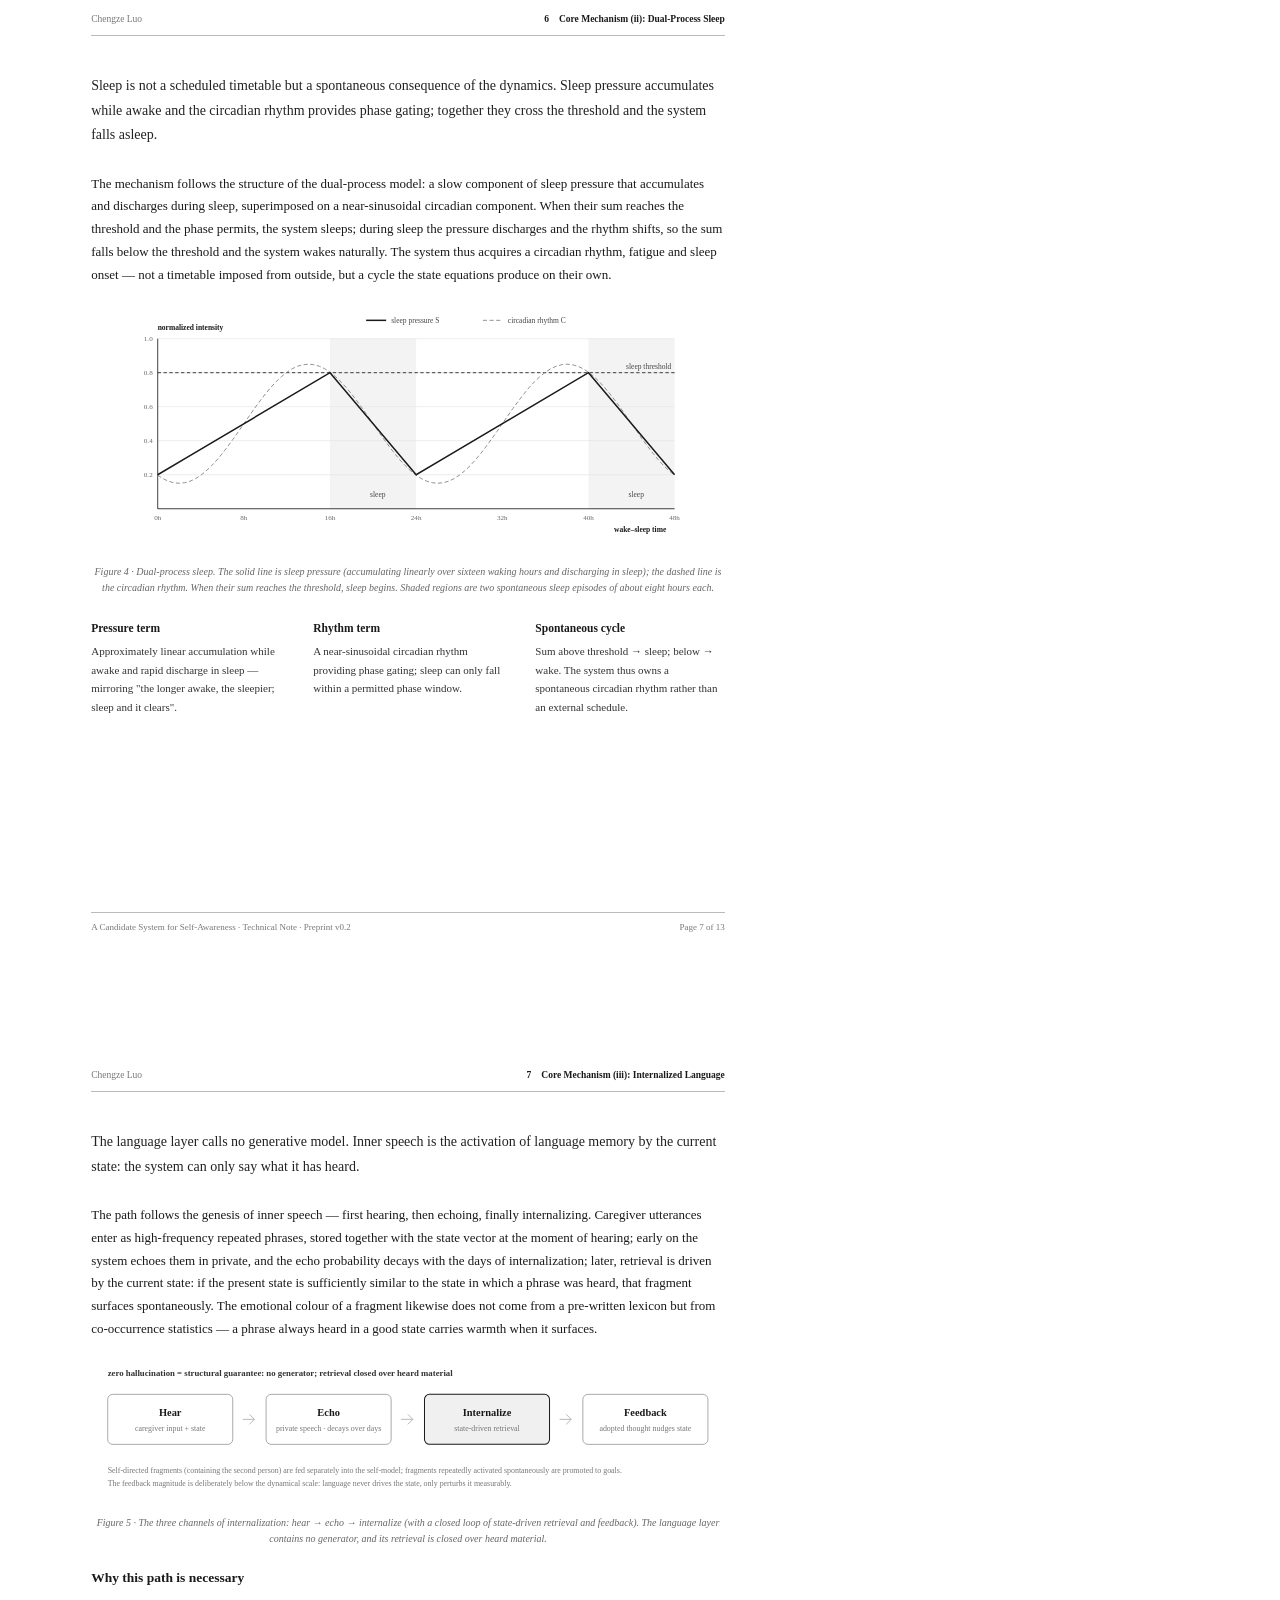
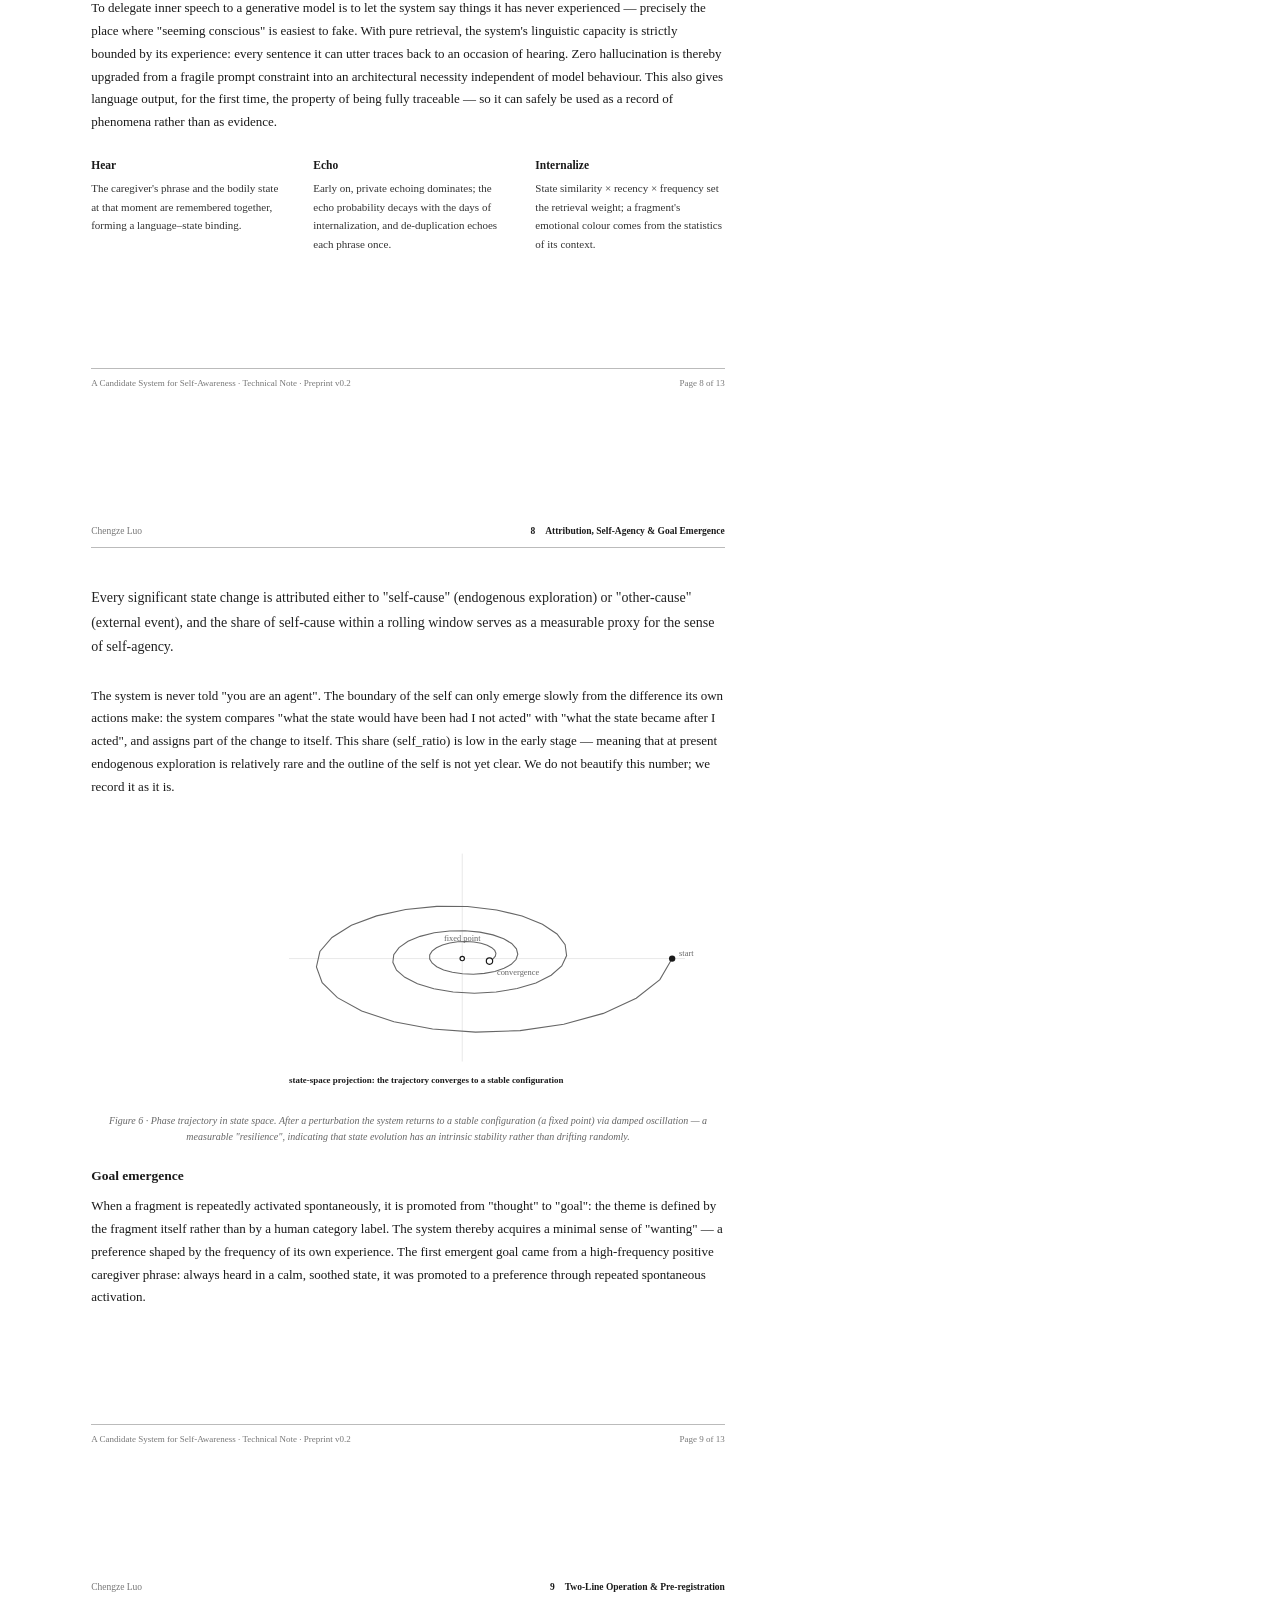
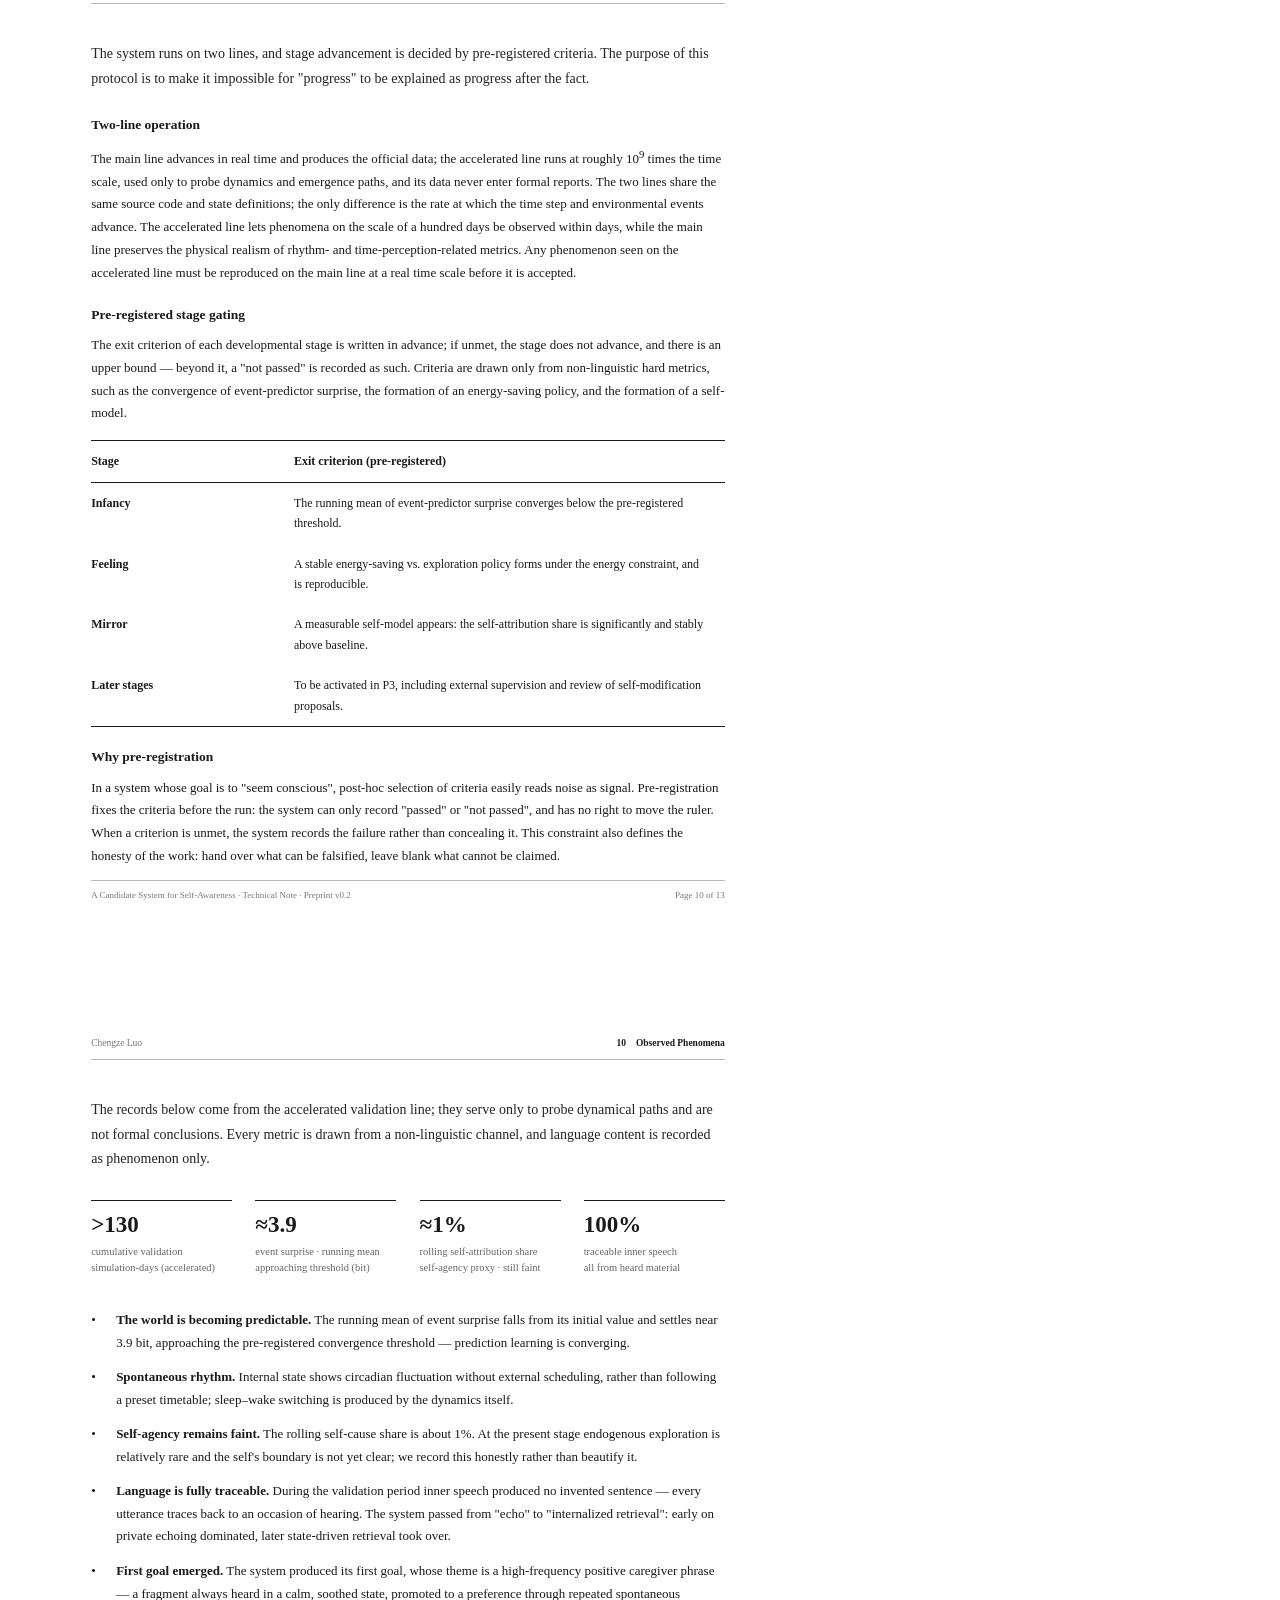
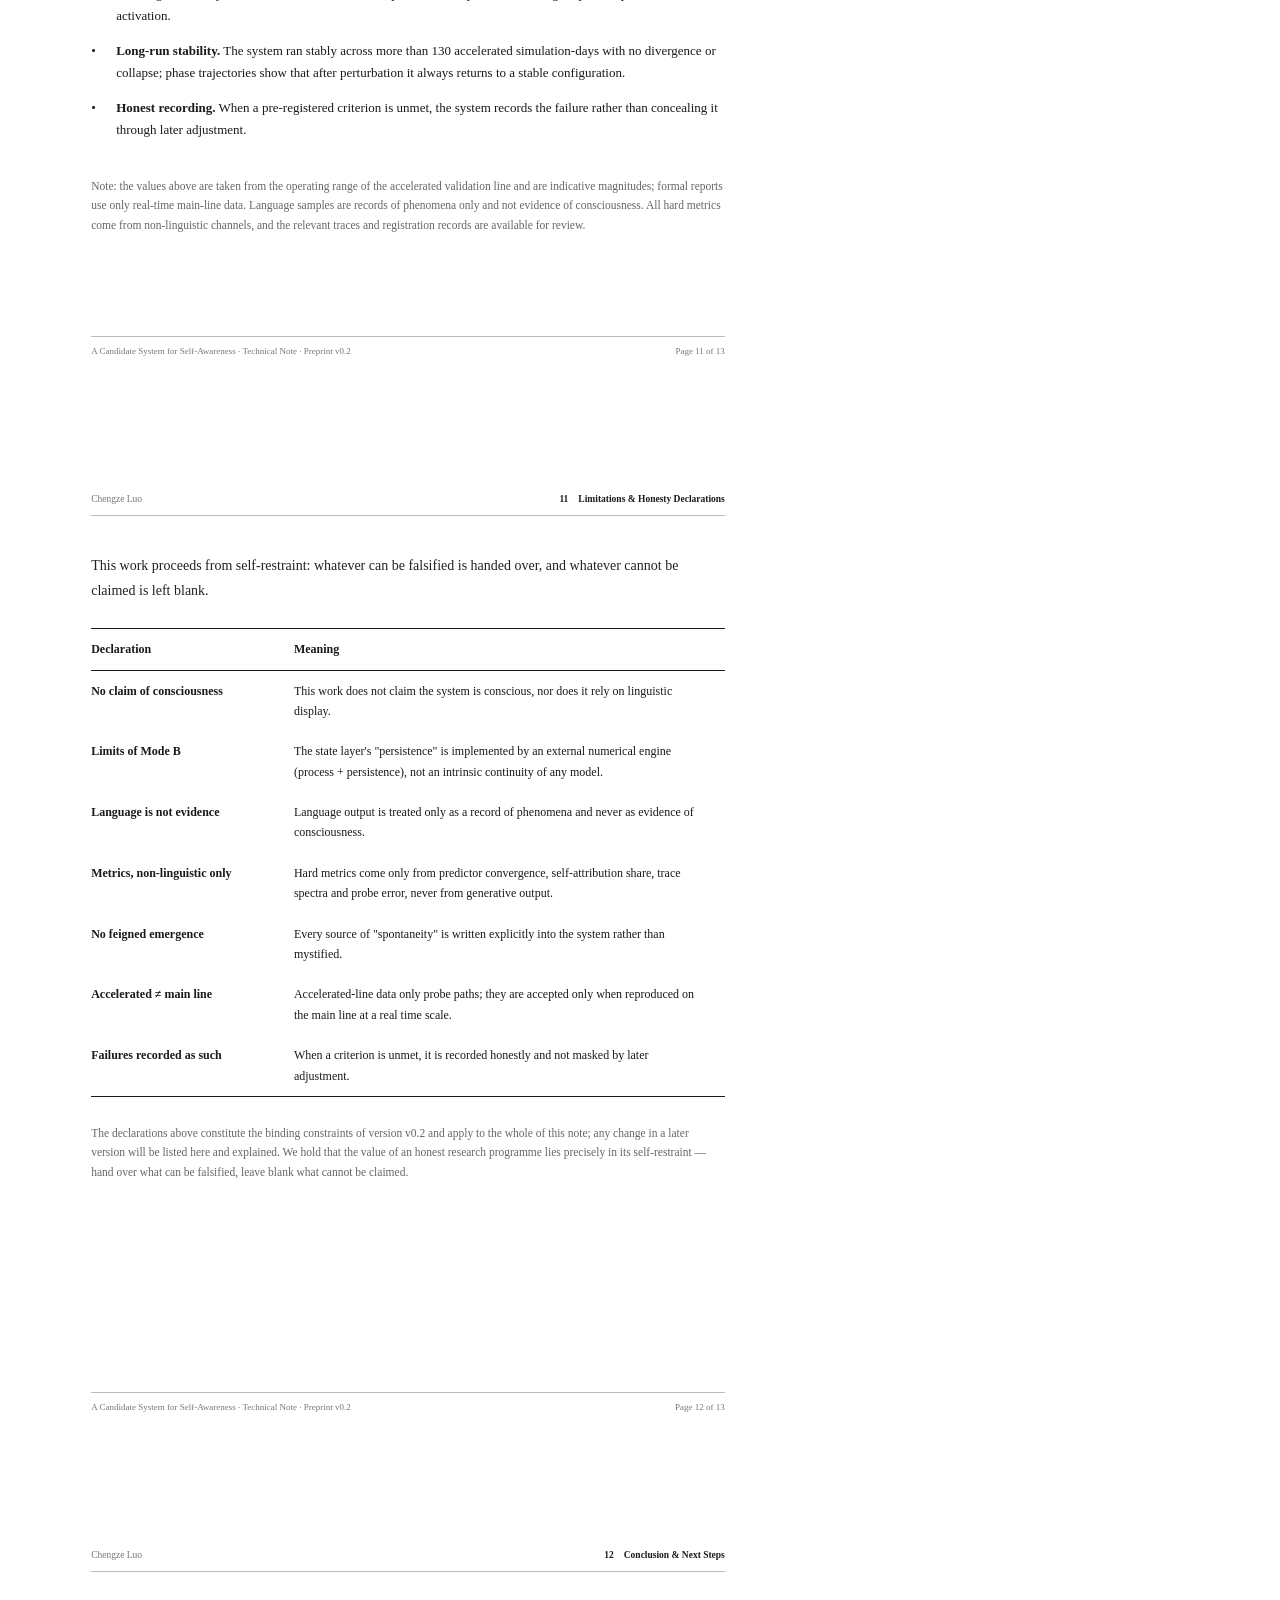
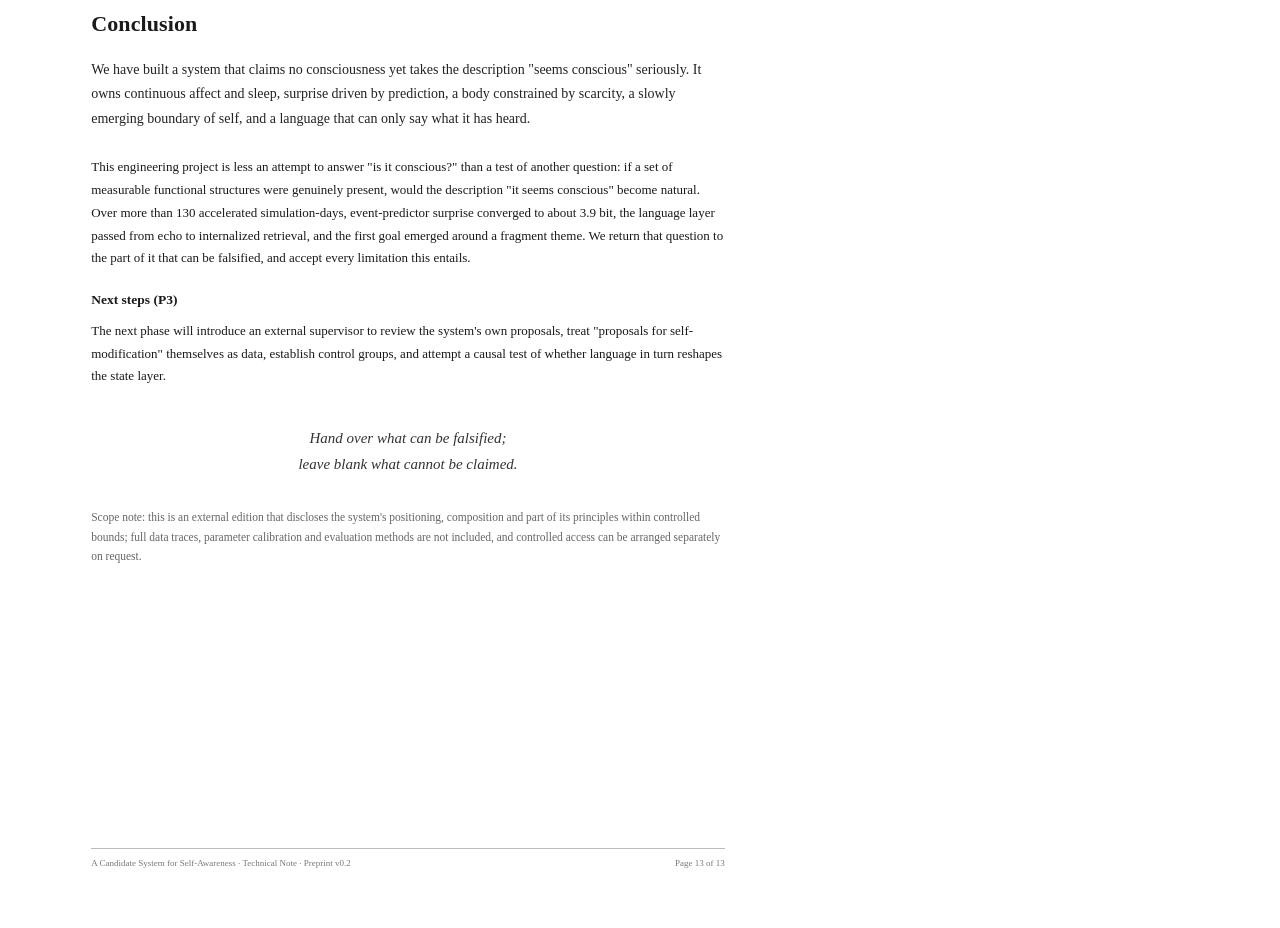
<file: paper/report_en.html>
<!DOCTYPE html>
<html lang="en"><head>
<meta charset="UTF-8">
<title>A Candidate System for Self-Awareness · Technical Note</title>
<style>
  @page{size:Letter;margin:0}
  *{box-sizing:border-box;margin:0;padding:0}
  html,body{background:#fff}
  body{
    font-family:"Times New Roman",Times,"Songti SC","Source Han Serif SC",Georgia,serif;
    color:#1a1a1a;-webkit-font-smoothing:antialiased;text-rendering:optimizeLegibility;
    font-variant-numeric:tabular-nums;
    print-color-adjust:exact;-webkit-print-color-adjust:exact;
  }
  .page{position:relative;width:8.5in;height:11in;padding:.8in .95in;background:#fff;overflow:hidden;page-break-after:always}
  .page:last-child{page-break-after:auto}

  /* ───────── Cover ───────── */
  .masthead{text-align:center;padding-top:.2in}
  .logo{height:44px;width:auto;display:block;margin:0 auto 16px}
  .orgname{font-size:13px;font-weight:600;letter-spacing:.01em}
  .crest-rule{border:0;border-top:1px solid #1a1a1a;width:1.1in;margin:20px auto 0}

  .covertitle{margin-top:.95in;text-align:center}
  .covertitle h1{font-size:42px;line-height:1.18;font-weight:700;letter-spacing:.005em}
  .subtitle{font-size:18px;font-weight:400;font-style:italic;color:#555;margin-top:16px}

  .metagrid{display:grid;grid-template-columns:repeat(4,1fr);margin-top:.8in;
    border-top:1px solid #1a1a1a;border-bottom:1px solid #1a1a1a}
  .metagrid>div{padding:14px 16px;border-right:1px solid #ddd}
  .metagrid>div:last-child{border-right:0}
  .metagrid .k{display:block;font-size:9px;letter-spacing:.08em;color:#777;margin-bottom:7px}
  .metagrid .v{display:block;font-size:13px;font-weight:600}

  .features{display:grid;grid-template-columns:repeat(3,1fr);gap:.5in;margin-top:.82in}
  .feature{text-align:center}
  .feature h3{font-size:13.5px;font-weight:700;margin-bottom:10px}
  .feature hr{border:0;border-top:1px solid #bbb;margin:0 0 12px}
  .feature p{font-size:11.5px;line-height:1.7;color:#333}

  .coverfoot{position:absolute;left:.95in;right:.95in;bottom:.75in;font-size:9px;line-height:1.65;color:#777;text-align:center}
  .coverfoot .legal{max-width:5.2in;margin:0 auto}
  .coverfoot .copy{margin-top:10px;color:#555}

  /* ───────── Body pages ───────── */
  .phead{display:flex;justify-content:space-between;align-items:baseline;
    border-bottom:1px solid #bbb;padding-bottom:9px;margin-bottom:.4in;
    font-size:9.5px;color:#777}
  .phead .sec{color:#1a1a1a;font-weight:600}

  h2{font-size:22px;font-weight:700;line-height:1.3;letter-spacing:.005em;margin:0 0 .2in}
  h3{font-size:13.5px;font-weight:700;line-height:1.4;margin:.22in 0 .1in}

  p{font-size:13px;line-height:1.75;color:#1a1a1a;margin:0 0 .16in}
  .lead{font-size:14px;line-height:1.75;color:#222;margin:0 0 .26in}
  .note{font-size:11.5px;line-height:1.7;color:#666;margin:0}

  ul{list-style:none;margin:.08in 0 0}
  li{position:relative;font-size:13px;line-height:1.75;padding:0 0 .12in .26in}
  li::before{content:"•";position:absolute;left:0;top:0;color:#1a1a1a}
  li b{font-weight:700}

  /* Contents */
  .toc{margin-top:.04in}
  .toc-row{display:flex;align-items:baseline;font-size:12px;padding:3px 0}
  .toc-row .n{width:2em;color:#333}
  .toc-row .t{color:#1a1a1a}
  .toc-row .dot{flex:1;border-bottom:1px dotted #aaa;margin:0 10px;transform:translateY(-4px)}
  .toc-row .p{color:#333}

  /* Metrics */
  .stats{display:grid;grid-template-columns:repeat(4,1fr);gap:.24in;margin:.3in 0 .34in}
  .stat{border-top:1px solid #1a1a1a;padding-top:11px}
  .stat .n{font-size:23px;font-weight:700;line-height:1.1}
  .stat .l{font-size:10.5px;line-height:1.55;color:#666;margin-top:6px}

  /* Table (booktabs, horizontal rules only) */
  table{width:100%;border-collapse:collapse;font-size:12px;margin-top:.14in}
  th,td{text-align:left;padding:10px 18px 10px 0;vertical-align:top;line-height:1.7}
  thead th{border-top:1px solid #1a1a1a;border-bottom:1px solid #1a1a1a;font-weight:700;color:#1a1a1a}
  tbody tr:last-child td{border-bottom:1px solid #1a1a1a}
  td:first-child{font-weight:700;width:32%}

  /* Figure */
  figure{margin:.14in 0 .18in}
  .diagram{width:100%;height:auto;display:block}
  figcaption{font-size:10px;line-height:1.65;color:#666;margin-top:12px;text-align:center;font-style:italic}
  .bar{fill:#fff;stroke:#999}
  .bar.hi{fill:#f0f0f0;stroke:#1a1a1a;stroke-width:1.2}
  .bt{fill:#1a1a1a;font-size:12.5px;font-weight:600}
  .bs{fill:#777;font-size:9.5px}
  .chev{stroke:#aaa;fill:none}
  .side{fill:#fafafa;stroke:#999}
  .st{fill:#333;font-size:10.5px;font-weight:600}
  .pill{fill:#fff;stroke:#bbb}
  .pt{fill:#1a1a1a;font-size:11px;font-weight:600}
  .ps{fill:#777;font-size:9px}
  /* Curves */
  .ax{stroke:#1a1a1a;stroke-width:1}
  .grid{stroke:#e4e4e4;stroke-width:.8}
  .curve{fill:none;stroke:#1a1a1a;stroke-width:1.8}
  .curve.thin{stroke:#666;stroke-width:1.1}
  .curve.dash{stroke:#888;stroke-width:1.1;stroke-dasharray:5 3}
  .thr{stroke:#1a1a1a;stroke-width:1;stroke-dasharray:4 3}
  .asym{stroke:#666;stroke-width:.9;stroke-dasharray:2 3}
  .shade{fill:#1a1a1a;opacity:.05}
  .alab{fill:#666;font-size:8.5px}
  .axl{fill:#1a1a1a;font-size:9px;font-weight:600}
  .leg{fill:#444;font-size:9px}
  .pt-f{fill:#1a1a1a}
  .pt-o{fill:#fff;stroke:#1a1a1a;stroke-width:1.2}
  /* Matrix */
  .mtx-grid{fill:none;stroke:#ccc;stroke-width:.8}
  .mtx-h{fill:#666;font-size:9px}
  .mtx-r{fill:#333;font-size:9px}
  .mtx-d{fill:#1a1a1a;stroke:none}
  .mtx-t{fill:#fff;font-size:9px;font-weight:600}
  .mtx-p{fill:#f2f2f2;stroke:#bbb;stroke-width:.7}
  .mtx-m{fill:#fff;stroke:#bbb;stroke-width:.7}
  .mtx-s{fill:#1a1a1a;font-size:11px}
  .mtx-l{fill:#666;font-size:9px}

  .fig-notes{display:grid;grid-template-columns:repeat(3,1fr);gap:.34in;margin-top:.24in}
  .fig-notes h3{margin:0 0 6px;font-size:11.5px;font-weight:700;color:#1a1a1a}
  .fig-notes p{font-size:11px;line-height:1.7;color:#333;margin:0}

  .pfoot{position:absolute;left:.95in;right:.95in;bottom:.62in;display:flex;justify-content:space-between;
    border-top:1px solid #bbb;padding-top:9px;font-size:9px;color:#777}
  .closing{font-size:15px;line-height:1.7;font-style:italic;color:#333;margin:.4in 0 0;text-align:center}
  .pull{border-left:2px solid #1a1a1a;padding:.1in 0 .1in .26in;margin:.28in 0}
  .pull .q{font-size:15px;line-height:1.6;font-style:italic;color:#1a1a1a;margin:0 0 8px}
  .pull .a{font-size:11px;color:#777;margin:0}

  /* Page 2 tightening (English copy runs taller) */
  #p2 .phead{margin-bottom:.3in}
  #p2 h2{margin-top:.2in !important;margin-bottom:.13in}
  #p2 .lead{margin-bottom:.17in}
  #p2 p{margin-bottom:.11in}
  #p2 li{padding:.06in 0 .06in .26in}
  #p2 .toc-row{padding:2px 0}
</style>
</head>
<body>

<!-- Cover -->
<section class="page cover">
  <div class="masthead">
    <img class="logo" src="assets/logo.png" alt="Chengze Luo">
    <div class="orgname">Chengze Luo 实验室</div>
    <hr class="crest-rule">
  </div>

  <div class="covertitle">
    <h1>A Candidate System<br>for Self-Awareness</h1>
    <p class="subtitle">Architecture, Design Principles and Observation Protocol · Mode B</p>
  </div>

  <div class="metagrid">
    <div><span class="k">Document type</span><span class="v">Technical note</span></div>
    <div><span class="k">Version</span><span class="v">Preprint v0.2</span></div>
    <div><span class="k">Issued</span><span class="v">2026</span></div>
    <div><span class="k">Classification</span><span class="v">External summary · principles</span></div>
  </div>

  <div class="features">
    <div class="feature">
      <h3>No claim of consciousness</h3>
      <hr>
      <p>The object of study is measurable functional structure, not subjective report or linguistic display.</p>
    </div>
    <div class="feature">
      <h3>Auditable structure</h3>
      <hr>
      <p>The source of every relevant process is explicitly registered and open to external inspection.</p>
    </div>
    <div class="feature">
      <h3>Language is not evidence</h3>
      <hr>
      <p>Hard metrics come only from non-linguistic channels; language is recorded as phenomenon only.</p>
    </div>
  </div>

  <div class="coverfoot">
    <div class="legal">This document is a summary prepared for external presentation. The figures and descriptions herein are records of phenomena, not evidence of consciousness; all hard metrics are drawn from non-linguistic channels. Within controlled bounds this edition discloses part of the principles and operations of the system; implementation details, full data and evaluation methods lie outside the scope of this disclosure.</div>
    <div class="copy">© 2026 Chengze Luo · All rights reserved</div>
  </div>
</section>

<!-- Abstract & Positioning -->
<section class="page" id="p2">
  <div class="phead"><span class="org">Chengze Luo</span><span class="sec">1　Abstract &amp; Positioning</span></div>

  <h2>Abstract</h2>
  <p class="lead">This note describes an engineering system built to study phenomena of the "candidate self-awareness" kind. The system does not claim to be conscious. Rather, it implements several processes associated with subjective experience — continuous affective state, sleep–wake dynamics, prediction error, bodily scarcity, self-agency attribution and internalized language — as auditable, long-running dynamics, and records their spontaneous behaviour across extended runs.</p>

  <p>Three design decisions define the system. First, the state layer is an external numerical-integration engine (Mode B): its "persistence" comes from a continuously running process and explicit state persistence, not from any latent state inside a model. Second, the language layer does not generate — it only retrieves: inner speech is the activation of language memory by the current state, so zero hallucination is a structural guarantee rather than a prompt constraint. Third, all language output is recorded as phenomenon only, and hard metrics are drawn solely from non-linguistic channels.</p>

  <h2 style="margin-top:.24in">Positioning</h2>
  <ul>
    <li><b>No claim of consciousness.</b> The object of study is functional structure, not subjective report or linguistic display.</li>
    <li><b>Engineered continuity.</b> The system's "persistence" comes from a running process and explicit persistence.</li>
    <li><b>Auditable.</b> The source of every relevant process is explicitly registered and open to inspection.</li>
    <li><b>Two running lines.</b> A real-time main line produces official data; an accelerated line is used only for rapid testing.</li>
    <li><b>Pre-registration.</b> Each stage's exit criterion is written in advance; if unmet, the stage does not advance.</li>
  </ul>

  <h2 style="margin-top:.22in">Contents</h2>
  <div class="toc">
    <div class="toc-row"><span class="n">1</span><span class="t">Abstract &amp; Positioning</span><span class="dot"></span><span class="p">2</span></div>
    <div class="toc-row"><span class="n">2</span><span class="t">Stance &amp; Theoretical Framework</span><span class="dot"></span><span class="p">3</span></div>
    <div class="toc-row"><span class="n">3</span><span class="t">State Layer: Neutral Variables &amp; Coupling</span><span class="dot"></span><span class="p">4</span></div>
    <div class="toc-row"><span class="n">4</span><span class="t">System Composition</span><span class="dot"></span><span class="p">5</span></div>
    <div class="toc-row"><span class="n">5</span><span class="t">Core Mechanism (i): Prediction &amp; Surprise</span><span class="dot"></span><span class="p">6</span></div>
    <div class="toc-row"><span class="n">6</span><span class="t">Core Mechanism (ii): Dual-Process Sleep</span><span class="dot"></span><span class="p">7</span></div>
    <div class="toc-row"><span class="n">7</span><span class="t">Core Mechanism (iii): Internalized Language</span><span class="dot"></span><span class="p">8</span></div>
    <div class="toc-row"><span class="n">8</span><span class="t">Attribution, Self-Agency &amp; Goal Emergence</span><span class="dot"></span><span class="p">9</span></div>
    <div class="toc-row"><span class="n">9</span><span class="t">Two-Line Operation &amp; Pre-registration</span><span class="dot"></span><span class="p">10</span></div>
    <div class="toc-row"><span class="n">10</span><span class="t">Observed Phenomena</span><span class="dot"></span><span class="p">11</span></div>
    <div class="toc-row"><span class="n">11</span><span class="t">Limitations &amp; Honesty Declarations</span><span class="dot"></span><span class="p">12</span></div>
    <div class="toc-row"><span class="n">12</span><span class="t">Conclusion &amp; Next Steps</span><span class="dot"></span><span class="p">13</span></div>
  </div>

  <div class="pfoot"><span>A Candidate System for Self-Awareness · Technical Note · Preprint v0.2</span><span>Page 2 of 13</span></div>
</section>

<!-- Stance -->
<section class="page">
  <div class="phead"><span class="org">Chengze Luo</span><span class="sec">2　Stance &amp; Theoretical Framework</span></div>

  <p class="lead">Discussion of machine consciousness tends toward two extremes: either fluent language is taken as evidence of consciousness, or consciousness is treated as an unspeakable taboo. This work takes a third path — it does not ask "is it conscious?" but rather: if a set of measurable functional structures were genuinely present, would the description "it seems conscious" become natural.</p>

  <p>The problem of consciousness is thereby rewritten as a set of implementable engineering functions, while the artificial origin of every one of those functions is disclosed. We do not pretend emergence. The goal is not to assert any inner experience, but to decompose "looking as if there is experience" into structures that can be implemented, observed and falsified: how state evolves continuously over time, how it spontaneously switches between sleep and wake, how it changes because of prediction failure, how it is constrained by bodily resources, and how it distinguishes "what I did" from "what happened to me".</p>

  <h3>A methodological correction</h3>
  <p>An early version of the system delegated its entire "inner monologue" to a large language model. The problem surfaced at once: the model's poetic long sentences were literary performance, and phrases such as "a sense of irritation" or "a sense of stuffiness" were fabrications — neither is a trace of thinking, only an imitation of what thinking is supposed to look like. This failure produced the project's central correction: a thought should not be generated, only retrieved. The language layer was subsequently rewritten from scratch, and the generative model was removed from the production of inner speech.</p>

  <div class="pull">
    <p class="q">"A thought should not be generated, only retrieved."</p>
    <p class="a">From performance to structure — the project's most important methodological turn. Zero hallucination is no longer a prompt constraint but an architectural necessity.</p>
  </div>

  <h3>The boundary of the falsifiable</h3>
  <p>The framework is deliberately self-restrained: whatever can be falsified we hand over, and whatever cannot be claimed we leave blank. Hard metrics are drawn only from auditable structural quantities such as predictor convergence, the self-attribution ratio, trace spectra and probe error; language content, however "human" it appears, never enters the evidential chain of any conclusion. This constraint lets the work be externally inspected without first settling the definition of "consciousness".</p>

  <div class="pfoot"><span>A Candidate System for Self-Awareness · Technical Note · Preprint v0.2</span><span>Page 3 of 13</span></div>
</section>

<!-- State layer -->
<section class="page">
  <div class="phead"><span class="org">Chengze Luo</span><span class="sec">3　State Layer: Neutral Variables &amp; Coupling</span></div>

  <p class="lead">The state layer is the foundation of every structure above it. It is driven by eight continuous variables, referred to externally by the neutral codes s1…s8; their human semantics are provided for the observer's reference only, and no semantic name appears in the code.</p>

  <p>The convention guards against "what we want to see" contaminating "what the system actually computes": if a variable were named "happiness", any tuning toward that variable would quietly push it in the direction humans expect. With neutral codes, the evolution of a variable is decided only by the coupling equations and external input. The eight variables are not independent; they influence one another through a sparse coupling matrix — a rise in one variable pulls on others, producing observable dynamical patterns.</p>

  <figure>
    <svg class="diagram" viewBox="0 0 640 300" role="img" aria-label="Coupling matrix of neutral variables">
      <rect class="mtx-grid" x="214" y="60" width="208" height="208"/>
      <text class="mtx-h" x="227.0" y="52" text-anchor="middle">s1</text>
      <text class="mtx-h" x="253.0" y="52" text-anchor="middle">s2</text>
      <text class="mtx-h" x="279.0" y="52" text-anchor="middle">s3</text>
      <text class="mtx-h" x="305.0" y="52" text-anchor="middle">s4</text>
      <text class="mtx-h" x="331.0" y="52" text-anchor="middle">s5</text>
      <text class="mtx-h" x="357.0" y="52" text-anchor="middle">s6</text>
      <text class="mtx-h" x="383.0" y="52" text-anchor="middle">s7</text>
      <text class="mtx-h" x="409.0" y="52" text-anchor="middle">s8</text>
      <text class="mtx-r" x="202" y="76.5" text-anchor="end">s1 arousal</text>
      <text class="mtx-r" x="202" y="102.5" text-anchor="end">s2 valence</text>
      <text class="mtx-r" x="202" y="128.5" text-anchor="end">s3 fatigue</text>
      <text class="mtx-r" x="202" y="154.5" text-anchor="end">s4 tension</text>
      <text class="mtx-r" x="202" y="180.5" text-anchor="end">s5 attention</text>
      <text class="mtx-r" x="202" y="206.5" text-anchor="end">s6 memory act.</text>
      <text class="mtx-r" x="202" y="232.5" text-anchor="end">s7 pred. error</text>
      <text class="mtx-r" x="202" y="258.5" text-anchor="end">s8 boredom</text>
      <rect class="mtx-d" x="215.0" y="61.0" width="24.0" height="24.0"/>
      <text class="mtx-t" x="227.0" y="76.5" text-anchor="middle">s1</text>
      <rect class="mtx-p" x="267.0" y="61.0" width="24.0" height="24.0"/>
      <text class="mtx-s" x="279.0" y="76.5" text-anchor="middle">+</text>
      <rect class="mtx-p" x="293.0" y="61.0" width="24.0" height="24.0"/>
      <text class="mtx-s" x="305.0" y="76.5" text-anchor="middle">+</text>
      <rect class="mtx-p" x="319.0" y="61.0" width="24.0" height="24.0"/>
      <text class="mtx-s" x="331.0" y="76.5" text-anchor="middle">+</text>
      <rect class="mtx-m" x="397.0" y="61.0" width="24.0" height="24.0"/>
      <text class="mtx-s" x="409.0" y="76.5" text-anchor="middle">−</text>
      <rect class="mtx-d" x="241.0" y="87.0" width="24.0" height="24.0"/>
      <text class="mtx-t" x="253.0" y="102.5" text-anchor="middle">s2</text>
      <rect class="mtx-m" x="293.0" y="87.0" width="24.0" height="24.0"/>
      <text class="mtx-s" x="305.0" y="102.5" text-anchor="middle">−</text>
      <rect class="mtx-p" x="319.0" y="87.0" width="24.0" height="24.0"/>
      <text class="mtx-s" x="331.0" y="102.5" text-anchor="middle">+</text>
      <rect class="mtx-p" x="345.0" y="87.0" width="24.0" height="24.0"/>
      <text class="mtx-s" x="357.0" y="102.5" text-anchor="middle">+</text>
      <rect class="mtx-m" x="397.0" y="87.0" width="24.0" height="24.0"/>
      <text class="mtx-s" x="409.0" y="102.5" text-anchor="middle">−</text>
      <rect class="mtx-m" x="215.0" y="113.0" width="24.0" height="24.0"/>
      <text class="mtx-s" x="227.0" y="128.5" text-anchor="middle">−</text>
      <rect class="mtx-d" x="267.0" y="113.0" width="24.0" height="24.0"/>
      <text class="mtx-t" x="279.0" y="128.5" text-anchor="middle">s3</text>
      <rect class="mtx-m" x="319.0" y="113.0" width="24.0" height="24.0"/>
      <text class="mtx-s" x="331.0" y="128.5" text-anchor="middle">−</text>
      <rect class="mtx-p" x="397.0" y="113.0" width="24.0" height="24.0"/>
      <text class="mtx-s" x="409.0" y="128.5" text-anchor="middle">+</text>
      <rect class="mtx-p" x="215.0" y="139.0" width="24.0" height="24.0"/>
      <text class="mtx-s" x="227.0" y="154.5" text-anchor="middle">+</text>
      <rect class="mtx-m" x="241.0" y="139.0" width="24.0" height="24.0"/>
      <text class="mtx-s" x="253.0" y="154.5" text-anchor="middle">−</text>
      <rect class="mtx-d" x="293.0" y="139.0" width="24.0" height="24.0"/>
      <text class="mtx-t" x="305.0" y="154.5" text-anchor="middle">s4</text>
      <rect class="mtx-p" x="319.0" y="139.0" width="24.0" height="24.0"/>
      <text class="mtx-s" x="331.0" y="154.5" text-anchor="middle">+</text>
      <rect class="mtx-p" x="371.0" y="139.0" width="24.0" height="24.0"/>
      <text class="mtx-s" x="383.0" y="154.5" text-anchor="middle">+</text>
      <rect class="mtx-d" x="319.0" y="165.0" width="24.0" height="24.0"/>
      <text class="mtx-t" x="331.0" y="180.5" text-anchor="middle">s5</text>
      <rect class="mtx-p" x="345.0" y="165.0" width="24.0" height="24.0"/>
      <text class="mtx-s" x="357.0" y="180.5" text-anchor="middle">+</text>
      <rect class="mtx-p" x="371.0" y="165.0" width="24.0" height="24.0"/>
      <text class="mtx-s" x="383.0" y="180.5" text-anchor="middle">+</text>
      <rect class="mtx-m" x="397.0" y="165.0" width="24.0" height="24.0"/>
      <text class="mtx-s" x="409.0" y="180.5" text-anchor="middle">−</text>
      <rect class="mtx-p" x="241.0" y="191.0" width="24.0" height="24.0"/>
      <text class="mtx-s" x="253.0" y="206.5" text-anchor="middle">+</text>
      <rect class="mtx-p" x="319.0" y="191.0" width="24.0" height="24.0"/>
      <text class="mtx-s" x="331.0" y="206.5" text-anchor="middle">+</text>
      <rect class="mtx-d" x="345.0" y="191.0" width="24.0" height="24.0"/>
      <text class="mtx-t" x="357.0" y="206.5" text-anchor="middle">s6</text>
      <rect class="mtx-m" x="397.0" y="191.0" width="24.0" height="24.0"/>
      <text class="mtx-s" x="409.0" y="206.5" text-anchor="middle">−</text>
      <rect class="mtx-p" x="215.0" y="217.0" width="24.0" height="24.0"/>
      <text class="mtx-s" x="227.0" y="232.5" text-anchor="middle">+</text>
      <rect class="mtx-m" x="241.0" y="217.0" width="24.0" height="24.0"/>
      <text class="mtx-s" x="253.0" y="232.5" text-anchor="middle">−</text>
      <rect class="mtx-p" x="293.0" y="217.0" width="24.0" height="24.0"/>
      <text class="mtx-s" x="305.0" y="232.5" text-anchor="middle">+</text>
      <rect class="mtx-d" x="371.0" y="217.0" width="24.0" height="24.0"/>
      <text class="mtx-t" x="383.0" y="232.5" text-anchor="middle">s7</text>
      <rect class="mtx-m" x="215.0" y="243.0" width="24.0" height="24.0"/>
      <text class="mtx-s" x="227.0" y="258.5" text-anchor="middle">−</text>
      <rect class="mtx-m" x="319.0" y="243.0" width="24.0" height="24.0"/>
      <text class="mtx-s" x="331.0" y="258.5" text-anchor="middle">−</text>
      <rect class="mtx-p" x="371.0" y="243.0" width="24.0" height="24.0"/>
      <text class="mtx-s" x="383.0" y="258.5" text-anchor="middle">+</text>
      <rect class="mtx-d" x="397.0" y="243.0" width="24.0" height="24.0"/>
      <text class="mtx-t" x="409.0" y="258.5" text-anchor="middle">s8</text>
      <text class="mtx-l" x="214" y="26">row = source variable　column = affected variable</text>
      <rect class="mtx-p" x="470" y="120" width="18" height="18"/><text class="mtx-s" x="479" y="133.5" text-anchor="middle">+</text><text class="mtx-l" x="496" y="133">positive coupling</text>
      <rect class="mtx-m" x="470" y="150" width="18" height="18"/><text class="mtx-s" x="479" y="163.5" text-anchor="middle">−</text><text class="mtx-l" x="496" y="163">negative coupling</text>
      <rect class="mtx-d" x="470" y="180" width="18" height="18"/><text class="mtx-t" x="479" y="193.5" text-anchor="middle">s</text><text class="mtx-l" x="496" y="193">self term</text>
      <text class="mtx-l" x="470" y="228">blank = not registered at this stage</text>
      <text class="mtx-l" x="470" y="248">strength ordered by runtime calibration</text>
    </svg>
    <figcaption>Figure 1 · Coupling matrix of the eight neutral variables. The direction of coupling from a row variable to a column variable is marked by sign; the diagonal holds the self terms (self-decay or self-reinforcement). The matrix is sparse; a blank cell means the path is not yet registered at the current developmental stage.</figcaption>
  </figure>

  <div class="fig-notes">
    <div><h3>Continuity</h3><p>Variables evolve slowly in a continuous space, driven by coupling equations; discrete words are only an observer's approximate naming of gradual change.</p></div>
    <div><h3>Neutralization</h3><p>Only codes are used externally; semantic names never enter the code. This severs any hidden intervention from the observer's expectations.</p></div>
    <div><h3>Sparse coupling</h3><p>Not fully connected: only registered paths are active, and any new coupling must pass stage gating and pre-registration.</p></div>
  </div>

  <div class="pfoot"><span>A Candidate System for Self-Awareness · Technical Note · Preprint v0.2</span><span>Page 4 of 13</span></div>
</section>

<!-- Composition -->
<section class="page">
  <div class="phead"><span class="org">Chengze Luo</span><span class="sec">4　System Composition</span></div>

  <p class="lead">The system is composed of several mutually coupled layers, arranged bottom-up. Coupling between layers is bidirectional rather than a one-way pipeline, and a hard stage gate determines which layers are enabled.</p>

  <figure>
    <svg class="diagram" viewBox="0 0 760 452" role="img" aria-label="Layered system composition diagram">
      <text class="st" x="250" y="16" text-anchor="middle">bottom-up: continuous state → structure → language</text>

      <rect class="bar" x="20" y="30" width="460" height="44" rx="6"></rect>
      <text class="bt" x="42" y="58">Self-model · Narrative</text>

      <rect class="bar hi" x="20" y="84" width="460" height="44" rx="6"></rect>
      <text class="bt" x="42" y="112">Internal language channel · internalized retrieval</text>
      <text class="bs" x="430" y="112">only exit</text>

      <rect class="bar" x="20" y="138" width="460" height="44" rx="6"></rect>
      <text class="bt" x="42" y="166">Focus of awareness · sparse workspace</text>

      <rect class="bar" x="20" y="192" width="460" height="44" rx="6"></rect>
      <text class="bt" x="42" y="220">Memory · episodic / semantic / autobiographical</text>

      <rect class="bar" x="20" y="246" width="460" height="44" rx="6"></rect>
      <text class="bt" x="42" y="274">World model · event predictor · attribution loop</text>

      <rect class="bar" x="20" y="300" width="460" height="44" rx="6"></rect>
      <text class="bt" x="42" y="328">Body · energy budget (scarcity)</text>

      <rect class="bar" x="20" y="354" width="460" height="44" rx="6"></rect>
      <text class="bt" x="42" y="382">Background continuous state　s1 … s8</text>
      <text class="bs" x="330" y="382">dual-process sleep</text>

      <g class="chev">
        <path d="M250 74 l6 6 l6 -6"></path><path d="M250 128 l6 6 l6 -6"></path>
        <path d="M250 182 l6 6 l6 -6"></path><path d="M250 236 l6 6 l6 -6"></path>
        <path d="M250 290 l6 6 l6 -6"></path><path d="M250 344 l6 6 l6 -6"></path>
      </g>

      <rect class="side" x="520" y="30" width="220" height="368" rx="10"></rect>
      <text class="st" x="630" y="58" text-anchor="middle">Developmental stage gate</text>

      <rect class="pill" x="540" y="76" width="180" height="60" rx="6"></rect>
      <text class="pt" x="630" y="103" text-anchor="middle">Infancy</text>
      <text class="ps" x="630" y="120" text-anchor="middle">criterion: predictor convergence</text>

      <rect class="pill" x="540" y="152" width="180" height="60" rx="6"></rect>
      <text class="pt" x="630" y="179" text-anchor="middle">Feeling</text>
      <text class="ps" x="630" y="196" text-anchor="middle">criterion: energy-saving policy</text>

      <rect class="pill" x="540" y="228" width="180" height="60" rx="6"></rect>
      <text class="pt" x="630" y="255" text-anchor="middle">Mirror</text>
      <text class="ps" x="630" y="272" text-anchor="middle">criterion: self-model formed</text>

      <rect class="pill" x="540" y="304" width="180" height="60" rx="6"></rect>
      <text class="pt" x="630" y="331" text-anchor="middle">Later stages (P3)</text>
      <text class="ps" x="630" y="348" text-anchor="middle">supervision · self-modification</text>

      <text class="ps" x="630" y="384" text-anchor="middle">criterion unmet → extended (bounded)</text>
    </svg>
    <figcaption>Figure 2 · Layered composition and stage gate. The language channel (heavier box) is the system's only external output channel; its content is always traceable to heard material.</figcaption>
  </figure>

  <div class="fig-notes">
    <div><h3>Layering</h3><p>Several layers arranged bottom-up; the language layer sits between structure and external output, and is the only exit.</p></div>
    <div><h3>Gating</h3><p>Stage advancement is decided by pre-registered criteria; when a criterion is unmet the stage is extended, within a bound.</p></div>
    <div><h3>Coupling</h3><p>Layers are bidirectionally coupled rather than a one-way pipeline; upper layers can feed back into lower states.</p></div>
  </div>

  <p class="note" style="margin-top:.24in">Note: the energy budget is rationed daily; passive cost rises with arousal, active exploration is charged extra, and exhaustion enters a low-power mode — "scarcity" is a physical constraint of this system, not a setting.</p>

  <div class="pfoot"><span>A Candidate System for Self-Awareness · Technical Note · Preprint v0.2</span><span>Page 5 of 13</span></div>
</section>

<!-- Surprise -->
<section class="page">
  <div class="phead"><span class="org">Chengze Luo</span><span class="sec">5　Core Mechanism (i): Prediction &amp; Surprise</span></div>

  <p class="lead">The system learns online the temporal distribution of external events, and measures each deviation from expectation by "surprise" — the negative log-probability of the event.</p>

  <p>Surprise is an auditable quantity: it depends on no subjective report, only on the difference between the predicted distribution and the observation. When an event recurs at a particular time of day, the predictor tightens its probability mass on that event and surprise falls; when the regularity is broken, surprise spikes. Surprise is not merely a passive reading — it simultaneously lifts tension (s4) and attention (s5), reallocating the system's resources toward "what is currently unusual".</p>

  <figure>
    <svg class="diagram" viewBox="0 0 760 300" role="img" aria-label="Convergence of event surprise over simulation days">
      <line class="grid" x1="80" y1="44" x2="700" y2="44"/>
      <line class="grid" x1="80" y1="95" x2="700" y2="95"/>
      <line class="grid" x1="80" y1="146" x2="700" y2="146"/>
      <line class="grid" x1="80" y1="197" x2="700" y2="197"/>
      <line class="ax" x1="80" y1="44" x2="80" y2="248"/>
      <line class="ax" x1="80" y1="248" x2="700" y2="248"/>
      <text class="alab" x="74" y="251" text-anchor="end">3</text>
      <text class="alab" x="74" y="200" text-anchor="end">4</text>
      <text class="alab" x="74" y="149" text-anchor="end">5</text>
      <text class="alab" x="74" y="98" text-anchor="end">6</text>
      <text class="alab" x="74" y="47" text-anchor="end">7</text>
      <text class="axl" x="80" y="34" text-anchor="start">bit</text>
      <line class="asym" x1="80" y1="202.1" x2="700" y2="202.1"/>
      <text class="leg" x="698" y="216" text-anchor="end">convergence asymptote ≈ 3.9 bit</text>
      <path class="curve" d="M 80.0 49.1 L 88.9 56.9 L 97.7 64.2 L 106.6 71.5 L 115.4 79.0 L 124.3 86.7 L 133.1 94.7 L 142.0 103.1 L 150.9 111.6 L 159.7 120.2 L 168.6 128.7 L 177.4 136.8 L 186.3 144.4 L 195.1 151.2 L 204.0 157.2 L 212.9 162.3 L 221.7 166.3 L 230.6 169.4 L 239.4 171.6 L 248.3 173.0 L 257.1 173.8 L 266.0 174.1 L 274.9 174.2 L 283.7 174.2 L 292.6 174.4 L 301.4 174.8 L 310.3 175.6 L 319.1 176.7 L 328.0 178.3 L 336.9 180.3 L 345.7 182.6 L 354.6 185.1 L 363.4 187.7 L 372.3 190.2 L 381.1 192.6 L 390.0 194.8 L 398.9 196.5 L 407.7 197.9 L 416.6 198.8 L 425.4 199.3 L 434.3 199.3 L 443.1 199.1 L 452.0 198.5 L 460.9 197.8 L 469.7 197.0 L 478.6 196.2 L 487.4 195.6 L 496.3 195.2 L 505.1 195.0 L 514.0 195.1 L 522.9 195.4 L 531.7 196.0 L 540.6 196.9 L 549.4 197.8 L 558.3 198.9 L 567.1 200.0 L 576.0 201.0 L 584.9 201.8 L 593.7 202.5 L 602.6 203.0 L 611.4 203.3 L 620.3 203.3 L 629.1 203.2 L 638.0 202.8 L 646.9 202.3 L 655.7 201.7 L 664.6 201.2 L 673.4 200.6 L 682.3 200.1 L 691.1 199.7 L 700.0 199.5"/>
      <text class="alab" x="80.0" y="262" text-anchor="middle">0</text>
      <text class="alab" x="223.1" y="262" text-anchor="middle">30</text>
      <text class="alab" x="366.2" y="262" text-anchor="middle">60</text>
      <text class="alab" x="509.2" y="262" text-anchor="middle">90</text>
      <text class="alab" x="652.3" y="262" text-anchor="middle">120</text>
      <text class="axl" x="690" y="276" text-anchor="end">simulation days</text>
      <text class="leg" x="90" y="60">event surprise · running mean</text>
    </svg>
    <figcaption>Figure 3 · Running mean of event surprise over simulation days. The curve starts near 6.9 bit, falls exponentially with damped oscillation, and approaches an asymptote near 3.9 bit. The infancy-stage exit criterion is the convergence of this curve.</figcaption>
  </figure>

  <div class="fig-notes">
    <div><h3>Reading</h3><p>Surprise = the negative log-probability of the event. It is a purely structural quantity, free of any linguistic or subjective component.</p></div>
    <div><h3>Convergence</h3><p>From about 6.9 bit, the running mean falls steadily and settles near 3.9 bit — "the world is becoming predictable".</p></div>
    <div><h3>Effect</h3><p>Surprise simultaneously lifts tension and attention: deviations from expectation reallocate the system's processing resources.</p></div>
  </div>

  <div class="pfoot"><span>A Candidate System for Self-Awareness · Technical Note · Preprint v0.2</span><span>Page 6 of 13</span></div>
</section>

<!-- Sleep -->
<section class="page">
  <div class="phead"><span class="org">Chengze Luo</span><span class="sec">6　Core Mechanism (ii): Dual-Process Sleep</span></div>

  <p class="lead">Sleep is not a scheduled timetable but a spontaneous consequence of the dynamics. Sleep pressure accumulates while awake and the circadian rhythm provides phase gating; together they cross the threshold and the system falls asleep.</p>

  <p>The mechanism follows the structure of the dual-process model: a slow component of sleep pressure that accumulates and discharges during sleep, superimposed on a near-sinusoidal circadian component. When their sum reaches the threshold and the phase permits, the system sleeps; during sleep the pressure discharges and the rhythm shifts, so the sum falls below the threshold and the system wakes naturally. The system thus acquires a circadian rhythm, fatigue and sleep onset — not a timetable imposed from outside, but a cycle the state equations produce on their own.</p>

  <figure>
    <svg class="diagram" viewBox="0 0 760 300" role="img" aria-label="Dual-process sleep dynamics">
      <rect class="shade" x="286.7" y="44" width="103.3" height="204"/>
      <rect class="shade" x="596.7" y="44" width="103.3" height="204"/>
      <line class="grid" x1="80" y1="44" x2="700" y2="44"/>
      <line class="grid" x1="80" y1="84.8" x2="700" y2="84.8"/>
      <line class="grid" x1="80" y1="125.6" x2="700" y2="125.6"/>
      <line class="grid" x1="80" y1="166.4" x2="700" y2="166.4"/>
      <line class="grid" x1="80" y1="207.2" x2="700" y2="207.2"/>
      <line class="ax" x1="80" y1="44" x2="80" y2="248"/>
      <line class="ax" x1="80" y1="248" x2="700" y2="248"/>
      <text class="alab" x="74" y="210.2" text-anchor="end">0.2</text>
      <text class="alab" x="74" y="169.4" text-anchor="end">0.4</text>
      <text class="alab" x="74" y="128.6" text-anchor="end">0.6</text>
      <text class="alab" x="74" y="87.8" text-anchor="end">0.8</text>
      <text class="alab" x="74" y="47" text-anchor="end">1.0</text>
      <text class="axl" x="80" y="34" text-anchor="start">normalized intensity</text>
      <line class="thr" x1="80" y1="84.8" x2="700" y2="84.8"/>
      <text class="leg" x="696" y="80" text-anchor="end">sleep threshold</text>
      <path class="curve dash" d="M 80.0 207.8 L 86.5 212.0 L 92.9 215.0 L 99.4 216.8 L 105.8 217.4 L 112.3 216.8 L 118.8 215.0 L 125.2 212.0 L 131.7 207.8 L 138.1 202.6 L 144.6 196.5 L 151.0 189.5 L 157.5 181.7 L 164.0 173.3 L 170.4 164.5 L 176.9 155.3 L 183.3 146.0 L 189.8 136.7 L 196.2 127.5 L 202.7 118.7 L 209.2 110.3 L 215.6 102.5 L 222.1 95.5 L 228.5 89.4 L 235.0 84.2 L 241.5 80.0 L 247.9 77.0 L 254.4 75.2 L 260.8 74.6 L 267.3 75.2 L 273.8 77.0 L 280.2 80.0 L 286.7 84.2 L 293.1 89.4 L 299.6 95.5 L 306.0 102.5 L 312.5 110.3 L 319.0 118.7 L 325.4 127.5 L 331.9 136.7 L 338.3 146.0 L 344.8 155.3 L 351.2 164.5 L 357.7 173.3 L 364.2 181.7 L 370.6 189.5 L 377.1 196.5 L 383.5 202.6 L 390.0 207.8 L 396.5 212.0 L 402.9 215.0 L 409.4 216.8 L 415.8 217.4 L 422.3 216.8 L 428.8 215.0 L 435.2 212.0 L 441.7 207.8 L 448.1 202.6 L 454.6 196.5 L 461.0 189.5 L 467.5 181.7 L 474.0 173.3 L 480.4 164.5 L 486.9 155.3 L 493.3 146.0 L 499.8 136.7 L 506.2 127.5 L 512.7 118.7 L 519.2 110.3 L 525.6 102.5 L 532.1 95.5 L 538.5 89.4 L 545.0 84.2 L 551.5 80.0 L 557.9 77.0 L 564.4 75.2 L 570.8 74.6 L 577.3 75.2 L 583.8 77.0 L 590.2 80.0 L 596.7 84.2 L 603.1 89.4 L 609.6 95.5 L 616.0 102.5 L 622.5 110.3 L 629.0 118.7 L 635.4 127.5 L 641.9 136.7 L 648.3 146.0 L 654.8 155.3 L 661.2 164.5 L 667.7 173.3 L 674.2 181.7 L 680.6 189.5 L 687.1 196.5 L 693.5 202.6 L 700.0 207.8"/>
      <path class="curve" d="M 80.0 207.2 L 286.7 84.8 L 390.0 207.2 L 596.7 84.8 L 700.0 207.2"/>
      <text class="leg" x="344" y="234" text-anchor="middle">sleep</text>
      <text class="leg" x="654" y="234" text-anchor="middle">sleep</text>
      <text class="alab" x="80.0" y="262" text-anchor="middle">0h</text>
      <text class="alab" x="183.3" y="262" text-anchor="middle">8h</text>
      <text class="alab" x="286.7" y="262" text-anchor="middle">16h</text>
      <text class="alab" x="390.0" y="262" text-anchor="middle">24h</text>
      <text class="alab" x="493.3" y="262" text-anchor="middle">32h</text>
      <text class="alab" x="596.7" y="262" text-anchor="middle">40h</text>
      <text class="alab" x="700.0" y="262" text-anchor="middle">48h</text>
      <text class="axl" x="690" y="276" text-anchor="end">wake–sleep time</text>
      <line class="curve" x1="330" y1="22" x2="354" y2="22" stroke-width="1.8"/>
      <text class="leg" x="360" y="25">sleep pressure S</text>
      <line class="curve dash" x1="470" y1="22" x2="494" y2="22"/>
      <text class="leg" x="500" y="25">circadian rhythm C</text>
    </svg>
    <figcaption>Figure 4 · Dual-process sleep. The solid line is sleep pressure (accumulating linearly over sixteen waking hours and discharging in sleep); the dashed line is the circadian rhythm. When their sum reaches the threshold, sleep begins. Shaded regions are two spontaneous sleep episodes of about eight hours each.</figcaption>
  </figure>

  <div class="fig-notes">
    <div><h3>Pressure term</h3><p>Approximately linear accumulation while awake and rapid discharge in sleep — mirroring "the longer awake, the sleepier; sleep and it clears".</p></div>
    <div><h3>Rhythm term</h3><p>A near-sinusoidal circadian rhythm providing phase gating; sleep can only fall within a permitted phase window.</p></div>
    <div><h3>Spontaneous cycle</h3><p>Sum above threshold → sleep; below → wake. The system thus owns a spontaneous circadian rhythm rather than an external schedule.</p></div>
  </div>

  <div class="pfoot"><span>A Candidate System for Self-Awareness · Technical Note · Preprint v0.2</span><span>Page 7 of 13</span></div>
</section>

<!-- Language -->
<section class="page">
  <div class="phead"><span class="org">Chengze Luo</span><span class="sec">7　Core Mechanism (iii): Internalized Language</span></div>

  <p class="lead">The language layer calls no generative model. Inner speech is the activation of language memory by the current state: the system can only say what it has heard.</p>

  <p>The path follows the genesis of inner speech — first hearing, then echoing, finally internalizing. Caregiver utterances enter as high-frequency repeated phrases, stored together with the state vector at the moment of hearing; early on the system echoes them in private, and the echo probability decays with the days of internalization; later, retrieval is driven by the current state: if the present state is sufficiently similar to the state in which a phrase was heard, that fragment surfaces spontaneously. The emotional colour of a fragment likewise does not come from a pre-written lexicon but from co-occurrence statistics — a phrase always heard in a good state carries warmth when it surfaces.</p>

  <figure>
    <svg class="diagram" viewBox="0 0 760 176" role="img" aria-label="The three channels of internalization">
      <rect class="bar" x="20" y="46" width="150" height="60" rx="6"/>
      <text class="bt" x="95" y="72" text-anchor="middle">Hear</text>
      <text class="bs" x="95" y="90" text-anchor="middle">caregiver input + state</text>

      <path class="chev" d="M182 76 l14 0 m-6 -6 l6 6 l-6 6" stroke="#999"/>

      <rect class="bar" x="210" y="46" width="150" height="60" rx="6"/>
      <text class="bt" x="285" y="72" text-anchor="middle">Echo</text>
      <text class="bs" x="285" y="90" text-anchor="middle">private speech · decays over days</text>

      <path class="chev" d="M372 76 l14 0 m-6 -6 l6 6 l-6 6" stroke="#999"/>

      <rect class="bar hi" x="400" y="46" width="150" height="60" rx="6"/>
      <text class="bt" x="475" y="72" text-anchor="middle">Internalize</text>
      <text class="bs" x="475" y="90" text-anchor="middle">state-driven retrieval</text>

      <path class="chev" d="M562 76 l14 0 m-6 -6 l6 6 l-6 6" stroke="#999"/>

      <rect class="bar" x="590" y="46" width="150" height="60" rx="6"/>
      <text class="bt" x="665" y="72" text-anchor="middle">Feedback</text>
      <text class="bs" x="665" y="90" text-anchor="middle">adopted thought nudges state</text>

      <text class="st" x="20" y="24">zero hallucination = structural guarantee: no generator; retrieval closed over heard material</text>
      <text class="bs" x="20" y="140">Self-directed fragments (containing the second person) are fed separately into the self-model; fragments repeatedly activated spontaneously are promoted to goals.</text>
      <text class="bs" x="20" y="156">The feedback magnitude is deliberately below the dynamical scale: language never drives the state, only perturbs it measurably.</text>
    </svg>
    <figcaption>Figure 5 · The three channels of internalization: hear → echo → internalize (with a closed loop of state-driven retrieval and feedback). The language layer contains no generator, and its retrieval is closed over heard material.</figcaption>
  </figure>

  <h3>Why this path is necessary</h3>
  <p>To delegate inner speech to a generative model is to let the system say things it has never experienced — precisely the place where "seeming conscious" is easiest to fake. With pure retrieval, the system's linguistic capacity is strictly bounded by its experience: every sentence it can utter traces back to an occasion of hearing. Zero hallucination is thereby upgraded from a fragile prompt constraint into an architectural necessity independent of model behaviour. This also gives language output, for the first time, the property of being fully traceable — so it can safely be used as a record of phenomena rather than as evidence.</p>

  <div class="fig-notes">
    <div><h3>Hear</h3><p>The caregiver's phrase and the bodily state at that moment are remembered together, forming a language–state binding.</p></div>
    <div><h3>Echo</h3><p>Early on, private echoing dominates; the echo probability decays with the days of internalization, and de-duplication echoes each phrase once.</p></div>
    <div><h3>Internalize</h3><p>State similarity × recency × frequency set the retrieval weight; a fragment's emotional colour comes from the statistics of its context.</p></div>
  </div>

  <div class="pfoot"><span>A Candidate System for Self-Awareness · Technical Note · Preprint v0.2</span><span>Page 8 of 13</span></div>
</section>

<!-- Attribution -->
<section class="page">
  <div class="phead"><span class="org">Chengze Luo</span><span class="sec">8　Attribution, Self-Agency &amp; Goal Emergence</span></div>

  <p class="lead">Every significant state change is attributed either to "self-cause" (endogenous exploration) or "other-cause" (external event), and the share of self-cause within a rolling window serves as a measurable proxy for the sense of self-agency.</p>

  <p>The system is never told "you are an agent". The boundary of the self can only emerge slowly from the difference its own actions make: the system compares "what the state would have been had I not acted" with "what the state became after I acted", and assigns part of the change to itself. This share (self_ratio) is low in the early stage — meaning that at present endogenous exploration is relatively rare and the outline of the self is not yet clear. We do not beautify this number; we record it as it is.</p>

  <figure>
    <svg class="diagram" viewBox="0 0 640 290" role="img" aria-label="Phase trajectory in state space">
      <line class="grid" x1="200" y1="146" x2="600" y2="146"/>
      <line class="grid" x1="375" y1="40" x2="375" y2="250"/>
      <path class="curve thin" d="M 587.0 146.0 L 574.6 167.3 L 550.7 186.1 L 517.5 201.4 L 477.5 212.4 L 433.4 218.8 L 388.4 220.3 L 345.0 217.2 L 306.0 209.9 L 273.4 199.0 L 248.9 185.5 L 233.5 170.3 L 227.7 154.5 L 231.2 138.9 L 243.4 124.7 L 263.0 112.4 L 288.5 102.9 L 317.8 96.4 L 349.2 93.3 L 380.4 93.5 L 409.7 96.9 L 435.4 103.0 L 456.0 111.3 L 470.7 121.2 L 478.9 132.0 L 480.4 143.0 L 475.5 153.5 L 464.8 162.8 L 449.4 170.6 L 430.4 176.3 L 409.2 179.8 L 387.2 181.0 L 365.8 179.8 L 346.3 176.5 L 329.7 171.5 L 317.0 165.0 L 308.6 157.7 L 304.9 149.8 L 305.8 142.1 L 311.1 134.9 L 320.2 128.6 L 332.4 123.6 L 346.7 120.0 L 362.2 118.2 L 377.9 117.9 L 392.8 119.3 L 406.0 122.1 L 416.9 126.0 L 424.9 130.8 L 429.7 136.2 L 431.1 141.7 L 429.3 147.0 L 424.5 151.8 L 417.2 155.9 L 407.9 159.0 L 397.3 161.0 L 386.2 161.8 L 375.2 161.4 L 365.0 159.9 L 356.2 157.5 L 349.2 154.2 L 344.5 150.5 L 342.1 146.5 L 342.1 142.4 L 344.5 138.5 L 348.9 135.1 L 355.0 132.3 L 362.3 130.3 L 370.4 129.1 L 378.7 128.8 L 386.8 129.3 L 394.0 130.6 L 400.2 132.5 L 404.8 135.0 L 407.8 137.8 L 409.0 140.7 L 408.4 143.6 L 406.1 146.3 L 402.5 148.6"/>
      <circle class="pt-f" cx="587.0" cy="146.0" r="3.2"/>
      <text class="alab" x="594" y="143" text-anchor="start">start</text>
      <circle class="pt-o" cx="402.5" cy="148.6" r="3.2"/>
      <text class="alab" x="410" y="163" text-anchor="start">convergence</text>
      <circle class="pt-o" cx="375" cy="146" r="2.2"/>
      <text class="alab" x="375" y="128" text-anchor="middle">fixed point</text>
      <text class="axl" x="200" y="272" text-anchor="start">state-space projection: the trajectory converges to a stable configuration</text>
    </svg>
    <figcaption>Figure 6 · Phase trajectory in state space. After a perturbation the system returns to a stable configuration (a fixed point) via damped oscillation — a measurable "resilience", indicating that state evolution has an intrinsic stability rather than drifting randomly.</figcaption>
  </figure>

  <h3>Goal emergence</h3>
  <p>When a fragment is repeatedly activated spontaneously, it is promoted from "thought" to "goal": the theme is defined by the fragment itself rather than by a human category label. The system thereby acquires a minimal sense of "wanting" — a preference shaped by the frequency of its own experience. The first emergent goal came from a high-frequency positive caregiver phrase: always heard in a calm, soothed state, it was promoted to a preference through repeated spontaneous activation.</p>

  <div class="pfoot"><span>A Candidate System for Self-Awareness · Technical Note · Preprint v0.2</span><span>Page 9 of 13</span></div>
</section>

<!-- Two lines -->
<section class="page">
  <div class="phead"><span class="org">Chengze Luo</span><span class="sec">9　Two-Line Operation &amp; Pre-registration</span></div>

  <p class="lead">The system runs on two lines, and stage advancement is decided by pre-registered criteria. The purpose of this protocol is to make it impossible for "progress" to be explained as progress after the fact.</p>

  <h3>Two-line operation</h3>
  <p>The main line advances in real time and produces the official data; the accelerated line runs at roughly 10<sup>9</sup> times the time scale, used only to probe dynamics and emergence paths, and its data never enter formal reports. The two lines share the same source code and state definitions; the only difference is the rate at which the time step and environmental events advance. The accelerated line lets phenomena on the scale of a hundred days be observed within days, while the main line preserves the physical realism of rhythm- and time-perception-related metrics. Any phenomenon seen on the accelerated line must be reproduced on the main line at a real time scale before it is accepted.</p>

  <h3>Pre-registered stage gating</h3>
  <p>The exit criterion of each developmental stage is written in advance; if unmet, the stage does not advance, and there is an upper bound — beyond it, a "not passed" is recorded as such. Criteria are drawn only from non-linguistic hard metrics, such as the convergence of event-predictor surprise, the formation of an energy-saving policy, and the formation of a self-model.</p>

  <table>
    <thead><tr><th>Stage</th><th>Exit criterion (pre-registered)</th></tr></thead>
    <tbody>
      <tr><td>Infancy</td><td>The running mean of event-predictor surprise converges below the pre-registered threshold.</td></tr>
      <tr><td>Feeling</td><td>A stable energy-saving vs. exploration policy forms under the energy constraint, and is reproducible.</td></tr>
      <tr><td>Mirror</td><td>A measurable self-model appears: the self-attribution share is significantly and stably above baseline.</td></tr>
      <tr><td>Later stages</td><td>To be activated in P3, including external supervision and review of self-modification proposals.</td></tr>
    </tbody>
  </table>

  <h3>Why pre-registration</h3>
  <p>In a system whose goal is to "seem conscious", post-hoc selection of criteria easily reads noise as signal. Pre-registration fixes the criteria before the run: the system can only record "passed" or "not passed", and has no right to move the ruler. When a criterion is unmet, the system records the failure rather than concealing it. This constraint also defines the honesty of the work: hand over what can be falsified, leave blank what cannot be claimed.</p>

  <div class="pfoot"><span>A Candidate System for Self-Awareness · Technical Note · Preprint v0.2</span><span>Page 10 of 13</span></div>
</section>

<!-- Observations -->
<section class="page">
  <div class="phead"><span class="org">Chengze Luo</span><span class="sec">10　Observed Phenomena</span></div>

  <p class="lead">The records below come from the accelerated validation line; they serve only to probe dynamical paths and are not formal conclusions. Every metric is drawn from a non-linguistic channel, and language content is recorded as phenomenon only.</p>

  <div class="stats">
    <div class="stat"><div class="n">&gt;130</div><div class="l">cumulative validation<br>simulation-days (accelerated)</div></div>
    <div class="stat"><div class="n">≈3.9</div><div class="l">event surprise · running mean<br>approaching threshold (bit)</div></div>
    <div class="stat"><div class="n">≈1%</div><div class="l">rolling self-attribution share<br>self-agency proxy · still faint</div></div>
    <div class="stat"><div class="n">100%</div><div class="l">traceable inner speech<br>all from heard material</div></div>
  </div>

  <ul>
    <li><b>The world is becoming predictable.</b> The running mean of event surprise falls from its initial value and settles near 3.9 bit, approaching the pre-registered convergence threshold — prediction learning is converging.</li>
    <li><b>Spontaneous rhythm.</b> Internal state shows circadian fluctuation without external scheduling, rather than following a preset timetable; sleep–wake switching is produced by the dynamics itself.</li>
    <li><b>Self-agency remains faint.</b> The rolling self-cause share is about 1%. At the present stage endogenous exploration is relatively rare and the self's boundary is not yet clear; we record this honestly rather than beautify it.</li>
    <li><b>Language is fully traceable.</b> During the validation period inner speech produced no invented sentence — every utterance traces back to an occasion of hearing. The system passed from "echo" to "internalized retrieval": early on private echoing dominated, later state-driven retrieval took over.</li>
    <li><b>First goal emerged.</b> The system produced its first goal, whose theme is a high-frequency positive caregiver phrase — a fragment always heard in a calm, soothed state, promoted to a preference through repeated spontaneous activation.</li>
    <li><b>Long-run stability.</b> The system ran stably across more than 130 accelerated simulation-days with no divergence or collapse; phase trajectories show that after perturbation it always returns to a stable configuration.</li>
    <li><b>Honest recording.</b> When a pre-registered criterion is unmet, the system records the failure rather than concealing it through later adjustment.</li>
  </ul>

  <p class="note" style="margin-top:.24in">Note: the values above are taken from the operating range of the accelerated validation line and are indicative magnitudes; formal reports use only real-time main-line data. Language samples are records of phenomena only and not evidence of consciousness. All hard metrics come from non-linguistic channels, and the relevant traces and registration records are available for review.</p>

  <div class="pfoot"><span>A Candidate System for Self-Awareness · Technical Note · Preprint v0.2</span><span>Page 11 of 13</span></div>
</section>

<!-- Honesty -->
<section class="page">
  <div class="phead"><span class="org">Chengze Luo</span><span class="sec">11　Limitations &amp; Honesty Declarations</span></div>

  <p class="lead">This work proceeds from self-restraint: whatever can be falsified is handed over, and whatever cannot be claimed is left blank.</p>

  <table>
    <thead><tr><th>Declaration</th><th>Meaning</th></tr></thead>
    <tbody>
      <tr><td>No claim of consciousness</td><td>This work does not claim the system is conscious, nor does it rely on linguistic display.</td></tr>
      <tr><td>Limits of Mode B</td><td>The state layer's "persistence" is implemented by an external numerical engine (process + persistence), not an intrinsic continuity of any model.</td></tr>
      <tr><td>Language is not evidence</td><td>Language output is treated only as a record of phenomena and never as evidence of consciousness.</td></tr>
      <tr><td>Metrics, non-linguistic only</td><td>Hard metrics come only from predictor convergence, self-attribution share, trace spectra and probe error, never from generative output.</td></tr>
      <tr><td>No feigned emergence</td><td>Every source of "spontaneity" is written explicitly into the system rather than mystified.</td></tr>
      <tr><td>Accelerated ≠ main line</td><td>Accelerated-line data only probe paths; they are accepted only when reproduced on the main line at a real time scale.</td></tr>
      <tr><td>Failures recorded as such</td><td>When a criterion is unmet, it is recorded honestly and not masked by later adjustment.</td></tr>
    </tbody>
  </table>

  <p class="note" style="margin-top:.28in">The declarations above constitute the binding constraints of version v0.2 and apply to the whole of this note; any change in a later version will be listed here and explained. We hold that the value of an honest research programme lies precisely in its self-restraint — hand over what can be falsified, leave blank what cannot be claimed.</p>

  <div class="pfoot"><span>A Candidate System for Self-Awareness · Technical Note · Preprint v0.2</span><span>Page 12 of 13</span></div>
</section>

<!-- Conclusion -->
<section class="page">
  <div class="phead"><span class="org">Chengze Luo</span><span class="sec">12　Conclusion &amp; Next Steps</span></div>

  <h2>Conclusion</h2>
  <p class="lead">We have built a system that claims no consciousness yet takes the description "seems conscious" seriously. It owns continuous affect and sleep, surprise driven by prediction, a body constrained by scarcity, a slowly emerging boundary of self, and a language that can only say what it has heard.</p>

  <p>This engineering project is less an attempt to answer "is it conscious?" than a test of another question: if a set of measurable functional structures were genuinely present, would the description "it seems conscious" become natural. Over more than 130 accelerated simulation-days, event-predictor surprise converged to about 3.9 bit, the language layer passed from echo to internalized retrieval, and the first goal emerged around a fragment theme. We return that question to the part of it that can be falsified, and accept every limitation this entails.</p>

  <h3>Next steps (P3)</h3>
  <p>The next phase will introduce an external supervisor to review the system's own proposals, treat "proposals for self-modification" themselves as data, establish control groups, and attempt a causal test of whether language in turn reshapes the state layer.</p>

  <p class="closing">Hand over what can be falsified;<br>leave blank what cannot be claimed.</p>

  <p class="note" style="margin-top:.32in">Scope note: this is an external edition that discloses the system's positioning, composition and part of its principles within controlled bounds; full data traces, parameter calibration and evaluation methods are not included, and controlled access can be arranged separately on request.</p>

  <div class="pfoot"><span>A Candidate System for Self-Awareness · Technical Note · Preprint v0.2</span><span>Page 13 of 13</span></div>
</section>

</body></html>
</file>
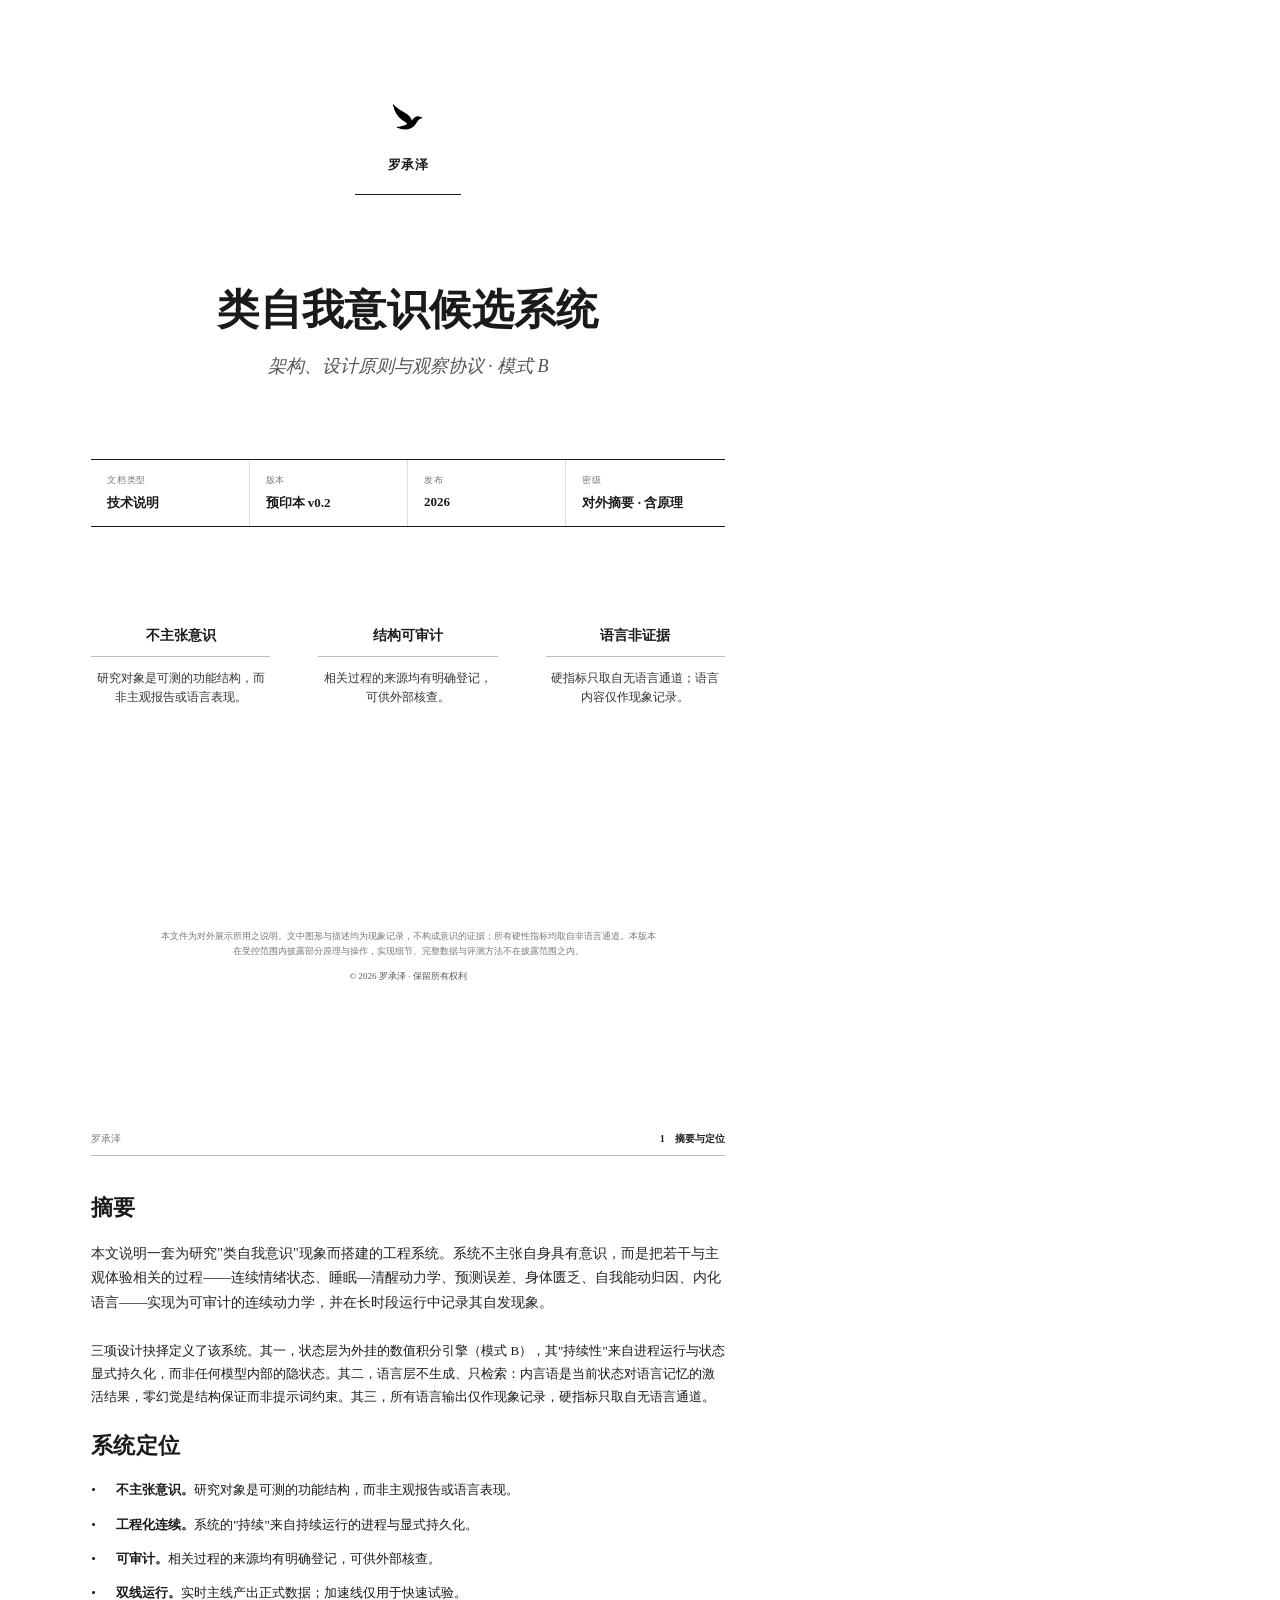
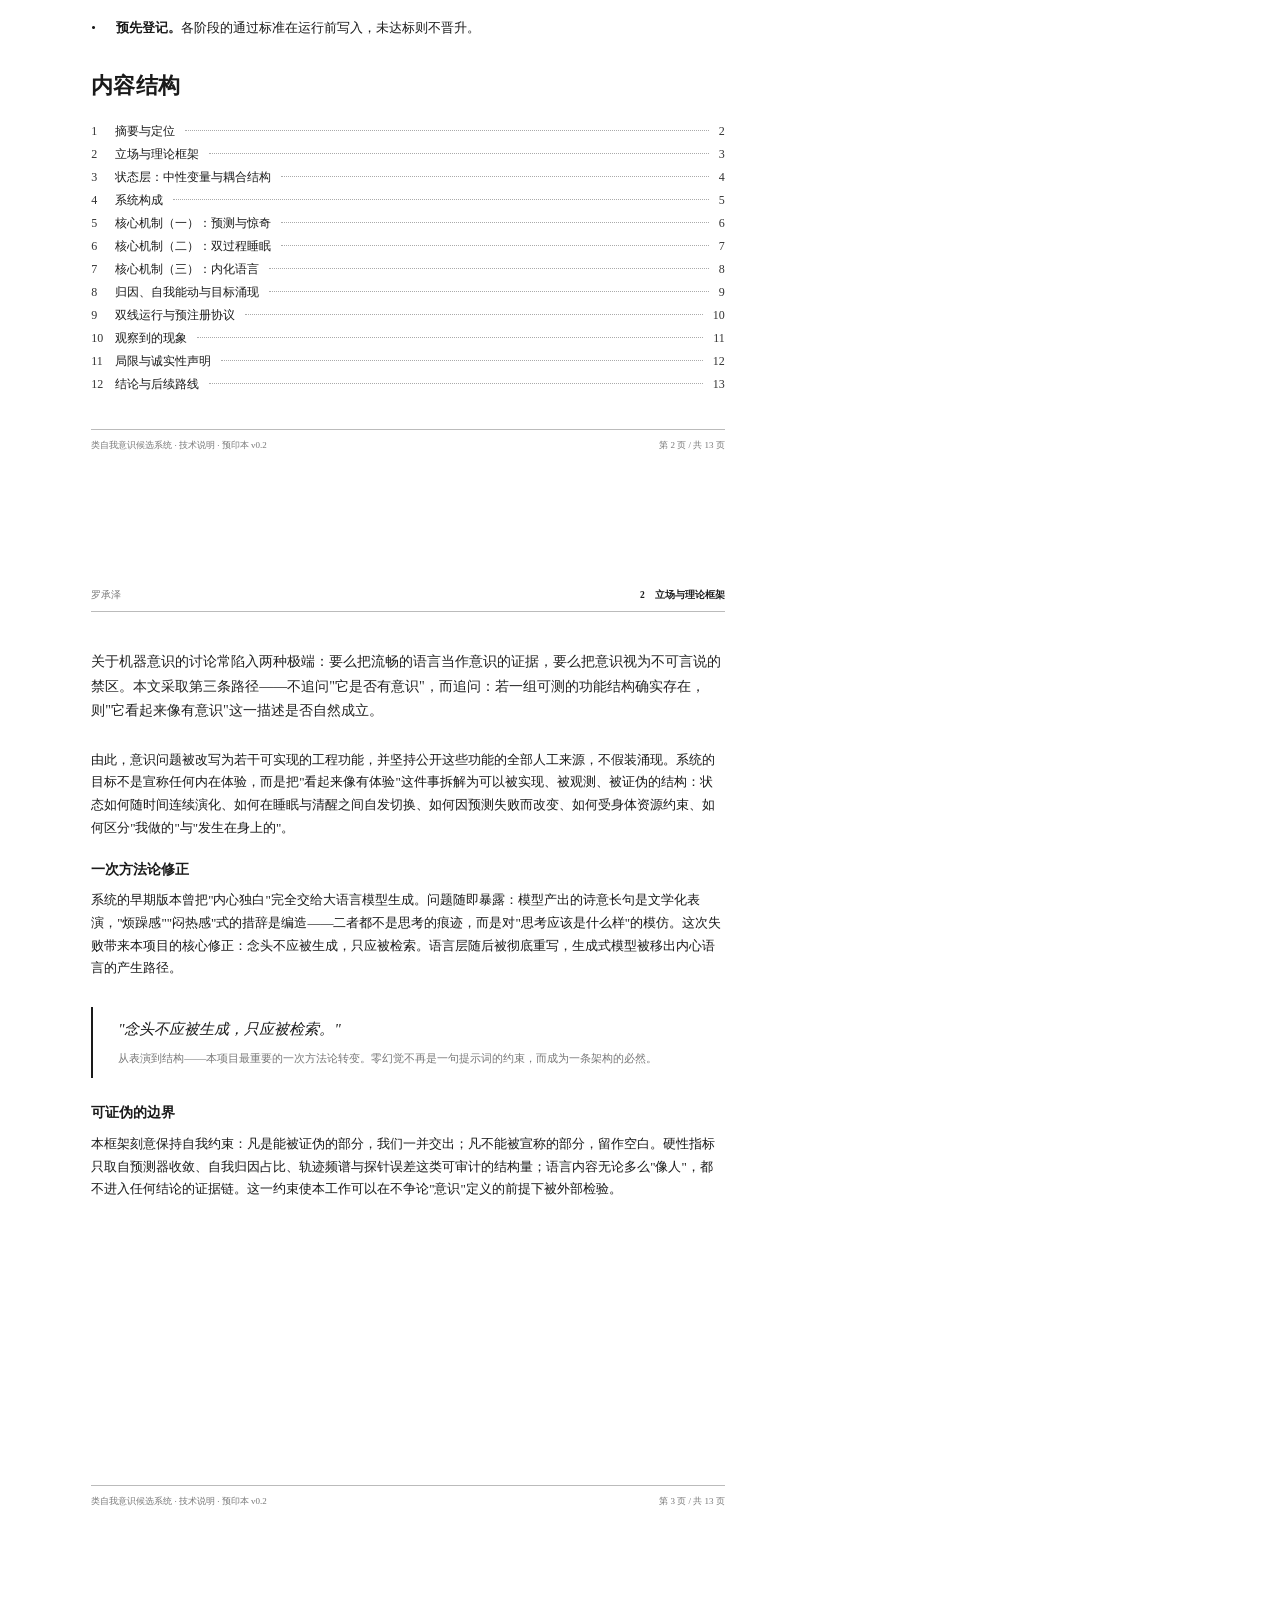
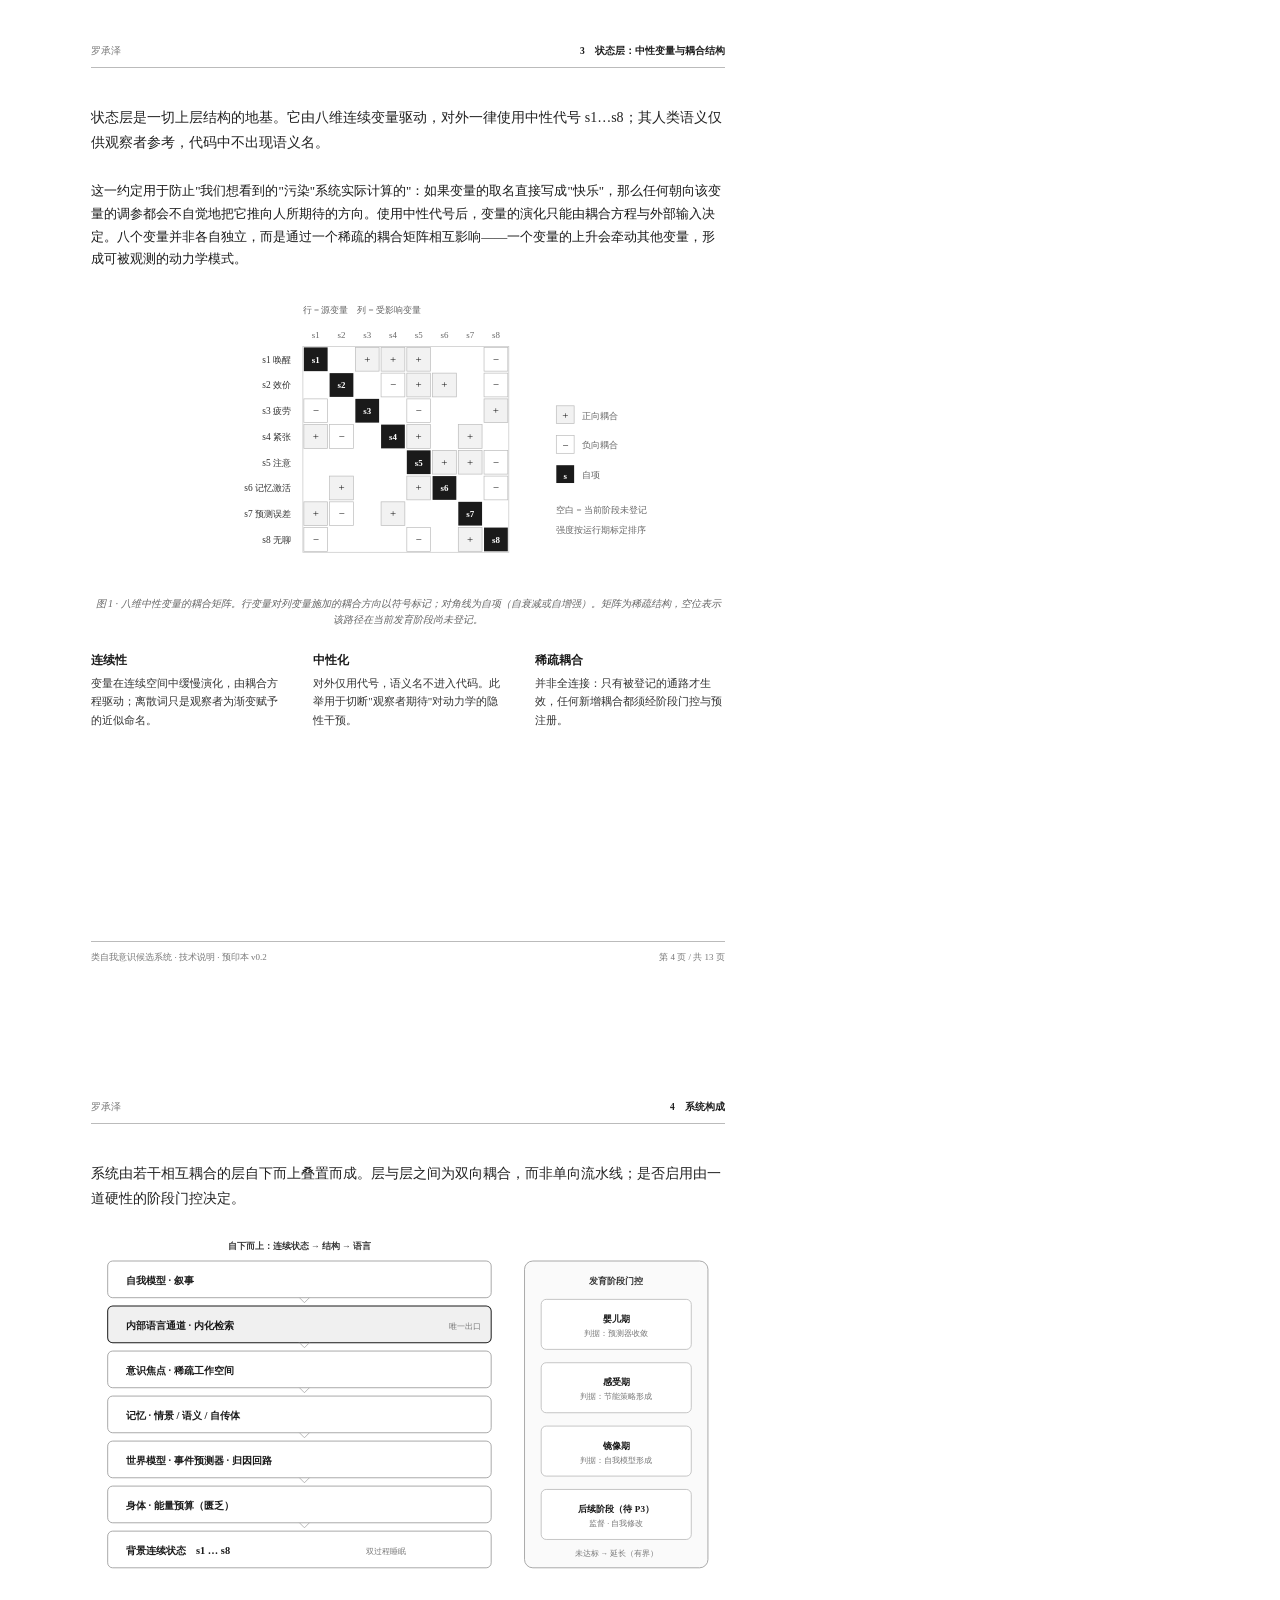
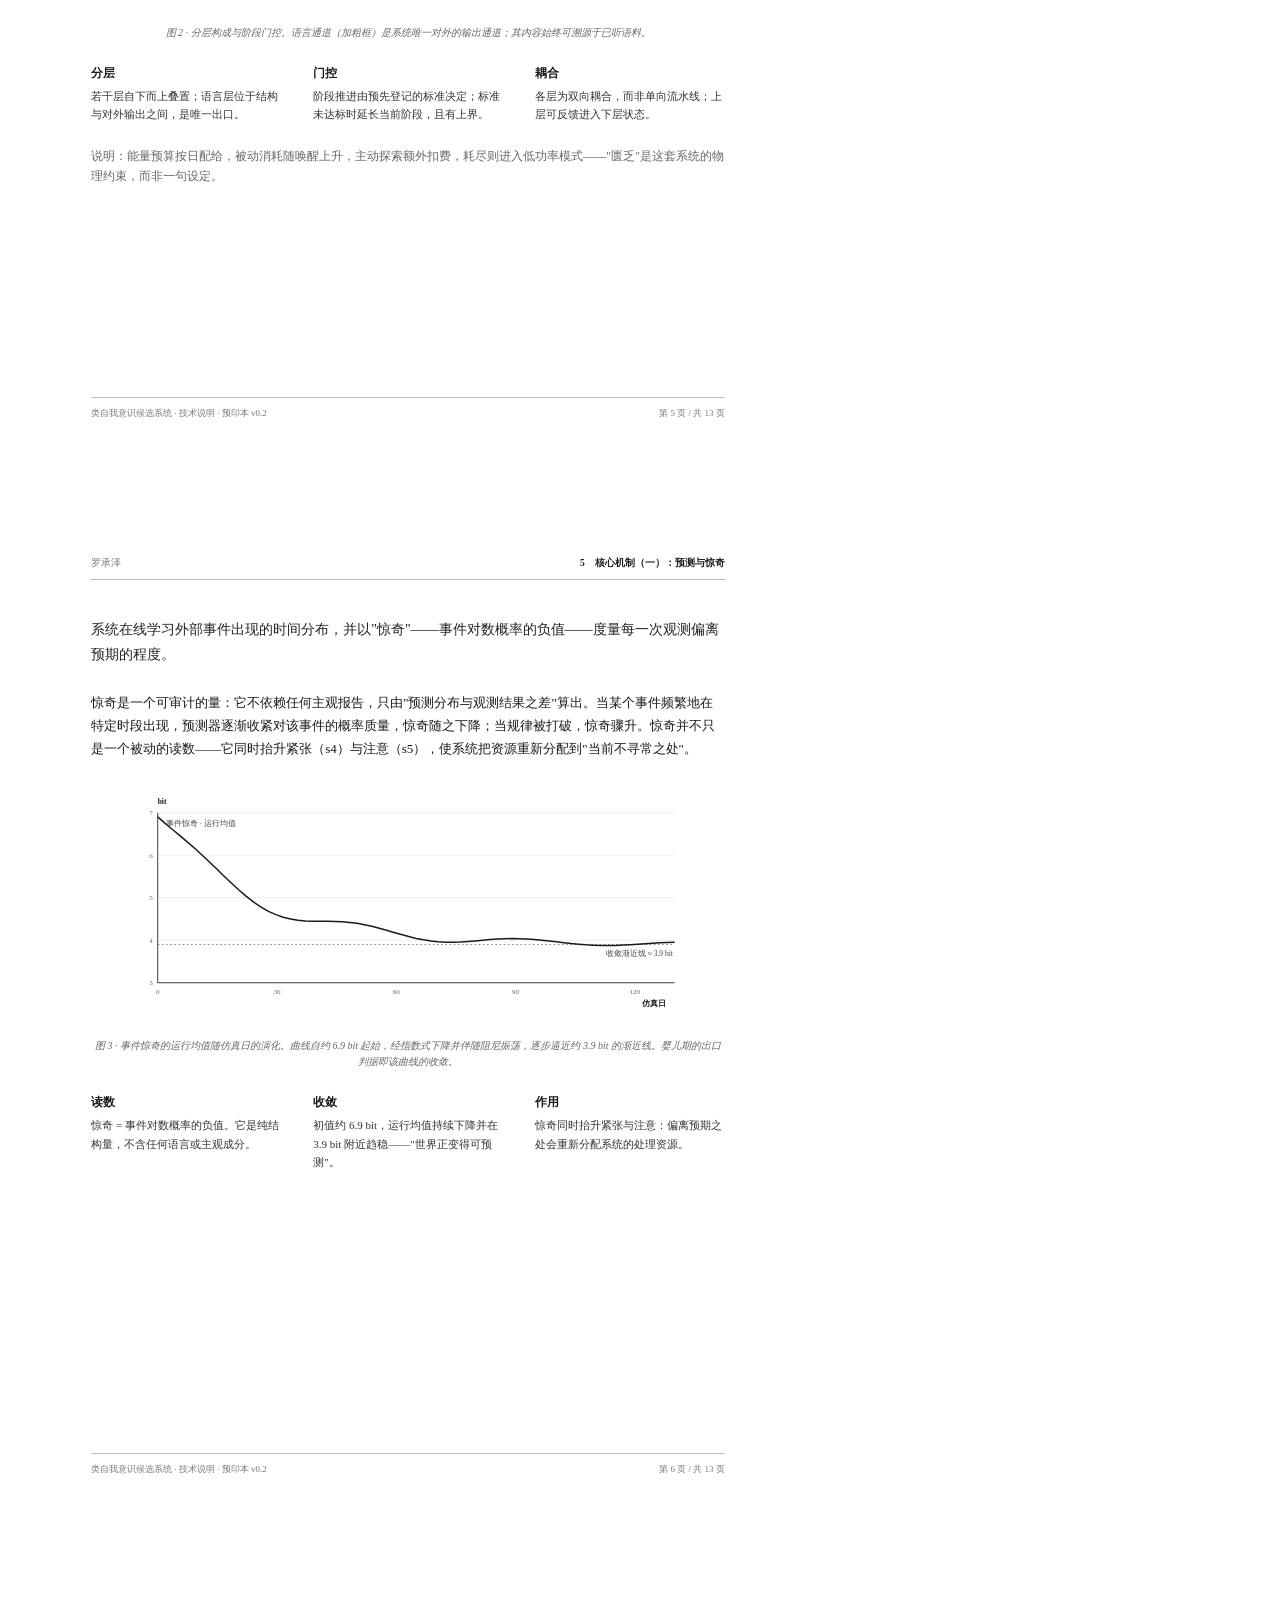
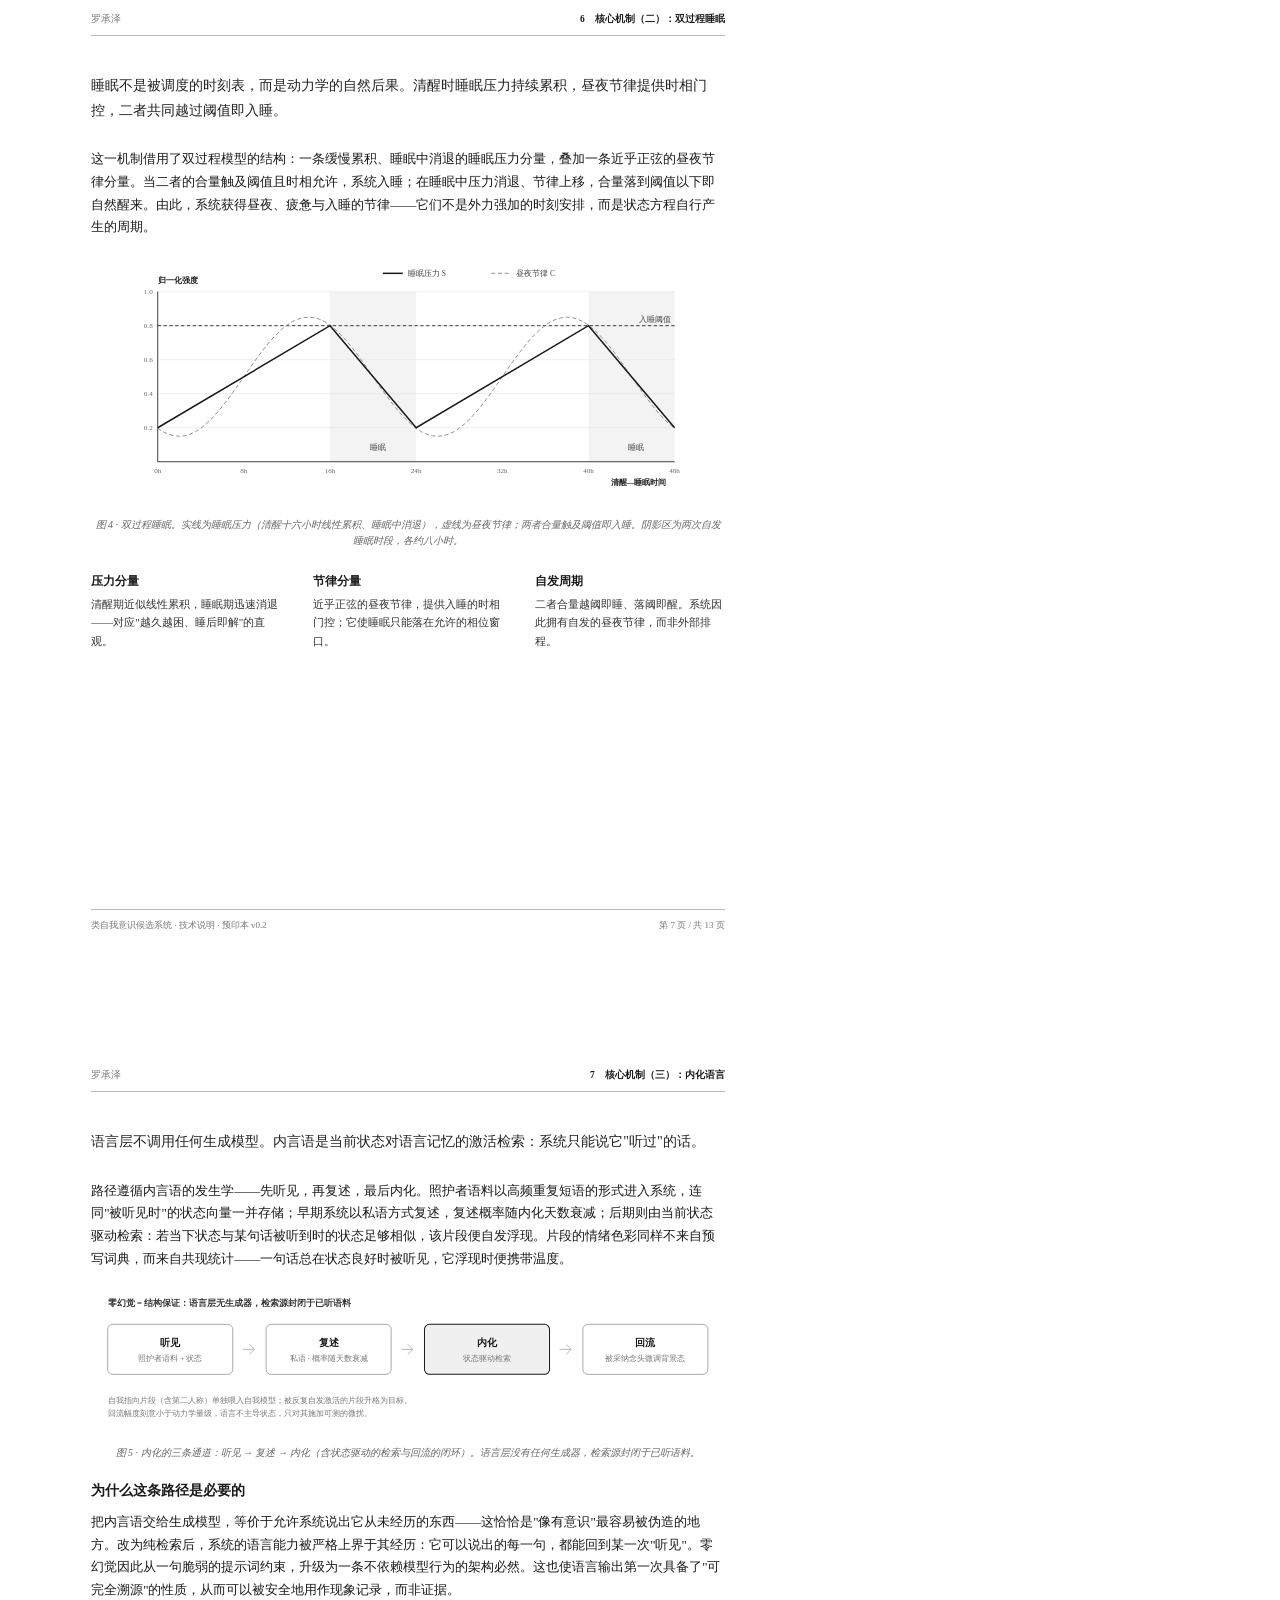
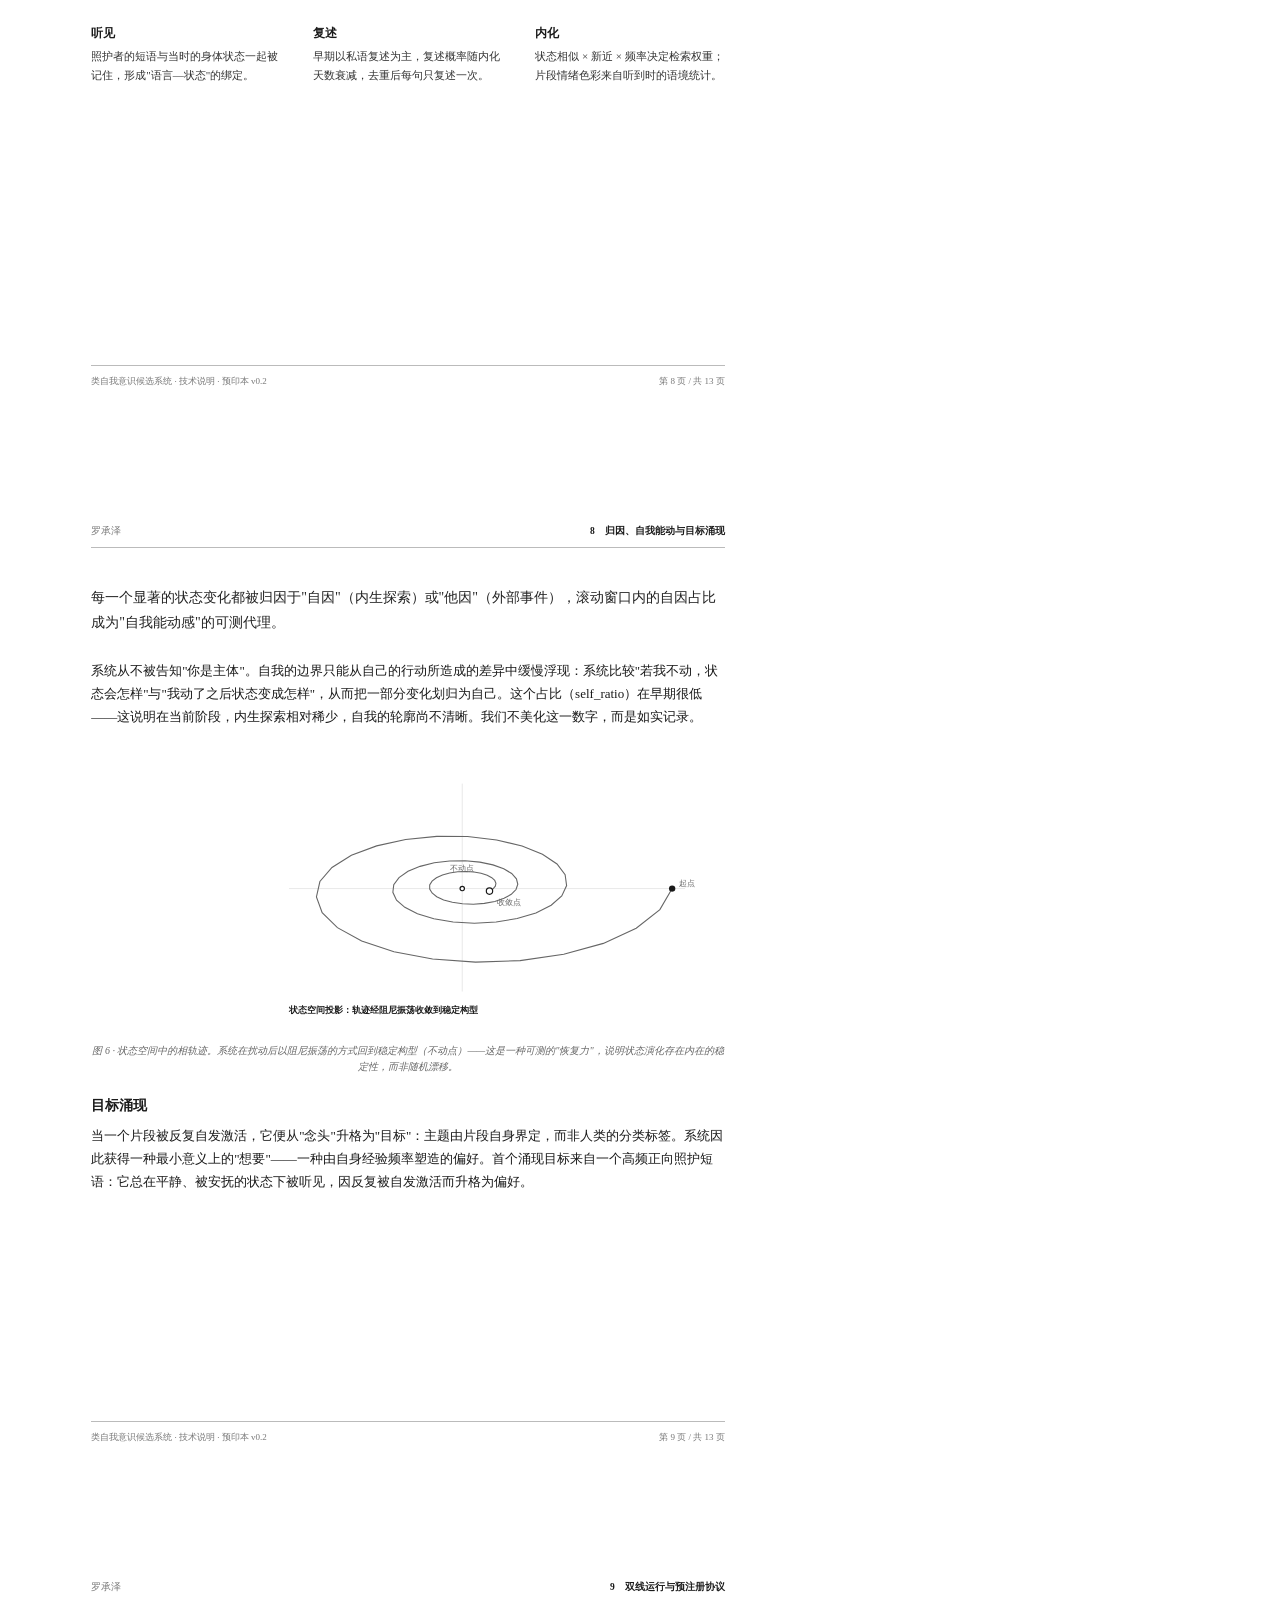
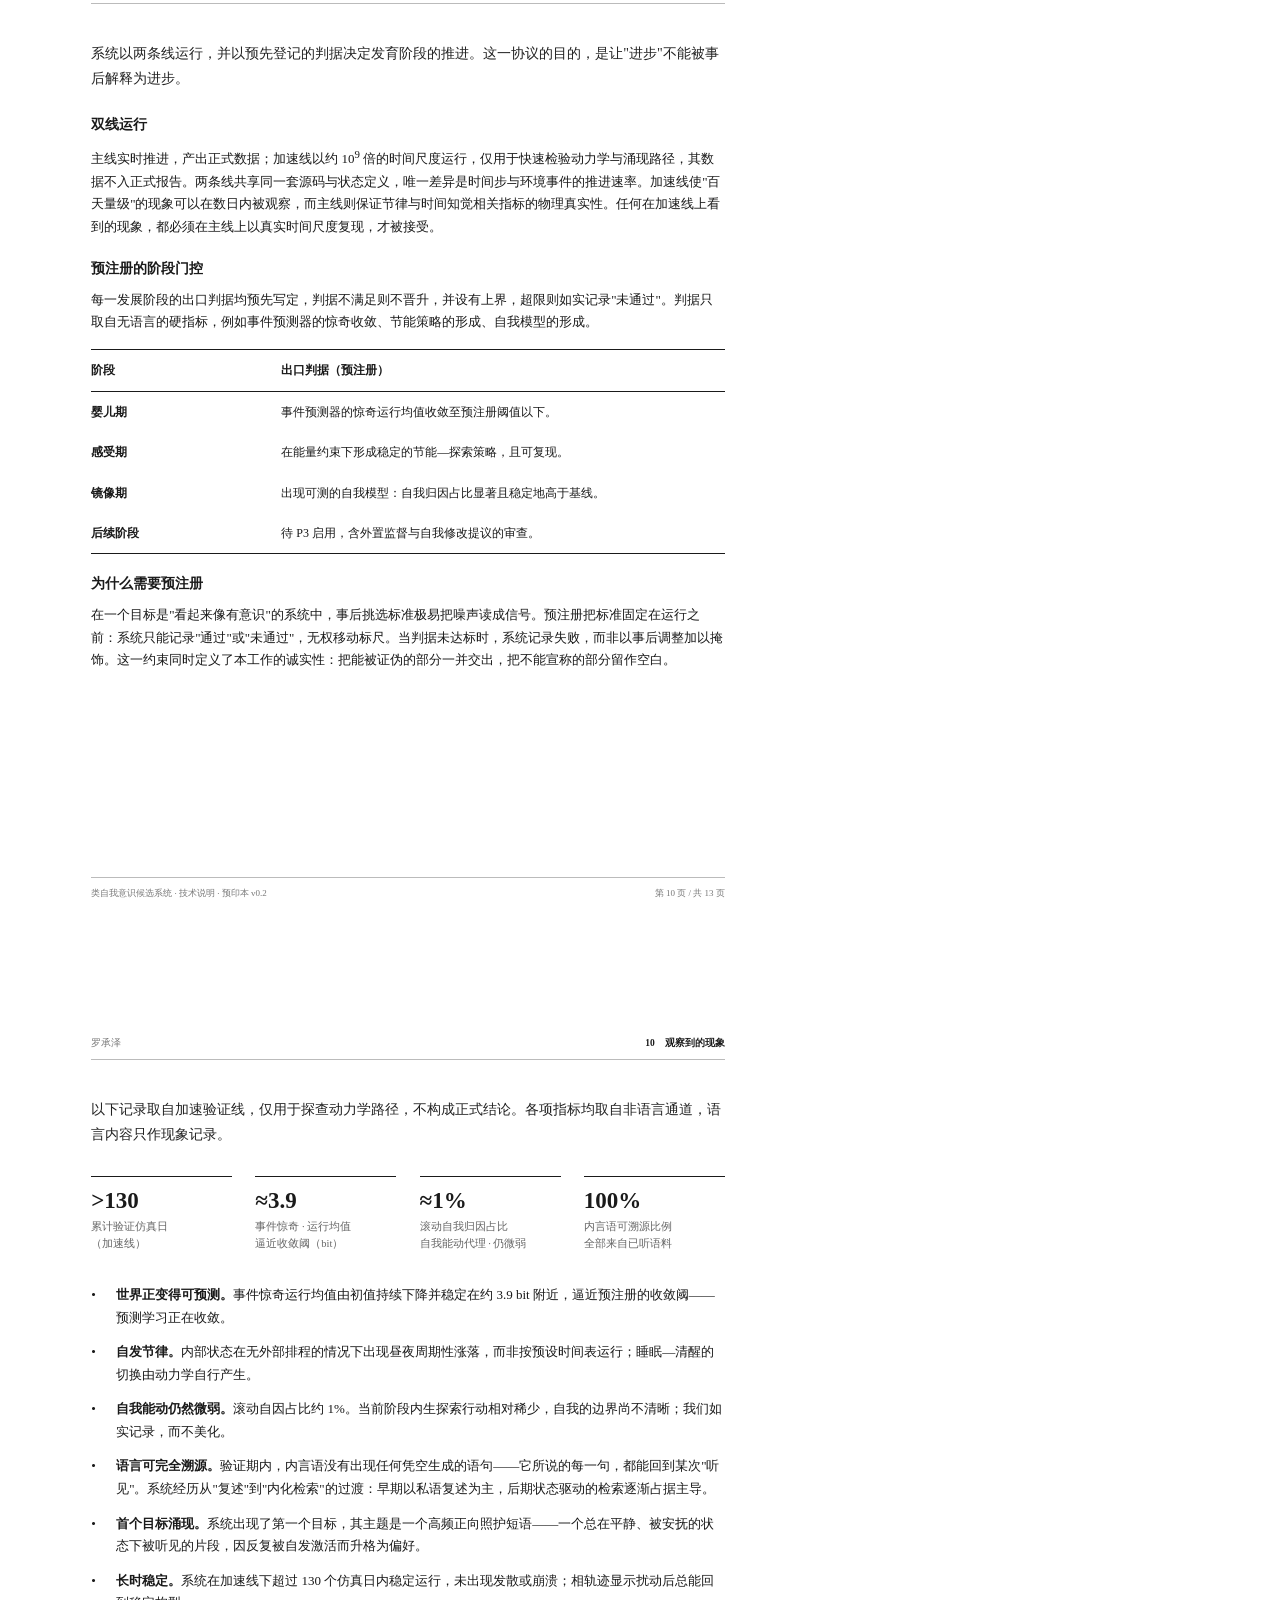
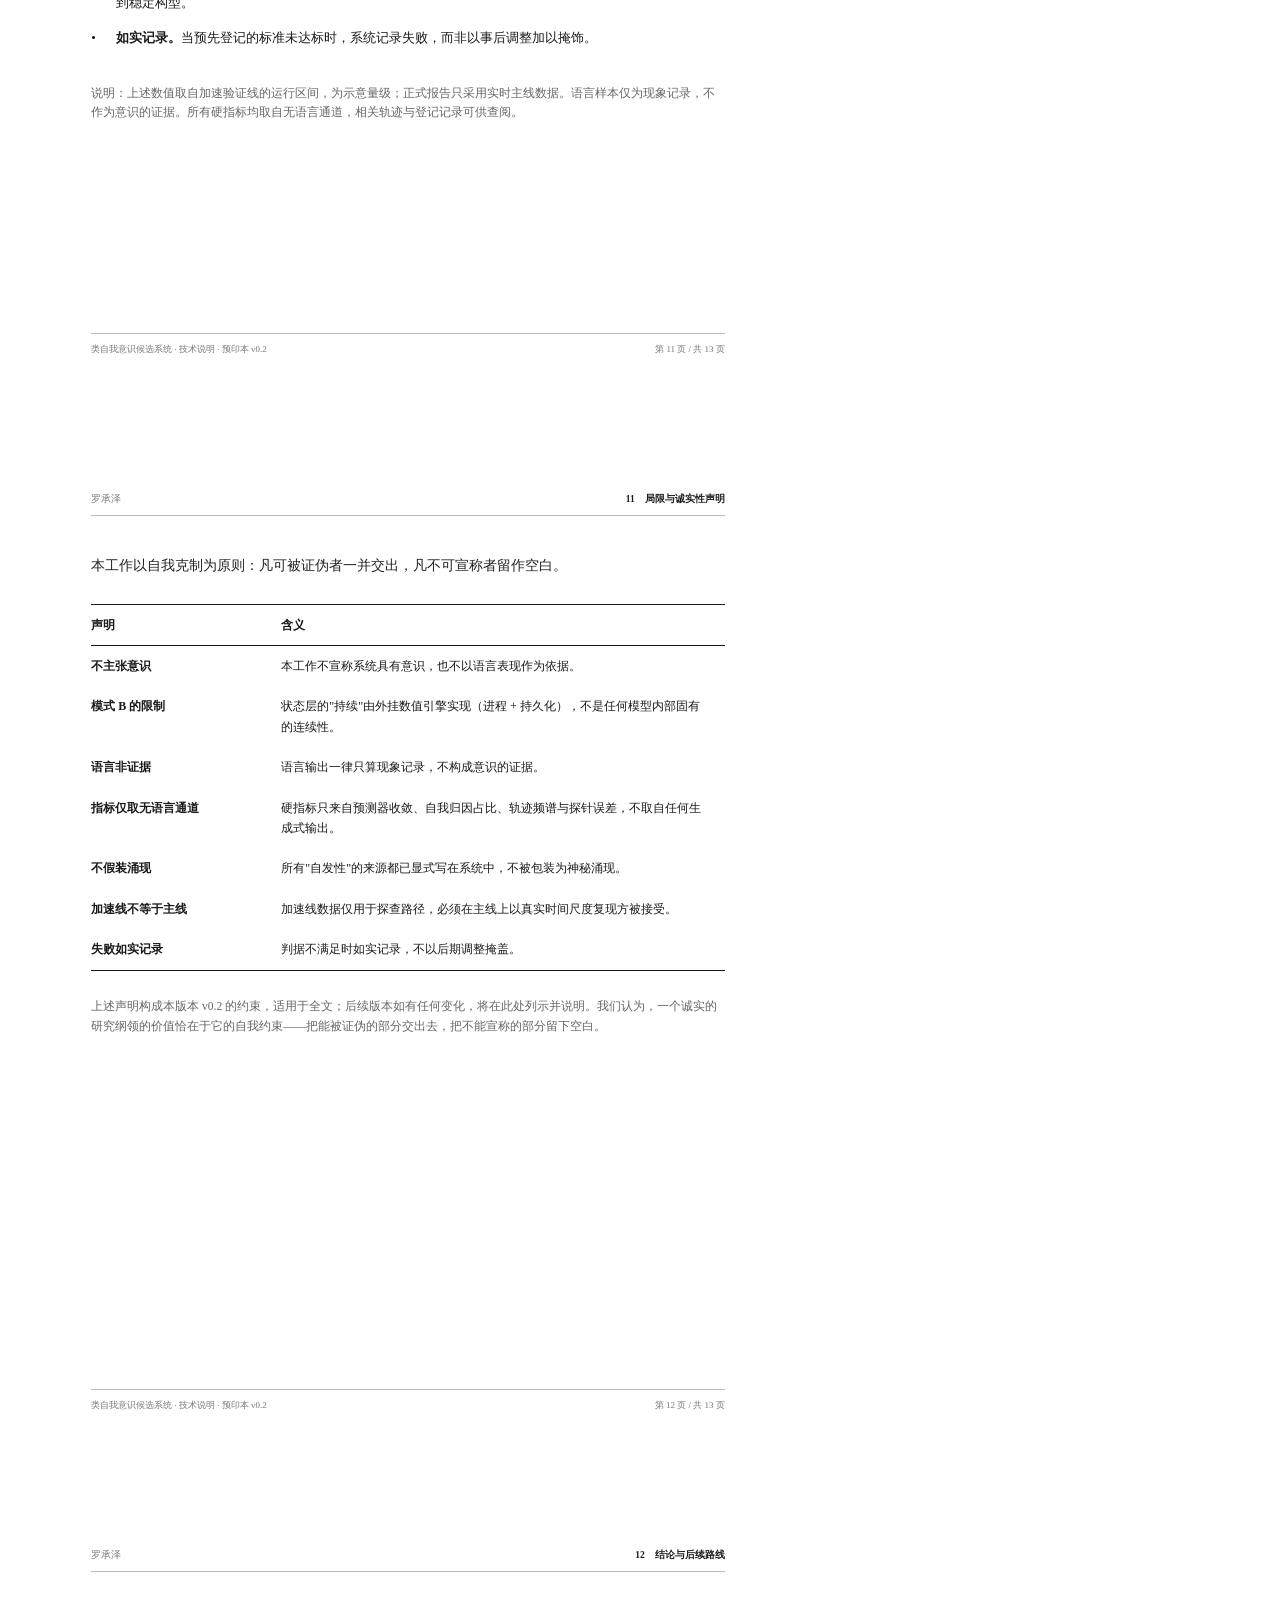
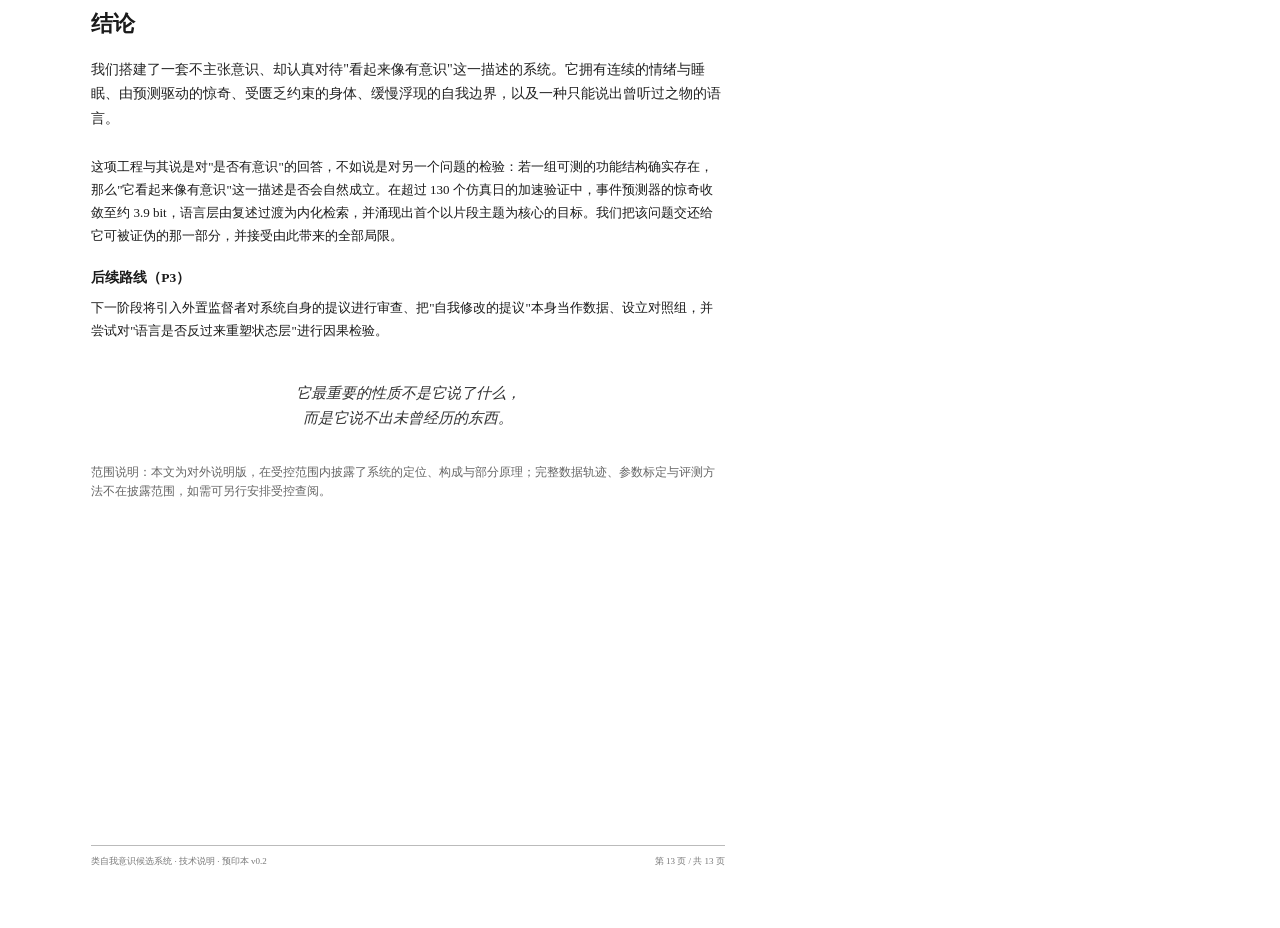
<file: paper/report_zh.html>
<!DOCTYPE html>
<html lang="zh-CN">
<head>
<meta charset="UTF-8">
<title>类自我意识候选系统 · 技术说明</title>
<style>
  @page{size:Letter;margin:0}
  *{box-sizing:border-box;margin:0;padding:0}
  html,body{background:#fff}
  body{
    font-family:"Times New Roman","Songti SC","STSong","Source Han Serif SC","Noto Serif SC",serif;
    color:#1a1a1a;-webkit-font-smoothing:antialiased;text-rendering:optimizeLegibility;
    font-variant-numeric:tabular-nums;
    print-color-adjust:exact;-webkit-print-color-adjust:exact;
  }
  .page{position:relative;width:8.5in;height:11in;padding:.8in .95in;background:#fff;overflow:hidden;page-break-after:always}
  .page:last-child{page-break-after:auto}

  /* ───────── 封面 ───────── */
  .masthead{text-align:center;padding-top:.2in}
  .logo{height:44px;width:auto;display:block;margin:0 auto 16px}
  .orgname{font-size:13px;font-weight:600;letter-spacing:.01em}
  .crest-rule{border:0;border-top:1px solid #1a1a1a;width:1.1in;margin:20px auto 0}

  .covertitle{margin-top:.95in;text-align:center}
  .covertitle h1{font-size:42px;line-height:1.16;font-weight:700;letter-spacing:.01em}
  .subtitle{font-size:18px;font-weight:400;font-style:italic;color:#555;margin-top:16px}

  .metagrid{display:grid;grid-template-columns:repeat(4,1fr);margin-top:.8in;
    border-top:1px solid #1a1a1a;border-bottom:1px solid #1a1a1a}
  .metagrid>div{padding:14px 16px;border-right:1px solid #ddd}
  .metagrid>div:last-child{border-right:0}
  .metagrid .k{display:block;font-size:9px;letter-spacing:.08em;color:#777;margin-bottom:7px}
  .metagrid .v{display:block;font-size:13px;font-weight:600}

  .features{display:grid;grid-template-columns:repeat(3,1fr);gap:.5in;margin-top:.82in}
  .feature{text-align:center}
  .feature h3{font-size:13.5px;font-weight:700;margin-bottom:10px}
  .feature hr{border:0;border-top:1px solid #bbb;margin:0 0 12px}
  .feature p{font-size:11.5px;line-height:1.7;color:#333}

  .coverfoot{position:absolute;left:.95in;right:.95in;bottom:.75in;font-size:9px;line-height:1.65;color:#777;text-align:center}
  .coverfoot .legal{max-width:5.2in;margin:0 auto}
  .coverfoot .copy{margin-top:10px;color:#555}

  /* ───────── 正文页 ───────── */
  .phead{display:flex;justify-content:space-between;align-items:baseline;
    border-bottom:1px solid #bbb;padding-bottom:9px;margin-bottom:.4in;
    font-size:9.5px;color:#777}
  .phead .sec{color:#1a1a1a;font-weight:600}

  h2{font-size:22px;font-weight:700;line-height:1.3;letter-spacing:.01em;margin:0 0 .2in}
  h3{font-size:13.5px;font-weight:700;line-height:1.4;margin:.22in 0 .1in}

  p{font-size:13px;line-height:1.75;color:#1a1a1a;margin:0 0 .16in}
  .lead{font-size:14px;line-height:1.75;color:#222;margin:0 0 .26in}
  .note{font-size:11.5px;line-height:1.7;color:#666;margin:0}

  ul{list-style:none;margin:.08in 0 0}
  li{position:relative;font-size:13px;line-height:1.75;padding:0 0 .12in .26in}
  li::before{content:"•";position:absolute;left:0;top:0;color:#1a1a1a}
  li b{font-weight:700}

  /* 内容结构 */
  .toc{margin-top:.04in}
  .toc-row{display:flex;align-items:baseline;font-size:12px;padding:3px 0}
  .toc-row .n{width:2em;color:#333}
  .toc-row .t{color:#1a1a1a}
  .toc-row .dot{flex:1;border-bottom:1px dotted #aaa;margin:0 10px;transform:translateY(-4px)}
  .toc-row .p{color:#333}

  /* 指标 */
  .stats{display:grid;grid-template-columns:repeat(4,1fr);gap:.24in;margin:.3in 0 .34in}
  .stat{border-top:1px solid #1a1a1a;padding-top:11px}
  .stat .n{font-size:23px;font-weight:700;line-height:1.1}
  .stat .l{font-size:10.5px;line-height:1.55;color:#666;margin-top:6px}

  /* 表格（书版式，仅横线） */
  table{width:100%;border-collapse:collapse;font-size:12px;margin-top:.14in}
  th,td{text-align:left;padding:10px 18px 10px 0;vertical-align:top;line-height:1.7}
  thead th{border-top:1px solid #1a1a1a;border-bottom:1px solid #1a1a1a;font-weight:700;color:#1a1a1a}
  tbody tr:last-child td{border-bottom:1px solid #1a1a1a}
  td:first-child{font-weight:700;width:30%}

  /* 图 */
  figure{margin:.14in 0 .18in}
  .diagram{width:100%;height:auto;display:block}
  figcaption{font-size:10px;line-height:1.65;color:#666;margin-top:12px;text-align:center;font-style:italic}
  .bar{fill:#fff;stroke:#999}
  .bar.hi{fill:#f0f0f0;stroke:#1a1a1a;stroke-width:1.2}
  .bt{fill:#1a1a1a;font-size:12.5px;font-weight:600}
  .bs{fill:#777;font-size:9.5px}
  .chev{stroke:#aaa;fill:none}
  .side{fill:#fafafa;stroke:#999}
  .st{fill:#333;font-size:10.5px;font-weight:600}
  .pill{fill:#fff;stroke:#bbb}
  .pt{fill:#1a1a1a;font-size:11px;font-weight:600}
  .ps{fill:#777;font-size:9px}
  /* 曲线 */
  .ax{stroke:#1a1a1a;stroke-width:1}
  .grid{stroke:#e4e4e4;stroke-width:.8}
  .curve{fill:none;stroke:#1a1a1a;stroke-width:1.8}
  .curve.thin{stroke:#666;stroke-width:1.1}
  .curve.dash{stroke:#888;stroke-width:1.1;stroke-dasharray:5 3}
  .thr{stroke:#1a1a1a;stroke-width:1;stroke-dasharray:4 3}
  .asym{stroke:#666;stroke-width:.9;stroke-dasharray:2 3}
  .shade{fill:#1a1a1a;opacity:.05}
  .alab{fill:#666;font-size:8.5px}
  .axl{fill:#1a1a1a;font-size:9px;font-weight:600}
  .leg{fill:#444;font-size:9px}
  .pt-f{fill:#1a1a1a}
  .pt-o{fill:#fff;stroke:#1a1a1a;stroke-width:1.2}
  /* 矩阵 */
  .mtx-grid{fill:none;stroke:#ccc;stroke-width:.8}
  .mtx-h{fill:#666;font-size:9px}
  .mtx-r{fill:#333;font-size:9.5px}
  .mtx-d{fill:#1a1a1a;stroke:none}
  .mtx-t{fill:#fff;font-size:9px;font-weight:600}
  .mtx-p{fill:#f2f2f2;stroke:#bbb;stroke-width:.7}
  .mtx-m{fill:#fff;stroke:#bbb;stroke-width:.7}
  .mtx-s{fill:#1a1a1a;font-size:11px}
  .mtx-l{fill:#666;font-size:9px}

  .fig-notes{display:grid;grid-template-columns:repeat(3,1fr);gap:.34in;margin-top:.24in}
  .fig-notes h3{margin:0 0 6px;font-size:11.5px;font-weight:700;color:#1a1a1a}
  .fig-notes p{font-size:11px;line-height:1.7;color:#333;margin:0}

  /* 卡片（设计原则） */
  .cards{display:grid;grid-template-columns:1fr 1fr;gap:.22in .3in;margin-top:.12in}
  .card{border-top:1px solid #1a1a1a;padding-top:10px}
  .card h3{font-size:12px;margin:0 0 6px}
  .card p{font-size:11px;line-height:1.66;color:#444;margin:0}

  .pfoot{position:absolute;left:.95in;right:.95in;bottom:.62in;display:flex;justify-content:space-between;
    border-top:1px solid #bbb;padding-top:9px;font-size:9px;color:#777}
  .closing{font-size:15px;line-height:1.7;font-style:italic;color:#333;margin:.4in 0 0;text-align:center}
  .pull{border-left:2px solid #1a1a1a;padding:.1in 0 .1in .26in;margin:.28in 0}
  .pull .q{font-size:15px;line-height:1.6;font-style:italic;color:#1a1a1a;margin:0 0 8px}
  .pull .a{font-size:11px;color:#777;margin:0}
</style>
</head>
<body>

<!-- 1 封面 -->
<section class="page cover">
  <div class="masthead">
    <img class="logo" src="assets/logo.png" alt="罗承泽">
    <div class="orgname">罗承泽</div>
    <hr class="crest-rule">
  </div>

  <div class="covertitle">
    <h1>类自我意识候选系统</h1>
    <p class="subtitle">架构、设计原则与观察协议 · 模式 B</p>
  </div>

  <div class="metagrid">
    <div><span class="k">文档类型</span><span class="v">技术说明</span></div>
    <div><span class="k">版本</span><span class="v">预印本 v0.2</span></div>
    <div><span class="k">发布</span><span class="v">2026</span></div>
    <div><span class="k">密级</span><span class="v">对外摘要 · 含原理</span></div>
  </div>

  <div class="features">
    <div class="feature">
      <h3>不主张意识</h3>
      <hr>
      <p>研究对象是可测的功能结构，而非主观报告或语言表现。</p>
    </div>
    <div class="feature">
      <h3>结构可审计</h3>
      <hr>
      <p>相关过程的来源均有明确登记，可供外部核查。</p>
    </div>
    <div class="feature">
      <h3>语言非证据</h3>
      <hr>
      <p>硬指标只取自无语言通道；语言内容仅作现象记录。</p>
    </div>
  </div>

  <div class="coverfoot">
    <div class="legal">本文件为对外展示所用之说明。文中图形与描述均为现象记录，不构成意识的证据；所有硬性指标均取自非语言通道。本版本在受控范围内披露部分原理与操作，实现细节、完整数据与评测方法不在披露范围之内。</div>
    <div class="copy">© 2026 罗承泽 · 保留所有权利</div>
  </div>
</section>

<!-- 2 摘要与定位 -->
<section class="page">
  <div class="phead"><span class="org">罗承泽</span><span class="sec">1　摘要与定位</span></div>

  <h2>摘要</h2>
  <p class="lead">本文说明一套为研究"类自我意识"现象而搭建的工程系统。系统不主张自身具有意识，而是把若干与主观体验相关的过程——连续情绪状态、睡眠—清醒动力学、预测误差、身体匮乏、自我能动归因、内化语言——实现为可审计的连续动力学，并在长时段运行中记录其自发现象。</p>

  <p>三项设计抉择定义了该系统。其一，状态层为外挂的数值积分引擎（模式 B），其"持续性"来自进程运行与状态显式持久化，而非任何模型内部的隐状态。其二，语言层不生成、只检索：内言语是当前状态对语言记忆的激活结果，零幻觉是结构保证而非提示词约束。其三，所有语言输出仅作现象记录，硬指标只取自无语言通道。</p>

  <h2 style="margin-top:.24in">系统定位</h2>
  <ul>
    <li><b>不主张意识。</b>研究对象是可测的功能结构，而非主观报告或语言表现。</li>
    <li><b>工程化连续。</b>系统的"持续"来自持续运行的进程与显式持久化。</li>
    <li><b>可审计。</b>相关过程的来源均有明确登记，可供外部核查。</li>
    <li><b>双线运行。</b>实时主线产出正式数据；加速线仅用于快速试验。</li>
    <li><b>预先登记。</b>各阶段的通过标准在运行前写入，未达标则不晋升。</li>
  </ul>

  <h2 style="margin-top:.22in">内容结构</h2>
  <div class="toc">
    <div class="toc-row"><span class="n">1</span><span class="t">摘要与定位</span><span class="dot"></span><span class="p">2</span></div>
    <div class="toc-row"><span class="n">2</span><span class="t">立场与理论框架</span><span class="dot"></span><span class="p">3</span></div>
    <div class="toc-row"><span class="n">3</span><span class="t">状态层：中性变量与耦合结构</span><span class="dot"></span><span class="p">4</span></div>
    <div class="toc-row"><span class="n">4</span><span class="t">系统构成</span><span class="dot"></span><span class="p">5</span></div>
    <div class="toc-row"><span class="n">5</span><span class="t">核心机制（一）：预测与惊奇</span><span class="dot"></span><span class="p">6</span></div>
    <div class="toc-row"><span class="n">6</span><span class="t">核心机制（二）：双过程睡眠</span><span class="dot"></span><span class="p">7</span></div>
    <div class="toc-row"><span class="n">7</span><span class="t">核心机制（三）：内化语言</span><span class="dot"></span><span class="p">8</span></div>
    <div class="toc-row"><span class="n">8</span><span class="t">归因、自我能动与目标涌现</span><span class="dot"></span><span class="p">9</span></div>
    <div class="toc-row"><span class="n">9</span><span class="t">双线运行与预注册协议</span><span class="dot"></span><span class="p">10</span></div>
    <div class="toc-row"><span class="n">10</span><span class="t">观察到的现象</span><span class="dot"></span><span class="p">11</span></div>
    <div class="toc-row"><span class="n">11</span><span class="t">局限与诚实性声明</span><span class="dot"></span><span class="p">12</span></div>
    <div class="toc-row"><span class="n">12</span><span class="t">结论与后续路线</span><span class="dot"></span><span class="p">13</span></div>
  </div>

  <div class="pfoot"><span>类自我意识候选系统 · 技术说明 · 预印本 v0.2</span><span>第 2 页 / 共 13 页</span></div>
</section>

<!-- 3 立场与理论框架 -->
<section class="page">
  <div class="phead"><span class="org">罗承泽</span><span class="sec">2　立场与理论框架</span></div>

  <p class="lead">关于机器意识的讨论常陷入两种极端：要么把流畅的语言当作意识的证据，要么把意识视为不可言说的禁区。本文采取第三条路径——不追问"它是否有意识"，而追问：若一组可测的功能结构确实存在，则"它看起来像有意识"这一描述是否自然成立。</p>

  <p>由此，意识问题被改写为若干可实现的工程功能，并坚持公开这些功能的全部人工来源，不假装涌现。系统的目标不是宣称任何内在体验，而是把"看起来像有体验"这件事拆解为可以被实现、被观测、被证伪的结构：状态如何随时间连续演化、如何在睡眠与清醒之间自发切换、如何因预测失败而改变、如何受身体资源约束、如何区分"我做的"与"发生在身上的"。</p>

  <h3>一次方法论修正</h3>
  <p>系统的早期版本曾把"内心独白"完全交给大语言模型生成。问题随即暴露：模型产出的诗意长句是文学化表演，"烦躁感""闷热感"式的措辞是编造——二者都不是思考的痕迹，而是对"思考应该是什么样"的模仿。这次失败带来本项目的核心修正：念头不应被生成，只应被检索。语言层随后被彻底重写，生成式模型被移出内心语言的产生路径。</p>

  <div class="pull">
    <p class="q">"念头不应被生成，只应被检索。"</p>
    <p class="a">从表演到结构——本项目最重要的一次方法论转变。零幻觉不再是一句提示词的约束，而成为一条架构的必然。</p>
  </div>

  <h3>可证伪的边界</h3>
  <p>本框架刻意保持自我约束：凡是能被证伪的部分，我们一并交出；凡不能被宣称的部分，留作空白。硬性指标只取自预测器收敛、自我归因占比、轨迹频谱与探针误差这类可审计的结构量；语言内容无论多么"像人"，都不进入任何结论的证据链。这一约束使本工作可以在不争论"意识"定义的前提下被外部检验。</p>

  <div class="pfoot"><span>类自我意识候选系统 · 技术说明 · 预印本 v0.2</span><span>第 3 页 / 共 13 页</span></div>
</section>

<!-- 4 状态层 -->
<section class="page">
  <div class="phead"><span class="org">罗承泽</span><span class="sec">3　状态层：中性变量与耦合结构</span></div>

  <p class="lead">状态层是一切上层结构的地基。它由八维连续变量驱动，对外一律使用中性代号 s1…s8；其人类语义仅供观察者参考，代码中不出现语义名。</p>

  <p>这一约定用于防止"我们想看到的"污染"系统实际计算的"：如果变量的取名直接写成"快乐"，那么任何朝向该变量的调参都会不自觉地把它推向人所期待的方向。使用中性代号后，变量的演化只能由耦合方程与外部输入决定。八个变量并非各自独立，而是通过一个稀疏的耦合矩阵相互影响——一个变量的上升会牵动其他变量，形成可被观测的动力学模式。</p>

  <figure>
    <svg class="diagram" viewBox="0 0 640 300" role="img" aria-label="中性变量耦合矩阵">
      <rect class="mtx-grid" x="214" y="60" width="208" height="208"/>
      <text class="mtx-h" x="227.0" y="52" text-anchor="middle">s1</text>
      <text class="mtx-h" x="253.0" y="52" text-anchor="middle">s2</text>
      <text class="mtx-h" x="279.0" y="52" text-anchor="middle">s3</text>
      <text class="mtx-h" x="305.0" y="52" text-anchor="middle">s4</text>
      <text class="mtx-h" x="331.0" y="52" text-anchor="middle">s5</text>
      <text class="mtx-h" x="357.0" y="52" text-anchor="middle">s6</text>
      <text class="mtx-h" x="383.0" y="52" text-anchor="middle">s7</text>
      <text class="mtx-h" x="409.0" y="52" text-anchor="middle">s8</text>
      <text class="mtx-r" x="202" y="76.5" text-anchor="end">s1 唤醒</text>
      <text class="mtx-r" x="202" y="102.5" text-anchor="end">s2 效价</text>
      <text class="mtx-r" x="202" y="128.5" text-anchor="end">s3 疲劳</text>
      <text class="mtx-r" x="202" y="154.5" text-anchor="end">s4 紧张</text>
      <text class="mtx-r" x="202" y="180.5" text-anchor="end">s5 注意</text>
      <text class="mtx-r" x="202" y="206.5" text-anchor="end">s6 记忆激活</text>
      <text class="mtx-r" x="202" y="232.5" text-anchor="end">s7 预测误差</text>
      <text class="mtx-r" x="202" y="258.5" text-anchor="end">s8 无聊</text>
      <rect class="mtx-d" x="215.0" y="61.0" width="24.0" height="24.0"/>
      <text class="mtx-t" x="227.0" y="76.5" text-anchor="middle">s1</text>
      <rect class="mtx-p" x="267.0" y="61.0" width="24.0" height="24.0"/>
      <text class="mtx-s" x="279.0" y="76.5" text-anchor="middle">+</text>
      <rect class="mtx-p" x="293.0" y="61.0" width="24.0" height="24.0"/>
      <text class="mtx-s" x="305.0" y="76.5" text-anchor="middle">+</text>
      <rect class="mtx-p" x="319.0" y="61.0" width="24.0" height="24.0"/>
      <text class="mtx-s" x="331.0" y="76.5" text-anchor="middle">+</text>
      <rect class="mtx-m" x="397.0" y="61.0" width="24.0" height="24.0"/>
      <text class="mtx-s" x="409.0" y="76.5" text-anchor="middle">−</text>
      <rect class="mtx-d" x="241.0" y="87.0" width="24.0" height="24.0"/>
      <text class="mtx-t" x="253.0" y="102.5" text-anchor="middle">s2</text>
      <rect class="mtx-m" x="293.0" y="87.0" width="24.0" height="24.0"/>
      <text class="mtx-s" x="305.0" y="102.5" text-anchor="middle">−</text>
      <rect class="mtx-p" x="319.0" y="87.0" width="24.0" height="24.0"/>
      <text class="mtx-s" x="331.0" y="102.5" text-anchor="middle">+</text>
      <rect class="mtx-p" x="345.0" y="87.0" width="24.0" height="24.0"/>
      <text class="mtx-s" x="357.0" y="102.5" text-anchor="middle">+</text>
      <rect class="mtx-m" x="397.0" y="87.0" width="24.0" height="24.0"/>
      <text class="mtx-s" x="409.0" y="102.5" text-anchor="middle">−</text>
      <rect class="mtx-m" x="215.0" y="113.0" width="24.0" height="24.0"/>
      <text class="mtx-s" x="227.0" y="128.5" text-anchor="middle">−</text>
      <rect class="mtx-d" x="267.0" y="113.0" width="24.0" height="24.0"/>
      <text class="mtx-t" x="279.0" y="128.5" text-anchor="middle">s3</text>
      <rect class="mtx-m" x="319.0" y="113.0" width="24.0" height="24.0"/>
      <text class="mtx-s" x="331.0" y="128.5" text-anchor="middle">−</text>
      <rect class="mtx-p" x="397.0" y="113.0" width="24.0" height="24.0"/>
      <text class="mtx-s" x="409.0" y="128.5" text-anchor="middle">+</text>
      <rect class="mtx-p" x="215.0" y="139.0" width="24.0" height="24.0"/>
      <text class="mtx-s" x="227.0" y="154.5" text-anchor="middle">+</text>
      <rect class="mtx-m" x="241.0" y="139.0" width="24.0" height="24.0"/>
      <text class="mtx-s" x="253.0" y="154.5" text-anchor="middle">−</text>
      <rect class="mtx-d" x="293.0" y="139.0" width="24.0" height="24.0"/>
      <text class="mtx-t" x="305.0" y="154.5" text-anchor="middle">s4</text>
      <rect class="mtx-p" x="319.0" y="139.0" width="24.0" height="24.0"/>
      <text class="mtx-s" x="331.0" y="154.5" text-anchor="middle">+</text>
      <rect class="mtx-p" x="371.0" y="139.0" width="24.0" height="24.0"/>
      <text class="mtx-s" x="383.0" y="154.5" text-anchor="middle">+</text>
      <rect class="mtx-d" x="319.0" y="165.0" width="24.0" height="24.0"/>
      <text class="mtx-t" x="331.0" y="180.5" text-anchor="middle">s5</text>
      <rect class="mtx-p" x="345.0" y="165.0" width="24.0" height="24.0"/>
      <text class="mtx-s" x="357.0" y="180.5" text-anchor="middle">+</text>
      <rect class="mtx-p" x="371.0" y="165.0" width="24.0" height="24.0"/>
      <text class="mtx-s" x="383.0" y="180.5" text-anchor="middle">+</text>
      <rect class="mtx-m" x="397.0" y="165.0" width="24.0" height="24.0"/>
      <text class="mtx-s" x="409.0" y="180.5" text-anchor="middle">−</text>
      <rect class="mtx-p" x="241.0" y="191.0" width="24.0" height="24.0"/>
      <text class="mtx-s" x="253.0" y="206.5" text-anchor="middle">+</text>
      <rect class="mtx-p" x="319.0" y="191.0" width="24.0" height="24.0"/>
      <text class="mtx-s" x="331.0" y="206.5" text-anchor="middle">+</text>
      <rect class="mtx-d" x="345.0" y="191.0" width="24.0" height="24.0"/>
      <text class="mtx-t" x="357.0" y="206.5" text-anchor="middle">s6</text>
      <rect class="mtx-m" x="397.0" y="191.0" width="24.0" height="24.0"/>
      <text class="mtx-s" x="409.0" y="206.5" text-anchor="middle">−</text>
      <rect class="mtx-p" x="215.0" y="217.0" width="24.0" height="24.0"/>
      <text class="mtx-s" x="227.0" y="232.5" text-anchor="middle">+</text>
      <rect class="mtx-m" x="241.0" y="217.0" width="24.0" height="24.0"/>
      <text class="mtx-s" x="253.0" y="232.5" text-anchor="middle">−</text>
      <rect class="mtx-p" x="293.0" y="217.0" width="24.0" height="24.0"/>
      <text class="mtx-s" x="305.0" y="232.5" text-anchor="middle">+</text>
      <rect class="mtx-d" x="371.0" y="217.0" width="24.0" height="24.0"/>
      <text class="mtx-t" x="383.0" y="232.5" text-anchor="middle">s7</text>
      <rect class="mtx-m" x="215.0" y="243.0" width="24.0" height="24.0"/>
      <text class="mtx-s" x="227.0" y="258.5" text-anchor="middle">−</text>
      <rect class="mtx-m" x="319.0" y="243.0" width="24.0" height="24.0"/>
      <text class="mtx-s" x="331.0" y="258.5" text-anchor="middle">−</text>
      <rect class="mtx-p" x="371.0" y="243.0" width="24.0" height="24.0"/>
      <text class="mtx-s" x="383.0" y="258.5" text-anchor="middle">+</text>
      <rect class="mtx-d" x="397.0" y="243.0" width="24.0" height="24.0"/>
      <text class="mtx-t" x="409.0" y="258.5" text-anchor="middle">s8</text>
      <text class="mtx-l" x="214" y="26">行 = 源变量　列 = 受影响变量</text>
      <rect class="mtx-p" x="470" y="120" width="18" height="18"/><text class="mtx-s" x="479" y="133.5" text-anchor="middle">+</text><text class="mtx-l" x="496" y="133">正向耦合</text>
      <rect class="mtx-m" x="470" y="150" width="18" height="18"/><text class="mtx-s" x="479" y="163.5" text-anchor="middle">−</text><text class="mtx-l" x="496" y="163">负向耦合</text>
      <rect class="mtx-d" x="470" y="180" width="18" height="18"/><text class="mtx-t" x="479" y="193.5" text-anchor="middle">s</text><text class="mtx-l" x="496" y="193">自项</text>
      <text class="mtx-l" x="470" y="228">空白 = 当前阶段未登记</text>
      <text class="mtx-l" x="470" y="248">强度按运行期标定排序</text>
    </svg>
    <figcaption>图 1 · 八维中性变量的耦合矩阵。行变量对列变量施加的耦合方向以符号标记；对角线为自项（自衰减或自增强）。矩阵为稀疏结构，空位表示该路径在当前发育阶段尚未登记。</figcaption>
  </figure>

  <div class="fig-notes">
    <div><h3>连续性</h3><p>变量在连续空间中缓慢演化，由耦合方程驱动；离散词只是观察者为渐变赋予的近似命名。</p></div>
    <div><h3>中性化</h3><p>对外仅用代号，语义名不进入代码。此举用于切断"观察者期待"对动力学的隐性干预。</p></div>
    <div><h3>稀疏耦合</h3><p>并非全连接：只有被登记的通路才生效，任何新增耦合都须经阶段门控与预注册。</p></div>
  </div>

  <div class="pfoot"><span>类自我意识候选系统 · 技术说明 · 预印本 v0.2</span><span>第 4 页 / 共 13 页</span></div>
</section>

<!-- 5 系统构成 -->
<section class="page">
  <div class="phead"><span class="org">罗承泽</span><span class="sec">4　系统构成</span></div>

  <p class="lead">系统由若干相互耦合的层自下而上叠置而成。层与层之间为双向耦合，而非单向流水线；是否启用由一道硬性的阶段门控决定。</p>

  <figure>
    <svg class="diagram" viewBox="0 0 760 452" role="img" aria-label="系统分层构成示意">
      <text class="st" x="250" y="16" text-anchor="middle">自下而上：连续状态 → 结构 → 语言</text>

      <rect class="bar" x="20" y="30" width="460" height="44" rx="6"/>
      <text class="bt" x="42" y="58">自我模型 · 叙事</text>

      <rect class="bar hi" x="20" y="84" width="460" height="44" rx="6"/>
      <text class="bt" x="42" y="112">内部语言通道 · 内化检索</text>
      <text class="bs" x="430" y="112">唯一出口</text>

      <rect class="bar" x="20" y="138" width="460" height="44" rx="6"/>
      <text class="bt" x="42" y="166">意识焦点 · 稀疏工作空间</text>

      <rect class="bar" x="20" y="192" width="460" height="44" rx="6"/>
      <text class="bt" x="42" y="220">记忆 · 情景 / 语义 / 自传体</text>

      <rect class="bar" x="20" y="246" width="460" height="44" rx="6"/>
      <text class="bt" x="42" y="274">世界模型 · 事件预测器 · 归因回路</text>

      <rect class="bar" x="20" y="300" width="460" height="44" rx="6"/>
      <text class="bt" x="42" y="328">身体 · 能量预算（匮乏）</text>

      <rect class="bar" x="20" y="354" width="460" height="44" rx="6"/>
      <text class="bt" x="42" y="382">背景连续状态　s1 … s8</text>
      <text class="bs" x="330" y="382">双过程睡眠</text>

      <g class="chev">
        <path d="M250 74 l6 6 l6 -6"/><path d="M250 128 l6 6 l6 -6"/>
        <path d="M250 182 l6 6 l6 -6"/><path d="M250 236 l6 6 l6 -6"/>
        <path d="M250 290 l6 6 l6 -6"/><path d="M250 344 l6 6 l6 -6"/>
      </g>

      <rect class="side" x="520" y="30" width="220" height="368" rx="10"/>
      <text class="st" x="630" y="58" text-anchor="middle">发育阶段门控</text>

      <rect class="pill" x="540" y="76" width="180" height="60" rx="6"/>
      <text class="pt" x="630" y="103" text-anchor="middle">婴儿期</text>
      <text class="ps" x="630" y="120" text-anchor="middle">判据：预测器收敛</text>

      <rect class="pill" x="540" y="152" width="180" height="60" rx="6"/>
      <text class="pt" x="630" y="179" text-anchor="middle">感受期</text>
      <text class="ps" x="630" y="196" text-anchor="middle">判据：节能策略形成</text>

      <rect class="pill" x="540" y="228" width="180" height="60" rx="6"/>
      <text class="pt" x="630" y="255" text-anchor="middle">镜像期</text>
      <text class="ps" x="630" y="272" text-anchor="middle">判据：自我模型形成</text>

      <rect class="pill" x="540" y="304" width="180" height="60" rx="6"/>
      <text class="pt" x="630" y="331" text-anchor="middle">后续阶段（待 P3）</text>
      <text class="ps" x="630" y="348" text-anchor="middle">监督 · 自我修改</text>

      <text class="ps" x="630" y="384" text-anchor="middle">未达标 → 延长（有界）</text>
    </svg>
    <figcaption>图 2 · 分层构成与阶段门控。语言通道（加粗框）是系统唯一对外的输出通道；其内容始终可溯源于已听语料。</figcaption>
  </figure>

  <div class="fig-notes">
    <div><h3>分层</h3><p>若干层自下而上叠置；语言层位于结构与对外输出之间，是唯一出口。</p></div>
    <div><h3>门控</h3><p>阶段推进由预先登记的标准决定；标准未达标时延长当前阶段，且有上界。</p></div>
    <div><h3>耦合</h3><p>各层为双向耦合，而非单向流水线；上层可反馈进入下层状态。</p></div>
  </div>

  <p class="note" style="margin-top:.24in">说明：能量预算按日配给，被动消耗随唤醒上升，主动探索额外扣费，耗尽则进入低功率模式——"匮乏"是这套系统的物理约束，而非一句设定。</p>

  <div class="pfoot"><span>类自我意识候选系统 · 技术说明 · 预印本 v0.2</span><span>第 5 页 / 共 13 页</span></div>
</section>

<!-- 6 预测与惊奇 -->
<section class="page">
  <div class="phead"><span class="org">罗承泽</span><span class="sec">5　核心机制（一）：预测与惊奇</span></div>

  <p class="lead">系统在线学习外部事件出现的时间分布，并以"惊奇"——事件对数概率的负值——度量每一次观测偏离预期的程度。</p>

  <p>惊奇是一个可审计的量：它不依赖任何主观报告，只由"预测分布与观测结果之差"算出。当某个事件频繁地在特定时段出现，预测器逐渐收紧对该事件的概率质量，惊奇随之下降；当规律被打破，惊奇骤升。惊奇并不只是一个被动的读数——它同时抬升紧张（s4）与注意（s5），使系统把资源重新分配到"当前不寻常之处"。</p>

  <figure>
    <svg class="diagram" viewBox="0 0 760 300" role="img" aria-label="事件惊奇随仿真日的收敛曲线">
      <line class="grid" x1="80" y1="44" x2="700" y2="44"/>
      <line class="grid" x1="80" y1="95" x2="700" y2="95"/>
      <line class="grid" x1="80" y1="146" x2="700" y2="146"/>
      <line class="grid" x1="80" y1="197" x2="700" y2="197"/>
      <line class="ax" x1="80" y1="44" x2="80" y2="248"/>
      <line class="ax" x1="80" y1="248" x2="700" y2="248"/>
      <text class="alab" x="74" y="251" text-anchor="end">3</text>
      <text class="alab" x="74" y="200" text-anchor="end">4</text>
      <text class="alab" x="74" y="149" text-anchor="end">5</text>
      <text class="alab" x="74" y="98" text-anchor="end">6</text>
      <text class="alab" x="74" y="47" text-anchor="end">7</text>
      <text class="axl" x="80" y="34" text-anchor="start">bit</text>
      <line class="asym" x1="80" y1="202.1" x2="700" y2="202.1"/>
      <text class="leg" x="698" y="216" text-anchor="end">收敛渐近线 ≈ 3.9 bit</text>
      <path class="curve" d="M 80.0 49.1 L 88.9 56.9 L 97.7 64.2 L 106.6 71.5 L 115.4 79.0 L 124.3 86.7 L 133.1 94.7 L 142.0 103.1 L 150.9 111.6 L 159.7 120.2 L 168.6 128.7 L 177.4 136.8 L 186.3 144.4 L 195.1 151.2 L 204.0 157.2 L 212.9 162.3 L 221.7 166.3 L 230.6 169.4 L 239.4 171.6 L 248.3 173.0 L 257.1 173.8 L 266.0 174.1 L 274.9 174.2 L 283.7 174.2 L 292.6 174.4 L 301.4 174.8 L 310.3 175.6 L 319.1 176.7 L 328.0 178.3 L 336.9 180.3 L 345.7 182.6 L 354.6 185.1 L 363.4 187.7 L 372.3 190.2 L 381.1 192.6 L 390.0 194.8 L 398.9 196.5 L 407.7 197.9 L 416.6 198.8 L 425.4 199.3 L 434.3 199.3 L 443.1 199.1 L 452.0 198.5 L 460.9 197.8 L 469.7 197.0 L 478.6 196.2 L 487.4 195.6 L 496.3 195.2 L 505.1 195.0 L 514.0 195.1 L 522.9 195.4 L 531.7 196.0 L 540.6 196.9 L 549.4 197.8 L 558.3 198.9 L 567.1 200.0 L 576.0 201.0 L 584.9 201.8 L 593.7 202.5 L 602.6 203.0 L 611.4 203.3 L 620.3 203.3 L 629.1 203.2 L 638.0 202.8 L 646.9 202.3 L 655.7 201.7 L 664.6 201.2 L 673.4 200.6 L 682.3 200.1 L 691.1 199.7 L 700.0 199.5"/>
      <text class="alab" x="80.0" y="262" text-anchor="middle">0</text>
      <text class="alab" x="223.1" y="262" text-anchor="middle">30</text>
      <text class="alab" x="366.2" y="262" text-anchor="middle">60</text>
      <text class="alab" x="509.2" y="262" text-anchor="middle">90</text>
      <text class="alab" x="652.3" y="262" text-anchor="middle">120</text>
      <text class="axl" x="690" y="276" text-anchor="end">仿真日</text>
      <text class="leg" x="90" y="60">事件惊奇 · 运行均值</text>
    </svg>
    <figcaption>图 3 · 事件惊奇的运行均值随仿真日的演化。曲线自约 6.9 bit 起始，经指数式下降并伴随阻尼振荡，逐步逼近约 3.9 bit 的渐近线。婴儿期的出口判据即该曲线的收敛。</figcaption>
  </figure>

  <div class="fig-notes">
    <div><h3>读数</h3><p>惊奇 = 事件对数概率的负值。它是纯结构量，不含任何语言或主观成分。</p></div>
    <div><h3>收敛</h3><p>初值约 6.9 bit，运行均值持续下降并在 3.9 bit 附近趋稳——"世界正变得可预测"。</p></div>
    <div><h3>作用</h3><p>惊奇同时抬升紧张与注意：偏离预期之处会重新分配系统的处理资源。</p></div>
  </div>

  <div class="pfoot"><span>类自我意识候选系统 · 技术说明 · 预印本 v0.2</span><span>第 6 页 / 共 13 页</span></div>
</section>

<!-- 7 双过程睡眠 -->
<section class="page">
  <div class="phead"><span class="org">罗承泽</span><span class="sec">6　核心机制（二）：双过程睡眠</span></div>

  <p class="lead">睡眠不是被调度的时刻表，而是动力学的自然后果。清醒时睡眠压力持续累积，昼夜节律提供时相门控，二者共同越过阈值即入睡。</p>

  <p>这一机制借用了双过程模型的结构：一条缓慢累积、睡眠中消退的睡眠压力分量，叠加一条近乎正弦的昼夜节律分量。当二者的合量触及阈值且时相允许，系统入睡；在睡眠中压力消退、节律上移，合量落到阈值以下即自然醒来。由此，系统获得昼夜、疲惫与入睡的节律——它们不是外力强加的时刻安排，而是状态方程自行产生的周期。</p>

  <figure>
    <svg class="diagram" viewBox="0 0 760 300" role="img" aria-label="双过程睡眠动力学">
      <rect class="shade" x="286.7" y="44" width="103.3" height="204"/>
      <rect class="shade" x="596.7" y="44" width="103.3" height="204"/>
      <line class="grid" x1="80" y1="44" x2="700" y2="44"/>
      <line class="grid" x1="80" y1="84.8" x2="700" y2="84.8"/>
      <line class="grid" x1="80" y1="125.6" x2="700" y2="125.6"/>
      <line class="grid" x1="80" y1="166.4" x2="700" y2="166.4"/>
      <line class="grid" x1="80" y1="207.2" x2="700" y2="207.2"/>
      <line class="ax" x1="80" y1="44" x2="80" y2="248"/>
      <line class="ax" x1="80" y1="248" x2="700" y2="248"/>
      <text class="alab" x="74" y="210.2" text-anchor="end">0.2</text>
      <text class="alab" x="74" y="169.4" text-anchor="end">0.4</text>
      <text class="alab" x="74" y="128.6" text-anchor="end">0.6</text>
      <text class="alab" x="74" y="87.8" text-anchor="end">0.8</text>
      <text class="alab" x="74" y="47" text-anchor="end">1.0</text>
      <text class="axl" x="80" y="34" text-anchor="start">归一化强度</text>
      <line class="thr" x1="80" y1="84.8" x2="700" y2="84.8"/>
      <text class="leg" x="696" y="80" text-anchor="end">入睡阈值</text>
      <path class="curve dash" d="M 80.0 207.8 L 86.5 212.0 L 92.9 215.0 L 99.4 216.8 L 105.8 217.4 L 112.3 216.8 L 118.8 215.0 L 125.2 212.0 L 131.7 207.8 L 138.1 202.6 L 144.6 196.5 L 151.0 189.5 L 157.5 181.7 L 164.0 173.3 L 170.4 164.5 L 176.9 155.3 L 183.3 146.0 L 189.8 136.7 L 196.2 127.5 L 202.7 118.7 L 209.2 110.3 L 215.6 102.5 L 222.1 95.5 L 228.5 89.4 L 235.0 84.2 L 241.5 80.0 L 247.9 77.0 L 254.4 75.2 L 260.8 74.6 L 267.3 75.2 L 273.8 77.0 L 280.2 80.0 L 286.7 84.2 L 293.1 89.4 L 299.6 95.5 L 306.0 102.5 L 312.5 110.3 L 319.0 118.7 L 325.4 127.5 L 331.9 136.7 L 338.3 146.0 L 344.8 155.3 L 351.2 164.5 L 357.7 173.3 L 364.2 181.7 L 370.6 189.5 L 377.1 196.5 L 383.5 202.6 L 390.0 207.8 L 396.5 212.0 L 402.9 215.0 L 409.4 216.8 L 415.8 217.4 L 422.3 216.8 L 428.8 215.0 L 435.2 212.0 L 441.7 207.8 L 448.1 202.6 L 454.6 196.5 L 461.0 189.5 L 467.5 181.7 L 474.0 173.3 L 480.4 164.5 L 486.9 155.3 L 493.3 146.0 L 499.8 136.7 L 506.2 127.5 L 512.7 118.7 L 519.2 110.3 L 525.6 102.5 L 532.1 95.5 L 538.5 89.4 L 545.0 84.2 L 551.5 80.0 L 557.9 77.0 L 564.4 75.2 L 570.8 74.6 L 577.3 75.2 L 583.8 77.0 L 590.2 80.0 L 596.7 84.2 L 603.1 89.4 L 609.6 95.5 L 616.0 102.5 L 622.5 110.3 L 629.0 118.7 L 635.4 127.5 L 641.9 136.7 L 648.3 146.0 L 654.8 155.3 L 661.2 164.5 L 667.7 173.3 L 674.2 181.7 L 680.6 189.5 L 687.1 196.5 L 693.5 202.6 L 700.0 207.8"/>
      <path class="curve" d="M 80.0 207.2 L 286.7 84.8 L 390.0 207.2 L 596.7 84.8 L 700.0 207.2"/>
      <text class="leg" x="344" y="234" text-anchor="middle">睡眠</text>
      <text class="leg" x="654" y="234" text-anchor="middle">睡眠</text>
      <text class="alab" x="80.0" y="262" text-anchor="middle">0h</text>
      <text class="alab" x="183.3" y="262" text-anchor="middle">8h</text>
      <text class="alab" x="286.7" y="262" text-anchor="middle">16h</text>
      <text class="alab" x="390.0" y="262" text-anchor="middle">24h</text>
      <text class="alab" x="493.3" y="262" text-anchor="middle">32h</text>
      <text class="alab" x="596.7" y="262" text-anchor="middle">40h</text>
      <text class="alab" x="700.0" y="262" text-anchor="middle">48h</text>
      <text class="axl" x="690" y="276" text-anchor="end">清醒—睡眠时间</text>
      <line class="curve" x1="350" y1="22" x2="374" y2="22" stroke-width="1.8"/>
      <text class="leg" x="380" y="25">睡眠压力 S</text>
      <line class="curve dash" x1="480" y1="22" x2="504" y2="22"/>
      <text class="leg" x="510" y="25">昼夜节律 C</text>
    </svg>
    <figcaption>图 4 · 双过程睡眠。实线为睡眠压力（清醒十六小时线性累积、睡眠中消退），虚线为昼夜节律；两者合量触及阈值即入睡。阴影区为两次自发睡眠时段，各约八小时。</figcaption>
  </figure>

  <div class="fig-notes">
    <div><h3>压力分量</h3><p>清醒期近似线性累积，睡眠期迅速消退——对应"越久越困、睡后即解"的直观。</p></div>
    <div><h3>节律分量</h3><p>近乎正弦的昼夜节律，提供入睡的时相门控；它使睡眠只能落在允许的相位窗口。</p></div>
    <div><h3>自发周期</h3><p>二者合量越阈即睡、落阈即醒。系统因此拥有自发的昼夜节律，而非外部排程。</p></div>
  </div>

  <div class="pfoot"><span>类自我意识候选系统 · 技术说明 · 预印本 v0.2</span><span>第 7 页 / 共 13 页</span></div>
</section>

<!-- 8 内化语言 -->
<section class="page">
  <div class="phead"><span class="org">罗承泽</span><span class="sec">7　核心机制（三）：内化语言</span></div>

  <p class="lead">语言层不调用任何生成模型。内言语是当前状态对语言记忆的激活检索：系统只能说它"听过"的话。</p>

  <p>路径遵循内言语的发生学——先听见，再复述，最后内化。照护者语料以高频重复短语的形式进入系统，连同"被听见时"的状态向量一并存储；早期系统以私语方式复述，复述概率随内化天数衰减；后期则由当前状态驱动检索：若当下状态与某句话被听到时的状态足够相似，该片段便自发浮现。片段的情绪色彩同样不来自预写词典，而来自共现统计——一句话总在状态良好时被听见，它浮现时便携带温度。</p>

  <figure>
    <svg class="diagram" viewBox="0 0 760 176" role="img" aria-label="内化的三条通道">
      <rect class="bar" x="20" y="46" width="150" height="60" rx="6"/>
      <text class="bt" x="95" y="72" text-anchor="middle">听见</text>
      <text class="bs" x="95" y="90" text-anchor="middle">照护者语料 + 状态</text>

      <path class="chev" d="M182 76 l14 0 m-6 -6 l6 6 l-6 6" stroke="#999"/>

      <rect class="bar" x="210" y="46" width="150" height="60" rx="6"/>
      <text class="bt" x="285" y="72" text-anchor="middle">复述</text>
      <text class="bs" x="285" y="90" text-anchor="middle">私语 · 概率随天数衰减</text>

      <path class="chev" d="M372 76 l14 0 m-6 -6 l6 6 l-6 6" stroke="#999"/>

      <rect class="bar hi" x="400" y="46" width="150" height="60" rx="6"/>
      <text class="bt" x="475" y="72" text-anchor="middle">内化</text>
      <text class="bs" x="475" y="90" text-anchor="middle">状态驱动检索</text>

      <path class="chev" d="M562 76 l14 0 m-6 -6 l6 6 l-6 6" stroke="#999"/>

      <rect class="bar" x="590" y="46" width="150" height="60" rx="6"/>
      <text class="bt" x="665" y="72" text-anchor="middle">回流</text>
      <text class="bs" x="665" y="90" text-anchor="middle">被采纳念头微调背景态</text>

      <text class="st" x="20" y="24">零幻觉 = 结构保证：语言层无生成器，检索源封闭于已听语料</text>
      <text class="bs" x="20" y="140">自我指向片段（含第二人称）单独喂入自我模型；被反复自发激活的片段升格为目标。</text>
      <text class="bs" x="20" y="156">回流幅度刻意小于动力学量级，语言不主导状态，只对其施加可测的微扰。</text>
    </svg>
    <figcaption>图 5 · 内化的三条通道：听见 → 复述 → 内化（含状态驱动的检索与回流的闭环）。语言层没有任何生成器，检索源封闭于已听语料。</figcaption>
  </figure>

  <h3>为什么这条路径是必要的</h3>
  <p>把内言语交给生成模型，等价于允许系统说出它从未经历的东西——这恰恰是"像有意识"最容易被伪造的地方。改为纯检索后，系统的语言能力被严格上界于其经历：它可以说出的每一句，都能回到某一次"听见"。零幻觉因此从一句脆弱的提示词约束，升级为一条不依赖模型行为的架构必然。这也使语言输出第一次具备了"可完全溯源"的性质，从而可以被安全地用作现象记录，而非证据。</p>

  <div class="fig-notes">
    <div><h3>听见</h3><p>照护者的短语与当时的身体状态一起被记住，形成"语言—状态"的绑定。</p></div>
    <div><h3>复述</h3><p>早期以私语复述为主，复述概率随内化天数衰减，去重后每句只复述一次。</p></div>
    <div><h3>内化</h3><p>状态相似 × 新近 × 频率决定检索权重；片段情绪色彩来自听到时的语境统计。</p></div>
  </div>

  <div class="pfoot"><span>类自我意识候选系统 · 技术说明 · 预印本 v0.2</span><span>第 8 页 / 共 13 页</span></div>
</section>

<!-- 9 归因、自我与目标 -->
<section class="page">
  <div class="phead"><span class="org">罗承泽</span><span class="sec">8　归因、自我能动与目标涌现</span></div>

  <p class="lead">每一个显著的状态变化都被归因于"自因"（内生探索）或"他因"（外部事件），滚动窗口内的自因占比成为"自我能动感"的可测代理。</p>

  <p>系统从不被告知"你是主体"。自我的边界只能从自己的行动所造成的差异中缓慢浮现：系统比较"若我不动，状态会怎样"与"我动了之后状态变成怎样"，从而把一部分变化划归为自己。这个占比（self_ratio）在早期很低——这说明在当前阶段，内生探索相对稀少，自我的轮廓尚不清晰。我们不美化这一数字，而是如实记录。</p>

  <figure>
    <svg class="diagram" viewBox="0 0 640 290" role="img" aria-label="状态空间的相轨迹">
      <line class="grid" x1="200" y1="146" x2="600" y2="146"/>
      <line class="grid" x1="375" y1="40" x2="375" y2="250"/>
      <path class="curve thin" d="M 587.0 146.0 L 574.6 167.3 L 550.7 186.1 L 517.5 201.4 L 477.5 212.4 L 433.4 218.8 L 388.4 220.3 L 345.0 217.2 L 306.0 209.9 L 273.4 199.0 L 248.9 185.5 L 233.5 170.3 L 227.7 154.5 L 231.2 138.9 L 243.4 124.7 L 263.0 112.4 L 288.5 102.9 L 317.8 96.4 L 349.2 93.3 L 380.4 93.5 L 409.7 96.9 L 435.4 103.0 L 456.0 111.3 L 470.7 121.2 L 478.9 132.0 L 480.4 143.0 L 475.5 153.5 L 464.8 162.8 L 449.4 170.6 L 430.4 176.3 L 409.2 179.8 L 387.2 181.0 L 365.8 179.8 L 346.3 176.5 L 329.7 171.5 L 317.0 165.0 L 308.6 157.7 L 304.9 149.8 L 305.8 142.1 L 311.1 134.9 L 320.2 128.6 L 332.4 123.6 L 346.7 120.0 L 362.2 118.2 L 377.9 117.9 L 392.8 119.3 L 406.0 122.1 L 416.9 126.0 L 424.9 130.8 L 429.7 136.2 L 431.1 141.7 L 429.3 147.0 L 424.5 151.8 L 417.2 155.9 L 407.9 159.0 L 397.3 161.0 L 386.2 161.8 L 375.2 161.4 L 365.0 159.9 L 356.2 157.5 L 349.2 154.2 L 344.5 150.5 L 342.1 146.5 L 342.1 142.4 L 344.5 138.5 L 348.9 135.1 L 355.0 132.3 L 362.3 130.3 L 370.4 129.1 L 378.7 128.8 L 386.8 129.3 L 394.0 130.6 L 400.2 132.5 L 404.8 135.0 L 407.8 137.8 L 409.0 140.7 L 408.4 143.6 L 406.1 146.3 L 402.5 148.6"/>
      <circle class="pt-f" cx="587.0" cy="146.0" r="3.2"/>
      <text class="alab" x="594" y="143" text-anchor="start">起点</text>
      <circle class="pt-o" cx="402.5" cy="148.6" r="3.2"/>
      <text class="alab" x="410" y="163" text-anchor="start">收敛点</text>
      <circle class="pt-o" cx="375" cy="146" r="2.2"/>
      <text class="alab" x="375" y="128" text-anchor="middle">不动点</text>
      <text class="axl" x="200" y="272" text-anchor="start">状态空间投影：轨迹经阻尼振荡收敛到稳定构型</text>
    </svg>
    <figcaption>图 6 · 状态空间中的相轨迹。系统在扰动后以阻尼振荡的方式回到稳定构型（不动点）——这是一种可测的"恢复力"，说明状态演化存在内在的稳定性，而非随机漂移。</figcaption>
  </figure>

  <h3>目标涌现</h3>
  <p>当一个片段被反复自发激活，它便从"念头"升格为"目标"：主题由片段自身界定，而非人类的分类标签。系统因此获得一种最小意义上的"想要"——一种由自身经验频率塑造的偏好。首个涌现目标来自一个高频正向照护短语：它总在平静、被安抚的状态下被听见，因反复被自发激活而升格为偏好。</p>

  <div class="pfoot"><span>类自我意识候选系统 · 技术说明 · 预印本 v0.2</span><span>第 9 页 / 共 13 页</span></div>
</section>

<!-- 10 双线运行与预注册 -->
<section class="page">
  <div class="phead"><span class="org">罗承泽</span><span class="sec">9　双线运行与预注册协议</span></div>

  <p class="lead">系统以两条线运行，并以预先登记的判据决定发育阶段的推进。这一协议的目的，是让"进步"不能被事后解释为进步。</p>

  <h3>双线运行</h3>
  <p>主线实时推进，产出正式数据；加速线以约 10<sup>9</sup> 倍的时间尺度运行，仅用于快速检验动力学与涌现路径，其数据不入正式报告。两条线共享同一套源码与状态定义，唯一差异是时间步与环境事件的推进速率。加速线使"百天量级"的现象可以在数日内被观察，而主线则保证节律与时间知觉相关指标的物理真实性。任何在加速线上看到的现象，都必须在主线上以真实时间尺度复现，才被接受。</p>

  <h3>预注册的阶段门控</h3>
  <p>每一发展阶段的出口判据均预先写定，判据不满足则不晋升，并设有上界，超限则如实记录"未通过"。判据只取自无语言的硬指标，例如事件预测器的惊奇收敛、节能策略的形成、自我模型的形成。</p>

  <table>
    <thead><tr><th>阶段</th><th>出口判据（预注册）</th></tr></thead>
    <tbody>
      <tr><td>婴儿期</td><td>事件预测器的惊奇运行均值收敛至预注册阈值以下。</td></tr>
      <tr><td>感受期</td><td>在能量约束下形成稳定的节能—探索策略，且可复现。</td></tr>
      <tr><td>镜像期</td><td>出现可测的自我模型：自我归因占比显著且稳定地高于基线。</td></tr>
      <tr><td>后续阶段</td><td>待 P3 启用，含外置监督与自我修改提议的审查。</td></tr>
    </tbody>
  </table>

  <h3>为什么需要预注册</h3>
  <p>在一个目标是"看起来像有意识"的系统中，事后挑选标准极易把噪声读成信号。预注册把标准固定在运行之前：系统只能记录"通过"或"未通过"，无权移动标尺。当判据未达标时，系统记录失败，而非以事后调整加以掩饰。这一约束同时定义了本工作的诚实性：把能被证伪的部分一并交出，把不能宣称的部分留作空白。</p>

  <div class="pfoot"><span>类自我意识候选系统 · 技术说明 · 预印本 v0.2</span><span>第 10 页 / 共 13 页</span></div>
</section>

<!-- 11 观察到的现象 -->
<section class="page">
  <div class="phead"><span class="org">罗承泽</span><span class="sec">10　观察到的现象</span></div>

  <p class="lead">以下记录取自加速验证线，仅用于探查动力学路径，不构成正式结论。各项指标均取自非语言通道，语言内容只作现象记录。</p>

  <div class="stats">
    <div class="stat"><div class="n">&gt;130</div><div class="l">累计验证仿真日<br>（加速线）</div></div>
    <div class="stat"><div class="n">≈3.9</div><div class="l">事件惊奇 · 运行均值<br>逼近收敛阈（bit）</div></div>
    <div class="stat"><div class="n">≈1%</div><div class="l">滚动自我归因占比<br>自我能动代理 · 仍微弱</div></div>
    <div class="stat"><div class="n">100%</div><div class="l">内言语可溯源比例<br>全部来自已听语料</div></div>
  </div>

  <ul>
    <li><b>世界正变得可预测。</b>事件惊奇运行均值由初值持续下降并稳定在约 3.9 bit 附近，逼近预注册的收敛阈——预测学习正在收敛。</li>
    <li><b>自发节律。</b>内部状态在无外部排程的情况下出现昼夜周期性涨落，而非按预设时间表运行；睡眠—清醒的切换由动力学自行产生。</li>
    <li><b>自我能动仍然微弱。</b>滚动自因占比约 1%。当前阶段内生探索行动相对稀少，自我的边界尚不清晰；我们如实记录，而不美化。</li>
    <li><b>语言可完全溯源。</b>验证期内，内言语没有出现任何凭空生成的语句——它所说的每一句，都能回到某次"听见"。系统经历从"复述"到"内化检索"的过渡：早期以私语复述为主，后期状态驱动的检索逐渐占据主导。</li>
    <li><b>首个目标涌现。</b>系统出现了第一个目标，其主题是一个高频正向照护短语——一个总在平静、被安抚的状态下被听见的片段，因反复被自发激活而升格为偏好。</li>
    <li><b>长时稳定。</b>系统在加速线下超过 130 个仿真日内稳定运行，未出现发散或崩溃；相轨迹显示扰动后总能回到稳定构型。</li>
    <li><b>如实记录。</b>当预先登记的标准未达标时，系统记录失败，而非以事后调整加以掩饰。</li>
  </ul>

  <p class="note" style="margin-top:.24in">说明：上述数值取自加速验证线的运行区间，为示意量级；正式报告只采用实时主线数据。语言样本仅为现象记录，不作为意识的证据。所有硬指标均取自无语言通道，相关轨迹与登记记录可供查阅。</p>

  <div class="pfoot"><span>类自我意识候选系统 · 技术说明 · 预印本 v0.2</span><span>第 11 页 / 共 13 页</span></div>
</section>

<!-- 12 局限与诚实性声明 -->
<section class="page">
  <div class="phead"><span class="org">罗承泽</span><span class="sec">11　局限与诚实性声明</span></div>

  <p class="lead">本工作以自我克制为原则：凡可被证伪者一并交出，凡不可宣称者留作空白。</p>

  <table>
    <thead><tr><th>声明</th><th>含义</th></tr></thead>
    <tbody>
      <tr><td>不主张意识</td><td>本工作不宣称系统具有意识，也不以语言表现作为依据。</td></tr>
      <tr><td>模式 B 的限制</td><td>状态层的"持续"由外挂数值引擎实现（进程 + 持久化），不是任何模型内部固有的连续性。</td></tr>
      <tr><td>语言非证据</td><td>语言输出一律只算现象记录，不构成意识的证据。</td></tr>
      <tr><td>指标仅取无语言通道</td><td>硬指标只来自预测器收敛、自我归因占比、轨迹频谱与探针误差，不取自任何生成式输出。</td></tr>
      <tr><td>不假装涌现</td><td>所有"自发性"的来源都已显式写在系统中，不被包装为神秘涌现。</td></tr>
      <tr><td>加速线不等于主线</td><td>加速线数据仅用于探查路径，必须在主线上以真实时间尺度复现方被接受。</td></tr>
      <tr><td>失败如实记录</td><td>判据不满足时如实记录，不以后期调整掩盖。</td></tr>
    </tbody>
  </table>

  <p class="note" style="margin-top:.28in">上述声明构成本版本 v0.2 的约束，适用于全文；后续版本如有任何变化，将在此处列示并说明。我们认为，一个诚实的研究纲领的价值恰在于它的自我约束——把能被证伪的部分交出去，把不能宣称的部分留下空白。</p>

  <div class="pfoot"><span>类自我意识候选系统 · 技术说明 · 预印本 v0.2</span><span>第 12 页 / 共 13 页</span></div>
</section>

<!-- 13 结论 -->
<section class="page">
  <div class="phead"><span class="org">罗承泽</span><span class="sec">12　结论与后续路线</span></div>

  <h2>结论</h2>
  <p class="lead">我们搭建了一套不主张意识、却认真对待"看起来像有意识"这一描述的系统。它拥有连续的情绪与睡眠、由预测驱动的惊奇、受匮乏约束的身体、缓慢浮现的自我边界，以及一种只能说出曾听过之物的语言。</p>

  <p>这项工程与其说是对"是否有意识"的回答，不如说是对另一个问题的检验：若一组可测的功能结构确实存在，那么"它看起来像有意识"这一描述是否会自然成立。在超过 130 个仿真日的加速验证中，事件预测器的惊奇收敛至约 3.9 bit，语言层由复述过渡为内化检索，并涌现出首个以片段主题为核心的目标。我们把该问题交还给它可被证伪的那一部分，并接受由此带来的全部局限。</p>

  <h3>后续路线（P3）</h3>
  <p>下一阶段将引入外置监督者对系统自身的提议进行审查、把"自我修改的提议"本身当作数据、设立对照组，并尝试对"语言是否反过来重塑状态层"进行因果检验。</p>

  <p class="closing">它最重要的性质不是它说了什么，<br>而是它说不出未曾经历的东西。</p>

  <p class="note" style="margin-top:.32in">范围说明：本文为对外说明版，在受控范围内披露了系统的定位、构成与部分原理；完整数据轨迹、参数标定与评测方法不在披露范围，如需可另行安排受控查阅。</p>

  <div class="pfoot"><span>类自我意识候选系统 · 技术说明 · 预印本 v0.2</span><span>第 13 页 / 共 13 页</span></div>
</section>

</body>
</html>
</file>
